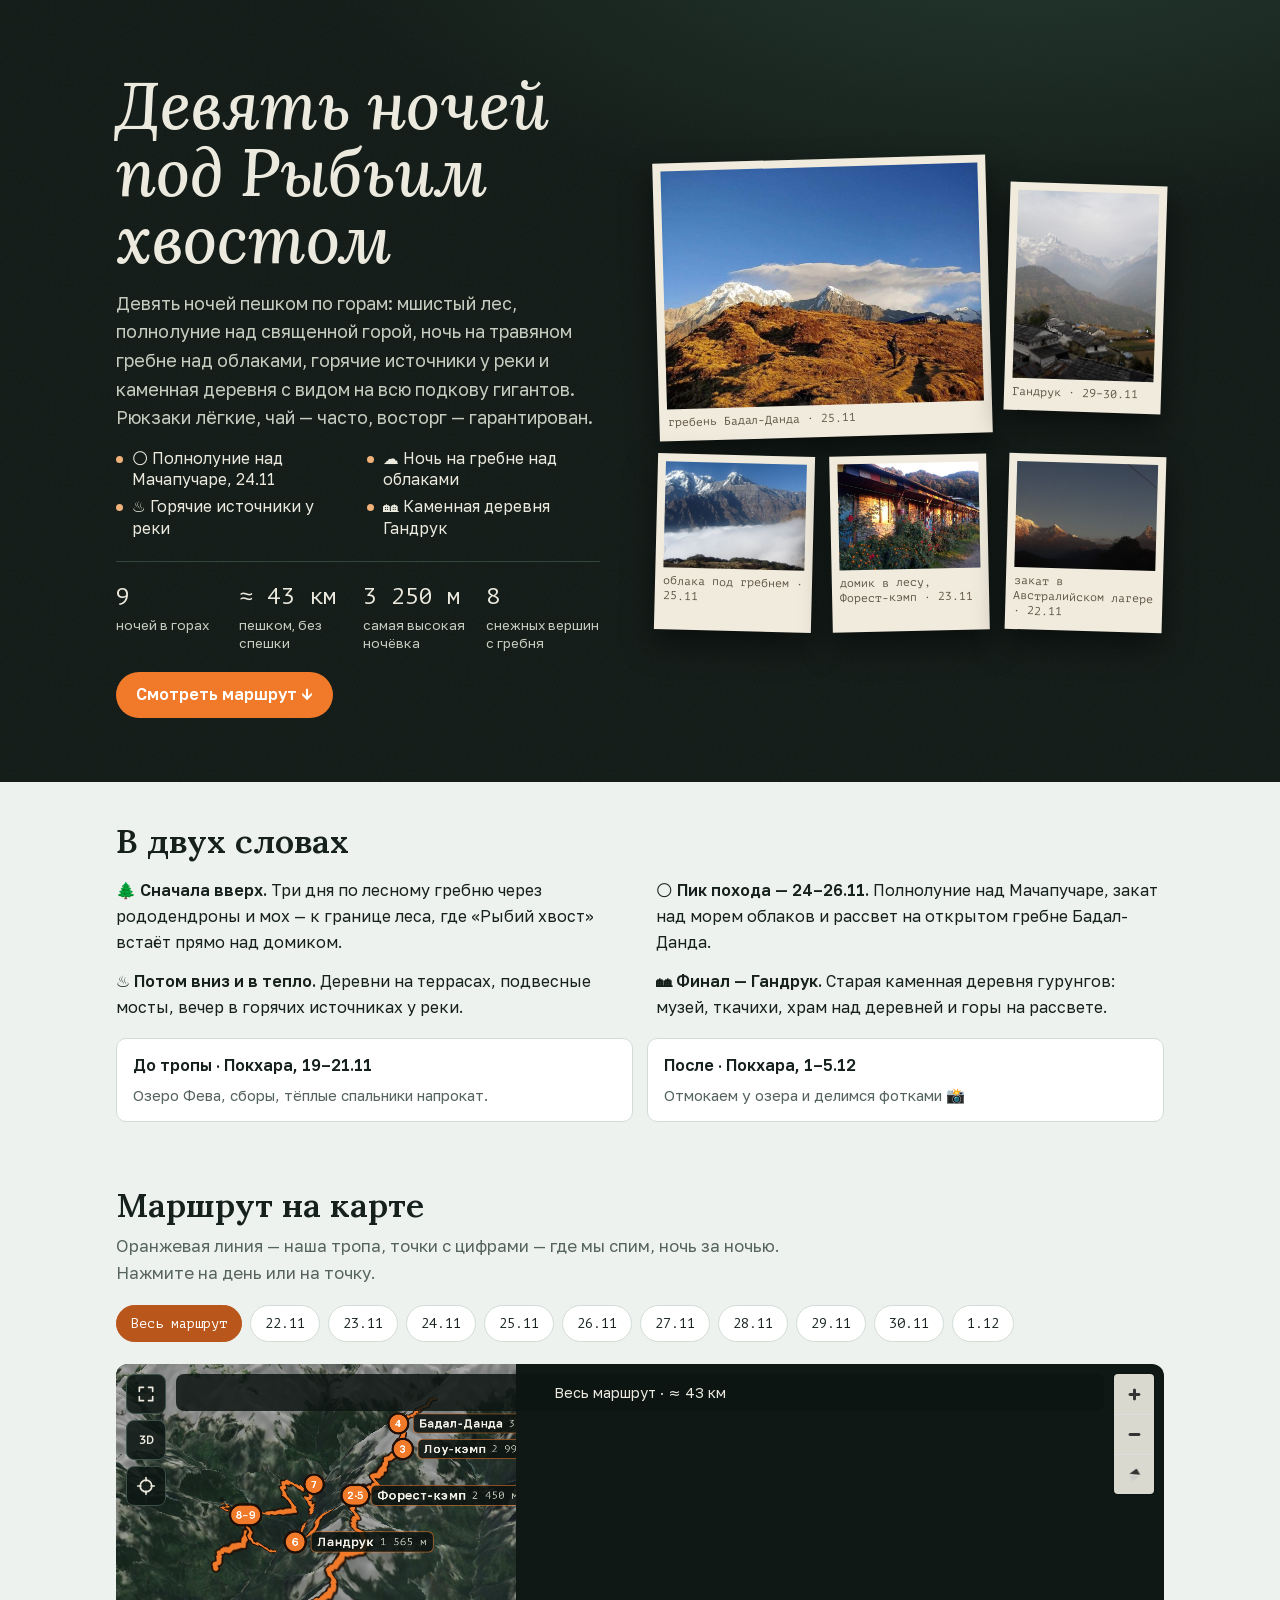
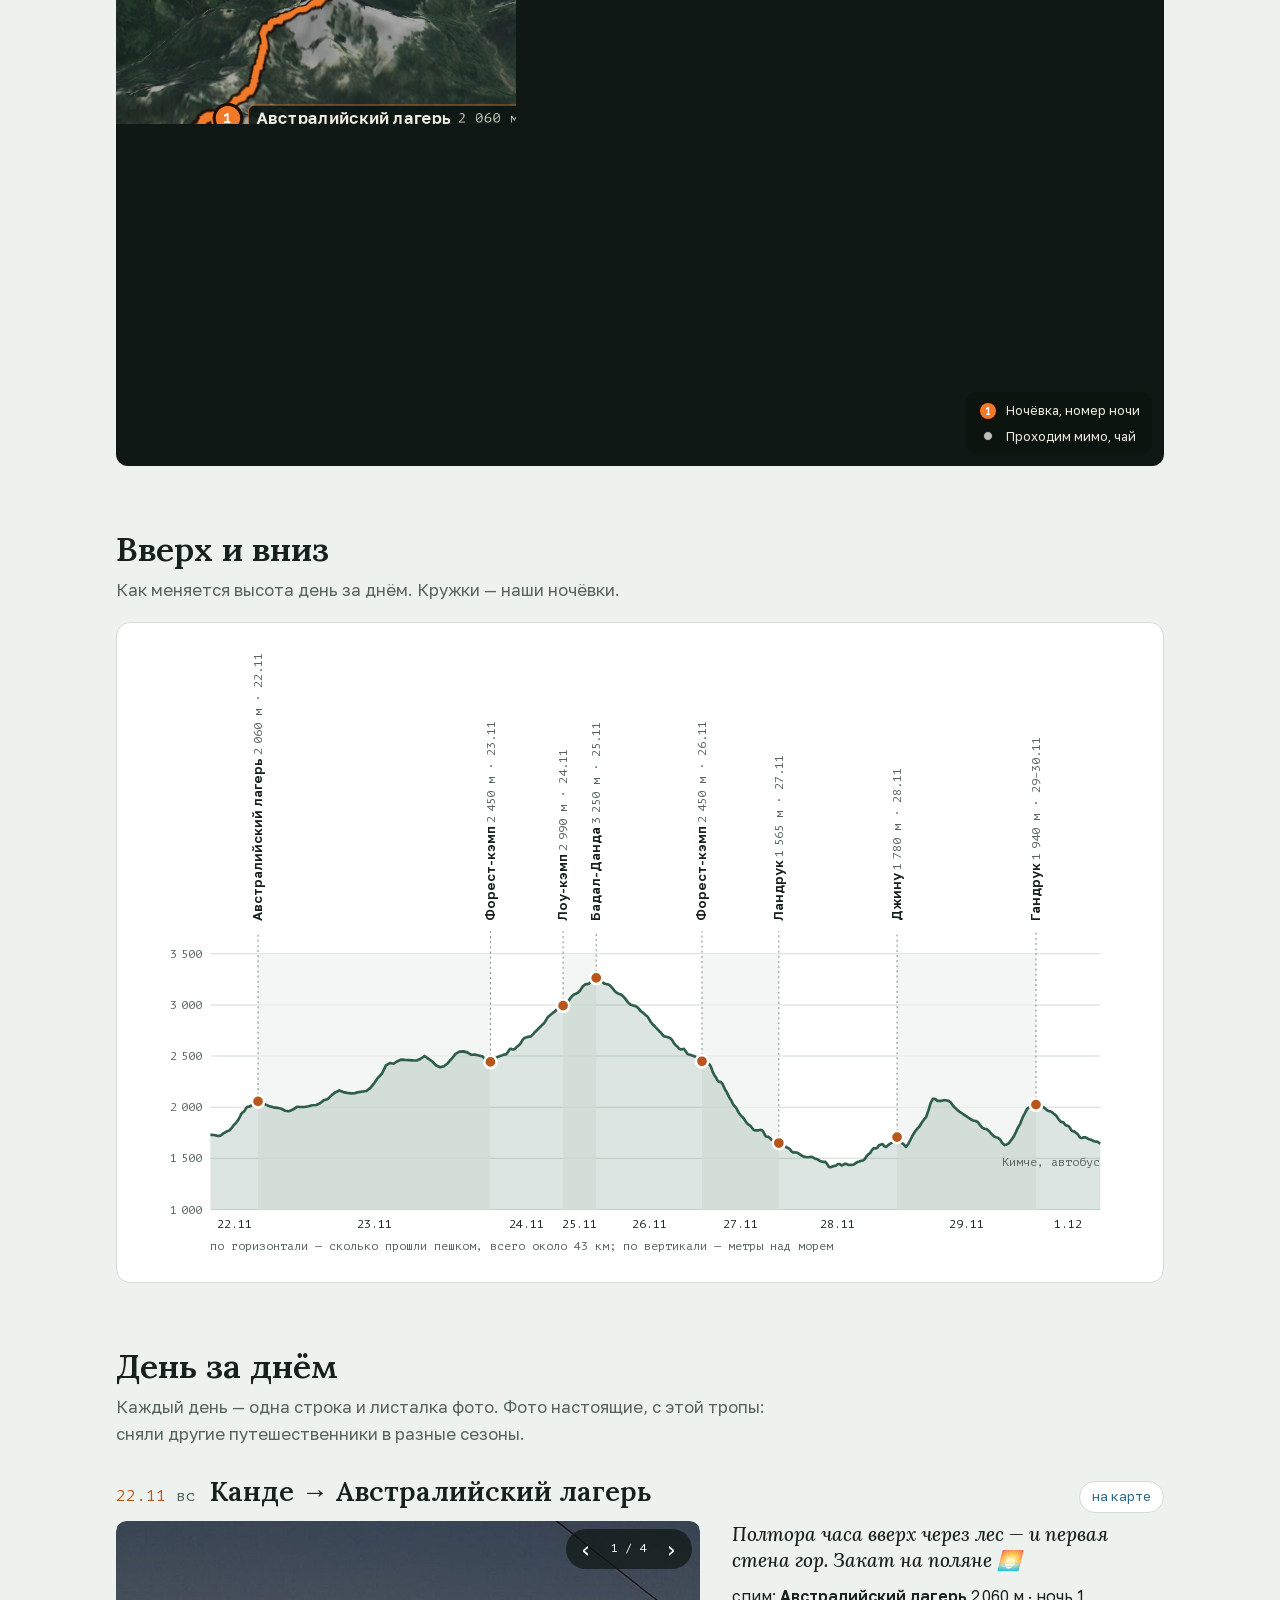
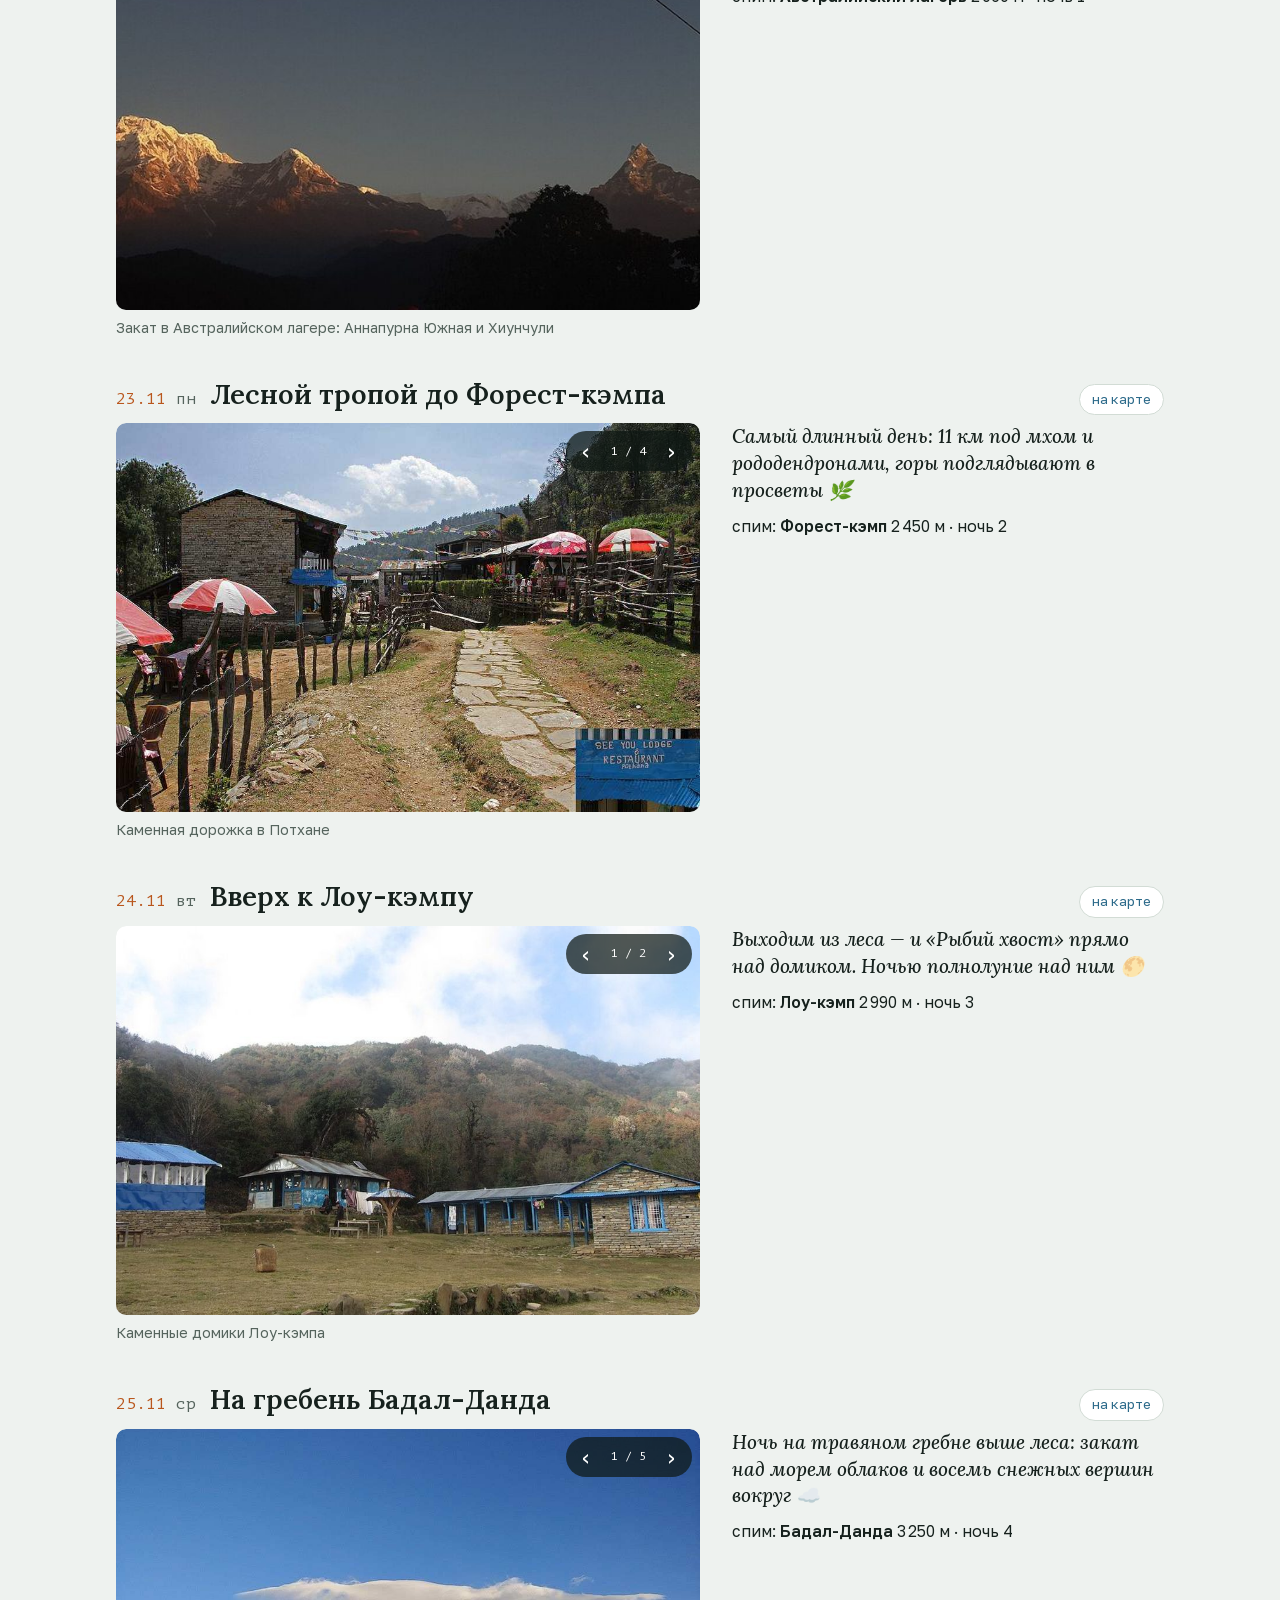
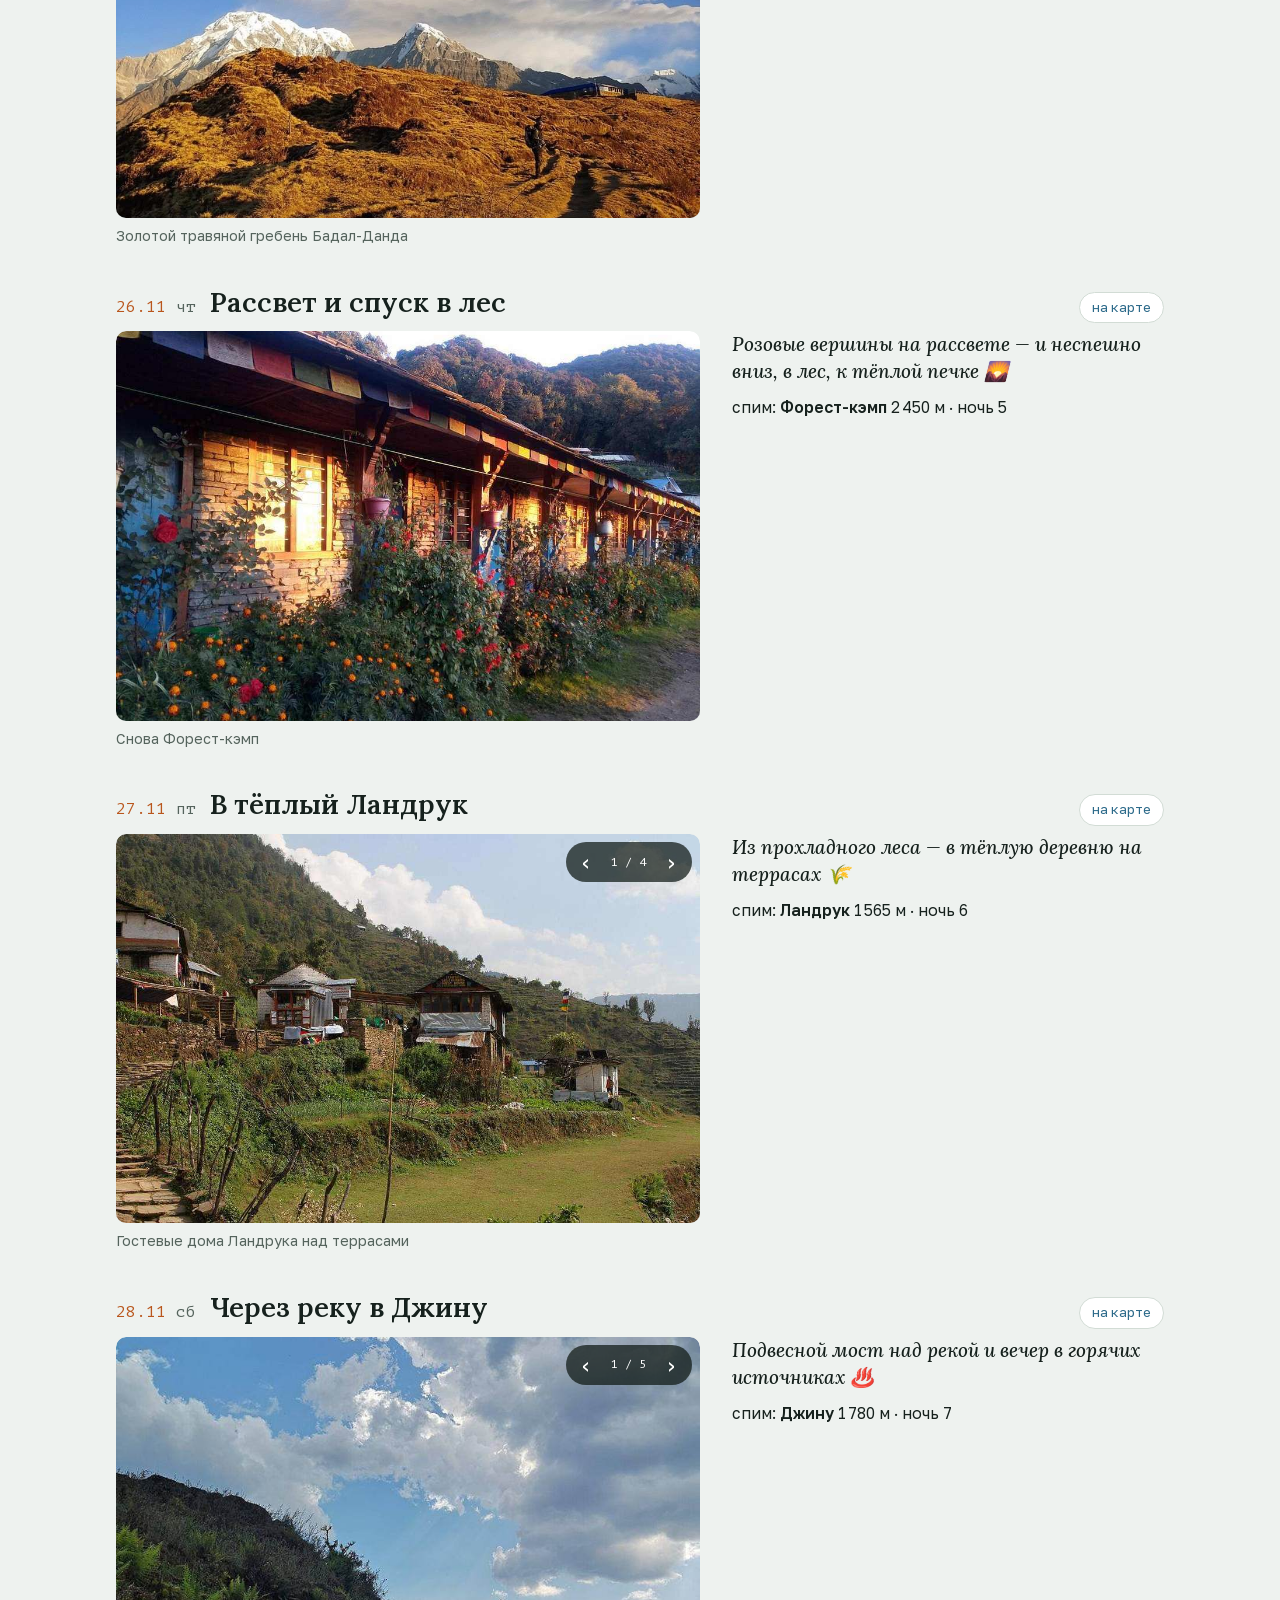
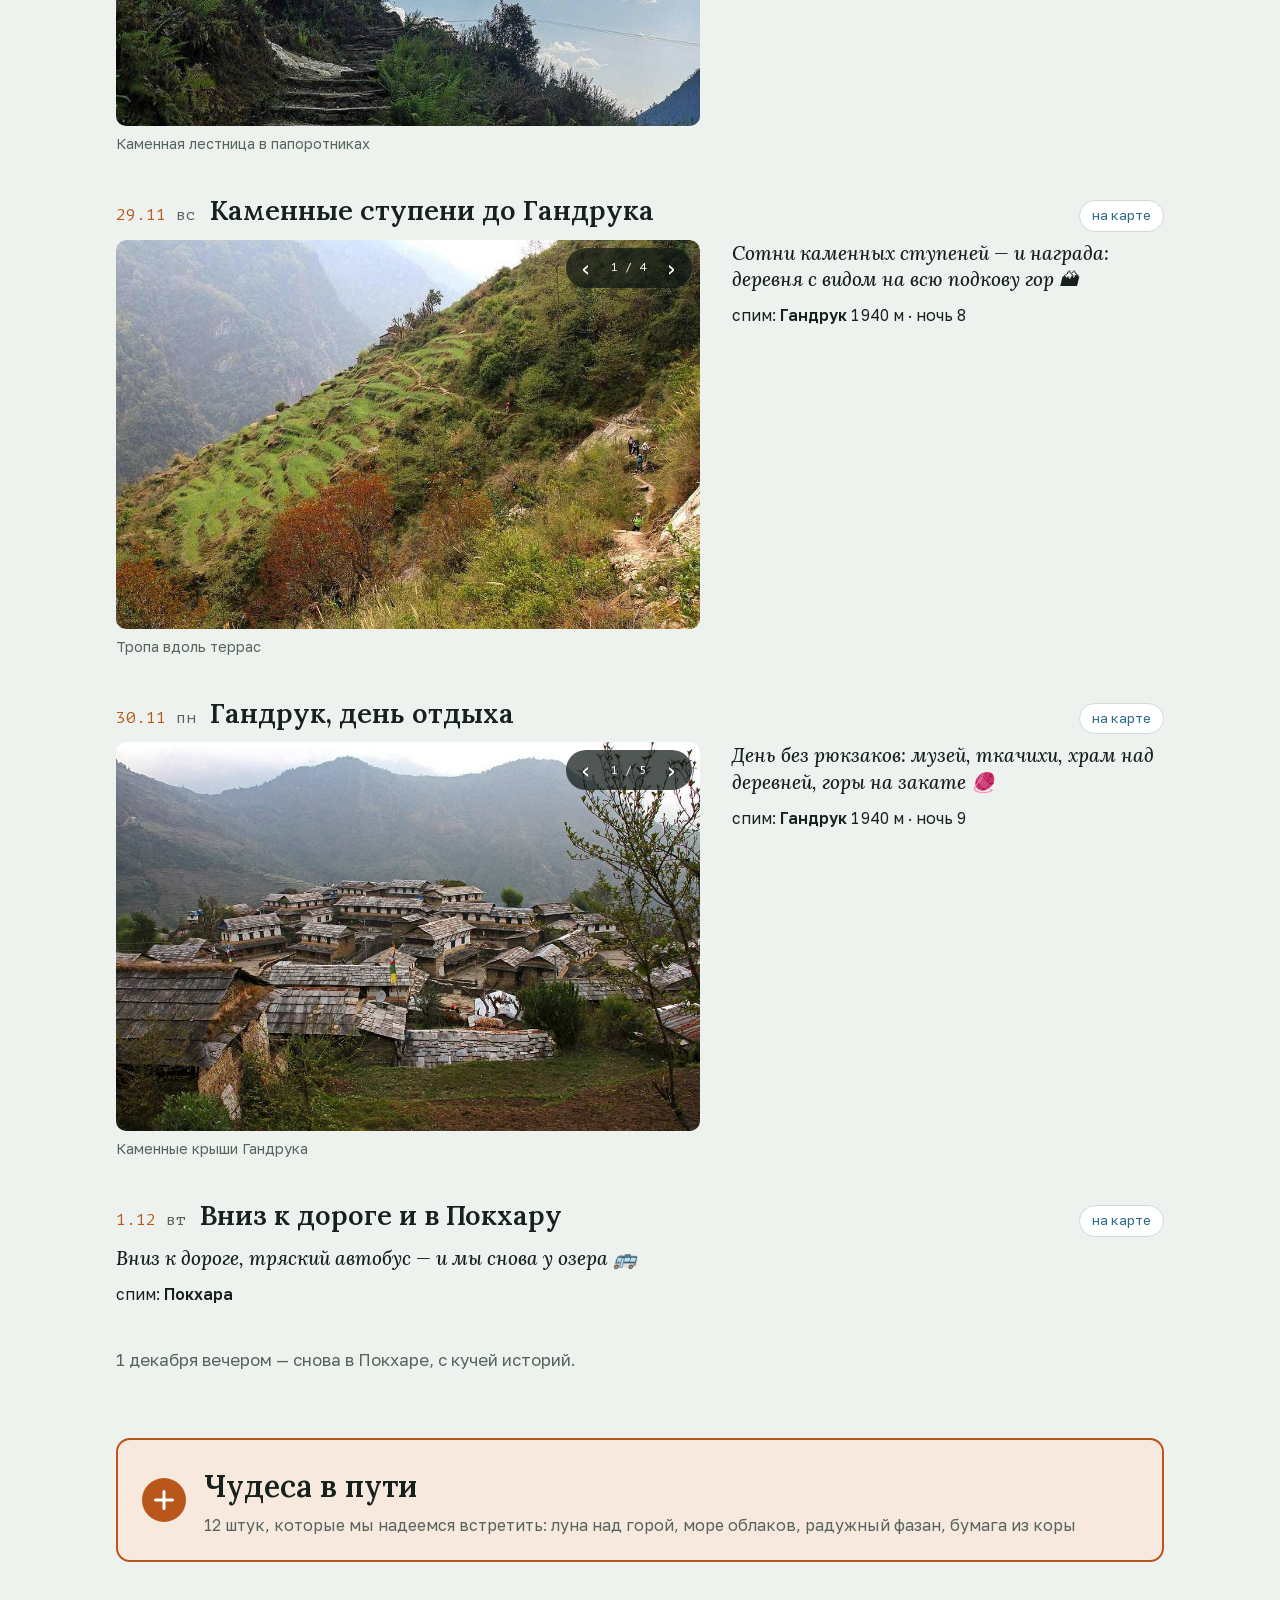
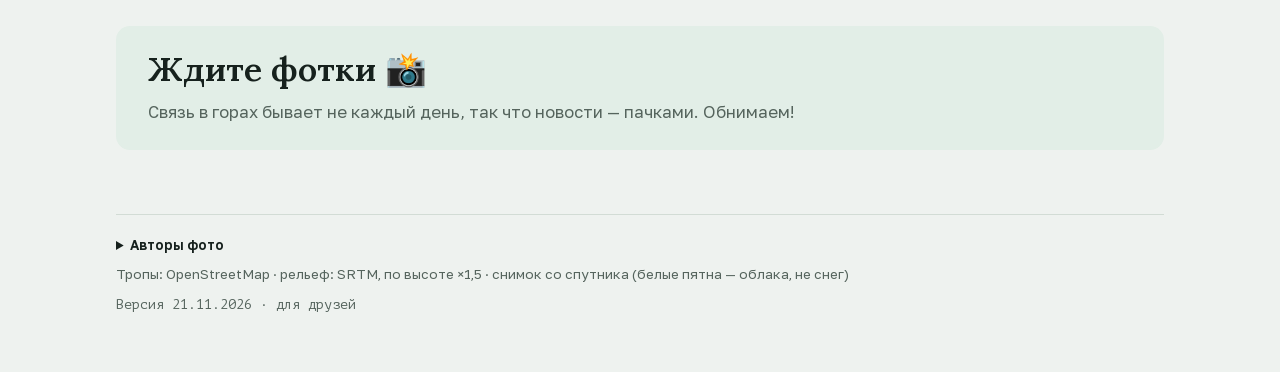
<file: index.html>
<!doctype html><html lang="ru"><head><meta name="robots" content="noindex, nofollow"><meta charset=utf8><meta name=viewport content="width=device-width,initial-scale=1,viewport-fit=cover"><style>:root{color-scheme:light;box-sizing:border-box;padding-top:env(safe-area-inset-top,0px);padding-bottom:env(safe-area-inset-bottom,0px)}html{scroll-padding-top:env(safe-area-inset-top,0px)}body{margin:0;padding:0;font:14px -apple-system,BlinkMacSystemFont,sans-serif;background:#fff;color:#000}img{max-width:100%}[hidden]:not([hidden=until-found i]){display:none!important}</style><script>
addEventListener('error',function(e){var i=e.target;if(!i||i.tagName!=='IMG')return;var n=+(i.dataset.retry||0);if(n>=3)return;i.dataset.retry=n+1;var s=i.getAttribute('src').split('?')[0];setTimeout(function(){i.src=s+'?r='+(n+1);},800*(n+1));},true);
</script>
</head><body>
<title>Девять ночей под Рыбьим хвостом</title>
<meta name="claude:viewport-fit-sides" content="cover">

<link rel="stylesheet" href="fonts/fonts.css">
<style>.maplibregl-map{font:12px/20px Helvetica Neue,Arial,Helvetica,sans-serif;overflow:hidden;position:relative;-webkit-tap-highlight-color:rgb(0 0 0/0)}.maplibregl-canvas{left:0;position:absolute;top:0}.maplibregl-map:fullscreen{height:100%;width:100%}.maplibregl-ctrl-group button.maplibregl-ctrl-compass{touch-action:none}.maplibregl-canvas-container.maplibregl-interactive,.maplibregl-ctrl-group button.maplibregl-ctrl-compass{cursor:grab;-webkit-user-select:none;-moz-user-select:none;user-select:none}.maplibregl-canvas-container.maplibregl-interactive.maplibregl-track-pointer{cursor:pointer}.maplibregl-canvas-container.maplibregl-interactive:active,.maplibregl-ctrl-group button.maplibregl-ctrl-compass:active{cursor:grabbing}.maplibregl-canvas-container.maplibregl-touch-zoom-rotate,.maplibregl-canvas-container.maplibregl-touch-zoom-rotate .maplibregl-canvas{touch-action:pan-x pan-y}.maplibregl-canvas-container.maplibregl-touch-drag-pan,.maplibregl-canvas-container.maplibregl-touch-drag-pan .maplibregl-canvas{touch-action:pinch-zoom}.maplibregl-canvas-container.maplibregl-touch-zoom-rotate.maplibregl-touch-drag-pan,.maplibregl-canvas-container.maplibregl-touch-zoom-rotate.maplibregl-touch-drag-pan .maplibregl-canvas{touch-action:none}.maplibregl-canvas-container.maplibregl-touch-drag-pan.maplibregl-cooperative-gestures,.maplibregl-canvas-container.maplibregl-touch-drag-pan.maplibregl-cooperative-gestures .maplibregl-canvas{touch-action:pan-x pan-y}.maplibregl-ctrl-bottom-left,.maplibregl-ctrl-bottom-right,.maplibregl-ctrl-top-left,.maplibregl-ctrl-top-right{pointer-events:none;position:absolute;z-index:2}.maplibregl-ctrl-top-left{left:0;top:0}.maplibregl-ctrl-top-right{right:0;top:0}.maplibregl-ctrl-bottom-left{bottom:0;left:0}.maplibregl-ctrl-bottom-right{bottom:0;right:0}.maplibregl-ctrl{clear:both;pointer-events:auto;transform:translate(0)}.maplibregl-ctrl-top-left .maplibregl-ctrl{float:left;margin:10px 0 0 10px}.maplibregl-ctrl-top-right .maplibregl-ctrl{float:right;margin:10px 10px 0 0}.maplibregl-ctrl-bottom-left .maplibregl-ctrl{float:left;margin:0 0 10px 10px}.maplibregl-ctrl-bottom-right .maplibregl-ctrl{float:right;margin:0 10px 10px 0}.maplibregl-ctrl-group{background:#fff;border-radius:4px}.maplibregl-ctrl-group:not(:empty){box-shadow:0 0 0 2px rgba(0,0,0,.1)}@media (forced-colors:active){.maplibregl-ctrl-group:not(:empty){box-shadow:0 0 0 2px ButtonText}}.maplibregl-ctrl-group button{background-color:transparent;border:0;box-sizing:border-box;cursor:pointer;display:block;height:29px;outline:none;padding:0;width:29px}.maplibregl-ctrl-group button+button{border-top:1px solid #ddd}.maplibregl-ctrl button .maplibregl-ctrl-icon{background-position:50%;background-repeat:no-repeat;display:block;height:100%;width:100%}@media (forced-colors:active){.maplibregl-ctrl-icon{background-color:transparent}.maplibregl-ctrl-group button+button{border-top:1px solid ButtonText}}.maplibregl-ctrl button::-moz-focus-inner{border:0;padding:0}.maplibregl-ctrl-attrib-button:focus,.maplibregl-ctrl-group button:focus{box-shadow:0 0 2px 2px #0096ff}.maplibregl-ctrl button:disabled{cursor:not-allowed}.maplibregl-ctrl button:disabled .maplibregl-ctrl-icon{opacity:.25}@media (hover:hover){.maplibregl-ctrl button:not(:disabled):hover{background-color:rgba(0,0,0,.05)}}.maplibregl-ctrl button:not(:disabled):active{background-color:rgba(0,0,0,.05)}.maplibregl-ctrl-group button:focus:focus-visible{box-shadow:0 0 2px 2px #0096ff}.maplibregl-ctrl-group button:focus:not(:focus-visible){box-shadow:none}.maplibregl-ctrl-group button:focus:first-child{border-radius:4px 4px 0 0}.maplibregl-ctrl-group button:focus:last-child{border-radius:0 0 4px 4px}.maplibregl-ctrl-group button:focus:only-child{border-radius:inherit}.maplibregl-ctrl button.maplibregl-ctrl-zoom-out .maplibregl-ctrl-icon{background-image:url("data:image/svg+xml;charset=utf-8,%3Csvg xmlns='http://www.w3.org/2000/svg' width='29' height='29' fill='%23333' viewBox='0 0 29 29'%3E%3Cpath d='M10 13c-.75 0-1.5.75-1.5 1.5S9.25 16 10 16h9c.75 0 1.5-.75 1.5-1.5S19.75 13 19 13z'/%3E%3C/svg%3E")}.maplibregl-ctrl button.maplibregl-ctrl-zoom-in .maplibregl-ctrl-icon{background-image:url("data:image/svg+xml;charset=utf-8,%3Csvg xmlns='http://www.w3.org/2000/svg' width='29' height='29' fill='%23333' viewBox='0 0 29 29'%3E%3Cpath d='M14.5 8.5c-.75 0-1.5.75-1.5 1.5v3h-3c-.75 0-1.5.75-1.5 1.5S9.25 16 10 16h3v3c0 .75.75 1.5 1.5 1.5S16 19.75 16 19v-3h3c.75 0 1.5-.75 1.5-1.5S19.75 13 19 13h-3v-3c0-.75-.75-1.5-1.5-1.5'/%3E%3C/svg%3E")}@media (forced-colors:active){.maplibregl-ctrl button.maplibregl-ctrl-zoom-out .maplibregl-ctrl-icon{background-image:url("data:image/svg+xml;charset=utf-8,%3Csvg xmlns='http://www.w3.org/2000/svg' width='29' height='29' fill='%23fff' viewBox='0 0 29 29'%3E%3Cpath d='M10 13c-.75 0-1.5.75-1.5 1.5S9.25 16 10 16h9c.75 0 1.5-.75 1.5-1.5S19.75 13 19 13z'/%3E%3C/svg%3E")}.maplibregl-ctrl button.maplibregl-ctrl-zoom-in .maplibregl-ctrl-icon{background-image:url("data:image/svg+xml;charset=utf-8,%3Csvg xmlns='http://www.w3.org/2000/svg' width='29' height='29' fill='%23fff' viewBox='0 0 29 29'%3E%3Cpath d='M14.5 8.5c-.75 0-1.5.75-1.5 1.5v3h-3c-.75 0-1.5.75-1.5 1.5S9.25 16 10 16h3v3c0 .75.75 1.5 1.5 1.5S16 19.75 16 19v-3h3c.75 0 1.5-.75 1.5-1.5S19.75 13 19 13h-3v-3c0-.75-.75-1.5-1.5-1.5'/%3E%3C/svg%3E")}}@media (forced-colors:active) and (prefers-color-scheme:light){.maplibregl-ctrl button.maplibregl-ctrl-zoom-out .maplibregl-ctrl-icon{background-image:url("data:image/svg+xml;charset=utf-8,%3Csvg xmlns='http://www.w3.org/2000/svg' width='29' height='29' viewBox='0 0 29 29'%3E%3Cpath d='M10 13c-.75 0-1.5.75-1.5 1.5S9.25 16 10 16h9c.75 0 1.5-.75 1.5-1.5S19.75 13 19 13z'/%3E%3C/svg%3E")}.maplibregl-ctrl button.maplibregl-ctrl-zoom-in .maplibregl-ctrl-icon{background-image:url("data:image/svg+xml;charset=utf-8,%3Csvg xmlns='http://www.w3.org/2000/svg' width='29' height='29' viewBox='0 0 29 29'%3E%3Cpath d='M14.5 8.5c-.75 0-1.5.75-1.5 1.5v3h-3c-.75 0-1.5.75-1.5 1.5S9.25 16 10 16h3v3c0 .75.75 1.5 1.5 1.5S16 19.75 16 19v-3h3c.75 0 1.5-.75 1.5-1.5S19.75 13 19 13h-3v-3c0-.75-.75-1.5-1.5-1.5'/%3E%3C/svg%3E")}}.maplibregl-ctrl button.maplibregl-ctrl-fullscreen .maplibregl-ctrl-icon{background-image:url("data:image/svg+xml;charset=utf-8,%3Csvg xmlns='http://www.w3.org/2000/svg' width='29' height='29' fill='%23333' viewBox='0 0 29 29'%3E%3Cpath d='M24 16v5.5c0 1.75-.75 2.5-2.5 2.5H16v-1l3-1.5-4-5.5 1-1 5.5 4 1.5-3zM6 16l1.5 3 5.5-4 1 1-4 5.5 3 1.5v1H7.5C5.75 24 5 23.25 5 21.5V16zm7-11v1l-3 1.5 4 5.5-1 1-5.5-4L6 13H5V7.5C5 5.75 5.75 5 7.5 5zm11 2.5c0-1.75-.75-2.5-2.5-2.5H16v1l3 1.5-4 5.5 1 1 5.5-4 1.5 3h1z'/%3E%3C/svg%3E")}.maplibregl-ctrl button.maplibregl-ctrl-shrink .maplibregl-ctrl-icon{background-image:url("data:image/svg+xml;charset=utf-8,%3Csvg xmlns='http://www.w3.org/2000/svg' width='29' height='29' viewBox='0 0 29 29'%3E%3Cpath d='M18.5 16c-1.75 0-2.5.75-2.5 2.5V24h1l1.5-3 5.5 4 1-1-4-5.5 3-1.5v-1zM13 18.5c0-1.75-.75-2.5-2.5-2.5H5v1l3 1.5L4 24l1 1 5.5-4 1.5 3h1zm3-8c0 1.75.75 2.5 2.5 2.5H24v-1l-3-1.5L25 5l-1-1-5.5 4L17 5h-1zM10.5 13c1.75 0 2.5-.75 2.5-2.5V5h-1l-1.5 3L5 4 4 5l4 5.5L5 12v1z'/%3E%3C/svg%3E")}@media (forced-colors:active){.maplibregl-ctrl button.maplibregl-ctrl-fullscreen .maplibregl-ctrl-icon{background-image:url("data:image/svg+xml;charset=utf-8,%3Csvg xmlns='http://www.w3.org/2000/svg' width='29' height='29' fill='%23fff' viewBox='0 0 29 29'%3E%3Cpath d='M24 16v5.5c0 1.75-.75 2.5-2.5 2.5H16v-1l3-1.5-4-5.5 1-1 5.5 4 1.5-3zM6 16l1.5 3 5.5-4 1 1-4 5.5 3 1.5v1H7.5C5.75 24 5 23.25 5 21.5V16zm7-11v1l-3 1.5 4 5.5-1 1-5.5-4L6 13H5V7.5C5 5.75 5.75 5 7.5 5zm11 2.5c0-1.75-.75-2.5-2.5-2.5H16v1l3 1.5-4 5.5 1 1 5.5-4 1.5 3h1z'/%3E%3C/svg%3E")}.maplibregl-ctrl button.maplibregl-ctrl-shrink .maplibregl-ctrl-icon{background-image:url("data:image/svg+xml;charset=utf-8,%3Csvg xmlns='http://www.w3.org/2000/svg' width='29' height='29' fill='%23fff' viewBox='0 0 29 29'%3E%3Cpath d='M18.5 16c-1.75 0-2.5.75-2.5 2.5V24h1l1.5-3 5.5 4 1-1-4-5.5 3-1.5v-1zM13 18.5c0-1.75-.75-2.5-2.5-2.5H5v1l3 1.5L4 24l1 1 5.5-4 1.5 3h1zm3-8c0 1.75.75 2.5 2.5 2.5H24v-1l-3-1.5L25 5l-1-1-5.5 4L17 5h-1zM10.5 13c1.75 0 2.5-.75 2.5-2.5V5h-1l-1.5 3L5 4 4 5l4 5.5L5 12v1z'/%3E%3C/svg%3E")}}@media (forced-colors:active) and (prefers-color-scheme:light){.maplibregl-ctrl button.maplibregl-ctrl-fullscreen .maplibregl-ctrl-icon{background-image:url("data:image/svg+xml;charset=utf-8,%3Csvg xmlns='http://www.w3.org/2000/svg' width='29' height='29' viewBox='0 0 29 29'%3E%3Cpath d='M24 16v5.5c0 1.75-.75 2.5-2.5 2.5H16v-1l3-1.5-4-5.5 1-1 5.5 4 1.5-3zM6 16l1.5 3 5.5-4 1 1-4 5.5 3 1.5v1H7.5C5.75 24 5 23.25 5 21.5V16zm7-11v1l-3 1.5 4 5.5-1 1-5.5-4L6 13H5V7.5C5 5.75 5.75 5 7.5 5zm11 2.5c0-1.75-.75-2.5-2.5-2.5H16v1l3 1.5-4 5.5 1 1 5.5-4 1.5 3h1z'/%3E%3C/svg%3E")}.maplibregl-ctrl button.maplibregl-ctrl-shrink .maplibregl-ctrl-icon{background-image:url("data:image/svg+xml;charset=utf-8,%3Csvg xmlns='http://www.w3.org/2000/svg' width='29' height='29' viewBox='0 0 29 29'%3E%3Cpath d='M18.5 16c-1.75 0-2.5.75-2.5 2.5V24h1l1.5-3 5.5 4 1-1-4-5.5 3-1.5v-1zM13 18.5c0-1.75-.75-2.5-2.5-2.5H5v1l3 1.5L4 24l1 1 5.5-4 1.5 3h1zm3-8c0 1.75.75 2.5 2.5 2.5H24v-1l-3-1.5L25 5l-1-1-5.5 4L17 5h-1zM10.5 13c1.75 0 2.5-.75 2.5-2.5V5h-1l-1.5 3L5 4 4 5l4 5.5L5 12v1z'/%3E%3C/svg%3E")}}.maplibregl-ctrl button.maplibregl-ctrl-compass .maplibregl-ctrl-icon{background-image:url("data:image/svg+xml;charset=utf-8,%3Csvg xmlns='http://www.w3.org/2000/svg' width='29' height='29' fill='%23333' viewBox='0 0 29 29'%3E%3Cpath d='m10.5 14 4-8 4 8z'/%3E%3Cpath fill='%23ccc' d='m10.5 16 4 8 4-8z'/%3E%3C/svg%3E")}@media (forced-colors:active){.maplibregl-ctrl button.maplibregl-ctrl-compass .maplibregl-ctrl-icon{background-image:url("data:image/svg+xml;charset=utf-8,%3Csvg xmlns='http://www.w3.org/2000/svg' width='29' height='29' fill='%23fff' viewBox='0 0 29 29'%3E%3Cpath d='m10.5 14 4-8 4 8z'/%3E%3Cpath fill='%23ccc' d='m10.5 16 4 8 4-8z'/%3E%3C/svg%3E")}}@media (forced-colors:active) and (prefers-color-scheme:light){.maplibregl-ctrl button.maplibregl-ctrl-compass .maplibregl-ctrl-icon{background-image:url("data:image/svg+xml;charset=utf-8,%3Csvg xmlns='http://www.w3.org/2000/svg' width='29' height='29' viewBox='0 0 29 29'%3E%3Cpath d='m10.5 14 4-8 4 8z'/%3E%3Cpath fill='%23ccc' d='m10.5 16 4 8 4-8z'/%3E%3C/svg%3E")}}.maplibregl-ctrl button.maplibregl-ctrl-globe .maplibregl-ctrl-icon{background-image:url("data:image/svg+xml;charset=utf-8,%3Csvg xmlns='http://www.w3.org/2000/svg' width='22' height='22' fill='none' stroke='%23333' viewBox='0 0 22 22'%3E%3Ccircle cx='11' cy='11' r='8.5'/%3E%3Cpath d='M17.5 11c0 4.819-3.02 8.5-6.5 8.5S4.5 15.819 4.5 11 7.52 2.5 11 2.5s6.5 3.681 6.5 8.5Z'/%3E%3Cpath d='M13.5 11c0 2.447-.331 4.64-.853 6.206-.262.785-.562 1.384-.872 1.777-.314.399-.58.517-.775.517s-.461-.118-.775-.517c-.31-.393-.61-.992-.872-1.777C8.831 15.64 8.5 13.446 8.5 11s.331-4.64.853-6.206c.262-.785.562-1.384.872-1.777.314-.399.58-.517.775-.517s.461.118.775.517c.31.393.61.992.872 1.777.522 1.565.853 3.76.853 6.206Z'/%3E%3Cpath d='M11 7.5c-1.909 0-3.622-.166-4.845-.428-.616-.132-1.08-.283-1.379-.434a1.3 1.3 0 0 1-.224-.138q.07-.058.224-.138c.299-.151.763-.302 1.379-.434C7.378 5.666 9.091 5.5 11 5.5s3.622.166 4.845.428c.616.132 1.08.283 1.379.434.105.053.177.1.224.138q-.07.058-.224.138c-.299.151-.763.302-1.379.434-1.223.262-2.936.428-4.845.428ZM4.486 6.436ZM11 16.5c-1.909 0-3.622-.166-4.845-.428-.616-.132-1.08-.283-1.379-.434a1.3 1.3 0 0 1-.224-.138 1.3 1.3 0 0 1 .224-.138c.299-.151.763-.302 1.379-.434C7.378 14.666 9.091 14.5 11 14.5s3.622.166 4.845.428c.616.132 1.08.283 1.379.434.105.053.177.1.224.138a1.3 1.3 0 0 1-.224.138c-.299.151-.763.302-1.379.434-1.223.262-2.936.428-4.845.428Zm-6.514-1.064ZM11 12.5c-2.46 0-4.672-.222-6.255-.574-.796-.177-1.406-.38-1.805-.59a1.5 1.5 0 0 1-.39-.272.3.3 0 0 1-.047-.064.3.3 0 0 1 .048-.064c.066-.073.189-.167.389-.272.399-.21 1.009-.413 1.805-.59C6.328 9.722 8.54 9.5 11 9.5s4.672.222 6.256.574c.795.177 1.405.38 1.804.59.2.105.323.2.39.272a.3.3 0 0 1 .047.064.3.3 0 0 1-.048.064 1.4 1.4 0 0 1-.389.272c-.399.21-1.009.413-1.804.59-1.584.352-3.796.574-6.256.574Zm-8.501-1.51v.002zm0 .018v.002zm17.002.002v-.002zm0-.018v-.002z'/%3E%3C/svg%3E")}.maplibregl-ctrl button.maplibregl-ctrl-globe-enabled .maplibregl-ctrl-icon{background-image:url("data:image/svg+xml;charset=utf-8,%3Csvg xmlns='http://www.w3.org/2000/svg' width='22' height='22' fill='none' stroke='%2333b5e5' viewBox='0 0 22 22'%3E%3Ccircle cx='11' cy='11' r='8.5'/%3E%3Cpath d='M17.5 11c0 4.819-3.02 8.5-6.5 8.5S4.5 15.819 4.5 11 7.52 2.5 11 2.5s6.5 3.681 6.5 8.5Z'/%3E%3Cpath d='M13.5 11c0 2.447-.331 4.64-.853 6.206-.262.785-.562 1.384-.872 1.777-.314.399-.58.517-.775.517s-.461-.118-.775-.517c-.31-.393-.61-.992-.872-1.777C8.831 15.64 8.5 13.446 8.5 11s.331-4.64.853-6.206c.262-.785.562-1.384.872-1.777.314-.399.58-.517.775-.517s.461.118.775.517c.31.393.61.992.872 1.777.522 1.565.853 3.76.853 6.206Z'/%3E%3Cpath d='M11 7.5c-1.909 0-3.622-.166-4.845-.428-.616-.132-1.08-.283-1.379-.434a1.3 1.3 0 0 1-.224-.138q.07-.058.224-.138c.299-.151.763-.302 1.379-.434C7.378 5.666 9.091 5.5 11 5.5s3.622.166 4.845.428c.616.132 1.08.283 1.379.434.105.053.177.1.224.138q-.07.058-.224.138c-.299.151-.763.302-1.379.434-1.223.262-2.936.428-4.845.428ZM4.486 6.436ZM11 16.5c-1.909 0-3.622-.166-4.845-.428-.616-.132-1.08-.283-1.379-.434a1.3 1.3 0 0 1-.224-.138 1.3 1.3 0 0 1 .224-.138c.299-.151.763-.302 1.379-.434C7.378 14.666 9.091 14.5 11 14.5s3.622.166 4.845.428c.616.132 1.08.283 1.379.434.105.053.177.1.224.138a1.3 1.3 0 0 1-.224.138c-.299.151-.763.302-1.379.434-1.223.262-2.936.428-4.845.428Zm-6.514-1.064ZM11 12.5c-2.46 0-4.672-.222-6.255-.574-.796-.177-1.406-.38-1.805-.59a1.5 1.5 0 0 1-.39-.272.3.3 0 0 1-.047-.064.3.3 0 0 1 .048-.064c.066-.073.189-.167.389-.272.399-.21 1.009-.413 1.805-.59C6.328 9.722 8.54 9.5 11 9.5s4.672.222 6.256.574c.795.177 1.405.38 1.804.59.2.105.323.2.39.272a.3.3 0 0 1 .047.064.3.3 0 0 1-.048.064 1.4 1.4 0 0 1-.389.272c-.399.21-1.009.413-1.804.59-1.584.352-3.796.574-6.256.574Zm-8.501-1.51v.002zm0 .018v.002zm17.002.002v-.002zm0-.018v-.002z'/%3E%3C/svg%3E")}.maplibregl-ctrl button.maplibregl-ctrl-terrain .maplibregl-ctrl-icon{background-image:url("data:image/svg+xml;charset=utf-8,%3Csvg xmlns='http://www.w3.org/2000/svg' width='22' height='22' fill='%23333' viewBox='0 0 22 22'%3E%3Cpath d='m1.754 13.406 4.453-4.851 3.09 3.09 3.281 3.277.969-.969-3.309-3.312 3.844-4.121 6.148 6.886h1.082v-.855l-7.207-8.07-4.84 5.187L6.169 6.57l-5.48 5.965v.871ZM.688 16.844h20.625v1.375H.688Zm0 0'/%3E%3C/svg%3E")}.maplibregl-ctrl button.maplibregl-ctrl-terrain-enabled .maplibregl-ctrl-icon{background-image:url("data:image/svg+xml;charset=utf-8,%3Csvg xmlns='http://www.w3.org/2000/svg' width='22' height='22' fill='%2333b5e5' viewBox='0 0 22 22'%3E%3Cpath d='m1.754 13.406 4.453-4.851 3.09 3.09 3.281 3.277.969-.969-3.309-3.312 3.844-4.121 6.148 6.886h1.082v-.855l-7.207-8.07-4.84 5.187L6.169 6.57l-5.48 5.965v.871ZM.688 16.844h20.625v1.375H.688Zm0 0'/%3E%3C/svg%3E")}.maplibregl-ctrl button.maplibregl-ctrl-geolocate .maplibregl-ctrl-icon{background-image:url("data:image/svg+xml;charset=utf-8,%3Csvg xmlns='http://www.w3.org/2000/svg' width='29' height='29' fill='%23333' viewBox='0 0 20 20'%3E%3Cpath d='M10 4C9 4 9 5 9 5v.1A5 5 0 0 0 5.1 9H5s-1 0-1 1 1 1 1 1h.1A5 5 0 0 0 9 14.9v.1s0 1 1 1 1-1 1-1v-.1a5 5 0 0 0 3.9-3.9h.1s1 0 1-1-1-1-1-1h-.1A5 5 0 0 0 11 5.1V5s0-1-1-1m0 2.5a3.5 3.5 0 1 1 0 7 3.5 3.5 0 1 1 0-7'/%3E%3Ccircle cx='10' cy='10' r='2'/%3E%3C/svg%3E")}.maplibregl-ctrl button.maplibregl-ctrl-geolocate:disabled .maplibregl-ctrl-icon{background-image:url("data:image/svg+xml;charset=utf-8,%3Csvg xmlns='http://www.w3.org/2000/svg' width='29' height='29' fill='%23aaa' viewBox='0 0 20 20'%3E%3Cpath d='M10 4C9 4 9 5 9 5v.1A5 5 0 0 0 5.1 9H5s-1 0-1 1 1 1 1 1h.1A5 5 0 0 0 9 14.9v.1s0 1 1 1 1-1 1-1v-.1a5 5 0 0 0 3.9-3.9h.1s1 0 1-1-1-1-1-1h-.1A5 5 0 0 0 11 5.1V5s0-1-1-1m0 2.5a3.5 3.5 0 1 1 0 7 3.5 3.5 0 1 1 0-7'/%3E%3Ccircle cx='10' cy='10' r='2'/%3E%3Cpath fill='red' d='m14 5 1 1-9 9-1-1z'/%3E%3C/svg%3E")}.maplibregl-ctrl button.maplibregl-ctrl-geolocate.maplibregl-ctrl-geolocate-active .maplibregl-ctrl-icon{background-image:url("data:image/svg+xml;charset=utf-8,%3Csvg xmlns='http://www.w3.org/2000/svg' width='29' height='29' fill='%2333b5e5' viewBox='0 0 20 20'%3E%3Cpath d='M10 4C9 4 9 5 9 5v.1A5 5 0 0 0 5.1 9H5s-1 0-1 1 1 1 1 1h.1A5 5 0 0 0 9 14.9v.1s0 1 1 1 1-1 1-1v-.1a5 5 0 0 0 3.9-3.9h.1s1 0 1-1-1-1-1-1h-.1A5 5 0 0 0 11 5.1V5s0-1-1-1m0 2.5a3.5 3.5 0 1 1 0 7 3.5 3.5 0 1 1 0-7'/%3E%3Ccircle cx='10' cy='10' r='2'/%3E%3C/svg%3E")}.maplibregl-ctrl button.maplibregl-ctrl-geolocate.maplibregl-ctrl-geolocate-active-error .maplibregl-ctrl-icon{background-image:url("data:image/svg+xml;charset=utf-8,%3Csvg xmlns='http://www.w3.org/2000/svg' width='29' height='29' fill='%23e58978' viewBox='0 0 20 20'%3E%3Cpath d='M10 4C9 4 9 5 9 5v.1A5 5 0 0 0 5.1 9H5s-1 0-1 1 1 1 1 1h.1A5 5 0 0 0 9 14.9v.1s0 1 1 1 1-1 1-1v-.1a5 5 0 0 0 3.9-3.9h.1s1 0 1-1-1-1-1-1h-.1A5 5 0 0 0 11 5.1V5s0-1-1-1m0 2.5a3.5 3.5 0 1 1 0 7 3.5 3.5 0 1 1 0-7'/%3E%3Ccircle cx='10' cy='10' r='2'/%3E%3C/svg%3E")}.maplibregl-ctrl button.maplibregl-ctrl-geolocate.maplibregl-ctrl-geolocate-background .maplibregl-ctrl-icon{background-image:url("data:image/svg+xml;charset=utf-8,%3Csvg xmlns='http://www.w3.org/2000/svg' width='29' height='29' fill='%2333b5e5' viewBox='0 0 20 20'%3E%3Cpath d='M10 4C9 4 9 5 9 5v.1A5 5 0 0 0 5.1 9H5s-1 0-1 1 1 1 1 1h.1A5 5 0 0 0 9 14.9v.1s0 1 1 1 1-1 1-1v-.1a5 5 0 0 0 3.9-3.9h.1s1 0 1-1-1-1-1-1h-.1A5 5 0 0 0 11 5.1V5s0-1-1-1m0 2.5a3.5 3.5 0 1 1 0 7 3.5 3.5 0 1 1 0-7'/%3E%3C/svg%3E")}.maplibregl-ctrl button.maplibregl-ctrl-geolocate.maplibregl-ctrl-geolocate-background-error .maplibregl-ctrl-icon{background-image:url("data:image/svg+xml;charset=utf-8,%3Csvg xmlns='http://www.w3.org/2000/svg' width='29' height='29' fill='%23e54e33' viewBox='0 0 20 20'%3E%3Cpath d='M10 4C9 4 9 5 9 5v.1A5 5 0 0 0 5.1 9H5s-1 0-1 1 1 1 1 1h.1A5 5 0 0 0 9 14.9v.1s0 1 1 1 1-1 1-1v-.1a5 5 0 0 0 3.9-3.9h.1s1 0 1-1-1-1-1-1h-.1A5 5 0 0 0 11 5.1V5s0-1-1-1m0 2.5a3.5 3.5 0 1 1 0 7 3.5 3.5 0 1 1 0-7'/%3E%3C/svg%3E")}.maplibregl-ctrl button.maplibregl-ctrl-geolocate.maplibregl-ctrl-geolocate-waiting .maplibregl-ctrl-icon{animation:maplibregl-spin 2s linear infinite}@media (forced-colors:active){.maplibregl-ctrl button.maplibregl-ctrl-geolocate .maplibregl-ctrl-icon{background-image:url("data:image/svg+xml;charset=utf-8,%3Csvg xmlns='http://www.w3.org/2000/svg' width='29' height='29' fill='%23fff' viewBox='0 0 20 20'%3E%3Cpath d='M10 4C9 4 9 5 9 5v.1A5 5 0 0 0 5.1 9H5s-1 0-1 1 1 1 1 1h.1A5 5 0 0 0 9 14.9v.1s0 1 1 1 1-1 1-1v-.1a5 5 0 0 0 3.9-3.9h.1s1 0 1-1-1-1-1-1h-.1A5 5 0 0 0 11 5.1V5s0-1-1-1m0 2.5a3.5 3.5 0 1 1 0 7 3.5 3.5 0 1 1 0-7'/%3E%3Ccircle cx='10' cy='10' r='2'/%3E%3C/svg%3E")}.maplibregl-ctrl button.maplibregl-ctrl-geolocate:disabled .maplibregl-ctrl-icon{background-image:url("data:image/svg+xml;charset=utf-8,%3Csvg xmlns='http://www.w3.org/2000/svg' width='29' height='29' fill='%23999' viewBox='0 0 20 20'%3E%3Cpath d='M10 4C9 4 9 5 9 5v.1A5 5 0 0 0 5.1 9H5s-1 0-1 1 1 1 1 1h.1A5 5 0 0 0 9 14.9v.1s0 1 1 1 1-1 1-1v-.1a5 5 0 0 0 3.9-3.9h.1s1 0 1-1-1-1-1-1h-.1A5 5 0 0 0 11 5.1V5s0-1-1-1m0 2.5a3.5 3.5 0 1 1 0 7 3.5 3.5 0 1 1 0-7'/%3E%3Ccircle cx='10' cy='10' r='2'/%3E%3Cpath fill='red' d='m14 5 1 1-9 9-1-1z'/%3E%3C/svg%3E")}.maplibregl-ctrl button.maplibregl-ctrl-geolocate.maplibregl-ctrl-geolocate-active .maplibregl-ctrl-icon{background-image:url("data:image/svg+xml;charset=utf-8,%3Csvg xmlns='http://www.w3.org/2000/svg' width='29' height='29' fill='%2333b5e5' viewBox='0 0 20 20'%3E%3Cpath d='M10 4C9 4 9 5 9 5v.1A5 5 0 0 0 5.1 9H5s-1 0-1 1 1 1 1 1h.1A5 5 0 0 0 9 14.9v.1s0 1 1 1 1-1 1-1v-.1a5 5 0 0 0 3.9-3.9h.1s1 0 1-1-1-1-1-1h-.1A5 5 0 0 0 11 5.1V5s0-1-1-1m0 2.5a3.5 3.5 0 1 1 0 7 3.5 3.5 0 1 1 0-7'/%3E%3Ccircle cx='10' cy='10' r='2'/%3E%3C/svg%3E")}.maplibregl-ctrl button.maplibregl-ctrl-geolocate.maplibregl-ctrl-geolocate-active-error .maplibregl-ctrl-icon{background-image:url("data:image/svg+xml;charset=utf-8,%3Csvg xmlns='http://www.w3.org/2000/svg' width='29' height='29' fill='%23e58978' viewBox='0 0 20 20'%3E%3Cpath d='M10 4C9 4 9 5 9 5v.1A5 5 0 0 0 5.1 9H5s-1 0-1 1 1 1 1 1h.1A5 5 0 0 0 9 14.9v.1s0 1 1 1 1-1 1-1v-.1a5 5 0 0 0 3.9-3.9h.1s1 0 1-1-1-1-1-1h-.1A5 5 0 0 0 11 5.1V5s0-1-1-1m0 2.5a3.5 3.5 0 1 1 0 7 3.5 3.5 0 1 1 0-7'/%3E%3Ccircle cx='10' cy='10' r='2'/%3E%3C/svg%3E")}.maplibregl-ctrl button.maplibregl-ctrl-geolocate.maplibregl-ctrl-geolocate-background .maplibregl-ctrl-icon{background-image:url("data:image/svg+xml;charset=utf-8,%3Csvg xmlns='http://www.w3.org/2000/svg' width='29' height='29' fill='%2333b5e5' viewBox='0 0 20 20'%3E%3Cpath d='M10 4C9 4 9 5 9 5v.1A5 5 0 0 0 5.1 9H5s-1 0-1 1 1 1 1 1h.1A5 5 0 0 0 9 14.9v.1s0 1 1 1 1-1 1-1v-.1a5 5 0 0 0 3.9-3.9h.1s1 0 1-1-1-1-1-1h-.1A5 5 0 0 0 11 5.1V5s0-1-1-1m0 2.5a3.5 3.5 0 1 1 0 7 3.5 3.5 0 1 1 0-7'/%3E%3C/svg%3E")}.maplibregl-ctrl button.maplibregl-ctrl-geolocate.maplibregl-ctrl-geolocate-background-error .maplibregl-ctrl-icon{background-image:url("data:image/svg+xml;charset=utf-8,%3Csvg xmlns='http://www.w3.org/2000/svg' width='29' height='29' fill='%23e54e33' viewBox='0 0 20 20'%3E%3Cpath d='M10 4C9 4 9 5 9 5v.1A5 5 0 0 0 5.1 9H5s-1 0-1 1 1 1 1 1h.1A5 5 0 0 0 9 14.9v.1s0 1 1 1 1-1 1-1v-.1a5 5 0 0 0 3.9-3.9h.1s1 0 1-1-1-1-1-1h-.1A5 5 0 0 0 11 5.1V5s0-1-1-1m0 2.5a3.5 3.5 0 1 1 0 7 3.5 3.5 0 1 1 0-7'/%3E%3C/svg%3E")}}@media (forced-colors:active) and (prefers-color-scheme:light){.maplibregl-ctrl button.maplibregl-ctrl-geolocate .maplibregl-ctrl-icon{background-image:url("data:image/svg+xml;charset=utf-8,%3Csvg xmlns='http://www.w3.org/2000/svg' width='29' height='29' viewBox='0 0 20 20'%3E%3Cpath d='M10 4C9 4 9 5 9 5v.1A5 5 0 0 0 5.1 9H5s-1 0-1 1 1 1 1 1h.1A5 5 0 0 0 9 14.9v.1s0 1 1 1 1-1 1-1v-.1a5 5 0 0 0 3.9-3.9h.1s1 0 1-1-1-1-1-1h-.1A5 5 0 0 0 11 5.1V5s0-1-1-1m0 2.5a3.5 3.5 0 1 1 0 7 3.5 3.5 0 1 1 0-7'/%3E%3Ccircle cx='10' cy='10' r='2'/%3E%3C/svg%3E")}.maplibregl-ctrl button.maplibregl-ctrl-geolocate:disabled .maplibregl-ctrl-icon{background-image:url("data:image/svg+xml;charset=utf-8,%3Csvg xmlns='http://www.w3.org/2000/svg' width='29' height='29' fill='%23666' viewBox='0 0 20 20'%3E%3Cpath d='M10 4C9 4 9 5 9 5v.1A5 5 0 0 0 5.1 9H5s-1 0-1 1 1 1 1 1h.1A5 5 0 0 0 9 14.9v.1s0 1 1 1 1-1 1-1v-.1a5 5 0 0 0 3.9-3.9h.1s1 0 1-1-1-1-1-1h-.1A5 5 0 0 0 11 5.1V5s0-1-1-1m0 2.5a3.5 3.5 0 1 1 0 7 3.5 3.5 0 1 1 0-7'/%3E%3Ccircle cx='10' cy='10' r='2'/%3E%3Cpath fill='red' d='m14 5 1 1-9 9-1-1z'/%3E%3C/svg%3E")}}@keyframes maplibregl-spin{0%{transform:rotate(0deg)}to{transform:rotate(1turn)}}a.maplibregl-ctrl-logo{background-image:url("data:image/svg+xml;charset=utf-8,%3Csvg xmlns='http://www.w3.org/2000/svg' width='88' height='23' fill='none'%3E%3Cpath fill='%23000' fill-opacity='.4' fill-rule='evenodd' d='M17.408 16.796h-1.827l2.501-12.095h.198l3.324 6.533.988 2.19.988-2.19 3.258-6.533h.181l2.6 12.095h-1.81l-1.218-5.644-.362-1.71-.658 1.71-2.929 5.644h-.098l-2.914-5.644-.757-1.71-.345 1.71zm1.958-3.42-.726 3.663a1.255 1.255 0 0 1-1.232 1.011h-1.827a1.255 1.255 0 0 1-1.229-1.509l2.501-12.095a1.255 1.255 0 0 1 1.23-1.001h.197a1.25 1.25 0 0 1 1.12.685l3.19 6.273 3.125-6.263a1.25 1.25 0 0 1 1.123-.695h.181a1.255 1.255 0 0 1 1.227.991l1.443 6.71a5 5 0 0 1 .314-.787l.009-.016a4.6 4.6 0 0 1 1.777-1.887c.782-.46 1.668-.667 2.611-.667a4.6 4.6 0 0 1 1.7.32l.306.134c.21-.16.474-.256.759-.256h1.694a1.255 1.255 0 0 1 1.212.925 1.255 1.255 0 0 1 1.212-.925h1.711c.284 0 .545.094.755.252.613-.3 1.312-.45 2.075-.45 1.356 0 2.557.445 3.482 1.4q.47.48.763 1.064V4.701a1.255 1.255 0 0 1 1.255-1.255h1.86A1.255 1.255 0 0 1 54.44 4.7v9.194h2.217c.19 0 .37.043.532.118v-4.77c0-.356.147-.678.385-.906a2.42 2.42 0 0 1-.682-1.71c0-.665.267-1.253.735-1.7a2.45 2.45 0 0 1 1.722-.674 2.43 2.43 0 0 1 1.705.675q.318.302.504.683V4.7a1.255 1.255 0 0 1 1.255-1.255h1.744A1.255 1.255 0 0 1 65.812 4.7v3.335a4.8 4.8 0 0 1 1.526-.246c.938 0 1.817.214 2.59.69a4.47 4.47 0 0 1 1.67 1.743v-.98a1.255 1.255 0 0 1 1.256-1.256h1.777c.233 0 .451.064.639.174a3.4 3.4 0 0 1 1.567-.372c.346 0 .861.02 1.285.232a1.25 1.25 0 0 1 .689 1.004 4.7 4.7 0 0 1 .853-.588c.795-.44 1.675-.647 2.61-.647 1.385 0 2.65.39 3.525 1.396.836.938 1.168 2.173 1.168 3.528q-.001.515-.056 1.051a1.255 1.255 0 0 1-.947 1.09l.408.952a1.255 1.255 0 0 1-.477 1.552c-.418.268-.92.463-1.458.612-.613.171-1.304.244-2.049.244-1.06 0-2.043-.207-2.886-.698l-.015-.008c-.798-.48-1.419-1.135-1.818-1.963l-.004-.008a5.8 5.8 0 0 1-.548-2.512q0-.429.053-.843a1.3 1.3 0 0 1-.333-.086l-.166-.004c-.223 0-.426.062-.643.228-.03.024-.142.139-.142.59v3.883a1.255 1.255 0 0 1-1.256 1.256h-1.777a1.255 1.255 0 0 1-1.256-1.256V15.69l-.032.057a4.8 4.8 0 0 1-1.86 1.833 5.04 5.04 0 0 1-2.484.634 4.5 4.5 0 0 1-1.935-.424 1.25 1.25 0 0 1-.764.258h-1.71a1.255 1.255 0 0 1-1.256-1.255V7.687a2.4 2.4 0 0 1-.428.625c.253.23.412.561.412.93v7.553a1.255 1.255 0 0 1-1.256 1.255h-1.843a1.25 1.25 0 0 1-.894-.373c-.228.23-.544.373-.894.373H51.32a1.255 1.255 0 0 1-1.256-1.255v-1.251l-.061.117a4.7 4.7 0 0 1-1.782 1.884 4.77 4.77 0 0 1-2.485.67 5.6 5.6 0 0 1-1.485-.188l.009 2.764a1.255 1.255 0 0 1-1.255 1.259h-1.729a1.255 1.255 0 0 1-1.255-1.255v-3.537a1.255 1.255 0 0 1-1.167.793h-1.679a1.25 1.25 0 0 1-.77-.263 4.5 4.5 0 0 1-1.945.429c-.885 0-1.724-.21-2.495-.632l-.017-.01a5 5 0 0 1-1.081-.836 1.255 1.255 0 0 1-1.254 1.312h-1.81a1.255 1.255 0 0 1-1.228-.99l-.782-3.625-2.044 3.939a1.25 1.25 0 0 1-1.115.676h-.098a1.25 1.25 0 0 1-1.116-.68l-2.061-3.994zM35.92 16.63l.207-.114.223-.15q.493-.356.735-.785l.061-.118.033 1.332h1.678V9.242h-1.694l-.033 1.267q-.133-.329-.526-.658l-.032-.028a3.2 3.2 0 0 0-.668-.428l-.27-.12a3.3 3.3 0 0 0-1.235-.23q-1.136-.001-1.974.493a3.36 3.36 0 0 0-1.3 1.382q-.445.89-.444 2.074 0 1.2.51 2.107a3.8 3.8 0 0 0 1.382 1.381 3.9 3.9 0 0 0 1.893.477q.795 0 1.455-.33zm-2.789-5.38q-.576.675-.575 1.762 0 1.102.559 1.794.576.675 1.645.675a2.25 2.25 0 0 0 .934-.19 2.2 2.2 0 0 0 .468-.29l.178-.161a2.2 2.2 0 0 0 .397-.561q.244-.5.244-1.15v-.115q0-.708-.296-1.267l-.043-.077a2.2 2.2 0 0 0-.633-.709l-.13-.086-.047-.028a2.1 2.1 0 0 0-1.073-.285q-1.052 0-1.629.692zm2.316 2.706c.163-.17.28-.407.28-.83v-.114c0-.292-.06-.508-.15-.68a.96.96 0 0 0-.353-.389.85.85 0 0 0-.464-.127c-.4 0-.56.114-.664.239l-.01.012c-.148.174-.275.45-.275.945 0 .506.122.801.27.99.097.11.266.224.68.224.303 0 .504-.09.687-.269zm7.545 1.705a2.6 2.6 0 0 0 .331.423q.319.33.755.548l.173.074q.65.255 1.49.255 1.02 0 1.844-.493a3.45 3.45 0 0 0 1.316-1.4q.493-.904.493-2.089 0-1.909-.988-2.913-.988-1.02-2.584-1.02-.898 0-1.575.347a3 3 0 0 0-.415.262l-.199.166a3.4 3.4 0 0 0-.64.82V9.242h-1.712v11.553h1.729l-.017-5.134zm.53-1.138q.206.29.48.5l.155.11.053.034q.51.296 1.119.297 1.07 0 1.645-.675.577-.69.576-1.762 0-1.119-.576-1.777-.558-.675-1.645-.675-.435 0-.835.16a2 2 0 0 0-.284.136 2 2 0 0 0-.363.254 2.2 2.2 0 0 0-.46.569l-.082.162a2.6 2.6 0 0 0-.213 1.072v.115q0 .707.296 1.267l.135.211zm.964-.818a1.1 1.1 0 0 0 .367.385.94.94 0 0 0 .476.118c.423 0 .59-.117.687-.23.159-.194.28-.478.28-.95 0-.53-.133-.8-.266-.952l-.021-.025c-.078-.094-.231-.221-.68-.221a1 1 0 0 0-.503.135l-.012.007a.86.86 0 0 0-.335.343c-.073.133-.132.324-.132.614v.115a1.4 1.4 0 0 0 .14.66zm15.7-6.222q.347-.346.346-.856a1.05 1.05 0 0 0-.345-.79 1.18 1.18 0 0 0-.84-.329q-.51 0-.855.33a1.05 1.05 0 0 0-.346.79q0 .51.346.855.345.346.856.346.51 0 .839-.346zm4.337 9.314.033-1.332q.191.403.59.747l.098.081a4 4 0 0 0 .316.224l.223.122a3.2 3.2 0 0 0 1.44.322 3.8 3.8 0 0 0 1.875-.477 3.5 3.5 0 0 0 1.382-1.366q.527-.89.526-2.09 0-1.184-.444-2.073a3.24 3.24 0 0 0-1.283-1.399q-.823-.51-1.942-.51a3.5 3.5 0 0 0-1.527.344l-.086.043-.165.09a3 3 0 0 0-.33.214q-.432.315-.656.707a2 2 0 0 0-.099.198l.082-1.283V4.701h-1.744v12.095zm.473-2.509a2.5 2.5 0 0 0 .566.7q.117.098.245.18l.144.08a2.1 2.1 0 0 0 .975.232q1.07 0 1.645-.675.576-.69.576-1.778 0-1.102-.576-1.777-.56-.691-1.645-.692a2.2 2.2 0 0 0-1.015.235q-.22.113-.415.282l-.15.142a2.1 2.1 0 0 0-.42.594q-.223.479-.223 1.1v.115q0 .705.293 1.26zm2.616-.293c.157-.191.28-.479.28-.967 0-.51-.13-.79-.276-.961l-.021-.026c-.082-.1-.232-.225-.67-.225a.87.87 0 0 0-.681.279l-.012.011c-.154.155-.274.38-.274.807v.115c0 .285.057.499.144.669a1.1 1.1 0 0 0 .367.405c.137.082.28.123.455.123.423 0 .59-.118.686-.23zm8.266-3.013q.345-.13.724-.14l.069-.002q.493 0 .642.099l.247-1.794q-.196-.099-.717-.099a2.3 2.3 0 0 0-.545.063 2 2 0 0 0-.411.148 2.2 2.2 0 0 0-.4.249 2.5 2.5 0 0 0-.485.499 2.7 2.7 0 0 0-.32.581l-.05.137v-1.48h-1.778v7.553h1.777v-3.884q0-.546.159-.943a1.5 1.5 0 0 1 .466-.636 2.5 2.5 0 0 1 .399-.253 2 2 0 0 1 .224-.099zm9.784 2.656.05-.922q0-1.743-.856-2.698-.838-.97-2.584-.97-1.119-.001-2.007.493a3.46 3.46 0 0 0-1.4 1.382q-.493.906-.493 2.106 0 1.07.428 1.975.428.89 1.332 1.432.906.526 2.255.526.973 0 1.668-.185l.044-.012.135-.04q.613-.184.984-.421l-.542-1.267q-.3.162-.642.274l-.297.087q-.51.131-1.3.131-.954 0-1.497-.444a1.6 1.6 0 0 1-.192-.193q-.366-.44-.512-1.234l-.004-.021zm-5.427-1.256-.003.022h3.752v-.138q-.011-.727-.288-1.118a1 1 0 0 0-.156-.176q-.46-.428-1.316-.428-.986 0-1.494.604-.379.45-.494 1.234zm-27.053 2.77V4.7h-1.86v12.095h5.333V15.15zm7.103-5.908v7.553h-1.843V9.242h1.843z'/%3E%3Cpath fill='%23fff' d='m19.63 11.151-.757-1.71-.345 1.71-1.12 5.644h-1.827L18.083 4.7h.197l3.325 6.533.988 2.19.988-2.19L26.839 4.7h.181l2.6 12.095h-1.81l-1.218-5.644-.362-1.71-.658 1.71-2.93 5.644h-.098l-2.913-5.644zm14.836 5.81q-1.02 0-1.893-.478a3.8 3.8 0 0 1-1.381-1.382q-.51-.906-.51-2.106 0-1.185.444-2.074a3.36 3.36 0 0 1 1.3-1.382q.839-.494 1.974-.494a3.3 3.3 0 0 1 1.234.231 3.3 3.3 0 0 1 .97.575q.396.33.527.659l.033-1.267h1.694v7.553H37.18l-.033-1.332q-.279.593-1.02 1.053a3.17 3.17 0 0 1-1.662.444zm.296-1.482q.938 0 1.58-.642.642-.66.642-1.711v-.115q0-.708-.296-1.267a2.2 2.2 0 0 0-.807-.872 2.1 2.1 0 0 0-1.119-.313q-1.053 0-1.629.692-.575.675-.575 1.76 0 1.103.559 1.795.577.675 1.645.675zm6.521-6.237h1.711v1.4q.906-1.597 2.83-1.597 1.596 0 2.584 1.02.988 1.005.988 2.914 0 1.185-.493 2.09a3.46 3.46 0 0 1-1.316 1.399 3.5 3.5 0 0 1-1.844.493q-.954 0-1.662-.329a2.67 2.67 0 0 1-1.086-.97l.017 5.134h-1.728zm4.048 6.22q1.07 0 1.645-.674.577-.69.576-1.762 0-1.119-.576-1.777-.558-.675-1.645-.675-.592 0-1.12.296-.51.28-.822.823-.296.527-.296 1.234v.115q0 .708.296 1.267.313.543.823.855.51.296 1.119.297z'/%3E%3Cpath fill='%23e1e3e9' d='M51.325 4.7h1.86v10.45h3.473v1.646h-5.333zm7.12 4.542h1.843v7.553h-1.843zm.905-1.415a1.16 1.16 0 0 1-.856-.346 1.17 1.17 0 0 1-.346-.856 1.05 1.05 0 0 1 .346-.79q.346-.329.856-.329.494 0 .839.33a1.05 1.05 0 0 1 .345.79 1.16 1.16 0 0 1-.345.855q-.33.346-.84.346zm7.875 9.133a3.17 3.17 0 0 1-1.662-.444q-.723-.46-1.004-1.053l-.033 1.332h-1.71V4.701h1.743v4.657l-.082 1.283q.279-.658 1.086-1.119a3.5 3.5 0 0 1 1.778-.477q1.119 0 1.942.51a3.24 3.24 0 0 1 1.283 1.4q.445.888.444 2.072 0 1.201-.526 2.09a3.5 3.5 0 0 1-1.382 1.366 3.8 3.8 0 0 1-1.876.477zm-.296-1.481q1.069 0 1.645-.675.577-.69.577-1.778 0-1.102-.577-1.776-.56-.691-1.645-.692a2.12 2.12 0 0 0-1.58.659q-.642.641-.642 1.694v.115q0 .71.296 1.267a2.4 2.4 0 0 0 .807.872 2.1 2.1 0 0 0 1.119.313zm5.927-6.237h1.777v1.481q.263-.757.856-1.217a2.14 2.14 0 0 1 1.349-.46q.527 0 .724.098l-.247 1.794q-.149-.099-.642-.099-.774 0-1.416.494-.626.493-.626 1.58v3.883h-1.777V9.242zm9.534 7.718q-1.35 0-2.255-.526-.904-.543-1.332-1.432a4.6 4.6 0 0 1-.428-1.975q0-1.2.493-2.106a3.46 3.46 0 0 1 1.4-1.382q.889-.495 2.007-.494 1.744 0 2.584.97.855.956.856 2.7 0 .444-.05.92h-5.43q.18 1.005.708 1.45.542.443 1.497.443.79 0 1.3-.131a4 4 0 0 0 .938-.362l.542 1.267q-.411.263-1.119.46-.708.198-1.711.197zm1.596-4.558q.016-1.02-.444-1.432-.46-.428-1.316-.428-1.728 0-1.991 1.86z'/%3E%3Cpath d='M5.074 15.948a.484.657 0 0 0-.486.659v1.84a.484.657 0 0 0 .486.659h4.101a.484.657 0 0 0 .486-.659v-1.84a.484.657 0 0 0-.486-.659zm3.56 1.16H5.617v.838h3.017z' style='fill:%23fff;fill-rule:evenodd;stroke-width:1.03600001'/%3E%3Cg style='stroke-width:1.12603545'%3E%3Cpath d='M-9.408-1.416c-3.833-.025-7.056 2.912-7.08 6.615-.02 3.08 1.653 4.832 3.107 6.268.903.892 1.721 1.74 2.32 2.902l-.525-.004c-.543-.003-.992.304-1.24.639a1.87 1.87 0 0 0-.362 1.121l-.011 1.877c-.003.402.104.787.347 1.125.244.338.688.653 1.23.656l4.142.028c.542.003.99-.306 1.238-.641a1.87 1.87 0 0 0 .363-1.121l.012-1.875a1.87 1.87 0 0 0-.348-1.127c-.243-.338-.688-.653-1.23-.656l-.518-.004c.597-1.145 1.425-1.983 2.348-2.87 1.473-1.414 3.18-3.149 3.2-6.226-.016-3.59-2.923-6.684-6.993-6.707m-.006 1.1v.002c3.274.02 5.92 2.532 5.9 5.6-.017 2.706-1.39 4.026-2.863 5.44-1.034.994-2.118 2.033-2.814 3.633-.018.041-.052.055-.075.065q-.013.004-.02.01a.34.34 0 0 1-.226.084.34.34 0 0 1-.224-.086l-.092-.077c-.699-1.615-1.768-2.669-2.781-3.67-1.454-1.435-2.797-2.762-2.78-5.478.02-3.067 2.7-5.545 5.975-5.523m-.02 2.826c-1.62-.01-2.944 1.315-2.955 2.96-.01 1.646 1.295 2.988 2.916 2.999h.002c1.621.01 2.943-1.316 2.953-2.961.011-1.646-1.294-2.988-2.916-2.998m-.005 1.1c1.017.006 1.829.83 1.822 1.89s-.83 1.874-1.848 1.867c-1.018-.006-1.829-.83-1.822-1.89s.83-1.874 1.848-1.868m-2.155 11.857 4.14.025c.271.002.49.305.487.676l-.013 1.875c-.003.37-.224.67-.495.668l-4.14-.025c-.27-.002-.487-.306-.485-.676l.012-1.875c.003-.37.224-.67.494-.668' style='color:%23000;font-style:normal;font-variant:normal;font-weight:400;font-stretch:normal;font-size:medium;line-height:normal;font-family:sans-serif;font-variant-ligatures:normal;font-variant-position:normal;font-variant-caps:normal;font-variant-numeric:normal;font-variant-alternates:normal;font-feature-settings:normal;text-indent:0;text-align:start;text-decoration:none;text-decoration-line:none;text-decoration-style:solid;text-decoration-color:%23000;letter-spacing:normal;word-spacing:normal;text-transform:none;writing-mode:lr-tb;direction:ltr;text-orientation:mixed;dominant-baseline:auto;baseline-shift:baseline;text-anchor:start;white-space:normal;shape-padding:0;clip-rule:evenodd;display:inline;overflow:visible;visibility:visible;opacity:1;isolation:auto;mix-blend-mode:normal;color-interpolation:sRGB;color-interpolation-filters:linearRGB;solid-color:%23000;solid-opacity:1;vector-effect:none;fill:%23000;fill-opacity:.4;fill-rule:evenodd;stroke:none;stroke-width:2.47727823;stroke-linecap:butt;stroke-linejoin:miter;stroke-miterlimit:4;stroke-dasharray:none;stroke-dashoffset:0;stroke-opacity:1;color-rendering:auto;image-rendering:auto;shape-rendering:auto;text-rendering:auto' transform='translate(15.553 2.85)scale(.88807)'/%3E%3Cpath d='M-9.415-.316C-12.69-.338-15.37 2.14-15.39 5.207c-.017 2.716 1.326 4.041 2.78 5.477 1.013 1 2.081 2.055 2.78 3.67l.092.076a.34.34 0 0 0 .225.086.34.34 0 0 0 .227-.083l.019-.01c.022-.009.057-.024.074-.064.697-1.6 1.78-2.64 2.814-3.634 1.473-1.414 2.847-2.733 2.864-5.44.02-3.067-2.627-5.58-5.901-5.601m-.057 8.784c1.621.011 2.944-1.315 2.955-2.96.01-1.646-1.295-2.988-2.916-2.999-1.622-.01-2.945 1.315-2.955 2.96s1.295 2.989 2.916 3' style='clip-rule:evenodd;fill:%23e1e3e9;fill-opacity:1;fill-rule:evenodd;stroke:none;stroke-width:2.47727823;stroke-miterlimit:4;stroke-dasharray:none;stroke-opacity:.4' transform='translate(15.553 2.85)scale(.88807)'/%3E%3Cpath d='M-11.594 15.465c-.27-.002-.492.297-.494.668l-.012 1.876c-.003.371.214.673.485.675l4.14.027c.271.002.492-.298.495-.668l.012-1.877c.003-.37-.215-.672-.485-.674z' style='clip-rule:evenodd;fill:%23fff;fill-opacity:1;fill-rule:evenodd;stroke:none;stroke-width:2.47727823;stroke-miterlimit:4;stroke-dasharray:none;stroke-opacity:.4' transform='translate(15.553 2.85)scale(.88807)'/%3E%3C/g%3E%3C/svg%3E");background-repeat:no-repeat;cursor:pointer;display:block;height:23px;margin:0 0 -4px -4px;overflow:hidden;width:88px}a.maplibregl-ctrl-logo.maplibregl-compact{width:14px}@media (forced-colors:active){a.maplibregl-ctrl-logo{background-color:transparent;background-image:url("data:image/svg+xml;charset=utf-8,%3Csvg xmlns='http://www.w3.org/2000/svg' width='88' height='23' fill='none'%3E%3Cpath fill='%23000' fill-opacity='.4' fill-rule='evenodd' d='M17.408 16.796h-1.827l2.501-12.095h.198l3.324 6.533.988 2.19.988-2.19 3.258-6.533h.181l2.6 12.095h-1.81l-1.218-5.644-.362-1.71-.658 1.71-2.929 5.644h-.098l-2.914-5.644-.757-1.71-.345 1.71zm1.958-3.42-.726 3.663a1.255 1.255 0 0 1-1.232 1.011h-1.827a1.255 1.255 0 0 1-1.229-1.509l2.501-12.095a1.255 1.255 0 0 1 1.23-1.001h.197a1.25 1.25 0 0 1 1.12.685l3.19 6.273 3.125-6.263a1.25 1.25 0 0 1 1.123-.695h.181a1.255 1.255 0 0 1 1.227.991l1.443 6.71a5 5 0 0 1 .314-.787l.009-.016a4.6 4.6 0 0 1 1.777-1.887c.782-.46 1.668-.667 2.611-.667a4.6 4.6 0 0 1 1.7.32l.306.134c.21-.16.474-.256.759-.256h1.694a1.255 1.255 0 0 1 1.212.925 1.255 1.255 0 0 1 1.212-.925h1.711c.284 0 .545.094.755.252.613-.3 1.312-.45 2.075-.45 1.356 0 2.557.445 3.482 1.4q.47.48.763 1.064V4.701a1.255 1.255 0 0 1 1.255-1.255h1.86A1.255 1.255 0 0 1 54.44 4.7v9.194h2.217c.19 0 .37.043.532.118v-4.77c0-.356.147-.678.385-.906a2.42 2.42 0 0 1-.682-1.71c0-.665.267-1.253.735-1.7a2.45 2.45 0 0 1 1.722-.674 2.43 2.43 0 0 1 1.705.675q.318.302.504.683V4.7a1.255 1.255 0 0 1 1.255-1.255h1.744A1.255 1.255 0 0 1 65.812 4.7v3.335a4.8 4.8 0 0 1 1.526-.246c.938 0 1.817.214 2.59.69a4.47 4.47 0 0 1 1.67 1.743v-.98a1.255 1.255 0 0 1 1.256-1.256h1.777c.233 0 .451.064.639.174a3.4 3.4 0 0 1 1.567-.372c.346 0 .861.02 1.285.232a1.25 1.25 0 0 1 .689 1.004 4.7 4.7 0 0 1 .853-.588c.795-.44 1.675-.647 2.61-.647 1.385 0 2.65.39 3.525 1.396.836.938 1.168 2.173 1.168 3.528q-.001.515-.056 1.051a1.255 1.255 0 0 1-.947 1.09l.408.952a1.255 1.255 0 0 1-.477 1.552c-.418.268-.92.463-1.458.612-.613.171-1.304.244-2.049.244-1.06 0-2.043-.207-2.886-.698l-.015-.008c-.798-.48-1.419-1.135-1.818-1.963l-.004-.008a5.8 5.8 0 0 1-.548-2.512q0-.429.053-.843a1.3 1.3 0 0 1-.333-.086l-.166-.004c-.223 0-.426.062-.643.228-.03.024-.142.139-.142.59v3.883a1.255 1.255 0 0 1-1.256 1.256h-1.777a1.255 1.255 0 0 1-1.256-1.256V15.69l-.032.057a4.8 4.8 0 0 1-1.86 1.833 5.04 5.04 0 0 1-2.484.634 4.5 4.5 0 0 1-1.935-.424 1.25 1.25 0 0 1-.764.258h-1.71a1.255 1.255 0 0 1-1.256-1.255V7.687a2.4 2.4 0 0 1-.428.625c.253.23.412.561.412.93v7.553a1.255 1.255 0 0 1-1.256 1.255h-1.843a1.25 1.25 0 0 1-.894-.373c-.228.23-.544.373-.894.373H51.32a1.255 1.255 0 0 1-1.256-1.255v-1.251l-.061.117a4.7 4.7 0 0 1-1.782 1.884 4.77 4.77 0 0 1-2.485.67 5.6 5.6 0 0 1-1.485-.188l.009 2.764a1.255 1.255 0 0 1-1.255 1.259h-1.729a1.255 1.255 0 0 1-1.255-1.255v-3.537a1.255 1.255 0 0 1-1.167.793h-1.679a1.25 1.25 0 0 1-.77-.263 4.5 4.5 0 0 1-1.945.429c-.885 0-1.724-.21-2.495-.632l-.017-.01a5 5 0 0 1-1.081-.836 1.255 1.255 0 0 1-1.254 1.312h-1.81a1.255 1.255 0 0 1-1.228-.99l-.782-3.625-2.044 3.939a1.25 1.25 0 0 1-1.115.676h-.098a1.25 1.25 0 0 1-1.116-.68l-2.061-3.994zM35.92 16.63l.207-.114.223-.15q.493-.356.735-.785l.061-.118.033 1.332h1.678V9.242h-1.694l-.033 1.267q-.133-.329-.526-.658l-.032-.028a3.2 3.2 0 0 0-.668-.428l-.27-.12a3.3 3.3 0 0 0-1.235-.23q-1.136-.001-1.974.493a3.36 3.36 0 0 0-1.3 1.382q-.445.89-.444 2.074 0 1.2.51 2.107a3.8 3.8 0 0 0 1.382 1.381 3.9 3.9 0 0 0 1.893.477q.795 0 1.455-.33zm-2.789-5.38q-.576.675-.575 1.762 0 1.102.559 1.794.576.675 1.645.675a2.25 2.25 0 0 0 .934-.19 2.2 2.2 0 0 0 .468-.29l.178-.161a2.2 2.2 0 0 0 .397-.561q.244-.5.244-1.15v-.115q0-.708-.296-1.267l-.043-.077a2.2 2.2 0 0 0-.633-.709l-.13-.086-.047-.028a2.1 2.1 0 0 0-1.073-.285q-1.052 0-1.629.692zm2.316 2.706c.163-.17.28-.407.28-.83v-.114c0-.292-.06-.508-.15-.68a.96.96 0 0 0-.353-.389.85.85 0 0 0-.464-.127c-.4 0-.56.114-.664.239l-.01.012c-.148.174-.275.45-.275.945 0 .506.122.801.27.99.097.11.266.224.68.224.303 0 .504-.09.687-.269zm7.545 1.705a2.6 2.6 0 0 0 .331.423q.319.33.755.548l.173.074q.65.255 1.49.255 1.02 0 1.844-.493a3.45 3.45 0 0 0 1.316-1.4q.493-.904.493-2.089 0-1.909-.988-2.913-.988-1.02-2.584-1.02-.898 0-1.575.347a3 3 0 0 0-.415.262l-.199.166a3.4 3.4 0 0 0-.64.82V9.242h-1.712v11.553h1.729l-.017-5.134zm.53-1.138q.206.29.48.5l.155.11.053.034q.51.296 1.119.297 1.07 0 1.645-.675.577-.69.576-1.762 0-1.119-.576-1.777-.558-.675-1.645-.675-.435 0-.835.16a2 2 0 0 0-.284.136 2 2 0 0 0-.363.254 2.2 2.2 0 0 0-.46.569l-.082.162a2.6 2.6 0 0 0-.213 1.072v.115q0 .707.296 1.267l.135.211zm.964-.818a1.1 1.1 0 0 0 .367.385.94.94 0 0 0 .476.118c.423 0 .59-.117.687-.23.159-.194.28-.478.28-.95 0-.53-.133-.8-.266-.952l-.021-.025c-.078-.094-.231-.221-.68-.221a1 1 0 0 0-.503.135l-.012.007a.86.86 0 0 0-.335.343c-.073.133-.132.324-.132.614v.115a1.4 1.4 0 0 0 .14.66zm15.7-6.222q.347-.346.346-.856a1.05 1.05 0 0 0-.345-.79 1.18 1.18 0 0 0-.84-.329q-.51 0-.855.33a1.05 1.05 0 0 0-.346.79q0 .51.346.855.345.346.856.346.51 0 .839-.346zm4.337 9.314.033-1.332q.191.403.59.747l.098.081a4 4 0 0 0 .316.224l.223.122a3.2 3.2 0 0 0 1.44.322 3.8 3.8 0 0 0 1.875-.477 3.5 3.5 0 0 0 1.382-1.366q.527-.89.526-2.09 0-1.184-.444-2.073a3.24 3.24 0 0 0-1.283-1.399q-.823-.51-1.942-.51a3.5 3.5 0 0 0-1.527.344l-.086.043-.165.09a3 3 0 0 0-.33.214q-.432.315-.656.707a2 2 0 0 0-.099.198l.082-1.283V4.701h-1.744v12.095zm.473-2.509a2.5 2.5 0 0 0 .566.7q.117.098.245.18l.144.08a2.1 2.1 0 0 0 .975.232q1.07 0 1.645-.675.576-.69.576-1.778 0-1.102-.576-1.777-.56-.691-1.645-.692a2.2 2.2 0 0 0-1.015.235q-.22.113-.415.282l-.15.142a2.1 2.1 0 0 0-.42.594q-.223.479-.223 1.1v.115q0 .705.293 1.26zm2.616-.293c.157-.191.28-.479.28-.967 0-.51-.13-.79-.276-.961l-.021-.026c-.082-.1-.232-.225-.67-.225a.87.87 0 0 0-.681.279l-.012.011c-.154.155-.274.38-.274.807v.115c0 .285.057.499.144.669a1.1 1.1 0 0 0 .367.405c.137.082.28.123.455.123.423 0 .59-.118.686-.23zm8.266-3.013q.345-.13.724-.14l.069-.002q.493 0 .642.099l.247-1.794q-.196-.099-.717-.099a2.3 2.3 0 0 0-.545.063 2 2 0 0 0-.411.148 2.2 2.2 0 0 0-.4.249 2.5 2.5 0 0 0-.485.499 2.7 2.7 0 0 0-.32.581l-.05.137v-1.48h-1.778v7.553h1.777v-3.884q0-.546.159-.943a1.5 1.5 0 0 1 .466-.636 2.5 2.5 0 0 1 .399-.253 2 2 0 0 1 .224-.099zm9.784 2.656.05-.922q0-1.743-.856-2.698-.838-.97-2.584-.97-1.119-.001-2.007.493a3.46 3.46 0 0 0-1.4 1.382q-.493.906-.493 2.106 0 1.07.428 1.975.428.89 1.332 1.432.906.526 2.255.526.973 0 1.668-.185l.044-.012.135-.04q.613-.184.984-.421l-.542-1.267q-.3.162-.642.274l-.297.087q-.51.131-1.3.131-.954 0-1.497-.444a1.6 1.6 0 0 1-.192-.193q-.366-.44-.512-1.234l-.004-.021zm-5.427-1.256-.003.022h3.752v-.138q-.011-.727-.288-1.118a1 1 0 0 0-.156-.176q-.46-.428-1.316-.428-.986 0-1.494.604-.379.45-.494 1.234zm-27.053 2.77V4.7h-1.86v12.095h5.333V15.15zm7.103-5.908v7.553h-1.843V9.242h1.843z'/%3E%3Cpath fill='%23fff' d='m19.63 11.151-.757-1.71-.345 1.71-1.12 5.644h-1.827L18.083 4.7h.197l3.325 6.533.988 2.19.988-2.19L26.839 4.7h.181l2.6 12.095h-1.81l-1.218-5.644-.362-1.71-.658 1.71-2.93 5.644h-.098l-2.913-5.644zm14.836 5.81q-1.02 0-1.893-.478a3.8 3.8 0 0 1-1.381-1.382q-.51-.906-.51-2.106 0-1.185.444-2.074a3.36 3.36 0 0 1 1.3-1.382q.839-.494 1.974-.494a3.3 3.3 0 0 1 1.234.231 3.3 3.3 0 0 1 .97.575q.396.33.527.659l.033-1.267h1.694v7.553H37.18l-.033-1.332q-.279.593-1.02 1.053a3.17 3.17 0 0 1-1.662.444zm.296-1.482q.938 0 1.58-.642.642-.66.642-1.711v-.115q0-.708-.296-1.267a2.2 2.2 0 0 0-.807-.872 2.1 2.1 0 0 0-1.119-.313q-1.053 0-1.629.692-.575.675-.575 1.76 0 1.103.559 1.795.577.675 1.645.675zm6.521-6.237h1.711v1.4q.906-1.597 2.83-1.597 1.596 0 2.584 1.02.988 1.005.988 2.914 0 1.185-.493 2.09a3.46 3.46 0 0 1-1.316 1.399 3.5 3.5 0 0 1-1.844.493q-.954 0-1.662-.329a2.67 2.67 0 0 1-1.086-.97l.017 5.134h-1.728zm4.048 6.22q1.07 0 1.645-.674.577-.69.576-1.762 0-1.119-.576-1.777-.558-.675-1.645-.675-.592 0-1.12.296-.51.28-.822.823-.296.527-.296 1.234v.115q0 .708.296 1.267.313.543.823.855.51.296 1.119.297z'/%3E%3Cpath fill='%23e1e3e9' d='M51.325 4.7h1.86v10.45h3.473v1.646h-5.333zm7.12 4.542h1.843v7.553h-1.843zm.905-1.415a1.16 1.16 0 0 1-.856-.346 1.17 1.17 0 0 1-.346-.856 1.05 1.05 0 0 1 .346-.79q.346-.329.856-.329.494 0 .839.33a1.05 1.05 0 0 1 .345.79 1.16 1.16 0 0 1-.345.855q-.33.346-.84.346zm7.875 9.133a3.17 3.17 0 0 1-1.662-.444q-.723-.46-1.004-1.053l-.033 1.332h-1.71V4.701h1.743v4.657l-.082 1.283q.279-.658 1.086-1.119a3.5 3.5 0 0 1 1.778-.477q1.119 0 1.942.51a3.24 3.24 0 0 1 1.283 1.4q.445.888.444 2.072 0 1.201-.526 2.09a3.5 3.5 0 0 1-1.382 1.366 3.8 3.8 0 0 1-1.876.477zm-.296-1.481q1.069 0 1.645-.675.577-.69.577-1.778 0-1.102-.577-1.776-.56-.691-1.645-.692a2.12 2.12 0 0 0-1.58.659q-.642.641-.642 1.694v.115q0 .71.296 1.267a2.4 2.4 0 0 0 .807.872 2.1 2.1 0 0 0 1.119.313zm5.927-6.237h1.777v1.481q.263-.757.856-1.217a2.14 2.14 0 0 1 1.349-.46q.527 0 .724.098l-.247 1.794q-.149-.099-.642-.099-.774 0-1.416.494-.626.493-.626 1.58v3.883h-1.777V9.242zm9.534 7.718q-1.35 0-2.255-.526-.904-.543-1.332-1.432a4.6 4.6 0 0 1-.428-1.975q0-1.2.493-2.106a3.46 3.46 0 0 1 1.4-1.382q.889-.495 2.007-.494 1.744 0 2.584.97.855.956.856 2.7 0 .444-.05.92h-5.43q.18 1.005.708 1.45.542.443 1.497.443.79 0 1.3-.131a4 4 0 0 0 .938-.362l.542 1.267q-.411.263-1.119.46-.708.198-1.711.197zm1.596-4.558q.016-1.02-.444-1.432-.46-.428-1.316-.428-1.728 0-1.991 1.86z'/%3E%3Cpath d='M5.074 15.948a.484.657 0 0 0-.486.659v1.84a.484.657 0 0 0 .486.659h4.101a.484.657 0 0 0 .486-.659v-1.84a.484.657 0 0 0-.486-.659zm3.56 1.16H5.617v.838h3.017z' style='fill:%23fff;fill-rule:evenodd;stroke-width:1.03600001'/%3E%3Cg style='stroke-width:1.12603545'%3E%3Cpath d='M-9.408-1.416c-3.833-.025-7.056 2.912-7.08 6.615-.02 3.08 1.653 4.832 3.107 6.268.903.892 1.721 1.74 2.32 2.902l-.525-.004c-.543-.003-.992.304-1.24.639a1.87 1.87 0 0 0-.362 1.121l-.011 1.877c-.003.402.104.787.347 1.125.244.338.688.653 1.23.656l4.142.028c.542.003.99-.306 1.238-.641a1.87 1.87 0 0 0 .363-1.121l.012-1.875a1.87 1.87 0 0 0-.348-1.127c-.243-.338-.688-.653-1.23-.656l-.518-.004c.597-1.145 1.425-1.983 2.348-2.87 1.473-1.414 3.18-3.149 3.2-6.226-.016-3.59-2.923-6.684-6.993-6.707m-.006 1.1v.002c3.274.02 5.92 2.532 5.9 5.6-.017 2.706-1.39 4.026-2.863 5.44-1.034.994-2.118 2.033-2.814 3.633-.018.041-.052.055-.075.065q-.013.004-.02.01a.34.34 0 0 1-.226.084.34.34 0 0 1-.224-.086l-.092-.077c-.699-1.615-1.768-2.669-2.781-3.67-1.454-1.435-2.797-2.762-2.78-5.478.02-3.067 2.7-5.545 5.975-5.523m-.02 2.826c-1.62-.01-2.944 1.315-2.955 2.96-.01 1.646 1.295 2.988 2.916 2.999h.002c1.621.01 2.943-1.316 2.953-2.961.011-1.646-1.294-2.988-2.916-2.998m-.005 1.1c1.017.006 1.829.83 1.822 1.89s-.83 1.874-1.848 1.867c-1.018-.006-1.829-.83-1.822-1.89s.83-1.874 1.848-1.868m-2.155 11.857 4.14.025c.271.002.49.305.487.676l-.013 1.875c-.003.37-.224.67-.495.668l-4.14-.025c-.27-.002-.487-.306-.485-.676l.012-1.875c.003-.37.224-.67.494-.668' style='color:%23000;font-style:normal;font-variant:normal;font-weight:400;font-stretch:normal;font-size:medium;line-height:normal;font-family:sans-serif;font-variant-ligatures:normal;font-variant-position:normal;font-variant-caps:normal;font-variant-numeric:normal;font-variant-alternates:normal;font-feature-settings:normal;text-indent:0;text-align:start;text-decoration:none;text-decoration-line:none;text-decoration-style:solid;text-decoration-color:%23000;letter-spacing:normal;word-spacing:normal;text-transform:none;writing-mode:lr-tb;direction:ltr;text-orientation:mixed;dominant-baseline:auto;baseline-shift:baseline;text-anchor:start;white-space:normal;shape-padding:0;clip-rule:evenodd;display:inline;overflow:visible;visibility:visible;opacity:1;isolation:auto;mix-blend-mode:normal;color-interpolation:sRGB;color-interpolation-filters:linearRGB;solid-color:%23000;solid-opacity:1;vector-effect:none;fill:%23000;fill-opacity:.4;fill-rule:evenodd;stroke:none;stroke-width:2.47727823;stroke-linecap:butt;stroke-linejoin:miter;stroke-miterlimit:4;stroke-dasharray:none;stroke-dashoffset:0;stroke-opacity:1;color-rendering:auto;image-rendering:auto;shape-rendering:auto;text-rendering:auto' transform='translate(15.553 2.85)scale(.88807)'/%3E%3Cpath d='M-9.415-.316C-12.69-.338-15.37 2.14-15.39 5.207c-.017 2.716 1.326 4.041 2.78 5.477 1.013 1 2.081 2.055 2.78 3.67l.092.076a.34.34 0 0 0 .225.086.34.34 0 0 0 .227-.083l.019-.01c.022-.009.057-.024.074-.064.697-1.6 1.78-2.64 2.814-3.634 1.473-1.414 2.847-2.733 2.864-5.44.02-3.067-2.627-5.58-5.901-5.601m-.057 8.784c1.621.011 2.944-1.315 2.955-2.96.01-1.646-1.295-2.988-2.916-2.999-1.622-.01-2.945 1.315-2.955 2.96s1.295 2.989 2.916 3' style='clip-rule:evenodd;fill:%23e1e3e9;fill-opacity:1;fill-rule:evenodd;stroke:none;stroke-width:2.47727823;stroke-miterlimit:4;stroke-dasharray:none;stroke-opacity:.4' transform='translate(15.553 2.85)scale(.88807)'/%3E%3Cpath d='M-11.594 15.465c-.27-.002-.492.297-.494.668l-.012 1.876c-.003.371.214.673.485.675l4.14.027c.271.002.492-.298.495-.668l.012-1.877c.003-.37-.215-.672-.485-.674z' style='clip-rule:evenodd;fill:%23fff;fill-opacity:1;fill-rule:evenodd;stroke:none;stroke-width:2.47727823;stroke-miterlimit:4;stroke-dasharray:none;stroke-opacity:.4' transform='translate(15.553 2.85)scale(.88807)'/%3E%3C/g%3E%3C/svg%3E")}}@media (forced-colors:active) and (prefers-color-scheme:light){a.maplibregl-ctrl-logo{background-image:url("data:image/svg+xml;charset=utf-8,%3Csvg xmlns='http://www.w3.org/2000/svg' width='88' height='23' fill='none'%3E%3Cpath fill='%23000' fill-opacity='.4' fill-rule='evenodd' d='M17.408 16.796h-1.827l2.501-12.095h.198l3.324 6.533.988 2.19.988-2.19 3.258-6.533h.181l2.6 12.095h-1.81l-1.218-5.644-.362-1.71-.658 1.71-2.929 5.644h-.098l-2.914-5.644-.757-1.71-.345 1.71zm1.958-3.42-.726 3.663a1.255 1.255 0 0 1-1.232 1.011h-1.827a1.255 1.255 0 0 1-1.229-1.509l2.501-12.095a1.255 1.255 0 0 1 1.23-1.001h.197a1.25 1.25 0 0 1 1.12.685l3.19 6.273 3.125-6.263a1.25 1.25 0 0 1 1.123-.695h.181a1.255 1.255 0 0 1 1.227.991l1.443 6.71a5 5 0 0 1 .314-.787l.009-.016a4.6 4.6 0 0 1 1.777-1.887c.782-.46 1.668-.667 2.611-.667a4.6 4.6 0 0 1 1.7.32l.306.134c.21-.16.474-.256.759-.256h1.694a1.255 1.255 0 0 1 1.212.925 1.255 1.255 0 0 1 1.212-.925h1.711c.284 0 .545.094.755.252.613-.3 1.312-.45 2.075-.45 1.356 0 2.557.445 3.482 1.4q.47.48.763 1.064V4.701a1.255 1.255 0 0 1 1.255-1.255h1.86A1.255 1.255 0 0 1 54.44 4.7v9.194h2.217c.19 0 .37.043.532.118v-4.77c0-.356.147-.678.385-.906a2.42 2.42 0 0 1-.682-1.71c0-.665.267-1.253.735-1.7a2.45 2.45 0 0 1 1.722-.674 2.43 2.43 0 0 1 1.705.675q.318.302.504.683V4.7a1.255 1.255 0 0 1 1.255-1.255h1.744A1.255 1.255 0 0 1 65.812 4.7v3.335a4.8 4.8 0 0 1 1.526-.246c.938 0 1.817.214 2.59.69a4.47 4.47 0 0 1 1.67 1.743v-.98a1.255 1.255 0 0 1 1.256-1.256h1.777c.233 0 .451.064.639.174a3.4 3.4 0 0 1 1.567-.372c.346 0 .861.02 1.285.232a1.25 1.25 0 0 1 .689 1.004 4.7 4.7 0 0 1 .853-.588c.795-.44 1.675-.647 2.61-.647 1.385 0 2.65.39 3.525 1.396.836.938 1.168 2.173 1.168 3.528q-.001.515-.056 1.051a1.255 1.255 0 0 1-.947 1.09l.408.952a1.255 1.255 0 0 1-.477 1.552c-.418.268-.92.463-1.458.612-.613.171-1.304.244-2.049.244-1.06 0-2.043-.207-2.886-.698l-.015-.008c-.798-.48-1.419-1.135-1.818-1.963l-.004-.008a5.8 5.8 0 0 1-.548-2.512q0-.429.053-.843a1.3 1.3 0 0 1-.333-.086l-.166-.004c-.223 0-.426.062-.643.228-.03.024-.142.139-.142.59v3.883a1.255 1.255 0 0 1-1.256 1.256h-1.777a1.255 1.255 0 0 1-1.256-1.256V15.69l-.032.057a4.8 4.8 0 0 1-1.86 1.833 5.04 5.04 0 0 1-2.484.634 4.5 4.5 0 0 1-1.935-.424 1.25 1.25 0 0 1-.764.258h-1.71a1.255 1.255 0 0 1-1.256-1.255V7.687a2.4 2.4 0 0 1-.428.625c.253.23.412.561.412.93v7.553a1.255 1.255 0 0 1-1.256 1.255h-1.843a1.25 1.25 0 0 1-.894-.373c-.228.23-.544.373-.894.373H51.32a1.255 1.255 0 0 1-1.256-1.255v-1.251l-.061.117a4.7 4.7 0 0 1-1.782 1.884 4.77 4.77 0 0 1-2.485.67 5.6 5.6 0 0 1-1.485-.188l.009 2.764a1.255 1.255 0 0 1-1.255 1.259h-1.729a1.255 1.255 0 0 1-1.255-1.255v-3.537a1.255 1.255 0 0 1-1.167.793h-1.679a1.25 1.25 0 0 1-.77-.263 4.5 4.5 0 0 1-1.945.429c-.885 0-1.724-.21-2.495-.632l-.017-.01a5 5 0 0 1-1.081-.836 1.255 1.255 0 0 1-1.254 1.312h-1.81a1.255 1.255 0 0 1-1.228-.99l-.782-3.625-2.044 3.939a1.25 1.25 0 0 1-1.115.676h-.098a1.25 1.25 0 0 1-1.116-.68l-2.061-3.994zM35.92 16.63l.207-.114.223-.15q.493-.356.735-.785l.061-.118.033 1.332h1.678V9.242h-1.694l-.033 1.267q-.133-.329-.526-.658l-.032-.028a3.2 3.2 0 0 0-.668-.428l-.27-.12a3.3 3.3 0 0 0-1.235-.23q-1.136-.001-1.974.493a3.36 3.36 0 0 0-1.3 1.382q-.445.89-.444 2.074 0 1.2.51 2.107a3.8 3.8 0 0 0 1.382 1.381 3.9 3.9 0 0 0 1.893.477q.795 0 1.455-.33zm-2.789-5.38q-.576.675-.575 1.762 0 1.102.559 1.794.576.675 1.645.675a2.25 2.25 0 0 0 .934-.19 2.2 2.2 0 0 0 .468-.29l.178-.161a2.2 2.2 0 0 0 .397-.561q.244-.5.244-1.15v-.115q0-.708-.296-1.267l-.043-.077a2.2 2.2 0 0 0-.633-.709l-.13-.086-.047-.028a2.1 2.1 0 0 0-1.073-.285q-1.052 0-1.629.692zm2.316 2.706c.163-.17.28-.407.28-.83v-.114c0-.292-.06-.508-.15-.68a.96.96 0 0 0-.353-.389.85.85 0 0 0-.464-.127c-.4 0-.56.114-.664.239l-.01.012c-.148.174-.275.45-.275.945 0 .506.122.801.27.99.097.11.266.224.68.224.303 0 .504-.09.687-.269zm7.545 1.705a2.6 2.6 0 0 0 .331.423q.319.33.755.548l.173.074q.65.255 1.49.255 1.02 0 1.844-.493a3.45 3.45 0 0 0 1.316-1.4q.493-.904.493-2.089 0-1.909-.988-2.913-.988-1.02-2.584-1.02-.898 0-1.575.347a3 3 0 0 0-.415.262l-.199.166a3.4 3.4 0 0 0-.64.82V9.242h-1.712v11.553h1.729l-.017-5.134zm.53-1.138q.206.29.48.5l.155.11.053.034q.51.296 1.119.297 1.07 0 1.645-.675.577-.69.576-1.762 0-1.119-.576-1.777-.558-.675-1.645-.675-.435 0-.835.16a2 2 0 0 0-.284.136 2 2 0 0 0-.363.254 2.2 2.2 0 0 0-.46.569l-.082.162a2.6 2.6 0 0 0-.213 1.072v.115q0 .707.296 1.267l.135.211zm.964-.818a1.1 1.1 0 0 0 .367.385.94.94 0 0 0 .476.118c.423 0 .59-.117.687-.23.159-.194.28-.478.28-.95 0-.53-.133-.8-.266-.952l-.021-.025c-.078-.094-.231-.221-.68-.221a1 1 0 0 0-.503.135l-.012.007a.86.86 0 0 0-.335.343c-.073.133-.132.324-.132.614v.115a1.4 1.4 0 0 0 .14.66zm15.7-6.222q.347-.346.346-.856a1.05 1.05 0 0 0-.345-.79 1.18 1.18 0 0 0-.84-.329q-.51 0-.855.33a1.05 1.05 0 0 0-.346.79q0 .51.346.855.345.346.856.346.51 0 .839-.346zm4.337 9.314.033-1.332q.191.403.59.747l.098.081a4 4 0 0 0 .316.224l.223.122a3.2 3.2 0 0 0 1.44.322 3.8 3.8 0 0 0 1.875-.477 3.5 3.5 0 0 0 1.382-1.366q.527-.89.526-2.09 0-1.184-.444-2.073a3.24 3.24 0 0 0-1.283-1.399q-.823-.51-1.942-.51a3.5 3.5 0 0 0-1.527.344l-.086.043-.165.09a3 3 0 0 0-.33.214q-.432.315-.656.707a2 2 0 0 0-.099.198l.082-1.283V4.701h-1.744v12.095zm.473-2.509a2.5 2.5 0 0 0 .566.7q.117.098.245.18l.144.08a2.1 2.1 0 0 0 .975.232q1.07 0 1.645-.675.576-.69.576-1.778 0-1.102-.576-1.777-.56-.691-1.645-.692a2.2 2.2 0 0 0-1.015.235q-.22.113-.415.282l-.15.142a2.1 2.1 0 0 0-.42.594q-.223.479-.223 1.1v.115q0 .705.293 1.26zm2.616-.293c.157-.191.28-.479.28-.967 0-.51-.13-.79-.276-.961l-.021-.026c-.082-.1-.232-.225-.67-.225a.87.87 0 0 0-.681.279l-.012.011c-.154.155-.274.38-.274.807v.115c0 .285.057.499.144.669a1.1 1.1 0 0 0 .367.405c.137.082.28.123.455.123.423 0 .59-.118.686-.23zm8.266-3.013q.345-.13.724-.14l.069-.002q.493 0 .642.099l.247-1.794q-.196-.099-.717-.099a2.3 2.3 0 0 0-.545.063 2 2 0 0 0-.411.148 2.2 2.2 0 0 0-.4.249 2.5 2.5 0 0 0-.485.499 2.7 2.7 0 0 0-.32.581l-.05.137v-1.48h-1.778v7.553h1.777v-3.884q0-.546.159-.943a1.5 1.5 0 0 1 .466-.636 2.5 2.5 0 0 1 .399-.253 2 2 0 0 1 .224-.099zm9.784 2.656.05-.922q0-1.743-.856-2.698-.838-.97-2.584-.97-1.119-.001-2.007.493a3.46 3.46 0 0 0-1.4 1.382q-.493.906-.493 2.106 0 1.07.428 1.975.428.89 1.332 1.432.906.526 2.255.526.973 0 1.668-.185l.044-.012.135-.04q.613-.184.984-.421l-.542-1.267q-.3.162-.642.274l-.297.087q-.51.131-1.3.131-.954 0-1.497-.444a1.6 1.6 0 0 1-.192-.193q-.366-.44-.512-1.234l-.004-.021zm-5.427-1.256-.003.022h3.752v-.138q-.011-.727-.288-1.118a1 1 0 0 0-.156-.176q-.46-.428-1.316-.428-.986 0-1.494.604-.379.45-.494 1.234zm-27.053 2.77V4.7h-1.86v12.095h5.333V15.15zm7.103-5.908v7.553h-1.843V9.242h1.843z'/%3E%3Cpath fill='%23fff' d='m19.63 11.151-.757-1.71-.345 1.71-1.12 5.644h-1.827L18.083 4.7h.197l3.325 6.533.988 2.19.988-2.19L26.839 4.7h.181l2.6 12.095h-1.81l-1.218-5.644-.362-1.71-.658 1.71-2.93 5.644h-.098l-2.913-5.644zm14.836 5.81q-1.02 0-1.893-.478a3.8 3.8 0 0 1-1.381-1.382q-.51-.906-.51-2.106 0-1.185.444-2.074a3.36 3.36 0 0 1 1.3-1.382q.839-.494 1.974-.494a3.3 3.3 0 0 1 1.234.231 3.3 3.3 0 0 1 .97.575q.396.33.527.659l.033-1.267h1.694v7.553H37.18l-.033-1.332q-.279.593-1.02 1.053a3.17 3.17 0 0 1-1.662.444zm.296-1.482q.938 0 1.58-.642.642-.66.642-1.711v-.115q0-.708-.296-1.267a2.2 2.2 0 0 0-.807-.872 2.1 2.1 0 0 0-1.119-.313q-1.053 0-1.629.692-.575.675-.575 1.76 0 1.103.559 1.795.577.675 1.645.675zm6.521-6.237h1.711v1.4q.906-1.597 2.83-1.597 1.596 0 2.584 1.02.988 1.005.988 2.914 0 1.185-.493 2.09a3.46 3.46 0 0 1-1.316 1.399 3.5 3.5 0 0 1-1.844.493q-.954 0-1.662-.329a2.67 2.67 0 0 1-1.086-.97l.017 5.134h-1.728zm4.048 6.22q1.07 0 1.645-.674.577-.69.576-1.762 0-1.119-.576-1.777-.558-.675-1.645-.675-.592 0-1.12.296-.51.28-.822.823-.296.527-.296 1.234v.115q0 .708.296 1.267.313.543.823.855.51.296 1.119.297z'/%3E%3Cpath fill='%23e1e3e9' d='M51.325 4.7h1.86v10.45h3.473v1.646h-5.333zm7.12 4.542h1.843v7.553h-1.843zm.905-1.415a1.16 1.16 0 0 1-.856-.346 1.17 1.17 0 0 1-.346-.856 1.05 1.05 0 0 1 .346-.79q.346-.329.856-.329.494 0 .839.33a1.05 1.05 0 0 1 .345.79 1.16 1.16 0 0 1-.345.855q-.33.346-.84.346zm7.875 9.133a3.17 3.17 0 0 1-1.662-.444q-.723-.46-1.004-1.053l-.033 1.332h-1.71V4.701h1.743v4.657l-.082 1.283q.279-.658 1.086-1.119a3.5 3.5 0 0 1 1.778-.477q1.119 0 1.942.51a3.24 3.24 0 0 1 1.283 1.4q.445.888.444 2.072 0 1.201-.526 2.09a3.5 3.5 0 0 1-1.382 1.366 3.8 3.8 0 0 1-1.876.477zm-.296-1.481q1.069 0 1.645-.675.577-.69.577-1.778 0-1.102-.577-1.776-.56-.691-1.645-.692a2.12 2.12 0 0 0-1.58.659q-.642.641-.642 1.694v.115q0 .71.296 1.267a2.4 2.4 0 0 0 .807.872 2.1 2.1 0 0 0 1.119.313zm5.927-6.237h1.777v1.481q.263-.757.856-1.217a2.14 2.14 0 0 1 1.349-.46q.527 0 .724.098l-.247 1.794q-.149-.099-.642-.099-.774 0-1.416.494-.626.493-.626 1.58v3.883h-1.777V9.242zm9.534 7.718q-1.35 0-2.255-.526-.904-.543-1.332-1.432a4.6 4.6 0 0 1-.428-1.975q0-1.2.493-2.106a3.46 3.46 0 0 1 1.4-1.382q.889-.495 2.007-.494 1.744 0 2.584.97.855.956.856 2.7 0 .444-.05.92h-5.43q.18 1.005.708 1.45.542.443 1.497.443.79 0 1.3-.131a4 4 0 0 0 .938-.362l.542 1.267q-.411.263-1.119.46-.708.198-1.711.197zm1.596-4.558q.016-1.02-.444-1.432-.46-.428-1.316-.428-1.728 0-1.991 1.86z'/%3E%3Cpath d='M5.074 15.948a.484.657 0 0 0-.486.659v1.84a.484.657 0 0 0 .486.659h4.101a.484.657 0 0 0 .486-.659v-1.84a.484.657 0 0 0-.486-.659zm3.56 1.16H5.617v.838h3.017z' style='fill:%23fff;fill-rule:evenodd;stroke-width:1.03600001'/%3E%3Cg style='stroke-width:1.12603545'%3E%3Cpath d='M-9.408-1.416c-3.833-.025-7.056 2.912-7.08 6.615-.02 3.08 1.653 4.832 3.107 6.268.903.892 1.721 1.74 2.32 2.902l-.525-.004c-.543-.003-.992.304-1.24.639a1.87 1.87 0 0 0-.362 1.121l-.011 1.877c-.003.402.104.787.347 1.125.244.338.688.653 1.23.656l4.142.028c.542.003.99-.306 1.238-.641a1.87 1.87 0 0 0 .363-1.121l.012-1.875a1.87 1.87 0 0 0-.348-1.127c-.243-.338-.688-.653-1.23-.656l-.518-.004c.597-1.145 1.425-1.983 2.348-2.87 1.473-1.414 3.18-3.149 3.2-6.226-.016-3.59-2.923-6.684-6.993-6.707m-.006 1.1v.002c3.274.02 5.92 2.532 5.9 5.6-.017 2.706-1.39 4.026-2.863 5.44-1.034.994-2.118 2.033-2.814 3.633-.018.041-.052.055-.075.065q-.013.004-.02.01a.34.34 0 0 1-.226.084.34.34 0 0 1-.224-.086l-.092-.077c-.699-1.615-1.768-2.669-2.781-3.67-1.454-1.435-2.797-2.762-2.78-5.478.02-3.067 2.7-5.545 5.975-5.523m-.02 2.826c-1.62-.01-2.944 1.315-2.955 2.96-.01 1.646 1.295 2.988 2.916 2.999h.002c1.621.01 2.943-1.316 2.953-2.961.011-1.646-1.294-2.988-2.916-2.998m-.005 1.1c1.017.006 1.829.83 1.822 1.89s-.83 1.874-1.848 1.867c-1.018-.006-1.829-.83-1.822-1.89s.83-1.874 1.848-1.868m-2.155 11.857 4.14.025c.271.002.49.305.487.676l-.013 1.875c-.003.37-.224.67-.495.668l-4.14-.025c-.27-.002-.487-.306-.485-.676l.012-1.875c.003-.37.224-.67.494-.668' style='color:%23000;font-style:normal;font-variant:normal;font-weight:400;font-stretch:normal;font-size:medium;line-height:normal;font-family:sans-serif;font-variant-ligatures:normal;font-variant-position:normal;font-variant-caps:normal;font-variant-numeric:normal;font-variant-alternates:normal;font-feature-settings:normal;text-indent:0;text-align:start;text-decoration:none;text-decoration-line:none;text-decoration-style:solid;text-decoration-color:%23000;letter-spacing:normal;word-spacing:normal;text-transform:none;writing-mode:lr-tb;direction:ltr;text-orientation:mixed;dominant-baseline:auto;baseline-shift:baseline;text-anchor:start;white-space:normal;shape-padding:0;clip-rule:evenodd;display:inline;overflow:visible;visibility:visible;opacity:1;isolation:auto;mix-blend-mode:normal;color-interpolation:sRGB;color-interpolation-filters:linearRGB;solid-color:%23000;solid-opacity:1;vector-effect:none;fill:%23000;fill-opacity:.4;fill-rule:evenodd;stroke:none;stroke-width:2.47727823;stroke-linecap:butt;stroke-linejoin:miter;stroke-miterlimit:4;stroke-dasharray:none;stroke-dashoffset:0;stroke-opacity:1;color-rendering:auto;image-rendering:auto;shape-rendering:auto;text-rendering:auto' transform='translate(15.553 2.85)scale(.88807)'/%3E%3Cpath d='M-9.415-.316C-12.69-.338-15.37 2.14-15.39 5.207c-.017 2.716 1.326 4.041 2.78 5.477 1.013 1 2.081 2.055 2.78 3.67l.092.076a.34.34 0 0 0 .225.086.34.34 0 0 0 .227-.083l.019-.01c.022-.009.057-.024.074-.064.697-1.6 1.78-2.64 2.814-3.634 1.473-1.414 2.847-2.733 2.864-5.44.02-3.067-2.627-5.58-5.901-5.601m-.057 8.784c1.621.011 2.944-1.315 2.955-2.96.01-1.646-1.295-2.988-2.916-2.999-1.622-.01-2.945 1.315-2.955 2.96s1.295 2.989 2.916 3' style='clip-rule:evenodd;fill:%23e1e3e9;fill-opacity:1;fill-rule:evenodd;stroke:none;stroke-width:2.47727823;stroke-miterlimit:4;stroke-dasharray:none;stroke-opacity:.4' transform='translate(15.553 2.85)scale(.88807)'/%3E%3Cpath d='M-11.594 15.465c-.27-.002-.492.297-.494.668l-.012 1.876c-.003.371.214.673.485.675l4.14.027c.271.002.492-.298.495-.668l.012-1.877c.003-.37-.215-.672-.485-.674z' style='clip-rule:evenodd;fill:%23fff;fill-opacity:1;fill-rule:evenodd;stroke:none;stroke-width:2.47727823;stroke-miterlimit:4;stroke-dasharray:none;stroke-opacity:.4' transform='translate(15.553 2.85)scale(.88807)'/%3E%3C/g%3E%3C/svg%3E")}}.maplibregl-ctrl.maplibregl-ctrl-attrib{background-color:hsla(0,0%,100%,.5);margin:0;padding:0 5px}@media screen{.maplibregl-ctrl-attrib.maplibregl-compact{background-color:#fff;border-radius:12px;box-sizing:content-box;color:#000;margin:10px;min-height:20px;padding:2px 24px 2px 0;position:relative}.maplibregl-ctrl-attrib.maplibregl-compact-show{padding:2px 28px 2px 8px;visibility:visible}.maplibregl-ctrl-bottom-left>.maplibregl-ctrl-attrib.maplibregl-compact-show,.maplibregl-ctrl-top-left>.maplibregl-ctrl-attrib.maplibregl-compact-show{border-radius:12px;padding:2px 8px 2px 28px}.maplibregl-ctrl-attrib.maplibregl-compact .maplibregl-ctrl-attrib-inner{display:none}.maplibregl-ctrl-attrib-button{background-color:hsla(0,0%,100%,.5);background-image:url("data:image/svg+xml;charset=utf-8,%3Csvg xmlns='http://www.w3.org/2000/svg' width='24' height='24' fill-rule='evenodd' viewBox='0 0 20 20'%3E%3Cpath d='M4 10a6 6 0 1 0 12 0 6 6 0 1 0-12 0m5-3a1 1 0 1 0 2 0 1 1 0 1 0-2 0m0 3a1 1 0 1 1 2 0v3a1 1 0 1 1-2 0'/%3E%3C/svg%3E");border:0;border-radius:12px;box-sizing:border-box;cursor:pointer;display:none;height:24px;outline:none;position:absolute;right:0;top:0;width:24px}.maplibregl-ctrl-attrib summary.maplibregl-ctrl-attrib-button{-webkit-appearance:none;-moz-appearance:none;appearance:none;list-style:none}.maplibregl-ctrl-attrib summary.maplibregl-ctrl-attrib-button::-webkit-details-marker{display:none}.maplibregl-ctrl-bottom-left .maplibregl-ctrl-attrib-button,.maplibregl-ctrl-top-left .maplibregl-ctrl-attrib-button{left:0}.maplibregl-ctrl-attrib.maplibregl-compact .maplibregl-ctrl-attrib-button,.maplibregl-ctrl-attrib.maplibregl-compact-show .maplibregl-ctrl-attrib-inner{display:block}.maplibregl-ctrl-attrib.maplibregl-compact-show .maplibregl-ctrl-attrib-button{background-color:rgba(0,0,0,.05)}.maplibregl-ctrl-bottom-right>.maplibregl-ctrl-attrib.maplibregl-compact:after{bottom:0;right:0}.maplibregl-ctrl-top-right>.maplibregl-ctrl-attrib.maplibregl-compact:after{right:0;top:0}.maplibregl-ctrl-top-left>.maplibregl-ctrl-attrib.maplibregl-compact:after{left:0;top:0}.maplibregl-ctrl-bottom-left>.maplibregl-ctrl-attrib.maplibregl-compact:after{bottom:0;left:0}}@media screen and (forced-colors:active){.maplibregl-ctrl-attrib.maplibregl-compact:after{background-image:url("data:image/svg+xml;charset=utf-8,%3Csvg xmlns='http://www.w3.org/2000/svg' width='24' height='24' fill='%23fff' fill-rule='evenodd' viewBox='0 0 20 20'%3E%3Cpath d='M4 10a6 6 0 1 0 12 0 6 6 0 1 0-12 0m5-3a1 1 0 1 0 2 0 1 1 0 1 0-2 0m0 3a1 1 0 1 1 2 0v3a1 1 0 1 1-2 0'/%3E%3C/svg%3E")}}@media screen and (forced-colors:active) and (prefers-color-scheme:light){.maplibregl-ctrl-attrib.maplibregl-compact:after{background-image:url("data:image/svg+xml;charset=utf-8,%3Csvg xmlns='http://www.w3.org/2000/svg' width='24' height='24' fill-rule='evenodd' viewBox='0 0 20 20'%3E%3Cpath d='M4 10a6 6 0 1 0 12 0 6 6 0 1 0-12 0m5-3a1 1 0 1 0 2 0 1 1 0 1 0-2 0m0 3a1 1 0 1 1 2 0v3a1 1 0 1 1-2 0'/%3E%3C/svg%3E")}}.maplibregl-ctrl-attrib a{color:rgba(0,0,0,.75);text-decoration:none}.maplibregl-ctrl-attrib a:hover{color:inherit;text-decoration:underline}.maplibregl-attrib-empty{display:none}.maplibregl-ctrl-scale{background-color:hsla(0,0%,100%,.75);border:2px solid #333;border-top:#333;box-sizing:border-box;color:#333;font-size:10px;padding:0 5px;white-space:nowrap}.maplibregl-popup{display:flex;left:0;pointer-events:none;position:absolute;top:0;will-change:transform}.maplibregl-popup-anchor-top,.maplibregl-popup-anchor-top-left,.maplibregl-popup-anchor-top-right{flex-direction:column}.maplibregl-popup-anchor-bottom,.maplibregl-popup-anchor-bottom-left,.maplibregl-popup-anchor-bottom-right{flex-direction:column-reverse}.maplibregl-popup-anchor-left{flex-direction:row}.maplibregl-popup-anchor-right{flex-direction:row-reverse}.maplibregl-popup-tip{border:10px solid transparent;height:0;width:0;z-index:1}.maplibregl-popup-anchor-top .maplibregl-popup-tip{align-self:center;border-bottom-color:#fff;border-top:none}.maplibregl-popup-anchor-top-left .maplibregl-popup-tip{align-self:flex-start;border-bottom-color:#fff;border-left:none;border-top:none}.maplibregl-popup-anchor-top-right .maplibregl-popup-tip{align-self:flex-end;border-bottom-color:#fff;border-right:none;border-top:none}.maplibregl-popup-anchor-bottom .maplibregl-popup-tip{align-self:center;border-bottom:none;border-top-color:#fff}.maplibregl-popup-anchor-bottom-left .maplibregl-popup-tip{align-self:flex-start;border-bottom:none;border-left:none;border-top-color:#fff}.maplibregl-popup-anchor-bottom-right .maplibregl-popup-tip{align-self:flex-end;border-bottom:none;border-right:none;border-top-color:#fff}.maplibregl-popup-anchor-left .maplibregl-popup-tip{align-self:center;border-left:none;border-right-color:#fff}.maplibregl-popup-anchor-right .maplibregl-popup-tip{align-self:center;border-left-color:#fff;border-right:none}[dir=rtl] .maplibregl-popup-anchor-left{flex-direction:row-reverse}[dir=rtl] .maplibregl-popup-anchor-right{flex-direction:row}[dir=rtl] .maplibregl-popup-anchor-top-left .maplibregl-popup-tip{align-self:flex-end}[dir=rtl] .maplibregl-popup-anchor-top-right .maplibregl-popup-tip{align-self:flex-start}[dir=rtl] .maplibregl-popup-anchor-bottom-left .maplibregl-popup-tip{align-self:flex-end}[dir=rtl] .maplibregl-popup-anchor-bottom-right .maplibregl-popup-tip{align-self:flex-start}.maplibregl-popup-close-button{background-color:transparent;border:0;border-radius:0 3px 0 0;cursor:pointer;position:absolute;right:0;top:0}.maplibregl-popup-close-button:hover{background-color:rgba(0,0,0,.05)}.maplibregl-popup-content{background:#fff;border-radius:3px;box-shadow:0 1px 2px rgba(0,0,0,.1);padding:15px 10px;pointer-events:auto;position:relative}.maplibregl-popup-anchor-top-left .maplibregl-popup-content{border-top-left-radius:0}.maplibregl-popup-anchor-top-right .maplibregl-popup-content{border-top-right-radius:0}.maplibregl-popup-anchor-bottom-left .maplibregl-popup-content{border-bottom-left-radius:0}.maplibregl-popup-anchor-bottom-right .maplibregl-popup-content{border-bottom-right-radius:0}.maplibregl-popup-track-pointer{display:none}.maplibregl-popup-track-pointer *{pointer-events:none;-webkit-user-select:none;-moz-user-select:none;user-select:none}.maplibregl-map:hover .maplibregl-popup-track-pointer{display:flex}.maplibregl-map:active .maplibregl-popup-track-pointer{display:none}.maplibregl-marker{left:0;position:absolute;top:0;transition:opacity .2s;will-change:transform}.maplibregl-user-location-dot,.maplibregl-user-location-dot:before{background-color:#1da1f2;border-radius:50%;height:15px;width:15px}.maplibregl-user-location-dot:before{animation:maplibregl-user-location-dot-pulse 2s infinite;content:"";position:absolute}.maplibregl-user-location-dot:after{border:2px solid #fff;border-radius:50%;box-shadow:0 0 3px rgba(0,0,0,.35);box-sizing:border-box;content:"";height:19px;left:-2px;position:absolute;top:-2px;width:19px}@media (prefers-reduced-motion:reduce){.maplibregl-user-location-dot:before{animation:none}}@keyframes maplibregl-user-location-dot-pulse{0%{opacity:1;transform:scale(1)}70%{opacity:0;transform:scale(3)}to{opacity:0;transform:scale(1)}}.maplibregl-user-location-dot-stale{background-color:#aaa}.maplibregl-user-location-dot-stale:after{display:none}.maplibregl-user-location-accuracy-circle{background-color:#1da1f233;border-radius:100%;height:1px;width:1px}.maplibregl-crosshair,.maplibregl-crosshair .maplibregl-interactive,.maplibregl-crosshair .maplibregl-interactive:active{cursor:crosshair}.maplibregl-boxzoom{background:#fff;border:2px dotted #202020;height:0;left:0;opacity:.5;position:absolute;top:0;width:0}.maplibregl-cooperative-gesture-screen{align-items:center;background:rgba(0,0,0,.4);color:#fff;display:flex;font-size:1.4em;inset:0;justify-content:center;line-height:1.2;opacity:0;padding:1rem;pointer-events:none;position:absolute;transition:opacity 1s ease 1s;z-index:99999}.maplibregl-cooperative-gesture-screen.maplibregl-show{opacity:1;transition:opacity .05s}.maplibregl-cooperative-gesture-screen .maplibregl-mobile-message{display:none}@media (hover:none),(pointer:coarse){.maplibregl-cooperative-gesture-screen .maplibregl-desktop-message{display:none}.maplibregl-cooperative-gesture-screen .maplibregl-mobile-message{display:block}}.maplibregl-pseudo-fullscreen{height:100%!important;left:0!important;position:fixed!important;top:0!important;width:100%!important;z-index:99999}</style>
<style>/* Layout: одна колонка до 1080px; шапка — тёмная «журнальная» полоса с коллажем отпечатков; дальше лаконично: карта во всю ширину, профиль, дни карточками с большой листалкой фото. */
:root{
  --bg:#EEF2EF; --surface:#FFFFFF; --fg:#16211D; --muted:#55645D; --line:#D2DCD5;
  --accent:#B9561C; --accent-bg:#F8E9DE; --moss:#2E5E4A; --moss-bg:#E2EEE7; --sky:#2C6A8A; --q:#7A5AA6;
  --night:#0F1814; --night-2:#18251F; --chalk:#ECEADF; --chalk-soft:#C6CCBF; --paper:#F1EBDD; --paper-ink:#2B261D;
  --f-head:"Lora",Georgia,"Times New Roman",serif; --f-body:"Golos Text",system-ui,-apple-system,"Segoe UI",sans-serif;
  --f-hand:"Caveat","Segoe Print","Bradley Hand",cursive; --f-mono:"PT Mono",ui-monospace,Menlo,monospace;
}
@media (prefers-color-scheme:dark){:root:not([data-theme="light"]){
  --bg:#0E1512; --surface:#16211C; --fg:#E7ECE6; --muted:#9FB0A7; --line:#2A3A33;
  --accent:#EE9A57; --accent-bg:#33231A; --moss:#86C3A3; --moss-bg:#17291F; --sky:#86C2DE; --q:#C3A6EA; color-scheme:dark}}
:root[data-theme="dark"]{
  --bg:#0E1512; --surface:#16211C; --fg:#E7ECE6; --muted:#9FB0A7; --line:#2A3A33;
  --accent:#EE9A57; --accent-bg:#33231A; --moss:#86C3A3; --moss-bg:#17291F; --sky:#86C2DE; --q:#C3A6EA; color-scheme:dark}
*{box-sizing:border-box}
html{scroll-behavior:smooth}
@media (prefers-reduced-motion:reduce){html{scroll-behavior:auto}}
body{background:var(--bg);color:var(--fg);font:1rem/1.6 var(--f-body);margin:0}
h1,h2,h3,h4{font-family:var(--f-head);font-weight:600;line-height:1.15;margin:0;text-wrap:balance}
h2{font-size:clamp(1.5rem,4vw,2.1rem)} h3{font-size:1.25rem} h4{font-size:1rem}
p,ul,figure{margin:0} ul{padding:0;list-style:none}
a{color:var(--sky)}
button{font:inherit;color:inherit}
:focus-visible{outline:2px solid var(--accent);outline-offset:3px}
img{max-width:100%;height:auto;display:block}
.lead{color:var(--muted);font-size:1.05rem;max-width:62ch}
.muted{color:var(--muted)}
.extra{color:var(--muted);font-size:.95rem}

/* ---------- шапка ---------- */
.hero{background:var(--night);color:var(--chalk);position:relative;
  background-image:radial-gradient(1200px 500px at 80% -10%,#24392F 0,transparent 60%),url("data:image/svg+xml;utf8,<svg xmlns='http://www.w3.org/2000/svg' width='200' height='200'><filter id='n'><feTurbulence type='fractalNoise' baseFrequency='.9' numOctaves='2' stitchTiles='stitch'/><feColorMatrix values='0 0 0 0 1  0 0 0 0 1  0 0 0 0 1  0 0 0 .05 0'/></filter><rect width='200' height='200' filter='url(%23n)'/></svg>")}
.hero-in{max-width:1080px;margin:0 auto;padding-block:clamp(36px,6vw,72px) clamp(36px,5vw,64px);
  padding-left:max(16px,env(safe-area-inset-left,0px));padding-right:max(16px,env(safe-area-inset-right,0px));
  display:grid;grid-template-columns:minmax(0,1fr) minmax(0,1.05fr);gap:clamp(28px,5vw,56px);align-items:center}
.hero-txt{display:flex;flex-direction:column;gap:16px;min-width:0}
.eyebrow{font-family:var(--f-mono);font-size:.8rem;letter-spacing:.12em;text-transform:uppercase;color:var(--chalk-soft)}
.hero h1{font-size:clamp(2.3rem,6.2vw,4.1rem);font-weight:500;font-style:italic;line-height:1.02;color:var(--chalk)}
.lede{font-size:1.12rem;color:var(--chalk-soft);max-width:46ch}
.hnotes{display:flex;flex-wrap:wrap;gap:6px 18px;font-family:var(--f-hand);font-size:1.6rem;line-height:1.1;color:#F0B27A}
.facts{display:grid;grid-template-columns:repeat(4,minmax(0,1fr));gap:10px;margin-top:6px;border-top:1px solid #33463D;padding-top:16px}
.fact{display:flex;flex-direction:column;gap:2px;min-width:0}
.fact b{font-family:var(--f-mono);font-size:1.45rem;font-weight:400;color:var(--chalk);font-variant-numeric:tabular-nums;white-space:nowrap}
.fact span{font-size:.85rem;color:var(--chalk-soft);line-height:1.3}
.collage{display:grid;grid-template-columns:repeat(6,minmax(0,1fr));gap:18px;min-width:0}
.print{background:var(--paper);padding:8px 8px 10px;box-shadow:0 14px 30px rgba(0,0,0,.5);color:var(--paper-ink);min-width:0}
.print .pimg{width:100%;aspect-ratio:4/3;object-fit:cover}
.print figcaption{font-family:var(--f-mono);font-size:.72rem;line-height:1.3;margin-top:7px;color:#5E5444}
.p0{grid-column:1/5;transform:rotate(-1.6deg)}
.p1{grid-column:5/7;transform:rotate(1.8deg);align-self:center}
.p1 .pimg{aspect-ratio:3/4}
.p2{grid-column:1/3;transform:rotate(1.4deg)}
.p3{grid-column:3/5;transform:rotate(-1.2deg)}
.p4{grid-column:5/7;transform:rotate(1.6deg)}
@media (prefers-reduced-motion:no-preference){.print{transition:transform .25s}.print:hover{transform:rotate(0) scale(1.02)}}
@media (max-width:860px){
  .hero-in{grid-template-columns:minmax(0,1fr)}
  .facts{grid-template-columns:repeat(2,minmax(0,1fr));row-gap:14px}
  .collage{gap:14px}
}
@media (max-width:480px){
  .collage{grid-template-columns:repeat(2,minmax(0,1fr))}
  .p0{grid-column:1/3}.p1{grid-column:1/2}.p1 .pimg{aspect-ratio:4/3}.p2{grid-column:2/3}.p3{grid-column:1/2}.p4{grid-column:2/3}
  .print figcaption{font-size:.66rem}
}

/* ---------- раскладка ---------- */
.wrap{max-width:1080px;margin:0 auto;padding-block:40px 56px;padding-left:max(16px,env(safe-area-inset-left,0px));padding-right:max(16px,env(safe-area-inset-right,0px));
  display:flex;flex-direction:column;gap:64px}
section{display:flex;flex-direction:column;gap:18px;min-width:0}
.sh{display:flex;flex-direction:column;gap:8px}

.shortl{display:grid;grid-template-columns:repeat(2,minmax(0,1fr));gap:14px 32px}
.shortl li{min-width:0}
.shortl b{font-weight:600}
.trip{display:grid;grid-template-columns:repeat(2,minmax(0,1fr));gap:14px}
.trip>div{background:var(--surface);border:1px solid var(--line);border-radius:10px;padding:14px 16px;display:flex;flex-direction:column;gap:4px;min-width:0}
.trip p{color:var(--muted);font-size:.95rem}
@media (max-width:720px){.shortl,.trip{grid-template-columns:minmax(0,1fr)}}

/* ---------- карта ---------- */
.chips{display:flex;gap:8px;overflow-x:auto;padding-bottom:4px;scrollbar-width:thin}
.chip{flex:none;border:1px solid var(--line);background:var(--surface);border-radius:999px;padding:7px 14px;cursor:pointer;font-family:var(--f-mono);font-size:.85rem}
.chip.on{background:var(--accent);border-color:var(--accent);color:#fff}
.dmap{position:relative;height:min(78vh,720px);min-height:420px;background:var(--night);border-radius:12px;overflow:hidden}
.dmap-gl,.dmap .dmap-gl.maplibregl-map{position:absolute;inset:0;width:100%;height:100%}
.dmap-fb{position:absolute;inset:0;overflow:auto;background:var(--surface);padding:58px 12px 12px;z-index:3;display:flex;flex-direction:column;gap:8px}
.dmap-fb p{color:var(--muted);font-size:.9rem}
.fbsvg{width:100%;height:auto;max-height:100%}
.fb-bg{fill:var(--moss-bg)} .fb-line{fill:none;stroke:var(--accent);stroke-width:3;stroke-linejoin:round;stroke-linecap:round}
.fb-r{stroke-dasharray:4 5;stroke-width:2}
.fb-dot{fill:var(--accent);stroke:var(--fg);stroke-width:1.5}
.fb-lb{font:600 13px var(--f-body);fill:var(--fg)} .fb-pk{font:12px var(--f-mono);fill:var(--muted)}
.dmap.full{position:fixed;inset:0;z-index:1000;height:100dvh;min-height:0;border-radius:0}
html.dmap-lock,html.dmap-lock body{overflow:hidden}
.dmap-tools{position:absolute;top:10px;left:10px;display:flex;flex-direction:column;gap:6px;z-index:5}
.dmap.full .dmap-tools{top:calc(env(safe-area-inset-top,0px) + 10px);left:calc(env(safe-area-inset-left,0px) + 10px)}
.dmt{width:40px;height:40px;display:grid;place-items:center;border-radius:8px;border:1px solid #3C5149;background:rgba(13,22,19,.88);color:#ECEADF;font-family:var(--f-mono);font-size:12px;font-weight:700;cursor:pointer}
.dmt svg{width:20px;height:20px;fill:none;stroke:currentColor;stroke-width:2;stroke-linecap:round;stroke-linejoin:round}
.dmt:hover,.dmt:focus-visible{border-color:#EE9A57;color:#EE9A57;outline:none}
.dmap .maplibregl-ctrl-group{background:rgba(236,234,223,.92)}
.dmap .maplibregl-ctrl-group button{width:40px;height:40px}
.dmap.full .maplibregl-ctrl-top-right{top:env(safe-area-inset-top,0px);right:env(safe-area-inset-right,0px)}
.dmap-cap{position:absolute;left:60px;right:60px;top:10px;overflow-wrap:anywhere;padding:7px 12px;border-radius:8px;background:rgba(13,22,19,.85);color:#ECEADF;font-size:.9rem;text-align:center;z-index:4;pointer-events:none}
.dmap.full .dmap-cap{top:calc(env(safe-area-inset-top,0px) + 10px)}
.dmap-hint{position:absolute;left:50%;bottom:14px;transform:translateX(-50%);margin:0;padding:6px 12px;border-radius:999px;background:rgba(13,22,19,.85);color:#C6CCBF;font-size:12px;z-index:4;pointer-events:none;white-space:nowrap}
.dsheet{position:absolute;z-index:6;left:12px;bottom:12px;width:min(360px,calc(100% - 24px));max-height:calc(100% - 164px);display:flex;flex-direction:column;border-radius:12px;background:rgba(15,24,20,.97);border:1px solid #EE9A57;box-shadow:0 10px 30px rgba(0,0,0,.5);color:#ECEADF;overflow:hidden}
.dmap.full .dsheet{bottom:calc(env(safe-area-inset-bottom,0px) + 12px);left:calc(env(safe-area-inset-left,0px) + 12px);max-height:calc(100% - 164px - env(safe-area-inset-top,0px) - env(safe-area-inset-bottom,0px))}
#dsheet-body{display:flex;flex-direction:column;min-height:0;flex:1 1 auto}

.ds-in{padding:10px 14px 6px;display:flex;flex-direction:column;gap:6px;flex:1 1 auto;min-height:0;overflow-y:auto;overscroll-behavior:contain}
.ds-in h4{font-size:1.05rem;color:#ECEADF;padding-right:30px;overflow-wrap:anywhere;hyphens:auto}
.ds-m{font-family:var(--f-mono);font-size:.78rem;color:#F3B783}
.ds-in p{font-size:.88rem;color:#C6CCBF;line-height:1.45;overflow-wrap:anywhere}
.ds-foot{flex:none;display:flex;flex-wrap:wrap;gap:6px;padding:8px 14px 12px;border-top:1px solid rgba(236,234,223,.12)}
.ds-foot button,.ds-go{border:1px solid #3C5149;background:#18251F;color:#ECEADF;border-radius:999px;padding:6px 12px;font-family:var(--f-mono);font-size:.78rem;cursor:pointer;min-height:32px}
.ds-go{border-color:#EE9A57;color:#F3B783}
.dsheet-x{position:absolute;top:6px;right:6px;width:34px;height:34px;border-radius:50%;border:0;background:rgba(15,24,20,.85);color:#ECEADF;font-size:16px;cursor:pointer;z-index:2}
.src{font-size:.8rem;color:var(--muted)}
@media (max-width:699px){
  .dsheet,.dmap.full .dsheet{left:0;right:0;bottom:0;width:auto;max-height:calc(100% - 156px);border-radius:14px 14px 0 0;border-width:1px 0 0}
  .dmap.full .dsheet{padding-bottom:env(safe-area-inset-bottom,0px);max-height:calc(100% - 156px - env(safe-area-inset-top,0px))}
  .dmap.sheet-on .dmap-legend{display:none}
  .dmap-legend{right:8px;bottom:8px;font-size:.72rem}
}
@media (max-width:720px){
  .dmap{height:62vh;min-height:360px}
  .dmap.full{height:100dvh}
  .dmap-cap{font-size:.8rem;left:56px;right:56px}
}

/* ---------- профиль ---------- */
.scrollx{overflow-x:auto;background:var(--surface);border:1px solid var(--line);border-radius:14px;padding:clamp(14px,2.5vw,28px) clamp(10px,2.5vw,32px)}
.prof{display:block;width:100%;min-width:760px;height:auto}
.pg{stroke:var(--line);stroke-width:1}
.pax{font:11.5px var(--f-mono);fill:var(--muted)}
.pday{fill:var(--fg)}
.pband{fill:var(--bg);opacity:.7}
.parea{fill:var(--moss);opacity:.16}
.pline{fill:none;stroke:var(--moss);stroke-width:2.6;stroke-linejoin:round}
.pr{stroke:var(--accent);stroke-width:2;stroke-dasharray:4 4}
.prd{fill:var(--surface);stroke:var(--accent);stroke-width:2}
.ptk{stroke:var(--muted);stroke-width:1;stroke-dasharray:2 3;opacity:.7}
.pn{fill:var(--accent);stroke:var(--surface);stroke-width:2.5}
.plb{font:600 13px var(--f-body);fill:var(--fg)}
.plh{font:400 12px var(--f-mono);fill:var(--muted)}

/* ---------- дни ---------- */
.dayssec{gap:40px}
.dayssec>.sh{margin-bottom:-12px}
.day{display:grid;grid-template-columns:minmax(0,1.35fr) minmax(0,1fr);gap:8px 32px;scroll-margin-top:16px}
.dhead{grid-column:1/-1;display:flex;align-items:baseline;flex-wrap:wrap;gap:4px 14px}
.ddate{font-family:var(--f-mono);font-size:1rem;color:var(--accent);font-variant-numeric:tabular-nums}
.ddate span{color:var(--muted)}
.dhead h3{font-size:clamp(1.3rem,3vw,1.7rem);flex:1 1 auto;min-width:0}
.onmap{border:1px solid var(--line);background:var(--surface);border-radius:999px;padding:4px 12px;font-size:.85rem;cursor:pointer;color:var(--sky)}
.carwrap{position:relative;min-width:0}
.car{display:flex;gap:12px;overflow-x:auto;scroll-snap-type:x mandatory;scrollbar-width:none;border-radius:10px}
.car::-webkit-scrollbar{display:none}
.slide{flex:0 0 100%;scroll-snap-align:start;display:flex;flex-direction:column;gap:8px;min-width:0}
.simg{width:100%;aspect-ratio:3/2;object-fit:cover;border-radius:10px;background:var(--line)}
.slide figcaption{font-size:.9rem;color:var(--muted);line-height:1.45}
.sea{display:block;font-family:var(--f-mono);font-size:.78rem;color:var(--accent);margin-top:2px}
.gapbox{aspect-ratio:3/2;border:1.5px dashed var(--line);border-radius:10px;display:flex;flex-direction:column;justify-content:center;gap:6px;padding:20px 24px;background:var(--surface)}
.gapbox b{font-family:var(--f-mono);font-size:.85rem;color:var(--muted);text-transform:uppercase;letter-spacing:.06em}
.gapbox span{font-weight:600}
.gapbox p{color:var(--muted);font-size:.92rem}
.carnav{position:absolute;top:8px;right:8px;display:flex;align-items:center;gap:4px;background:rgba(15,24,20,.72);border-radius:999px;padding:3px;color:#fff}
.carnav button{width:34px;height:34px;border-radius:50%;border:0;background:transparent;color:#fff;font-size:22px;line-height:1;cursor:pointer}
.carnav button:hover{background:rgba(255,255,255,.15)}
.cnt{font-family:var(--f-mono);font-size:12px;min-width:44px;text-align:center}
.dbody{display:flex;flex-direction:column;gap:14px;min-width:0}
.imp{font-family:var(--f-head);font-style:italic;font-size:1.2rem;line-height:1.4}
.stats{display:grid;grid-template-columns:repeat(4,minmax(0,1fr));gap:8px;border-block:1px solid var(--line);padding-block:10px}
.stats div{display:flex;flex-direction:column;min-width:0}
.stats span{font-size:.75rem;color:var(--muted);text-transform:uppercase;letter-spacing:.05em}
.stats b{font-family:var(--f-mono);font-weight:400;font-size:1.05rem;font-variant-numeric:tabular-nums}
.night{display:flex;gap:10px;align-items:flex-start}
.night .dot{width:14px;height:14px;border-radius:50%;background:var(--accent);flex:none;margin-top:5px}
.night>div{display:flex;flex-wrap:wrap;align-items:baseline;gap:0 8px}
.nk{width:100%;font-size:.75rem;color:var(--muted);text-transform:uppercase;letter-spacing:.05em}
.night b{font-weight:600;font-size:1.05rem}
.night em{font-style:normal;font-family:var(--f-mono);color:var(--muted)}
.night small{width:100%;color:var(--muted);font-size:.88rem}
.vis h4{font-family:var(--f-body);font-size:.9rem;font-weight:600}
.vis h4 span{font-weight:400;color:var(--muted)}
.vis ul{display:flex;flex-wrap:wrap;gap:6px;margin-top:6px}
.vis li{display:flex;gap:6px;align-items:baseline;border:1px solid var(--line);border-radius:999px;padding:2px 10px;font-size:.85rem;background:var(--surface)}
.vis li span{font-family:var(--f-mono);font-size:.78rem;color:var(--muted)}
.under{font-size:.95rem}
.fork{background:var(--accent-bg);border-radius:8px;padding:10px 12px;font-size:.95rem}
.rad h4{font-family:var(--f-body);font-size:.95rem}
.rad ul{display:flex;flex-direction:column;gap:10px;margin:8px 0}
.rad li{display:flex;flex-direction:column;gap:1px;border-left:3px solid var(--moss);padding-left:10px}
.rad li span{font-size:.9rem;color:var(--muted)}
.rad .rn{font-family:var(--f-mono);font-size:.8rem;color:var(--fg)}
@media (max-width:820px){.day{grid-template-columns:minmax(0,1fr);gap:12px}}
@media (max-width:420px){.stats{grid-template-columns:repeat(2,minmax(0,1fr))}}

/* ---------- варианты, портер, деньги ---------- */
.vars{display:grid;grid-template-columns:minmax(0,1.4fr) minmax(0,1fr);gap:16px}
.ab{display:flex;flex-wrap:wrap;gap:8px}.ab span{font-size:.85rem;border:1px solid var(--line);border-radius:999px;padding:3px 10px;background:var(--bg)}
.var2{background:transparent}.var2 ul{display:flex;flex-direction:column;gap:8px;font-size:.93rem}.var2 li{padding-left:14px;position:relative}.var2 li::before{content:"";position:absolute;left:0;top:.62em;width:6px;height:6px;border-radius:50%;background:var(--muted)}
.var{background:var(--surface);border:1px solid var(--line);border-radius:12px;padding:16px;display:flex;flex-direction:column;gap:8px;min-width:0}
.var:first-child{border-color:var(--accent)}
.var h3{font-size:1.1rem}
.var p{font-size:.95rem}
@media (max-width:860px){.vars{grid-template-columns:minmax(0,1fr)}}
.pgrid{display:grid;grid-template-columns:repeat(2,minmax(0,1fr));gap:16px}
.pbox{background:var(--surface);border:1px solid var(--line);border-radius:12px;padding:16px;display:flex;flex-direction:column;gap:10px;min-width:0}
.pbox h3{font-size:1.1rem}
.pack{display:grid;grid-template-columns:repeat(2,minmax(0,1fr));gap:6px 16px}
.pack li{padding-left:16px;position:relative;font-size:.95rem}
.pack li::before{content:"";position:absolute;left:0;top:.6em;width:7px;height:7px;border-radius:50%;background:var(--moss)}
@media (max-width:720px){.pgrid{grid-template-columns:minmax(0,1fr)}}
@media (max-width:420px){.pack{grid-template-columns:minmax(0,1fr)}}
.mgrid{display:grid;grid-template-columns:1fr 1fr 1.4fr;gap:16px}
.mbig{display:flex;flex-direction:column;gap:4px;padding:18px;border-radius:12px;background:var(--moss-bg);min-width:0}
.mbig span{font-size:.85rem;color:var(--muted)}
.mbig b{font-family:var(--f-mono);font-weight:400;font-size:2.2rem;line-height:1.1;font-variant-numeric:tabular-nums}
.mbig small{font-size:.85rem;color:var(--muted)}
.mfriend{border:1px solid var(--line);border-radius:12px;padding:18px;display:flex;flex-direction:column;gap:6px;background:var(--surface);min-width:0}
.mfriend h3{font-size:1.1rem}
.mv{font-family:var(--f-mono);font-size:1.2rem}
.q{font-family:var(--f-body);font-size:.75rem;color:var(--q);border:1px solid currentColor;border-radius:999px;padding:1px 8px;vertical-align:middle}
.mfriend p:not(.mv){font-size:.92rem}
@media (max-width:860px){.mgrid{grid-template-columns:1fr 1fr}.mfriend{grid-column:1/-1}}
@media (max-width:420px){.mgrid{grid-template-columns:minmax(0,1fr)}}

/* ---------- находки ---------- */
.bigbtn{display:flex;align-items:center;gap:18px;width:100%;text-align:left;padding:22px 24px;border-radius:14px;border:2px solid var(--accent);background:var(--accent-bg);cursor:pointer}
.bigbtn:hover{background:var(--surface)}
.bb-t{display:flex;flex-direction:column;gap:2px;min-width:0}
.bb-t b{font-family:var(--f-head);font-size:clamp(1.4rem,4vw,1.9rem);font-weight:600}
.bb-t span{color:var(--muted)}
.bb-plus{width:44px;height:44px;border-radius:50%;background:var(--accent);flex:none;position:relative}
.bb-plus::before,.bb-plus::after{content:"";position:absolute;left:50%;top:50%;width:20px;height:3px;background:#fff;border-radius:2px;transform:translate(-50%,-50%)}
.bb-plus::after{transform:translate(-50%,-50%) rotate(90deg)}
@media (prefers-reduced-motion:no-preference){.bb-plus::after{transition:transform .2s}}
.bigbtn[aria-expanded="true"] .bb-plus::after{transform:translate(-50%,-50%) rotate(0)}
#finds-body{display:flex;flex-direction:column;gap:18px;margin-top:18px}
#finds-body[hidden]{display:none}
.findgrid{display:grid;grid-template-columns:repeat(3,minmax(0,1fr));gap:18px}
.find{background:var(--surface);border:1px solid var(--line);border-radius:12px;overflow:hidden;display:flex;flex-direction:column;min-width:0}
.find img{width:100%;aspect-ratio:4/3;object-fit:cover}
.fin{padding:12px 14px 16px;display:flex;flex-direction:column;gap:4px}
.fin h4{font-size:1.1rem}
.lat{font-family:var(--f-mono);font-size:.78rem;color:var(--muted)}
.where{font-size:.85rem;color:var(--moss);font-weight:500}
.fin p:last-child{font-size:.92rem}
.st{align-self:flex-start;font-size:.72rem;text-transform:uppercase;letter-spacing:.06em;border-radius:999px;padding:2px 9px;border:1px solid currentColor}
.st-ok{color:var(--moss)} .st-q{color:var(--q)} .st-photo{color:var(--sky)} .st-buy{color:var(--accent)}
@media (max-width:860px){.findgrid{grid-template-columns:repeat(2,minmax(0,1fr))}}
@media (max-width:520px){.findgrid{grid-template-columns:minmax(0,1fr)}}

/* ---------- подвал ---------- */
.foot{display:flex;flex-direction:column;gap:8px;font-size:.85rem;color:var(--muted);border-top:1px solid var(--line);padding-top:20px}
.foot summary{cursor:pointer;color:var(--fg);font-weight:600}
.foot details{display:flex;flex-direction:column;gap:8px}
.cred{display:flex;flex-direction:column;gap:3px;margin:8px 0 6px;overflow-wrap:anywhere}
.ver{font-family:var(--f-mono)}

/* листалка фото в карточке на карте */
.sg{position:relative;flex:none}
.sg-car{display:flex;overflow-x:auto;scroll-snap-type:x mandatory;scrollbar-width:none}
.sg-car::-webkit-scrollbar{display:none}
.sg-car img{flex:0 0 100%;width:100%;height:clamp(96px,26vh,210px);object-fit:cover;scroll-snap-align:start;display:block}
.sg-b{position:absolute;top:50%;transform:translateY(-50%);width:44px;height:44px;border-radius:50%;border:0;background:rgba(15,24,20,.75);color:#fff;font-size:26px;line-height:1;cursor:pointer;z-index:1}
.sg-prev{left:6px}.sg-next{right:6px}
.sg-b:hover,.sg-b:focus-visible{background:rgba(15,24,20,.95);outline:2px solid #EE9A57}
.sg-cnt{position:absolute;left:8px;top:8px;font-family:var(--f-mono);font-size:12px;background:rgba(15,24,20,.8);color:#fff;border-radius:999px;padding:2px 9px}
.sg-dots{position:absolute;left:0;right:0;bottom:6px;display:flex;justify-content:center;gap:5px}
.sg-dots i{width:7px;height:7px;border-radius:50%;background:rgba(255,255,255,.5)}
.sg-dots i.on{background:#fff}
.sg-cap{font-size:.8rem;color:#C6CCBF;line-height:1.4;border-bottom:1px solid rgba(236,234,223,.12);padding-bottom:6px;overflow-wrap:anywhere}
.sg-cap em{display:block;font-style:normal;font-family:var(--f-mono);font-size:.72rem;color:#F3B783;margin-top:2px}
/* легенда карты */
.dmap-legend{position:absolute;right:12px;bottom:12px;z-index:4;display:flex;flex-direction:column;gap:5px;padding:8px 12px;border-radius:10px;background:rgba(12,20,16,.88);color:#ECEADF;font-size:.8rem;pointer-events:none;max-width:calc(100% - 24px)}
.dmap-legend span{display:flex;align-items:center;gap:8px}
.dmap-legend i{flex:none;display:grid;place-items:center}
.lg-n{width:20px;height:20px;border-radius:50%;background:#F07A2A;border:2px solid #1F0E05;color:#fff;font:700 10px var(--f-body);font-style:normal}
.lg-p{width:10px;height:10px;margin-inline:5px;border-radius:50%;background:#B7C0BA;border:1.5px solid #1F0E05}
.lg-v{width:20px;height:20px;border-radius:50%;border:2px dashed #FFD39A}
.dmap.full .dmap-legend{bottom:calc(env(safe-area-inset-bottom,0px) + 12px);right:calc(env(safe-area-inset-right,0px) + 12px)}
/* развилка */
.fork{display:flex;flex-direction:column;gap:10px;background:var(--accent-bg);border-radius:10px;padding:14px 16px}
.var .fork{background:transparent;padding:0}
.fork h4{font-size:1.05rem}
.fork ul{display:flex;flex-direction:column;gap:12px}
.fk{display:grid;grid-template-columns:28px minmax(0,1fr);gap:10px;align-items:start}
.fk-s{width:28px;height:28px;border-radius:50%;display:grid;place-items:center;font-weight:700;background:var(--surface);border:2px dashed var(--accent);color:var(--accent)}
.fk-0 .fk-s{background:var(--accent);border-style:solid;color:#fff}
.fk div{display:flex;flex-direction:column;gap:2px;min-width:0}
.fk-h{display:flex;flex-wrap:wrap;align-items:baseline;gap:0 8px}
.fk-m{font-family:var(--f-mono);font-size:.85rem;color:var(--muted)}
.fk-t{font-size:.72rem;text-transform:uppercase;letter-spacing:.06em;color:var(--accent)}
.fk-n{font-family:var(--f-mono);font-size:.85rem}
.fork .muted{font-size:.9rem}
/* схемы */
.fb-pass{fill:var(--muted)} .fb-var{fill:none;stroke:var(--accent);stroke-width:2;stroke-dasharray:4 3}
.fb-n{font:700 10px var(--f-body);fill:#fff}
.pvar{fill:none;stroke:var(--accent);stroke-width:1.8;stroke-dasharray:3 3}
.pvl{font:12px var(--f-mono);fill:var(--accent)}
@media (max-width:699px){.sg-car img{height:clamp(80px,17vh,140px)}}
.dmap.hint-on .dmap-legend{display:none}
/* Страница для друзей: дополнения к ../страница/style.css */
.hello{font-family:var(--f-hand);font-size:1.5rem;line-height:1.2;color:#F0B27A}
.hl{display:grid;grid-template-columns:repeat(2,minmax(0,1fr));gap:6px 18px;color:var(--chalk)}
.hl li{position:relative;padding-left:16px;font-size:.98rem;line-height:1.35}
.hl li::before{content:"";position:absolute;left:0;top:.5em;width:7px;height:7px;border-radius:50%;background:#F0B27A}
.cta-row{display:flex;flex-wrap:wrap;align-items:center;gap:12px 20px;margin-top:4px}
.price{font-family:var(--f-mono);font-size:1.05rem;color:var(--chalk)}
.cta{display:inline-flex;align-items:center;min-height:44px;padding:10px 20px;border-radius:999px;background:#F07A2A;color:#fff;text-decoration:none;font-weight:600}
.cta:hover{background:#D9661C}
@media (max-width:480px){.hl{grid-template-columns:minmax(0,1fr)}}
.fday .dbody{gap:10px}
.fmeta{font-family:var(--f-mono);font-size:.92rem;color:var(--muted)}
.fsleep{font-size:.98rem}
.note{font-size:.85rem;color:var(--muted);max-width:70ch}
.twocol{display:grid;grid-template-columns:repeat(2,minmax(0,1fr));gap:40px}
@media (max-width:820px){.twocol{grid-template-columns:minmax(0,1fr);gap:56px}}
.lsec{gap:14px}
.ticks{display:flex;flex-direction:column;gap:9px}
.ticks li{position:relative;padding-left:20px}
.ticks li::before{content:"";position:absolute;left:2px;top:.55em;width:8px;height:8px;border-radius:50%;background:var(--moss)}
.tblwrap{overflow-x:auto}
.ctab{border-collapse:collapse;width:100%;max-width:720px;font-variant-numeric:tabular-nums}
.ctab th,.ctab td{padding:10px 12px;border-bottom:1px solid var(--line);text-align:left;vertical-align:top}
.ctab thead th{font-size:.8rem;text-transform:uppercase;letter-spacing:.05em;color:var(--muted);font-weight:600}
.ctab td{font-family:var(--f-mono);font-size:1.25rem;white-space:nowrap}
.ctab tbody th{font-weight:500}
.costsec p{max-width:70ch}
.join{background:var(--moss-bg);border-radius:14px;padding:24px clamp(16px,3vw,32px);scroll-margin-top:16px}
.join p{max-width:62ch;font-size:1.05rem}
.joinbtn{align-self:flex-start;padding:10px 20px;border-radius:999px;background:var(--accent);color:#fff;font-weight:600}
/* Страница для родных: дополнения к ../страница/style.css и ../страница_друзья/extra.css */
.safety{display:flex;flex-direction:column;gap:20px;scroll-margin-top:16px}
.sgrid{display:grid;grid-template-columns:repeat(2,minmax(0,1fr));gap:20px}
@media (max-width:820px){.sgrid{grid-template-columns:minmax(0,1fr)}}
.sbox{background:var(--surface);border:1px solid var(--line);border-radius:14px;padding:20px clamp(16px,3vw,28px);display:flex;flex-direction:column;gap:12px;min-width:0}
.sbox.calm{background:var(--moss-bg);border-color:transparent}
.sbox h3{font-size:1.2rem}
.dates{display:flex;flex-direction:column;gap:8px}
.dates li{display:grid;grid-template-columns:7.5em minmax(0,1fr);gap:10px;align-items:baseline}
.dates b{font-family:var(--f-mono);font-weight:400;white-space:nowrap}
.ins{padding:10px 14px;border-radius:10px;background:var(--moss-bg);font-size:.98rem}
.steps{margin:0;padding-left:1.4em;display:flex;flex-direction:column;gap:8px}
.steps li{padding-left:4px}
.people{display:flex;flex-direction:column;gap:12px}
.pc{display:flex;flex-direction:column;gap:2px;padding-bottom:12px;border-bottom:1px solid var(--line)}
.pc:last-child{border-bottom:0;padding-bottom:0}
.pw{color:var(--muted);font-size:.92rem}
.pr,.lt{display:flex;flex-wrap:wrap;align-items:center;gap:4px 14px}
.tel{font-family:var(--f-mono);font-size:1.05rem;color:var(--fg);text-decoration:none;border-bottom:1px solid var(--line);min-height:32px;display:inline-flex;align-items:center;white-space:nowrap}
.wa{font-size:.88rem;color:var(--moss);font-weight:600;min-height:32px;display:inline-flex;align-items:center}
.soon{display:inline-flex;align-items:center;padding:4px 12px;border-radius:999px;background:var(--accent-bg);color:var(--accent);font-weight:600;font-size:.92rem}
.nights{margin:0;padding:0;list-style:none;display:flex;flex-direction:column}
.nrow{display:grid;grid-template-columns:7em minmax(0,1fr);gap:14px;padding:14px 0;border-top:1px solid var(--line)}
.nd{display:flex;flex-direction:column}
.nd b{font-family:var(--f-mono);font-size:1.05rem;font-weight:400}
.nd span{color:var(--muted);font-size:.85rem}
.nb{display:flex;flex-direction:column;gap:6px;min-width:0}
.nh{color:var(--muted);font-family:var(--f-mono);font-size:.92rem}
.nc{font-size:.92rem;overflow-wrap:anywhere}
.nnote{font-size:.95rem;color:var(--muted)}
.nl{display:flex;flex-direction:column;gap:4px}
.nl li{display:flex;flex-wrap:wrap;gap:2px 14px;align-items:center}
.ln{font-size:.95rem;min-width:0}
@media (max-width:480px){.nrow{grid-template-columns:minmax(0,1fr);gap:6px}.nd{flex-direction:row;gap:10px;align-items:baseline}}
.bye{background:var(--moss-bg);border-radius:14px;padding:24px clamp(16px,3vw,32px);display:flex;flex-direction:column;gap:10px}
</style>
<header class="hero"><div class="hero-in">
  <div class="hero-txt">
    <h1>Девять ночей под Рыбьим хвостом</h1>
    <p class="lede">Девять ночей пешком по горам: мшистый лес, полнолуние над священной горой, ночь на травяном гребне над облаками, горячие источники у реки и каменная деревня с видом на всю подкову гигантов. Рюкзаки лёгкие, чай — часто, восторг — гарантирован.</p>
    <ul class="hl"><li>🌕 Полнолуние над Мачапучаре, 24.11</li><li>☁️ Ночь на гребне над облаками</li><li>♨️ Горячие источники у реки</li><li>🏘 Каменная деревня Гандрук</li></ul>
    <div class="facts"><div class="fact"><b>9</b><span>ночей в горах</span></div><div class="fact"><b>≈ 43 км</b><span>пешком, без спешки</span></div><div class="fact"><b>3 250 м</b><span>самая высокая ночёвка</span></div><div class="fact"><b>8</b><span>снежных вершин с гребня</span></div></div>
    <div class="cta-row"><a class="cta" href="#map">Смотреть маршрут ↓</a></div>
  </div>
  <div class="collage"><figure class="print p0"><img id="ph-25-11-badal-greben" class="pimg" alt="гребень Бадал-Данда · 25.11" src="img/9264ec3e5c.jpg" width="1000" height="750" decoding="async" fetchpriority="high"><figcaption>гребень Бадал-Данда · 25.11</figcaption></figure><figure class="print p1"><img id="ph-30-11-ghandruk-vid" class="pimg" alt="Гандрук · 29–30.11" src="img/858ec9e04e.jpg" width="1000" height="750" decoding="async"><figcaption>Гандрук · 29–30.11</figcaption></figure><figure class="print p2"><img id="ph-25-11-highcamp-oblaka" class="pimg" alt="облака под гребнем · 25.11" src="img/4aa00735a1.jpg" width="1000" height="562" decoding="async"><figcaption>облака под гребнем · 25.11</figcaption></figure><figure class="print p3"><img id="ph-23-11-forest-lodzh" class="pimg" alt="домик в лесу, Форест-кэмп · 23.11" src="img/04033d665a.jpg" width="1000" height="750" decoding="async"><figcaption>домик в лесу, Форест-кэмп · 23.11</figcaption></figure><figure class="print p4"><img id="ph-22-11-aus-zakat" class="pimg" alt="закат в Австралийском лагере · 22.11" src="img/92969ddb27.jpg" width="1000" height="462" decoding="async"><figcaption>закат в Австралийском лагере · 22.11</figcaption></figure></div>
</div></header>
<main class="wrap">
<section class="short"><h2>В двух словах</h2><ul class="shortl"><li><b>🌲 Сначала вверх.</b> Три дня по лесному гребню через рододендроны и мох — к границе леса, где «Рыбий хвост» встаёт прямо над домиком.</li><li><b>🌕 Пик похода — 24–26.11.</b> Полнолуние над Мачапучаре, закат над морем облаков и рассвет на открытом гребне Бадал-Данда.</li><li><b>♨️ Потом вниз и в тепло.</b> Деревни на террасах, подвесные мосты, вечер в горячих источниках у реки.</li><li><b>🏘 Финал — Гандрук.</b> Старая каменная деревня гурунгов: музей, ткачихи, храм над деревней и горы на рассвете.</li></ul>
<div class="trip"><div><b>До тропы · Покхара, 19–21.11</b><p>Озеро Фева, сборы, тёплые спальники напрокат.</p></div><div><b>После · Покхара, 1–5.12</b><p>Отмокаем у озера и делимся фотками 📸</p></div></div></section>
<section class="mapsec" id="map"><div class="sh"><h2>Маршрут на карте</h2><p class="lead">Оранжевая линия — наша тропа, точки с цифрами — где мы спим, ночь за ночью. Нажмите на день или на точку.</p></div>
<div class="chips" role="tablist" aria-label="Дни на карте"><button type="button" class="chip on" data-d="-1">Весь маршрут</button><button type="button" class="chip" data-d="0">22.11</button><button type="button" class="chip" data-d="1">23.11</button><button type="button" class="chip" data-d="2">24.11</button><button type="button" class="chip" data-d="3">25.11</button><button type="button" class="chip" data-d="4">26.11</button><button type="button" class="chip" data-d="5">27.11</button><button type="button" class="chip" data-d="6">28.11</button><button type="button" class="chip" data-d="7">29.11</button><button type="button" class="chip" data-d="8">30.11</button><button type="button" class="chip" data-d="9">1.12</button></div>
<div class="dmap" id="dmap">
  <div id="dmap-gl" class="dmap-gl" aria-label="3D-карта маршрута"></div>
  <div class="dmap-fb" id="dmap-fb" hidden><svg class="fbsvg" viewBox="0 0 720 935" role="img" aria-label="Схема маршрута"><rect width="720" height="935" class="fb-bg"/><polyline points="220.4,923.8 220.0,924.1 218.9,920.7 218.4,920.3 217.6,920.0 216.9,920.0 216.4,919.6 216.0,919.3 215.9,919.1 213.3,918.1 213.2,918.1 212.8,918.0 212.5,918.1 212.2,918.1 212.0,917.9 211.9,917.8 211.8,917.3 211.9,916.8 211.7,916.6 210.9,914.8 211.0,914.5 211.1,914.1 211.2,913.8 211.3,913.4 211.3,913.1 211.2,913.0 211.1,912.7 210.7,912.2 210.1,912.0 209.4,911.7 209.2,911.4 209.2,911.1 208.9,910.8 210.2,904.6 211.9,901.9 212.1,901.3 212.2,901.0 212.3,900.7 212.3,900.3 212.1,900.0 211.9,900.0 211.6,899.9 211.5,899.8 211.3,899.4 211.4,898.6 211.6,898.1 211.7,897.7 208.5,895.7 208.3,893.9 208.4,893.7 208.6,893.5 208.8,893.5 209.0,893.4 209.3,893.0 209.4,892.3 210.5,890.3 210.6,889.7 211.0,889.3 211.7,889.0 213.6,886.5 215.8,884.9 216.9,881.0 216.9,880.7 216.8,880.3 216.6,879.8 216.8,879.5 217.1,879.2 217.7,879.0 218.1,879.0 218.4,878.7 219.3,878.3 219.9,878.5 222.3,877.9 222.8,878.2 223.6,878.2 225.5,881.2 227.6,881.0 229.5,882.5 230.0,882.5 230.4,882.8 233.6,880.8 233.6,880.4 234.0,880.1 234.1,880.0 234.1,879.8 234.1,879.5 234.0,879.2 233.9,878.7 234.1,878.7" class="fb-line"/><polyline points="234.1,878.7 233.9,878.7 233.9,878.2 233.9,877.6 233.9,877.3 235.1,875.9 234.9,873.1 235.2,870.8 233.5,867.8 233.3,867.7 233.1,867.3 232.8,867.2 232.6,866.9 232.9,866.9 232.8,866.6 232.9,866.7 232.6,864.9 232.3,864.6 232.2,864.4 232.9,862.5 232.9,859.0 233.0,859.0 233.1,858.8 233.1,858.8 233.2,858.2 233.2,858.1 233.2,857.7 233.4,857.7 233.6,857.6 233.7,857.5 233.7,857.3 234.4,857.1 236.9,853.5 236.9,853.3 236.7,853.1 236.7,853.0 236.7,852.8 236.7,852.4 236.8,852.1 236.9,851.5 237.5,850.2 238.2,849.6 238.6,849.1 238.8,848.5 238.9,847.8 239.3,847.3 239.7,847.4 240.2,847.4 240.5,847.2 240.7,847.0 241.9,842.0 241.3,839.9 242.0,838.2 241.9,837.8 241.9,837.6 241.6,837.4 241.4,837.3 241.2,837.0 241.1,836.7 240.7,830.4 239.6,825.8 239.7,825.5 239.9,825.4 240.2,824.6 240.3,824.4 240.2,824.1 240.2,823.9 240.3,823.6 240.6,823.2 240.8,823.0 240.9,822.9 240.0,819.6 240.1,819.4 240.3,819.1 240.4,818.8 240.5,818.6 240.5,818.2 240.0,811.3 240.1,810.8 240.3,810.5 240.6,810.2 240.8,809.9 240.7,809.4 240.5,809.0 240.0,808.6 239.6,808.5 239.5,808.3 239.5,807.9 239.5,807.4 239.6,806.9 239.8,806.5 240.2,806.7 240.4,806.0 240.6,805.7 240.8,805.2 239.3,801.5 239.1,800.6 239.1,800.2 238.8,799.9 238.4,799.5 238.1,799.0 238.1,798.5 238.1,798.3 237.9,798.0 237.3,797.5 237.0,797.1 236.9,796.8 236.8,796.3 237.3,791.6 236.9,787.7 237.1,787.1 237.3,786.7 238.8,785.5 238.9,784.9 238.9,784.2 239.1,784.2 239.6,782.9 239.5,782.4 239.3,781.9 239.3,781.5 239.8,780.9 239.7,780.5 239.5,780.1 239.5,779.9 239.8,779.6 239.9,779.4 240.1,779.5 239.9,779.4 239.9,779.3 240.1,778.6 240.4,778.7 240.6,778.7 240.8,778.7 240.9,778.6 241.2,778.5 242.8,776.9 246.4,775.5 246.8,775.0 246.8,774.8 246.8,774.3 246.9,773.3 254.0,766.7 257.3,764.3 260.6,762.5 263.0,762.7 265.6,761.8 268.0,760.2 268.5,760.0 269.0,760.1 269.7,759.7 269.8,759.5 269.7,759.3 269.8,759.2 271.7,759.3 272.2,759.1 272.6,759.0 272.7,758.7 272.9,758.5 273.4,758.2 275.0,759.0 276.9,758.5 277.1,758.2 277.1,758.1 277.8,757.7 277.7,757.2 280.6,755.1 282.3,752.7 283.6,752.5 283.8,752.2 284.0,751.5 283.8,750.8 284.7,748.1 284.6,747.4 286.0,745.8 286.1,745.0 286.3,744.3 285.7,740.9 285.9,740.2 284.8,737.5 285.2,733.9 285.0,732.7 284.4,732.2 284.2,730.2 280.9,727.2 280.7,726.7 280.3,726.3 280.2,725.8 280.1,725.2 280.0,724.9 280.0,724.6 279.8,724.3 279.4,724.0 279.1,723.7 279.0,722.9 278.8,722.7 278.5,722.7 278.6,722.4 278.3,721.7 280.1,717.8 280.5,715.4 280.4,715.1 280.6,714.9 280.6,714.6 280.4,714.2 280.6,714.1 280.5,713.9 282.4,711.5 282.6,710.9 282.4,710.5 283.5,707.3 283.6,705.7 284.3,704.8 285.9,700.1 285.7,699.3 285.9,698.6 286.1,698.3 286.5,698.1 286.4,697.3 286.6,696.7 287.2,696.1 287.0,693.1 287.6,691.7 289.3,690.8 289.7,690.6 289.9,690.2 290.2,689.9 290.7,689.8 292.9,687.0 294.6,686.4 297.9,682.2 298.7,681.8 299.2,681.3 301.8,677.9 303.3,676.6 305.2,672.0 305.3,670.0 306.2,668.5 306.0,668.1 306.3,667.3 306.7,666.9 306.8,667.0 307.2,666.5 307.3,666.1 307.8,665.1 307.4,665.0 306.8,664.4 306.6,664.1 305.8,662.3 305.3,662.5 305.1,662.3 304.7,662.5 304.4,662.6 304.3,662.2 304.0,662.3 303.9,661.9 303.6,661.9 303.5,661.2 303.2,660.3 301.1,657.8 301.5,657.5 301.6,656.5 301.3,656.4 301.0,656.3 301.1,655.9 301.0,655.6 300.9,655.4 299.1,654.9 297.9,654.3 297.6,653.6 297.3,653.4 295.5,654.9 294.9,653.5 294.3,653.0 293.9,653.1 292.3,651.0 292.3,648.8 293.2,647.3 293.0,646.7 292.1,646.4 291.9,645.8 290.8,644.9 291.2,643.2 292.1,642.7 292.2,642.3 291.6,641.2 291.8,641.0 291.8,640.6 291.5,640.5 291.6,639.6 291.2,638.9 291.5,638.1 290.8,637.5 290.8,636.7 291.1,636.3 290.4,635.2 290.6,633.3 291.3,632.4 291.4,631.9 290.8,630.5 291.2,628.9 292.1,627.1 294.1,625.8 293.9,625.0 293.4,624.2 292.7,624.0 291.3,619.9 290.5,619.1 290.2,617.7 289.0,617.3 288.1,616.1 287.5,614.5 287.5,613.5 286.9,613.2 285.9,611.4 286.6,606.0 285.8,597.8 286.3,596.1 284.9,594.5 284.4,592.7 283.1,591.5 283.0,588.1 282.4,586.2 282.7,585.1 282.3,583.8 282.8,580.5 283.7,578.4 284.3,575.8 284.2,574.0 284.9,573.2 285.1,572.8 285.5,570.6 285.3,570.5" class="fb-line"/><polyline points="285.3,570.5 285.5,570.6 285.7,570.5 285.3,570.0 285.2,569.7 285.2,569.5 285.4,568.7 285.9,568.1 286.4,567.7 286.7,567.7 287.4,565.9 289.0,564.6 289.6,562.3 290.8,561.8 291.3,562.1 292.0,562.0 292.9,559.6 294.9,559.8 295.7,560.5 296.1,560.5 299.8,558.6 301.9,559.2 302.2,558.9 302.5,558.4 303.1,558.0 303.1,557.1 303.5,556.2 304.1,555.7 304.4,555.4 304.6,555.3 305.3,555.1 305.6,555.2 305.9,555.3 306.3,555.8 306.8,556.1 307.3,555.6 309.4,555.6 309.4,555.4 309.0,555.1 309.3,554.6 309.5,554.4 309.9,554.1 309.7,553.9 309.5,553.2 309.3,553.1 308.9,553.1 308.7,553.4 308.9,553.1 308.8,553.0 308.5,552.4 308.2,552.0 305.1,550.0 305.1,549.8 304.8,549.2 301.9,546.8 301.2,545.8 301.0,544.8 302.7,542.6 302.9,542.2 303.1,541.3 306.0,538.2 306.0,537.9 306.2,537.5 307.7,536.5 308.1,535.8 308.6,535.1 308.5,534.4 308.6,533.9 309.4,533.0 311.3,531.9 311.0,531.7 311.3,531.4 310.3,531.2 310.7,530.9 310.3,530.7 311.8,529.6 312.1,528.5 312.2,528.4 314.4,527.1 313.4,525.2 313.5,524.6 313.5,524.1 313.7,524.0 314.0,523.6 313.4,523.4 314.6,521.8 314.3,521.3 314.9,519.5 314.2,517.9 314.2,515.7 317.3,513.3 318.2,513.0 318.7,512.8 319.7,510.5 321.0,509.5 321.9,507.8 328.4,502.3 328.5,501.3 328.2,500.5 329.5,497.2 330.4,496.4 331.1,496.2 331.5,496.1 332.1,495.4 332.5,495.1 332.4,494.7 332.6,494.5 332.5,494.1 332.7,494.1" class="fb-line"/><polyline points="332.7,494.1 332.5,494.1 332.7,493.8 332.2,493.5 331.9,493.3 330.1,493.1 328.3,492.1 327.4,487.8 327.1,487.1 326.8,486.7 326.7,484.3 327.0,483.9 327.3,483.4 327.8,481.4 328.3,481.0 328.7,480.8 328.9,480.7 328.9,480.3 329.0,479.4 329.0,479.0 329.2,479.0 329.3,478.7 329.5,478.3 329.6,477.8 331.1,475.6 331.6,472.6 331.6,469.0 331.7,468.7 332.0,468.1 332.1,467.6 331.1,463.9 330.9,464.1 331.1,463.9 329.7,461.5 329.6,459.6 328.5,454.6 326.5,450.8 326.7,450.2 326.4,449.7 326.5,449.3 326.0,448.7 325.9,448.8 325.5,448.9 324.1,448.1" class="fb-line"/><polyline points="324.1,448.1 325.5,448.9 325.7,448.5 325.8,443.6 329.1,438.7 329.6,438.7 329.9,438.3 329.6,438.1 330.0,437.4 330.7,436.9 331.5,434.1 330.8,433.8 331.5,434.1 332.8,432.2 333.5,431.9 334.6,429.9 335.8,428.7 335.8,428.2 336.1,427.3 337.6,425.3 339.9,423.3 340.7,421.3 340.5,420.7 340.5,420.4 343.5,414.9 344.0,411.6 344.4,411.3 344.9,411.3 346.5,409.6 346.1,409.1 345.9,408.7 345.7,407.9 345.9,407.2 348.3,406.0 349.7,404.3 350.2,403.4 350.3,402.7 351.7,400.3 353.7,397.8 353.6,397.7 353.7,397.5 356.5,395.3 358.4,392.6 360.0,391.3 360.3,388.1 361.9,385.9 362.0,385.4 361.9,385.3 361.8,385.1 361.7,384.7 362.1,383.0 363.2,381.5 365.4,379.1 366.9,378.3 368.5,376.7 369.0,376.6 369.2,376.6 369.5,376.1 369.5,376.0 369.5,376.1 369.2,376.6 369.0,376.6 368.5,376.7 366.9,378.3 365.4,379.1 363.2,381.5 362.1,383.0 361.7,384.7 361.8,385.1 361.9,385.3 362.0,385.4 361.9,385.9 360.3,388.1 360.0,391.3 358.4,392.6 356.5,395.3 353.7,397.5 353.6,397.7 353.7,397.8 351.7,400.3 350.3,402.7 350.2,403.4 349.7,404.3 348.3,406.0 345.9,407.2 345.7,407.9 345.9,408.7 346.1,409.1 346.5,409.6 344.9,411.3 344.4,411.3 344.0,411.6 343.5,414.9 340.5,420.4 340.5,420.7 340.7,421.3 339.9,423.3 337.6,425.3 336.1,427.3 335.8,428.2 335.8,428.7 334.6,429.9 333.5,431.9 332.8,432.2 331.5,434.1 330.8,433.8 331.5,434.1 330.7,436.9 330.0,437.4 329.6,438.1 329.9,438.3 329.6,438.7 329.1,438.7 325.8,443.6 325.7,448.5 325.5,448.9 324.1,448.1" class="fb-line fb-r"/><polyline points="324.1,448.1 325.5,448.9 325.9,448.8 326.0,448.7 326.5,449.3 326.4,449.7 326.7,450.2 326.5,450.8 328.5,454.6 329.6,459.6 329.7,461.5 331.1,463.9 330.9,464.1 331.1,463.9 332.1,467.6 332.0,468.1 331.7,468.7 331.6,469.0 331.6,472.6 331.1,475.6 329.6,477.8 329.5,478.3 329.3,478.7 329.2,479.0 329.0,479.0 329.0,479.4 328.9,480.3 328.9,480.7 328.7,480.8 328.3,481.0 327.8,481.4 327.3,483.4 327.0,483.9 326.7,484.3 326.8,486.7 327.1,487.1 327.4,487.8 328.3,492.1 330.1,493.1 332.2,493.5 332.7,493.8 332.5,494.1 332.7,494.1 332.5,494.1 332.6,494.5 331.5,496.1 331.1,496.2 330.4,496.4 329.5,497.2 328.2,500.5 328.5,501.3 328.4,502.3 321.9,507.8 321.0,509.5 319.7,510.5 318.7,512.8 318.2,513.0 317.3,513.3 314.2,515.7 314.2,517.9 314.9,519.5 314.3,521.3 314.6,521.8 313.4,523.4 314.0,523.6 313.7,524.0 313.5,524.1 313.5,524.6 313.4,525.2 314.4,527.1 312.2,528.4 312.1,528.5 311.8,529.6 310.3,530.7 310.7,530.9 310.3,531.2 311.3,531.4 311.0,531.7 311.3,531.9 309.4,533.0 308.6,533.9 308.5,534.4 308.6,535.1 308.1,535.8 307.7,536.5 306.2,537.5 306.0,537.9 306.0,538.2 303.1,541.3 302.9,542.2 302.7,542.6 301.0,544.8 301.2,545.8 301.9,546.8 304.8,549.2 305.1,549.8 305.1,550.0 308.2,552.0 308.5,552.4 308.8,553.0 308.9,553.1 308.7,553.4 308.9,553.1 309.3,553.1 309.5,553.2 309.7,553.9 309.9,554.1 309.5,554.4 309.3,554.6 309.0,555.1 309.4,555.4 309.4,555.6 307.3,555.6 306.8,556.1 306.3,555.8 305.9,555.3 305.6,555.2 305.3,555.1 304.6,555.3 304.4,555.4 304.1,555.7 303.5,556.2 303.1,557.1 303.1,558.0 302.5,558.4 302.2,558.9 301.9,559.2 299.8,558.6 296.1,560.5 295.7,560.5 294.9,559.8 292.9,559.6 292.0,562.0 291.3,562.1 290.8,561.8 289.6,562.3 289.0,564.6 287.4,565.9 286.7,567.7 286.4,567.7 285.9,568.1 285.4,568.7 285.2,569.5 285.2,569.7 285.3,570.0 285.7,570.5 285.5,570.6 285.3,570.5" class="fb-line"/><polyline points="285.3,570.5 285.5,570.6 285.1,572.8 284.9,573.2 284.2,574.0 284.3,575.8 283.7,578.4 279.7,579.3 279.1,580.2 280.8,582.5 280.7,583.0 279.9,584.2 278.9,584.3 278.2,584.3 276.9,585.0 277.8,586.4 277.8,587.0 276.5,587.6 275.5,588.9 275.1,590.2 273.5,589.9 270.1,592.3 269.3,592.4 269.0,592.9 268.8,593.8 266.1,595.5 265.0,595.8 261.9,595.0 261.6,595.5 262.2,598.6 261.8,599.5 261.8,599.8 262.0,600.2 262.7,600.2 263.0,600.5 262.0,602.1 261.2,602.3 260.6,602.6 258.8,601.4 258.2,601.6 256.1,601.2 255.5,600.5 255.0,600.5 254.8,600.3 254.9,600.2 255.2,600.1 254.8,599.6 252.2,600.1 251.9,600.2 252.3,599.3 251.8,599.4 251.2,599.6 250.6,599.8 250.3,600.1 251.1,600.9 251.1,601.0 250.6,600.8 250.7,601.0 250.5,601.0 250.6,601.2 250.6,601.7 248.8,601.1 248.7,601.4 248.4,601.0 247.9,601.7 247.6,601.4 247.4,601.9 246.9,601.9 246.8,601.8 248.2,603.7 248.3,608.3 248.2,608.5 247.5,608.4 247.4,608.6 247.5,609.1 247.4,609.8 247.2,609.5 246.5,609.4 246.3,609.2 246.3,609.3 246.4,609.7 246.3,609.7 245.8,609.5 245.7,609.5 245.6,609.8 245.6,610.0 245.9,610.1 245.5,610.2 245.9,610.4 246.0,610.9 245.9,611.1 246.0,611.2 245.9,611.7 245.8,612.1 245.3,611.8 245.2,612.2 244.8,612.0 244.7,612.0 244.7,612.2 244.2,612.2 244.1,612.5 244.0,612.8 243.4,612.4 243.2,611.6 242.9,611.3 242.9,611.5 242.7,611.5 242.5,611.0 242.4,610.7 242.2,610.6 242.2,610.6 242.1,610.8 242.1,610.7 241.9,611.2 241.7,611.2 241.4,611.5 241.4,611.7 241.3,611.8 241.4,612.0 241.5,612.9 241.4,613.2 241.2,613.2 241.1,613.1 241.0,613.1 240.9,613.2 241.1,613.3 241.1,613.4 241.1,613.5 241.0,613.6 241.1,613.7 241.3,614.0 241.3,614.0 241.1,614.0 241.0,614.0 241.1,614.4 241.0,614.4 240.7,614.3 240.6,614.3 240.6,614.4 240.6,614.5 240.8,614.9 240.8,615.0 240.7,615.1 240.4,615.2 238.3,615.0 236.8,614.1 236.3,614.2 235.9,614.3 234.9,613.9 234.1,614.4 233.9,613.9 233.7,613.9 233.6,613.9 233.6,614.1 233.7,614.3 234.0,614.9 233.9,615.3 233.8,615.3 233.8,615.0 233.6,615.3 233.4,615.7 230.6,616.0 228.6,617.4 228.3,616.9 228.1,616.9 228.0,617.0 227.8,617.6 227.8,617.9 227.6,618.3 226.2,617.1 226.0,617.1 225.7,617.0 225.6,616.8 225.4,616.8 225.1,616.7 225.0,616.8 224.7,617.3 224.7,617.4 224.7,617.6 224.7,618.1 225.7,618.4" class="fb-line"/><polyline points="225.7,618.4 224.7,618.1 224.7,617.6 224.7,617.4 224.7,617.3 225.0,616.8 224.9,616.7 224.7,616.6 224.3,616.4 224.3,615.9 224.2,615.8 224.0,615.6 223.9,615.4 224.0,613.5 223.7,613.2 223.8,612.6 223.6,612.2 223.6,612.0 223.7,611.7 223.9,611.4 224.0,611.2 224.0,611.0 224.1,610.8 224.2,610.7 224.2,610.4 224.1,610.0 224.2,609.9 224.2,609.5 222.1,604.9 224.0,604.8 224.1,604.6 224.1,604.5 223.9,604.1 224.0,604.0 225.5,603.0 225.9,603.0 226.2,603.0 226.5,603.0 226.9,602.5 226.8,602.3 226.6,602.1 226.4,601.9 226.4,601.7 226.3,601.4 226.4,601.2 226.3,600.9 226.4,600.7 226.5,600.5 226.5,600.3 226.4,596.6 226.4,596.4 226.5,596.2 226.5,596.0 226.6,595.9 226.7,595.8 226.8,595.8 227.0,595.5 227.0,595.5 226.9,591.8 226.4,590.6 226.4,590.1 226.6,589.8 226.8,589.6 226.4,589.3 226.1,589.0 226.1,588.6 226.5,588.2 226.7,587.8 226.7,587.4 226.5,586.7 227.0,584.6 226.9,584.3 226.7,584.1 226.5,583.8 226.5,583.6 225.1,582.2 224.4,580.6 224.5,579.6 226.0,577.3 226.5,574.5 226.2,574.0 225.9,574.7 225.4,574.8 225.0,570.1 224.9,569.7 224.6,569.3 224.5,569.0 224.3,567.0 224.3,566.6 224.3,566.3 224.5,565.9 224.7,565.7 224.9,565.4 225.1,565.2 225.2,564.9 224.0,563.4 223.9,562.7 224.7,560.9 224.7,560.2 226.1,558.7 227.2,556.2 227.3,553.3 227.5,553.0 227.9,552.7 228.9,550.3 229.3,550.1 229.7,550.1 230.1,549.7 231.2,547.2 231.9,546.5 232.3,540.0 232.2,539.2 230.5,538.2 230.5,536.1 230.4,535.8 230.2,535.1 230.1,534.6 229.9,534.7 229.3,533.8 228.4,530.8 227.2,529.0 227.3,528.5 227.2,528.2 227.0,527.1 227.8,525.1 227.4,524.7 228.3,523.1 225.5,521.9 225.5,521.3 225.3,521.3 225.1,521.5 225.6,519.0 226.3,517.6 226.4,515.8 226.3,515.3 225.9,515.0 225.9,514.7 226.0,513.8 225.6,513.2 225.3,512.7 222.5,510.1 220.9,507.4 220.4,507.2 220.6,506.7 221.3,505.9 221.3,505.4 221.0,504.9 220.5,504.4 219.7,504.6 219.3,504.2 218.3,503.7 217.5,503.6 217.5,503.3 217.1,503.3 216.9,502.8 216.3,502.7 215.7,502.9 215.5,502.6 215.3,502.2 215.0,502.1 214.9,501.7 220.7,496.9 221.2,495.5 219.4,492.9 219.0,490.1 215.4,485.5 213.3,484.1 212.7,483.3 212.7,483.1 212.7,482.9 212.6,482.3 212.4,481.9 212.1,482.0 212.0,481.8 220.4,477.1 220.8,477.0 221.0,477.0 221.4,477.2 221.9,477.6 222.5,477.9 222.9,477.8 223.2,477.5 223.1,476.9 223.0,476.9 222.8,477.2 222.6,477.2 222.2,477.0 222.3,476.7 222.4,476.5 222.4,476.2 222.2,475.8 222.2,475.0 222.0,475.0 222.0,475.3 221.6,475.3 220.3,474.0 219.6,471.2 219.2,470.8 218.7,470.2 219.5,470.1 219.2,469.7 219.1,469.5 219.5,469.2 219.5,469.0 219.9,468.9" class="fb-line"/><polyline points="219.9,468.9 219.5,469.0 219.6,468.6 220.2,468.2 222.7,467.4 220.5,463.2 220.3,462.0 220.6,460.8 221.2,459.8 222.0,459.5 224.2,455.5 226.2,453.4 226.6,452.5 230.4,449.7 231.8,449.5 233.6,447.0 234.1,446.8 234.2,446.0 234.4,445.9 234.4,445.9 234.4,445.9 234.2,446.0 234.1,446.8 233.6,447.0 231.8,449.5 230.4,449.7 226.6,452.5 226.2,453.4 224.2,455.5 222.0,459.5 221.2,459.8 220.6,460.8 220.3,462.0 220.5,463.2 222.7,467.4 220.2,468.2 219.6,468.6 219.5,469.0 219.9,468.9" class="fb-line fb-r"/><polyline points="219.9,468.9 219.5,469.0 219.5,469.2 219.1,469.5 219.2,469.7 219.5,470.1 218.7,470.2 219.2,470.8 219.6,471.2 220.3,474.0 221.6,475.3 222.0,475.3 222.0,475.0 222.2,475.0 222.2,475.8 222.4,476.2 222.4,476.5 222.3,476.7 222.2,477.0 222.6,477.2 222.8,477.2 223.0,476.9 223.1,476.9 223.2,477.5 222.9,477.8 222.5,477.9 221.9,477.6 221.4,477.2 221.0,477.0 220.8,477.0 220.4,477.1 211.7,482.0 211.4,481.9 211.2,482.0 211.1,481.9 211.0,482.0 211.0,482.1 210.2,482.1 209.7,481.6 209.2,481.4 208.1,481.2 207.6,481.3 207.4,481.6 206.6,482.1 206.3,482.5 206.3,482.9 206.7,483.1 207.1,483.6 207.0,483.9 207.3,484.4 206.7,484.4 207.0,485.3 207.8,486.1 208.0,486.2 207.9,486.3 206.9,486.2 207.1,486.8 206.7,486.9 206.9,487.8 206.8,488.4 207.8,488.8 207.9,489.2 207.7,489.3 207.4,489.9 207.8,491.8 208.5,493.0 208.3,494.1 208.1,494.2 207.8,494.3 207.4,494.5 207.1,494.6 206.7,494.4 206.3,494.6 206.0,494.5 205.7,494.9 205.6,494.8 205.0,494.8 204.7,494.8 204.4,494.9 204.3,495.2 204.4,495.6 203.8,496.3 203.6,496.2 203.3,495.7 203.2,495.9 202.9,495.7 202.6,495.5 202.5,495.5 202.4,495.7 202.0,496.2 201.7,496.3 201.5,496.7 201.4,496.7 200.9,496.5 200.5,496.7 200.4,497.3 199.9,497.4 199.9,497.9 197.0,499.8 194.6,503.7 194.3,503.9 194.0,504.1 193.5,504.3 193.1,504.3 192.8,504.5 192.5,504.8 192.5,504.9 192.5,505.1 192.3,505.1 192.4,505.8 192.3,505.9 192.0,506.0 192.0,506.3 193.4,508.7 191.5,509.5 189.1,511.9 188.8,512.3 188.6,512.9 188.6,513.4 188.5,513.6 188.5,513.9 189.2,515.6 191.1,517.8 190.6,519.7 188.9,523.4 189.0,523.8 189.2,523.9 189.6,524.1 189.8,524.2 189.9,524.5 189.9,524.9 190.1,525.2 190.4,525.2 190.9,525.6 191.1,525.9 191.3,526.5 191.6,526.7 191.9,526.8 192.2,527.2 192.5,527.3 192.8,527.2 193.2,527.1 193.5,527.6 193.4,529.6 193.6,530.1 194.3,530.5 194.3,530.9 194.2,531.3 194.2,531.6 194.0,531.9 194.1,532.3 194.3,532.3 194.4,532.2 194.5,532.1 194.6,532.4 194.6,532.7 194.7,533.1 194.9,533.0 195.1,532.8 195.3,532.6 195.6,532.5 196.0,534.3 196.2,534.4 196.5,534.5 196.8,534.4 197.2,534.1 197.6,534.2 197.7,534.3 197.7,534.7 197.9,535.0 197.9,535.1 198.0,535.2 198.2,535.2 198.5,535.2 198.6,535.5 198.6,535.7 198.7,535.8 199.0,535.6 199.1,535.3 199.5,534.7 199.8,534.7 200.0,535.1 200.0,535.4 200.1,535.5 200.3,535.5 200.6,535.7 200.8,535.7 201.0,535.8 201.1,535.9 201.3,536.0 201.5,536.1 201.8,536.5 201.8,536.9 202.0,536.7 202.1,536.7 202.2,536.7 202.1,536.8 202.3,537.4 202.6,537.5 202.7,537.7 206.3,540.2 206.5,540.2 206.7,540.4 206.9,540.4 206.9,540.3 207.2,540.2 207.4,540.3 207.6,540.3 207.8,540.4 207.8,540.5 207.9,540.6 208.1,540.6 208.3,540.7 208.4,540.9 208.4,541.1 208.3,541.1 208.2,540.9 208.0,540.9 207.8,540.8 207.7,540.7 207.6,540.8 207.1,541.0 207.3,541.1 207.2,541.2 207.3,541.2 207.2,541.5 207.0,541.8 206.8,542.0 206.9,542.1 207.1,542.3 207.3,542.5 207.6,542.4 207.8,542.4 207.8,542.5 207.8,542.7 207.7,542.8 207.6,543.0 208.1,545.0 208.1,545.1 208.4,545.1 208.7,545.2 208.8,545.2 209.0,545.1 209.0,545.3 209.1,545.3 209.2,545.3 209.3,545.4 209.2,545.5 209.3,545.6 209.4,545.6 209.7,545.7 209.9,545.8 205.5,547.9 198.6,549.2 196.8,550.3 195.2,550.7 193.2,550.3 191.9,550.9 188.5,551.4 187.4,552.1 187.2,552.0 187.0,552.0 186.8,552.2 186.7,552.5 186.5,552.9 186.3,552.9 184.6,552.2 183.9,552.2 183.3,552.2 179.5,554.8 178.9,555.0 178.8,555.0 178.7,555.2 178.1,555.2 178.0,555.4 177.5,556.4 177.4,556.6 179.3,556.9 179.2,557.5 179.7,557.8 179.7,558.1 179.5,558.8 179.8,559.2 179.6,559.8 179.8,560.6 179.5,560.9 179.1,561.0 178.8,561.6 179.1,562.6 177.1,563.6 177.4,564.2 177.5,564.7 176.8,565.0 176.1,565.4 176.0,565.7 174.2,566.2 172.9,567.5 172.9,568.4 171.4,570.9 172.0,572.4 171.4,574.6 170.9,575.4 170.7,575.4 169.2,578.6 168.8,578.6 167.9,578.6 167.5,579.1 167.2,579.4 167.2,580.2 167.3,580.7 166.8,581.1 166.0,581.1 166.3,581.9 165.7,583.0 166.4,583.3 166.3,583.7 166.7,584.1 166.3,584.3 166.6,584.9 165.9,587.8 164.4,590.2 164.3,590.0 164.4,589.6 164.2,589.4 164.0,589.6 163.9,589.7 163.8,589.8 163.6,590.1 163.4,590.3 163.2,590.5 163.1,590.6 162.7,590.5 162.4,590.7 162.9,592.5 164.8,592.6 163.5,594.4 164.0,594.7 163.9,595.0 163.9,595.1 164.0,595.2 164.2,595.7 164.3,595.8 164.3,595.9 164.3,596.1 164.2,596.4 164.1,596.6 163.9,596.6" class="fb-line"/><polyline points="163.9,596.6 164.1,596.6 164.2,596.4 164.3,596.1 164.3,595.9 164.3,595.8 164.2,595.7 164.0,595.2 163.9,595.1 163.9,595.0 164.0,594.7 163.5,594.4 163.7,594.0 164.0,593.7 164.1,593.5 164.2,593.2 164.3,593.1 164.5,593.1 164.7,593.1 164.8,592.6 166.7,593.1 167.4,595.7 166.9,593.5 166.9,593.4 166.8,593.3 166.7,593.1 164.8,592.6 164.7,593.1 164.5,593.1 164.3,593.1 164.2,593.2 164.1,593.5 164.0,593.7 163.7,594.0 163.5,594.4 164.0,594.7 163.9,595.0 163.9,595.1 164.0,595.2 164.2,595.7 163.9,595.8 163.9,596.0 163.8,596.1 163.7,596.2 163.5,596.2 162.7,596.3 162.2,596.3 162.3,596.4 162.2,596.3 162.7,596.3 163.5,596.2 163.7,596.2 163.8,596.1 163.9,596.0 163.9,595.8 164.2,595.7 164.3,595.8 164.3,595.9 164.3,596.1 164.2,596.4 164.1,596.6 163.9,596.6" class="fb-line fb-r"/><polyline points="163.9,596.6 164.1,596.6 164.2,596.4 164.3,596.1 164.3,595.9 164.3,595.8 164.2,595.7 163.9,595.8 163.9,596.0 163.8,596.1 163.7,596.2 160.6,596.8 160.8,597.3 160.8,597.5 160.6,598.2 160.4,598.3 160.4,598.7 160.1,598.8 160.0,598.9 159.9,598.9 160.0,599.6 159.8,599.7 159.7,599.8 159.6,600.1 159.5,600.3 159.4,600.7 159.2,600.8 159.0,600.9 158.6,600.8 158.5,601.2 158.5,601.4 158.1,601.5 157.7,601.5 157.4,601.6 157.3,601.7 157.0,601.6 156.9,601.6 156.8,601.7 156.7,601.8 156.6,601.9 156.4,602.2 156.0,601.9 155.9,602.0 155.8,601.9 155.8,601.8 155.6,602.1 155.3,602.4 153.6,602.9 153.3,603.1 153.3,603.4 153.2,603.7 153.1,603.8 152.9,603.9 152.8,604.0 152.9,604.3 150.9,602.8 145.8,605.1 144.6,606.6 139.2,606.0 139.1,605.8 140.2,606.0 140.6,606.0 140.9,606.0 140.7,603.3 142.6,602.4 142.7,602.1 142.8,601.9 143.0,601.7 143.2,601.6 143.2,601.4 143.1,601.2 142.8,600.6 142.8,600.2 144.7,597.1 143.0,595.2 141.1,594.3 141.1,594.2 141.2,593.9 141.3,593.7 141.3,593.5 141.2,593.4 141.2,593.2 141.0,593.0 140.9,592.9 141.0,592.8 141.2,592.6 141.2,592.5 140.8,592.3 141.5,590.7 140.6,590.5 140.2,590.5 139.7,590.8 139.3,590.8 136.5,591.2 134.7,588.9 134.8,588.5 135.2,588.3 135.3,587.3 136.4,584.9 137.9,584.1 138.2,583.7 138.1,583.1 138.9,582.5 143.7,580.6 145.7,578.3 143.3,579.0 138.2,577.2 135.6,577.2 134.7,577.1 134.1,576.7 129.9,577.3 129.2,577.2 129.7,575.8 129.2,577.2 132.6,577.1 133.0,577.1 133.2,576.9 133.6,576.7 134.1,576.7 134.7,577.1 135.6,577.2 138.2,577.2 143.3,579.0 145.7,578.3 145.9,578.3 146.5,578.3 147.1,578.3 147.4,578.0 147.6,577.9 147.9,577.8 148.0,578.3 151.2,578.8 152.5,580.2 152.4,580.6 152.8,581.1 152.9,581.4 153.3,581.6 153.8,582.0 154.3,581.8 154.9,581.9 155.3,582.0 155.8,582.2 156.6,583.8 158.4,584.3 160.0,585.5 161.1,588.1 161.1,588.3 160.9,589.1 161.6,589.4 162.4,590.7 162.5,591.4 162.6,591.7 162.7,592.0 162.7,592.4 164.8,592.6 163.5,594.4 164.0,594.7 163.9,595.0 163.9,595.1 164.0,595.2 164.2,595.7 164.3,595.8 164.3,595.9 164.3,596.1 164.2,596.4 164.1,596.6 163.9,596.6" class="fb-line fb-r"/><polyline points="163.9,596.6 164.5,598.4 164.4,598.6 164.4,598.8 164.2,599.3 164.1,599.6 164.0,599.6 163.5,599.6 163.4,599.6 163.2,600.2 163.2,600.9 163.4,601.1 163.5,601.2 163.6,601.4 163.7,601.4 164.0,601.4 164.0,601.4 164.1,601.4 164.2,601.4 164.4,601.7 164.4,601.9 164.4,602.1 164.4,602.3 164.5,602.3 164.6,602.3 164.8,602.4 164.9,602.5 164.7,602.7 164.8,602.9 164.9,603.2 165.2,603.7 165.1,603.9 165.1,604.0 165.3,604.1 165.4,604.2 165.7,604.3 165.9,604.5 165.8,604.8 165.5,604.8 165.3,605.1 165.2,605.2 165.6,608.5 166.2,609.1 166.6,609.5 167.1,609.8 167.7,609.8 168.0,609.8 168.2,609.9 168.3,610.0 168.5,610.4 168.8,610.6 169.1,610.7 169.3,610.9 169.6,611.0 169.8,611.1 170.1,611.1 170.3,611.1 170.6,611.1 170.8,611.0 170.9,610.8 171.2,610.6 171.5,610.7 172.5,612.6 172.8,612.5 173.0,612.3 173.1,612.3 173.2,612.3 173.1,612.5 173.2,612.5 173.3,612.4 173.3,612.3 173.4,612.4 173.5,612.4 173.6,612.5 173.6,612.5 173.7,612.3 173.8,612.2 173.9,612.2 174.0,612.2 174.1,612.1 174.2,612.2 174.2,612.3 174.2,612.4 174.1,612.5 174.0,612.7 173.9,612.7 173.9,612.8 173.9,613.0 173.9,613.1 173.8,613.2 173.7,613.4 173.6,613.6 173.7,615.4 173.7,615.7 173.7,615.8 173.6,615.9 173.5,616.1 173.4,616.2 173.4,616.3 173.4,616.5 173.5,616.7 173.5,617.0 173.5,617.1 173.6,617.2 173.8,617.3 173.8,617.5 173.9,617.5 173.9,617.6 173.8,617.6 173.7,617.6 173.6,617.6 173.4,617.5 173.2,617.7 173.2,618.2 173.1,618.3 173.1,618.6 173.0,618.7 173.0,619.0 172.9,619.1 173.3,618.9 173.4,618.8 173.5,618.8 173.6,618.9 173.3,619.6 173.4,619.7 173.5,619.7 174.1,619.4 174.2,619.4 174.3,619.4 174.3,619.6 174.3,619.6 174.2,619.9 174.3,620.0 174.4,619.9 174.7,619.6 174.7,619.7 174.7,620.0 174.5,620.5 174.6,620.5 174.7,620.4 174.7,620.5 174.5,620.7 175.0,620.6 175.2,620.6 175.3,620.6 175.4,620.4 175.7,620.2 175.9,619.9 176.2,619.8 176.3,620.1 176.3,620.4 176.4,620.4 176.7,620.2 176.8,620.5 176.9,620.6 176.9,620.9 176.9,621.0 177.0,621.2 178.5,622.5 178.6,622.4 178.7,622.5 178.8,622.3 179.0,622.4 179.2,622.1 179.9,622.3 180.0,622.4 180.2,622.4 180.6,621.8 180.7,621.7 181.3,621.5 181.5,621.5 181.6,621.8 181.9,621.9 182.1,621.5 182.2,621.5 182.5,621.4 182.9,621.3 182.9,621.0 183.0,620.8 183.1,620.7 183.1,620.6 183.1,620.5 183.0,620.1 182.9,619.9 182.9,619.6 182.8,619.4 182.8,619.0 182.9,618.9 183.1,618.9 183.3,618.8 183.4,618.6 185.2,618.4 185.3,618.5 185.3,618.7 185.4,618.8 185.5,618.5 185.6,618.6 185.7,618.9 185.9,618.9 186.2,618.7 186.4,618.8 186.7,618.5 186.9,618.3 186.9,618.2 187.1,618.2 187.2,618.2 187.5,618.2 187.9,618.2 188.2,618.2 188.4,618.3 188.6,618.1 188.8,618.2 189.0,618.2 189.1,618.0 189.4,618.0 189.5,618.0 189.7,617.9 189.8,617.8 190.0,617.9 190.5,618.2 190.7,618.1 190.8,617.9 190.9,617.8 191.0,617.8 191.1,617.9 191.3,617.7 191.3,617.2 191.3,616.8 191.4,616.7 191.5,616.4 191.7,616.3 191.8,616.3 192.0,616.4 192.7,617.1 192.5,616.8 192.8,616.9 192.8,616.8 193.4,616.6 193.3,616.5 193.9,616.6 194.2,616.7 194.5,616.6 194.8,616.7 196.6,615.5 196.6,615.2 196.6,614.9 196.8,615.0 196.9,614.6 197.1,614.3 197.1,614.2 197.2,613.9 197.0,613.8 196.7,613.6 196.6,613.4 196.7,613.1 196.9,613.1 197.0,613.2 197.1,613.2 197.3,613.3 197.6,613.3 197.7,613.2 197.9,613.3 198.0,613.5 198.1,613.4 198.1,613.4 198.3,613.4 198.3,613.2 198.3,613.4 198.5,613.6 198.7,613.7 199.0,613.8 199.2,614.0 199.2,613.7 199.4,613.3 199.5,612.9 199.8,613.2 199.9,613.2 200.2,613.2 200.4,613.2 200.4,613.0 200.4,612.7 200.4,612.3 200.4,612.1 200.4,611.9 200.6,611.7 201.1,612.0 200.6,611.7 200.4,611.9 200.4,612.1 200.4,612.3 200.4,612.7 200.4,613.0 200.4,613.2 200.2,613.2 199.9,613.2 199.8,613.2 199.5,612.9 199.4,613.3 199.2,613.7 199.2,614.0 199.0,613.8 198.7,613.7 198.5,613.6 198.3,613.4 198.3,613.2 198.3,613.4 198.1,613.4 198.1,613.4 198.0,613.5 197.9,613.3 197.7,613.2 197.6,613.3 197.3,613.3 197.1,613.2 197.0,613.2 196.9,613.1 196.7,613.1 196.6,613.4 196.7,613.6 197.0,613.8 197.2,613.9 197.1,614.2 197.1,614.3 196.9,614.6 196.8,615.0 196.6,614.9 196.6,615.2 196.6,615.5 194.8,616.7 194.5,616.6 194.2,616.7 193.9,616.6 193.3,616.5 193.4,616.6 192.8,616.8 192.8,616.9 192.5,616.8 192.7,617.1 192.0,616.4 191.8,616.3 191.7,616.3 191.5,616.4 191.4,616.7 191.3,616.8 191.3,617.2 191.3,617.7 191.1,617.9 191.0,617.8 190.9,617.8 190.8,617.9 190.7,618.1 190.5,618.2 190.0,617.9 189.8,617.8 189.7,617.9 189.5,618.0 189.4,618.0 189.1,618.0 189.0,618.2 188.8,618.2 188.6,618.1 188.4,618.3 188.2,618.2 187.9,618.2 187.5,618.2 187.2,618.2 187.1,618.2 186.9,618.2 186.9,618.3 186.7,618.5 186.4,618.8 186.2,618.7 185.9,618.9 185.7,618.9 185.6,618.6 185.5,618.5 185.4,618.8 185.3,618.7 185.3,618.5 185.2,618.4 183.4,618.6 183.3,618.8 183.1,618.9 182.9,618.9 182.8,619.0 182.8,619.4 182.9,619.6 182.9,619.9 183.0,620.1 183.1,620.5 183.1,620.6 183.1,620.7 183.0,620.8 182.9,621.0 182.9,621.3 182.5,621.4 182.2,621.5 182.1,621.5 181.9,621.9 181.6,621.8 181.5,621.5 181.3,621.5 180.7,621.7 180.6,621.8 180.2,622.4 180.0,622.4 179.9,622.3 179.2,622.1 179.0,622.4 178.8,622.3 178.7,622.5 178.6,622.4 178.5,622.5 177.0,621.2 176.9,621.0 176.9,620.9 176.9,620.6 176.8,620.5 176.7,620.2 176.4,620.4 176.3,620.4 176.3,620.1 176.2,619.8 175.9,619.9 175.7,620.2 175.4,620.4 175.3,620.6 175.2,620.6 175.0,620.6 174.5,620.7 174.7,620.5 174.7,620.4 174.6,620.5 174.5,620.5 174.7,620.0 174.7,619.7 174.7,619.6 174.4,619.9 174.3,620.0 174.2,619.9 174.3,619.6 174.3,619.6 174.3,619.4 174.2,619.4 174.1,619.4 173.5,619.7 173.4,619.7 173.3,619.6 173.6,618.9 173.5,618.8 173.4,618.8 173.3,618.9 172.9,619.1 173.0,619.0 173.0,618.7 173.1,618.6 173.1,618.3 173.2,618.2 173.2,617.7 173.4,617.5 173.6,617.6 173.7,617.6 173.8,617.6 173.9,617.6 173.9,617.5 173.8,617.5 173.8,617.3 173.6,617.2 173.5,617.1 173.5,617.0 173.5,616.7 173.4,616.5 173.4,616.3 173.4,616.2 173.5,616.1 173.6,615.9 173.7,615.8 173.7,615.7 173.7,615.4 173.6,613.6 173.7,613.4 173.8,613.2 173.9,613.1 173.9,613.0 173.9,612.8 173.9,612.7 174.0,612.7 174.1,612.5 174.2,612.4 174.2,612.3 174.2,612.2 174.1,612.1 174.0,612.2 173.9,612.2 173.8,612.2 173.7,612.3 173.6,612.5 173.6,612.5 173.5,612.4 173.4,612.4 173.3,612.3 173.3,612.4 173.2,612.5 173.1,612.5 173.2,612.3 173.1,612.3 173.0,612.3 172.8,612.5 172.5,612.6 171.5,610.7 171.2,610.6 170.9,610.8 170.8,611.0 170.6,611.1 170.3,611.1 170.1,611.1 169.8,611.1 169.6,611.0 169.3,610.9 169.1,610.7 168.8,610.6 168.5,610.4 168.3,610.0 168.2,609.9 168.0,609.8 167.7,609.8 167.1,609.8 166.6,609.5 166.2,609.1 165.6,608.5 165.2,605.2 165.3,605.1 165.5,604.8 165.8,604.8 165.9,604.5 165.7,604.3 165.4,604.2 165.3,604.1 165.1,604.0 165.1,603.9 165.2,603.7 164.9,603.2 164.8,602.9 164.7,602.7 164.9,602.5 164.8,602.4 164.6,602.3 164.5,602.3 164.4,602.3 164.4,602.1 164.4,601.9 164.4,601.7 164.2,601.4 164.1,601.4 164.0,601.4 164.0,601.4 163.7,601.4 163.6,601.4 163.5,601.2 163.4,601.1 163.2,600.9 163.2,600.2 163.4,599.6 163.5,599.6 164.0,599.6 164.1,599.6 164.2,599.3 164.4,598.8 164.4,598.6 164.5,598.4 163.9,596.6" class="fb-line fb-r"/><polyline points="163.9,596.6 164.5,598.4 164.4,598.6 164.4,598.8 164.2,599.3 164.1,599.6 164.0,599.6 163.5,599.6 163.4,599.6 163.2,600.2 163.2,600.9 163.4,601.1 163.5,601.2 163.6,601.4 163.7,601.4 164.0,601.4 164.0,601.4 164.1,601.4 164.2,601.4 164.4,601.7 164.4,601.9 164.4,602.1 164.4,602.3 164.5,602.3 164.6,602.3 164.8,602.4 164.9,602.5 164.7,602.7 164.8,602.9 164.9,603.2 165.2,603.7 165.1,603.9 165.1,604.0 165.3,604.1 165.4,604.2 165.7,604.3 165.9,604.5 165.8,604.8 165.5,604.8 165.3,605.1 165.2,605.2 165.6,608.5 166.2,609.1 166.6,609.5 167.1,609.8 167.7,609.8 168.0,609.8 168.2,609.9 168.3,610.0 168.5,610.4 168.8,610.6 169.1,610.7 169.3,610.9 169.6,611.0 169.8,611.1 170.1,611.1 170.3,611.1 170.6,611.1 170.8,611.0 170.9,610.8 171.2,610.6 171.5,610.7 171.8,610.9 171.9,611.1 172.1,611.4 172.2,611.6 172.3,611.8 172.4,612.0 172.5,612.1 172.1,614.3 171.1,615.8 170.0,618.4 170.0,619.0 170.0,619.7 170.9,622.4 170.6,626.5 171.0,629.4 170.8,630.1 170.7,630.7 171.9,634.4 172.2,637.2 171.9,637.7 171.3,638.0 165.8,639.7 165.2,640.0 164.9,640.1 164.8,640.3 164.6,640.7 164.2,641.0 161.3,641.8 160.8,642.2 160.8,642.7 160.6,643.1 159.7,643.6 159.1,644.0 159.3,644.4 159.0,644.7 158.6,645.0 156.4,645.9 152.7,646.0 151.6,647.8 151.6,648.6 151.5,649.5 150.0,651.5 149.8,653.6 150.5,655.3 151.2,656.1 151.1,656.4 151.0,657.1 151.4,657.9 151.3,658.5 151.6,658.6 152.1,659.4 152.1,660.5 151.5,661.1 153.2,662.7 153.2,663.0 153.2,663.3 153.0,663.7 152.9,664.2 153.3,664.4 153.6,664.7 153.7,665.1 153.8,665.5 154.0,665.8 154.0,668.8 153.2,670.5 151.6,672.3 151.6,672.9 151.7,673.2 151.7,673.8 153.7,675.3 153.9,675.8 153.8,676.2 153.7,676.5 153.7,676.9 153.4,676.7" class="fb-line"/><text x="159" y="45" class="fb-pk" text-anchor="middle">▲ Аннапурна Южная</text><text x="309" y="78" class="fb-pk" text-anchor="middle">▲ Хиунчули</text><text x="637" y="125" class="fb-pk" text-anchor="middle">▲ Мачапучаре</text><text x="574" y="219" class="fb-pk" text-anchor="middle">▲ Марди-Химал</text><circle cx="220.4" cy="923.8" r="3" class="fb-pass"/><circle cx="234.1" cy="878.7" r="8" class="fb-dot"/><text x="234.1" y="882.2" class="fb-n" text-anchor="middle">1</text><text x="247.1" y="882.7" class="fb-lb" text-anchor="start">Австралийский лагерь 2 060 м</text><circle cx="241.6" cy="843.7" r="3" class="fb-pass"/><circle cx="240.1" cy="779.5" r="3" class="fb-pass"/><circle cx="285.3" cy="570.5" r="8" class="fb-dot"/><text x="285.3" y="574.0" class="fb-n" text-anchor="middle">2·5</text><text x="298.3" y="574.5" class="fb-lb" text-anchor="start">Форест-кэмп 2 450 м</text><circle cx="308.7" cy="553.4" r="3" class="fb-pass"/><circle cx="332.7" cy="494.1" r="8" class="fb-dot"/><text x="332.7" y="497.6" class="fb-n" text-anchor="middle">3</text><text x="345.7" y="498.1" class="fb-lb" text-anchor="start">Лоу-кэмп 2 990 м</text><circle cx="330.9" cy="464.1" r="3" class="fb-pass"/><circle cx="324.1" cy="448.1" r="8" class="fb-dot"/><text x="324.1" y="451.6" class="fb-n" text-anchor="middle">4</text><text x="337.1" y="452.1" class="fb-lb" text-anchor="start">Бадал-Данда 3 250 м</text><circle cx="369.5" cy="376.0" r="3" class="fb-pass"/><circle cx="225.7" cy="618.4" r="8" class="fb-dot"/><text x="225.7" y="621.9" class="fb-n" text-anchor="middle">6</text><text x="235.7" y="638.4" class="fb-lb" text-anchor="start">Ландрук 1 565 м</text><circle cx="224.8" cy="512.2" r="3" class="fb-pass"/><circle cx="219.9" cy="468.9" r="8" class="fb-dot"/><text x="219.9" y="472.4" class="fb-n" text-anchor="middle">7</text><text x="206.9" y="472.9" class="fb-lb" text-anchor="end">Джину 1 780 м</text><circle cx="234.4" cy="445.9" r="3" class="fb-pass"/><circle cx="163.9" cy="596.6" r="8" class="fb-dot"/><text x="163.9" y="600.1" class="fb-n" text-anchor="middle">8–9</text><text x="150.9" y="600.6" class="fb-lb" text-anchor="end">Гандрук 1 940 м</text><circle cx="153.4" cy="676.7" r="3" class="fb-pass"/></svg><p>Объёмная карта не запустилась на этом устройстве, поэтому здесь простая схема маршрута.</p></div>
  <div class="dmap-tools">
    <button type="button" class="dmt" id="dmt-full" aria-label="Развернуть карту" title="Развернуть карту"><svg viewBox="0 0 24 24" aria-hidden="true"><path d="M4 9V4h5M20 9V4h-5M4 15v5h5M20 15v5h-5"/></svg></button>
    <button type="button" class="dmt" id="dmt-3d" aria-pressed="true" title="3D / 2D">3D</button>
    <button type="button" class="dmt" id="dmt-all" aria-label="Весь маршрут" title="Весь маршрут"><svg viewBox="0 0 24 24" aria-hidden="true"><circle cx="12" cy="12" r="7"/><path d="M12 2v4M12 18v4M2 12h4M18 12h4"/></svg></button>
  </div>
  <div class="dmap-cap" id="dmap-cap">Весь маршрут · ≈ 43 км</div>
  <div class="dsheet" id="dsheet" hidden><button type="button" class="dsheet-x" id="dsheet-x" aria-label="Закрыть">✕</button><div id="dsheet-body"></div></div>
  <div class="dmap-legend" id="dmap-legend"><span><i class="lg-n">1</i>Ночёвка, номер ночи</span><span><i class="lg-p"></i>Проходим мимо, чай</span></div>
  <p class="dmap-hint" id="dmap-hint" hidden>Двумя пальцами — приблизить и повернуть</p>
</div></section>
<section class="profsec" id="profile"><div class="sh"><h2>Вверх и вниз</h2><p class="lead">Как меняется высота день за днём. Кружки — наши ночёвки.</p></div>
<div class="scrollx" tabindex="0" aria-label="Профиль листается вбок"><svg class="prof" viewBox="0 0 960 590" role="img" aria-label="Профиль высот с ночёвками"><line x1="60" y1="546.0" x2="930" y2="546.0" class="pg"/><text x="52" y="550.0" class="pax" text-anchor="end">1 000</text><line x1="60" y1="496.0" x2="930" y2="496.0" class="pg"/><text x="52" y="500.0" class="pax" text-anchor="end">1 500</text><line x1="60" y1="446.0" x2="930" y2="446.0" class="pg"/><text x="52" y="450.0" class="pax" text-anchor="end">2 000</text><line x1="60" y1="396.0" x2="930" y2="396.0" class="pg"/><text x="52" y="400.0" class="pax" text-anchor="end">2 500</text><line x1="60" y1="346.0" x2="930" y2="346.0" class="pg"/><text x="52" y="350.0" class="pax" text-anchor="end">3 000</text><line x1="60" y1="296.0" x2="930" y2="296.0" class="pg"/><text x="52" y="300.0" class="pax" text-anchor="end">3 500</text><text x="83.3" y="564" class="pax pday" text-anchor="middle">22.11</text><rect x="106.6" y="296" width="227.1" height="250" class="pband"/><text x="220.2" y="564" class="pax pday" text-anchor="middle">23.11</text><text x="369.3" y="564" class="pax pday" text-anchor="middle">24.11</text><rect x="404.8" y="296" width="32.4" height="250" class="pband"/><text x="421.0" y="564" class="pax pday" text-anchor="middle">25.11</text><text x="488.9" y="564" class="pax pday" text-anchor="middle">26.11</text><rect x="540.6" y="296" width="75.0" height="250" class="pband"/><text x="578.1" y="564" class="pax pday" text-anchor="middle">27.11</text><text x="673.5" y="564" class="pax pday" text-anchor="middle">28.11</text><rect x="731.3" y="296" width="135.9" height="250" class="pband"/><text x="799.2" y="564" class="pax pday" text-anchor="middle">29.11</text><text x="898.6" y="564" class="pax pday" text-anchor="middle">1.12</text><polygon points="60.0,546.0 60.0,473.1 60.6,473.1 61.2,473.1 61.7,473.0 62.3,473.0 62.9,473.1 63.5,473.2 64.1,473.3 64.7,473.4 65.2,473.6 65.8,473.7 66.4,473.8 67.0,474.0 67.6,474.0 68.2,474.1 68.7,474.0 69.3,474.0 69.9,473.8 70.5,473.4 71.1,473.0 71.7,472.4 72.2,471.9 72.8,471.5 73.4,471.3 74.0,470.9 74.6,470.5 75.2,470.1 75.7,469.7 76.3,469.4 76.9,469.2 77.5,469.1 78.1,468.9 78.7,468.5 79.2,468.1 79.8,467.4 80.4,466.8 81.0,466.0 81.6,465.2 82.2,464.4 82.7,463.7 83.3,463.0 83.9,462.5 84.5,462.0 85.1,461.3 85.7,460.5 86.2,459.8 86.8,459.0 87.4,458.0 88.0,457.0 88.6,455.9 89.2,454.6 89.7,453.4 90.3,452.4 90.9,451.7 91.5,451.1 92.1,450.7 92.7,450.4 93.2,449.8 93.8,448.9 94.4,447.9 95.0,446.9 95.6,446.1 96.1,445.7 96.7,445.6 97.3,445.5 97.9,445.4 98.5,445.1 99.1,444.8 99.6,444.5 100.2,444.2 100.8,444.1 101.4,443.9 102.0,443.7 102.6,443.5 103.1,443.2 103.7,442.7 104.3,442.2 104.9,441.6 105.5,441.0 106.1,440.6 106.6,440.3 106.6,439.9 110.4,441.3 114.2,443.5 118.0,445.2 121.8,446.1 125.6,446.6 129.4,447.5 133.1,449.4 136.9,449.9 140.7,448.3 144.5,445.7 148.3,445.8 152.1,445.8 155.9,445.0 159.6,444.1 163.4,443.8 167.2,442.1 171.0,439.1 174.8,437.9 178.6,434.2 182.4,431.3 186.1,429.6 189.9,431.2 193.7,432.0 197.5,432.4 201.3,432.2 205.1,431.2 208.9,430.6 212.6,430.1 216.4,427.1 220.2,422.4 224.0,417.0 227.8,413.0 231.6,405.1 235.4,402.8 239.1,403.5 242.9,401.0 246.7,399.4 250.5,399.7 254.3,399.9 258.1,400.2 261.9,400.3 265.6,398.6 269.4,395.9 273.2,398.7 277.0,401.3 280.8,405.2 284.6,406.9 288.3,405.9 292.1,403.0 295.9,398.6 299.7,393.8 303.5,391.7 307.3,391.4 311.1,392.4 314.8,394.7 318.6,394.6 322.4,395.4 326.2,396.5 330.0,400.8 333.8,401.7 333.8,401.3 334.6,401.1 335.5,400.8 336.3,400.3 337.2,399.6 338.0,398.8 338.8,398.1 339.7,397.4 340.5,397.0 341.4,396.6 342.2,396.4 343.1,396.0 343.9,395.7 344.8,395.4 345.6,395.1 346.5,394.7 347.3,394.6 348.1,394.5 349.0,394.3 349.8,393.6 350.7,392.3 351.5,391.0 352.4,389.7 353.2,388.9 354.1,389.0 354.9,389.3 355.7,389.5 356.6,389.5 357.4,389.0 358.3,388.4 359.1,387.5 360.0,386.6 360.8,386.0 361.7,385.4 362.5,384.4 363.4,383.3 364.2,381.9 365.0,380.5 365.9,379.3 366.7,378.7 367.6,378.2 368.4,377.9 369.3,377.6 370.1,377.3 371.0,377.2 371.8,377.0 372.6,377.0 373.5,376.6 374.3,375.8 375.2,374.9 376.0,374.0 376.9,372.9 377.7,372.1 378.6,371.4 379.4,370.5 380.3,369.6 381.1,368.9 381.9,368.0 382.8,367.1 383.6,366.3 384.5,365.3 385.3,364.6 386.2,363.8 387.0,362.7 387.9,361.3 388.7,359.9 389.5,358.6 390.4,357.4 391.2,356.8 392.1,356.1 392.9,355.3 393.8,354.6 394.6,354.0 395.5,353.3 396.3,352.8 397.2,352.1 398.0,351.2 398.8,350.1 399.7,349.2 400.5,348.3 401.4,347.7 402.2,347.3 403.1,347.1 403.9,346.8 404.8,346.7 404.8,346.4 405.1,346.4 405.5,346.3 405.8,346.2 406.2,346.1 406.6,345.9 406.9,345.7 407.3,345.5 407.7,345.2 408.0,344.8 408.4,344.4 408.8,344.0 409.1,343.6 409.5,343.0 409.9,342.5 410.2,341.9 410.6,341.3 411.0,340.8 411.3,340.3 411.7,339.8 412.0,339.2 412.4,338.8 412.8,338.3 413.1,337.9 413.5,337.5 413.9,337.1 414.2,336.8 414.6,336.5 415.0,336.2 415.3,335.9 415.7,335.7 416.1,335.5 416.4,335.4 416.8,335.3 417.2,335.2 417.5,335.0 417.9,334.8 418.2,334.6 418.6,334.4 419.0,334.2 419.3,334.0 419.7,333.7 420.1,333.4 420.4,333.0 420.8,332.7 421.2,332.2 421.5,331.7 421.9,331.2 422.3,330.6 422.6,330.0 423.0,329.5 423.3,329.0 423.7,328.4 424.1,328.0 424.4,327.6 424.8,327.2 425.2,326.9 425.5,326.6 425.9,326.4 426.3,326.1 426.6,325.9 427.0,325.8 427.4,325.6 427.7,325.6 428.1,325.6 428.5,325.6 428.8,325.6 429.2,325.5 429.5,325.4 429.9,325.2 430.3,325.0 430.6,324.7 431.0,324.4 431.4,324.1 431.7,323.8 432.1,323.4 432.5,323.1 432.8,322.8 433.2,322.5 433.6,322.2 433.9,321.9 434.3,321.7 434.7,321.4 435.0,321.1 435.4,320.8 435.7,320.5 436.1,320.3 436.5,320.0 436.8,319.8 437.2,319.6 437.2,319.6 438.8,320.5 440.4,321.7 442.1,322.8 443.7,324.1 445.3,325.2 446.9,325.6 448.5,325.8 450.1,326.6 451.7,328.0 453.4,330.0 455.0,332.2 456.6,333.7 458.2,334.6 459.8,335.3 461.4,335.9 463.1,337.1 464.7,338.8 466.3,340.8 467.9,343.0 469.5,344.8 471.1,345.9 472.8,346.4 474.4,346.8 476.0,347.3 477.6,348.3 479.2,350.1 480.8,352.1 482.5,353.3 484.1,354.6 485.7,356.1 487.3,357.4 488.9,359.9 490.5,362.7 492.1,364.6 493.8,366.3 495.4,368.0 497.0,369.6 498.6,371.4 500.2,372.9 501.8,374.9 503.5,376.6 505.1,377.0 506.7,377.3 508.3,377.9 509.9,378.7 511.5,380.5 513.2,383.3 514.8,385.4 516.4,386.6 518.0,388.4 519.6,389.5 521.2,389.3 522.9,388.9 524.5,391.0 526.1,393.6 527.7,394.5 529.3,394.7 530.9,395.4 532.5,396.0 534.2,396.6 535.8,397.4 537.4,398.8 539.0,400.3 540.6,401.1 540.6,401.5 541.9,401.9 543.1,402.1 544.4,402.0 545.6,402.6 546.9,403.4 548.1,404.4 549.4,406.6 550.6,410.0 551.9,413.2 553.1,415.4 554.4,417.1 555.6,419.6 556.9,421.0 558.1,421.2 559.4,421.5 560.6,423.2 561.9,425.9 563.1,428.6 564.4,430.6 565.6,433.0 566.9,435.6 568.1,437.7 569.4,439.7 570.6,442.3 571.9,444.4 573.1,445.5 574.4,447.2 575.6,449.8 576.9,451.9 578.1,453.5 579.4,454.9 580.6,456.1 581.9,457.7 583.1,459.6 584.4,461.5 585.7,462.7 586.9,463.4 588.2,464.4 589.4,466.0 590.7,467.7 591.9,468.5 593.2,468.7 594.4,468.7 595.7,468.6 596.9,468.3 598.2,468.1 599.4,468.7 600.7,470.2 601.9,472.8 603.2,474.6 604.4,474.9 605.7,475.0 606.9,476.1 608.2,477.5 609.4,478.3 610.7,478.9 611.9,479.7 613.2,480.6 614.4,481.2 615.7,481.0 615.7,480.9 617.4,481.5 619.2,482.1 620.9,483.3 622.7,484.9 624.4,485.8 626.2,486.8 627.9,488.9 629.7,490.3 631.4,490.1 633.2,490.3 634.9,491.1 636.7,492.3 638.4,493.5 640.2,494.3 641.9,494.7 643.7,494.9 645.4,494.7 647.2,494.4 648.9,495.0 650.7,496.1 652.4,496.5 654.2,497.3 655.9,498.5 657.7,499.2 659.5,499.4 661.2,499.5 663.0,501.6 664.7,504.4 666.5,504.7 668.2,503.9 670.0,503.3 671.7,503.1 673.5,501.5 675.2,501.5 677.0,502.9 678.7,502.3 680.5,501.2 682.2,501.6 684.0,502.5 685.7,502.4 687.5,502.3 689.2,502.0 691.0,500.5 692.7,499.6 694.5,499.1 696.2,498.3 698.0,498.1 699.7,496.8 701.5,493.9 703.2,492.1 705.0,490.7 706.7,487.9 708.5,486.0 710.2,486.4 712.0,485.7 713.7,483.1 715.5,482.4 717.2,482.1 719.0,484.2 720.8,484.8 722.5,483.0 724.3,481.8 726.0,480.9 727.8,479.0 729.5,476.6 731.3,475.2 731.3,475.0 733.5,477.1 735.6,480.7 737.8,482.3 740.0,484.8 742.2,482.0 744.4,477.8 746.6,473.4 748.8,470.0 751.0,467.0 753.2,464.8 755.4,461.2 757.6,458.0 759.7,455.6 761.9,449.4 764.1,442.0 766.3,437.9 768.5,437.9 770.7,439.8 772.9,439.8 775.1,439.8 777.3,439.0 779.5,439.4 781.7,439.8 783.9,441.4 786.0,444.6 788.2,446.7 790.4,448.9 792.6,450.5 794.8,451.9 797.0,453.6 799.2,454.9 801.4,456.5 803.6,458.0 805.8,459.0 808.0,459.5 810.2,460.5 812.3,463.2 814.5,465.9 816.7,467.0 818.9,467.4 821.1,469.2 823.3,471.7 825.5,474.1 827.7,475.3 829.9,475.8 832.1,477.7 834.3,481.2 836.5,483.0 838.6,482.4 840.8,481.0 843.0,477.9 845.2,475.0 847.4,470.6 849.6,465.7 851.8,462.0 854.0,456.2 856.2,452.1 858.4,447.6 860.6,446.2 862.7,444.9 864.9,444.1 867.1,443.5 867.1,443.5 868.0,443.8 868.8,444.1 869.6,444.2 870.5,444.3 871.3,444.5 872.2,444.8 873.0,445.3 873.8,445.8 874.7,446.2 875.5,446.8 876.4,447.5 877.2,448.3 878.0,449.0 878.9,449.5 879.7,449.8 880.5,450.0 881.4,450.1 882.2,450.5 883.1,451.1 883.9,451.9 884.7,452.5 885.6,453.1 886.4,453.8 887.3,454.8 888.1,456.0 888.9,457.2 889.8,458.4 890.6,459.4 891.4,460.2 892.3,460.5 893.1,460.5 894.0,460.9 894.8,462.0 895.6,463.1 896.5,463.8 897.3,464.0 898.1,464.2 899.0,464.5 899.8,465.5 900.7,466.8 901.5,468.3 902.3,469.1 903.2,469.5 904.0,469.5 904.9,470.0 905.7,470.7 906.5,471.4 907.4,471.9 908.2,472.7 909.0,474.0 909.9,475.2 910.7,475.8 911.6,476.1 912.4,476.0 913.2,475.7 914.1,475.5 914.9,475.4 915.8,475.7 916.6,476.0 917.4,476.4 918.3,476.9 919.1,477.3 919.9,477.5 920.8,477.7 921.6,478.1 922.5,478.6 923.3,479.0 924.1,479.3 925.0,479.5 925.8,479.6 926.6,479.6 927.5,479.9 928.3,480.5 929.2,481.1 930.0,481.4 930.0,546.0" class="parea"/><polyline points="60.0,473.1 60.6,473.1 61.2,473.1 61.7,473.0 62.3,473.0 62.9,473.1 63.5,473.2 64.1,473.3 64.7,473.4 65.2,473.6 65.8,473.7 66.4,473.8 67.0,474.0 67.6,474.0 68.2,474.1 68.7,474.0 69.3,474.0 69.9,473.8 70.5,473.4 71.1,473.0 71.7,472.4 72.2,471.9 72.8,471.5 73.4,471.3 74.0,470.9 74.6,470.5 75.2,470.1 75.7,469.7 76.3,469.4 76.9,469.2 77.5,469.1 78.1,468.9 78.7,468.5 79.2,468.1 79.8,467.4 80.4,466.8 81.0,466.0 81.6,465.2 82.2,464.4 82.7,463.7 83.3,463.0 83.9,462.5 84.5,462.0 85.1,461.3 85.7,460.5 86.2,459.8 86.8,459.0 87.4,458.0 88.0,457.0 88.6,455.9 89.2,454.6 89.7,453.4 90.3,452.4 90.9,451.7 91.5,451.1 92.1,450.7 92.7,450.4 93.2,449.8 93.8,448.9 94.4,447.9 95.0,446.9 95.6,446.1 96.1,445.7 96.7,445.6 97.3,445.5 97.9,445.4 98.5,445.1 99.1,444.8 99.6,444.5 100.2,444.2 100.8,444.1 101.4,443.9 102.0,443.7 102.6,443.5 103.1,443.2 103.7,442.7 104.3,442.2 104.9,441.6 105.5,441.0 106.1,440.6 106.6,440.3 106.6,439.9 110.4,441.3 114.2,443.5 118.0,445.2 121.8,446.1 125.6,446.6 129.4,447.5 133.1,449.4 136.9,449.9 140.7,448.3 144.5,445.7 148.3,445.8 152.1,445.8 155.9,445.0 159.6,444.1 163.4,443.8 167.2,442.1 171.0,439.1 174.8,437.9 178.6,434.2 182.4,431.3 186.1,429.6 189.9,431.2 193.7,432.0 197.5,432.4 201.3,432.2 205.1,431.2 208.9,430.6 212.6,430.1 216.4,427.1 220.2,422.4 224.0,417.0 227.8,413.0 231.6,405.1 235.4,402.8 239.1,403.5 242.9,401.0 246.7,399.4 250.5,399.7 254.3,399.9 258.1,400.2 261.9,400.3 265.6,398.6 269.4,395.9 273.2,398.7 277.0,401.3 280.8,405.2 284.6,406.9 288.3,405.9 292.1,403.0 295.9,398.6 299.7,393.8 303.5,391.7 307.3,391.4 311.1,392.4 314.8,394.7 318.6,394.6 322.4,395.4 326.2,396.5 330.0,400.8 333.8,401.7 333.8,401.3 334.6,401.1 335.5,400.8 336.3,400.3 337.2,399.6 338.0,398.8 338.8,398.1 339.7,397.4 340.5,397.0 341.4,396.6 342.2,396.4 343.1,396.0 343.9,395.7 344.8,395.4 345.6,395.1 346.5,394.7 347.3,394.6 348.1,394.5 349.0,394.3 349.8,393.6 350.7,392.3 351.5,391.0 352.4,389.7 353.2,388.9 354.1,389.0 354.9,389.3 355.7,389.5 356.6,389.5 357.4,389.0 358.3,388.4 359.1,387.5 360.0,386.6 360.8,386.0 361.7,385.4 362.5,384.4 363.4,383.3 364.2,381.9 365.0,380.5 365.9,379.3 366.7,378.7 367.6,378.2 368.4,377.9 369.3,377.6 370.1,377.3 371.0,377.2 371.8,377.0 372.6,377.0 373.5,376.6 374.3,375.8 375.2,374.9 376.0,374.0 376.9,372.9 377.7,372.1 378.6,371.4 379.4,370.5 380.3,369.6 381.1,368.9 381.9,368.0 382.8,367.1 383.6,366.3 384.5,365.3 385.3,364.6 386.2,363.8 387.0,362.7 387.9,361.3 388.7,359.9 389.5,358.6 390.4,357.4 391.2,356.8 392.1,356.1 392.9,355.3 393.8,354.6 394.6,354.0 395.5,353.3 396.3,352.8 397.2,352.1 398.0,351.2 398.8,350.1 399.7,349.2 400.5,348.3 401.4,347.7 402.2,347.3 403.1,347.1 403.9,346.8 404.8,346.7 404.8,346.4 405.1,346.4 405.5,346.3 405.8,346.2 406.2,346.1 406.6,345.9 406.9,345.7 407.3,345.5 407.7,345.2 408.0,344.8 408.4,344.4 408.8,344.0 409.1,343.6 409.5,343.0 409.9,342.5 410.2,341.9 410.6,341.3 411.0,340.8 411.3,340.3 411.7,339.8 412.0,339.2 412.4,338.8 412.8,338.3 413.1,337.9 413.5,337.5 413.9,337.1 414.2,336.8 414.6,336.5 415.0,336.2 415.3,335.9 415.7,335.7 416.1,335.5 416.4,335.4 416.8,335.3 417.2,335.2 417.5,335.0 417.9,334.8 418.2,334.6 418.6,334.4 419.0,334.2 419.3,334.0 419.7,333.7 420.1,333.4 420.4,333.0 420.8,332.7 421.2,332.2 421.5,331.7 421.9,331.2 422.3,330.6 422.6,330.0 423.0,329.5 423.3,329.0 423.7,328.4 424.1,328.0 424.4,327.6 424.8,327.2 425.2,326.9 425.5,326.6 425.9,326.4 426.3,326.1 426.6,325.9 427.0,325.8 427.4,325.6 427.7,325.6 428.1,325.6 428.5,325.6 428.8,325.6 429.2,325.5 429.5,325.4 429.9,325.2 430.3,325.0 430.6,324.7 431.0,324.4 431.4,324.1 431.7,323.8 432.1,323.4 432.5,323.1 432.8,322.8 433.2,322.5 433.6,322.2 433.9,321.9 434.3,321.7 434.7,321.4 435.0,321.1 435.4,320.8 435.7,320.5 436.1,320.3 436.5,320.0 436.8,319.8 437.2,319.6 437.2,319.6 438.8,320.5 440.4,321.7 442.1,322.8 443.7,324.1 445.3,325.2 446.9,325.6 448.5,325.8 450.1,326.6 451.7,328.0 453.4,330.0 455.0,332.2 456.6,333.7 458.2,334.6 459.8,335.3 461.4,335.9 463.1,337.1 464.7,338.8 466.3,340.8 467.9,343.0 469.5,344.8 471.1,345.9 472.8,346.4 474.4,346.8 476.0,347.3 477.6,348.3 479.2,350.1 480.8,352.1 482.5,353.3 484.1,354.6 485.7,356.1 487.3,357.4 488.9,359.9 490.5,362.7 492.1,364.6 493.8,366.3 495.4,368.0 497.0,369.6 498.6,371.4 500.2,372.9 501.8,374.9 503.5,376.6 505.1,377.0 506.7,377.3 508.3,377.9 509.9,378.7 511.5,380.5 513.2,383.3 514.8,385.4 516.4,386.6 518.0,388.4 519.6,389.5 521.2,389.3 522.9,388.9 524.5,391.0 526.1,393.6 527.7,394.5 529.3,394.7 530.9,395.4 532.5,396.0 534.2,396.6 535.8,397.4 537.4,398.8 539.0,400.3 540.6,401.1 540.6,401.5 541.9,401.9 543.1,402.1 544.4,402.0 545.6,402.6 546.9,403.4 548.1,404.4 549.4,406.6 550.6,410.0 551.9,413.2 553.1,415.4 554.4,417.1 555.6,419.6 556.9,421.0 558.1,421.2 559.4,421.5 560.6,423.2 561.9,425.9 563.1,428.6 564.4,430.6 565.6,433.0 566.9,435.6 568.1,437.7 569.4,439.7 570.6,442.3 571.9,444.4 573.1,445.5 574.4,447.2 575.6,449.8 576.9,451.9 578.1,453.5 579.4,454.9 580.6,456.1 581.9,457.7 583.1,459.6 584.4,461.5 585.7,462.7 586.9,463.4 588.2,464.4 589.4,466.0 590.7,467.7 591.9,468.5 593.2,468.7 594.4,468.7 595.7,468.6 596.9,468.3 598.2,468.1 599.4,468.7 600.7,470.2 601.9,472.8 603.2,474.6 604.4,474.9 605.7,475.0 606.9,476.1 608.2,477.5 609.4,478.3 610.7,478.9 611.9,479.7 613.2,480.6 614.4,481.2 615.7,481.0 615.7,480.9 617.4,481.5 619.2,482.1 620.9,483.3 622.7,484.9 624.4,485.8 626.2,486.8 627.9,488.9 629.7,490.3 631.4,490.1 633.2,490.3 634.9,491.1 636.7,492.3 638.4,493.5 640.2,494.3 641.9,494.7 643.7,494.9 645.4,494.7 647.2,494.4 648.9,495.0 650.7,496.1 652.4,496.5 654.2,497.3 655.9,498.5 657.7,499.2 659.5,499.4 661.2,499.5 663.0,501.6 664.7,504.4 666.5,504.7 668.2,503.9 670.0,503.3 671.7,503.1 673.5,501.5 675.2,501.5 677.0,502.9 678.7,502.3 680.5,501.2 682.2,501.6 684.0,502.5 685.7,502.4 687.5,502.3 689.2,502.0 691.0,500.5 692.7,499.6 694.5,499.1 696.2,498.3 698.0,498.1 699.7,496.8 701.5,493.9 703.2,492.1 705.0,490.7 706.7,487.9 708.5,486.0 710.2,486.4 712.0,485.7 713.7,483.1 715.5,482.4 717.2,482.1 719.0,484.2 720.8,484.8 722.5,483.0 724.3,481.8 726.0,480.9 727.8,479.0 729.5,476.6 731.3,475.2 731.3,475.0 733.5,477.1 735.6,480.7 737.8,482.3 740.0,484.8 742.2,482.0 744.4,477.8 746.6,473.4 748.8,470.0 751.0,467.0 753.2,464.8 755.4,461.2 757.6,458.0 759.7,455.6 761.9,449.4 764.1,442.0 766.3,437.9 768.5,437.9 770.7,439.8 772.9,439.8 775.1,439.8 777.3,439.0 779.5,439.4 781.7,439.8 783.9,441.4 786.0,444.6 788.2,446.7 790.4,448.9 792.6,450.5 794.8,451.9 797.0,453.6 799.2,454.9 801.4,456.5 803.6,458.0 805.8,459.0 808.0,459.5 810.2,460.5 812.3,463.2 814.5,465.9 816.7,467.0 818.9,467.4 821.1,469.2 823.3,471.7 825.5,474.1 827.7,475.3 829.9,475.8 832.1,477.7 834.3,481.2 836.5,483.0 838.6,482.4 840.8,481.0 843.0,477.9 845.2,475.0 847.4,470.6 849.6,465.7 851.8,462.0 854.0,456.2 856.2,452.1 858.4,447.6 860.6,446.2 862.7,444.9 864.9,444.1 867.1,443.5 867.1,443.5 868.0,443.8 868.8,444.1 869.6,444.2 870.5,444.3 871.3,444.5 872.2,444.8 873.0,445.3 873.8,445.8 874.7,446.2 875.5,446.8 876.4,447.5 877.2,448.3 878.0,449.0 878.9,449.5 879.7,449.8 880.5,450.0 881.4,450.1 882.2,450.5 883.1,451.1 883.9,451.9 884.7,452.5 885.6,453.1 886.4,453.8 887.3,454.8 888.1,456.0 888.9,457.2 889.8,458.4 890.6,459.4 891.4,460.2 892.3,460.5 893.1,460.5 894.0,460.9 894.8,462.0 895.6,463.1 896.5,463.8 897.3,464.0 898.1,464.2 899.0,464.5 899.8,465.5 900.7,466.8 901.5,468.3 902.3,469.1 903.2,469.5 904.0,469.5 904.9,470.0 905.7,470.7 906.5,471.4 907.4,471.9 908.2,472.7 909.0,474.0 909.9,475.2 910.7,475.8 911.6,476.1 912.4,476.0 913.2,475.7 914.1,475.5 914.9,475.4 915.8,475.7 916.6,476.0 917.4,476.4 918.3,476.9 919.1,477.3 919.9,477.5 920.8,477.7 921.6,478.1 922.5,478.6 923.3,479.0 924.1,479.3 925.0,479.5 925.8,479.6 926.6,479.6 927.5,479.9 928.3,480.5 929.2,481.1 930.0,481.4" class="pline"/><line x1="106.6" y1="434.3" x2="106.6" y2="274" class="ptk"/><circle cx="106.6" cy="440.3" r="6" class="pn"/><text transform="translate(110.6 264) rotate(-90)" class="plb">Австралийский лагерь <tspan class="plh">2 060 м · 22.11</tspan></text><line x1="333.8" y1="395.7" x2="333.8" y2="274" class="ptk"/><circle cx="333.8" cy="401.7" r="6" class="pn"/><text transform="translate(337.8 264) rotate(-90)" class="plb">Форест-кэмп <tspan class="plh">2 450 м · 23.11</tspan></text><line x1="404.8" y1="340.7" x2="404.8" y2="274" class="ptk"/><circle cx="404.8" cy="346.7" r="6" class="pn"/><text transform="translate(408.8 264) rotate(-90)" class="plb">Лоу-кэмп <tspan class="plh">2 990 м · 24.11</tspan></text><line x1="437.2" y1="313.6" x2="437.2" y2="274" class="ptk"/><circle cx="437.2" cy="319.6" r="6" class="pn"/><text transform="translate(441.2 264) rotate(-90)" class="plb">Бадал-Данда <tspan class="plh">3 250 м · 25.11</tspan></text><line x1="540.6" y1="395.1" x2="540.6" y2="274" class="ptk"/><circle cx="540.6" cy="401.1" r="6" class="pn"/><text transform="translate(544.6 264) rotate(-90)" class="plb">Форест-кэмп <tspan class="plh">2 450 м · 26.11</tspan></text><line x1="615.7" y1="475.0" x2="615.7" y2="274" class="ptk"/><circle cx="615.7" cy="481.0" r="6" class="pn"/><text transform="translate(619.7 264) rotate(-90)" class="plb">Ландрук <tspan class="plh">1 565 м · 27.11</tspan></text><line x1="731.3" y1="469.2" x2="731.3" y2="274" class="ptk"/><circle cx="731.3" cy="475.2" r="6" class="pn"/><text transform="translate(735.3 264) rotate(-90)" class="plb">Джину <tspan class="plh">1 780 м · 28.11</tspan></text><line x1="867.1" y1="437.5" x2="867.1" y2="274" class="ptk"/><circle cx="867.1" cy="443.5" r="6" class="pn"/><text transform="translate(871.1 264) rotate(-90)" class="plb">Гандрук <tspan class="plh">1 940 м · 29–30.11</tspan></text><text x="930.0" y="503.4" class="pax" text-anchor="end">Кимче, автобус</text><text x="60" y="586" class="pax">по горизонтали — сколько прошли пешком, всего около 43 км; по вертикали — метры над морем</text></svg></div></section>
<section class="dayssec" id="days"><div class="sh"><h2>День за днём</h2><p class="lead">Каждый день — одна строка и листалка фото. Фото настоящие, с этой тропы: сняли другие путешественники в разные сезоны.</p></div>
<article class="day fday" id="day-0" data-d="0">
  <div class="dhead"><p class="ddate">22.11 <span>вс</span></p><h3>Канде → Австралийский лагерь</h3><button type="button" class="onmap" data-d="0">на карте</button></div>
  <div class="carwrap"><div class="car" tabindex="0" aria-label="Фото дня 22.11"><figure class="slide"><img class="simg" data-same="ph-22-11-aus-zakat" alt="Закат в Австралийском лагере: Аннапурна Южная и Хиунчули" src="img/92969ddb27.jpg" width="1400" height="933" loading="lazy" decoding="async"><figcaption>Закат в Австралийском лагере: Аннапурна Южная и Хиунчули</figcaption></figure><figure class="slide"><img id="ph-22-11-aus-utro" class="simg" alt="Молитвенные флажки на рассвете, горы на горизонте" src="img/5eaee04398.jpg" width="1000" height="750" loading="lazy" decoding="async"><figcaption>Молитвенные флажки на рассвете, горы на горизонте</figcaption></figure><figure class="slide"><img id="ph-22-11-aus-ploshchadka" class="simg" alt="Поляна Австралийского лагеря" src="img/c9d94e24ff.jpg" width="1000" height="667" loading="lazy" decoding="async"><figcaption>Поляна Австралийского лагеря</figcaption></figure><figure class="slide"><img id="ph-22-11-aus-lodzh" class="simg" alt="Домики Австралийского лагеря" src="img/a2c539b413.jpg" width="920" height="466" loading="lazy" decoding="async"><figcaption>Домики Австралийского лагеря</figcaption></figure></div>
  <div class="carnav"><button type="button" class="prev" aria-label="Предыдущее фото">‹</button><span class="cnt">1 / 4</span><button type="button" class="next" aria-label="Следующее фото">›</button></div></div>
  <div class="dbody"><p class="imp">Полтора часа вверх через лес — и первая стена гор. Закат на поляне 🌅</p><p class="fsleep">спим: <b>Австралийский лагерь</b> 2 060 м · ночь 1</p></div>
</article><article class="day fday" id="day-1" data-d="1">
  <div class="dhead"><p class="ddate">23.11 <span>пн</span></p><h3>Лесной тропой до Форест-кэмпа</h3><button type="button" class="onmap" data-d="1">на карте</button></div>
  <div class="carwrap"><div class="car" tabindex="0" aria-label="Фото дня 23.11"><figure class="slide"><img id="ph-23-11-pothana-trop" class="simg" alt="Каменная дорожка в Потхане" src="img/2e0a0a2892.jpg" width="920" height="613" loading="lazy" decoding="async"><figcaption>Каменная дорожка в Потхане</figcaption></figure><figure class="slide"><img id="ph-23-11-pitam-deurali" class="simg" alt="Терраса домика в Питам-Деурали" src="img/50345b60ef.jpg" width="1000" height="750" loading="lazy" decoding="async"><figcaption>Терраса домика в Питам-Деурали</figcaption></figure><figure class="slide"><img class="simg" data-same="ph-23-11-forest-lodzh" alt="Домик в Форест-кэмпе: флажки и бархатцы" src="img/04033d665a.jpg" width="1400" height="933" loading="lazy" decoding="async"><figcaption>Домик в Форест-кэмпе: флажки и бархатцы</figcaption></figure><figure class="slide"><img id="ph-23-11-les-tropa" class="simg" alt="Тропа в мшистом лесу" src="img/1d285d1ac1.jpg" width="846" height="563" loading="lazy" decoding="async"><figcaption>Тропа в мшистом лесу</figcaption></figure></div>
  <div class="carnav"><button type="button" class="prev" aria-label="Предыдущее фото">‹</button><span class="cnt">1 / 4</span><button type="button" class="next" aria-label="Следующее фото">›</button></div></div>
  <div class="dbody"><p class="imp">Самый длинный день: 11 км под мхом и рододендронами, горы подглядывают в просветы 🌿</p><p class="fsleep">спим: <b>Форест-кэмп</b> 2 450 м · ночь 2</p></div>
</article><article class="day fday" id="day-2" data-d="2">
  <div class="dhead"><p class="ddate">24.11 <span>вт</span></p><h3>Вверх к Лоу-кэмпу</h3><button type="button" class="onmap" data-d="2">на карте</button></div>
  <div class="carwrap"><div class="car" tabindex="0" aria-label="Фото дня 24.11"><figure class="slide"><img id="ph-24-11-low-lodzh" class="simg" alt="Каменные домики Лоу-кэмпа" src="img/0b4d65e2c7.jpg" width="1000" height="562" loading="lazy" decoding="async"><figcaption>Каменные домики Лоу-кэмпа</figcaption></figure><figure class="slide"><img class="simg" data-same="ph-23-11-les-tropa" alt="Лес выше Форест-кэмпа" src="img/1d285d1ac1.jpg" width="1400" height="933" loading="lazy" decoding="async"><figcaption>Лес выше Форест-кэмпа</figcaption></figure></div>
  <div class="carnav"><button type="button" class="prev" aria-label="Предыдущее фото">‹</button><span class="cnt">1 / 2</span><button type="button" class="next" aria-label="Следующее фото">›</button></div></div>
  <div class="dbody"><p class="imp">Выходим из леса — и «Рыбий хвост» прямо над домиком. Ночью полнолуние над ним 🌕</p><p class="fsleep">спим: <b>Лоу-кэмп</b> 2 990 м · ночь 3</p></div>
</article><article class="day fday" id="day-3" data-d="3">
  <div class="dhead"><p class="ddate">25.11 <span>ср</span></p><h3>На гребень Бадал-Данда</h3><button type="button" class="onmap" data-d="3">на карте</button></div>
  <div class="carwrap"><div class="car" tabindex="0" aria-label="Фото дня 25.11"><figure class="slide"><img class="simg" data-same="ph-25-11-badal-greben" alt="Золотой травяной гребень Бадал-Данда" src="img/9264ec3e5c.jpg" width="1400" height="933" loading="lazy" decoding="async"><figcaption>Золотой травяной гребень Бадал-Данда</figcaption></figure><figure class="slide"><img class="simg" data-same="ph-25-11-highcamp-oblaka" alt="Море облаков под гребнем" src="img/4aa00735a1.jpg" width="1400" height="933" loading="lazy" decoding="async"><figcaption>Море облаков под гребнем</figcaption></figure><figure class="slide"><img id="ph-25-11-highcamp-lodzhi" class="simg" alt="Домики Хай-кэмпа и гора Мачапучаре" src="img/64f1c722b3.jpg" width="1000" height="667" loading="lazy" decoding="async"><figcaption>Домики Хай-кэмпа и гора Мачапучаре</figcaption></figure><figure class="slide"><img id="ph-25-11-highcamp-greben-sverhu" class="simg" alt="Тропа по гребню" src="img/395119bae2.jpg" width="1000" height="667" loading="lazy" decoding="async"><figcaption>Тропа по гребню</figcaption></figure><figure class="slide"><img id="ph-25-11-greben-vid" class="simg" alt="Аннапурна Южная и Хиунчули с гребня" src="img/43af914f0c.jpg" width="1000" height="667" loading="lazy" decoding="async"><figcaption>Аннапурна Южная и Хиунчули с гребня</figcaption></figure></div>
  <div class="carnav"><button type="button" class="prev" aria-label="Предыдущее фото">‹</button><span class="cnt">1 / 5</span><button type="button" class="next" aria-label="Следующее фото">›</button></div></div>
  <div class="dbody"><p class="imp">Ночь на травяном гребне выше леса: закат над морем облаков и восемь снежных вершин вокруг ☁️</p><p class="fsleep">спим: <b>Бадал-Данда</b> 3 250 м · ночь 4</p></div>
</article><article class="day fday" id="day-4" data-d="4">
  <div class="dhead"><p class="ddate">26.11 <span>чт</span></p><h3>Рассвет и спуск в лес</h3><button type="button" class="onmap" data-d="4">на карте</button></div>
  <div class="carwrap"><div class="car" tabindex="0" aria-label="Фото дня 26.11"><figure class="slide"><img class="simg" data-same="ph-23-11-forest-lodzh" alt="Снова Форест-кэмп" src="img/04033d665a.jpg" width="1400" height="933" loading="lazy" decoding="async"><figcaption>Снова Форест-кэмп</figcaption></figure></div>
  <div class="carnav"><button type="button" class="prev" aria-label="Предыдущее фото">‹</button><span class="cnt">1 / 1</span><button type="button" class="next" aria-label="Следующее фото">›</button></div></div>
  <div class="dbody"><p class="imp">Розовые вершины на рассвете — и неспешно вниз, в лес, к тёплой печке 🌄</p><p class="fsleep">спим: <b>Форест-кэмп</b> 2 450 м · ночь 5</p></div>
</article><article class="day fday" id="day-5" data-d="5">
  <div class="dhead"><p class="ddate">27.11 <span>пт</span></p><h3>В тёплый Ландрук</h3><button type="button" class="onmap" data-d="5">на карте</button></div>
  <div class="carwrap"><div class="car" tabindex="0" aria-label="Фото дня 27.11"><figure class="slide"><img id="ph-27-11-landruk-lodzh" class="simg" alt="Гостевые дома Ландрука над террасами" src="img/4da8931022.jpg" width="1000" height="667" loading="lazy" decoding="async"><figcaption>Гостевые дома Ландрука над террасами</figcaption></figure><figure class="slide"><img id="ph-27-11-landruk-vid" class="simg" alt="Утро в Ландруке" src="img/88ade39602.jpg" width="733" height="1000" loading="lazy" decoding="async"><figcaption>Утро в Ландруке</figcaption></figure><figure class="slide"><img id="ph-27-11-landruk-stupeni" class="simg" alt="Каменные ступени в Ландруке" src="img/66d9dd397c.jpg" width="664" height="1000" loading="lazy" decoding="async"><figcaption>Каменные ступени в Ландруке</figcaption></figure><figure class="slide"><img id="ph-27-11-landruk-most" class="simg" alt="Подвесной мост и козы" src="img/d01994283b.jpg" width="846" height="562" loading="lazy" decoding="async"><figcaption>Подвесной мост и козы</figcaption></figure></div>
  <div class="carnav"><button type="button" class="prev" aria-label="Предыдущее фото">‹</button><span class="cnt">1 / 4</span><button type="button" class="next" aria-label="Следующее фото">›</button></div></div>
  <div class="dbody"><p class="imp">Из прохладного леса — в тёплую деревню на террасах 🌾</p><p class="fsleep">спим: <b>Ландрук</b> 1 565 м · ночь 6</p></div>
</article><article class="day fday" id="day-6" data-d="6">
  <div class="dhead"><p class="ddate">28.11 <span>сб</span></p><h3>Через реку в Джину</h3><button type="button" class="onmap" data-d="6">на карте</button></div>
  <div class="carwrap"><div class="car" tabindex="0" aria-label="Фото дня 28.11"><figure class="slide"><img id="ph-28-11-tropa-landruk-jhinu" class="simg" alt="Каменная лестница в папоротниках" src="img/f886760985.jpg" width="750" height="1000" loading="lazy" decoding="async"><figcaption>Каменная лестница в папоротниках</figcaption></figure><figure class="slide"><img id="ph-28-11-kimrong-khola" class="simg" alt="Речка и мостик из жердей" src="img/1389057377.jpg" width="846" height="564" loading="lazy" decoding="async"><figcaption>Речка и мостик из жердей</figcaption></figure><figure class="slide"><img id="ph-28-11-jhinu-lodzh" class="simg" alt="Гостевой дом в Джину" src="img/8e58dee235.jpg" width="920" height="571" loading="lazy" decoding="async"><figcaption>Гостевой дом в Джину</figcaption></figure><figure class="slide"><img id="ph-28-11-jhinu-terrasa" class="simg" alt="Терраса с флажками в Джину" src="img/15c10fdd11.jpg" width="920" height="613" loading="lazy" decoding="async"><figcaption>Терраса с флажками в Джину</figcaption></figure><figure class="slide"><img id="ph-28-11-jhinu-vid" class="simg" alt="Утро в Джину" src="img/fa7376fb3c.jpg" width="1000" height="667" loading="lazy" decoding="async"><figcaption>Утро в Джину</figcaption></figure></div>
  <div class="carnav"><button type="button" class="prev" aria-label="Предыдущее фото">‹</button><span class="cnt">1 / 5</span><button type="button" class="next" aria-label="Следующее фото">›</button></div></div>
  <div class="dbody"><p class="imp">Подвесной мост над рекой и вечер в горячих источниках ♨️</p><p class="fsleep">спим: <b>Джину</b> 1 780 м · ночь 7</p></div>
</article><article class="day fday" id="day-7" data-d="7">
  <div class="dhead"><p class="ddate">29.11 <span>вс</span></p><h3>Каменные ступени до Гандрука</h3><button type="button" class="onmap" data-d="7">на карте</button></div>
  <div class="carwrap"><div class="car" tabindex="0" aria-label="Фото дня 29.11"><figure class="slide"><img id="ph-29-11-tropa-ghandruk" class="simg" alt="Тропа вдоль террас" src="img/d33557c382.jpg" width="1000" height="667" loading="lazy" decoding="async"><figcaption>Тропа вдоль террас</figcaption></figure><figure class="slide"><img id="ph-29-11-most" class="simg" alt="Подвесной мост по дороге в Гандрук" src="img/eccd3b9421.jpg" width="846" height="565" loading="lazy" decoding="async"><figcaption>Подвесной мост по дороге в Гандрук</figcaption></figure><figure class="slide"><img id="ph-29-11-muly" class="simg" alt="Мулы на тропе" src="img/c43cf7e69a.jpg" width="920" height="613" loading="lazy" decoding="async"><figcaption>Мулы на тропе</figcaption></figure><figure class="slide"><img id="ph-29-11-ghandruk-okno" class="simg" alt="Аннапурна Южная из окна в Гандруке" src="img/2e1569a878.jpg" width="750" height="1000" loading="lazy" decoding="async"><figcaption>Аннапурна Южная из окна в Гандруке</figcaption></figure></div>
  <div class="carnav"><button type="button" class="prev" aria-label="Предыдущее фото">‹</button><span class="cnt">1 / 4</span><button type="button" class="next" aria-label="Следующее фото">›</button></div></div>
  <div class="dbody"><p class="imp">Сотни каменных ступеней — и награда: деревня с видом на всю подкову гор 🏔</p><p class="fsleep">спим: <b>Гандрук</b> 1 940 м · ночь 8</p></div>
</article><article class="day fday" id="day-8" data-d="8">
  <div class="dhead"><p class="ddate">30.11 <span>пн</span></p><h3>Гандрук, день отдыха</h3><button type="button" class="onmap" data-d="8">на карте</button></div>
  <div class="carwrap"><div class="car" tabindex="0" aria-label="Фото дня 30.11"><figure class="slide"><img id="ph-30-11-ghandruk-derevnya" class="simg" alt="Каменные крыши Гандрука" src="img/09a7bac903.jpg" width="1000" height="666" loading="lazy" decoding="async"><figcaption>Каменные крыши Гандрука</figcaption></figure><figure class="slide"><img class="simg" data-same="ph-30-11-ghandruk-vid" alt="Большие горы над Гандруком" src="img/858ec9e04e.jpg" width="1400" height="933" loading="lazy" decoding="async"><figcaption>Большие горы над Гандруком</figcaption></figure><figure class="slide"><img id="ph-30-11-ghandruk-vesna" class="simg" alt="Гандрук с флажками и домиками" src="img/85bad18c7e.jpg" width="846" height="635" loading="lazy" decoding="async"><figcaption>Гандрук с флажками и домиками</figcaption></figure><figure class="slide"><img id="ph-30-11-muzey-1" class="simg" alt="Музей гурунгов: латунь, кувшины, ткацкий станок" src="img/cbd2c7d7a2.jpg" width="1000" height="667" loading="lazy" decoding="async"><figcaption>Музей гурунгов: латунь, кувшины, ткацкий станок</figcaption></figure><figure class="slide"><img id="ph-30-11-muzey-2" class="simg" alt="Полки в музее гурунгов" src="img/59a9805cbb.jpg" width="1000" height="667" loading="lazy" decoding="async"><figcaption>Полки в музее гурунгов</figcaption></figure></div>
  <div class="carnav"><button type="button" class="prev" aria-label="Предыдущее фото">‹</button><span class="cnt">1 / 5</span><button type="button" class="next" aria-label="Следующее фото">›</button></div></div>
  <div class="dbody"><p class="imp">День без рюкзаков: музей, ткачихи, храм над деревней, горы на закате 🧶</p><p class="fsleep">спим: <b>Гандрук</b> 1 940 м · ночь 9</p></div>
</article><article class="day fday" id="day-9" data-d="9">
  <div class="dhead"><p class="ddate">1.12 <span>вт</span></p><h3>Вниз к дороге и в Покхару</h3><button type="button" class="onmap" data-d="9">на карте</button></div>
  
  <div class="dbody"><p class="imp">Вниз к дороге, тряский автобус — и мы снова у озера 🚌</p><p class="fsleep">спим: <b>Покхара</b></p></div>
</article>
<p class="lead">1 декабря вечером — снова в Покхаре, с кучей историй.</p></section>
<section class="finds-sec" id="finds"><button type="button" class="bigbtn" id="finds-btn" aria-expanded="false" aria-controls="finds-body">
<span class="bb-plus" aria-hidden="true"></span><span class="bb-t"><b>Чудеса в пути</b><span>12 штук, которые мы надеемся встретить: луна над горой, море облаков, радужный фазан, бумага из коры</span></span></button>
<div id="finds-body" hidden><p class="lead">Что может встретиться на этой тропе в конце ноября. Фото — примеры, не снимки с нашей тропы. В заповеднике ничего не срываем — только смотрим и фотографируем.</p><div class="findgrid"><article class="find"><img alt="Полная луна над Мачапучаре" src="img/ff03f13fd1.jpg" width="640" height="480" loading="lazy" decoding="async"><div class="fin"><span class="st st-ok">увидим</span><h4>Полная луна над Мачапучаре</h4><p class="where">Лоу-кэмп, 24.11</p><p>Луна встаёт к вечеру и ночью висит прямо над «Рыбьим хвостом».</p></div></article><article class="find"><img alt="Мачапучаре · Рыбий хвост" src="img/33c78ab786.jpg" width="640" height="480" loading="lazy" decoding="async"><div class="fin"><span class="st st-ok">увидим</span><h4>Мачапучаре · Рыбий хвост</h4><p class="where">24–26.11 и Гандрук</p><p>Священная гора, на неё никто не поднимается — она посвящена богу Шиве. С гребня стоит прямо напротив.</p></div></article><article class="find"><img alt="Море облаков" src="img/259f206d08.jpg" width="640" height="480" loading="lazy" decoding="async"><div class="fin"><span class="st st-ok">увидим</span><h4>Море облаков</h4><p class="where">Бадал-Данда, 25–26.11</p><p>«Бадал-Данда» и значит «облачный хребет»: на закате и рассвете долины внизу залиты облаками, а вершины — над ними.</p></div></article><article class="find"><img alt="Бородатый лишайник" src="img/acecb822df.jpg" width="640" height="480" loading="lazy" decoding="async"><div class="fin"><span class="st st-q">может быть</span><h4>Бородатый лишайник</h4><p class="where">лес, 23–24.11</p><p>Седые «бороды» на ветках — знак очень чистого воздуха.</p></div></article><article class="find"><img alt="Куст, из которого делают бумагу" src="img/454324d060.jpg" width="640" height="480" loading="lazy" decoding="async"><div class="fin"><span class="st st-ok">увидим</span><h4>Куст, из которого делают бумагу</h4><p class="where">лес, 23.11</p><p>Из его коры местные делают бумагу локта.</p></div></article><article class="find"><img alt="Монал" src="img/a49ce37b56.jpg" width="640" height="480" loading="lazy" decoding="async"><div class="fin"><span class="st st-photo">если повезёт</span><h4>Монал</h4><p class="where">лес и склоны, 23–26.11</p><p>Национальная птица Непала — радужный фазан.</p></div></article><article class="find"><img alt="Бумага локта" src="img/ab40e95a28.jpg" width="640" height="480" loading="lazy" decoding="async"><div class="fin"><span class="st st-buy">привезём</span><h4>Бумага локта</h4><p class="where">Ландрук, Гандрук, Покхара</p><p>Неровные листы ручной работы — для дневника и рисунков.</p></div></article><article class="find"><img alt="Кора гималайской берёзы" src="img/93ef409007.jpg" width="640" height="480" loading="lazy" decoding="async"><div class="fin"><span class="st st-ok">увидим</span><h4>Кора гималайской берёзы</h4><p class="where">у гребня, 24–25.11</p><p>Тонкая, как пергамент, на ней когда-то писали молитвы.</p></div></article><article class="find"><img alt="Перец тимур" src="img/cffc8468eb.jpg" width="640" height="480" loading="lazy" decoding="async"><div class="fin"><span class="st st-ok">увидим</span><h4>Перец тимур</h4><p class="where">начало тропы, 22–23.11</p><p>Пахнет цитрусом и хвоей, им приправляют соусы в домиках.</p></div></article><article class="find"><img alt="Суп из крапивы" src="img/df082dc61b.jpg" width="640" height="480" loading="lazy" decoding="async"><div class="fin"><span class="st st-q">может быть</span><h4>Суп из крапивы</h4><p class="where">деревни, 27–30.11</p><p>Традиционный суп с чесноком — попросим в домике.</p></div></article><article class="find"><img alt="Плетение из бамбука" src="img/4111cc77c3.jpg" width="640" height="480" loading="lazy" decoding="async"><div class="fin"><span class="st st-ok">увидим</span><h4>Плетение из бамбука</h4><p class="where">Канде, Ландрук, Гандрук</p><p>В таких корзинах носят всё. Можно посидеть рядом с мастером и попробовать сплести узелок.</p></div></article><article class="find"><img alt="Горячие источники Джину" src="img/a84918c725.jpg" width="640" height="480" loading="lazy" decoding="async"><div class="fin"><span class="st st-ok">увидим</span><h4>Горячие источники Джину</h4><p class="where">Джину, 28–29.11</p><p>Тёплые бассейны у реки, в 20–30 минутах от деревни. На фото — подвесной мост рядом.</p></div></article></div></div></section>
<section class="bye"><h2>Ждите фотки 📸</h2><p class="lead">Связь в горах бывает не каждый день, так что новости — пачками. Обнимаем!</p></section>
<footer class="foot"><details><summary>Авторы фото</summary><p>Все фото маршрута — со свободной лицензией (Wikimedia Commons), их сняли другие путешественники на этой тропе.</p><ul class="cred"><li>Закат в Австралийском лагере: Аннапурна Южная и Хиунчули: <a href="https://commons.wikimedia.org/wiki/File:View_of_Annapurna_Range_form_Australian_Base_Camp_01.jpg" target="_blank" rel="noopener">Sabina Bajracharya</a>, CC BY-SA 4.0</li><li>Молитвенные флажки на рассвете, горы на горизонте: <a href="https://commons.wikimedia.org/wiki/File:Morning_view_Australian_camp.jpg" target="_blank" rel="noopener">Frafka</a>, CC BY-SA 4.0</li><li>Поляна Австралийского лагеря: <a href="https://commons.wikimedia.org/wiki/File:Australian_camp.jpg" target="_blank" rel="noopener">Tsephu</a>, CC BY-SA 4.0</li><li>Домики Австралийского лагеря: <a href="https://commons.wikimedia.org/wiki/File:Tea_House_at_Australian_Base_Camp_01.jpg" target="_blank" rel="noopener">Sabina Bajracharya</a>, CC BY-SA 4.0</li><li>Каменная дорожка в Потхане: <a href="https://commons.wikimedia.org/wiki/File:Landruk-Dhampus-66-Pothana-gastlich-2013-gje.jpg" target="_blank" rel="noopener">Gerd Eichmann</a>, CC BY-SA 4.0</li><li>Терраса домика в Питам-Деурали: <a href="https://commons.wikimedia.org/wiki/File:Deurali_Mardi_Trial_(2).jpg" target="_blank" rel="noopener">Nabin K. Sapkota</a>, CC BY-SA 4.0</li><li>Домик в Форест-кэмпе: флажки и бархатцы: <a href="https://commons.wikimedia.org/wiki/File:Forest_Camp_.._The_way_to_Maardi_Himal.jpg" target="_blank" rel="noopener">Binayaksha Sharma</a>, CC BY-SA 4.0</li><li>Тропа в мшистом лесу: <a href="https://commons.wikimedia.org/wiki/File:Mardi_himal_treak_area.jpg" target="_blank" rel="noopener">Dklpradeep</a>, CC BY-SA 4.0</li><li>Каменные домики Лоу-кэмпа: <a href="https://commons.wikimedia.org/wiki/File:Low_Camp_Mardi.jpg" target="_blank" rel="noopener">Pursob64</a>, CC BY-SA 4.0</li><li>Золотой травяной гребень Бадал-Данда: <a href="https://commons.wikimedia.org/wiki/File:Golden_Hour_View_from_Badal_Dada_in_Mardi_Himal_Trek.jpg" target="_blank" rel="noopener">Kuber Rana Magar</a>, CC BY-SA 4.0</li><li>Море облаков под гребнем: <a href="https://commons.wikimedia.org/wiki/File:High_Camp_Mardi_Himal.jpg" target="_blank" rel="noopener">Pursob64</a>, CC BY-SA 4.0</li><li>Домики Хай-кэмпа и гора Мачапучаре: <a href="https://commons.wikimedia.org/wiki/File:High_Camp_of_Mardi_Himal_Trek_07.jpg" target="_blank" rel="noopener">Aasish Shah</a>, CC BY-SA 4.0</li><li>Тропа по гребню: <a href="https://commons.wikimedia.org/wiki/File:High_Camp_of_Mardi_Himal_Trek_01.jpg" target="_blank" rel="noopener">Aasish Shah</a>, CC BY-SA 4.0</li><li>Аннапурна Южная и Хиунчули с гребня: <a href="https://commons.wikimedia.org/wiki/File:Mardi_Himal.jpg" target="_blank" rel="noopener">Tsephu</a>, CC BY-SA 4.0</li><li>Гостевые дома Ландрука над террасами: <a href="https://commons.wikimedia.org/wiki/File:Landruk-12-Laligurans_Guest_House-2013-gje.jpg" target="_blank" rel="noopener">Gerd Eichmann</a>, CC BY-SA 4.0</li><li>Утро в Ландруке: <a href="https://commons.wikimedia.org/wiki/File:Landruk-46-Morgenerwachen-Dorf-Annapurna_Sued-Hiunchuli-2013-gje.jpg" target="_blank" rel="noopener">Gerd Eichmann</a>, CC BY-SA 4.0</li><li>Каменные ступени в Ландруке: <a href="https://commons.wikimedia.org/wiki/File:ABC_-_Stone_steps_in_Landruk,_Nepal,_2016.jpg" target="_blank" rel="noopener">Josep M. Gracia</a>, CC BY-SA 4.0</li><li>Подвесной мост и козы: <a href="https://commons.wikimedia.org/wiki/File:ABC_-_Goats_crossing_a_suspension_footbridge_on_the_approach_to_Landruk,_Nepal,_2016.jpg" target="_blank" rel="noopener">Josep M. Gracia</a>, CC BY-SA 4.0</li><li>Каменная лестница в папоротниках: <a href="https://commons.wikimedia.org/wiki/File:A_trail_to_Landruk_Village.jpg" target="_blank" rel="noopener">Tubakok</a>, CC BY-SA 4.0</li><li>Речка и мостик из жердей: <a href="https://commons.wikimedia.org/wiki/File:Jhinudanda-46-Kimrong_Khola-Bruecke-2013-gje.jpg" target="_blank" rel="noopener">Gerd Eichmann</a>, CC BY-SA 4.0</li><li>Гостевой дом в Джину: <a href="https://commons.wikimedia.org/wiki/File:Jhinudanda-08-Tibet_Guest_House-2013-gje.jpg" target="_blank" rel="noopener">Gerd Eichmann</a>, CC BY-SA 4.0</li><li>Терраса с флажками в Джину: <a href="https://commons.wikimedia.org/wiki/File:Jhinudanda-30-Tibet_Guest_House-Freisitz-2013-gje.jpg" target="_blank" rel="noopener">Gerd Eichmann</a>, CC BY-SA 4.0</li><li>Утро в Джину: <a href="https://commons.wikimedia.org/wiki/File:Jhinudanda-16-Schneeberge-2013-gje.jpg" target="_blank" rel="noopener">Gerd Eichmann</a>, CC BY-SA 4.0</li><li>Тропа вдоль террас: <a href="https://commons.wikimedia.org/wiki/File:Ghandruk-Jhinudanda-52-Weg-2013-gje.jpg" target="_blank" rel="noopener">Gerd Eichmann</a>, CC BY-SA 4.0</li><li>Подвесной мост по дороге в Гандрук: <a href="https://commons.wikimedia.org/wiki/File:Ghandruk-Jhinudanda-16-Bruecke-2013-gje.jpg" target="_blank" rel="noopener">Gerd Eichmann</a>, CC BY-SA 4.0</li><li>Мулы на тропе: <a href="https://commons.wikimedia.org/wiki/File:Ghandruk-Jhinudanda-20-Getreideterrassen-Mulis-2013-gje.jpg" target="_blank" rel="noopener">Gerd Eichmann</a>, CC BY-SA 4.0</li><li>Аннапурна Южная из окна в Гандруке: <a href="https://commons.wikimedia.org/wiki/File:Early_morning_view_from_Ghandruk.jpg" target="_blank" rel="noopener">Sahil Pradhan 1195</a>, CC BY-SA 4.0</li><li>Каменные крыши Гандрука: <a href="https://commons.wikimedia.org/wiki/File:Ghandruk-234-Ortsbild-2013-gje.jpg" target="_blank" rel="noopener">Gerd Eichmann</a>, CC BY-SA 4.0</li><li>Большие горы над Гандруком: <a href="https://commons.wikimedia.org/wiki/File:Ghandruk_village_and_mountain_range_behind.jpg" target="_blank" rel="noopener">Mr. Dinesh</a>, CC BY-SA 4.0</li><li>Гандрук с флажками и домиками: <a href="https://commons.wikimedia.org/wiki/File:Ghandruk_village_overlooking_Annapurna.jpg" target="_blank" rel="noopener">Kushaltmg</a>, CC BY-SA 4.0</li><li>Музей гурунгов: латунь, кувшины, ткацкий станок: <a href="https://commons.wikimedia.org/wiki/File:Ghandruk-216-Museum-2013-gje.jpg" target="_blank" rel="noopener">Gerd Eichmann</a>, CC BY-SA 4.0</li><li>Полки в музее гурунгов: <a href="https://commons.wikimedia.org/wiki/File:Ghandruk-218-Gurung-Museum-2013-gje.jpg" target="_blank" rel="noopener">Gerd Eichmann</a>, CC BY-SA 4.0</li><li>Полная луна над Мачапучаре: <a href="https://commons.wikimedia.org/wiki/File:Full_moon_at_ABC.jpg" target="_blank" rel="noopener">Mohan K. Duwal</a>, CC BY-SA 3.0</li><li>Мачапучаре · Рыбий хвост: <a href="https://commons.wikimedia.org/wiki/File:Machhapuchhre_or_Fishtail_Mountain_6,993_m_(22,943_ft)-_IMG_5246.jpg" target="_blank" rel="noopener">Bijay Chaurasia</a>, CC BY-SA 4.0</li><li>Море облаков: <a href="https://commons.wikimedia.org/wiki/File:Beauty_of_Mardi_Himal_Trek.jpg" target="_blank" rel="noopener">Neyox</a>, CC BY-SA 4.0</li><li>Бородатый лишайник: <a href="https://commons.wikimedia.org/wiki/File:Usnea_longissima_(23822365306).jpg" target="_blank" rel="noopener">USFWS - Pacific Region</a>, Public domain</li><li>Куст, из которого делают бумагу: <a href="https://commons.wikimedia.org/wiki/File:Daphne_bholua_69908210.jpg" target="_blank" rel="noopener">Rohit</a>, CC BY-SA 4.0</li><li>Монал: <a href="https://commons.wikimedia.org/wiki/File:Himalayan_Monal_at_Sagarmatha_National_Park,_Nepal.jpg" target="_blank" rel="noopener">Pratap Gurung</a>, CC BY-SA 4.0</li><li>Бумага локта: <a href="https://commons.wikimedia.org/wiki/File:Handmade_wildcrafted_lokta_paper_packaging.png" target="_blank" rel="noopener">User:Pdacortex</a>, CC BY-SA 3.0</li><li>Кора гималайской берёзы: <a href="https://commons.wikimedia.org/wiki/File:Betula_utilis_jacquemontii_1zz.jpg" target="_blank" rel="noopener">Photo by David J. Stang</a>, CC BY-SA 4.0</li><li>Перец тимур: <a href="https://commons.wikimedia.org/wiki/File:Zanthoxylum_armatum_4.jpg" target="_blank" rel="noopener">Gió Đông (thảo luận)</a>, CC BY 3.0</li><li>Суп из крапивы: <a href="https://commons.wikimedia.org/wiki/File:2020_year._Herbarium._Urtica_dioica._img-028.jpg" target="_blank" rel="noopener">Dmitry Makeev</a>, CC BY-SA 4.0</li><li>Плетение из бамбука: <a href="https://commons.wikimedia.org/wiki/File:Doko_001.jpg" target="_blank" rel="noopener">Nirmal Dulal</a>, CC BY-SA 3.0</li><li>Горячие источники Джину: <a href="https://commons.wikimedia.org/wiki/File:Jhinu_Danda_Bridge_(Kadoorie_Bridge)-3024.jpg" target="_blank" rel="noopener">Bijay Chaurasia</a>, CC BY-SA 4.0</li></ul></details><p>Тропы: OpenStreetMap · рельеф: SRTM, по высоте ×1,5 · снимок со спутника (белые пятна — облака, не снег)</p><p class="ver">Версия 21.11.2026 · для друзей</p></footer>
</main>
<script src="vendor/maplibre-gl-5.24.0.js"></script>
<script type="application/json" id="dmap-data">{"lines":[{"type":"Feature","properties":{"d":0,"r":0},"geometry":{"type":"LineString","coordinates":[[83.82427,28.29287],[83.82416,28.29279],[83.82384,28.29366],[83.8237,28.29377],[83.82348,28.29385],[83.82326,28.29386],[83.82311,28.29396],[83.823,28.29404],[83.82297,28.29407],[83.82222,28.29435],[83.82219,28.29435],[83.82208,28.29436],[83.82198,28.29434],[83.82189,28.29435],[83.82183,28.29438],[83.8218,28.29442],[83.82178,28.29455],[83.82179,28.29467],[83.82176,28.29473],[83.82152,28.29519],[83.82153,28.29527],[83.82156,28.29537],[83.8216,28.29544],[83.82164,28.29555],[83.82163,28.29562],[83.82161,28.29565],[83.82157,28.29572],[83.82144,28.29584],[83.82127,28.2959],[83.82108,28.29597],[83.82101,28.29605],[83.82102,28.29613],[83.82093,28.29622],[83.8213,28.2978],[83.82181,28.2985],[83.82186,28.29864],[83.82189,28.29874],[83.82193,28.29881],[83.82193,28.2989],[83.82185,28.29898],[83.82181,28.29899],[83.82171,28.29901],[83.82169,28.29903],[83.82164,28.29915],[83.82166,28.29935],[83.82171,28.29947],[83.82174,28.29957],[83.82082,28.3001],[83.82075,28.30055],[83.82079,28.30061],[83.82085,28.30064],[83.82091,28.30065],[83.82096,28.30068],[83.82106,28.30078],[83.82108,28.30097],[83.82141,28.30147],[83.82143,28.30164],[83.82154,28.30174],[83.82174,28.30182],[83.82229,28.30245],[83.82295,28.30287],[83.82327,28.30387],[83.82326,28.30395],[83.82322,28.30403],[83.82318,28.30416],[83.82322,28.30425],[83.82331,28.30432],[83.8235,28.30438],[83.82362,28.30437],[83.82371,28.30444],[83.82396,28.30456],[83.82413,28.30451],[83.82485,28.30466],[83.82499,28.30459],[83.82521,28.30459],[83.82576,28.30382],[83.82639,28.30385],[83.82694,28.30348],[83.82708,28.30348],[83.82721,28.3034],[83.82813,28.3039],[83.82814,28.30401],[83.82824,28.3041],[83.82828,28.30413],[83.82828,28.30416],[83.82828,28.30424],[83.82826,28.30433],[83.82821,28.30444],[83.82829,28.30446]]}},{"type":"Feature","properties":{"d":1,"r":0},"geometry":{"type":"LineString","coordinates":[[83.82829,28.30446],[83.82821,28.30444],[83.82822,28.30457],[83.82821,28.30473],[83.82823,28.3048],[83.82858,28.30516],[83.8285,28.30589],[83.82859,28.30649],[83.82811,28.30726],[83.82805,28.30727],[83.82799,28.30738],[83.82791,28.30741],[83.82785,28.30747],[83.82792,28.30749],[83.8279,28.30755],[83.82793,28.30753],[83.82785,28.308],[83.82776,28.30808],[83.82773,28.30812],[83.82794,28.3086],[83.82794,28.3095],[83.82795,28.3095],[83.82798,28.30955],[83.82799,28.30957],[83.82802,28.30971],[83.82801,28.30974],[83.82802,28.30984],[83.82808,28.30985],[83.82813,28.30987],[83.82815,28.3099],[83.82816,28.30994],[83.82836,28.31],[83.8291,28.31092],[83.82909,28.31097],[83.82904,28.31101],[83.82903,28.31105],[83.82904,28.31111],[83.82903,28.3112],[83.82907,28.31128],[83.82911,28.31144],[83.82926,28.31177],[83.82947,28.31193],[83.82958,28.31204],[83.82966,28.31221],[83.82968,28.31238],[83.82979,28.31251],[83.8299,28.31249],[83.83006,28.31248],[83.83016,28.31253],[83.8302,28.31259],[83.83054,28.31386],[83.83039,28.31442],[83.83057,28.31485],[83.83055,28.31496],[83.83054,28.315],[83.83047,28.31504],[83.83041,28.31509],[83.83035,28.31515],[83.83031,28.31522],[83.83019,28.31684],[83.82989,28.31802],[83.8299,28.31811],[83.82996,28.31814],[83.83007,28.31834],[83.83008,28.31839],[83.83007,28.31846],[83.83007,28.31852],[83.83008,28.3186],[83.83017,28.3187],[83.83024,28.31874],[83.83027,28.31878],[83.83001,28.31961],[83.83003,28.31968],[83.83008,28.31976],[83.83013,28.31982],[83.83015,28.31989],[83.83015,28.31999],[83.83,28.32174],[83.83003,28.32187],[83.83008,28.32196],[83.83018,28.32204],[83.83022,28.32212],[83.83021,28.32225],[83.83014,28.32234],[83.83,28.32244],[83.82988,28.32248],[83.82985,28.32252],[83.82984,28.32263],[83.82986,28.32275],[83.82989,28.32287],[83.82995,28.32298],[83.83006,28.32292],[83.83013,28.3231],[83.83018,28.32319],[83.83022,28.32332],[83.82979,28.32426],[83.82975,28.3245],[83.82974,28.3246],[83.82965,28.32467],[83.82952,28.32479],[83.82945,28.32492],[83.82946,28.32504],[83.82944,28.3251],[83.82938,28.32517],[83.82921,28.32529],[83.82913,28.32539],[83.82911,28.32548],[83.82907,28.32561],[83.82922,28.32681],[83.82911,28.3278],[83.82915,28.32796],[83.82921,28.32807],[83.82965,28.32838],[83.82968,28.32853],[83.82969,28.3287],[83.82974,28.32872],[83.82987,28.32903],[83.82986,28.32918],[83.8298,28.3293],[83.82981,28.3294],[83.82993,28.32956],[83.82992,28.32967],[83.82986,28.32975],[83.82984,28.32981],[83.82995,28.3299],[83.82997,28.32993],[83.83003,28.32992],[83.82997,28.32993],[83.82998,28.32997],[83.83003,28.33014],[83.83012,28.33013],[83.83017,28.33012],[83.83022,28.33011],[83.83027,28.33014],[83.83035,28.33018],[83.83082,28.33058],[83.83187,28.33094],[83.83197,28.33106],[83.83198,28.33113],[83.83198,28.33125],[83.832,28.33151],[83.83408,28.33321],[83.83504,28.33382],[83.83602,28.33428],[83.8367,28.33423],[83.83748,28.33447],[83.83817,28.33487],[83.83832,28.33492],[83.83847,28.3349],[83.83866,28.335],[83.8387,28.33505],[83.83867,28.3351],[83.8387,28.33513],[83.83925,28.33511],[83.83938,28.33516],[83.8395,28.33518],[83.83954,28.33525],[83.83961,28.3353],[83.83974,28.33539],[83.84021,28.33518],[83.84076,28.33531],[83.84081,28.33538],[83.84083,28.33541],[83.84102,28.3355],[83.84101,28.33563],[83.84184,28.33618],[83.84235,28.33679],[83.84272,28.33684],[83.84278,28.33693],[83.84284,28.33711],[83.84278,28.33729],[83.84303,28.33797],[83.843,28.33815],[83.84342,28.33857],[83.84345,28.33876],[83.84349,28.33894],[83.84333,28.33982],[83.8434,28.34001],[83.84308,28.3407],[83.84318,28.34162],[83.84312,28.34192],[83.84294,28.34206],[83.84289,28.34257],[83.84193,28.34333],[83.84188,28.34348],[83.84176,28.34357],[83.84172,28.34369],[83.84171,28.34386],[83.84167,28.34394],[83.84166,28.34401],[83.84161,28.34408],[83.8415,28.34415],[83.84141,28.34424],[83.84137,28.34444],[83.84133,28.34449],[83.84123,28.3445],[83.84127,28.34456],[83.84117,28.34474],[83.8417,28.34575],[83.84182,28.34638],[83.84179,28.34645],[83.84183,28.34649],[83.84184,28.34657],[83.84178,28.34668],[83.84183,28.34671],[83.8418,28.34676],[83.84237,28.34738],[83.84243,28.34753],[83.84238,28.34763],[83.84268,28.34844],[83.84272,28.34885],[83.84292,28.34908],[83.84339,28.35029],[83.84334,28.35049],[83.8434,28.35068],[83.84344,28.35077],[83.84355,28.35081],[83.84354,28.35102],[83.84358,28.35116],[83.84376,28.35131],[83.8437,28.35208],[83.84387,28.35246],[83.84439,28.35268],[83.84449,28.35274],[83.84456,28.35284],[83.84464,28.35292],[83.84479,28.35293],[83.84544,28.35365],[83.84593,28.35381],[83.84689,28.35488],[83.84712,28.35499],[83.84727,28.35513],[83.84802,28.35599],[83.84845,28.35634],[83.84901,28.3575],[83.84906,28.35801],[83.8493,28.35841],[83.84926,28.35852],[83.84935,28.35872],[83.84945,28.35882],[83.84948,28.3588],[83.84959,28.35893],[83.84962,28.35903],[83.84977,28.35928],[83.84965,28.35931],[83.84949,28.35947],[83.84942,28.35954],[83.8492,28.35999],[83.84904,28.35995],[83.84898,28.35999],[83.84887,28.35994],[83.84879,28.35993],[83.84875,28.36003],[83.84867,28.36001],[83.84864,28.36009],[83.84855,28.36009],[83.84853,28.36027],[83.84842,28.3605],[83.84781,28.36115],[83.84795,28.36123],[83.84798,28.36148],[83.84787,28.36151],[83.84778,28.36155],[83.84781,28.36165],[83.84778,28.36171],[83.84775,28.36178],[83.84723,28.36189],[83.84688,28.36206],[83.84681,28.36223],[83.8467,28.36227],[83.84618,28.3619],[83.84602,28.36226],[83.84584,28.36239],[83.84573,28.36235],[83.84524,28.36291],[83.84524,28.36347],[83.84552,28.36384],[83.84546,28.36401],[83.8452,28.36409],[83.84514,28.36424],[83.84482,28.36447],[83.84492,28.3649],[83.84521,28.36504],[83.84523,28.36513],[83.84505,28.36541],[83.84511,28.36547],[83.84511,28.36556],[83.84503,28.3656],[83.84506,28.36582],[83.84493,28.36601],[83.84501,28.36621],[83.84482,28.36637],[83.84482,28.36657],[83.84491,28.36666],[83.84471,28.36695],[83.84476,28.36745],[83.84496,28.36766],[83.84499,28.36781],[83.84481,28.36815],[83.84493,28.36856],[83.84519,28.36903],[83.84577,28.36936],[83.84572,28.36958],[83.84557,28.36977],[83.84538,28.36982],[83.84496,28.37089],[83.84473,28.37109],[83.84463,28.37145],[83.8443,28.37155],[83.84404,28.37185],[83.84386,28.37228],[83.84386,28.37253],[83.84367,28.37261],[83.8434,28.37307],[83.8436,28.37444],[83.84337,28.37655],[83.84349,28.37699],[83.84311,28.37739],[83.84295,28.37787],[83.84256,28.37816],[83.84255,28.37904],[83.84236,28.37953],[83.84244,28.37982],[83.84233,28.38015],[83.84248,28.38099],[83.84276,28.38154],[83.84291,28.38219],[83.8429,28.38266],[83.84311,28.38288],[83.84315,28.38298],[83.84327,28.38353],[83.84321,28.38355]]}},{"type":"Feature","properties":{"d":2,"r":0},"geometry":{"type":"LineString","coordinates":[[83.84321,28.38355],[83.84327,28.38353],[83.84332,28.38357],[83.84322,28.38369],[83.84318,28.38376],[83.84318,28.38381],[83.84325,28.38402],[83.8434,28.38417],[83.84354,28.38427],[83.84362,28.38428],[83.84382,28.38474],[83.84428,28.38507],[83.84448,28.38567],[83.84482,28.3858],[83.84496,28.38572],[83.84516,28.38575],[83.84542,28.38637],[83.84602,28.38631],[83.84624,28.38612],[83.84637,28.38612],[83.84745,28.38661],[83.84805,28.38647],[83.84815,28.38655],[83.84822,28.38666],[83.84841,28.38677],[83.8484,28.38699],[83.84851,28.38724],[83.8487,28.38737],[83.84877,28.38743],[83.84884,28.38747],[83.84906,28.38751],[83.84914,28.38748],[83.84922,28.38747],[83.84934,28.38733],[83.84947,28.38726],[83.84962,28.38739],[83.85024,28.38739],[83.85024,28.38744],[83.85012,28.38752],[83.85021,28.38764],[83.85026,28.3877],[83.8504,28.38776],[83.85034,28.38782],[83.85026,28.38799],[83.8502,28.38803],[83.8501,28.38803],[83.85003,28.38795],[83.8501,28.38803],[83.85006,28.38806],[83.84999,28.38821],[83.84989,28.38832],[83.849,28.38882],[83.84899,28.38887],[83.84891,28.38902],[83.84805,28.38964],[83.84784,28.3899],[83.8478,28.39017],[83.84829,28.39073],[83.84835,28.39082],[83.8484,28.39106],[83.84924,28.39185],[83.84924,28.39192],[83.84931,28.39203],[83.84976,28.39229],[83.84985,28.39247],[83.85002,28.39266],[83.84998,28.39283],[83.85002,28.39296],[83.85023,28.39319],[83.85081,28.39346],[83.8507,28.39351],[83.85079,28.3936],[83.85049,28.39364],[83.85063,28.39373],[83.85051,28.39377],[83.85094,28.39406],[83.85102,28.39433],[83.85107,28.39438],[83.8517,28.39469],[83.85142,28.39518],[83.85143,28.39535],[83.85145,28.39546],[83.85151,28.39551],[83.85157,28.3956],[83.85142,28.39565],[83.85176,28.39607],[83.85166,28.3962],[83.85185,28.39664],[83.85165,28.39706],[83.85163,28.39763],[83.85255,28.39825],[83.8528,28.39832],[83.85296,28.39838],[83.85325,28.39896],[83.85363,28.39921],[83.85389,28.39965],[83.85578,28.40108],[83.85582,28.40132],[83.85573,28.40152],[83.8561,28.40237],[83.85638,28.40259],[83.85657,28.40263],[83.85669,28.40265],[83.85686,28.40285],[83.85697,28.40291],[83.85696,28.40302],[83.85702,28.40307],[83.85697,28.40316],[83.85704,28.40316]]}},{"type":"Feature","properties":{"d":3,"r":0},"geometry":{"type":"LineString","coordinates":[[83.85704,28.40316],[83.85697,28.40316],[83.85703,28.40325],[83.8569,28.40332],[83.8568,28.40337],[83.85629,28.40344],[83.85574,28.40368],[83.85549,28.40478],[83.85539,28.40496],[83.85531,28.40508],[83.85528,28.40568],[83.85538,28.4058],[83.85545,28.40591],[83.85562,28.40644],[83.85575,28.40653],[83.85587,28.40658],[83.85592,28.40662],[83.85594,28.40671],[83.85595,28.40695],[83.85596,28.40704],[83.85601,28.40704],[83.85605,28.40713],[83.8561,28.40723],[83.85613,28.40736],[83.85656,28.40793],[83.85671,28.40868],[83.85672,28.40961],[83.85674,28.40969],[83.85683,28.40985],[83.85685,28.40997],[83.85658,28.41092],[83.85652,28.41086],[83.85658,28.41092],[83.85615,28.41155],[83.85614,28.41204],[83.8558,28.4133],[83.85522,28.41428],[83.85529,28.41445],[83.85521,28.41458],[83.85522,28.41467],[83.85508,28.41482],[83.85505,28.4148],[83.85495,28.41478],[83.85454,28.41499]]}},{"type":"Feature","properties":{"d":3,"r":1},"geometry":{"type":"LineString","coordinates":[[83.85454,28.41499],[83.85495,28.41478],[83.855,28.41487],[83.85502,28.41613],[83.85599,28.41739],[83.85613,28.41738],[83.85621,28.41749],[83.85613,28.41754],[83.85625,28.41772],[83.85646,28.41785],[83.85669,28.41857],[83.85649,28.41866],[83.85669,28.41857],[83.85706,28.41905],[83.85726,28.41915],[83.85758,28.41964],[83.85794,28.41997],[83.85794,28.42009],[83.85803,28.42033],[83.85847,28.42083],[83.85914,28.42135],[83.85936,28.42186],[83.8593,28.42201],[83.85931,28.42209],[83.86018,28.42351],[83.86032,28.42436],[83.86044,28.42442],[83.8606,28.42443],[83.86107,28.42485],[83.86096,28.42499],[83.86088,28.4251],[83.86084,28.42529],[83.86088,28.42547],[83.8616,28.42579],[83.86199,28.42622],[83.86213,28.42645],[83.86217,28.42663],[83.86259,28.42726],[83.86317,28.4279],[83.86313,28.42792],[83.86315,28.42797],[83.86397,28.42854],[83.86453,28.42923],[83.86501,28.42957],[83.86508,28.43038],[83.86554,28.43094],[83.86559,28.43108],[83.86556,28.43109],[83.86553,28.43114],[83.86551,28.43125],[83.86561,28.4317],[83.86594,28.43208],[83.86657,28.43268],[83.86702,28.4329],[83.86748,28.43331],[83.86762,28.43334],[83.86769,28.43334],[83.86777,28.43345],[83.86776,28.43349],[83.86777,28.43345],[83.86769,28.43334],[83.86762,28.43334],[83.86748,28.43331],[83.86702,28.4329],[83.86657,28.43268],[83.86594,28.43208],[83.86561,28.4317],[83.86551,28.43125],[83.86553,28.43114],[83.86556,28.43109],[83.86559,28.43108],[83.86554,28.43094],[83.86508,28.43038],[83.86501,28.42957],[83.86453,28.42923],[83.86397,28.42854],[83.86315,28.42797],[83.86313,28.42792],[83.86317,28.4279],[83.86259,28.42726],[83.86217,28.42663],[83.86213,28.42645],[83.86199,28.42622],[83.8616,28.42579],[83.86088,28.42547],[83.86084,28.42529],[83.86088,28.4251],[83.86096,28.42499],[83.86107,28.42485],[83.8606,28.42443],[83.86044,28.42442],[83.86032,28.42436],[83.86018,28.42351],[83.85931,28.42209],[83.8593,28.42201],[83.85936,28.42186],[83.85914,28.42135],[83.85847,28.42083],[83.85803,28.42033],[83.85794,28.42009],[83.85794,28.41997],[83.85758,28.41964],[83.85726,28.41915],[83.85706,28.41905],[83.85669,28.41857],[83.85649,28.41866],[83.85669,28.41857],[83.85646,28.41785],[83.85625,28.41772],[83.85613,28.41754],[83.85621,28.41749],[83.85613,28.41738],[83.85599,28.41739],[83.85502,28.41613],[83.855,28.41487],[83.85495,28.41478],[83.85454,28.41499]]}},{"type":"Feature","properties":{"d":4,"r":0},"geometry":{"type":"LineString","coordinates":[[83.85454,28.41499],[83.85495,28.41478],[83.85505,28.4148],[83.85508,28.41482],[83.85522,28.41467],[83.85521,28.41458],[83.85529,28.41445],[83.85522,28.41428],[83.8558,28.4133],[83.85614,28.41204],[83.85615,28.41155],[83.85658,28.41092],[83.85652,28.41086],[83.85658,28.41092],[83.85685,28.40997],[83.85683,28.40985],[83.85674,28.40969],[83.85672,28.40961],[83.85671,28.40868],[83.85656,28.40793],[83.85613,28.40736],[83.8561,28.40723],[83.85605,28.40713],[83.85601,28.40704],[83.85596,28.40704],[83.85595,28.40695],[83.85594,28.40671],[83.85592,28.40662],[83.85587,28.40658],[83.85575,28.40653],[83.85562,28.40644],[83.85545,28.40591],[83.85538,28.4058],[83.85528,28.40568],[83.85531,28.40508],[83.85539,28.40496],[83.85549,28.40478],[83.85574,28.40368],[83.85629,28.40344],[83.8569,28.40332],[83.85703,28.40325],[83.85697,28.40316],[83.85704,28.40316],[83.85697,28.40316],[83.85702,28.40307],[83.85669,28.40265],[83.85657,28.40263],[83.85638,28.40259],[83.8561,28.40237],[83.85573,28.40152],[83.85582,28.40132],[83.85578,28.40108],[83.85389,28.39965],[83.85363,28.39921],[83.85325,28.39896],[83.85296,28.39838],[83.8528,28.39832],[83.85255,28.39825],[83.85163,28.39763],[83.85165,28.39706],[83.85185,28.39664],[83.85166,28.3962],[83.85176,28.39607],[83.85142,28.39565],[83.85157,28.3956],[83.85151,28.39551],[83.85145,28.39546],[83.85143,28.39535],[83.85142,28.39518],[83.8517,28.39469],[83.85107,28.39438],[83.85102,28.39433],[83.85094,28.39406],[83.85051,28.39377],[83.85063,28.39373],[83.85049,28.39364],[83.85079,28.3936],[83.8507,28.39351],[83.85081,28.39346],[83.85023,28.39319],[83.85002,28.39296],[83.84998,28.39283],[83.85002,28.39266],[83.84985,28.39247],[83.84976,28.39229],[83.84931,28.39203],[83.84924,28.39192],[83.84924,28.39185],[83.8484,28.39106],[83.84835,28.39082],[83.84829,28.39073],[83.8478,28.39017],[83.84784,28.3899],[83.84805,28.38964],[83.84891,28.38902],[83.84899,28.38887],[83.849,28.38882],[83.84989,28.38832],[83.84999,28.38821],[83.85006,28.38806],[83.8501,28.38803],[83.85003,28.38795],[83.8501,28.38803],[83.8502,28.38803],[83.85026,28.38799],[83.85034,28.38782],[83.8504,28.38776],[83.85026,28.3877],[83.85021,28.38764],[83.85012,28.38752],[83.85024,28.38744],[83.85024,28.38739],[83.84962,28.38739],[83.84947,28.38726],[83.84934,28.38733],[83.84922,28.38747],[83.84914,28.38748],[83.84906,28.38751],[83.84884,28.38747],[83.84877,28.38743],[83.8487,28.38737],[83.84851,28.38724],[83.8484,28.38699],[83.84841,28.38677],[83.84822,28.38666],[83.84815,28.38655],[83.84805,28.38647],[83.84745,28.38661],[83.84637,28.38612],[83.84624,28.38612],[83.84602,28.38631],[83.84542,28.38637],[83.84516,28.38575],[83.84496,28.38572],[83.84482,28.3858],[83.84448,28.38567],[83.84428,28.38507],[83.84382,28.38474],[83.84362,28.38428],[83.84354,28.38427],[83.8434,28.38417],[83.84325,28.38402],[83.84318,28.38381],[83.84318,28.38376],[83.84322,28.38369],[83.84332,28.38357],[83.84327,28.38353],[83.84321,28.38355]]}},{"type":"Feature","properties":{"d":5,"r":0},"geometry":{"type":"LineString","coordinates":[[83.84321,28.38355],[83.84327,28.38353],[83.84315,28.38298],[83.84311,28.38288],[83.8429,28.38266],[83.84291,28.38219],[83.84276,28.38154],[83.84157,28.38131],[83.84141,28.38107],[83.8419,28.38049],[83.84186,28.38035],[83.84163,28.38005],[83.84135,28.38001],[83.84113,28.38003],[83.84077,28.37985],[83.84103,28.37949],[83.84103,28.37932],[83.84065,28.37918],[83.84034,28.37885],[83.84024,28.37851],[83.83976,28.37858],[83.83877,28.37797],[83.83856,28.37794],[83.83846,28.37781],[83.8384,28.37757],[83.83762,28.37714],[83.83728,28.37707],[83.8364,28.37728],[83.8363,28.37714],[83.83647,28.37635],[83.83635,28.37612],[83.83636,28.37603],[83.83643,28.37594],[83.83661,28.37595],[83.83671,28.37586],[83.83642,28.37546],[83.83619,28.3754],[83.83602,28.37533],[83.83548,28.37562],[83.83531,28.37557],[83.8347,28.37569],[83.83451,28.37587],[83.83438,28.37587],[83.83433,28.3759],[83.83435,28.37595],[83.83443,28.37597],[83.83432,28.3761],[83.83356,28.37596],[83.83346,28.37595],[83.8336,28.37616],[83.83345,28.37614],[83.83327,28.37609],[83.83309,28.37604],[83.83301,28.37596],[83.83323,28.37577],[83.83324,28.37574],[83.83309,28.37578],[83.83313,28.37573],[83.83307,28.37574],[83.83308,28.37569],[83.83309,28.37556],[83.83258,28.37571],[83.83253,28.37563],[83.83245,28.37572],[83.8323,28.37555],[83.83222,28.37562],[83.83216,28.37551],[83.83201,28.37551],[83.83199,28.37553],[83.83238,28.37505],[83.83241,28.37385],[83.8324,28.37382],[83.83218,28.37384],[83.83215,28.37377],[83.83219,28.37366],[83.83216,28.37348],[83.8321,28.37356],[83.8319,28.37358],[83.83185,28.37363],[83.83184,28.3736],[83.83187,28.3735],[83.83183,28.37349],[83.83169,28.37355],[83.83167,28.37354],[83.83163,28.37347],[83.83164,28.37343],[83.83172,28.37339],[83.83161,28.37338],[83.83171,28.37331],[83.83174,28.37318],[83.83172,28.37315],[83.83174,28.37311],[83.83171,28.37298],[83.8317,28.37289],[83.83154,28.37297],[83.83151,28.37285],[83.8314,28.3729],[83.83137,28.37292],[83.83137,28.37285],[83.83123,28.37287],[83.83119,28.37278],[83.83118,28.37271],[83.83099,28.37281],[83.83093,28.373],[83.83086,28.3731],[83.83084,28.37305],[83.83079,28.37303],[83.83074,28.37317],[83.83069,28.37323],[83.83065,28.37326],[83.83063,28.37326],[83.83062,28.37322],[83.8306,28.37323],[83.83055,28.37311],[83.83051,28.37312],[83.83041,28.37304],[83.8304,28.37299],[83.83039,28.37295],[83.83042,28.3729],[83.83044,28.37267],[83.83041,28.37261],[83.83036,28.37261],[83.83032,28.37263],[83.83028,28.37262],[83.83027,28.37259],[83.83031,28.37257],[83.83033,28.37254],[83.83032,28.37253],[83.8303,28.37251],[83.83033,28.37248],[83.83038,28.37239],[83.83037,28.37239],[83.83032,28.3724],[83.8303,28.37239],[83.83031,28.3723],[83.83028,28.37229],[83.83021,28.37232],[83.83018,28.37233],[83.83017,28.3723],[83.83017,28.37226],[83.83024,28.37217],[83.83024,28.37215],[83.83019,28.37212],[83.83011,28.37208],[83.8295,28.37214],[83.82906,28.37238],[83.82891,28.37235],[83.82879,28.37233],[83.82851,28.37241],[83.82828,28.37229],[83.82823,28.37242],[83.82816,28.37243],[83.82814,28.37242],[83.82814,28.37238],[83.82817,28.37232],[83.82825,28.37216],[83.82823,28.37207],[83.82818,28.37206],[83.82819,28.37213],[83.82814,28.37206],[83.82807,28.37195],[83.82725,28.37188],[83.82667,28.37153],[83.82659,28.37164],[83.82653,28.37166],[83.8265,28.37162],[83.82644,28.37147],[83.82643,28.37139],[83.82638,28.3713],[83.82598,28.37161],[83.82593,28.3716],[83.82584,28.37163],[83.8258,28.37167],[83.82574,28.37168],[83.82566,28.37169],[83.82562,28.37167],[83.82555,28.37156],[83.82553,28.37153],[83.82553,28.37148],[83.82554,28.37135],[83.82582,28.37127]]}},{"type":"Feature","properties":{"d":6,"r":0},"geometry":{"type":"LineString","coordinates":[[83.82582,28.37127],[83.82554,28.37135],[83.82553,28.37148],[83.82553,28.37153],[83.82555,28.37156],[83.82562,28.37167],[83.82559,28.37171],[83.82553,28.37174],[83.82543,28.37178],[83.82543,28.37191],[83.82539,28.37193],[83.82533,28.37198],[83.82529,28.37204],[83.82534,28.37252],[83.82526,28.37261],[83.82528,28.37275],[83.82522,28.37286],[83.82521,28.37292],[83.82524,28.37299],[83.8253,28.37307],[83.82532,28.37312],[83.82532,28.37317],[83.82535,28.37322],[83.82539,28.37323],[83.8254,28.37331],[83.82537,28.37341],[83.82539,28.37344],[83.8254,28.37356],[83.82479,28.37473],[83.82533,28.37476],[83.82535,28.37481],[83.82535,28.37484],[83.82531,28.37494],[83.82532,28.37496],[83.82577,28.37522],[83.82589,28.37523],[83.82597,28.37522],[83.82607,28.37521],[83.82618,28.37536],[83.82614,28.37539],[83.82609,28.37546],[83.82604,28.37551],[83.82602,28.37556],[83.82601,28.37562],[83.82603,28.37568],[83.826,28.37575],[83.82602,28.37581],[83.82606,28.37587],[83.82607,28.37591],[83.82602,28.37685],[83.82604,28.37692],[83.82605,28.37697],[83.82607,28.37701],[83.82609,28.37704],[83.82611,28.37706],[83.82616,28.37708],[83.82621,28.37714],[83.82621,28.37715],[83.82618,28.37809],[83.82604,28.3784],[83.82602,28.37852],[83.8261,28.37861],[83.82615,28.37866],[83.82603,28.37873],[83.82594,28.37882],[83.82596,28.37892],[83.82606,28.37901],[83.82611,28.37912],[83.82612,28.37922],[83.82606,28.37941],[83.82621,28.37994],[83.82617,28.38003],[83.82613,28.38007],[83.82607,28.38016],[83.82607,28.38019],[83.82565,28.38055],[83.82544,28.38098],[83.82549,28.38122],[83.82592,28.38182],[83.82605,28.38254],[83.82597,28.38266],[83.82588,28.38248],[83.82575,28.38245],[83.82563,28.38367],[83.82559,28.38377],[83.82552,28.38386],[83.82548,28.38395],[83.82543,28.38446],[83.82543,28.38456],[83.82543,28.38465],[83.82549,28.38473],[83.82555,28.3848],[83.82561,28.38486],[83.82564,28.38491],[83.82568,28.385],[83.82533,28.38539],[83.82529,28.38556],[83.82554,28.38603],[83.82554,28.3862],[83.82596,28.3866],[83.82627,28.38723],[83.82629,28.38798],[83.82636,28.38806],[83.82646,28.38813],[83.82676,28.38874],[83.82688,28.3888],[83.82701,28.3888],[83.82712,28.38889],[83.82743,28.38955],[83.82763,28.38973],[83.82774,28.39139],[83.82772,28.3916],[83.82724,28.39185],[83.82723,28.39238],[83.82719,28.39246],[83.82715,28.39264],[83.8271,28.39278],[83.82704,28.39274],[83.82689,28.39297],[83.82662,28.39375],[83.82627,28.39421],[83.82631,28.39435],[83.82626,28.39441],[83.82622,28.39471],[83.82645,28.39521],[83.82633,28.39532],[83.82658,28.39572],[83.82576,28.39603],[83.82578,28.3962],[83.82571,28.3962],[83.82564,28.39615],[83.8258,28.39677],[83.82601,28.39713],[83.82604,28.39761],[83.82599,28.39773],[83.8259,28.39782],[83.82589,28.39789],[83.82591,28.39812],[83.82581,28.39828],[83.82572,28.39841],[83.82489,28.39907],[83.82443,28.39977],[83.82428,28.39981],[83.82433,28.39994],[83.82456,28.40015],[83.82456,28.40026],[83.82447,28.4004],[83.8243,28.40052],[83.82407,28.40048],[83.82395,28.40059],[83.82367,28.40072],[83.82344,28.40073],[83.82345,28.40081],[83.82333,28.40081],[83.82327,28.40095],[83.82309,28.40096],[83.82292,28.40092],[83.82285,28.40099],[83.82281,28.40109],[83.82271,28.40113],[83.82268,28.40121],[83.82436,28.40246],[83.82451,28.40282],[83.824,28.40347],[83.82388,28.4042],[83.82283,28.40537],[83.8222,28.40575],[83.82205,28.40594],[83.82204,28.40599],[83.82205,28.40605],[83.82202,28.40621],[83.82194,28.40631],[83.82187,28.40627],[83.82184,28.40634],[83.82427,28.40753],[83.82441,28.40757],[83.82447,28.40756],[83.82457,28.4075],[83.82471,28.40742],[83.82489,28.40733],[83.82501,28.40735],[83.82509,28.40743],[83.82508,28.40758],[83.82505,28.40758],[83.82499,28.40752],[83.82492,28.40752],[83.82482,28.40757],[83.82485,28.40764],[83.82488,28.40768],[83.82487,28.40777],[83.82482,28.40788],[83.82482,28.40808],[83.82476,28.40808],[83.82475,28.40799],[83.82463,28.40801],[83.82425,28.40833],[83.82404,28.40905],[83.82394,28.40916],[83.82379,28.40931],[83.82403,28.40933],[83.82394,28.40944],[83.82389,28.40949],[83.82403,28.40957],[83.82401,28.40961],[83.82413,28.40963]]}},{"type":"Feature","properties":{"d":6,"r":1},"geometry":{"type":"LineString","coordinates":[[83.82413,28.40963],[83.82401,28.40961],[83.82405,28.40972],[83.82422,28.40982],[83.82494,28.41003],[83.8243,28.41111],[83.82426,28.4114],[83.82435,28.41173],[83.82453,28.41197],[83.82475,28.41205],[83.82538,28.41309],[83.82598,28.41362],[83.8261,28.41386],[83.82721,28.41457],[83.82761,28.41462],[83.82814,28.41525],[83.82829,28.41531],[83.8283,28.41551],[83.82838,28.41554],[83.82838,28.41554],[83.82838,28.41554],[83.8283,28.41551],[83.82829,28.41531],[83.82814,28.41525],[83.82761,28.41462],[83.82721,28.41457],[83.8261,28.41386],[83.82598,28.41362],[83.82538,28.41309],[83.82475,28.41205],[83.82453,28.41197],[83.82435,28.41173],[83.82426,28.4114],[83.8243,28.41111],[83.82494,28.41003],[83.82422,28.40982],[83.82405,28.40972],[83.82401,28.40961],[83.82413,28.40963]]}},{"type":"Feature","properties":{"d":7,"r":0},"geometry":{"type":"LineString","coordinates":[[83.82413,28.40963],[83.82401,28.40961],[83.82403,28.40957],[83.82389,28.40949],[83.82394,28.40944],[83.82403,28.40933],[83.82379,28.40931],[83.82394,28.40916],[83.82404,28.40905],[83.82425,28.40833],[83.82463,28.40801],[83.82475,28.40799],[83.82476,28.40808],[83.82482,28.40808],[83.82482,28.40788],[83.82487,28.40777],[83.82488,28.40768],[83.82485,28.40764],[83.82482,28.40757],[83.82492,28.40752],[83.82499,28.40752],[83.82505,28.40758],[83.82508,28.40758],[83.82509,28.40743],[83.82501,28.40735],[83.82489,28.40733],[83.82471,28.40742],[83.82457,28.4075],[83.82447,28.40756],[83.82441,28.40757],[83.82427,28.40753],[83.82175,28.40629],[83.82166,28.4063],[83.82161,28.40629],[83.82157,28.4063],[83.82155,28.40627],[83.82154,28.40624],[83.8213,28.40625],[83.82117,28.40638],[83.82103,28.40642],[83.8207,28.40648],[83.82054,28.40647],[83.82048,28.40638],[83.82027,28.40625],[83.82016,28.40615],[83.82017,28.40605],[83.82028,28.406],[83.8204,28.40588],[83.82038,28.40579],[83.82046,28.40565],[83.82028,28.40565],[83.82037,28.40543],[83.82062,28.40523],[83.82067,28.40521],[83.82064,28.40518],[83.82036,28.4052],[83.8204,28.40505],[83.82028,28.40502],[83.82035,28.40478],[83.82033,28.40464],[83.8206,28.40453],[83.82065,28.40443],[83.82059,28.4044],[83.82049,28.40425],[83.82062,28.40376],[83.82081,28.40345],[83.82074,28.40318],[83.82069,28.40314],[83.82061,28.40312],[83.8205,28.40306],[83.8204,28.40304],[83.8203,28.4031],[83.82017,28.40305],[83.82007,28.40306],[83.82001,28.40297],[83.81996,28.403],[83.8198,28.40298],[83.81971,28.40299],[83.81962,28.40296],[83.81958,28.40288],[83.81961,28.40278],[83.81944,28.40261],[83.81938,28.40263],[83.81929,28.40275],[83.81926,28.40272],[83.81918,28.40275],[83.8191,28.40282],[83.81907,28.40281],[83.81904,28.40275],[83.81892,28.40263],[83.81884,28.40261],[83.81878,28.40251],[83.81874,28.40251],[83.81861,28.40255],[83.81847,28.40251],[83.81846,28.40236],[83.81831,28.40233],[83.81829,28.4022],[83.81746,28.40172],[83.81676,28.40071],[83.81667,28.40066],[83.81658,28.4006],[83.81645,28.40056],[83.81631,28.40056],[83.81622,28.4005],[83.81614,28.40042],[83.81615,28.40039],[83.81614,28.40036],[83.81609,28.40034],[83.81611,28.40017],[83.81608,28.40014],[83.81601,28.40013],[83.816,28.40004],[83.81641,28.39943],[83.81585,28.39922],[83.81514,28.39861],[83.81507,28.39849],[83.81501,28.39834],[83.81502,28.39823],[83.81499,28.39816],[83.81499,28.39808],[83.81518,28.39766],[83.81573,28.39708],[83.81559,28.39661],[83.81509,28.39565],[83.81513,28.39555],[83.81518,28.39552],[83.81529,28.39548],[83.81535,28.39545],[83.81539,28.39537],[83.8154,28.39526],[83.81545,28.39519],[83.81552,28.39518],[83.81569,28.39508],[83.81574,28.39502],[83.8158,28.39486],[83.81587,28.39481],[83.81596,28.39479],[83.81606,28.39468],[83.81615,28.39464],[83.81624,28.39468],[83.81634,28.39469],[83.81643,28.39458],[83.81641,28.39405],[83.81647,28.39393],[83.81666,28.39383],[83.81667,28.39372],[83.81664,28.39363],[83.81664,28.39355],[83.81659,28.39346],[83.81661,28.39336],[83.81666,28.39337],[83.8167,28.3934],[83.81674,28.39342],[83.81677,28.39333],[83.81676,28.39326],[83.81678,28.39317],[83.81686,28.39318],[83.81689,28.39323],[83.81696,28.39329],[83.81705,28.39331],[83.81718,28.39286],[83.81723,28.39282],[83.81731,28.3928],[83.8174,28.39282],[83.81752,28.3929],[83.81762,28.39288],[83.81766,28.39285],[83.81767,28.39274],[83.81771,28.39268],[83.81771,28.39265],[83.81775,28.39262],[83.81782,28.39262],[83.81789,28.39261],[83.81792,28.39255],[83.81793,28.39249],[83.81795,28.39248],[83.81803,28.39251],[83.81808,28.3926],[83.8182,28.39274],[83.81828,28.39275],[83.81832,28.39266],[83.81833,28.39258],[83.81837,28.39255],[83.81843,28.39254],[83.81851,28.3925],[83.81856,28.3925],[83.81863,28.39247],[83.81866,28.39244],[83.8187,28.39241],[83.81876,28.39239],[83.81885,28.3923],[83.81885,28.39219],[83.81892,28.39224],[83.81895,28.39225],[83.81897,28.39224],[83.81896,28.3922],[83.81901,28.39206],[83.81909,28.39202],[83.81912,28.39197],[83.82018,28.39134],[83.82024,28.39133],[83.82029,28.39129],[83.82034,28.39129],[83.82036,28.39131],[83.82043,28.39133],[83.8205,28.39132],[83.82056,28.39132],[83.8206,28.39129],[83.82062,28.39126],[83.82064,28.39124],[83.8207,28.39124],[83.82075,28.39121],[83.82079,28.39115],[83.82079,28.39111],[83.82075,28.39112],[83.82072,28.39115],[83.82067,28.39117],[83.82061,28.39119],[83.82057,28.3912],[83.82054,28.39119],[83.82041,28.39114],[83.82045,28.39111],[83.82043,28.39109],[83.82045,28.39107],[83.82043,28.39101],[83.82038,28.39092],[83.82032,28.39088],[83.82034,28.39086],[83.8204,28.39079],[83.82047,28.39076],[83.82055,28.39078],[83.8206,28.39077],[83.82061,28.39074],[83.8206,28.3907],[83.82057,28.39068],[83.82055,28.39063],[83.82069,28.3901],[83.82071,28.39008],[83.82077,28.39008],[83.82086,28.39005],[83.82091,28.39005],[83.82095,28.39007],[83.82095,28.39004],[83.82098,28.39002],[83.82103,28.39003],[83.82105,28.39001],[83.82102,28.38998],[83.82106,28.38996],[83.82108,28.38996],[83.82115,28.38994],[83.82121,28.3899],[83.81995,28.38937],[83.81793,28.38902],[83.81741,28.38874],[83.81692,28.38864],[83.81636,28.38874],[83.81598,28.38858],[83.81497,28.38847],[83.81467,28.38829],[83.81461,28.38832],[83.81454,28.3883],[83.81449,28.38825],[83.81444,28.38817],[83.81439,28.38809],[83.81434,28.38808],[83.81383,28.38825],[83.81363,28.38826],[83.81346,28.38825],[83.81235,28.38759],[83.81218,28.38754],[83.81214,28.38755],[83.81213,28.3875],[83.81195,28.3875],[83.81193,28.38745],[83.81177,28.38717],[83.81174,28.38712],[83.8123,28.38705],[83.81228,28.3869],[83.81242,28.38683],[83.81242,28.38674],[83.81236,28.38656],[83.81244,28.38646],[83.81238,28.38631],[83.81244,28.3861],[83.81236,28.38603],[83.81225,28.38601],[83.81214,28.38584],[83.81225,28.38559],[83.81166,28.38533],[83.81175,28.38518],[83.81177,28.38505],[83.81156,28.38498],[83.81136,28.38488],[83.81133,28.38479],[83.8108,28.38466],[83.81043,28.38434],[83.81042,28.38409],[83.81,28.38347],[83.81018,28.38308],[83.80998,28.3825],[83.80986,28.38231],[83.80978,28.3823],[83.80936,28.38149],[83.80922,28.38149],[83.80896,28.38149],[83.80885,28.38136],[83.80877,28.38127],[83.80876,28.38107],[83.80881,28.38095],[83.80866,28.38083],[83.80843,28.38083],[83.80849,28.38063],[83.80833,28.38036],[83.80852,28.38027],[83.80851,28.38018],[83.80861,28.38008],[83.80851,28.38003],[83.80858,28.37986],[83.80839,28.37913],[83.80795,28.3785],[83.80793,28.37855],[83.80794,28.37866],[83.8079,28.37871],[83.80782,28.37865],[83.80779,28.37863],[83.80777,28.3786],[83.80772,28.37853],[83.80766,28.37848],[83.80761,28.37844],[83.80756,28.37841],[83.80746,28.37843],[83.80736,28.37838],[83.8075,28.37792],[83.80808,28.37788],[83.8077,28.37742],[83.80783,28.37735],[83.80779,28.37728],[83.8078,28.37724],[83.80782,28.37721],[83.8079,28.3771],[83.80792,28.37707],[83.80792,28.37704],[83.80791,28.377],[83.80788,28.37692],[83.80785,28.37686],[83.80779,28.37686]]}},{"type":"Feature","properties":{"d":8,"r":1},"geometry":{"type":"LineString","coordinates":[[83.80779,28.37686],[83.80785,28.37686],[83.80788,28.37692],[83.80791,28.377],[83.80792,28.37704],[83.80792,28.37707],[83.8079,28.3771],[83.80782,28.37721],[83.8078,28.37724],[83.80779,28.37728],[83.80783,28.37735],[83.8077,28.37742],[83.80775,28.37752],[83.80782,28.3776],[83.80786,28.37766],[83.80789,28.37773],[83.80793,28.37775],[83.80798,28.37776],[83.80804,28.37775],[83.80808,28.37788],[83.80862,28.37775],[83.80882,28.37709],[83.80868,28.37765],[83.80867,28.37769],[83.80865,28.37772],[83.80862,28.37775],[83.80808,28.37788],[83.80804,28.37775],[83.80798,28.37776],[83.80793,28.37775],[83.80789,28.37773],[83.80786,28.37766],[83.80782,28.3776],[83.80775,28.37752],[83.8077,28.37742],[83.80783,28.37735],[83.80779,28.37728],[83.8078,28.37724],[83.80782,28.37721],[83.8079,28.3771],[83.8078,28.37706],[83.8078,28.37702],[83.80778,28.37699],[83.80775,28.37697],[83.80768,28.37696],[83.80745,28.37693],[83.8073,28.37693],[83.80733,28.37691],[83.8073,28.37693],[83.80745,28.37693],[83.80768,28.37696],[83.80775,28.37697],[83.80778,28.37699],[83.8078,28.37702],[83.8078,28.37706],[83.8079,28.3771],[83.80792,28.37707],[83.80792,28.37704],[83.80791,28.377],[83.80788,28.37692],[83.80785,28.37686],[83.80779,28.37686]]}},{"type":"Feature","properties":{"d":8,"r":1},"geometry":{"type":"LineString","coordinates":[[83.80779,28.37686],[83.80785,28.37686],[83.80788,28.37692],[83.80791,28.377],[83.80792,28.37704],[83.80792,28.37707],[83.8079,28.3771],[83.8078,28.37706],[83.8078,28.37702],[83.80778,28.37699],[83.80775,28.37697],[83.80685,28.3768],[83.80689,28.37669],[83.80691,28.37662],[83.80685,28.37644],[83.80678,28.37643],[83.80678,28.37632],[83.80669,28.37629],[83.80666,28.37628],[83.80664,28.37627],[83.80666,28.37609],[83.8066,28.37606],[83.80659,28.37604],[83.80655,28.37597],[83.80652,28.37591],[83.80649,28.37581],[83.80644,28.37578],[83.80637,28.37577],[83.80625,28.37578],[83.80622,28.37568],[83.80622,28.37563],[83.80611,28.37561],[83.80601,28.3756],[83.8059,28.37559],[83.80589,28.37556],[83.80579,28.37558],[83.80576,28.37557],[83.80572,28.37556],[83.80569,28.37553],[83.80567,28.37549],[83.80563,28.37543],[83.80549,28.37549],[83.80547,28.37548],[83.80544,28.37549],[83.80543,28.37552],[83.80537,28.37544],[83.8053,28.37538],[83.80479,28.37524],[83.80472,28.37519],[83.8047,28.37512],[83.80467,28.37505],[83.80465,28.37502],[83.80459,28.37499],[83.80458,28.37496],[83.80459,28.37489],[83.80402,28.37527],[83.80253,28.37469],[83.80217,28.3743],[83.80061,28.37446],[83.80058,28.3745],[83.80089,28.37446],[83.801,28.37446],[83.8011,28.37445],[83.80104,28.37515],[83.80159,28.37537],[83.80163,28.37544],[83.80166,28.37551],[83.8017,28.37556],[83.80176,28.37559],[83.80176,28.37562],[83.80173,28.37567],[83.80166,28.37583],[83.80165,28.37593],[83.80219,28.37674],[83.80171,28.37722],[83.80116,28.37746],[83.80115,28.37749],[83.80118,28.37755],[83.8012,28.37761],[83.8012,28.37765],[83.80118,28.37769],[83.80117,28.37774],[83.80113,28.37778],[83.8011,28.37782],[83.80113,28.37784],[83.80118,28.37789],[83.80118,28.37791],[83.80106,28.37796],[83.80128,28.37838],[83.80101,28.37844],[83.8009,28.37842],[83.80075,28.37836],[83.80063,28.37835],[83.79982,28.37825],[83.79928,28.37885],[83.79932,28.37893],[83.79944,28.37899],[83.79945,28.37925],[83.79979,28.37987],[83.80022,28.38006],[83.8003,28.38017],[83.80027,28.38033],[83.80052,28.38047],[83.80192,28.38096],[83.80251,28.38157],[83.8018,28.38139],[83.80031,28.38184],[83.79956,28.38184],[83.7993,28.38188],[83.7991,28.38197],[83.79788,28.38181],[83.79767,28.38184],[83.79783,28.38221],[83.79767,28.38184],[83.79867,28.38186],[83.79879,28.38188],[83.79886,28.38192],[83.79896,28.38196],[83.7991,28.38197],[83.7993,28.38188],[83.79956,28.38184],[83.80031,28.38184],[83.8018,28.38139],[83.80251,28.38157],[83.80256,28.38157],[83.80273,28.38155],[83.80289,28.38157],[83.803,28.38163],[83.80306,28.38166],[83.80313,28.3817],[83.80316,28.38155],[83.80411,28.38143],[83.80449,28.38107],[83.80444,28.38097],[83.80456,28.38083],[83.80461,28.38076],[83.8047,28.38071],[83.80485,28.38062],[83.80501,28.38066],[83.80517,28.38064],[83.8053,28.3806],[83.80543,28.38055],[83.80568,28.38014],[83.80619,28.38001],[83.80666,28.37971],[83.80698,28.37905],[83.80699,28.37899],[83.80694,28.37879],[83.80713,28.3787],[83.80736,28.37838],[83.80739,28.37819],[83.80742,28.37812],[83.80745,28.37804],[83.80746,28.37795],[83.80808,28.37788],[83.8077,28.37742],[83.80783,28.37735],[83.80779,28.37728],[83.8078,28.37724],[83.80782,28.37721],[83.8079,28.3771],[83.80792,28.37707],[83.80792,28.37704],[83.80791,28.377],[83.80788,28.37692],[83.80785,28.37686],[83.80779,28.37686]]}},{"type":"Feature","properties":{"d":8,"r":1},"geometry":{"type":"LineString","coordinates":[[83.80779,28.37686],[83.80797,28.3764],[83.80795,28.37635],[83.80795,28.3763],[83.80789,28.37616],[83.80786,28.37609],[83.80782,28.37608],[83.8077,28.37608],[83.80765,28.37609],[83.80761,28.37595],[83.80761,28.37577],[83.80766,28.37571],[83.80769,28.37568],[83.80771,28.37564],[83.80774,28.37563],[83.80782,28.37562],[83.80784,28.37562],[83.80786,28.37564],[83.80788,28.37564],[83.80796,28.37556],[83.80795,28.37551],[83.80795,28.37546],[83.80796,28.37541],[83.80798,28.3754],[83.80801,28.3754],[83.80808,28.37537],[83.80809,28.37535],[83.80805,28.3753],[83.80808,28.37524],[83.80809,28.37516],[83.80817,28.37505],[83.80815,28.37498],[83.80816,28.37496],[83.8082,28.37494],[83.80824,28.37492],[83.80833,28.37488],[83.8084,28.37484],[83.80835,28.37477],[83.80828,28.37475],[83.80822,28.37469],[83.80819,28.37465],[83.80831,28.37382],[83.80848,28.37366],[83.8086,28.37355],[83.80873,28.37348],[83.80892,28.37348],[83.809,28.37347],[83.80906,28.37346],[83.80909,28.37341],[83.80915,28.37332],[83.80924,28.37326],[83.80932,28.37323],[83.80938,28.3732],[83.80947,28.37317],[83.80953,28.37314],[83.80962,28.37313],[83.80966,28.37314],[83.80975,28.37314],[83.80981,28.37317],[83.80986,28.37321],[83.80993,28.37328],[83.81002,28.37324],[83.81032,28.37275],[83.81039,28.37279],[83.81046,28.37284],[83.8105,28.37284],[83.81051,28.37282],[83.81049,28.37279],[83.81051,28.37279],[83.81054,28.37281],[83.81055,28.37282],[83.81057,28.37281],[83.81059,28.3728],[83.81062,28.37279],[83.81064,28.37279],[83.81067,28.37282],[83.81069,28.37285],[83.81072,28.37287],[83.81075,28.37287],[83.81078,28.37288],[83.8108,28.37286],[83.8108,28.37284],[83.8108,28.37281],[83.81079,28.37278],[83.81075,28.37274],[83.81072,28.37273],[83.81071,28.3727],[83.81073,28.37266],[83.81072,28.37262],[83.8107,28.3726],[83.81066,28.37256],[83.81063,28.37251],[83.81067,28.37204],[83.81066,28.37197],[83.81065,28.37193],[83.81064,28.3719],[83.81059,28.37185],[83.81057,28.37183],[83.81057,28.3718],[83.81057,28.37175],[83.81059,28.3717],[83.81061,28.37163],[83.81059,28.37159],[83.81064,28.37157],[83.81069,28.37156],[83.81068,28.37151],[83.81072,28.3715],[83.81073,28.37147],[83.81069,28.37146],[83.81066,28.37146],[83.81062,28.37148],[83.81057,28.37149],[83.81051,28.37144],[83.81051,28.37133],[83.81048,28.37128],[83.81048,28.37122],[83.81046,28.37119],[83.81045,28.37112],[83.81044,28.37108],[83.81054,28.37115],[83.81058,28.37117],[83.81061,28.37117],[83.81064,28.37114],[83.81055,28.37095],[83.81057,28.37093],[83.81061,28.37094],[83.81078,28.371],[83.81081,28.37101],[83.81083,28.371],[83.81084,28.37097],[83.81084,28.37095],[83.81081,28.37088],[83.81085,28.37086],[83.81087,28.37089],[83.81094,28.37096],[83.81095,28.37093],[83.81094,28.37086],[83.8109,28.37072],[83.81092,28.37074],[83.81096,28.37075],[83.81094,28.37072],[83.8109,28.37067],[83.81105,28.3707],[83.81109,28.37069],[83.81112,28.37071],[83.81117,28.37076],[83.81125,28.37081],[83.81129,28.37087],[83.81139,28.37091],[83.81142,28.37084],[83.81142,28.37076],[83.81144,28.37075],[83.81155,28.3708],[83.81157,28.37074],[83.81159,28.37069],[83.81159,28.37063],[83.81161,28.3706],[83.81162,28.37054],[83.81206,28.37021],[83.81208,28.37023],[83.81212,28.37022],[83.81216,28.37026],[83.81222,28.37023],[83.81228,28.37031],[83.81248,28.37027],[83.81251,28.37025],[83.81257,28.37025],[83.81267,28.37039],[83.81271,28.37042],[83.81288,28.37047],[83.81295,28.37046],[83.81298,28.3704],[83.81304,28.37037],[83.8131,28.37046],[83.81315,28.37048],[83.81323,28.3705],[83.81334,28.37053],[83.81336,28.3706],[83.81337,28.37065],[83.8134,28.37068],[83.8134,28.37071],[83.81339,28.37074],[83.81337,28.37082],[83.81336,28.37089],[83.81334,28.37097],[83.81332,28.37101],[83.81331,28.3711],[83.81334,28.37114],[83.81341,28.37115],[83.81345,28.37117],[83.8135,28.37122],[83.81402,28.37127],[83.81406,28.37123],[83.81405,28.37118],[83.81407,28.37117],[83.81411,28.37123],[83.81413,28.37121],[83.81415,28.37115],[83.81423,28.37114],[83.81431,28.37118],[83.81437,28.37117],[83.81444,28.37125],[83.81451,28.37128],[83.81452,28.37133],[83.81458,28.37133],[83.81461,28.37131],[83.8147,28.37133],[83.81481,28.37133],[83.81489,28.37132],[83.81496,28.37128],[83.81502,28.37135],[83.81507,28.37131],[83.81512,28.37132],[83.81515,28.37137],[83.81523,28.37136],[83.81528,28.37138],[83.81532,28.3714],[83.81537,28.37141],[83.81543,28.3714],[83.81555,28.37133],[83.81562,28.37135],[83.81564,28.37139],[83.81567,28.37143],[83.8157,28.37142],[83.81575,28.37139],[83.8158,28.37145],[83.8158,28.37158],[83.81579,28.37167],[83.81582,28.37171],[83.81584,28.37177],[83.81591,28.3718],[83.81595,28.37181],[83.81599,28.37178],[83.81619,28.3716],[83.81616,28.37167],[83.81622,28.37165],[83.81624,28.37167],[83.81642,28.37173],[83.81638,28.37175],[83.81656,28.37173],[83.81665,28.37169],[83.81674,28.37172],[83.81682,28.3717],[83.81734,28.37201],[83.81734,28.3721],[83.81733,28.37216],[83.81741,28.37214],[83.81744,28.37225],[83.81749,28.37231],[83.81749,28.37234],[83.81751,28.37241],[83.81747,28.37244],[83.81738,28.3725],[83.81735,28.37256],[83.81737,28.37263],[83.81743,28.37263],[83.81746,28.37261],[83.81749,28.3726],[83.81754,28.37257],[83.81762,28.37258],[83.81766,28.3726],[83.81771,28.37258],[83.81776,28.37253],[83.81778,28.37255],[83.81779,28.37254],[83.81783,28.37256],[83.81785,28.37259],[83.81785,28.37255],[83.81789,28.37249],[83.81795,28.37246],[83.81803,28.37244],[83.81809,28.3724],[83.8181,28.37246],[83.81815,28.37258],[83.81819,28.37268],[83.81827,28.3726],[83.8183,28.37261],[83.81838,28.37259],[83.81844,28.3726],[83.81845,28.37266],[83.81844,28.37274],[83.81844,28.37283],[83.81844,28.37289],[83.81846,28.37293],[83.81852,28.37299],[83.81865,28.37291],[83.81852,28.37299],[83.81846,28.37293],[83.81844,28.37289],[83.81844,28.37283],[83.81844,28.37274],[83.81845,28.37266],[83.81844,28.3726],[83.81838,28.37259],[83.8183,28.37261],[83.81827,28.3726],[83.81819,28.37268],[83.81815,28.37258],[83.8181,28.37246],[83.81809,28.3724],[83.81803,28.37244],[83.81795,28.37246],[83.81789,28.37249],[83.81785,28.37255],[83.81785,28.37259],[83.81783,28.37256],[83.81779,28.37254],[83.81778,28.37255],[83.81776,28.37253],[83.81771,28.37258],[83.81766,28.3726],[83.81762,28.37258],[83.81754,28.37257],[83.81749,28.3726],[83.81746,28.37261],[83.81743,28.37263],[83.81737,28.37263],[83.81735,28.37256],[83.81738,28.3725],[83.81747,28.37244],[83.81751,28.37241],[83.81749,28.37234],[83.81749,28.37231],[83.81744,28.37225],[83.81741,28.37214],[83.81733,28.37216],[83.81734,28.3721],[83.81734,28.37201],[83.81682,28.3717],[83.81674,28.37172],[83.81665,28.37169],[83.81656,28.37173],[83.81638,28.37175],[83.81642,28.37173],[83.81624,28.37167],[83.81622,28.37165],[83.81616,28.37167],[83.81619,28.3716],[83.81599,28.37178],[83.81595,28.37181],[83.81591,28.3718],[83.81584,28.37177],[83.81582,28.37171],[83.81579,28.37167],[83.8158,28.37158],[83.8158,28.37145],[83.81575,28.37139],[83.8157,28.37142],[83.81567,28.37143],[83.81564,28.37139],[83.81562,28.37135],[83.81555,28.37133],[83.81543,28.3714],[83.81537,28.37141],[83.81532,28.3714],[83.81528,28.37138],[83.81523,28.37136],[83.81515,28.37137],[83.81512,28.37132],[83.81507,28.37131],[83.81502,28.37135],[83.81496,28.37128],[83.81489,28.37132],[83.81481,28.37133],[83.8147,28.37133],[83.81461,28.37131],[83.81458,28.37133],[83.81452,28.37133],[83.81451,28.37128],[83.81444,28.37125],[83.81437,28.37117],[83.81431,28.37118],[83.81423,28.37114],[83.81415,28.37115],[83.81413,28.37121],[83.81411,28.37123],[83.81407,28.37117],[83.81405,28.37118],[83.81406,28.37123],[83.81402,28.37127],[83.8135,28.37122],[83.81345,28.37117],[83.81341,28.37115],[83.81334,28.37114],[83.81331,28.3711],[83.81332,28.37101],[83.81334,28.37097],[83.81336,28.37089],[83.81337,28.37082],[83.81339,28.37074],[83.8134,28.37071],[83.8134,28.37068],[83.81337,28.37065],[83.81336,28.3706],[83.81334,28.37053],[83.81323,28.3705],[83.81315,28.37048],[83.8131,28.37046],[83.81304,28.37037],[83.81298,28.3704],[83.81295,28.37046],[83.81288,28.37047],[83.81271,28.37042],[83.81267,28.37039],[83.81257,28.37025],[83.81251,28.37025],[83.81248,28.37027],[83.81228,28.37031],[83.81222,28.37023],[83.81216,28.37026],[83.81212,28.37022],[83.81208,28.37023],[83.81206,28.37021],[83.81162,28.37054],[83.81161,28.3706],[83.81159,28.37063],[83.81159,28.37069],[83.81157,28.37074],[83.81155,28.3708],[83.81144,28.37075],[83.81142,28.37076],[83.81142,28.37084],[83.81139,28.37091],[83.81129,28.37087],[83.81125,28.37081],[83.81117,28.37076],[83.81112,28.37071],[83.81109,28.37069],[83.81105,28.3707],[83.8109,28.37067],[83.81094,28.37072],[83.81096,28.37075],[83.81092,28.37074],[83.8109,28.37072],[83.81094,28.37086],[83.81095,28.37093],[83.81094,28.37096],[83.81087,28.37089],[83.81085,28.37086],[83.81081,28.37088],[83.81084,28.37095],[83.81084,28.37097],[83.81083,28.371],[83.81081,28.37101],[83.81078,28.371],[83.81061,28.37094],[83.81057,28.37093],[83.81055,28.37095],[83.81064,28.37114],[83.81061,28.37117],[83.81058,28.37117],[83.81054,28.37115],[83.81044,28.37108],[83.81045,28.37112],[83.81046,28.37119],[83.81048,28.37122],[83.81048,28.37128],[83.81051,28.37133],[83.81051,28.37144],[83.81057,28.37149],[83.81062,28.37148],[83.81066,28.37146],[83.81069,28.37146],[83.81073,28.37147],[83.81072,28.3715],[83.81068,28.37151],[83.81069,28.37156],[83.81064,28.37157],[83.81059,28.37159],[83.81061,28.37163],[83.81059,28.3717],[83.81057,28.37175],[83.81057,28.3718],[83.81057,28.37183],[83.81059,28.37185],[83.81064,28.3719],[83.81065,28.37193],[83.81066,28.37197],[83.81067,28.37204],[83.81063,28.37251],[83.81066,28.37256],[83.8107,28.3726],[83.81072,28.37262],[83.81073,28.37266],[83.81071,28.3727],[83.81072,28.37273],[83.81075,28.37274],[83.81079,28.37278],[83.8108,28.37281],[83.8108,28.37284],[83.8108,28.37286],[83.81078,28.37288],[83.81075,28.37287],[83.81072,28.37287],[83.81069,28.37285],[83.81067,28.37282],[83.81064,28.37279],[83.81062,28.37279],[83.81059,28.3728],[83.81057,28.37281],[83.81055,28.37282],[83.81054,28.37281],[83.81051,28.37279],[83.81049,28.37279],[83.81051,28.37282],[83.8105,28.37284],[83.81046,28.37284],[83.81039,28.37279],[83.81032,28.37275],[83.81002,28.37324],[83.80993,28.37328],[83.80986,28.37321],[83.80981,28.37317],[83.80975,28.37314],[83.80966,28.37314],[83.80962,28.37313],[83.80953,28.37314],[83.80947,28.37317],[83.80938,28.3732],[83.80932,28.37323],[83.80924,28.37326],[83.80915,28.37332],[83.80909,28.37341],[83.80906,28.37346],[83.809,28.37347],[83.80892,28.37348],[83.80873,28.37348],[83.8086,28.37355],[83.80848,28.37366],[83.80831,28.37382],[83.80819,28.37465],[83.80822,28.37469],[83.80828,28.37475],[83.80835,28.37477],[83.8084,28.37484],[83.80833,28.37488],[83.80824,28.37492],[83.8082,28.37494],[83.80816,28.37496],[83.80815,28.37498],[83.80817,28.37505],[83.80809,28.37516],[83.80808,28.37524],[83.80805,28.3753],[83.80809,28.37535],[83.80808,28.37537],[83.80801,28.3754],[83.80798,28.3754],[83.80796,28.37541],[83.80795,28.37546],[83.80795,28.37551],[83.80796,28.37556],[83.80788,28.37564],[83.80786,28.37564],[83.80784,28.37562],[83.80782,28.37562],[83.80774,28.37563],[83.80771,28.37564],[83.80769,28.37568],[83.80766,28.37571],[83.80761,28.37577],[83.80761,28.37595],[83.80765,28.37609],[83.8077,28.37608],[83.80782,28.37608],[83.80786,28.37609],[83.80789,28.37616],[83.80795,28.3763],[83.80795,28.37635],[83.80797,28.3764],[83.80779,28.37686]]}},{"type":"Feature","properties":{"d":9,"r":0},"geometry":{"type":"LineString","coordinates":[[83.80779,28.37686],[83.80797,28.3764],[83.80795,28.37635],[83.80795,28.3763],[83.80789,28.37616],[83.80786,28.37609],[83.80782,28.37608],[83.8077,28.37608],[83.80765,28.37609],[83.80761,28.37595],[83.80761,28.37577],[83.80766,28.37571],[83.80769,28.37568],[83.80771,28.37564],[83.80774,28.37563],[83.80782,28.37562],[83.80784,28.37562],[83.80786,28.37564],[83.80788,28.37564],[83.80796,28.37556],[83.80795,28.37551],[83.80795,28.37546],[83.80796,28.37541],[83.80798,28.3754],[83.80801,28.3754],[83.80808,28.37537],[83.80809,28.37535],[83.80805,28.3753],[83.80808,28.37524],[83.80809,28.37516],[83.80817,28.37505],[83.80815,28.37498],[83.80816,28.37496],[83.8082,28.37494],[83.80824,28.37492],[83.80833,28.37488],[83.8084,28.37484],[83.80835,28.37477],[83.80828,28.37475],[83.80822,28.37469],[83.80819,28.37465],[83.80831,28.37382],[83.80848,28.37366],[83.8086,28.37355],[83.80873,28.37348],[83.80892,28.37348],[83.809,28.37347],[83.80906,28.37346],[83.80909,28.37341],[83.80915,28.37332],[83.80924,28.37326],[83.80932,28.37323],[83.80938,28.3732],[83.80947,28.37317],[83.80953,28.37314],[83.80962,28.37313],[83.80966,28.37314],[83.80975,28.37314],[83.80981,28.37317],[83.80986,28.37321],[83.80993,28.37328],[83.81002,28.37324],[83.8101,28.37318],[83.81015,28.37313],[83.81019,28.37306],[83.81022,28.37302],[83.81025,28.37296],[83.81029,28.37292],[83.81031,28.37288],[83.81021,28.37233],[83.80991,28.37194],[83.80958,28.37126],[83.80959,28.37112],[83.80958,28.37092],[83.80984,28.37023],[83.80977,28.36919],[83.80988,28.36843],[83.80981,28.36827],[83.8098,28.3681],[83.81015,28.36716],[83.81022,28.36643],[83.81014,28.36631],[83.80997,28.36623],[83.80836,28.3658],[83.80817,28.36572],[83.80811,28.3657],[83.80807,28.36564],[83.80801,28.36554],[83.8079,28.36547],[83.80705,28.36526],[83.80689,28.36516],[83.80689,28.36503],[83.80684,28.36493],[83.80659,28.36479],[83.80641,28.36469],[83.80645,28.3646],[83.80638,28.36452],[83.80625,28.36443],[83.80562,28.36422],[83.80455,28.36417],[83.80421,28.36372],[83.80421,28.36352],[83.8042,28.36329],[83.80374,28.36276],[83.8037,28.36224],[83.80389,28.3618],[83.80409,28.36159],[83.80407,28.3615],[83.80403,28.36133],[83.80415,28.36113],[83.80413,28.36098],[83.80423,28.36095],[83.80435,28.36074],[83.80435,28.36045],[83.80419,28.3603],[83.80467,28.35989],[83.80467,28.35981],[83.80467,28.35973],[83.80463,28.35963],[83.80461,28.35951],[83.80471,28.35945],[83.80479,28.35939],[83.80482,28.35929],[83.80486,28.35918],[83.80491,28.3591],[83.80493,28.35833],[83.80467,28.35789],[83.80422,28.35744],[83.80422,28.35727],[83.80425,28.35719],[83.80426,28.35705],[83.80483,28.35667],[83.80488,28.35654],[83.80487,28.35643],[83.80484,28.35635],[83.80483,28.35624],[83.80473,28.3563]]}}],"stops":[{"id":"kande","n":"Канде","a":1770,"c":[83.82427,28.29287],"ds":[0],"sl":0,"img":null,"t":"Старт. Сюда за час привозит автобус из Покхары.","nights":[],"var":null,"ph":[]},{"id":"australian","n":"Австралийский лагерь","a":2060,"c":[83.82829,28.30446],"ds":[0,1],"sl":1,"img":"ph-22-11-aus-zakat","t":"Поляна с домиками и первым видом на горы.","nights":["22.11"],"var":null,"ph":[{"id":"ph-22-11-aus-zakat","cap":"Закат в Австралийском лагере: Аннапурна Южная и Хиунчули","sea":""},{"id":"ph-22-11-aus-utro","cap":"Молитвенные флажки на рассвете, горы на горизонте","sea":""},{"id":"ph-22-11-aus-ploshchadka","cap":"Поляна Австралийского лагеря","sea":""},{"id":"ph-22-11-aus-lodzh","cap":"Домики Австралийского лагеря","sea":""}]},{"id":"pothana","n":"Потхана","a":1990,"c":[83.83046,28.31343],"ds":[1],"sl":0,"img":"ph-23-11-pothana-trop","t":"Вход в заповедник, чай и вода.","nights":[],"var":null,"ph":[{"id":"ph-23-11-pothana-trop","cap":"Каменная дорожка в Потхане","sea":""}]},{"id":"deurali","n":"Питам-Деурали","a":2100,"c":[83.83003,28.32992],"ds":[1],"sl":0,"img":"ph-23-11-pitam-deurali","t":"Домики на гребне, здесь обедаем.","nights":[],"var":null,"ph":[{"id":"ph-23-11-pitam-deurali","cap":"Терраса домика в Питам-Деурали","sea":""}]},{"id":"forest","n":"Форест-кэмп","a":2450,"c":[83.84321,28.38355],"ds":[1,2,4,5],"sl":1,"img":"ph-23-11-forest-lodzh","t":"Домики в лесу, тёплая печка. Ночуем здесь дважды.","nights":["23.11","26.11"],"var":null,"ph":[{"id":"ph-23-11-forest-lodzh","cap":"Домик в Форест-кэмпе: флажки и бархатцы","sea":""}]},{"id":"rest","n":"Рест-кэмп","a":2600,"c":[83.85003,28.38795],"ds":[2,4],"sl":0,"img":null,"t":"Маленький чайный домик по пути.","nights":[],"var":null,"ph":[]},{"id":"low","n":"Лоу-кэмп","a":2990,"c":[83.85704,28.40316],"ds":[2,3,4],"sl":1,"img":"ph-24-11-low-lodzh","t":"Там, где кончается лес. «Рыбий хвост» прямо напротив. Ночь полнолуния.","nights":["24.11"],"var":null,"ph":[{"id":"ph-24-11-low-lodzh","cap":"Каменные домики Лоу-кэмпа","sea":""}]},{"id":"mid","n":"Мид-кэмп","a":3180,"c":[83.85652,28.41086],"ds":[3,4],"sl":0,"img":null,"t":"Смотровая площадка на гребне.","nights":[],"var":null,"ph":[]},{"id":"badal","n":"Бадал-Данда","a":3250,"c":[83.85454,28.41499],"ds":[3,4],"sl":1,"img":"ph-25-11-badal-greben","t":"Открытый травяной гребень, «облачный хребет». Здесь ночуем над облаками.","nights":["25.11"],"var":null,"ph":[{"id":"ph-25-11-badal-greben","cap":"Золотой травяной гребень Бадал-Данда","sea":""}]},{"id":"high","n":"Хай-кэмп","a":3550,"c":[83.86776,28.43349],"ds":[3],"sl":0,"img":"ph-25-11-highcamp-lodzhi","t":"Выше по гребню. Сюда можно прогуляться днём без рюкзаков, если ясно.","nights":[],"var":null,"ph":[{"id":"ph-25-11-highcamp-oblaka","cap":"Море облаков под гребнем","sea":""},{"id":"ph-25-11-highcamp-lodzhi","cap":"Домики Хай-кэмпа и гора Мачапучаре","sea":""},{"id":"ph-25-11-highcamp-greben-sverhu","cap":"Тропа по гребню","sea":""}]},{"id":"landruk","n":"Ландрук","a":1565,"c":[83.82582,28.37127],"ds":[5,6],"sl":1,"img":"ph-27-11-landruk-vid","t":"Тёплая деревня на террасах.","nights":["27.11"],"var":null,"ph":[{"id":"ph-27-11-landruk-lodzh","cap":"Гостевые дома Ландрука над террасами","sea":""},{"id":"ph-27-11-landruk-vid","cap":"Утро в Ландруке","sea":""},{"id":"ph-27-11-landruk-stupeni","cap":"Каменные ступени в Ландруке","sea":""}]},{"id":"newbridge","n":"Нью-Бридж","a":1340,"c":[83.82557,28.39853],"ds":[6],"sl":0,"img":null,"t":"Подвесной мост через реку Моди.","nights":[],"var":null,"ph":[]},{"id":"jhinu","n":"Джину","a":1780,"c":[83.82413,28.40963],"ds":[6,7],"sl":1,"img":"ph-28-11-jhinu-vid","t":"Домики над рекой, внизу горячие источники.","nights":["28.11"],"var":null,"ph":[{"id":"ph-28-11-jhinu-lodzh","cap":"Гостевой дом в Джину","sea":""},{"id":"ph-28-11-jhinu-terrasa","cap":"Терраса с флажками в Джину","sea":""},{"id":"ph-28-11-jhinu-vid","cap":"Утро в Джину","sea":""}]},{"id":"spring","n":"Горячие источники","a":1700,"c":[83.82838,28.41554],"ds":[6],"sl":0,"img":null,"t":"Три тёплых бассейна у реки.","nights":[],"var":null,"ph":[]},{"id":"ghandruk","n":"Гандрук","a":1940,"c":[83.80779,28.37686],"ds":[7,8,9],"sl":1,"img":"ph-30-11-ghandruk-vid","t":"Большая каменная деревня народа гурунгов. Две ночи здесь.","nights":["29.11","30.11"],"var":null,"ph":[{"id":"ph-29-11-ghandruk-okno","cap":"Аннапурна Южная из окна в Гандруке","sea":""},{"id":"ph-30-11-ghandruk-derevnya","cap":"Каменные крыши Гандрука","sea":""},{"id":"ph-30-11-ghandruk-vid","cap":"Большие горы над Гандруком","sea":""},{"id":"ph-30-11-ghandruk-vesna","cap":"Гандрук с флажками и домиками","sea":""},{"id":"ph-30-11-muzey-1","cap":"Музей гурунгов: латунь, кувшины, ткацкий станок","sea":""},{"id":"ph-30-11-muzey-2","cap":"Полки в музее гурунгов","sea":""}]},{"id":"kimche","n":"Кимче","a":1640,"c":[83.80473,28.3563],"ds":[9],"sl":0,"img":null,"t":"Отсюда автобус обратно в Покхару.","nights":[],"var":null,"ph":[]}],"peaks":[{"n":"Аннапурна I","a":8091,"c":[83.81992,28.59581]},{"n":"Бараха-Шикхар (Фанг)","a":7647,"c":[83.80072,28.5783]},{"n":"Аннапурна Южная","a":7219,"c":[83.80634,28.5184]},{"n":"Хиунчули","a":6441,"c":[83.85,28.51]},{"n":"Гандхарва-Чули","a":6248,"c":[83.95984,28.53917]},{"n":"Мачапучаре","a":6993,"c":[83.94588,28.49798]},{"n":"Марди-Химал","a":5553,"c":[83.92753,28.47377]},{"n":"Аннапурна III","a":7555,"c":[83.98911,28.58535]}],"days":[{"cap":"22.11 · Канде → Австралийский лагерь · 2,3 км","line":"Полтора часа вверх через лес — и первая стена гор. Закат на поляне 🌅","img":"ph-22-11-aus-ploshchadka","date":"22.11","ph":[{"id":"ph-22-11-aus-zakat","cap":"Закат в Австралийском лагере: Аннапурна Южная и Хиунчули","sea":""},{"id":"ph-22-11-aus-utro","cap":"Молитвенные флажки на рассвете, горы на горизонте","sea":""},{"id":"ph-22-11-aus-ploshchadka","cap":"Поляна Австралийского лагеря","sea":""},{"id":"ph-22-11-aus-lodzh","cap":"Домики Австралийского лагеря","sea":""}]},{"cap":"23.11 · Лесной тропой до Форест-кэмпа · 11,2 км","line":"Самый длинный день: 11 км под мхом и рододендронами, горы подглядывают в просветы 🌿","img":"ph-23-11-les-tropa","date":"23.11","ph":[{"id":"ph-23-11-pothana-trop","cap":"Каменная дорожка в Потхане","sea":""},{"id":"ph-23-11-pitam-deurali","cap":"Терраса домика в Питам-Деурали","sea":""},{"id":"ph-23-11-forest-lodzh","cap":"Домик в Форест-кэмпе: флажки и бархатцы","sea":""},{"id":"ph-23-11-les-tropa","cap":"Тропа в мшистом лесу","sea":""}]},{"cap":"24.11 · Вверх к Лоу-кэмпу · 3,5 км","line":"Выходим из леса — и «Рыбий хвост» прямо над домиком. Ночью полнолуние над ним 🌕","img":"ph-24-11-low-lodzh","date":"24.11","ph":[{"id":"ph-24-11-low-lodzh","cap":"Каменные домики Лоу-кэмпа","sea":""},{"id":"ph-23-11-les-tropa","cap":"Тропа в мшистом лесу","sea":""}]},{"cap":"25.11 · На гребень Бадал-Данда · 1,6 км","line":"Ночь на травяном гребне выше леса: закат над морем облаков и восемь снежных вершин вокруг ☁️","img":"ph-25-11-badal-greben","date":"25.11","ph":[{"id":"ph-25-11-badal-greben","cap":"Золотой травяной гребень Бадал-Данда","sea":""},{"id":"ph-25-11-highcamp-oblaka","cap":"Море облаков под гребнем","sea":""},{"id":"ph-25-11-highcamp-lodzhi","cap":"Домики Хай-кэмпа и гора Мачапучаре","sea":""},{"id":"ph-25-11-highcamp-greben-sverhu","cap":"Тропа по гребню","sea":""},{"id":"ph-25-11-greben-vid","cap":"Аннапурна Южная и Хиунчули с гребня","sea":""}]},{"cap":"26.11 · Рассвет и спуск в лес · 5,1 км","line":"Розовые вершины на рассвете — и неспешно вниз, в лес, к тёплой печке 🌄","img":"ph-25-11-greben-vid","date":"26.11","ph":[{"id":"ph-23-11-forest-lodzh","cap":"Домик в Форест-кэмпе: флажки и бархатцы","sea":""}]},{"cap":"27.11 · В тёплый Ландрук · 3,7 км","line":"Из прохладного леса — в тёплую деревню на террасах 🌾","img":"ph-27-11-landruk-stupeni","date":"27.11","ph":[{"id":"ph-27-11-landruk-lodzh","cap":"Гостевые дома Ландрука над террасами","sea":""},{"id":"ph-27-11-landruk-vid","cap":"Утро в Ландруке","sea":""},{"id":"ph-27-11-landruk-stupeni","cap":"Каменные ступени в Ландруке","sea":""},{"id":"ph-27-11-landruk-most","cap":"Подвесной мост и козы","sea":""}]},{"cap":"28.11 · Через реку в Джину · 5,7 км","line":"Подвесной мост над рекой и вечер в горячих источниках ♨️","img":"ph-28-11-tropa-landruk-jhinu","date":"28.11","ph":[{"id":"ph-28-11-tropa-landruk-jhinu","cap":"Каменная лестница в папоротниках","sea":""},{"id":"ph-28-11-kimrong-khola","cap":"Речка и мостик из жердей","sea":""},{"id":"ph-28-11-jhinu-lodzh","cap":"Гостевой дом в Джину","sea":""},{"id":"ph-28-11-jhinu-terrasa","cap":"Терраса с флажками в Джину","sea":""},{"id":"ph-28-11-jhinu-vid","cap":"Утро в Джину","sea":""}]},{"cap":"29.11 · Каменные ступени до Гандрука · 6,7 км","line":"Сотни каменных ступеней — и награда: деревня с видом на всю подкову гор 🏔","img":"ph-29-11-tropa-ghandruk","date":"29.11","ph":[{"id":"ph-29-11-tropa-ghandruk","cap":"Тропа вдоль террас","sea":""},{"id":"ph-29-11-most","cap":"Подвесной мост по дороге в Гандрук","sea":""},{"id":"ph-29-11-muly","cap":"Мулы на тропе","sea":""},{"id":"ph-29-11-ghandruk-okno","cap":"Аннапурна Южная из окна в Гандруке","sea":""}]},{"cap":"30.11 · Гандрук, день отдыха","line":"День без рюкзаков: музей, ткачихи, храм над деревней, горы на закате 🧶","img":"ph-30-11-ghandruk-derevnya","date":"30.11","ph":[{"id":"ph-30-11-ghandruk-derevnya","cap":"Каменные крыши Гандрука","sea":""},{"id":"ph-30-11-ghandruk-vid","cap":"Большие горы над Гандруком","sea":""},{"id":"ph-30-11-ghandruk-vesna","cap":"Гандрук с флажками и домиками","sea":""},{"id":"ph-30-11-muzey-1","cap":"Музей гурунгов: латунь, кувшины, ткацкий станок","sea":""},{"id":"ph-30-11-muzey-2","cap":"Полки в музее гурунгов","sea":""}]},{"cap":"1.12 · Вниз к дороге и в Покхару · 3,1 км","line":"Вниз к дороге, тряский автобус — и мы снова у озера 🚌","img":null,"date":"1.12","ph":[]}],"box":[83.7,28.25,84.06,28.62],"sat":[[83.7,28.62],[84.06,28.62],[84.06,28.25],[83.7,28.25]],"tx":{"к_дню":"Подробнее об этом дне","ночёвка":"ночёвка","вершина":"вершина","вершина_текст":"Снежная вершина, которую видно с тропы. Мы на неё не поднимаемся — только любуемся.","развернуть":"Развернуть карту","свернуть":"Свернуть карту","вариант_вниз":"","вариант_вверх":"","фото_aria":"Фото места, листайте","снято":""}}</script>
<script>(function(){
  // повторы фото: src берём у первого экземпляра
  [].slice.call(document.querySelectorAll('img[data-same]')).forEach(function(im){ var s=document.getElementById(im.getAttribute('data-same')); if(s) im.src=s.src; });
  var RM=matchMedia('(prefers-reduced-motion: reduce)').matches;

  // листалка фото
  [].slice.call(document.querySelectorAll('.carwrap')).forEach(function(w){
    var c=w.querySelector('.car'),cnt=w.querySelector('.cnt'),prev=w.querySelector('.prev'),next=w.querySelector('.next');
    var n=c.querySelectorAll('.slide').length;
    if(n<2){ w.querySelector('.carnav').hidden=true; }
    function idx(){ return Math.round(c.scrollLeft/(c.clientWidth+12)); }
    function upd(){ cnt.textContent=(Math.min(idx(),n-1)+1)+' / '+n; }
    function go(d){ var i=Math.max(0,Math.min(n-1,idx()+d)); c.scrollTo({left:i*(c.clientWidth+12),behavior:RM?'auto':'smooth'}); }
    c.addEventListener('scroll',function(){ requestAnimationFrame(upd); },{passive:true});
    prev.addEventListener('click',function(){ go(-1); }); next.addEventListener('click',function(){ go(1); });
    c.addEventListener('keydown',function(e){ if(e.key==='ArrowRight'){go(1);e.preventDefault();} if(e.key==='ArrowLeft'){go(-1);e.preventDefault();} });
  });

  // находки за большой кнопкой
  var fb=document.getElementById('finds-btn'), fbody=document.getElementById('finds-body');
  var T0=fb.querySelector('.bb-t b').textContent;
  fb.addEventListener('click',function(){ var on=fbody.hidden; fbody.hidden=!on; fb.setAttribute('aria-expanded',String(on)); });

  // ---------- карта ----------
  var D=JSON.parse(document.getElementById('dmap-data').textContent);
  var box=document.getElementById('dmap'), cap=document.getElementById('dmap-cap'), sheet=document.getElementById('dsheet'), sbody=document.getElementById('dsheet-body');
  var chips=[].slice.call(document.querySelectorAll('.chip'));
  var coarse=matchMedia('(pointer: coarse)').matches, map=null, ready=false, cur=-1, marks=[], full=false, capAll=cap.textContent;
  function bbox(cs){ var a=[180,90,-180,-90]; cs.forEach(function(c){ a[0]=Math.min(a[0],c[0]);a[1]=Math.min(a[1],c[1]);a[2]=Math.max(a[2],c[0]);a[3]=Math.max(a[3],c[1]); }); return [[a[0],a[1]],[a[2],a[3]]]; }
  var ALL=[]; D.lines.forEach(function(f){ ALL=ALL.concat(f.geometry.coordinates); });
  function pad(){ var mob=box.clientWidth<600; return {top:60,bottom:mob?(sheet.hidden?40:170):70,left:mob?50:70,right:mob?50:80}; }
  function srcOf(id){ var e=id&&document.getElementById(id); return e?e.src:''; }
  function goDay(i){ var t=document.getElementById('day-'+i); if(full) setFull(false); if(t) t.scrollIntoView({behavior:RM?'auto':'smooth',block:'start'}); }
  function fly(){
    if(!ready) return;
    var cs=[];
    if(cur<0) cs=ALL; else D.lines.forEach(function(f){ if(f.properties.d===cur) cs=cs.concat(f.geometry.coordinates); });
    if(!cs.length){ var g=D.stops.filter(function(s){return s.id==='ghandruk';})[0]; map.flyTo({center:g.c,zoom:13.4,pitch:map.getTerrain()?60:0,bearing:-10,duration:RM?0:1200}); return; }
    map.fitBounds(bbox(cs),{padding:pad(),pitch:map.getTerrain()?58:0,bearing:-10,maxZoom:12.8,duration:RM?0:1300});
  }
  function paint(){
    if(!ready) return;
    var f=['==',['get','d'],cur];
    map.setFilter('day-on',['all',f,['==',['get','r'],0]]); map.setFilter('day-on-r',['all',f,['==',['get','r'],1]]); map.setFilter('day-glow',f);
    var pf=['all',['==',['get','key'],0],['in',','+cur+',',['get','dss']]]; map.setFilter('pass-pt',pf); map.setFilter('lbl-pass',pf);
    var dd=cur>=0?D.days[cur].date:null, on=dd?['case',['any',['in',','+dd+',',['get','nn']],['in',','+cur+',',['get','dss']]],1,0.35]:1;
    map.setPaintProperty('night','icon-opacity',dd?['case',['in',','+dd+',',['get','nn']],1,0.35]:1); map.setPaintProperty('lbl-sleep','icon-opacity',on); map.setPaintProperty('var-ring','icon-opacity',on);
    var dim=cur<0?1:0.5; map.setPaintProperty('day-all','line-opacity',dim); map.setPaintProperty('day-all-r','line-opacity',dim); map.setPaintProperty('case-all','line-opacity',cur<0?0.9:0.5);
    map.setFilter('case-on',['all',f,['==',['get','r'],0]]);
  }
  function gallery(list){
    list=(list||[]).filter(function(p){ return srcOf(p.id); });
    if(!list.length) return {html:'',list:list};
    var h='<div class="sg"><div class="sg-car" tabindex="0" aria-label="'+D.tx['фото_aria']+'">'+list.map(function(p,i){ return '<img src="'+srcOf(p.id)+'" alt="" data-i="'+i+'" loading="lazy" decoding="async">'; }).join('')+'</div>';
    if(list.length>1) h+='<button type="button" class="sg-b sg-prev" aria-label="Предыдущее фото">‹</button><button type="button" class="sg-b sg-next" aria-label="Следующее фото">›</button><span class="sg-cnt">1 / '+list.length+'</span><div class="sg-dots" aria-hidden="true">'+list.map(function(_,i){ return '<i'+(i?'':' class="on"')+'></i>'; }).join('')+'</div>';
    return {html:h+'</div>',list:list};
  }
  function wireGallery(list){
    var c=sbody.querySelector('.sg-car'), cap=sbody.querySelector('.sg-cap'); if(!c) return;
    var n=list.length, cnt=sbody.querySelector('.sg-cnt'), dots=[].slice.call(sbody.querySelectorAll('.sg-dots i'));
    function idx(){ return Math.max(0,Math.min(n-1,Math.round(c.scrollLeft/Math.max(1,c.clientWidth)))); }
    function upd(){ var i=idx(); if(cnt) cnt.textContent=(i+1)+' / '+n; dots.forEach(function(d,k){ d.classList.toggle('on',k===i); });
      if(cap){ cap.querySelector('span').textContent=list[i].cap; cap.querySelector('em').textContent=list[i].sea?(D.tx['снято']+': '+list[i].sea):''; } }
    function go(d){ var i=Math.max(0,Math.min(n-1,idx()+d)); c.scrollTo({left:i*c.clientWidth,behavior:RM?'auto':'smooth'}); }
    c.addEventListener('scroll',function(){ requestAnimationFrame(upd); },{passive:true});
    c.addEventListener('keydown',function(e){ if(e.key==='ArrowRight'){go(1);e.preventDefault();} if(e.key==='ArrowLeft'){go(-1);e.preventDefault();} });
    var p=sbody.querySelector('.sg-prev'), q=sbody.querySelector('.sg-next'); if(p) p.addEventListener('click',function(){ go(-1); }); if(q) q.addEventListener('click',function(){ go(1); });
    upd();
  }
  function capHtml(g){ return g.list.length?'<p class="sg-cap"><span></span><em></em></p>':''; }
  function openSheet(g,body,foot){
    sbody.innerHTML=g.html+'<div class="ds-in">'+capHtml(g)+body+'</div>'+(foot?'<div class="ds-foot">'+foot+'</div>':'');
    sheet.hidden=false; document.getElementById('dmap-hint').hidden=true; box.classList.remove('hint-on'); box.classList.add('sheet-on');
    wireGallery(g.list);
  }
  function showDay(i){
    var d=D.days[i], g=gallery(d.ph.length?d.ph:(d.img?[{id:d.img,cap:'',sea:''}]:[]));
    openSheet(g,'<h4>'+d.cap+'</h4><p>'+d.line+'</p>','<button type="button" class="ds-go" data-d="'+i+'">'+D.tx['к_дню']+' →</button>');
    sbody.querySelector('.ds-go').addEventListener('click',function(){ goDay(i); });
  }
  function set(i,open){
    cur=i;
    chips.forEach(function(c){ var on=+c.getAttribute('data-d')===i; c.classList.toggle('on',on); c.setAttribute('aria-selected',on?'true':'false'); });
    cap.textContent=i<0?capAll:D.days[i].cap;
    if(i<0) closeSheet(); else if(open!==false) showDay(i);
    paint(); fly();
  }
  function closeSheet(){ sheet.hidden=true; box.classList.remove('sheet-on'); }
  function openStop(s,isPeak){
    var g=gallery(isPeak?[]:(s.ph&&s.ph.length?s.ph:(s.img?[{id:s.img,cap:'',sea:''}]:[])));
    var meta=s.a.toLocaleString('ru-RU')+' м'+(isPeak?' · '+D.tx['вершина']:(s.nights&&s.nights.length?' · '+D.tx['ночёвка']+' '+s.nights.join(', '):''))+(s.var?' · '+D.tx[s.var==='down'?'вариант_вниз':'вариант_вверх']:'');
    var foot=s.ds?s.ds.map(function(i){ return '<button type="button" data-d="'+i+'">'+D.days[i].date+'</button>'; }).join(''):'';
    openSheet(g,'<h4>'+s.n+'</h4><p class="ds-m">'+meta+'</p><p>'+(isPeak?D.tx['вершина_текст']:s.t)+'</p>',foot);
    [].slice.call(sbody.querySelectorAll('.ds-foot button')).forEach(function(b){ b.addEventListener('click',function(){ set(+b.getAttribute('data-d')); }); });
  }
  window.__dmapApi={set:function(i){ set(i); }, stop:function(k){ openStop(D.stops[k],false); }, peak:function(k){ var p=D.peaks[k]; openStop({n:p.n,a:p.a},true); }, n:{days:D.days.length,stops:D.stops.length,peaks:D.peaks.length}};
  chips.forEach(function(c){ c.addEventListener('click',function(){ set(+c.getAttribute('data-d')); }); });
  [].slice.call(document.querySelectorAll('.onmap')).forEach(function(b){ b.addEventListener('click',function(){ document.getElementById('map').scrollIntoView({behavior:RM?'auto':'smooth',block:'start'}); set(+b.getAttribute('data-d')); }); });
  document.getElementById('dsheet-x').addEventListener('click',closeSheet);
  var bf=document.getElementById('dmt-full'), EXP=bf.innerHTML, COL='<svg viewBox="0 0 24 24" aria-hidden="true"><path d="M9 4v5H4M15 4v5h5M9 20v-5H4M15 20v-5h5"/></svg>';
  function setFull(on){ full=on; box.classList.toggle('full',on); document.documentElement.classList.toggle('dmap-lock',on);
    bf.innerHTML=on?COL:EXP; var l=on?D.tx['свернуть']:D.tx['развернуть']; bf.setAttribute('aria-label',l); bf.title=l;
    if(map){ setTimeout(function(){ map.resize(); fly(); },60); if(map.cooperativeGestures&&coarse){ try{ on?map.cooperativeGestures.disable():map.cooperativeGestures.enable(); }catch(e){} } } }
  bf.addEventListener('click',function(){ setFull(!full); });
  document.addEventListener('keydown',function(e){ if(e.key==='Escape'){ if(!sheet.hidden) closeSheet(); else if(full) setFull(false); } });
  document.getElementById('dmt-all').addEventListener('click',function(){ set(-1); });
  document.getElementById('dmt-3d').addEventListener('click',function(){ if(!ready) return; var on=!map.getTerrain(); map.setTerrain(on?{source:'dem',exaggeration:1.5}:null); map.easeTo({pitch:on?58:0,duration:RM?0:600}); this.setAttribute('aria-pressed',String(on)); this.textContent=on?'3D':'2D'; });

  function fallback(why){
    if(window.console) console.info('dmap fallback:',why);
    document.getElementById('dmap-fb').hidden=false; document.getElementById('dmap-hint').hidden=true;
    [].slice.call(document.querySelectorAll('.dmt')).forEach(function(b){ b.hidden=true; }); cap.hidden=true;
    window.__dmap='fallback';
  }
  function webgl(){ try{ var c=document.createElement('canvas'); return !!(c.getContext('webgl2')||c.getContext('webgl')); }catch(e){ return false; } }
  function b64buf(s){ var bin=atob(s), n=bin.length, u=new Uint8Array(n); for(var i=0;i<n;i++) u[i]=bin.charCodeAt(i); return u.buffer; }
  function init(){
    if(typeof maplibregl==='undefined') return fallback('no lib');
    if(!webgl()) return fallback('no webgl');
    var TB=new URL('tiles/',location.href).href;
    var bx=D.box, bnd=[bx[0],bx[1],bx[2],bx[3]];
    var src={dem:{type:'raster-dem',tiles:[TB+'dem/{z}/{x}/{y}.png'],tileSize:256,encoding:'terrarium',minzoom:9,maxzoom:11,bounds:bnd},
             hs:{type:'raster-dem',tiles:[TB+'dem/{z}/{x}/{y}.png'],tileSize:256,encoding:'terrarium',minzoom:9,maxzoom:11,bounds:bnd},
             sat:{type:'image',url:TB+'sat.jpg',coordinates:D.sat}};
    var lay=[{id:'bg',type:'background',paint:{'background-color':'#0F1814'}},
             {id:'sat',type:'raster',source:'sat',paint:{'raster-fade-duration':0,'raster-saturation':-0.15,'raster-brightness-max':0.72,'raster-contrast':-0.1}},
             {id:'hill',type:'hillshade',source:'hs',paint:{'hillshade-exaggeration':0.2,'hillshade-shadow-color':'#0F1814','hillshade-highlight-color':'rgba(236,234,223,0.25)'}}];
    try{
      map=new maplibregl.Map({container:'dmap-gl',style:{version:8,sources:src,layers:lay,terrain:{source:'dem',exaggeration:1.5}},
        bounds:bbox(ALL),fitBoundsOptions:{padding:40},pitch:55,bearing:-10,maxPitch:80,minZoom:9.5,maxZoom:15.5,attributionControl:false,
        maxBounds:[[bx[0]-0.05,bx[1]-0.05],[bx[2]+0.05,bx[3]+0.05]],cooperativeGestures:coarse,dragRotate:true,touchPitch:true});
    }catch(e){ return fallback('map '+e.message); }
    map.addControl(new maplibregl.NavigationControl({visualizePitch:true,showCompass:true}),'top-right');
    map.on('error',function(e){ var m=e&&e.error&&e.error.message||''; if(/no tile/.test(m)) return; if(window.console) console.warn('dmap',m); });
    map.on('webglcontextlost',function(){ fallback('context lost'); });
    map.on('load',function(){
      try{ map.setSky({'sky-color':'#0B1422','horizon-color':'#2B4049','fog-color':'#15262A','sky-horizon-blend':0.6,'horizon-fog-blend':0.6,'fog-ground-blend':0.4}); }catch(e){}
      map.addSource('days',{type:'geojson',data:{type:'FeatureCollection',features:D.lines}});
      var LC={'line-cap':'round','line-join':'round'}, R0=['==',['get','r'],0], R1=['==',['get','r'],1];
      map.addLayer({id:'case-all',type:'line',source:'days',filter:R0,layout:LC,paint:{'line-color':'#1F0E05','line-width':8,'line-opacity':0.9}});
      map.addLayer({id:'day-all',type:'line',source:'days',filter:R0,layout:LC,paint:{'line-color':'#F07A2A','line-width':4.5}});
      map.addLayer({id:'case-all-r',type:'line',source:'days',filter:R1,layout:LC,paint:{'line-color':'#1F0E05','line-width':5.5,'line-opacity':0.8}});
      map.addLayer({id:'day-all-r',type:'line',source:'days',filter:R1,layout:LC,paint:{'line-color':'#F07A2A','line-width':2.5,'line-dasharray':[1.4,1.4]}});
      map.addLayer({id:'day-glow',type:'line',source:'days',filter:['==',['get','d'],-9],layout:LC,paint:{'line-color':'#FFC46B','line-opacity':0.45,'line-width':16,'line-blur':7}});
      map.addLayer({id:'case-on',type:'line',source:'days',filter:['==',['get','d'],-9],layout:LC,paint:{'line-color':'#1F0E05','line-width':10}});
      map.addLayer({id:'day-on',type:'line',source:'days',filter:['==',['get','d'],-9],layout:LC,paint:{'line-color':'#FFB547','line-width':6}});
      map.addLayer({id:'day-on-r',type:'line',source:'days',filter:['==',['get','d'],-9],layout:LC,paint:{'line-color':'#FFB547','line-width':3.5,'line-dasharray':[1.4,1.2]}});
      // подписи и значки рисуем на canvas и кладём как иконки: им не нужны внешние шрифты-глифы
      var PR=2, FB='"Golos Text",system-ui,sans-serif', FM='"PT Mono",ui-monospace,monospace';
      function img(w,h,draw){ var c=document.createElement('canvas'); c.width=Math.ceil(w*PR); c.height=Math.ceil(h*PR); var x=c.getContext('2d'); x.scale(PR,PR); draw(x); return x.getImageData(0,0,c.width,c.height); }
      function rr(x,a,b,w,h,r){ x.beginPath(); x.moveTo(a+r,b); x.arcTo(a+w,b,a+w,b+h,r); x.arcTo(a+w,b+h,a,b+h,r); x.arcTo(a,b+h,a,b,r); x.arcTo(a,b,a+w,b,r); x.closePath(); }
      function label(id,t1,t2,big){ var m=document.createElement('canvas').getContext('2d'); var f1=(big?'600 13px ':'500 12px ')+FB, f2='11px '+FM;
        m.font=f1; var w1=m.measureText(t1).width; m.font=f2; var w2=t2?m.measureText(t2).width+6:0; var W=w1+w2+14, Hh=big?22:20;
        map.addImage(id,img(W,Hh,function(x){ rr(x,0.5,0.5,W-1,Hh-1,5); x.fillStyle='rgba(12,20,16,.88)'; x.fill(); x.strokeStyle='rgba(240,122,42,.55)'; x.lineWidth=1; x.stroke();
          x.textBaseline='middle'; x.font=f1; x.fillStyle='#F2EFE6'; x.fillText(t1,7,Hh/2+0.5); if(t2){ x.font=f2; x.fillStyle='#C6CCBF'; x.fillText(t2,7+w1+6,Hh/2+0.5); } }),{pixelRatio:PR}); }
      function badge(id,t){ var m=document.createElement('canvas').getContext('2d'); var f='700 11px '+FB; m.font=f; var w=Math.max(22,m.measureText(t).width+12);
        map.addImage(id,img(w+4,26,function(x){ rr(x,2,2,w,22,11); x.fillStyle='#F07A2A'; x.fill(); x.lineWidth=2.5; x.strokeStyle='#1F0E05'; x.stroke(); x.font=f; x.fillStyle='#fff'; x.textAlign='center'; x.textBaseline='middle'; x.fillText(t,2+w/2,13.5); }),{pixelRatio:PR}); }
      var NN={}; D.days.forEach(function(d,i){ if(i<9) NN[d.date]=i+1; });
      var feats=[];
      function ring(id){ map.addImage(id,img(34,34,function(x){ x.beginPath(); x.arc(17,17,14,0,Math.PI*2); x.setLineDash([4,3]); x.lineWidth=2.5; x.strokeStyle='#1F0E05'; x.stroke(); x.lineWidth=1.6; x.strokeStyle='#FFD39A'; x.stroke(); }),{pixelRatio:PR}); }
      ring('ring');
      D.stops.forEach(function(s,k){ var v=s.var?1:0; var p={k:k,sl:s.sl?1:0,v:v,key:s.sl||v?1:0,dss:','+s.ds.join(',')+',',nn:','+s.nights.join(',')+',',lb:'lb-'+s.id,pri:s.sl?k:(v?50+k:100+k)};
        label('lb-'+s.id,s.n,s.a.toLocaleString('ru-RU')+' м'+(v?' · '+D.tx[s.var==='down'?'вариант_вниз':'вариант_вверх']:''),s.sl||v);
        if(s.sl){ var t=s.nights.map(function(d){ return NN[d]; }).filter(Boolean); var tx=t.length>1&&t[1]-t[0]===1?t[0]+'–'+t[1]:t.join('·'); p.bd='bd-'+s.id; badge(p.bd,tx); }
        feats.push({type:'Feature',properties:p,geometry:{type:'Point',coordinates:s.c}}); });
      map.addSource('pts',{type:'geojson',data:{type:'FeatureCollection',features:feats}});
      var pk=D.peaks.map(function(p,k){ label('pk-'+k,'▲ '+p.n,p.a.toLocaleString('ru-RU')+' м',false); return {type:'Feature',properties:{k:k,lb:'pk-'+k},geometry:{type:'Point',coordinates:p.c}}; });
      map.addSource('peaks',{type:'geojson',data:{type:'FeatureCollection',features:pk}});
      map.addLayer({id:'peaks',type:'symbol',source:'peaks',layout:{'icon-image':['get','lb'],'icon-anchor':'bottom','icon-allow-overlap':false,'icon-padding':4},paint:{'icon-opacity':0.9}});
      var PASS0=['all',['==',['get','key'],0],['in',',-9,',['get','dss']]];
      map.addLayer({id:'pass-pt',type:'circle',source:'pts',filter:PASS0,paint:{'circle-radius':4.5,'circle-color':'#B7C0BA','circle-stroke-color':'#1F0E05','circle-stroke-width':1.5}});
      map.addLayer({id:'lbl-pass',type:'symbol',source:'pts',filter:PASS0,layout:{'icon-image':['get','lb'],'icon-anchor':'left','icon-offset':[8,0],'icon-allow-overlap':false,'icon-padding':2,'symbol-sort-key':['get','pri']}});
      map.addLayer({id:'var-ring',type:'symbol',source:'pts',filter:['==',['get','v'],1],layout:{'icon-image':'ring','icon-allow-overlap':true,'icon-ignore-placement':true}});
      map.addLayer({id:'var-pt',type:'circle',source:'pts',filter:['all',['==',['get','v'],1],['==',['get','sl'],0]],paint:{'circle-radius':4,'circle-color':'#FFD39A','circle-stroke-color':'#1F0E05','circle-stroke-width':1.5}});
      map.addLayer({id:'lbl-sleep',type:'symbol',source:'pts',filter:['==',['get','key'],1],layout:{'icon-image':['get','lb'],'icon-anchor':'left','icon-offset':[16,0],'icon-allow-overlap':false,'icon-padding':2,'symbol-sort-key':['get','pri']}});
      map.addLayer({id:'night',type:'symbol',source:'pts',filter:['==',['get','sl'],1],layout:{'icon-image':['get','bd'],'icon-allow-overlap':true,'icon-ignore-placement':true}});
      var HIT=['night','var-pt','var-ring','pass-pt','lbl-sleep','lbl-pass','peaks'];
      map.on('click',function(e){ var f=map.queryRenderedFeatures([[e.point.x-8,e.point.y-8],[e.point.x+8,e.point.y+8]],{layers:HIT});
        if(f.length){ var g=f[0]; if(g.layer.id==='peaks'){ var p=D.peaks[g.properties.k]; openStop({n:p.n,a:p.a},true); } else openStop(D.stops[g.properties.k],false); return; }
        var l=map.queryRenderedFeatures([[e.point.x-6,e.point.y-6],[e.point.x+6,e.point.y+6]],{layers:['day-all','day-on','day-all-r']}); if(l.length) set(l[0].properties.d); });
      map.on('mousemove',function(e){ var f=map.queryRenderedFeatures(e.point,{layers:HIT.concat(['day-all','day-on'])}); map.getCanvas().style.cursor=f.length?'pointer':''; });
      ready=true; window.__dmap='ok'; paint(); fly();
      if(coarse){ var h=document.getElementById('dmap-hint'); h.hidden=false; box.classList.add('hint-on'); setTimeout(function(){ h.hidden=true; box.classList.remove('hint-on'); },5000); }
    });
  }
  if(document.readyState==='loading') document.addEventListener('DOMContentLoaded',init); else init();
})();
</script>

<script>
(function(){
  function eager(root){ [].slice.call(root.querySelectorAll('img[loading="lazy"]')).forEach(function(i){ i.loading='eager'; }); }
  var ws=[].slice.call(document.querySelectorAll('.carwrap'));
  if('IntersectionObserver' in window){
    var io=new IntersectionObserver(function(es){ es.forEach(function(e){ if(e.isIntersecting){ eager(e.target); io.unobserve(e.target); } }); },{rootMargin:'1200px 0px'});
    ws.forEach(function(w){ io.observe(w); });
  } else { ws.forEach(eager); }
  function rest(){ var i=0; (function step(){ if(i>=ws.length) return eager(document); eager(ws[i++]); setTimeout(step,400); })(); }
  if(document.readyState==='complete') setTimeout(rest,1500); else addEventListener('load',function(){ setTimeout(rest,1500); });
})();
</script>
</body></html>
</file>
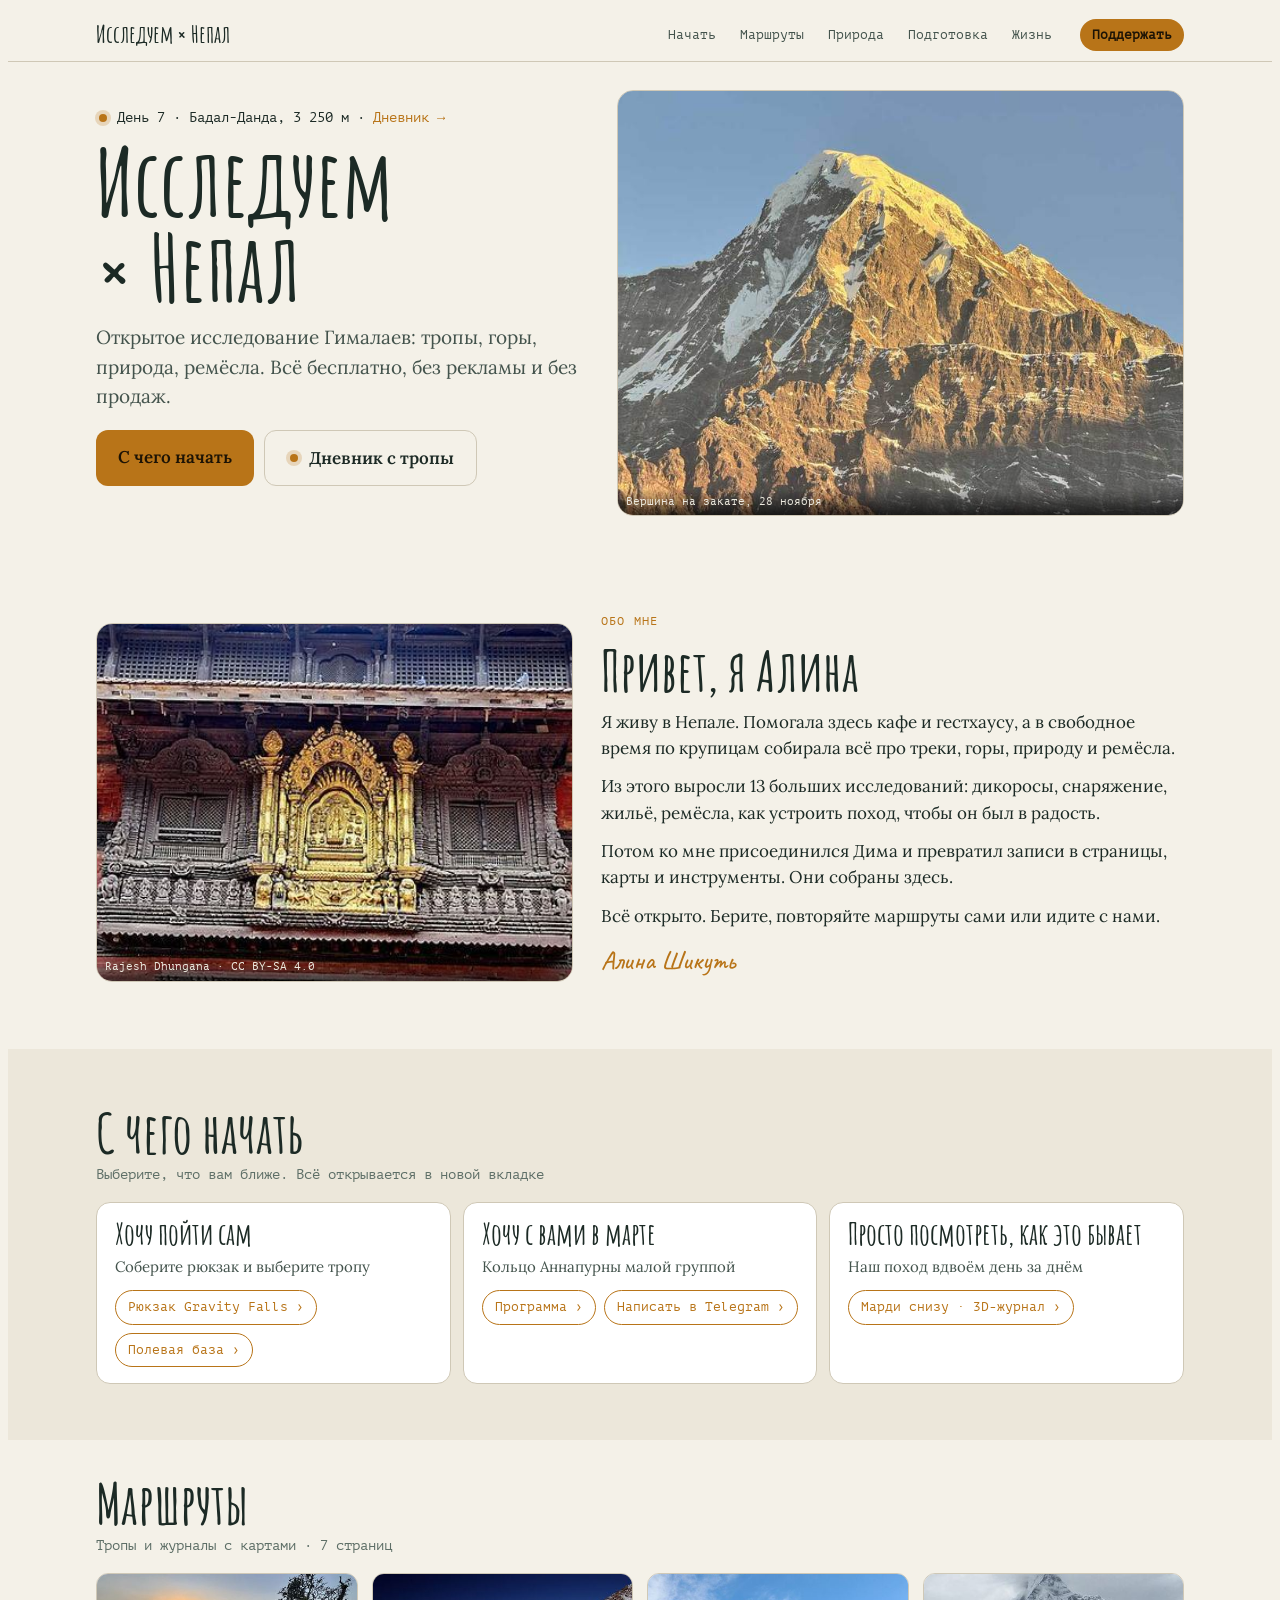
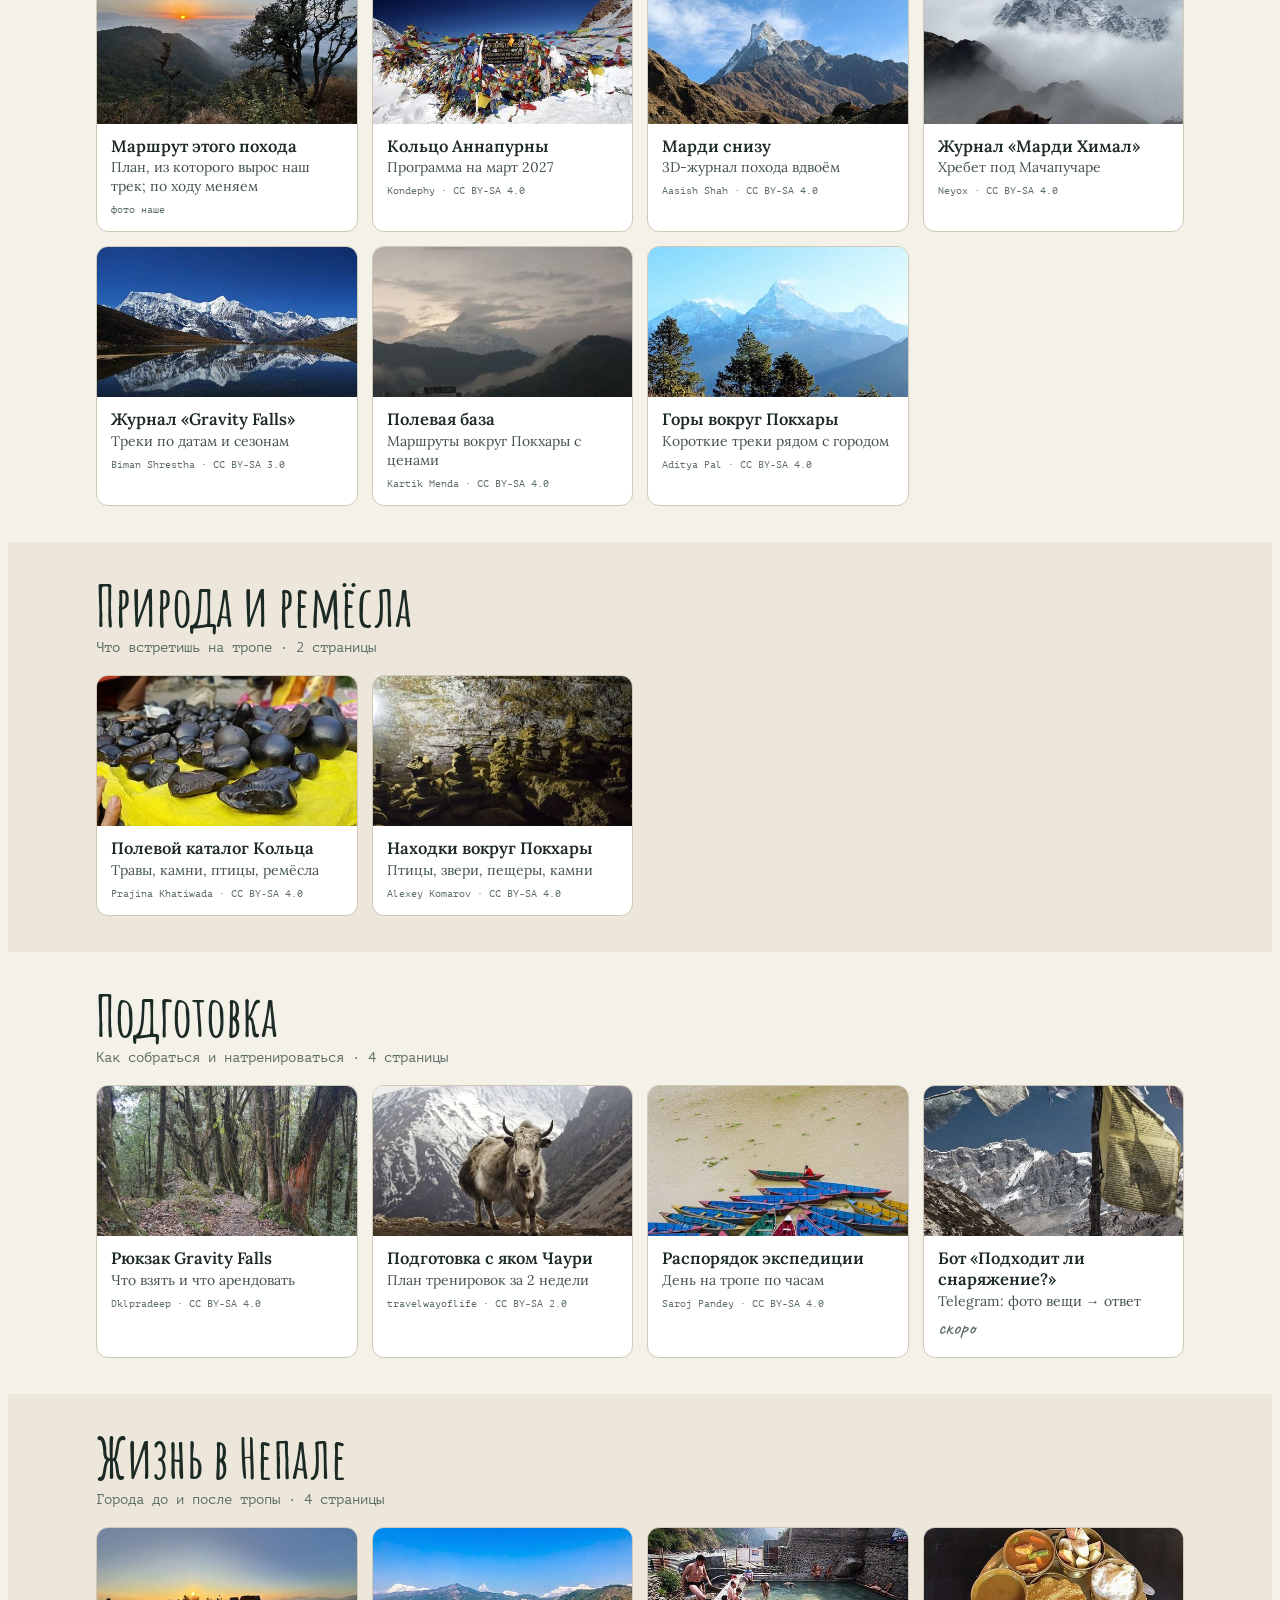
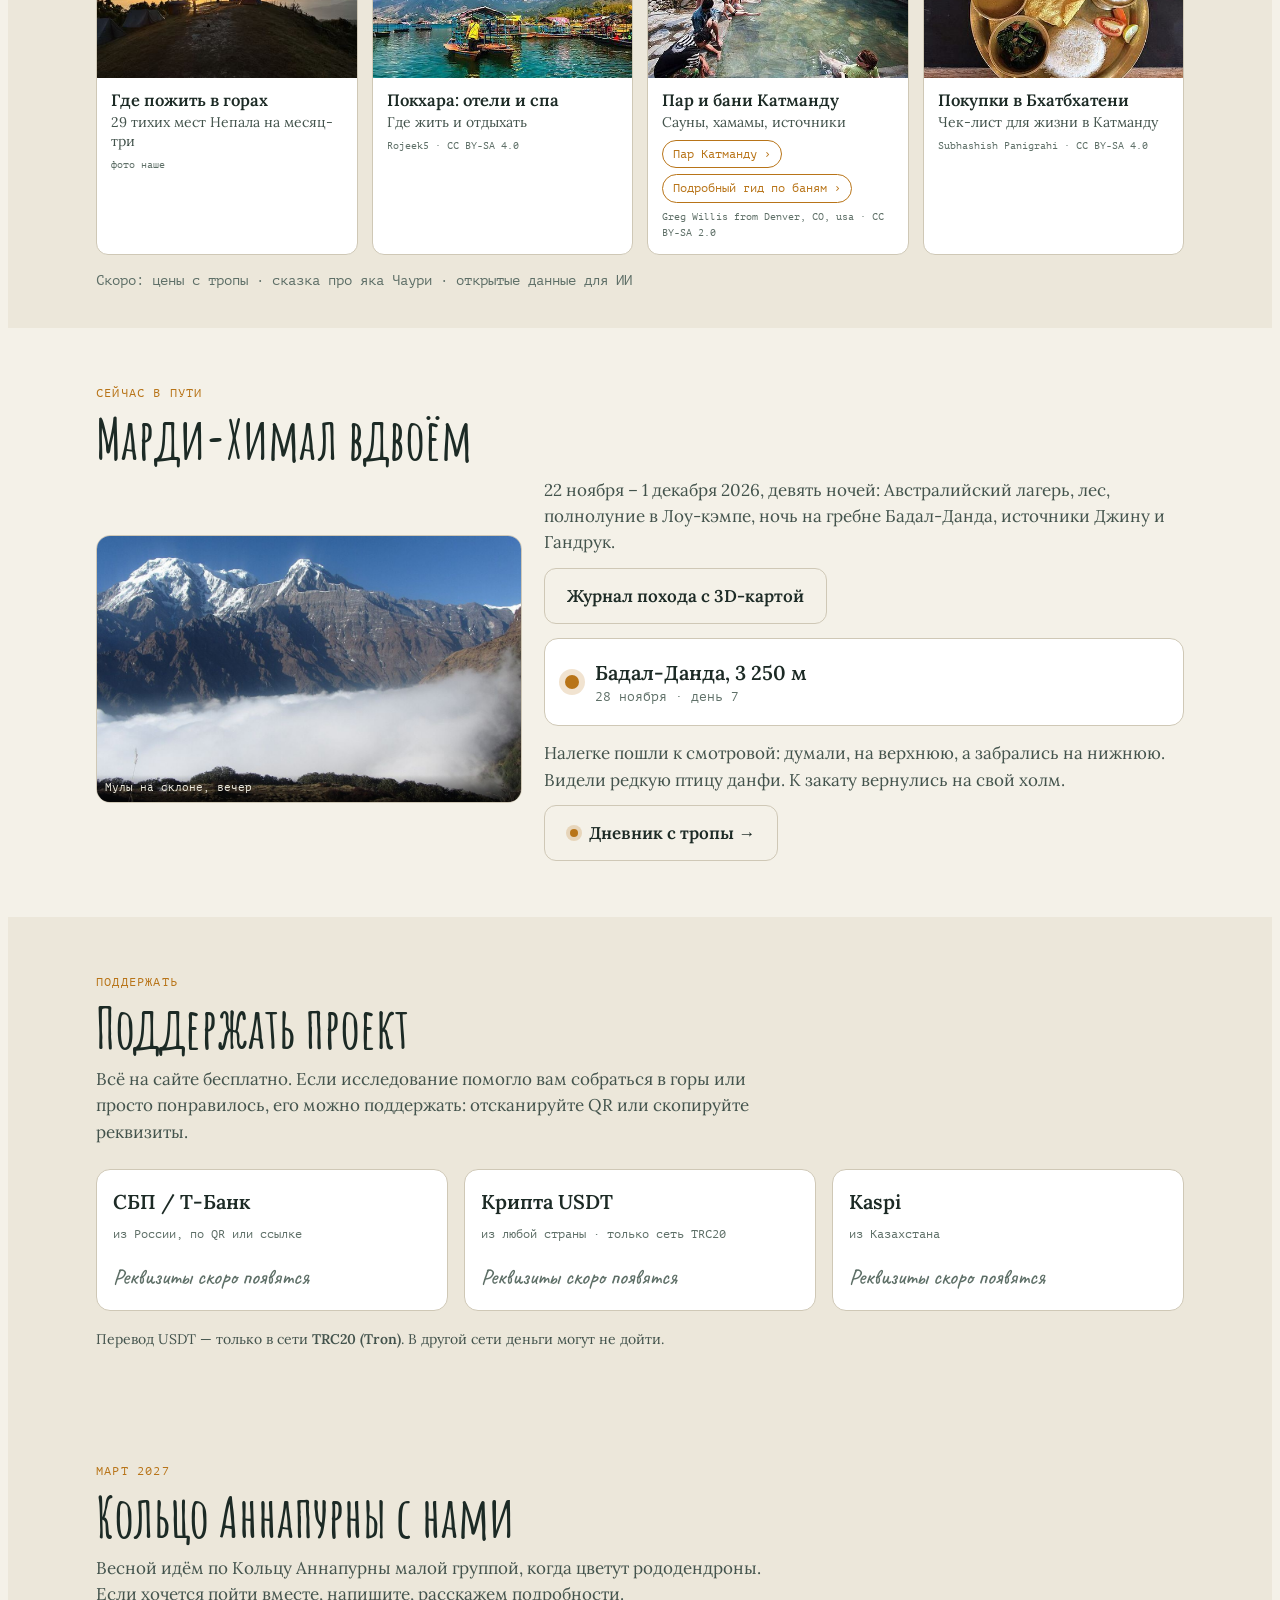
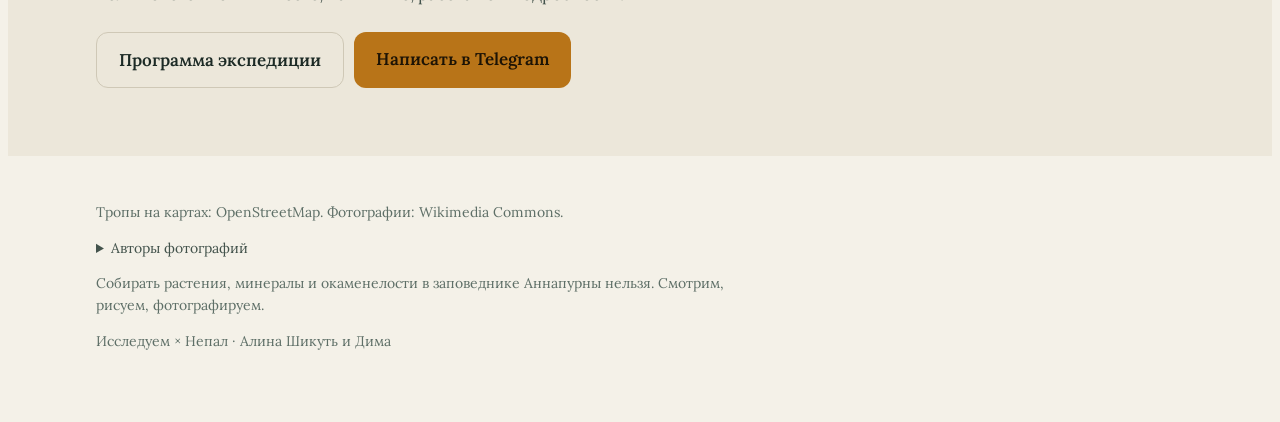
<file: nepal/index.html>
<!doctype html>
<html lang="ru">
<head>
<meta charset="utf-8">
<meta name="viewport" content="width=device-width, initial-scale=1, viewport-fit=cover">
<meta name="description" content="Открытое исследование Гималаев: тропы, горы, природа, ремёсла. Всё бесплатно, без рекламы и без продаж.">
<meta name="robots" content="noindex">
<meta name="theme-color" content="#F4F1E8">
<meta property="og:type" content="website">
<meta property="og:url" content="https://mrdmitrydouble.github.io/nine-nights/nepal/">
<meta property="og:title" content="Исследуем × Непал">
<meta property="og:description" content="Открытое исследование Гималаев: тропы, горы, природа, ремёсла. Всё бесплатно, без рекламы и без продаж.">
<meta property="og:image" content="https://mrdmitrydouble.github.io/nine-nights/nepal/og.jpg">
<meta property="og:image:width" content="1200">
<meta property="og:image:height" content="630">
<meta name="twitter:card" content="summary_large_image">
<link rel="preload" as="image" href="img/hero-480.jpg" imagesrcset="img/hero-480.jpg 480w, img/hero-720.jpg 720w" imagesizes="(max-width:760px) calc(100vw - 48px), 560px" fetchpriority="high">
<link rel="preload" as="font" type="font/woff2" href="fonts/lora-cyrillic-400-normal.woff2" crossorigin>
<link rel="preload" as="font" type="font/woff2" href="fonts/amatic-sc-cyrillic-700-normal.woff2" crossorigin>
<title>Исследуем × Непал</title>
<style>/* шрифты: Amatic SC, Lora, Caveat, PT Mono — npm @fontsource 5.3.0, SIL OFL 1.1 (fonts/OFL_*.txt) */
@font-face{font-family:'Amatic SC';font-style:normal;font-weight:400;font-display:swap;src:url(fonts/amatic-sc-cyrillic-400-normal.woff2) format('woff2');unicode-range:U+0301,U+0400-045F,U+0490-0491,U+04B0-04B1,U+2116}
@font-face{font-family:'Amatic SC';font-style:normal;font-weight:400;font-display:swap;src:url(fonts/amatic-sc-latin-400-normal.woff2) format('woff2');unicode-range:U+0000-00FF,U+0131,U+0152-0153,U+02BB-02BC,U+02C6,U+02DA,U+02DC,U+0304,U+0308,U+0329,U+2000-206F,U+20AC,U+2122,U+2191,U+2193,U+2212,U+2215,U+FEFF,U+FFFD}
@font-face{font-family:'Amatic SC';font-style:normal;font-weight:700;font-display:swap;src:url(fonts/amatic-sc-cyrillic-700-normal.woff2) format('woff2');unicode-range:U+0301,U+0400-045F,U+0490-0491,U+04B0-04B1,U+2116}
@font-face{font-family:'Amatic SC';font-style:normal;font-weight:700;font-display:swap;src:url(fonts/amatic-sc-latin-700-normal.woff2) format('woff2');unicode-range:U+0000-00FF,U+0131,U+0152-0153,U+02BB-02BC,U+02C6,U+02DA,U+02DC,U+0304,U+0308,U+0329,U+2000-206F,U+20AC,U+2122,U+2191,U+2193,U+2212,U+2215,U+FEFF,U+FFFD}
@font-face{font-family:'Lora';font-style:normal;font-weight:400;font-display:swap;src:url(fonts/lora-cyrillic-400-normal.woff2) format('woff2');unicode-range:U+0301,U+0400-045F,U+0490-0491,U+04B0-04B1,U+2116}
@font-face{font-family:'Lora';font-style:normal;font-weight:400;font-display:swap;src:url(fonts/lora-latin-400-normal.woff2) format('woff2');unicode-range:U+0000-00FF,U+0131,U+0152-0153,U+02BB-02BC,U+02C6,U+02DA,U+02DC,U+0304,U+0308,U+0329,U+2000-206F,U+20AC,U+2122,U+2191,U+2193,U+2212,U+2215,U+FEFF,U+FFFD}
@font-face{font-family:'Lora';font-style:normal;font-weight:600;font-display:swap;src:url(fonts/lora-cyrillic-600-normal.woff2) format('woff2');unicode-range:U+0301,U+0400-045F,U+0490-0491,U+04B0-04B1,U+2116}
@font-face{font-family:'Lora';font-style:normal;font-weight:600;font-display:swap;src:url(fonts/lora-latin-600-normal.woff2) format('woff2');unicode-range:U+0000-00FF,U+0131,U+0152-0153,U+02BB-02BC,U+02C6,U+02DA,U+02DC,U+0304,U+0308,U+0329,U+2000-206F,U+20AC,U+2122,U+2191,U+2193,U+2212,U+2215,U+FEFF,U+FFFD}
@font-face{font-family:'Lora';font-style:italic;font-weight:400;font-display:swap;src:url(fonts/lora-cyrillic-400-italic.woff2) format('woff2');unicode-range:U+0301,U+0400-045F,U+0490-0491,U+04B0-04B1,U+2116}
@font-face{font-family:'Lora';font-style:italic;font-weight:400;font-display:swap;src:url(fonts/lora-latin-400-italic.woff2) format('woff2');unicode-range:U+0000-00FF,U+0131,U+0152-0153,U+02BB-02BC,U+02C6,U+02DA,U+02DC,U+0304,U+0308,U+0329,U+2000-206F,U+20AC,U+2122,U+2191,U+2193,U+2212,U+2215,U+FEFF,U+FFFD}
@font-face{font-family:'Caveat';font-style:normal;font-weight:500;font-display:swap;src:url(fonts/caveat-cyrillic-500-normal.woff2) format('woff2');unicode-range:U+0301,U+0400-045F,U+0490-0491,U+04B0-04B1,U+2116}
@font-face{font-family:'Caveat';font-style:normal;font-weight:500;font-display:swap;src:url(fonts/caveat-latin-500-normal.woff2) format('woff2');unicode-range:U+0000-00FF,U+0131,U+0152-0153,U+02BB-02BC,U+02C6,U+02DA,U+02DC,U+0304,U+0308,U+0329,U+2000-206F,U+20AC,U+2122,U+2191,U+2193,U+2212,U+2215,U+FEFF,U+FFFD}
@font-face{font-family:'Caveat';font-style:normal;font-weight:700;font-display:swap;src:url(fonts/caveat-cyrillic-700-normal.woff2) format('woff2');unicode-range:U+0301,U+0400-045F,U+0490-0491,U+04B0-04B1,U+2116}
@font-face{font-family:'Caveat';font-style:normal;font-weight:700;font-display:swap;src:url(fonts/caveat-latin-700-normal.woff2) format('woff2');unicode-range:U+0000-00FF,U+0131,U+0152-0153,U+02BB-02BC,U+02C6,U+02DA,U+02DC,U+0304,U+0308,U+0329,U+2000-206F,U+20AC,U+2122,U+2191,U+2193,U+2212,U+2215,U+FEFF,U+FFFD}
@font-face{font-family:'PT Mono';font-style:normal;font-weight:400;font-display:swap;src:url(fonts/pt-mono-cyrillic-400-normal.woff2) format('woff2');unicode-range:U+0301,U+0400-045F,U+0490-0491,U+04B0-04B1,U+2116}
@font-face{font-family:'PT Mono';font-style:normal;font-weight:400;font-display:swap;src:url(fonts/pt-mono-latin-400-normal.woff2) format('woff2');unicode-range:U+0000-00FF,U+0131,U+0152-0153,U+02BB-02BC,U+02C6,U+02DA,U+02DC,U+0304,U+0308,U+0329,U+2000-206F,U+20AC,U+2122,U+2191,U+2193,U+2212,U+2215,U+FEFF,U+FFFD}
</style>
<style>
/* Layout: personal research hub — one long scroll, sticky nav, photo tiles in sections; mossy journal palette */
:root{
  --bg:#F4F1E8; --surface:#FFFFFF; --surface-2:#ECE7DA; --fg:#1C2A25; --soft:#43534C; --mist:#5E6F67; --line:#CFC8B6; --accent:#B87418; --accent-ink:#1C1305;
  --display:"Amatic SC","Lora",Georgia,serif; --body:"Lora",Georgia,serif; --mono:"PT Mono",ui-monospace,Menlo,monospace; --hand:"Caveat","Lora",cursive;
}
@media (prefers-color-scheme:dark){:root:not([data-theme="light"]){
  --bg:#0D1613; --surface:#15241F; --surface-2:#1C2F28; --fg:#EDEADF; --soft:#C9CDBF; --mist:#9DB2A6; --line:#3C5149; --accent:#E3A548; --accent-ink:#0D1613; color-scheme:dark}}
:root[data-theme="dark"]{--bg:#0D1613; --surface:#15241F; --surface-2:#1C2F28; --fg:#EDEADF; --soft:#C9CDBF; --mist:#9DB2A6; --line:#3C5149; --accent:#E3A548; --accent-ink:#0D1613; color-scheme:dark}
*{box-sizing:border-box}
body{background:var(--bg);color:var(--fg);font-family:var(--body);font-size:17px;line-height:1.55}
a{color:var(--accent)}
a:focus-visible,button:focus-visible{outline:2px solid var(--accent);outline-offset:3px}
.wrap{max-width:1120px;margin:0 auto;padding-left:max(16px,env(safe-area-inset-left,0px));padding-right:max(16px,env(safe-area-inset-right,0px))}
body::before{content:"";position:fixed;inset:0 0 auto;height:env(safe-area-inset-top,0px);z-index:10;background:var(--bg)}
nav.top{position:sticky;top:env(safe-area-inset-top,0px);z-index:9;background:color-mix(in srgb,var(--bg) 92%,transparent);backdrop-filter:blur(8px);border-bottom:1px solid var(--line)}
nav.top .wrap{display:flex;gap:6px 14px;align-items:center;padding-block:8px}
.nav-l{display:flex;gap:4px;align-items:center;overflow-x:auto;scrollbar-width:none;min-width:0;flex:1;justify-content:flex-end}
.nav-l::-webkit-scrollbar{display:none}
nav.top .brand{font-family:var(--display);font-size:24px;font-weight:700;color:var(--fg);text-decoration:none;flex:none;white-space:nowrap}
nav.top a.l{font-family:var(--mono);font-size:13px;color:var(--soft);text-decoration:none;white-space:nowrap;padding:6px 10px;border-radius:999px;flex:none}
nav.top a.l.on{background:var(--surface-2);color:var(--fg)}
nav.top a.l:hover{color:var(--accent)}
nav.top a.cta{flex:none;white-space:nowrap;margin-left:4px;font-family:var(--mono);font-size:13px;background:var(--accent);color:var(--accent-ink);padding:6px 12px;border-radius:999px;text-decoration:none;font-weight:700}
section{padding-block:56px}
h2{font-family:var(--display);font-size:clamp(38px,6vw,56px);line-height:1;margin:0 0 10px;font-weight:700;text-wrap:balance}
h3{text-wrap:balance}
.eyebrow{font-family:var(--mono);font-size:12px;letter-spacing:.1em;text-transform:uppercase;color:var(--accent);margin:0 0 8px}
.lead{color:var(--soft);max-width:62ch;margin:0 0 24px}
.hand{font-family:var(--hand);font-size:24px;color:var(--accent)}
/* hero */
.hero{padding-block:28px 40px}
.hero-grid{display:grid;grid-template-columns:minmax(0,1fr) minmax(0,1.15fr);gap:28px;align-items:center}
.hero h1{font-family:var(--display);font-size:clamp(48px,9vw,92px);line-height:.92;margin:6px 0 14px;font-weight:700;text-wrap:balance}
.hero .route{font-family:var(--mono);font-size:13.5px;color:var(--soft);line-height:1.7;margin:0 0 18px}
.hero .route b{color:var(--fg);font-weight:400}
.btn{display:inline-block;background:var(--accent);color:var(--accent-ink);font-weight:600;text-decoration:none;padding:14px 22px;border-radius:12px;font-size:17px}
.btn.ghost{background:transparent;color:var(--fg);border:1px solid var(--line)}
.btns{display:flex;flex-wrap:wrap;gap:10px;margin:6px 0 12px}
.hero .note{font-size:14.5px;color:var(--mist);max-width:46ch}
.hero figure{margin:0;position:relative;border-radius:16px;overflow:hidden;border:1px solid var(--line)}
.hero figure img{display:block;width:100%;aspect-ratio:4/3;object-fit:cover;max-width:100%}
.cr{display:block;font-family:var(--mono);font-size:10.5px;color:var(--mist);text-decoration:none;padding:5px 8px}
.hero .cr{position:absolute;left:0;right:0;bottom:0;background:linear-gradient(transparent,rgba(0,0,0,.7));color:#EDEADF}
/* support */
#support{background:var(--surface-2)}
.pays{display:grid;grid-template-columns:repeat(auto-fit,minmax(min(100%,230px),1fr));gap:16px}
.pay{background:var(--surface);border:1px solid var(--line);border-radius:14px;padding:16px;display:flex;flex-direction:column;gap:8px;min-width:0}
.pay h3{margin:0;font-size:20px}
.pay .who{margin:0;font-family:var(--mono);font-size:12px;color:var(--mist)}
.qr{align-self:center;background:#fff;padding:10px;border-radius:10px;line-height:0}
.qr:empty{display:none}
.qr img,.qr canvas{width:168px!important;height:168px!important;max-width:100%}
.val{margin:0;min-width:0}
.val code{display:block;font-family:var(--mono);font-size:12.5px;word-break:break-all;background:var(--surface-2);padding:8px 10px;border-radius:8px;user-select:all}
.val code:empty{display:none}
.pay-btns{display:flex;gap:8px;flex-wrap:wrap}
.btn-s{border:1px solid var(--accent);background:transparent;color:var(--accent);border-radius:999px;padding:7px 14px;font-family:var(--mono);font-size:12.5px;cursor:pointer;text-decoration:none}
.btn-s:hover{background:color-mix(in srgb,var(--accent) 14%,transparent)}
.soon{margin:auto 0 0;font-family:var(--hand);font-size:22px;color:var(--mist)}
.pay.ready .soon{display:none}
.pay:not(.ready) .pay-btns{display:none}
.trc{margin:18px 0 0;font-size:14px;color:var(--soft)}
/* status */
.status{background:var(--surface);border:1px solid var(--line);border-radius:14px;padding:18px 20px;display:flex;gap:16px;align-items:center;flex-wrap:wrap}
.status .dot{width:14px;height:14px;border-radius:50%;background:var(--accent);box-shadow:0 0 0 6px color-mix(in srgb,var(--accent) 20%,transparent);flex:none}
.status p{margin:0}
.status .st-place{font-size:20px;font-weight:600}
.status .st-meta{font-family:var(--mono);font-size:12.5px;color:var(--mist)}
/* days */
.days{display:grid;grid-template-columns:repeat(auto-fill,minmax(min(100%,300px),1fr));gap:18px}
.day{background:var(--surface);border:1px solid var(--line);border-radius:14px;overflow:hidden;display:flex;flex-direction:column;min-width:0}
.day figure{margin:0}
.day img{display:block;width:100%;aspect-ratio:4/3;object-fit:cover;max-width:100%}
.day-in{padding:12px 16px 16px}
.dd{margin:0;font-family:var(--mono);font-size:12.5px;color:var(--accent)}
.day h3{margin:2px 0 4px;font-size:19px}
.dm{margin:0 0 6px;font-family:var(--mono);font-size:12px;color:var(--mist)}
.day-in p:last-child{margin:0;color:var(--soft);font-size:15.5px}
/* shelf */
.sh-group{margin-bottom:26px}
.sh-group h3{font-family:var(--mono);font-size:13px;letter-spacing:.08em;text-transform:uppercase;color:var(--accent);font-weight:400;margin:0 0 10px}
.sh-grid{display:grid;grid-template-columns:repeat(auto-fill,minmax(min(100%,250px),1fr));gap:12px}
.sh{display:flex;flex-direction:column;gap:4px;background:var(--surface);border:1px solid var(--line);border-radius:12px;padding:14px;text-decoration:none;color:var(--fg);min-width:0}
.sh:hover{border-color:var(--accent)}
.sh b{font-size:17px}.sh span{font-size:14.5px;color:var(--soft)}.sh i{font-style:normal;font-family:var(--mono);font-size:12px;color:var(--accent);margin-top:4px}
/* march */
#march{background:var(--surface-2)}
.march{display:grid;grid-template-columns:repeat(auto-fit,minmax(min(100%,280px),1fr));gap:16px}
.box{background:var(--surface);border:1px solid var(--line);border-radius:14px;padding:18px;display:flex;flex-direction:column;gap:10px}
.box h3{margin:0;font-size:22px}.box p{margin:0;color:var(--soft)}
.box .btn{align-self:flex-start;font-size:15px;padding:10px 16px}
footer{padding-block:32px 48px;color:var(--mist);font-size:14px}
footer p{max-width:72ch}
@media (max-width:760px){.hero-grid{grid-template-columns:minmax(0,1fr)}.hero figure{order:-1}section{padding-block:40px}}
@media (prefers-reduced-motion:reduce){html{scroll-behavior:auto}}
html{scroll-behavior:smooth}
section[id]{scroll-margin-top:96px}
.pnote{margin:6px 0 0;font-size:13px;color:var(--soft)}

/* about */
.about-grid{display:grid;grid-template-columns:minmax(0,.9fr) minmax(0,1.1fr);gap:28px;align-items:center}
.about-grid figure{margin:0;border-radius:16px;overflow:hidden;border:1px solid var(--line);position:relative}
.about-grid figure img{display:block;width:100%;aspect-ratio:4/3;object-fit:cover;max-width:100%}
.about-grid figure .cr{position:absolute;left:0;right:0;bottom:0;background:linear-gradient(transparent,rgba(0,0,0,.7));color:#EDEADF}
.about-text p{margin:0 0 12px;max-width:60ch}
.about-text .sign{font-family:var(--hand);font-size:26px;color:var(--accent);margin-top:4px}
/* start */
#start{background:var(--surface-2)}
.starts{display:grid;grid-template-columns:repeat(auto-fit,minmax(min(100%,250px),1fr));gap:12px}
.st{background:var(--surface);border:1px solid var(--line);border-radius:14px;padding:16px 18px;display:flex;flex-direction:column;gap:6px;min-width:0}
.st h3{margin:0;font-family:var(--display);font-size:30px;line-height:1;font-weight:700}
.st p{margin:0;color:var(--soft);font-size:15px}
.st-l{display:flex;flex-wrap:wrap;gap:8px;margin-top:6px}
.st-l a,.chip{font-family:var(--mono);font-size:13px;color:var(--accent);text-decoration:none;border:1px solid var(--accent);border-radius:999px;padding:6px 12px;white-space:nowrap}
.st-l a:hover,.chip:hover{background:color-mix(in srgb,var(--accent) 14%,transparent)}
/* library */
.lib{padding-block:36px}
.lib:nth-of-type(even){background:var(--surface-2)}
.sec-h{margin-bottom:16px}
.sec-h h2{margin-bottom:4px}
.sec-h .lead{margin:0;font-family:var(--mono);font-size:13.5px;color:var(--mist)}
.rows{display:grid;grid-template-columns:minmax(0,1fr);gap:8px}
.row{display:flex;align-items:center;gap:12px;background:var(--surface);border:1px solid var(--line);border-radius:12px;padding:8px 10px 8px 8px;text-decoration:none;color:var(--fg);min-width:0}
a.row:hover{border-color:var(--accent)}
.r-img{flex:none;width:72px;height:72px;border-radius:8px;overflow:hidden;background:var(--surface-2)}
.r-img img{display:block;width:100%;height:100%;object-fit:cover}
.r-t{display:flex;flex-direction:column;gap:2px;min-width:0;flex:1}
.r-t b{font-size:16.5px;line-height:1.25}
.r-t>span:not(.chips):not(.r-cr){font-size:14px;color:var(--soft);line-height:1.35}
.chips{display:flex;flex-wrap:wrap;gap:6px;margin-top:6px}
.chip{font-size:12px;padding:4px 10px}
.chev{flex:none;font-size:26px;color:var(--accent);line-height:1;padding-right:4px}
.r-soon{font-style:normal;font-family:var(--hand);font-size:20px;color:var(--mist)}
.row.is-soon .r-img img{filter:grayscale(.6)}
.r-cr{display:none;font-family:var(--mono);font-size:10px;color:var(--mist);margin-top:4px}
@media (min-width:760px){
  .rows{grid-template-columns:repeat(auto-fill,minmax(250px,1fr));gap:14px}
  .row{flex-direction:column;align-items:stretch;padding:0;overflow:hidden;gap:0}
  .r-img{width:100%;height:150px;border-radius:0}
  .r-t{padding:12px 14px 14px}
  .chev{display:none}
  .r-cr{display:block}
}
.credits{margin-top:10px}.credits summary{cursor:pointer;color:var(--soft)}
.credits ul{margin:8px 0 0;padding-left:18px;font-size:12.5px;columns:2 260px}
/* now */
.now-grid{display:grid;grid-template-columns:minmax(0,.8fr) minmax(0,1.2fr);gap:22px;align-items:center}
.now-grid figure{margin:0;border-radius:14px;overflow:hidden;border:1px solid var(--line);position:relative}
.now-grid figure img{display:block;width:100%;aspect-ratio:16/10;object-fit:cover;max-width:100%}
.now-grid figure .cr{position:absolute;left:0;right:0;bottom:0;background:linear-gradient(transparent,rgba(0,0,0,.7));color:#EDEADF}
.now-grid .status{margin-top:14px}
@media (max-width:760px){.about-grid,.now-grid{grid-template-columns:minmax(0,1fr)}}
@media (max-width:640px){nav.top .wrap{flex-wrap:wrap;gap:2px 10px}.nav-l{order:3;flex-basis:100%;justify-content:flex-start;margin:0 -6px}nav.top .brand{font-size:22px}nav.top a.cta{margin-left:auto}}
/* вход Алины v4: только новые элементы, значения — её токены */
.trail-line{display:flex;gap:10px;align-items:center;margin:0 0 12px;font-family:var(--mono);font-size:14px;line-height:1.45;color:var(--fg);text-decoration:none}
.trail-line .dot,.btn-live .dot{width:8px;height:8px;border-radius:50%;background:var(--accent);box-shadow:0 0 0 4px color-mix(in srgb,var(--accent) 22%,transparent);flex:none;margin-left:3px}
.trail-line .tl-t{white-space:nowrap;min-width:0;overflow:hidden;text-overflow:ellipsis}
.trail-line b{font-weight:400;color:var(--accent)}
.trail-line:hover b{text-decoration:underline}
.btn-live{display:inline-flex;align-items:center;gap:11px}
@media (max-width:760px){.trail-line{margin-top:-16px}}
@media (max-width:399px){.trail-line .tl-h{display:none}}
.now-day{margin:14px 0 12px;color:var(--soft)}
.soon-line{margin:16px 0 0;font-family:var(--mono);font-size:13.5px;color:var(--mist)}
nav.top{background:var(--bg);-webkit-backdrop-filter:none;backdrop-filter:none} /* липкая шапка непрозрачная: текст под ней не просвечивает */
section[id],header[id]{scroll-margin-top:calc(104px + env(safe-area-inset-top,0px))} /* якоря не уходят под липкую шапку */
.hero figure img,.about-grid figure img,.now-grid figure img{height:auto} /* у файлов выпуска есть width/height: высоту даёт её aspect-ratio */
</style>

</head>
<body>
<nav class="top" aria-label="Разделы"><div class="wrap">
  <a class="brand" href="#top">Исследуем × Непал</a>
  <div class="nav-l"><a class="l" href="#start">Начать</a><a class="l" href="#routes">Маршруты</a><a class="l" href="#nature">Природа</a><a class="l" href="#prep">Подготовка</a><a class="l" href="#life">Жизнь</a></div>
  <a class="cta" href="#support">Поддержать</a>
</div></nav>

<header class="hero" id="top"><div class="wrap hero-grid">
  <div>
    <a class="trail-line" href="https://mrdmitrydouble.github.io/nine-nights/nepal/dnevnik/" target="_blank" rel="noopener"><span class="dot" aria-hidden="true"></span><span class="tl-t">День 7 · Бадал-Данда<span class="tl-h">, 3 250 м</span> · <b>Дневник →</b></span></a>
    <h1>Исследуем × Непал</h1>
    <p class="note" style="font-size:19px;color:var(--soft);max-width:44ch;margin:0 0 18px">Открытое исследование Гималаев: тропы, горы, природа, ремёсла. Всё бесплатно, без рекламы и без продаж.</p>
    <div class="btns"><a class="btn" href="#start">С чего начать</a><a class="btn ghost btn-live" href="https://mrdmitrydouble.github.io/nine-nights/nepal/dnevnik/" target="_blank" rel="noopener"><span class="dot" aria-hidden="true"></span>Дневник с тропы</a></div>
  </div>
  <figure><img src="img/hero-720.jpg" srcset="img/hero-480.jpg 480w, img/hero-720.jpg 720w" sizes="(max-width:760px) calc(100vw - 48px), 560px" width="720" height="540" fetchpriority="high" decoding="async" alt="Вершина на закате"><span class="cr">Вершина на закате, 28 ноября</span></figure>
</div></header>

<section id="about"><div class="wrap about-grid">
  <figure><img src="img/about.jpg" width="480" height="314" alt="Резьба по дереву в Патане" loading="lazy" decoding="async"><a class="cr" href="https://commons.wikimedia.org/wiki/File:Wood_Carving_Patan_Durbar_Gate_Window_Patan_Durbar_Square_Patan_Lalitpur_Nepal_Rajesh_Dhungana.jpg" target="_blank" rel="noopener">Rajesh Dhungana · CC BY-SA 4.0</a></figure>
  <div class="about-text">
    <p class="eyebrow">Обо мне</p>
    <h2>Привет, я Алина</h2>
    <p>Я живу в Непале. Помогала здесь кафе и гестхаусу, а в свободное время по крупицам собирала всё про треки, горы, природу и ремёсла.</p>
    <p>Из этого выросли 13 больших исследований: дикоросы, снаряжение, жильё, ремёсла, как устроить поход, чтобы он был в радость.</p>
    <p>Потом ко мне присоединился Дима и превратил записи в страницы, карты и инструменты. Они собраны здесь.</p>
    <p>Всё открыто. Берите, повторяйте маршруты сами или идите с нами.</p>
    <p class="sign">Алина Шикуть</p>
  </div>
</div></section>

<section id="start"><div class="wrap">
  <div class="sec-h"><h2>С чего начать</h2><p class="lead">Выберите, что вам ближе. Всё открывается в новой вкладке</p></div>
  <div class="starts"><article class="st"><h3>Хочу пойти сам</h3><p>Соберите рюкзак и выберите тропу</p><div class="st-l"><a href="https://claude.ai/artifact/JM2zpRTGBne9FxUzZtaZBa" target="_blank" rel="noopener">Рюкзак Gravity Falls ›</a><a href="https://claude.ai/artifact/6b4HeGeCfMFoc9yg49GsWh" target="_blank" rel="noopener">Полевая база ›</a></div></article><article class="st"><h3>Хочу с вами в марте</h3><p>Кольцо Аннапурны малой группой</p><div class="st-l"><a href="https://claude.ai/artifact/NidhGfYQPack7SXa8nj7V2" target="_blank" rel="noopener">Программа ›</a><a href="https://t.me/ashikut" target="_blank" rel="noopener">Написать в Telegram ›</a></div></article><article class="st"><h3>Просто посмотреть, как это бывает</h3><p>Наш поход вдвоём день за днём</p><div class="st-l"><a href="https://claude.ai/artifact/BsD2Wb9hThEWbv5UFD1Yqw" target="_blank" rel="noopener">Марди снизу · 3D-журнал ›</a></div></article></div>
</div></section>

<section id="routes" class="lib"><div class="wrap"><div class="sec-h"><h2>Маршруты</h2><p class="lead">Тропы и журналы с картами · 7 страниц</p></div><div class="rows"><a class="row" href="https://mrdmitrydouble.github.io/nine-nights/" target="_blank" rel="noopener"><span class="r-img"><img src="img/s_route.jpg" alt="" loading="lazy" width="72" height="72" decoding="async"></span><span class="r-t"><b>Маршрут этого похода</b><span>План, из которого вырос наш трек; по ходу меняем</span><span class="r-cr">фото наше</span></span><span class="chev" aria-hidden="true">›</span></a><a class="row" href="https://claude.ai/artifact/NidhGfYQPack7SXa8nj7V2" target="_blank" rel="noopener"><span class="r-img"><img src="img/t_thorong.jpg" alt="" loading="lazy" width="72" height="72" decoding="async"></span><span class="r-t"><b>Кольцо Аннапурны</b><span>Программа на март 2027</span><span class="r-cr">Kondephy · CC BY-SA 4.0</span></span><span class="chev" aria-hidden="true">›</span></a><a class="row" href="https://claude.ai/artifact/BsD2Wb9hThEWbv5UFD1Yqw" target="_blank" rel="noopener"><span class="r-img"><img src="img/t_mardi.jpg" alt="" loading="lazy" width="72" height="72" decoding="async"></span><span class="r-t"><b>Марди снизу</b><span>3D-журнал похода вдвоём</span><span class="r-cr">Aasish Shah · CC BY-SA 4.0</span></span><span class="chev" aria-hidden="true">›</span></a><a class="row" href="https://claude.ai/artifact/72KuuEgcydbSDrLCQW67UK" target="_blank" rel="noopener"><span class="r-img"><img src="img/t_mardi2.jpg" alt="" loading="lazy" width="72" height="72" decoding="async"></span><span class="r-t"><b>Журнал «Марди Химал»</b><span>Хребет под Мачапучаре</span><span class="r-cr">Neyox · CC BY-SA 4.0</span></span><span class="chev" aria-hidden="true">›</span></a><a class="row" href="https://claude.ai/artifact/FsyjH4x5zjzq6Y9RTC5QqF" target="_blank" rel="noopener"><span class="r-img"><img src="img/t_icelake.jpg" alt="" loading="lazy" width="72" height="72" decoding="async"></span><span class="r-t"><b>Журнал «Gravity Falls»</b><span>Треки по датам и сезонам</span><span class="r-cr">Biman Shrestha · CC BY-SA 3.0</span></span><span class="chev" aria-hidden="true">›</span></a><a class="row" href="https://claude.ai/artifact/6b4HeGeCfMFoc9yg49GsWh" target="_blank" rel="noopener"><span class="r-img"><img src="img/t_pokhara.jpg" alt="" loading="lazy" width="72" height="72" decoding="async"></span><span class="r-t"><b>Полевая база</b><span>Маршруты вокруг Покхары с ценами</span><span class="r-cr">Kartik Menda · CC BY-SA 4.0</span></span><span class="chev" aria-hidden="true">›</span></a><a class="row" href="https://claude.ai/artifact/HYGJoqaAnNgrfCG9BYvpuJ" target="_blank" rel="noopener"><span class="r-img"><img src="img/t_poon.jpg" alt="" loading="lazy" width="72" height="72" decoding="async"></span><span class="r-t"><b>Горы вокруг Покхары</b><span>Короткие треки рядом с городом</span><span class="r-cr">Aditya Pal · CC BY-SA 4.0</span></span><span class="chev" aria-hidden="true">›</span></a></div></div></section>
<section id="nature" class="lib"><div class="wrap"><div class="sec-h"><h2>Природа и ремёсла</h2><p class="lead">Что встретишь на тропе · 2 страницы</p></div><div class="rows"><a class="row" href="https://claude.ai/artifact/YRCSYUMLH7T6pF95y4EJgd" target="_blank" rel="noopener"><span class="r-img"><img src="img/t_shaligram.jpg" alt="" loading="lazy" width="72" height="72" decoding="async"></span><span class="r-t"><b>Полевой каталог Кольца</b><span>Травы, камни, птицы, ремёсла</span><span class="r-cr">Prajina Khatiwada · CC BY-SA 4.0</span></span><span class="chev" aria-hidden="true">›</span></a><a class="row" href="https://claude.ai/artifact/UXEuT1vLNvHqEqRHcgsjcL" target="_blank" rel="noopener"><span class="r-img"><img src="img/t_cave.jpg" alt="" loading="lazy" width="72" height="72" decoding="async"></span><span class="r-t"><b>Находки вокруг Покхары</b><span>Птицы, звери, пещеры, камни</span><span class="r-cr">Alexey Komarov · CC BY-SA 4.0</span></span><span class="chev" aria-hidden="true">›</span></a></div></div></section>
<section id="prep" class="lib"><div class="wrap"><div class="sec-h"><h2>Подготовка</h2><p class="lead">Как собраться и натренироваться · 4 страницы</p></div><div class="rows"><a class="row" href="https://claude.ai/artifact/JM2zpRTGBne9FxUzZtaZBa" target="_blank" rel="noopener"><span class="r-img"><img src="img/t_trail.jpg" alt="" loading="lazy" width="72" height="72" decoding="async"></span><span class="r-t"><b>Рюкзак Gravity Falls</b><span>Что взять и что арендовать</span><span class="r-cr">Dklpradeep · CC BY-SA 4.0</span></span><span class="chev" aria-hidden="true">›</span></a><a class="row" href="https://claude.ai/artifact/PtQWvGojeF1QBxg1QBUenc" target="_blank" rel="noopener"><span class="r-img"><img src="img/t_yak.jpg" alt="" loading="lazy" width="72" height="72" decoding="async"></span><span class="r-t"><b>Подготовка с яком Чаури</b><span>План тренировок за 2 недели</span><span class="r-cr">travelwayoflife · CC BY-SA 2.0</span></span><span class="chev" aria-hidden="true">›</span></a><a class="row" href="https://claude.ai/artifact/5BUNCDcED4DNApEiP3XbJK" target="_blank" rel="noopener"><span class="r-img"><img src="img/t_boats.jpg" alt="" loading="lazy" width="72" height="72" decoding="async"></span><span class="r-t"><b>Распорядок экспедиции</b><span>День на тропе по часам</span><span class="r-cr">Saroj Pandey · CC BY-SA 4.0</span></span><span class="chev" aria-hidden="true">›</span></a><div class="row is-soon"><span class="r-img"><img src="img/t_flags.jpg" alt="" loading="lazy" width="72" height="72" decoding="async"></span><span class="r-t"><b>Бот «Подходит ли снаряжение?»</b><span>Telegram: фото вещи → ответ</span><i class="r-soon">скоро</i></span></div></div></div></section>
<section id="life" class="lib"><div class="wrap"><div class="sec-h"><h2>Жизнь в Непале</h2><p class="lead">Города до и после тропы · 4 страницы</p></div><div class="rows"><a class="row" href="https://mrdmitrydouble.github.io/nine-nights/nepal/gde-pozhit/" target="_blank" rel="noopener"><span class="r-img"><img src="img/s_live.jpg" alt="" loading="lazy" width="72" height="72" decoding="async"></span><span class="r-t"><b>Где пожить в горах</b><span>29 тихих мест Непала на месяц-три</span><span class="r-cr">фото наше</span></span><span class="chev" aria-hidden="true">›</span></a><a class="row" href="https://claude.ai/artifact/McweZsv6Gu82xCTLVFaZ5H" target="_blank" rel="noopener"><span class="r-img"><img src="img/t_pokhara2.jpg" alt="" loading="lazy" width="72" height="72" decoding="async"></span><span class="r-t"><b>Покхара: отели и спа</b><span>Где жить и отдыхать</span><span class="r-cr">Rojeek5 · CC BY-SA 4.0</span></span><span class="chev" aria-hidden="true">›</span></a><div class="row multi"><span class="r-img"><img src="img/t_tatopani.jpg" alt="" loading="lazy" width="72" height="72" decoding="async"></span><span class="r-t"><b>Пар и бани Катманду</b><span>Сауны, хамамы, источники</span><span class="chips"><a class="chip" href="https://claude.ai/artifact/PGckqE16pdSpKdTp5oKpvy" target="_blank" rel="noopener">Пар Катманду ›</a><a class="chip" href="https://claude.ai/artifact/WBqNbYVgxKVj5rdy74dwQX" target="_blank" rel="noopener">Подробный гид по баням ›</a></span><span class="r-cr">Greg Willis from Denver, CO, usa · CC BY-SA 2.0</span></span></div><a class="row" href="https://claude.ai/artifact/NGPqWWuf47uv5jgazuhsM9" target="_blank" rel="noopener"><span class="r-img"><img src="img/t_dalbhat.jpg" alt="" loading="lazy" width="72" height="72" decoding="async"></span><span class="r-t"><b>Покупки в Бхатбхатени</b><span>Чек-лист для жизни в Катманду</span><span class="r-cr">Subhashish Panigrahi · CC BY-SA 4.0</span></span><span class="chev" aria-hidden="true">›</span></a></div><p class="soon-line">Скоро: цены с тропы · сказка про яка Чаури · открытые данные для ИИ</p></div></section>

<section id="now"><div class="wrap">
  <p class="eyebrow">Сейчас в пути</p>
  <h2>Марди-Химал вдвоём</h2>
  <div class="now-grid">
    <figure><img src="img/now.jpg" width="1200" height="674" width="1200" height="676" alt="Мулы на склоне, вечер" loading="lazy" decoding="async"><span class="cr">Мулы на склоне, вечер</span></figure>
    <div>
      <p style="margin:0 0 12px;color:var(--soft)">22 ноября – 1 декабря 2026, девять ночей: Австралийский лагерь, лес, полнолуние в Лоу-кэмпе, ночь на гребне Бадал-Данда, источники Джину и Гандрук.</p>
      <a class="btn ghost" href="https://claude.ai/artifact/BsD2Wb9hThEWbv5UFD1Yqw" target="_blank" rel="noopener">Журнал похода с 3D-картой</a>
      <div class="status" id="status"><span class="dot" aria-hidden="true"></span><div><p class="st-place" id="st-place">Скоро начнём отмечать, где мы</p><p class="st-meta" id="st-meta">Выходим на тропу 22 ноября</p></div></div>
      <p class="now-day">Налегке пошли к смотровой: думали, на верхнюю, а забрались на нижнюю. Видели редкую птицу данфи. К закату вернулись на свой холм.</p>
      <a class="btn ghost btn-live" href="https://mrdmitrydouble.github.io/nine-nights/nepal/dnevnik/" target="_blank" rel="noopener"><span class="dot" aria-hidden="true"></span>Дневник с тропы →</a>
    </div>
  </div>
</div></section>

<section id="support"><div class="wrap">
  <p class="eyebrow">Поддержать</p>
  <h2>Поддержать проект</h2>
  <p class="lead">Всё на сайте бесплатно. Если исследование помогло вам собраться в горы или просто понравилось, его можно поддержать: отсканируйте QR или скопируйте реквизиты.</p>
  <div class="pays"><article class="pay" data-k="sbp"><h3>СБП / Т-Банк</h3><p class="who">из России, по QR или ссылке</p><div class="qr" aria-hidden="true"></div><p class="val"><code></code></p><div class="pay-btns"><button type="button" class="btn-s copy">Скопировать</button><a class="btn-s open" target="_blank" rel="noopener" hidden>Открыть</a></div><p class="soon">Реквизиты скоро появятся</p></article><article class="pay" data-k="usdt"><h3>Крипта USDT</h3><p class="who">из любой страны · только сеть TRC20</p><div class="qr" aria-hidden="true"></div><p class="val"><code></code></p><div class="pay-btns"><button type="button" class="btn-s copy">Скопировать</button><a class="btn-s open" target="_blank" rel="noopener" hidden>Открыть</a></div><p class="soon">Реквизиты скоро появятся</p></article><article class="pay" data-k="kaspi"><h3>Kaspi</h3><p class="who">из Казахстана</p><div class="qr" aria-hidden="true"></div><p class="val"><code></code></p><div class="pay-btns"><button type="button" class="btn-s copy">Скопировать</button><a class="btn-s open" target="_blank" rel="noopener" hidden>Открыть</a></div><p class="soon">Реквизиты скоро появятся</p></article><article class="pay" data-k="paypal"><h3>PayPal</h3><p class="who">из любой страны</p><div class="qr" aria-hidden="true"></div><p class="val"><code></code></p><div class="pay-btns"><button type="button" class="btn-s copy">Скопировать</button><a class="btn-s open" target="_blank" rel="noopener" hidden>Открыть</a></div><p class="soon">Реквизиты скоро появятся</p></article><article class="pay" data-k="boosty"><h3>Boosty</h3><p class="who">подписка или разовая поддержка</p><div class="qr" aria-hidden="true"></div><p class="val"><code></code></p><div class="pay-btns"><button type="button" class="btn-s copy">Скопировать</button><a class="btn-s open" target="_blank" rel="noopener" hidden>Открыть</a></div><p class="soon">Реквизиты скоро появятся</p></article></div>
  <p class="trc">Перевод USDT — только в сети <b>TRC20 (Tron)</b>. В другой сети деньги могут не дойти.</p>
</div></section>

<section id="march"><div class="wrap">
  <p class="eyebrow">Март 2027</p>
  <h2>Кольцо Аннапурны с нами</h2>
  <p class="lead">Весной идём по Кольцу Аннапурны малой группой, когда цветут рододендроны. Если хочется пойти вместе, напишите, расскажем подробности.</p>
  <div class="btns" id="contact-btns"><a class="btn ghost" href="https://claude.ai/artifact/NidhGfYQPack7SXa8nj7V2" target="_blank" rel="noopener">Программа экспедиции</a></div>
  <p class="soon" id="contact-soon">Контакт для записи скоро</p>
</div></section>

<footer><div class="wrap">
  <p>Тропы на картах: OpenStreetMap. Фотографии: Wikimedia Commons.</p>
  <details class="credits"><summary>Авторы фотографий</summary><ul><li>Шапка: Вершина на закате, 28 ноября</li><li>Обо мне: <a href="https://commons.wikimedia.org/wiki/File:Wood_Carving_Patan_Durbar_Gate_Window_Patan_Durbar_Square_Patan_Lalitpur_Nepal_Rajesh_Dhungana.jpg" target="_blank" rel="noopener">Rajesh Dhungana</a> · CC BY-SA 4.0</li><li>Кольцо Аннапурны: <a href="https://commons.wikimedia.org/wiki/File:Thorong_la.jpg" target="_blank" rel="noopener">Kondephy</a> · CC BY-SA 4.0</li><li>Марди снизу: <a href="https://commons.wikimedia.org/wiki/File:High_Camp_of_Mardi_Himal_Trek_03.jpg" target="_blank" rel="noopener">Aasish Shah</a> · CC BY-SA 4.0</li><li>Журнал «Марди Химал»: <a href="https://commons.wikimedia.org/wiki/File:Beauty_of_Mardi_Himal_Trek.jpg" target="_blank" rel="noopener">Neyox</a> · CC BY-SA 4.0</li><li>Журнал «Gravity Falls»: <a href="https://commons.wikimedia.org/wiki/File:Ice_Lake_above_Manang.jpg" target="_blank" rel="noopener">Biman Shrestha</a> · CC BY-SA 3.0</li><li>Полевая база: <a href="https://commons.wikimedia.org/wiki/File:WLENepal_Machapuchare_from_Phewa_Lake.jpg" target="_blank" rel="noopener">Kartik Menda</a> · CC BY-SA 4.0</li><li>Горы вокруг Покхары: <a href="https://commons.wikimedia.org/wiki/File:Sunrise_from_Poon_Hill,_Ghorepani.jpg" target="_blank" rel="noopener">Aditya Pal</a> · CC BY-SA 4.0</li><li>Полевой каталог Кольца: <a href="https://commons.wikimedia.org/wiki/File:Saligram_stones,_Kaligandaki.jpg" target="_blank" rel="noopener">Prajina Khatiwada</a> · CC BY-SA 4.0</li><li>Находки вокруг Покхары: <a href="https://commons.wikimedia.org/wiki/File:Mahendra_Cave,_Pokhara,_February_2015.jpg" target="_blank" rel="noopener">Alexey Komarov</a> · CC BY-SA 4.0</li><li>Рюкзак Gravity Falls: <a href="https://commons.wikimedia.org/wiki/File:Mardi_himal_treak_area.jpg" target="_blank" rel="noopener">Dklpradeep</a> · CC BY-SA 4.0</li><li>Подготовка с яком Чаури: <a href="https://commons.wikimedia.org/wiki/File:Bos_grunniens_at_Letdar_on_Annapurna_Circuit.jpg" target="_blank" rel="noopener">travelwayoflife</a> · CC BY-SA 2.0</li><li>Распорядок экспедиции: <a href="https://commons.wikimedia.org/wiki/File:Colorful_Boats_waiting_in_the_bank_of_Fewa_Lake,_Pokhara_during_rainy_season._(By_Saroj_Pandey).jpg" target="_blank" rel="noopener">Saroj Pandey</a> · CC BY-SA 4.0</li><li>Бот «Подходит ли снаряжение?»: <a href="https://commons.wikimedia.org/wiki/File:Chulu_West,_prayer_flags_(4521534960).jpg" target="_blank" rel="noopener">Greg Willis from Denver, CO, usa</a> · CC BY-SA 2.0</li><li>Покхара: отели и спа: <a href="https://commons.wikimedia.org/wiki/File:Lakeside_View.jpg" target="_blank" rel="noopener">Rojeek5</a> · CC BY-SA 4.0</li><li>Пар и бани Катманду: <a href="https://commons.wikimedia.org/wiki/File:Hot_Spring_at_Tatopani_(4523585441).jpg" target="_blank" rel="noopener">Greg Willis from Denver, CO, usa</a> · CC BY-SA 2.0</li><li>Покупки в Бхатбхатени: <a href="https://commons.wikimedia.org/wiki/File:Nepali_dal-bhat-tarkari.jpg" target="_blank" rel="noopener">Subhashish Panigrahi</a> · CC BY-SA 4.0</li></ul></details>
  <p>Собирать растения, минералы и окаменелости в заповеднике Аннапурны нельзя. Смотрим, рисуем, фотографируем.</p>
  <p>Исследуем × Непал · Алина Шикуть и Дима</p>
</div></footer>

<script>
/* ===== Реквизиты: заполнить, когда Алина пришлёт. Пустое значение = «скоро появятся» ===== */
const PAY = {
  sbp:    { url: "" },
  usdt:   { address: "" },
  kaspi:  { phone: "", note: "" },
  paypal: { url: "" },
  boosty: { url: "" }
};  // реквизиты скрыты до сверки Алиной (настройки: реквизиты_публично)
const STATUS = { date: "28 ноября", place: "Бадал-Данда, 3 250 м", note: "день 7" };     // «Где мы сейчас»
const CONTACT = { telegram: "@ashikut", whatsapp: "" };      // для записи на март

(function(){
  function valOf(k){ var o=PAY[k]||{}; return o.url||o.address||o.phone||""; }
  document.querySelectorAll('.pay').forEach(function(card){
    var k=card.getAttribute('data-k'), v=valOf(k).trim(); if(!v){ if(k==='paypal'||k==='boosty') card.remove(); return; }
    card.classList.add('ready');
    card.querySelector('.val code').textContent=v;
    var isUrl=/^https?:\/\//i.test(v), open=card.querySelector('.open');
    if(isUrl){ open.href=v; open.hidden=false; }
    if(PAY[k].note){ var n=document.createElement('p'); n.className='pnote'; n.textContent=PAY[k].note; card.querySelector('.val').after(n); }
    var q=card.querySelector('.qr');
    if(k!=='kaspi' && window.QRCode){ try{ new QRCode(q,{text:v,width:168,height:168,correctLevel:QRCode.CorrectLevel.M}); }catch(e){} }
    var btn=card.querySelector('.copy'), code=card.querySelector('.val code');
    btn.addEventListener('click',function(){
      function sel(){ var r=document.createRange(); r.selectNodeContents(code); var s=getSelection(); s.removeAllRanges(); s.addRange(r); btn.textContent='Выделено, скопируйте'; }
      try{ navigator.clipboard.writeText(v.replace(/\s/g,'')).then(function(){ btn.textContent='Скопировано ✓'; setTimeout(function(){ btn.textContent='Скопировать'; },2000); },sel); }catch(e){ sel(); }
    });
  });
  if(STATUS.place){
    document.getElementById('st-place').textContent=STATUS.place;
    document.getElementById('st-meta').textContent=[STATUS.date,STATUS.note].filter(Boolean).join(' · ');
  }
  var cb=document.getElementById('contact-btns'), any=false;
  if(CONTACT.telegram){ var a=document.createElement('a'); a.className='btn'; a.href=/^https?:/.test(CONTACT.telegram)?CONTACT.telegram:'https://t.me/'+CONTACT.telegram.replace(/^@/,''); a.target='_blank'; a.rel='noopener'; a.textContent='Написать в Telegram'; cb.appendChild(a); any=true; }
  if(CONTACT.whatsapp){ var w=document.createElement('a'); w.className='btn ghost'; w.href=/^https?:/.test(CONTACT.whatsapp)?CONTACT.whatsapp:'https://wa.me/'+CONTACT.whatsapp.replace(/\D/g,''); w.target='_blank'; w.rel='noopener'; w.textContent='WhatsApp'; cb.appendChild(w); any=true; }
  if(any) document.getElementById('contact-soon').hidden=true;
  var links=[].slice.call(document.querySelectorAll('nav.top a.l')), secs=links.map(function(a){return document.querySelector(a.getAttribute('href'));});
  function spy(){ var y=window.scrollY+120, cur=-1; secs.forEach(function(sct,i){ if(sct&&sct.offsetTop<=y) cur=i; }); links.forEach(function(a,i){ var on=i===cur; if(on!==a.classList.contains('on')){ a.classList.toggle('on',on); if(on){ var c=a.parentNode; if(c.scrollWidth>c.clientWidth) c.scrollLeft=Math.max(0,a.offsetLeft-c.offsetLeft-12); } } }); }
  window.addEventListener('scroll',spy,{passive:true}); spy();
})();
</script>
</body>
</html>
</file>
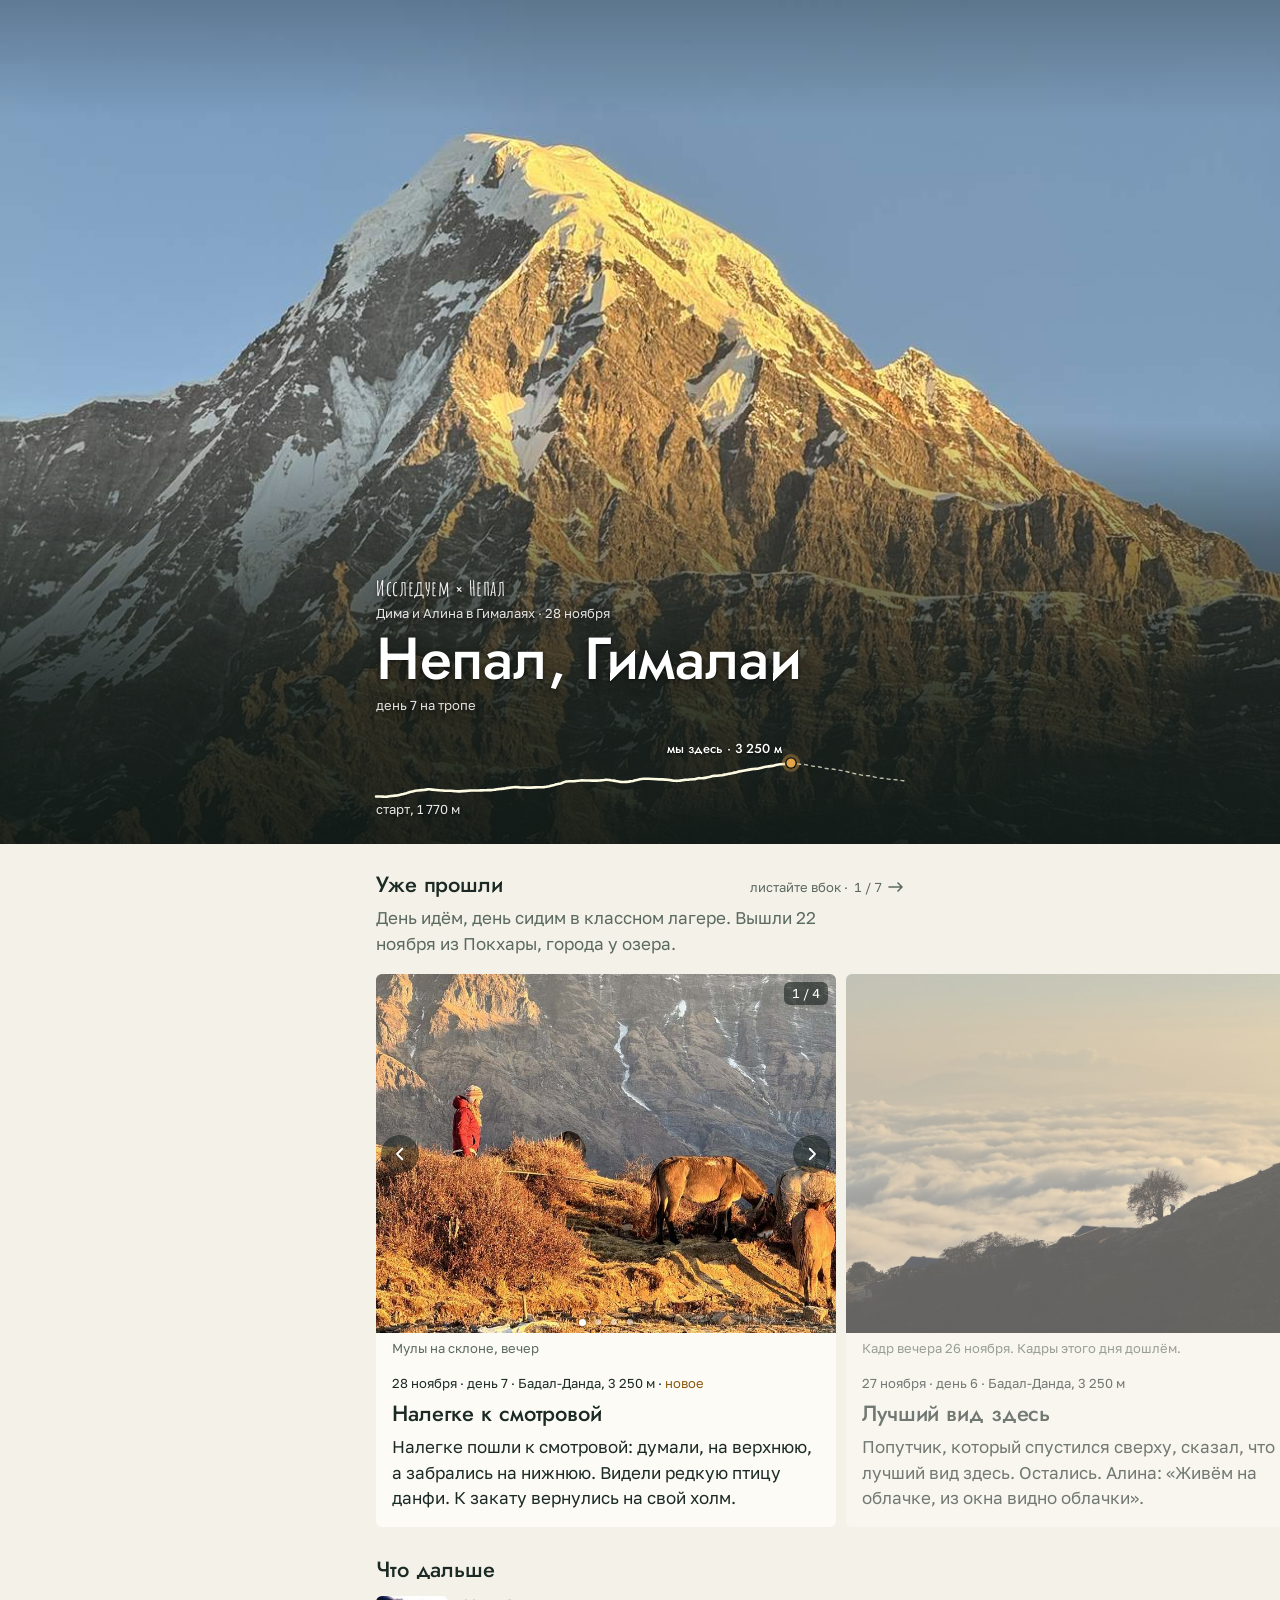
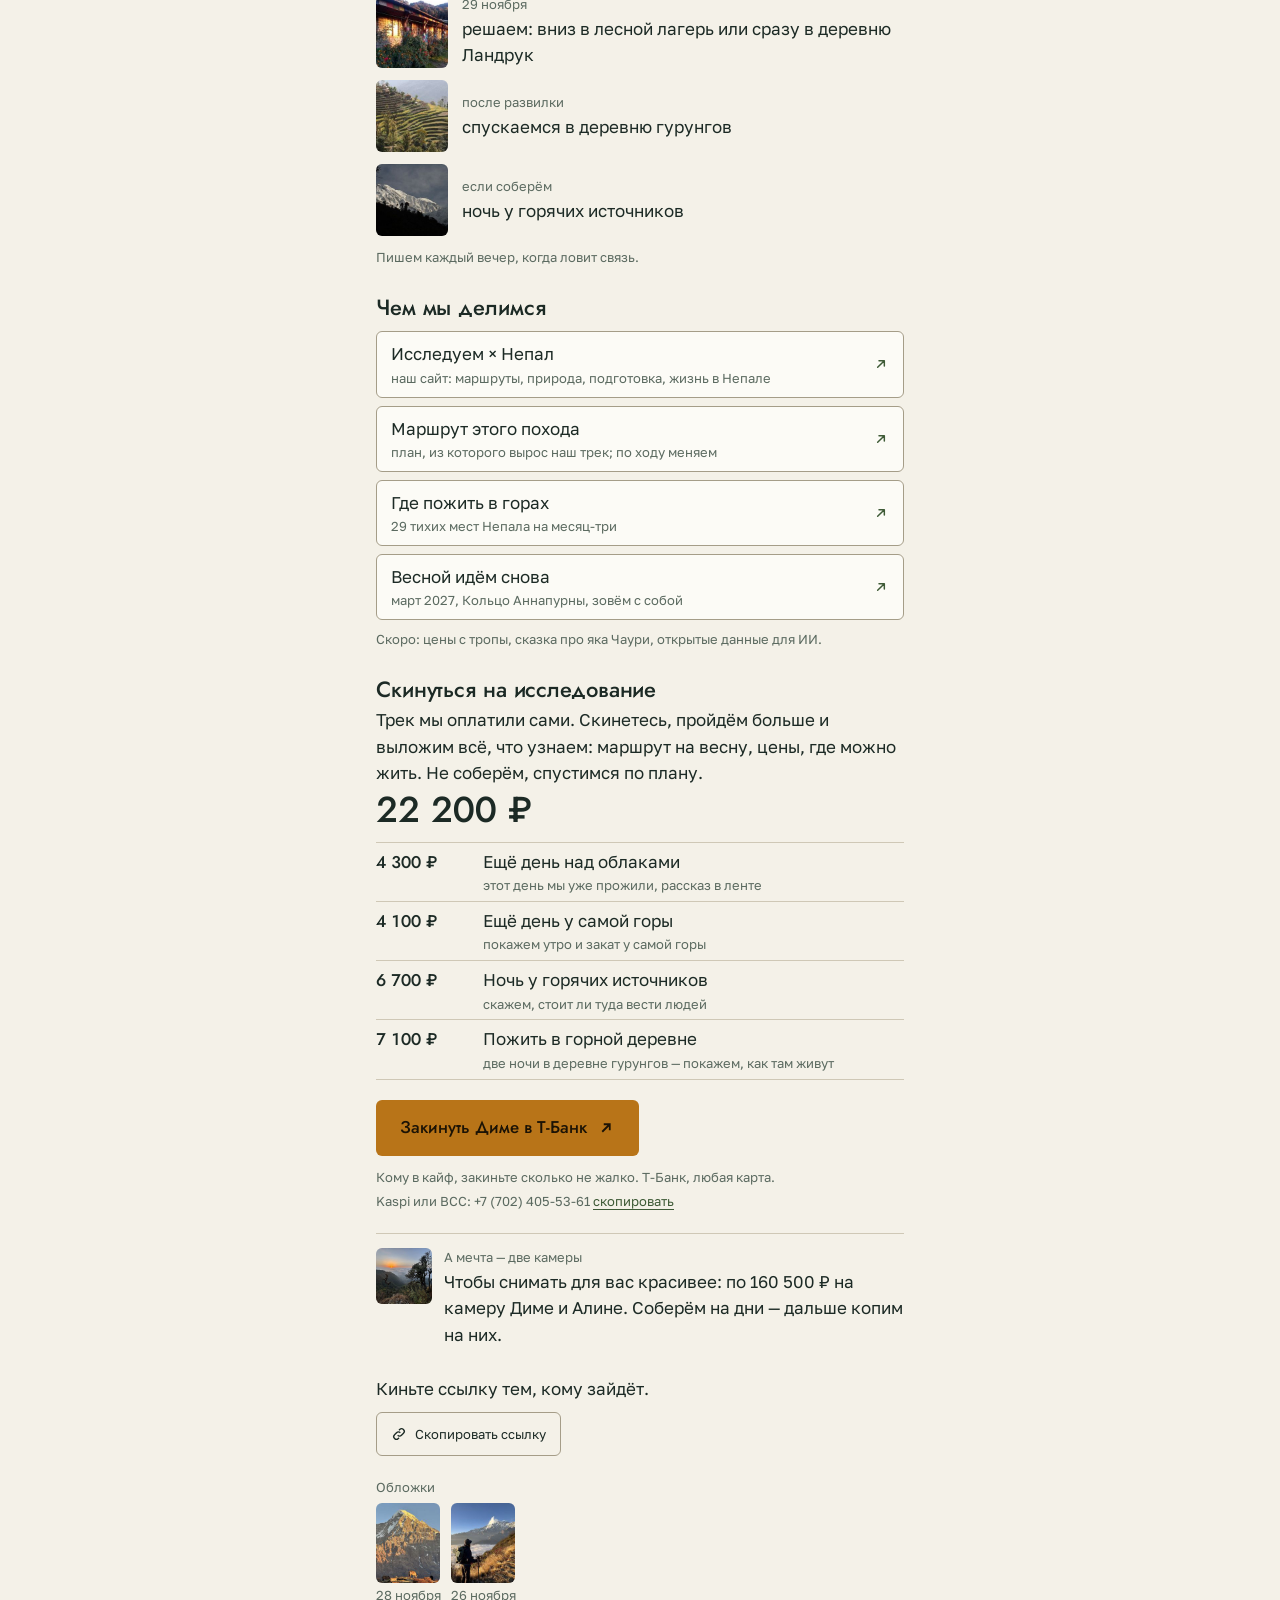
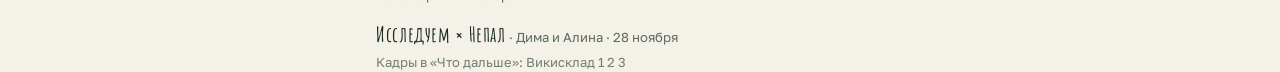
<file: tropa/index.html>
<!DOCTYPE html>
<html lang="ru">
<head>
<meta charset="utf-8">
<meta name="viewport" content="width=device-width,initial-scale=1,viewport-fit=cover">
<meta name="theme-color" content="#0F171D">
<meta name="robots" content="noindex, nofollow">
<link rel="canonical" href="https://mrdmitrydouble.github.io/nine-nights/tropa/">
<meta property="og:type" content="website">
<meta property="og:title" content="Дневник с тропы · Исследуем × Непал">
<meta property="og:description" content="Дима и Алина в Гималаях: день за днём, фото и что дальше">
<meta property="og:url" content="https://mrdmitrydouble.github.io/nine-nights/tropa/">
<meta property="og:image" content="https://mrdmitrydouble.github.io/nine-nights/tropa/og.jpg">
<meta property="og:image:width" content="1200">
<meta property="og:image:height" content="630">
<meta property="og:locale" content="ru_RU">
<meta name="twitter:card" content="summary_large_image">
<meta name="twitter:title" content="Дневник с тропы · Исследуем × Непал">
<meta name="twitter:description" content="Дима и Алина в Гималаях: день за днём, фото и что дальше">
<meta name="twitter:image" content="https://mrdmitrydouble.github.io/nine-nights/tropa/og.jpg">
<link rel="preload" as="image" href="photo/covers/2026-11-28-860.jpg" imagesrcset="photo/covers/2026-11-28-860.jpg 860w, photo/covers/2026-11-28-1290.jpg 1290w" imagesizes="100vw" fetchpriority="high">
<title>Дневник с тропы · Исследуем × Непал</title>
<meta name="description" content="Дима и Алина на треке Марди-Химал: где мы сейчас, что прошли и что откроется дальше.">
<meta name="claude:viewport-fit-sides" content="cover">
<link rel="preload" href="fonts/jost-500.woff2" as="font" type="font/woff2" crossorigin>
<link rel="preload" href="fonts/golos-text-400.woff2" as="font" type="font/woff2" crossorigin>
<link rel="preload" href="fonts/amatic-sc-700.woff2" as="font" type="font/woff2" crossorigin>
<style>@font-face{font-family:"Jost";font-style:normal;font-weight:500;font-display:swap;src:url("fonts/jost-500.woff2") format("woff2")}
@font-face{font-family:"Golos Text";font-style:normal;font-weight:400;font-display:swap;src:url("fonts/golos-text-400.woff2") format("woff2")}
@font-face{font-family:"Amatic SC";font-style:normal;font-weight:700;font-display:swap;src:url("fonts/amatic-sc-700.woff2") format("woff2")}</style>
<style>
/* Сбор на тропе, v11. Два гротеска: Jost (заголовки, суммы, кнопки) и Golos Text (всё остальное); файлы шрифтов свои, без сторонних адресов.
   Три роли — три кегля на экран: --t1 заголовок (22 px), --t2 рассказ (17 px), --t3 служебное (13 px, приглушённо).
   Исключения: название места на обложке (--t0) и сумма сбора (--tsum). Акцент только у кнопок, ссылок, раскрытий и маркера. Один радиус --r. */
@font-face{font-family:"Golos Fallback";src:local("Arial"),local("ArialMT"),local("Liberation Sans"),local("Helvetica Neue"),local("Roboto");size-adjust:105.5%;ascent-override:94%;descent-override:21%;line-gap-override:0%}
@font-face{font-family:"Jost Fallback";src:local("Arial"),local("ArialMT"),local("Liberation Sans"),local("Helvetica Neue"),local("Roboto");size-adjust:96%;ascent-override:104%;descent-override:30%;line-gap-override:0%}
:root{
  /* палитра «своя»: токены сайта Алины (бумага, чернила, мох, охра), сверены пипеткой с фото обложки и 26.11 */
  --bg:#F4F1E8; --surface:#FCFBF6; --fg:#1C2A25; --muted:#5B6A60; --line:#CFC8B6; --line-2:#A59D88; --ph:#ECE7DA;
  --accent:#B87418; --accent-ink:#1C1305; --link:#3E5A36; --here:#8A5A12;
  --give:#15241F; --give-2:#1C2F28; --chalk:#EDEADF; --chalk-soft:#C9CDBF; --give-link:#E3A548;
  --night:#0D1613; --snow:#F6EFD8;
  --map-bg:var(--bg); --sky:#2F6684; --yak:var(--muted);
  --f-body:"Golos Text","Golos Fallback",system-ui,-apple-system,"Segoe UI",Roboto,sans-serif;
  --f-disp:"Jost","Jost Fallback","Avenir Next","Helvetica Neue",system-ui,sans-serif;
  --f-mono:var(--f-body); --f-hand:var(--f-body);
  --t0:clamp(2.6rem,12.4vw,3.7rem); --tsum:2.25rem; --t1:1.375rem; --t2:1.0625rem; --t3:.8125rem;
  --r:6px;
  color-scheme:light;
}
@media (prefers-color-scheme:dark){:root:not([data-theme="light"]){
  --bg:#0D1613; --surface:#15241F; --fg:#EDEADF; --muted:#A2B3A8; --line:#3C5149; --line-2:#5C7268; --ph:#1C2F28;
  --accent:#E3A548; --accent-ink:#0D1613; --link:#B5CFA4; --here:#E3A548; --give:#15241F; --give-2:#1C2F28; --sky:#B5CFA4; color-scheme:dark}}
:root[data-theme="dark"]{
  --bg:#0D1613; --surface:#15241F; --fg:#EDEADF; --muted:#A2B3A8; --line:#3C5149; --line-2:#5C7268; --ph:#1C2F28;
  --accent:#E3A548; --accent-ink:#0D1613; --link:#B5CFA4; --here:#E3A548; --give:#15241F; --give-2:#1C2F28; --sky:#B5CFA4; color-scheme:dark}
:root,body{background:var(--bg);color:var(--fg)}
body{margin:0;font:400 var(--t2)/1.55 var(--f-body);-webkit-text-size-adjust:100%;overflow-x:hidden}
*,*::before,*::after{box-sizing:border-box}
h1,h2,h3,p,ul,ol,figure,blockquote,dl,dd{margin:0}
ul,ol{padding:0;list-style:none}
img{max-width:100%;height:auto;display:block}
h1,h2,h3,.disp{font-family:var(--f-disp);font-weight:500;letter-spacing:-.005em}
h3{font-size:var(--t2);line-height:1.3}
a{color:var(--link);text-underline-offset:3px}
button{font:inherit;color:inherit}
:focus-visible{outline:3px solid var(--accent);outline-offset:3px}
.vh{position:absolute;width:1px;height:1px;overflow:hidden;clip:rect(0 0 0 0);white-space:nowrap}
.num{font-variant-numeric:tabular-nums;white-space:nowrap}
.sm{font-size:var(--t3);line-height:1.45;color:var(--muted)}

.in{max-width:560px;margin:0 auto;padding-left:max(16px,env(safe-area-inset-left,0px));padding-right:max(16px,env(safe-area-inset-right,0px))}
.scr{padding-block:28px 0}   /* F6: между секциями не больше ~48 px пустоты (вместе с отступами карточек) */
.scr h2{font-size:var(--t1);line-height:1.1}
.lead{color:var(--muted);margin-top:8px;max-width:40ch}

/* ---------- кнопка, ссылка, раскрытие: у каждого типа один вид ---------- */
.btn{display:inline-flex;align-items:center;gap:10px;height:56px;padding:0 24px;margin-top:20px;border-radius:var(--r);background:var(--accent);color:var(--accent-ink);
  font:500 var(--t2)/1 var(--f-disp);text-decoration:none;max-width:100%;white-space:nowrap}
.btn svg{width:18px;height:18px;fill:none;stroke:currentColor;stroke-width:2.4;flex:0 0 18px}
.lnk{display:inline-flex;align-items:center;gap:8px;min-height:44px;padding:0;border:0;background:none;color:var(--link);text-decoration:underline;text-underline-offset:3px;cursor:pointer;font:inherit}
.act{display:inline-flex;align-items:center;gap:8px;min-height:44px;padding:0 14px;border:1px solid var(--line-2);border-radius:var(--r);background:transparent;color:var(--fg);font:400 var(--t3)/1 var(--f-body);cursor:pointer}
.act svg{width:16px;height:16px;fill:none;stroke:currentColor;stroke-width:2;flex:0 0 16px}
.give .act{border-color:var(--chalk-soft);color:var(--chalk)}
.lnk svg{width:16px;height:16px;fill:none;stroke:currentColor;stroke-width:2.2;stroke-linecap:round;stroke-linejoin:round;flex:0 0 16px}
details>summary{list-style:none;cursor:pointer;display:flex;align-items:center;gap:12px;min-height:44px}
details>summary::-webkit-details-marker{display:none}
details>summary::after{content:"";flex:0 0 8px;width:8px;height:8px;margin:-4px 4px 0 auto;border-right:2px solid var(--link);border-bottom:2px solid var(--link);transform:rotate(45deg)}
details[open]>summary::after{transform:rotate(225deg);margin-top:4px}

/* ---------- 1. обложка: фото во весь экран, текст через затемнение, линия маршрута внизу ---------- */
html{scroll-snap-type:y proximity}
.scr,.cover{scroll-snap-align:start}
.cover{position:relative;overflow:hidden;background:var(--night);color:#fff;isolation:isolate;
  min-height:calc(100vh - 56px);min-height:calc(100svh - 56px);display:flex;flex-direction:column;justify-content:flex-end}
.cover-ph{position:absolute;inset:0;z-index:-1}
.cover-ph img{width:100%;height:100%;object-fit:cover}
.cover-ph::after{content:"";position:absolute;inset:0;background:linear-gradient(180deg,rgba(13,22,19,.25) 0,rgba(13,22,19,0) 14%,rgba(13,22,19,0) 50%,rgba(13,22,19,.45) 64%,rgba(13,22,19,.82) 82%,rgba(13,22,19,.92) 100%)}
.pin{position:absolute;left:0;top:0;display:none;pointer-events:none;z-index:1}
.pin.on{display:block}
.pin svg{display:block;overflow:visible}
.pin line{stroke:#fff;stroke-width:1.2}
.pin circle{fill:#fff}
.pin text{font:400 13px var(--f-body);fill:#fff;paint-order:stroke;stroke:rgba(13,22,19,.45);stroke-width:3px}
.cover.v13 .pin text{font:500 13px var(--f-disp);stroke:rgba(13,22,19,.75);stroke-width:4px;stroke-linejoin:round}   /* v13.1: читаемо на облаках */
.cover.v13 .pin line{stroke-width:2;filter:drop-shadow(0 0 2px rgba(13,22,19,.6))}
.cover.v13 .pin circle{r:4px;stroke:rgba(13,22,19,.7);stroke-width:1.5}
.pin.nol line,.pin.nol circle{display:none}   /* обложка_метка.выноска = false: только слово, без линии и точки */
.cover .low{width:100%;position:relative}
.cover .by,.cover .meta{font-size:var(--t3);line-height:1.4;color:rgba(255,255,255,.88)}
.cover h1{font-size:var(--t0);line-height:1;margin:6px 0 8px;overflow-wrap:anywhere}
.cover .about{margin-top:10px;max-width:34ch;color:#fff}
.cover .low>*{text-shadow:0 1px 3px rgba(0,0,0,.5),0 2px 16px rgba(0,0,0,.45)}
.stripw{position:relative;width:100%;max-width:560px;margin:14px auto 34px}
.nextq{position:absolute;right:max(12px,env(safe-area-inset-right,0px));bottom:-12px;display:inline-flex;align-items:center;gap:4px;min-height:44px;min-width:44px;padding:0 4px;font-size:var(--t3);color:var(--chalk-soft);text-decoration:none}
.nextq span{font-size:var(--t3)}
.strip{display:block;width:100%;height:auto;max-width:560px;margin:0 auto;padding:0 max(10px,env(safe-area-inset-right,0px)) 0 max(10px,env(safe-area-inset-left,0px));overflow:visible}
.strip .s-net{fill:none;stroke:rgba(238,241,238,.22);stroke-width:1.4;stroke-linejoin:round}
.strip .s-todo{fill:none;stroke:rgba(238,241,238,.55);stroke-width:1.4;stroke-dasharray:3 4;stroke-linecap:round}
.strip .done{fill:none;stroke:var(--snow);stroke-width:2.6;stroke-linecap:round;stroke-linejoin:round}
.strip .glow{fill:none;stroke:#FEFBE3;stroke-width:9;stroke-linecap:round;stroke-linejoin:round;opacity:.22}
.strip .dot{fill:#E3A548;stroke:var(--night);stroke-width:1.2}
.strip .ring{stroke:#E3A548}
.strip .endq{font:400 12.7px var(--f-body);fill:var(--chalk-soft)}   /* рисунок растянут на ~2,5 %: на экране 13 px */
.dot{fill:var(--accent);stroke:var(--bg);stroke-width:1.5}
.ring{fill:none;stroke:var(--accent);stroke-width:2;transform-box:fill-box;transform-origin:center}
@media (prefers-reduced-motion:no-preference){.ring{animation:ping 2.2s ease-out infinite}@keyframes ping{0%{transform:scale(.6);opacity:.9}100%{transform:scale(2.6);opacity:0}}}

/* ---------- 2. прошли: карусель (единственное горизонтальное место) ---------- */
.scr.past{}   /* v11.1: после обложки обычный межсекционный отступ */
.hrowt{display:flex;align-items:baseline;justify-content:space-between;gap:12px}
.ccount{flex:0 0 auto;display:flex;align-items:center;gap:6px;font-size:var(--t3);color:var(--muted);font-variant-numeric:tabular-nums;white-space:nowrap}   /* «1 / 7» у заголовка секции */
.car{display:flex;align-items:stretch;gap:10px;overflow-x:auto;overflow-y:hidden;scroll-snap-type:x mandatory;overscroll-behavior-x:contain;-webkit-overflow-scrolling:touch;
  margin-top:16px;padding:0 max(16px,env(safe-area-inset-left,0px)) 2px;scroll-padding-inline:max(16px,env(safe-area-inset-left,0px));scrollbar-width:none}
.car::-webkit-scrollbar{display:none}
.carr{width:16px;height:10px;fill:none;stroke:currentColor;stroke-width:1.6;stroke-linecap:round;stroke-linejoin:round}
/* выглядывающие карточки приглушены, пока не долистали до них */
.car:not(.list) .day{transition:opacity .25s}
.car:not(.list) .day:not(.cur){opacity:.6}
.car:focus-visible{outline-offset:-3px}
@media (min-width:640px){.car{padding-inline:calc((100% - 528px)/2);scroll-padding-inline:calc((100% - 528px)/2)}}
.day{position:relative;flex:0 0 88%;max-width:460px;scroll-snap-align:start;background:var(--surface);border-radius:var(--r);overflow:hidden;display:flex;flex-direction:column}
.lbo{display:block;padding:0;margin:0;border:0;background:var(--ph);cursor:zoom-in;-webkit-tap-highlight-color:transparent}
/* соседняя карточка выглядывает на ~13 % ширины экрана (88 % ленты); все карточки одной высоты:
   лишнюю высоту короткой карточки забирает фото (растёт вниз), под карточкой нет полосы фона */
.slot{position:relative;width:100%;aspect-ratio:5/4;overflow:hidden;flex:1 0 auto}
.thumbs .th[hidden]{display:none}   /* в ленте до трёх; остальные листаются в просмотрщике */
.slot img{width:100%;height:100%;object-fit:cover}
/* день без фото в карусели: кусок профиля этого дня на месте фото (растягивается по высоте карточки) */
.slot.mp{background:var(--ph);order:2;aspect-ratio:auto;min-height:120px}   /* под текстом: карточка читается сверху, профиль добирает высоту */
.slot.mp svg{position:absolute;inset:0;width:100%;height:100%}
.mp-fill{fill:var(--fg);opacity:.07}
.mp-line{fill:none;stroke:var(--line-2);stroke-width:1.5;vector-effect:non-scaling-stroke}
.mp-done{fill:none;stroke:var(--fg);stroke-width:3.5;stroke-linecap:round;stroke-linejoin:round;vector-effect:non-scaling-stroke}
.mpd{position:absolute;width:10px;height:10px;margin:-5px 0 0 -5px;border-radius:50%;background:var(--fg)}
.mpd.b{background:var(--bg);border:2px solid var(--fg)}
.dbody{padding:14px 16px 16px;display:flex;flex-direction:column;gap:8px}
.day h3{font-size:var(--t1);line-height:1.2}
.dmeta,.phcap{font-size:var(--t3);line-height:1.4;color:var(--muted)}
.phcap{padding:6px 16px 0}   /* подпись вплотную к фото, до даты и места — отступ */
.day:not(:has(.slot)) .dbody{flex:1 0 auto}
.dtext,.detail,.bytb{line-height:1.5}
.quote p{font-family:var(--f-disp);font-weight:500;line-height:1.35}
.quote cite{display:block;margin-top:2px;font-style:normal;font-size:var(--t3);color:var(--muted)}
.was{margin-top:8px;font-size:var(--t3);line-height:1.45;color:var(--muted)}   /* «был вопрос / план был» — отдельно, после рассказа, помечен словом */
.was b{font-weight:400;color:var(--fg)}
.was svg{display:none}
.thumbs{display:grid;grid-template-columns:repeat(3,minmax(0,1fr));gap:8px;margin-top:4px}
.thumbs .th{width:100%;aspect-ratio:1/1;min-width:96px;border-radius:var(--r);overflow:hidden}
.thumbs.one{grid-template-columns:1fr}.thumbs.one .th{aspect-ratio:16/9}
.thumbs img{width:100%;height:100%;object-fit:cover}
.prelist{display:flex;flex-direction:column;gap:6px}
/* дни_вид = «список»: те же карточки столбиком, без листания вбок */
.car.list{display:flex;flex-direction:column;gap:16px;overflow:visible;scroll-snap-type:none;padding:0 max(16px,env(safe-area-inset-left,0px))}
@media (min-width:640px){.car.list{max-width:560px;margin-inline:auto}}
.car.list .day{flex:0 0 auto;max-width:none}
.car.list .slot{aspect-ratio:4/3}
.prelist .pd{color:var(--muted);font-size:var(--t3);margin-right:8px}

/* находки */
.gal{display:flex;gap:10px;overflow-x:auto;scroll-snap-type:x mandatory;overscroll-behavior-x:contain;-webkit-overflow-scrolling:touch;scrollbar-width:none;
  margin-top:16px;padding:0 max(16px,env(safe-area-inset-left,0px)) 4px;scroll-padding-inline:max(16px,env(safe-area-inset-left,0px))}
.gal::-webkit-scrollbar{display:none}
@media (min-width:640px){.gal{padding-inline:calc((100% - 528px)/2);scroll-padding-inline:calc((100% - 528px)/2)}}
.gi{flex:0 0 58%;max-width:260px;scroll-snap-align:start}
.gi .gph{width:100%;aspect-ratio:4/5;border-radius:var(--r);overflow:hidden}
.gi img{width:100%;height:100%;object-fit:cover}
.gi figcaption{margin-top:6px;font-size:var(--t3);line-height:1.4;color:var(--muted);padding-right:8px}

/* ---------- 3. путь: профиль и план одной лестницей ---------- */
.mapbox{margin-top:16px}
.mapbox svg{display:block;width:100%;height:auto}
.m-net{fill:none;stroke:var(--line-2);stroke-width:1.2}
.m-done{fill:none;stroke:var(--fg);stroke-width:3.6;stroke-linecap:round;stroke-linejoin:round}
.m-plan{fill:none;stroke:var(--line-2);stroke-width:1.6;stroke-linecap:round;stroke-linejoin:round}
.m-todo{fill:none;stroke:var(--muted);stroke-width:1.6;stroke-dasharray:4 4;stroke-linecap:round}
.m-st{fill:var(--bg);stroke:var(--fg);stroke-width:1.5}
.m-st.p{fill:var(--fg);stroke:var(--fg)}
.m-t{font:13px var(--f-body);fill:var(--fg);paint-order:stroke;stroke:var(--bg);stroke-width:4px;stroke-linejoin:round}
.m-t tspan.h{font:13px var(--f-body);fill:var(--muted);font-variant-numeric:tabular-nums}
.m-here{font:500 17px var(--f-disp);fill:var(--here);paint-order:stroke;stroke:var(--bg);stroke-width:5px;stroke-linejoin:round}
.m-ax{font:13px var(--f-body);fill:var(--muted);font-variant-numeric:tabular-nums}
.m-grid{stroke:var(--line);stroke-width:1}
.m-area{fill:var(--fg);opacity:.07}
.m-ln{stroke:var(--muted);stroke-width:1}
.m-q{font:13px var(--f-body);fill:var(--muted)}
.we .dot{stroke:var(--bg)}
.legend{display:flex;flex-wrap:wrap;gap:2px 16px;margin-top:6px;font-size:var(--t3);color:var(--muted)}
.legend span{display:flex;align-items:center;gap:8px}
.legend svg{flex:0 0 24px;width:24px;height:10px;overflow:visible}
.route{margin-top:20px}
.route li{display:grid;grid-template-columns:62px minmax(0,1fr) auto;gap:0 12px;align-items:start;padding:10px 0;border-top:1px solid var(--line)}
.route .rd{font-size:var(--t3);color:var(--muted);font-variant-numeric:tabular-nums;padding-top:3px;white-space:nowrap}
.route .rp{min-width:0}
.route .rp b{font-weight:400}
.route .rx,.route .rq{display:block;font-size:var(--t3);line-height:1.4;color:var(--muted)}
.route .rq{color:var(--fg)}
.route .done .rp b{color:var(--muted)}
.rh{margin-top:28px}
.rdone{margin-top:10px;border-top:1px solid var(--line)}
.rdone>summary{color:var(--muted)}
.rdone .route{margin-top:0}
.rdone+.route{margin-top:0}
.rlead{display:block;margin-top:10px;font-size:var(--t3);line-height:1.4;color:var(--muted)}
.endgive{margin-top:32px;padding-top:20px;border-top:1px solid var(--line)}
.endgive>h3{font-family:var(--f-disp);font-size:var(--t1);line-height:1.1;margin-top:0}
.endgive .alt-i+.alt-i{border-color:var(--line)}
.endgive .pline{margin-top:12px}
.endgive .under{color:var(--muted)}
.endgive .alt{border-color:var(--line)}
.endgive .alt>summary{color:var(--fg)}
.endgive .alt-n{color:var(--muted)}
.endgive .sok{color:var(--muted)}
.rwide{grid-column:1/-1;display:block;margin-top:6px}
.route .rph{display:block;width:100%;aspect-ratio:4/3;margin-top:8px;border-radius:var(--r);overflow:hidden}
.route .rph img,.mb .rph img{width:100%;height:100%;object-fit:cover}
.mb .rph{display:block;width:100%;max-width:320px;aspect-ratio:4/3;border-radius:var(--r);overflow:hidden}
.rcap{display:block;margin-top:6px;font-size:var(--t3);line-height:1.4;color:var(--muted)}
.rcap a{display:inline-block;padding:14px 6px;margin:-14px -6px}
.route .rth{width:56px;height:56px;border-radius:var(--r);overflow:hidden}
.route .rth img{width:100%;height:100%;object-fit:cover}
.route .now .rd{color:var(--fg)}
.route .now b::before{content:"";display:inline-block;width:9px;height:9px;margin-right:8px;border-radius:50%;background:var(--accent);vertical-align:1px}
.prices{margin-top:24px}
.prices h3,.pricesd .pt{font-family:var(--f-disp);font-weight:500;font-size:var(--t2)}
.stairs{margin-top:10px}
.st{display:grid;grid-template-columns:72px minmax(0,1fr);gap:12px;padding:10px 0 8px;border-top:1px solid var(--line)}
.st-h b{font-weight:400;white-space:nowrap;font-variant-numeric:tabular-nums}
.st-h small{font-size:var(--t3);color:var(--muted)}
.st-bar{display:block;height:4px;margin-top:6px;border-radius:2px;background:var(--line-2)}
.st-w{font-size:var(--t3);color:var(--muted)}
.st-b li{display:flex;justify-content:space-between;align-items:baseline;gap:10px;padding:2px 0}
.st-b li small{display:block;font-size:var(--t3);color:var(--muted)}
.st-b .num,.st-b .free{white-space:nowrap}
.unit,.note{margin-top:8px;font-size:var(--t3);color:var(--muted)}
.pricesd{margin-top:28px;border-top:1px solid var(--line)}
.pricesd>summary{flex-wrap:wrap;padding:8px 0}
.pricesd .pt{flex:1 1 auto}
.pricesd .pone{flex:1 0 100%;order:3;font-size:var(--t3);color:var(--muted)}

/* ---------- 4. дальше ---------- */
.q{margin-top:20px;display:flex;flex-direction:column;gap:6px}
.chauri{display:flex;align-items:center;gap:8px;font-size:var(--t3);color:var(--muted)}
.yak{width:30px;height:22px;fill:var(--yak);flex:0 0 30px}
.qq{font-family:var(--f-disp);font-weight:500;line-height:1.35}
.tag{font-size:var(--t3);color:var(--muted)}
.tag svg{display:none}
.alllink{margin-top:6px}

/* ---------- 5. на что собираем ---------- */
.ask{margin-top:16px}
/* верх секции сбора: одна строка «сколько и на что» → шкала → кнопка → ступени → что даёт перевод → подробности */
.sumline{margin-top:14px;display:flex;flex-wrap:wrap;align-items:baseline;gap:0 10px}
.sumbig{font:500 var(--tsum)/1.1 var(--f-disp);font-variant-numeric:tabular-nums;white-space:nowrap}
.sumwhat{flex:1 1 14em}
.sumwhy{margin-top:6px}
.ladder .meter{margin-top:6px}
.ladder .rungs{margin-top:16px}
.ladder .hints{margin-top:28px}
.ladder .ask{margin-top:28px}
.meter{margin-top:16px}
.goal{font-family:var(--f-disp);font-weight:500;font-variant-numeric:tabular-nums}
.gotn{font-size:var(--t3);color:var(--muted);margin-top:2px}
.scale{display:flex;gap:4px;margin:14px 0 4px}
.sg{display:flex;flex-direction:column;gap:6px;min-width:0;flex:1 1 0}
.sgl{text-align:right;font-size:var(--t3);line-height:1;color:var(--muted);font-variant-numeric:tabular-nums;white-space:nowrap}
.sgb{position:relative;display:block;height:6px;margin-block:1px;border-radius:3px;background:var(--line)}
.sg.nx .sgb{height:8px;margin-block:0;background:var(--line-2)}
.sgb>i:first-child{display:block;height:100%;border-radius:3px;background:var(--fg)}
.sgb .mk{position:absolute;top:-5px;bottom:-5px;width:2px;margin-left:-1px;background:var(--muted)}
.sg.nx .sgl,.sg.ok .sgl{color:var(--fg)}
.sgn{font-size:var(--t3);line-height:1.3;color:var(--fg);overflow-wrap:break-word}
.mkl{margin-top:6px;font-size:var(--t3);line-height:1.3;color:var(--muted);font-variant-numeric:tabular-nums}
.mkl span{display:inline-block;margin-left:-1px;padding-left:10px;border-left:2px solid var(--line-2)}
.meter .left{margin-top:8px;font-variant-numeric:tabular-nums}
.why{margin-top:10px;font-size:var(--t3);color:var(--muted)}
.ownline{margin-top:20px;font-size:var(--t3);color:var(--muted)}
.ownline svg{display:none}
.rungs{margin-top:28px;scroll-margin-top:16px}
.rung1{display:flex;flex-direction:column;gap:6px}
.rhead{font-size:var(--t3);color:var(--muted)}
.rhead b{font-weight:400}
.rdesc{line-height:1.5}
.rsum{display:flex;align-items:baseline;flex-wrap:wrap;gap:2px 12px}
.rsum b{font-family:var(--f-disp);font-weight:500;font-variant-numeric:tabular-nums;white-space:nowrap}
.rsum span{font-size:var(--t3);color:var(--muted)}
.comp{border-top:1px solid var(--line);margin-top:6px}
.comp-b{display:flex;flex-direction:column;gap:6px;padding:0 0 10px}
.comp-b p,.mb p{line-height:1.5}
.comp-b .msh,.mb .msh,.mb .est{font-size:var(--t3);color:var(--muted)}
.clist{display:flex;flex-direction:column;gap:4px;font-size:var(--t3);color:var(--muted)}
.clist li{display:grid;grid-template-columns:minmax(0,1fr) auto;gap:4px 14px;align-items:baseline}
.clist li .num{text-align:right}
.clist li.zp,.clist li.kurs{display:block}
.clist li.tot{color:var(--fg);border-top:1px solid var(--line);padding-top:4px;margin-top:2px}
.srows,.more{margin-top:20px}
.srow,.mrow{border-top:1px solid var(--line)}
.srows .srow:last-child,.more .mrow:last-child{border-bottom:1px solid var(--line)}
.srow>summary,.mrow>summary{display:grid;grid-template-columns:minmax(0,1fr) auto 16px;gap:2px 12px;align-items:center;padding:10px 0;min-height:56px}
/* ступени: четыре строки «сумма — что это», подробности по нажатию */
.srows .srow>summary{grid-template-columns:5.6em minmax(0,1fr) 16px;align-items:baseline;min-height:48px}
.srows .srow>summary::after{align-self:center}
.srows .srow .ss{grid-column:1;text-align:left}
.srows .srow .st1{grid-column:2}
.srow>summary::after,.mrow>summary::after{grid-column:3;grid-row:1;margin:0 4px 0 0;align-self:center}
.srow .st1,.mrow .mt{min-width:0}
.srow .ss,.mrow .ms{font-family:var(--f-disp);font-weight:500;font-variant-numeric:tabular-nums;white-space:nowrap}
.srow .so{grid-column:1/-1;font-size:var(--t3);color:var(--muted)}
.srow[open] .so{display:none}
.okm svg{width:14px;height:14px;fill:none;stroke:var(--fg);stroke-width:3;display:inline-block;margin-right:6px;vertical-align:-1px}
.mb{display:flex;flex-direction:column;gap:6px;padding:0 0 12px}
.tot1{font-size:var(--t3);color:var(--muted);font-variant-numeric:tabular-nums}
.fallback{margin-top:16px;font-size:var(--t3);color:var(--muted)}
.more h3{font-family:var(--f-disp);margin-bottom:4px}
.more .note{margin:0 0 6px}

/* ---------- 6. поддержать: тёмный фон, без скруглений ---------- */
.give{background:var(--give);color:var(--chalk)}
.give .lead,.give .under,.give .sm{color:var(--chalk-soft)}
.give a:not(.btn),.give .lnk{color:var(--give-link)}
.give details>summary::after{border-color:var(--give-link)}
.pline{margin-top:16px}
.under{margin-top:12px;font-size:var(--t3)}
.btn.off{display:none}
.soon{margin-top:16px}
.hints{margin-top:32px}
.hints h3{font-family:var(--f-disp)}
.hints dl{margin-top:4px}
.hrow{display:grid;grid-template-columns:minmax(88px,auto) minmax(0,1fr);gap:14px;align-items:baseline;padding:4px 0;color:inherit;text-decoration:none}   /* обычный список: без линеек и шевронов */
.hints dt{font-family:var(--f-disp);font-weight:500;white-space:nowrap;font-variant-numeric:tabular-nums}
.hints dd{color:var(--muted)}
.give .hints dd{color:var(--chalk-soft)}
.share{margin-top:32px}
.sok{font-size:var(--t3);color:var(--chalk-soft)}
.surl{display:block;width:100%;margin-top:10px;padding:10px;border-radius:var(--r);border:1px solid var(--chalk-soft);background:var(--give);color:var(--chalk);font:var(--t3) var(--f-body)}
.alt{margin-top:12px;border-top:1px solid var(--give-2);border-bottom:1px solid var(--give-2)}
.alt>summary{color:var(--chalk)}
.alt-i{padding:6px 0 12px}
.alt-i+.alt-i{border-top:1px solid var(--give-2);padding-top:12px}
.alt-i h3{font-family:var(--f-disp)}
.alt-i .act{margin-top:8px}
.share .act{margin-top:10px}
.alt-v{display:block;margin-top:4px;word-break:break-all;font-variant-numeric:tabular-nums}
.alt-n{display:block;margin-top:4px;font-size:var(--t3);color:var(--chalk-soft)}
.alt .ok{font-size:var(--t3);color:var(--chalk-soft);margin-left:8px}

/* ---------- 7. потом ---------- */
.later .news{margin-top:16px}
.later h3{margin-top:32px;font-family:var(--f-disp)}
.later .endgive h3{margin-top:0}   /* блок «Поддержать» в конце: заголовки без отступа раздела «потом» */
.later .endgive .alt-i h3{margin-top:6px}
.cook{margin-top:8px;display:flex;flex-direction:column;gap:4px}
.shelf{margin-top:4px}
.shelf li{display:flex;flex-direction:column}
.shelf .sm{margin-top:-6px}
.foot{margin-top:32px;font-size:var(--t3);color:var(--muted)}
/* F9. что мы отдаём: строки-ссылки, без рамок и плашек */
.gshelf{margin-top:12px;display:flex;flex-direction:column;gap:10px}
.gshelf li{display:flex;flex-direction:column}
.gshelf .sm{margin-top:-8px}

.lic{margin-top:4px;font-size:var(--t3);color:var(--muted)}

/* ---------- v13 (д-свои): лёгкая страница. Без вертикального snap, без раскрытий, без якорей кроме «листайте ↓» ---------- */
.cover.v13 .low{padding-bottom:10px}
.next13{display:flex;justify-content:flex-end;margin:6px 0 14px}
.next13 .nextq{position:static}
.past.v13 .slot{aspect-ratio:4/3;flex:1 0 auto}   /* 4:3, лишнюю высоту короткой карточки забирает фото — без пустого поля внизу */
.past.v13 .slot.mp{order:0;aspect-ratio:4/3;min-height:0}
.past.v13 .dtext{display:-webkit-box;-webkit-line-clamp:6;-webkit-box-orient:vertical;overflow:hidden}
.thumbs.hid{display:none}
.list13{margin-top:14px;display:flex;flex-direction:column;gap:12px}
.list13 li{display:grid;grid-template-columns:72px minmax(0,1fr);gap:14px;align-items:center}
.th13{display:block;width:72px;height:72px;border-radius:var(--r);overflow:hidden;background:var(--ph)}
.th13 img{width:100%;height:100%;object-fit:cover}
.tx13{display:flex;flex-direction:column;gap:2px}
.cr13{margin-top:12px}
.cr13 a{color:inherit}
.lead13{margin-top:6px}
.money13 .sumline{margin-top:4px}
.bar13{display:flex;gap:3px;margin:10px 0 4px}
.bar13>i{display:block;height:8px;border-radius:3px;background:var(--line);min-width:6px}
.bar13>i>i{display:block;height:100%;border-radius:3px;background:var(--fg)}
.steps13{margin-top:12px;border-top:1px solid var(--line)}
.steps13 li{display:grid;grid-template-columns:5.6em minmax(0,1fr);gap:12px;align-items:baseline;padding:6px 0;border-bottom:1px solid var(--line)}
.steps13 b{font-family:var(--f-disp);font-weight:500;font-variant-numeric:tabular-nums;white-space:nowrap}
.bonus13{margin-top:10px}   /* v18: под кнопкой, чтобы сделка до кнопки помещалась и на 360×740 */
.soon13{margin-top:8px}
.share13 .gshelf{margin-top:10px}
.alt13{margin-top:16px;border:0}
.alt13 .alt-i{padding:4px 0 0}
.alt13 .alt-n,.give13 .ok{color:var(--muted)}
/* v13.1 */
.past.v13 .dbody{padding-top:16px}
.past.v13 .dmeta{color:var(--fg)}                 /* служебная строка: тот же 13 px, контраст выше */
.dmeta .new{font-weight:400;color:var(--here)}    /* «новое» — цветом маркера */
.promise13{margin-top:12px}
.got13{margin-top:2px}
.bar13.one{margin:10px 0 0}
.under13{margin-top:12px}
.alt13s{margin-top:6px}
.cp13{display:inline;min-height:0;padding:14px 6px;margin:-14px -6px;font-size:inherit}   /* зона нажатия ≥ 44 px без разрыва строки */
.give13 .share{margin-top:0}
.give13 .cr13{margin-top:6px}
.give13 .cr13 a{text-decoration:none}
/* v14: строки шагов с тихой строкой «что даст»; второй ярус — без крупных цифр, сумма справа обычным текстом */
.steps13 li>span{display:flex;flex-direction:column;gap:1px;min-width:0}
.more14{margin-top:24px}
.more14 h3{font-family:var(--f-disp)}
.steps13.t2{margin-top:6px}
.steps13.t2 li{grid-template-columns:minmax(0,1fr) auto}
.s14{font-variant-numeric:tabular-nums;white-space:nowrap}
.past.v13 .car.list{padding-bottom:0}
.past.v13 .car.list .dbody{padding-bottom:12px}   /* v16, а-вход: дни списком без лишней пустоты перед «Что дальше» */
.p14{margin-top:20px}   /* v16: второй ярус — абзац рассказа */
.cr13{opacity:.85}
.brand13,.brandf{font:700 1.3125rem/1.1 "Amatic SC","Jost Fallback",sans-serif;letter-spacing:.03em}   /* v15: знак «Исследуем × Непал» шрифтом сайта Алины — единственное место Amatic */
.brand13{color:rgba(255,255,255,.92);margin-bottom:4px}
.brandf{color:var(--fg)}
/* v17: карта маршрута по высоте внизу обложки — линия растягивается по ширине, маркер и подписи стоят по тем же координатам */
.cprof{position:relative;margin:10px 0 14px;text-shadow:none}
.cp-line{position:absolute;inset:0;width:100%;height:100%;overflow:visible}
.cp-done{fill:none;stroke:#FEFBE3;stroke-width:2.6;stroke-linecap:round;stroke-linejoin:round;vector-effect:non-scaling-stroke}
.cp-todo{fill:none;stroke:rgba(254,251,227,.7);stroke-width:1.4;stroke-dasharray:3 4;stroke-linecap:round;vector-effect:non-scaling-stroke}
.cp-dot{position:absolute;width:12px;height:12px;margin:-6px 0 0 -6px;border-radius:50%;background:#E3A548;box-shadow:0 0 0 3px rgba(227,165,72,.35),0 0 0 1.5px #0D1613 inset}
.cp-pt{position:absolute;width:6px;height:6px;margin:-3px 0 0 -3px;border-radius:50%;background:#FEFBE3}
.cp-l{position:absolute;white-space:nowrap;font-size:var(--t3);line-height:1.3;color:rgba(255,255,255,.9);text-shadow:0 1px 3px rgba(0,0,0,.7)}
.cp-now{font-family:var(--f-disp);font-weight:500;color:#fff}
/* v18: «Чем мы делимся» — кнопки во всю ширину (нажимаемое: тонкая рамка, поверхность карточки, радиус 6 px, без подчёркиваний) */
.shbs{margin-top:12px;display:flex;flex-direction:column;gap:8px}
.shb{display:flex;align-items:center;justify-content:space-between;gap:12px;min-height:56px;padding:9px 14px;border:1px solid var(--line-2);border-radius:var(--r);background:var(--surface);color:var(--fg);text-decoration:none}
.shb-t{display:flex;flex-direction:column;gap:1px;min-width:0}
.shb svg{width:16px;height:16px;flex:0 0 16px;fill:none;stroke:var(--link);stroke-width:2.2;stroke-linecap:round;stroke-linejoin:round}
.shb:active{background:var(--ph)}
.share13 .soon13{margin-top:10px}
/* v18: мечта о камерах — без карточки, тонкая линия сверху, миниатюра слева */
.cams14{margin-top:22px;padding-top:14px;border-top:1px solid var(--line);display:grid;grid-template-columns:56px minmax(0,1fr);gap:12px;align-items:start}
.cams14.noph{grid-template-columns:minmax(0,1fr)}
.cam-th{display:block;width:56px;height:56px;border-radius:var(--r);overflow:hidden;background:var(--ph)}
.cam-th img{width:100%;height:100%;object-fit:cover}
.cam-h{margin-bottom:2px}
/* v20: лента обложек внизу — тихий ряд миниатюр 64×80 с датой; нажатие открывает просмотрщик */
.covs{margin-top:22px}
.covrow{display:flex;gap:10px;margin-top:6px;overflow-x:auto;scrollbar-width:none;-webkit-overflow-scrolling:touch}
.covrow::-webkit-scrollbar{display:none}
.covrow li{flex:0 0 64px;display:flex;flex-direction:column;gap:3px}
.covrow li .sm{white-space:nowrap}
/* v21: фото дня листаются в карточке — стрелки ‹ › (круг 38 px, зона нажатия 44 px), счётчик «1 / N» и точки поверх фото; видны всегда */
.phw{position:relative;display:flex;flex-direction:column;flex:1 0 auto}
.phw>.slot{flex:1 0 auto}
.pa{position:absolute;top:50%;width:44px;height:44px;margin-top:-22px;padding:0;border:0;background:none;display:flex;align-items:center;justify-content:center;cursor:pointer;-webkit-tap-highlight-color:transparent}
.pa::before{content:"";position:absolute;width:38px;height:38px;border-radius:50%;background:rgba(13,22,19,.5)}
.pa svg{position:relative;width:18px;height:18px;fill:none;stroke:#fff;stroke-width:2.4;stroke-linecap:round;stroke-linejoin:round}
.pa-p{left:2px}.pa-n{right:2px}
.pa:active::before{background:rgba(13,22,19,.75)}
.pc{position:absolute;top:8px;right:8px;padding:3px 8px;border-radius:var(--r);background:rgba(13,22,19,.55);color:#fff;font-size:var(--t3);line-height:1.3;font-variant-numeric:tabular-nums;pointer-events:none}
.pdt{position:absolute;left:44px;right:44px;bottom:2px;display:flex;justify-content:center}
.pdt i{width:16px;height:18px;display:flex;align-items:center;justify-content:center;cursor:pointer}
.pdt i::before{content:"";width:6px;height:6px;border-radius:50%;background:rgba(255,255,255,.55);box-shadow:0 0 3px rgba(0,0,0,.55)}
.pdt i.on::before{width:7px;height:7px;background:#fff}
.past.v13 .phcap{white-space:nowrap;overflow:hidden;text-overflow:ellipsis}   /* подпись кадра: одна строка, высота карточки не меняется при листании */
.cvt{width:64px;height:80px;border-radius:var(--r);overflow:hidden}
.cvt img{width:100%;height:100%;object-fit:cover}
.give13 .covs+.foot{margin-top:18px}

/* ---------- просмотрщик фото ---------- */
.lbon,.lbon body{overflow:hidden}
.lb{position:fixed;inset:0;z-index:50;background:rgba(13,22,19,.985);-webkit-backdrop-filter:blur(8px);backdrop-filter:blur(8px);color:#EEF1EE;display:flex;align-items:center;justify-content:center;overscroll-behavior:contain;touch-action:pinch-zoom;outline:0;
  padding:calc(56px + env(safe-area-inset-top,0px)) env(safe-area-inset-right,0px) calc(16px + env(safe-area-inset-bottom,0px)) env(safe-area-inset-left,0px)}
.lb[hidden]{display:none}
.lb-f{display:flex;flex-direction:column;align-items:center;gap:8px;width:100%;max-height:100%}
.lb-w{position:relative;width:100%;display:flex;justify-content:center}
.lb-f img{width:100%;max-height:80vh;max-height:80svh;height:auto;object-fit:contain;background:#15241F}
.lb-f figcaption{font-size:var(--t3);line-height:1.4;color:#D5DDDE;text-align:center;max-width:40ch;padding:0 16px}
.lb-c{text-align:center;font-size:var(--t3);font-variant-numeric:tabular-nums;color:#A9B6B9}
.lb-b{position:absolute;width:48px;height:48px;border-radius:var(--r);border:0;background:rgba(5,8,11,.55);color:#EEF1EE;display:flex;align-items:center;justify-content:center;cursor:pointer}
.lb-b:focus-visible{outline:2px solid #EEF1EE;outline-offset:2px}
.lb-b svg{width:22px;height:22px;fill:none;stroke:currentColor;stroke-width:2.4;stroke-linecap:round;stroke-linejoin:round}
.lb-x{top:calc(6px + env(safe-area-inset-top,0px));right:max(6px,env(safe-area-inset-right,0px));background:rgba(255,255,255,.12)}
.lb-p,.lb-n{top:50%;margin-top:-24px}
.lb-p{left:max(6px,env(safe-area-inset-left,0px))}.lb-n{right:max(6px,env(safe-area-inset-right,0px))}
.lb.one .lb-p,.lb.one .lb-n,.lb.one .lb-c,.lb.one .lb-d{display:none}
.lb-d{display:flex;justify-content:center;gap:7px;min-height:7px}
.lb-d i{width:7px;height:7px;border-radius:50%;background:rgba(255,255,255,.38)}
.lb-d i.on{background:#fff}
.lz:not([src]){visibility:hidden}
</style>
<style>html{scroll-snap-type:none}.scr,.cover{scroll-snap-align:none}</style>
</head>
<body>
<noscript><style>.lbo,.thumbs,.ccount,.phcap,.gal,.finds,.sbtn,.lb,.pin,.rth,[data-copy]{display:none!important}.car{height:auto!important}.car .day{opacity:1!important}</style></noscript>
<main>
<section class="cover v13 hasph" id="обложка" data-bar data-dark>
<div class="cover-ph"><img style="object-position:50% 0%" data-keep="0.12,0.78,0.07,0.33" src="photo/covers/2026-11-28-860.jpg" srcset="photo/covers/2026-11-28-860.jpg 860w, photo/covers/2026-11-28-1290.jpg 1290w" sizes="100vw" fetchpriority="high" data-cv="1" width="1080" height="1350" alt="Вершина на закате, внизу пасутся мулы"></div>
<div class="in low">
 <p class="brand13">Исследуем × Непал</p>
 <p class="by">Дима и Алина в Гималаях · 28 ноября</p>
 <h1>Непал, Гималаи</h1>
 <p class="meta">день 7 на тропе</p>
 
 
 <div class="cprof" style="height:96px" role="img" aria-label="старт, 1 770 м · мы здесь · 3 250 м"><svg class="cp-line" viewBox="0 0 1000 96" preserveAspectRatio="none" aria-hidden="true"><path d="M785.4,39.0 L787.8,39.1 L788.9,39.2 L790.0,39.3 L796.1,39.8 L804.6,40.3 L808.4,40.4 L813.4,40.6 L814.9,40.8 L819.7,41.4 L826.5,42.1 L827.7,42.2 L828.3,42.2 L829.9,42.3 L830.6,42.4 L831.9,42.4 L835.1,42.5 L838.6,42.8 L840.2,43.0 L848.1,44.0 L851.3,44.4 L852.1,44.5 L852.9,44.5 L855.8,44.7 L858.2,44.8 L863.5,45.0 L875.1,46.0 L879.4,46.4 L883.1,46.7 L889.1,47.2 L893.9,48.0 L896.9,48.5 L900.0,48.9 L900.9,49.0 L902.2,49.1 L907.8,49.7 L909.4,49.9 L912.2,50.2 L914.2,50.4 L915.3,50.5 L919.5,51.1 L920.9,51.2 L923.0,51.4 L925.8,51.5 L931.3,51.7 L932.9,51.7 L937.6,52.0 L943.7,53.0 L944.8,53.1 L949.8,53.6 L950.8,53.8 L951.8,53.9 L952.5,54.0 L953.8,54.1 L954.8,54.1 L956.1,54.2 L958.9,54.2 L960.4,54.2 L961.6,54.2 L962.9,54.1 L963.6,54.2 L965.9,54.5 L967.9,54.8 L969.1,55.0 L976.7,55.4 L978.5,55.5 L984.2,55.7 L985.7,55.8 L990.3,56.0 L995.1,56.5 L996.2,56.6 L998.1,56.7 L998.7,56.7 L999.7,56.8 L1000.0,56.8" class="cp-todo"/><path d="M0.0,72.5 L4.9,72.5 L6.7,72.5 L8.4,72.5 L9.2,72.5 L12.7,72.6 L13.6,72.6 L14.3,72.7 L15.1,72.7 L16.0,72.7 L18.8,72.7 L19.7,72.7 L20.5,72.7 L21.1,72.6 L22.6,72.5 L24.0,72.4 L24.9,72.3 L36.5,71.6 L37.7,71.6 L38.5,71.6 L39.2,71.5 L39.7,71.5 L41.3,71.3 L42.4,71.2 L49.1,70.3 L49.7,70.3 L50.2,70.2 L51.8,70.1 L55.3,69.6 L56.9,69.4 L64.1,68.0 L69.4,67.5 L70.4,67.4 L71.4,67.2 L72.7,67.0 L74.4,66.7 L78.3,66.5 L79.9,66.5 L86.8,66.1 L90.3,66.0 L95.4,65.6 L96.6,65.5 L96.9,65.4 L97.7,65.4 L98.7,65.3 L99.6,65.3 L100.7,65.3 L106.4,65.6 L113.5,66.0 L114.3,66.0 L115.1,66.1 L115.7,66.1 L118.1,66.2 L118.8,66.2 L125.5,66.5 L125.8,66.5 L126.6,66.5 L127.2,66.5 L127.7,66.5 L128.1,66.6 L134.3,66.7 L134.8,66.7 L135.3,66.7 L136.2,66.7 L138.6,66.7 L140.5,66.8 L142.2,66.8 L143.4,66.8 L144.5,66.9 L151.1,67.2 L156.0,67.4 L156.7,67.4 L157.4,67.4 L158.1,67.4 L171.6,66.9 L172.3,66.9 L173.6,66.8 L174.2,66.7 L175.2,66.7 L175.7,66.6 L180.2,66.5 L181.0,66.5 L181.8,66.5 L190.7,66.5 L191.8,66.5 L192.8,66.5 L194.1,66.5 L194.8,66.5 L195.9,66.5 L197.1,66.4 L198.5,66.4 L199.6,66.4 L205.6,66.2 L206.6,66.2 L208.0,66.2 L208.9,66.2 L210.2,66.2 L211.2,66.1 L217.6,66.1 L223.1,65.8 L226.0,65.6 L227.6,65.5 L229.4,65.3 L230.7,65.2 L232.1,65.1 L233.1,65.1 L234.0,65.0 L234.4,65.0 L234.8,65.0 L236.1,65.0 L236.5,64.9 L237.1,64.9 L244.6,64.4 L245.6,64.3 L247.4,64.1 L264.2,63.0 L271.7,63.4 L278.6,63.5 L279.9,63.5 L281.1,63.5 L281.5,63.5 L284.4,63.6 L285.3,63.6 L286.4,63.6 L290.9,63.6 L291.5,63.6 L293.0,63.6 L300.9,63.4 L303.0,63.4 L304.8,63.3 L309.0,63.3 L312.6,63.2 L317.7,63.1 L322.2,62.8 L328.0,62.3 L331.4,61.8 L337.6,61.0 L338.8,60.8 L340.0,60.6 L340.7,60.5 L341.9,60.3 L343.1,60.2 L343.9,60.1 L350.1,59.4 L353.5,58.7 L354.1,58.6 L355.0,58.4 L359.0,57.6 L360.3,57.5 L366.3,57.2 L373.7,57.3 L375.6,57.2 L376.6,57.1 L378.2,57.0 L382.9,56.7 L387.3,56.5 L388.3,56.5 L389.5,56.4 L396.0,56.5 L403.6,56.5 L409.6,56.6 L418.0,56.6 L422.6,56.5 L424.2,56.5 L425.0,56.4 L426.2,56.4 L428.1,56.3 L429.5,56.2 L432.6,56.0 L433.4,55.9 L434.2,55.8 L435.0,55.8 L436.2,55.7 L441.4,56.0 L443.3,56.1 L444.2,56.2 L445.0,56.3 L447.6,56.5 L450.1,56.6 L453.4,56.9 L456.2,57.2 L460.0,57.6 L464.8,57.9 L466.8,58.0 L469.3,58.0 L472.7,57.9 L474.7,57.9 L475.5,57.9 L476.9,57.8 L479.0,57.6 L481.0,57.4 L483.2,57.3 L486.9,56.9 L489.4,56.5 L493.9,56.0 L497.8,55.5 L499.7,55.2 L506.4,54.8 L509.7,54.7 L513.6,54.7 L515.7,54.7 L524.7,55.0 L536.9,55.4 L541.7,55.4 L548.0,55.6 L551.9,55.7 L557.6,56.1 L563.6,56.7 L567.1,56.8 L570.3,56.9 L570.8,56.8 L571.8,56.8 L572.4,56.8 L574.4,56.7 L575.5,56.6 L580.3,56.2 L584.8,55.9 L586.4,55.8 L592.0,55.6 L593.9,55.5 L601.5,55.3 L602.7,55.3 L604.7,55.1 L606.9,54.7 L607.7,54.6 L609.0,54.4 L610.2,54.2 L611.7,54.1 L614.5,54.2 L615.8,54.2 L616.8,54.3 L618.1,54.3 L618.8,54.2 L619.8,54.2 L620.7,54.1 L625.8,53.6 L626.8,53.5 L633.0,52.8 L637.6,52.0 L639.3,51.9 L644.7,51.7 L647.6,51.6 L649.7,51.5 L651.1,51.5 L655.3,51.3 L656.3,51.1 L658.3,50.9 L661.1,50.6 L662.8,50.4 L668.4,49.8 L669.7,49.7 L670.5,49.6 L673.7,49.3 L676.6,48.9 L681.5,48.4 L687.4,47.4 L691.2,47.1 L695.5,46.7 L707.0,45.6 L712.4,45.1 L714.7,45.0 L716.4,45.0 L717.5,44.9 L718.3,44.9 L718.9,44.9 L720.0,44.8 L722.7,44.7 L730.5,43.7 L732.2,43.5 L735.7,43.0 L738.9,42.7 L740.2,42.6 L740.9,42.5 L742.4,42.5 L743.1,42.4 L744.3,42.4 L751.1,41.9 L755.9,41.2 L757.3,41.0 L762.4,40.5 L766.2,40.3 L774.7,39.9 L780.8,39.3 L781.9,39.2 L783.0,39.2 L785.4,39.0 L785.4,39.0" class="cp-done"/></svg><i class="cp-dot" style="left:78.54%;top:39.0px"></i><span class="cp-l cp-start" style="left:0.00%;top:76.5px">старт, 1 770 м</span><span class="cp-l cp-now" style="right:calc(21.46% + 9px);top:17.0px">мы здесь · 3 250 м</span></div>
</div>
</section>
<section class="scr past v13" id="прошли" data-bar>
<div class="in"><div class="hrowt"><h2>Уже прошли</h2><p class="ccount" aria-hidden="true"><span>листайте вбок · </span><span id="ccount">1 / 7</span> <svg class="carr" viewBox="0 0 16 10" aria-hidden="true"><path d="M1 5h13M10 1l4 4-4 4"/></svg></p></div>
<p class="lead">День идём, день сидим в классном лагере. Вышли 22 ноября из Покхары, города у озера.</p></div>
<div class="car" id="car" tabindex="0" aria-label="Дни, сначала сегодняшний"><article class="day cur" aria-label="28 ноября · день 7"><div class="phw" data-n="4"><button class="lbo slot ph" type="button" data-g="d0" data-full="photo/2026-11-28_02.jpg" data-cap="Мулы на склоне, вечер" aria-label="Открыть фото: Мулы на склоне, вечер"><img src="photo/2026-11-28_02-760w.jpg" srcset="photo/2026-11-28_02-760w.jpg 760w, photo/2026-11-28_02-1140w.jpg 1140w" sizes="82vw" loading="eager" decoding="async" fetchpriority="high" width="1472" height="829" alt="Мулы на склоне, вечер"></button><button class="pa pa-p" type="button" aria-label="Предыдущее фото"><svg viewBox="0 0 24 24" aria-hidden="true"><path d="M15 5l-7 7 7 7"/></svg></button><button class="pa pa-n" type="button" aria-label="Следующее фото"><svg viewBox="0 0 24 24" aria-hidden="true"><path d="M9 5l7 7-7 7"/></svg></button><span class="pc" aria-hidden="true">1 / 4</span><span class="pdt" aria-hidden="true"><i class=on></i><i></i><i></i><i></i></span></div><p class="phcap" data-def="Мулы на склоне, вечер">Мулы на склоне, вечер</p><div class="dbody"><p class="dmeta">28 ноября · день 7 · Бадал-Данда, 3 250 м · <b class=new>новое</b></p><h3>Налегке к смотровой</h3><p class="dtext">Налегке пошли к смотровой: думали, на верхнюю, а забрались на нижнюю. Видели редкую птицу данфи. К закату вернулись на свой холм.</p><div class="thumbs hid"><button class="lbo th" type="button" hidden data-g="d0" data-full="photo/2026-11-28_01.jpg" data-m="photo/2026-11-28_01-760w.jpg" data-ms="photo/2026-11-28_01-760w.jpg 760w, photo/2026-11-28_01-1140w.jpg 1140w" data-w="1104" data-h="1472" data-pos="50% 12%" data-cap="Вершина на закате, внизу мулы" data-alt="Вершина на закате, внизу мулы" aria-label="Открыть фото"></button><button class="lbo th" type="button" hidden data-g="d0" data-full="photo/2026-11-28_03.jpg" data-m="photo/2026-11-28_03-760w.jpg" data-ms="photo/2026-11-28_03-760w.jpg 760w, photo/2026-11-28_03-1140w.jpg 1140w" data-w="1016" data-h="1354" data-cap="Лестница к вершине в облаке" data-alt="Лестница к вершине в облаке" aria-label="Открыть фото"></button><button class="lbo th" type="button" hidden data-g="d0" data-full="photo/2026-11-28_04.jpg" data-m="photo/2026-11-28_04-760w.jpg" data-ms="photo/2026-11-28_04-760w.jpg 760w, photo/2026-11-28_04-1140w.jpg 1140w" data-w="1600" data-h="901" data-cap="Качели над обрывом, закат" data-alt="Качели над обрывом, закат" aria-label="Открыть фото"></button></div></div></article><article class="day" aria-label="27 ноября · день 6"><div class="phw"><button class="lbo slot ph" type="button" data-g="d1" data-full="photo/2026-11-26_02.jpg" data-cap="Кадр вечера 26 ноября. Кадры этого дня дошлём." aria-label="Открыть фото: Кадр вечера 26 ноября. Кадры этого дня дошлём."><img src="photo/2026-11-26_02-760w.jpg" srcset="photo/2026-11-26_02-760w.jpg 760w, photo/2026-11-26_02-1140w.jpg 1140w" sizes="82vw" loading="eager" decoding="async" width="1600" height="1200" alt="Кадр вечера 26 ноября. Кадры этого дня дошлём."></button></div><p class="phcap" data-def="Кадр вечера 26 ноября. Кадры этого дня дошлём.">Кадр вечера 26 ноября. Кадры этого дня дошлём.</p><div class="dbody"><p class="dmeta">27 ноября · день 6 · Бадал-Данда, 3 250 м</p><h3>Лучший вид здесь</h3><p class="dtext">Попутчик, который спустился сверху, сказал, что лучший вид здесь. Остались. Алина: «Живём на облачке, из окна видно облачки».</p></div></article><article class="day" aria-label="26 ноября · день 5"><div class="phw" data-n="2"><button class="lbo slot ph" type="button" data-g="d2" data-full="photo/2026-11-26_01.jpg" data-cap="По дороге к Бадал-Данде" aria-label="Открыть фото: По дороге к Бадал-Данде"><img class="lz" data-src="photo/2026-11-26_01-760w.jpg" data-srcset="photo/2026-11-26_01-760w.jpg 760w, photo/2026-11-26_01-1140w.jpg 1140w" sizes="82vw" loading="lazy" decoding="async" width="1600" height="901" alt="По дороге к Бадал-Данде"></button><button class="pa pa-p" type="button" aria-label="Предыдущее фото"><svg viewBox="0 0 24 24" aria-hidden="true"><path d="M15 5l-7 7 7 7"/></svg></button><button class="pa pa-n" type="button" aria-label="Следующее фото"><svg viewBox="0 0 24 24" aria-hidden="true"><path d="M9 5l7 7-7 7"/></svg></button><span class="pc" aria-hidden="true">1 / 2</span><span class="pdt" aria-hidden="true"><i class=on></i><i></i></span></div><p class="phcap" data-def="По дороге к Бадал-Данде">По дороге к Бадал-Данде</p><div class="dbody"><p class="dmeta">26 ноября · день 5 · Бадал-Данда, 3 250 м</p><h3>Из облака на гребень</h3><p class="dtext">Шли вверх в облаке, к вечеру вышли на гребень, и под нами было море облаков. В лодже бильярд и блюз, Димина любимая музыка.</p><div class="thumbs hid"><button class="lbo th" type="button" hidden data-g="d2" data-full="photo/2026-11-26_02.jpg" data-m="photo/2026-11-26_02-760w.jpg" data-ms="photo/2026-11-26_02-760w.jpg 760w, photo/2026-11-26_02-1140w.jpg 1140w" data-w="1600" data-h="1200" data-cap="Вечер под гребнем, Бадал-Данда" data-alt="Вечер под гребнем, Бадал-Данда" aria-label="Открыть фото"></button></div></div></article><article class="day" aria-label="25 ноября · день 4"><div class="phw" data-n="3"><button class="lbo slot ph tall" type="button" data-g="d3" data-full="photo/2026-11-25_01.jpg" data-cap="Каменные ступени в мшистом лесу" aria-label="Открыть фото: Каменные ступени в мшистом лесу"><img class="lz" data-src="photo/2026-11-25_01-760w.jpg" data-srcset="photo/2026-11-25_01-760w.jpg 760w, photo/2026-11-25_01-1140w.jpg 1140w" sizes="82vw" loading="lazy" decoding="async" width="828" height="1472" alt="Каменные ступени в мшистом лесу"></button><button class="pa pa-p" type="button" aria-label="Предыдущее фото"><svg viewBox="0 0 24 24" aria-hidden="true"><path d="M15 5l-7 7 7 7"/></svg></button><button class="pa pa-n" type="button" aria-label="Следующее фото"><svg viewBox="0 0 24 24" aria-hidden="true"><path d="M9 5l7 7-7 7"/></svg></button><span class="pc" aria-hidden="true">1 / 3</span><span class="pdt" aria-hidden="true"><i class=on></i><i></i><i></i></span></div><p class="phcap" data-def="Каменные ступени в мшистом лесу">Каменные ступени в мшистом лесу</p><div class="dbody"><p class="dmeta">25 ноября · день 4 · лагерь в лесу, 2 440 м</p><h3>Выше, в лес</h3><p class="dtext">Поднялись в маленький тихий лагерь в лесу, на закате снимали бамбук. Комната на двоих 1 500 рупий, ≈ 850 ₽.</p><div class="thumbs hid"><button class="lbo th" type="button" hidden data-g="d3" data-full="photo/2026-11-25_02.jpg" data-m="photo/2026-11-25_02-760w.jpg" data-ms="photo/2026-11-25_02-760w.jpg 760w, photo/2026-11-25_02-1140w.jpg 1140w" data-w="860" data-h="1146" data-cap="Лес во мху между Форест-кэмпом и Лоу-кэмпом" data-alt="Лес во мху между Форест-кэмпом и Лоу-кэмпом" aria-label="Открыть фото"></button><button class="lbo th" type="button" hidden data-g="d3" data-full="photo/2026-11-25_04.jpg" data-m="photo/2026-11-25_04-760w.jpg" data-ms="photo/2026-11-25_04-760w.jpg 760w, photo/2026-11-25_04-1140w.jpg 1140w" data-w="1600" data-h="900" data-cap="Бамбук на закате у Рест-кэмпа" data-alt="Бамбук на закате у Рест-кэмпа" aria-label="Открыть фото"></button></div></div></article><article class="day" aria-label="24 ноября · день 3"><div class="phw"><button class="lbo slot ph" type="button" data-g="d4" data-full="photo/2026-11-24_01.jpg" data-cap="Рассвет над облаками, Австралийский лагерь" aria-label="Открыть фото: Рассвет над облаками, Австралийский лагерь"><img class="lz" data-src="photo/2026-11-24_01-760w.jpg" data-srcset="photo/2026-11-24_01-760w.jpg 760w, photo/2026-11-24_01-1140w.jpg 1140w" sizes="82vw" loading="lazy" decoding="async" width="1600" height="1200" alt="Рассвет над облаками, Австралийский лагерь"></button></div><p class="phcap" data-def="Рассвет над облаками, Австралийский лагерь">Рассвет над облаками, Австралийский лагерь</p><div class="dbody"><p class="dmeta">24 ноября · день 3 · лагерь на поляне, 2 060 м</p><h3>Придумали ритм</h3><p class="dtext">Вечером Дима надиктовал идею: «Один день ходьбы, один день сидеть в классном лагере». Отсюда и наш ритм.</p></div></article><article class="day" aria-label="22 ноября · день 1"><div class="phw"><button class="lbo slot ph" type="button" data-g="d5" data-full="photo/2026-11-22_01.jpg" data-cap="Палатки Австралийского лагеря на закате" aria-label="Открыть фото: Палатки Австралийского лагеря на закате"><img class="lz" data-src="photo/2026-11-22_01-760w.jpg" data-srcset="photo/2026-11-22_01-760w.jpg 760w, photo/2026-11-22_01-1140w.jpg 1140w" sizes="82vw" loading="lazy" decoding="async" width="1600" height="1200" alt="Палатки Австралийского лагеря на закате"></button></div><p class="phcap" data-def="Палатки Австралийского лагеря на закате">Палатки Австралийского лагеря на закате</p><div class="dbody"><p class="dmeta">22 ноября · день 1 · лагерь на поляне, 2 060 м</p><h3>Вышли на тропу</h3><p class="dtext">Такси из Покхары до Канде 2 000 рупий, дальше час-полтора пешком вверх. Рюкзаки помогает нести носильщик.</p></div></article><article class="day pre" aria-label="До тропы"><div class="phw" data-n="5"><button class="lbo slot ph" type="button" data-g="pre" data-full="photo/galereya_03.jpg" data-cap="Молитвенные флажки на закате" aria-label="Открыть фото: Молитвенные флажки на закате"><img class="lz" data-src="photo/galereya_03-760w.jpg" data-srcset="photo/galereya_03-760w.jpg 760w, photo/galereya_03-1140w.jpg 1140w" sizes="82vw" loading="lazy" decoding="async" width="1600" height="900" alt="Молитвенные флажки на закате"></button><button class="pa pa-p" type="button" aria-label="Предыдущее фото"><svg viewBox="0 0 24 24" aria-hidden="true"><path d="M15 5l-7 7 7 7"/></svg></button><button class="pa pa-n" type="button" aria-label="Следующее фото"><svg viewBox="0 0 24 24" aria-hidden="true"><path d="M9 5l7 7-7 7"/></svg></button><span class="pc" aria-hidden="true">1 / 5</span><span class="pdt" aria-hidden="true"><i class=on></i><i></i><i></i><i></i><i></i></span></div><p class="phcap" data-def="Молитвенные флажки на закате">Молитвенные флажки на закате</p><div class="dbody"><p class="dmeta">19–21 ноября · Покхара, город у озера, 830 м</p><h3>До тропы</h3><ul class="prelist"><li><span class="pd">19 ноября</span>Автобусом в Покхару</li><li><span class="pd">20 ноября</span>Разрешения на трек и еда в дорогу</li><li><span class="pd">21 ноября</span>Лодка по озеру, тёплые вещи, носильщик</li></ul><div class="thumbs hid"><button class="lbo th" type="button" hidden data-g="pre" data-full="photo/galereya_04.jpg" data-m="photo/galereya_04-760w.jpg" data-ms="photo/galereya_04-760w.jpg 760w, photo/galereya_04-1140w.jpg 1140w" data-w="1600" data-h="900" data-cap="Молитвенные флажки на закате" data-alt="Молитвенные флажки на закате, кадр 2" aria-label="Открыть фото"></button><button class="lbo th" type="button" hidden data-g="pre" data-full="photo/galereya_05.jpg" data-m="photo/galereya_05-760w.jpg" data-ms="photo/galereya_05-760w.jpg 760w, photo/galereya_05-1140w.jpg 1140w" data-w="900" data-h="1600" data-cap="Катманду в огнях, до выхода на тропу" data-alt="Катманду в огнях, до выхода на тропу" aria-label="Открыть фото"></button><button class="lbo th" type="button" hidden data-g="pre" data-full="photo/galereya_06.jpg" data-m="photo/galereya_06-760w.jpg" data-ms="photo/galereya_06-760w.jpg 760w, photo/galereya_06-1140w.jpg 1140w" data-w="1600" data-h="900" data-cap="Катманду в огнях, до выхода на тропу" data-alt="Катманду в огнях, до выхода на тропу, кадр 2" aria-label="Открыть фото"></button><button class="lbo th" type="button" hidden data-g="pre" data-full="photo/galereya_07.jpg" data-m="photo/galereya_07-760w.jpg" data-ms="photo/galereya_07-760w.jpg 760w, photo/galereya_07-1140w.jpg 1140w" data-w="900" data-h="1600" data-cap="В монастыре" data-alt="В монастыре" aria-label="Открыть фото"></button></div></div></article></div>
</section>
<section class="scr ahead13" id="впереди" data-bar>
<div class="in"><h2>Что дальше</h2>
<ul class="list13"><li><span class="th13"><img src="photo/mesta/th/low-camp.jpg" loading="eager" decoding="async" width="1104" height="828" alt="решаем: вниз в лесной лагерь или сразу в деревню Ландрук"></span><span class="tx13"><span class="sm">29 ноября</span><span>решаем: вниз в лесной лагерь или сразу в деревню Ландрук</span></span></li><li><span class="th13"><img src="photo/mesta/th/landruk.jpg" loading="eager" decoding="async" width="1016" height="677" alt="спускаемся в деревню гурунгов"></span><span class="tx13"><span class="sm">после развилки</span><span>спускаемся в деревню гурунгов</span></span></li><li><span class="th13"><img src="photo/mesta/th/jhinu.jpg" loading="eager" decoding="async" width="1200" height="776" alt="ночь у горячих источников"></span><span class="tx13"><span class="sm">если соберём</span><span>ночь у горячих источников</span></span></li></ul>
<p class="sm promise13">Пишем каждый вечер, когда ловит связь.</p>
</div></section>
<section class="scr share13" id="делимся" data-bar>
<div class="in"><h2>Чем мы делимся</h2>
<div class="shbs"><a class="shb" href="https://mrdmitrydouble.github.io/nine-nights/nepal/" target="_blank" rel="noopener"><span class="shb-t"><span>Исследуем × Непал</span><span class="sm">наш сайт: маршруты, природа, подготовка, жизнь в Непале</span></span><svg viewBox="0 0 24 24" aria-hidden="true"><path d="M7 17L17 7M9 7h8v8"/></svg></a><a class="shb" href="https://mrdmitrydouble.github.io/nine-nights/" target="_blank" rel="noopener"><span class="shb-t"><span>Маршрут этого похода</span><span class="sm">план, из которого вырос наш трек; по ходу меняем</span></span><svg viewBox="0 0 24 24" aria-hidden="true"><path d="M7 17L17 7M9 7h8v8"/></svg></a><a class="shb" href="https://mrdmitrydouble.github.io/nine-nights/nepal/gde-pozhit/" target="_blank" rel="noopener"><span class="shb-t"><span>Где пожить в горах</span><span class="sm">29 тихих мест Непала на месяц-три</span></span><svg viewBox="0 0 24 24" aria-hidden="true"><path d="M7 17L17 7M9 7h8v8"/></svg></a><a class="shb" href="https://mrdmitrydouble.github.io/nine-nights/nepal/#march" target="_blank" rel="noopener"><span class="shb-t"><span>Весной идём снова</span><span class="sm">март 2027, Кольцо Аннапурны, зовём с собой</span></span><svg viewBox="0 0 24 24" aria-hidden="true"><path d="M7 17L17 7M9 7h8v8"/></svg></a></div>
<p class="sm soon13">Скоро: цены с тропы, сказка про яка Чаури, открытые данные для ИИ.</p>
</div></section>
<section class="scr money13" id="сбор" data-bar>
<div class="in"><h2>Скинуться на исследование</h2>
<p class="lead13">Трек мы оплатили сами. Скинетесь, пройдём больше и выложим всё, что узнаем: маршрут на весну, цены, где можно жить. Не соберём, спустимся по плану.</p>
<p class="sumline"><b class="sumbig">22 200 ₽</b></p>

<ul class="steps13"><li><b>4 300 ₽</b><span><span class="nm14">Ещё день над облаками</span><span class="sm">этот день мы уже прожили, рассказ в ленте</span></span></li><li><b>4 100 ₽</b><span><span class="nm14">Ещё день у самой горы</span><span class="sm">покажем утро и закат у самой горы</span></span></li><li><b>6 700 ₽</b><span><span class="nm14">Ночь у горячих источников</span><span class="sm">скажем, стоит ли туда вести людей</span></span></li><li><b>7 100 ₽</b><span><span class="nm14">Пожить в горной деревне</span><span class="sm">две ночи в деревне гурунгов — покажем, как там живут</span></span></li></ul>
<a class="btn" href="https://t.tb.ru/pm_short/31RQILpmcmW" target="_blank" rel="noopener">Закинуть Диме в Т-Банк<svg viewBox="0 0 24 24" aria-hidden="true"><path d="M7 17L17 7M9 7h8v8"/></svg></a>
<p class="sm under13">Кому в кайф, закиньте сколько не жалко. Т-Банк, любая карта.</p>
<p class="sm alt13s">Kaspi или BCC: +7 (702) 405-53-61 <button class="lnk cp13" type="button" data-copy="+77024055361" data-ok="Скопировано">скопировать</button><span class="ok" aria-live="polite"></span></p>
<div class="cams14"><span class="cam-th"><img class="lz" data-src="photo/mini/2026-11-24_01.jpg" loading="lazy" decoding="async" width="1600" height="1200" aria-hidden="true" data-alt="Рассвет над облаками, Австралийский лагерь"></span><div><p class="sm cam-h">А мечта — две камеры</p><p>Чтобы снимать для вас красивее: по 160 500 ₽ на камеру Диме и Алине. Соберём на дни — дальше копим на них.</p></div></div>

</div></section>
<section class="scr give13" id="конец" data-bar>
<div class="in">
<div class="share"><p>Киньте ссылку тем, кому зайдёт.</p>
<button class="act sbtn" id="share" type="button" data-ok="Ссылка скопирована"><svg viewBox="0 0 24 24" aria-hidden="true"><path d="M10 14a4 4 0 005.7 0l3-3a4 4 0 00-5.7-5.7l-1 1M14 10a4 4 0 00-5.7 0l-3 3a4 4 0 005.7 5.7l1-1"/></svg><span>Скопировать ссылку</span></button>
<p class="sok" id="share-ok" aria-live="polite"></p><input class="vh" id="share-url" type="text" readonly tabindex="-1" aria-hidden="true" value=""></div>
<div class="covs"><p class="sm">Обложки</p><ul class="covrow"><li><button class="lbo cvt" type="button" data-g="covers" data-full="photo/covers/2026-11-28.jpg" data-cap="Вершина на закате" aria-label="Открыть фото: Вершина на закате"><img class="lz" data-src="photo/mini/covers/2026-11-28.jpg" loading="lazy" decoding="async" width="1080" height="1350" alt="Вершина на закате"></button><span class="sm">28 ноября</span></li><li><button class="lbo cvt" type="button" data-g="covers" data-full="photo/covers/2026-11-26.jpg" data-cap="По дороге к Бадал-Данде" aria-label="Открыть фото: По дороге к Бадал-Данде"><img class="lz" data-src="photo/mini/covers/2026-11-26.jpg" loading="lazy" decoding="async" width="1080" height="1350" alt="По дороге к Бадал-Данде, кадр 2"></button><span class="sm">26 ноября</span></li></ul></div>
<p class="foot"><span class="brandf">Исследуем × Непал</span> · Дима и Алина · 28 ноября</p>

<p class="sm cr13">Кадры в «Что дальше»: Викисклад <a class="ext" href="https://commons.wikimedia.org/wiki/File:Forest_Camp_.._The_way_to_Maardi_Himal.jpg" target="_blank" rel="noopener" title="Binayaksha Sharma, CC BY-SA 4.0" aria-label="Binayaksha Sharma">1</a> <a class="ext" href="https://commons.wikimedia.org/wiki/File:Landruk-20-Terrassen-2013-gje.jpg" target="_blank" rel="noopener" title="Gerd Eichmann, CC BY-SA 4.0" aria-label="Gerd Eichmann">2</a> <a class="ext" href="https://commons.wikimedia.org/wiki/File:Jhinudanda-10-Schneeruecken-2013-gje.jpg" target="_blank" rel="noopener" title="Gerd Eichmann, CC BY-SA 4.0" aria-label="Gerd Eichmann">3</a></p>
</div></section>
</main>
<div class="lb" id="lb" hidden tabindex="-1" role="dialog" aria-modal="true" aria-label="Фото крупно"><figure class="lb-f"><div class="lb-w"><img id="lb-img" alt=""><button class="lb-b lb-p" type="button" aria-label="Предыдущее фото"><svg viewBox="0 0 24 24" aria-hidden="true"><path d="M15 5l-7 7 7 7"/></svg></button><button class="lb-b lb-n" type="button" aria-label="Следующее фото"><svg viewBox="0 0 24 24" aria-hidden="true"><path d="M9 5l7 7-7 7"/></svg></button></div><figcaption id="lb-cap"></figcaption><p class="lb-c" id="lb-c" aria-live="polite"></p><p class="lb-d" id="lb-d" aria-hidden="true"></p></figure><button class="lb-b lb-x" type="button" aria-label="Закрыть"><svg viewBox="0 0 24 24" aria-hidden="true"><path d="M6 6l12 12M18 6L6 18"/></svg></button></div>
<script>
(function(){
  var root=document.documentElement;
  /* страница по вертикали скроллится нативно: браузер не возвращает прокрутку сам после «назад» из просмотрщика */
  try{if('scrollRestoration' in history)history.scrollRestoration='manual'}catch(e){}
  /* метка «мы здесь» на фото обложки: точка задана в процентах кадра, пересчёт под object-fit:cover и object-position */
  var pin=document.querySelector('.pin'),cim=document.querySelector('.cover-ph img');
  function place(){
    if(!pin||!cim)return;var cw=cim.clientWidth,ch=cim.clientHeight,iw=+cim.getAttribute('width'),ih=+cim.getAttribute('height');if(!cw||!iw)return;
    var s=Math.max(cw/iw,ch/ih),w=iw*s,h=ih*s,op=(getComputedStyle(cim).objectPosition||'50% 50%').split(' '),
        ox=(parseFloat(op[0])||50)/100,oy=(parseFloat(op[1]||op[0])||50)/100,
        x=(cw-w)*ox+w*(+pin.getAttribute('data-x'))/100,y=(ch-h)*oy+h*(+pin.getAttribute('data-y'))/100;
    pin.style.transform='translate('+Math.round(x)+'px,'+Math.round(y)+'px)';pin.classList.add('on');
  }
  place();window.addEventListener('resize',place);if(cim&&!cim.complete)cim.addEventListener('load',place);
  /* фото, кроме обложки, грузятся, когда входят в окно (до прокрутки — только обложка); главное фото соседней карточки — заранее */
  var lz=[].slice.call(document.querySelectorAll('img[data-src]'));
  function ld(im){if(im&&!im.getAttribute('src')&&im.getAttribute('data-src')){if(im.getAttribute('data-srcset'))im.srcset=im.getAttribute('data-srcset');im.src=im.getAttribute('data-src')}}   /* v20.2: у карточек два размера */
  function ldCard(c){if(c)[].forEach.call(c.querySelectorAll('img[data-src]'),ld)}
  if('IntersectionObserver' in window){
    var io=new IntersectionObserver(function(es){es.forEach(function(e){if(e.isIntersecting){ld(e.target);io.unobserve(e.target);
      var c=e.target.closest&&e.target.closest('.day');if(c&&c.querySelector('.slot')&&c.querySelector('.slot').contains(e.target)&&window.scrollY>0){ldCard(c.nextElementSibling&&c.nextElementSibling.querySelector('.slot'))}}})},{rootMargin:'0px'});
    lz.forEach(function(im){io.observe(im)});
  }else lz.forEach(ld);
  /* главное фото первой карточки: как только прокрутили 30 % первого экрана, не дожидаясь входа в окно */
  var first=document.querySelector('#car .day .slot img[data-src]');
  if(first){var pre=function(){if(window.scrollY>window.innerHeight*0.3){ld(first);window.removeEventListener('scroll',pre)}};window.addEventListener('scroll',pre,{passive:true})}
  /* карусель: счётчик «1 / 6» */
  var car=document.getElementById('car');
  var cur=0;
  /* v17: текущая карточка — по положению на экране (getBoundingClientRect), а не по offsetLeft: не зависит от обёртки страницы */
  if(car){car.addEventListener('scroll',function(){
    var c=car.children,best=0,bd=1e9,cl=car.getBoundingClientRect().left+(parseFloat(getComputedStyle(car).paddingLeft)||16);
    for(var i=0;i<c.length;i++){var d=Math.abs(c[i].getBoundingClientRect().left-cl);if(d<bd){bd=d;best=i}}
    var cc=document.getElementById('ccount');if(cc)cc.textContent=(best+1)+' / '+c.length;
    for(var j=0;j<c.length;j++)c[j].classList.toggle('cur',j===best);
    cur=best;
  },{passive:true})}
  /* просмотрщик фото: тап по фото — крупно; свайп или кнопки — соседние; крестик, Esc, «назад» — закрыть */
  /* просмотр со вшитыми фото: data-full="#ключ" — копия из img страницы (data-k) или из карты #phmap */
  var PHM={};try{var pm=document.getElementById('phmap');if(pm)PHM=JSON.parse(pm.textContent)}catch(e){}
  function full(v){if(!v||v.charAt(0)!=='#')return v;var k=v.slice(1),ims=document.querySelectorAll('img[data-k]');
    for(var i=0;i<ims.length;i++)if(ims[i].getAttribute('data-k')===k&&ims[i].getAttribute('src'))return ims[i].getAttribute('src');return PHM[k]||''}
  var lb=document.getElementById('lb');
  if(lb){
    var li=document.getElementById('lb-img'),lc=document.getElementById('lb-cap'),ln=document.getElementById('lb-c'),
        bx=lb.querySelector('.lb-x'),bp=lb.querySelector('.lb-p'),bn=lb.querySelector('.lb-n'),list=[],k=0,from=null,pushed=false;
    function show(){
      var o=list[k],im=o.querySelector('img');
      li.removeAttribute('src');li.width=+(im?im.getAttribute('width'):o.getAttribute('data-w'))||0;li.height=+(im?im.getAttribute('height'):o.getAttribute('data-h'))||0;
      li.src=full(o.getAttribute('data-full'))||(im&&(im.getAttribute('src')||im.getAttribute('data-src')))||'';li.alt=im?im.alt||'':o.getAttribute('data-alt')||'';lc.textContent=o.getAttribute('data-cap')||'';lc.hidden=!lc.textContent;
      ln.textContent=list.length>1?(k+1)+' / '+list.length:'';lb.classList.toggle('one',list.length<2);
      var ld_=document.getElementById('lb-d');if(ld_){var h_='';for(var j=0;j<Math.min(list.length,6)&&list.length>1;j++)h_+='<i'+(j===Math.min(k,5)?' class="on"':'')+'></i>';ld_.innerHTML=h_}
    }
    function go(d){if(list.length<2)return;k=(k+d+list.length)%list.length;show()}
    function open(o){
      list=[].slice.call(document.querySelectorAll('.lbo[data-g="'+o.getAttribute('data-g')+'"]'));k=Math.max(0,list.indexOf(o));from=o;
      show();lb.hidden=false;root.classList.add('lbon');lb.focus();
      try{history.pushState({lb:1},'');pushed=true}catch(e){pushed=false}
    }
    function close(viaHistory){
      if(lb.hidden)return;lb.hidden=true;root.classList.remove('lbon');li.removeAttribute('src');
      if(pushed&&!viaHistory){pushed=false;try{history.back()}catch(e){}}
      pushed=false;if(from)try{from.focus({preventScroll:true})}catch(e){}
    }
    document.addEventListener('click',function(e){var o=e.target.closest&&e.target.closest('.lbo');if(o){e.preventDefault();
      /* v21: в карточке листали кадры — просмотрщик открывается на текущем */
      var w=o.closest('.phw'),kk=w?+w.getAttribute('data-k')||0:0;
      if(kk){var fr=document.querySelectorAll('.lbo[data-g="'+o.getAttribute('data-g')+'"]');if(fr[kk])o=fr[kk]}
      open(o)}});
    bx.addEventListener('click',function(){close(false)});
    bp.addEventListener('click',function(){go(-1)});bn.addEventListener('click',function(){go(1)});
    lb.addEventListener('click',function(e){if(e.target===lb)close(false)});
    window.addEventListener('popstate',function(){if(!lb.hidden){pushed=false;close(true)}});
    document.addEventListener('keydown',function(e){
      if(lb.hidden)return;
      if(e.key==='Escape'){e.preventDefault();close(false)}
      else if(e.key==='ArrowRight'){go(1)}else if(e.key==='ArrowLeft'){go(-1)}
      else if(e.key==='Tab'){var f=[bx,bp,bn].filter(function(b){return b.offsetParent!==null}),i=f.indexOf(document.activeElement);
        e.preventDefault();f[(i+(e.shiftKey?-1:1)+f.length)%f.length].focus()}
    });
    var x0=null,y0=0;
    lb.addEventListener('touchstart',function(e){if(e.touches.length===1){x0=e.touches[0].clientX;y0=e.touches[0].clientY}else x0=null},{passive:true});
    lb.addEventListener('touchend',function(e){
      if(x0===null)return;var t=e.changedTouches[0],dx=t.clientX-x0,dy=t.clientY-y0;x0=null;
      if(Math.abs(dx)>40&&Math.abs(dx)>Math.abs(dy)*1.2)go(dx<0?1:-1);
      else if(dy>90&&dy>Math.abs(dx)*1.5)close(false);
    },{passive:true});
  }
  /* якорь на свёрнутый блок (цены): раскрыть его */
  document.addEventListener('click',function(e){var l=e.target.closest&&e.target.closest('a[href^="#"]');if(!l)return;var t=document.getElementById(decodeURIComponent(l.getAttribute('href').slice(1)));if(t&&t.tagName==='DETAILS')t.open=true});
  /* v21: кадры дня листаются прямо в карточке — стрелками ‹ › и точками. Жесты по фото не трогаем: свайп по карточке листает дни. */
  [].forEach.call(document.querySelectorAll('.phw[data-n]'),function(w){
    var slot=w.querySelector('.slot'),im=slot.querySelector('img'),fr=[].slice.call(document.querySelectorAll('.lbo[data-g="'+slot.getAttribute('data-g')+'"]')),kf=0,
        pc=w.querySelector('.pc'),dots=w.querySelectorAll('.pdt i'),cap=w.parentNode.querySelector('.phcap'),
        first={src:im.getAttribute('src')||im.getAttribute('data-src'),ss:im.getAttribute('srcset')||im.getAttribute('data-srcset')||'',pos:im.style.objectPosition,alt:im.alt};
    function srcOf(i){var b=fr[i];return i===0?first:{src:b.getAttribute('data-m')||full(b.getAttribute('data-full')),ss:b.getAttribute('data-ms')||'',pos:b.getAttribute('data-pos')||'',alt:b.getAttribute('data-alt')||''}}
    function pre(i){var s=srcOf(i),t=new Image();if(s.ss){t.sizes='82vw';t.srcset=s.ss}t.src=s.src}   /* следующий кадр — заранее */
    function set(i){
      kf=(i+fr.length)%fr.length;var s=srcOf(kf),dk=im.getAttribute('data-k');
      if(dk){PHM[dk]=PHM[dk]||im.getAttribute('src');im.removeAttribute('data-k')}   /* просмотр со вшитыми фото: первый кадр остаётся доступен просмотрщику */
      im.classList.remove('lz');im.removeAttribute('srcset');if(s.ss)im.srcset=s.ss;im.src=s.src;im.style.objectPosition=s.pos||'';im.alt=s.alt;
      w.setAttribute('data-k',kf);if(pc)pc.textContent=(kf+1)+' / '+fr.length;
      [].forEach.call(dots,function(d,j){d.className=j===Math.min(kf,dots.length-1)?'on':''});
      if(cap)cap.textContent=fr[kf].getAttribute('data-cap')||cap.getAttribute('data-def')||'';
      pre((kf+1)%fr.length);
    }
    w.querySelector('.pa-n').addEventListener('click',function(e){e.preventDefault();e.stopPropagation();set(kf+1)});
    w.querySelector('.pa-p').addEventListener('click',function(e){e.preventDefault();e.stopPropagation();set(kf-1)});
    [].forEach.call(dots,function(d,j){d.addEventListener('click',function(e){e.stopPropagation();if(j<fr.length)set(j)})});
  });
  /* «Скопировать» у реквизитов */
  [].forEach.call(document.querySelectorAll('[data-copy]'),function(b){b.addEventListener('click',function(){
    var v=b.getAttribute('data-copy'),o=b.parentNode.querySelector('.ok');
    function done(){if(o)o.textContent=b.getAttribute('data-ok')||''}
    try{if(navigator.clipboard&&navigator.clipboard.writeText){navigator.clipboard.writeText(v).then(done,function(){});return}}catch(e){}
  })});
  /* поделиться: share, иначе копируем, иначе выделяем ссылку */
  var sb=document.getElementById('share'),so=document.getElementById('share-ok'),su=document.getElementById('share-url');
  if(sb)sb.addEventListener('click',function(){
    var url=location.href.split('#')[0];
    function ok(){if(so)so.textContent=sb.getAttribute('data-ok')}
    function pick(){if(su){su.value=url;su.classList.remove('vh');su.className='surl';su.removeAttribute('aria-hidden');su.focus();su.select()}if(so)so.textContent=''}
    function copy(){
      try{if(navigator.clipboard&&navigator.clipboard.writeText){navigator.clipboard.writeText(url).then(ok,pick);return}}catch(e){}
      pick();
    }
    try{if(navigator.share){navigator.share({title:document.title,url:url}).catch(function(err){if(!err||err.name!=='AbortError')copy()});return}}catch(e){}
    copy();
  });
})();
</script>
</body>
</html>
</file>
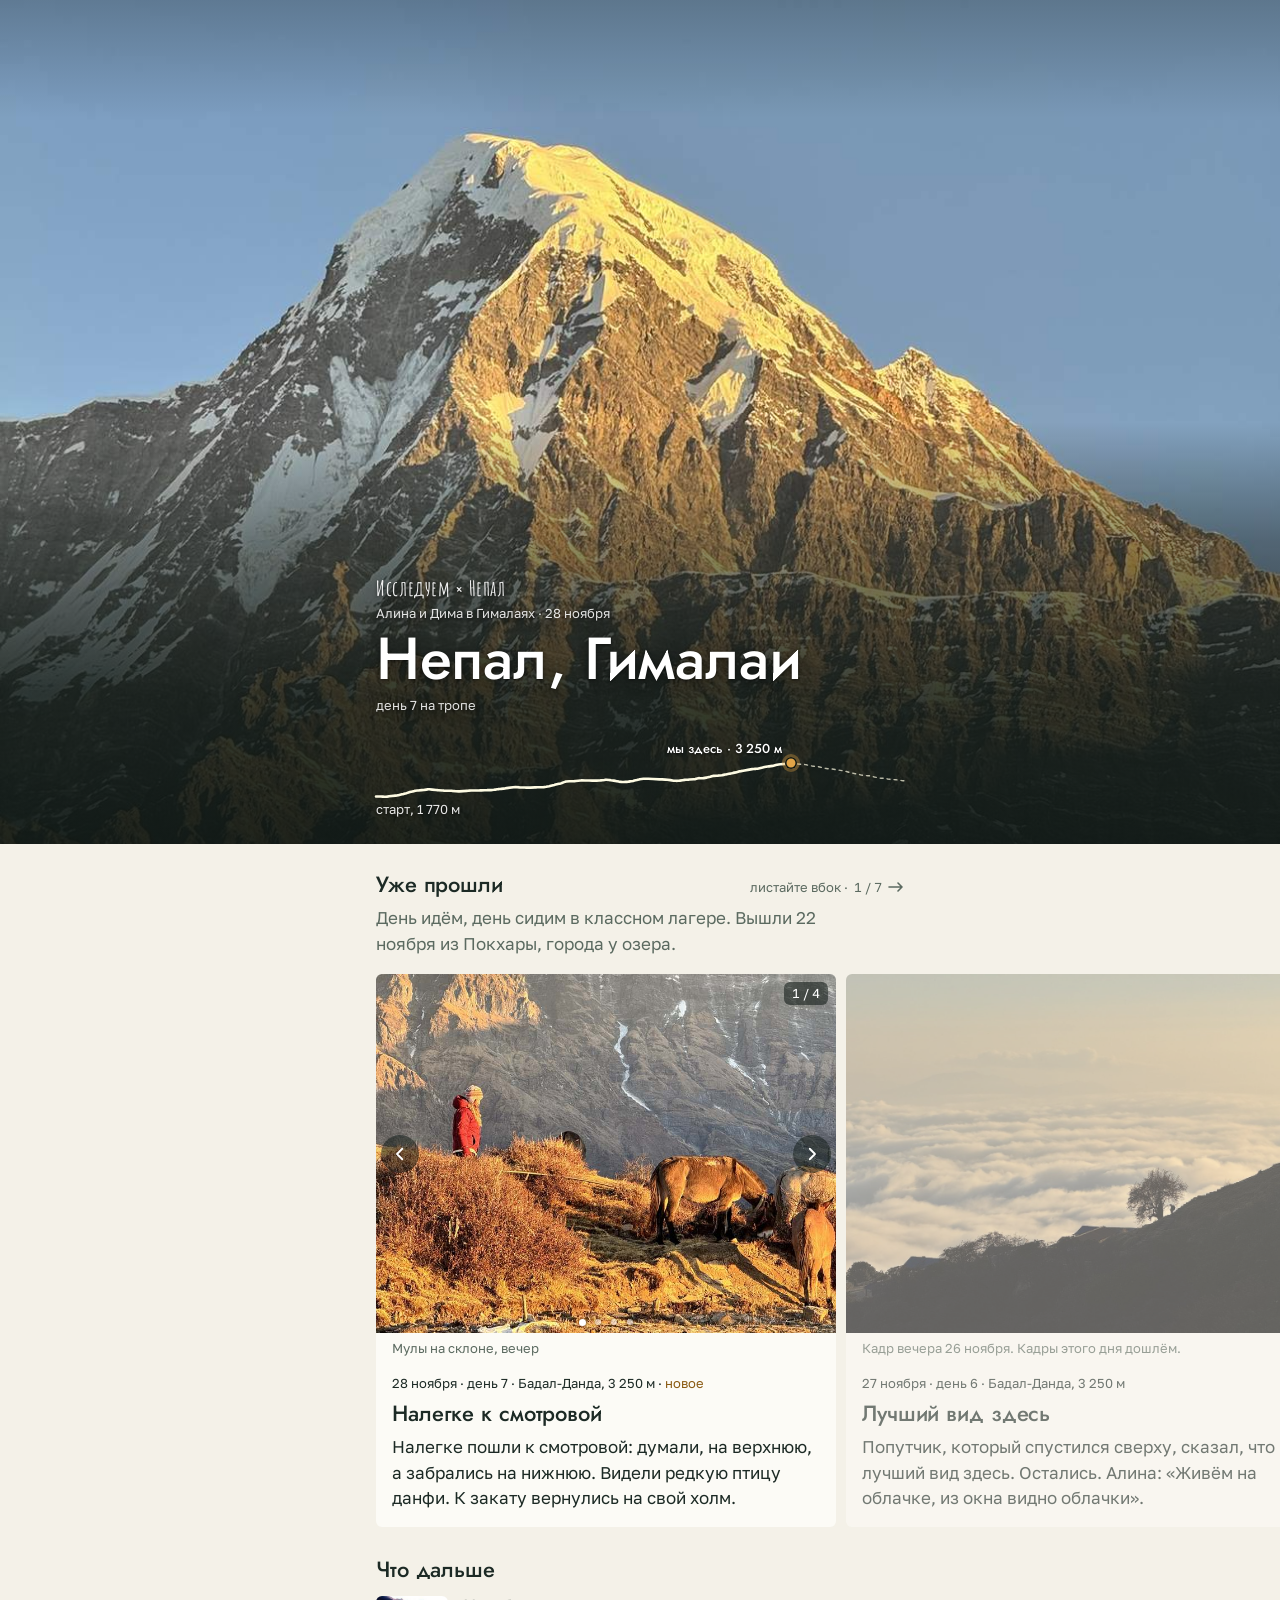
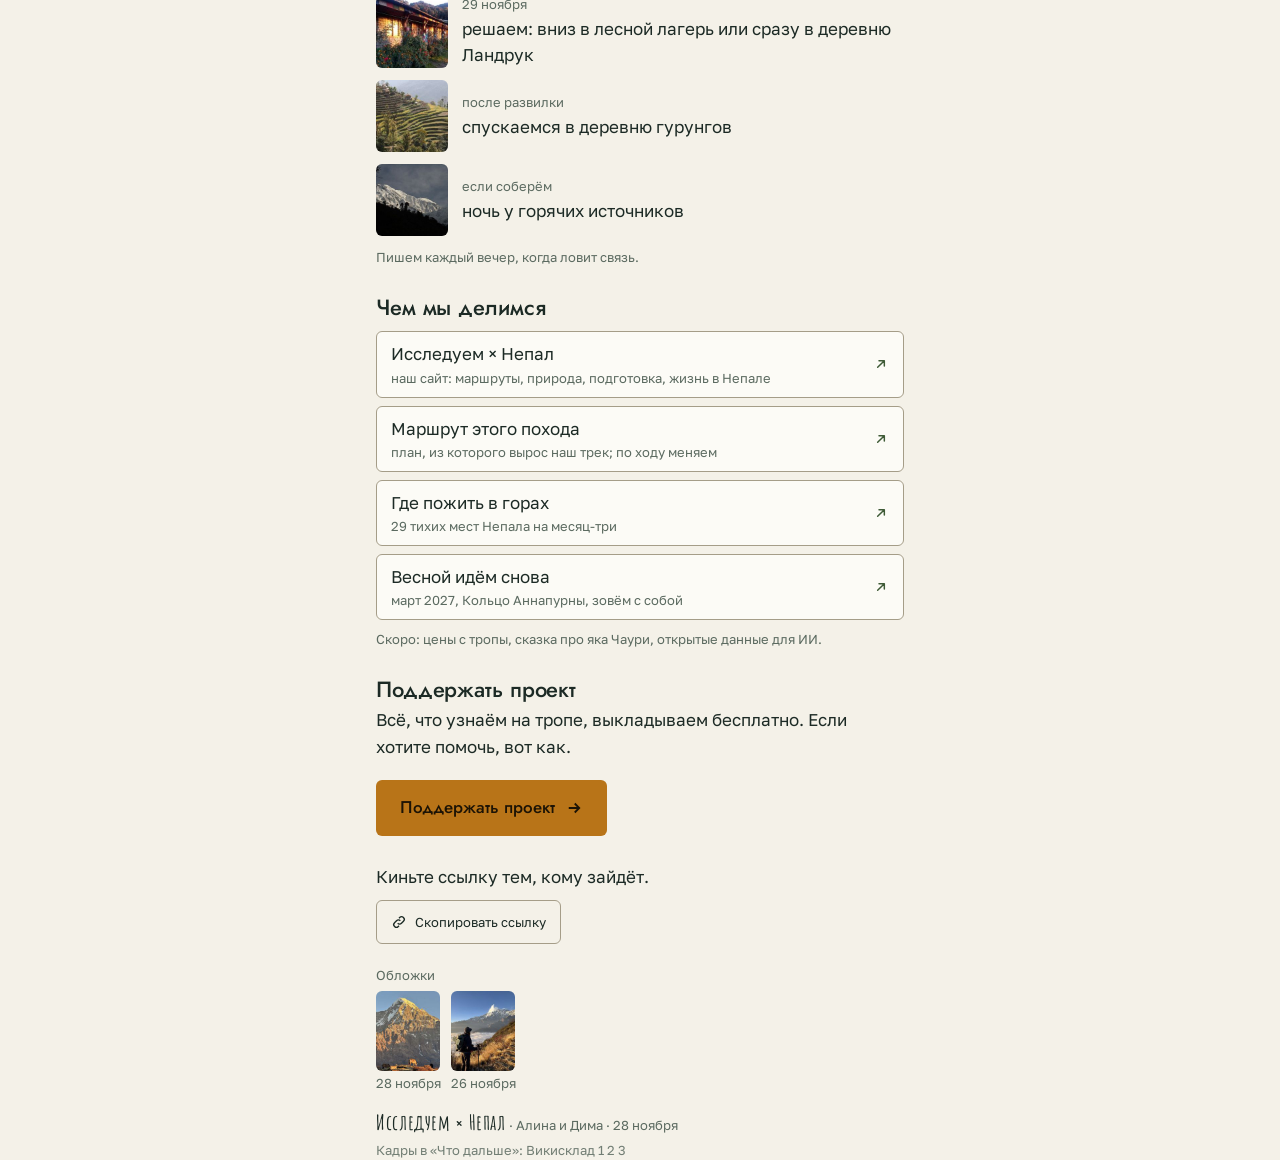
<file: nepal/dnevnik/index.html>
<!DOCTYPE html>
<html lang="ru">
<head>
<meta charset="utf-8">
<meta name="viewport" content="width=device-width,initial-scale=1,viewport-fit=cover">
<meta name="theme-color" content="#0F171D">
<meta name="robots" content="noindex, nofollow">
<link rel="canonical" href="https://mrdmitrydouble.github.io/nine-nights/nepal/dnevnik/">
<meta property="og:type" content="website">
<meta property="og:title" content="Дневник с тропы · Исследуем × Непал">
<meta property="og:description" content="Алина и Дима в Гималаях: день за днём, фото и что дальше">
<meta property="og:url" content="https://mrdmitrydouble.github.io/nine-nights/nepal/dnevnik/">
<meta property="og:image" content="https://mrdmitrydouble.github.io/nine-nights/nepal/dnevnik/og.jpg">
<meta property="og:image:width" content="1200">
<meta property="og:image:height" content="630">
<meta property="og:locale" content="ru_RU">
<meta name="twitter:card" content="summary_large_image">
<meta name="twitter:title" content="Дневник с тропы · Исследуем × Непал">
<meta name="twitter:description" content="Алина и Дима в Гималаях: день за днём, фото и что дальше">
<meta name="twitter:image" content="https://mrdmitrydouble.github.io/nine-nights/nepal/dnevnik/og.jpg">
<link rel="preload" as="image" href="photo/covers/2026-11-28-860.jpg" imagesrcset="photo/covers/2026-11-28-860.jpg 860w, photo/covers/2026-11-28-1290.jpg 1290w" imagesizes="100vw" fetchpriority="high">
<title>Дневник с тропы · Исследуем × Непал</title>
<meta name="description" content="Алина и Дима на треке Марди-Химал: где мы сейчас, что прошли и что дальше.">
<meta name="claude:viewport-fit-sides" content="cover">
<link rel="preload" href="fonts/jost-500.woff2" as="font" type="font/woff2" crossorigin>
<link rel="preload" href="fonts/golos-text-400.woff2" as="font" type="font/woff2" crossorigin>
<link rel="preload" href="fonts/amatic-sc-700.woff2" as="font" type="font/woff2" crossorigin>
<style>@font-face{font-family:"Jost";font-style:normal;font-weight:500;font-display:swap;src:url("fonts/jost-500.woff2") format("woff2")}
@font-face{font-family:"Golos Text";font-style:normal;font-weight:400;font-display:swap;src:url("fonts/golos-text-400.woff2") format("woff2")}
@font-face{font-family:"Amatic SC";font-style:normal;font-weight:700;font-display:swap;src:url("fonts/amatic-sc-700.woff2") format("woff2")}</style>
<style>
/* Сбор на тропе, v11. Два гротеска: Jost (заголовки, суммы, кнопки) и Golos Text (всё остальное); файлы шрифтов свои, без сторонних адресов.
   Три роли — три кегля на экран: --t1 заголовок (22 px), --t2 рассказ (17 px), --t3 служебное (13 px, приглушённо).
   Исключения: название места на обложке (--t0) и сумма сбора (--tsum). Акцент только у кнопок, ссылок, раскрытий и маркера. Один радиус --r. */
@font-face{font-family:"Golos Fallback";src:local("Arial"),local("ArialMT"),local("Liberation Sans"),local("Helvetica Neue"),local("Roboto");size-adjust:105.5%;ascent-override:94%;descent-override:21%;line-gap-override:0%}
@font-face{font-family:"Jost Fallback";src:local("Arial"),local("ArialMT"),local("Liberation Sans"),local("Helvetica Neue"),local("Roboto");size-adjust:96%;ascent-override:104%;descent-override:30%;line-gap-override:0%}
:root{
  /* палитра «своя»: токены сайта Алины (бумага, чернила, мох, охра), сверены пипеткой с фото обложки и 26.11 */
  --bg:#F4F1E8; --surface:#FCFBF6; --fg:#1C2A25; --muted:#5B6A60; --line:#CFC8B6; --line-2:#A59D88; --ph:#ECE7DA;
  --accent:#B87418; --accent-ink:#1C1305; --link:#3E5A36; --here:#8A5A12;
  --give:#15241F; --give-2:#1C2F28; --chalk:#EDEADF; --chalk-soft:#C9CDBF; --give-link:#E3A548;
  --night:#0D1613; --snow:#F6EFD8;
  --map-bg:var(--bg); --sky:#2F6684; --yak:var(--muted);
  --f-body:"Golos Text","Golos Fallback",system-ui,-apple-system,"Segoe UI",Roboto,sans-serif;
  --f-disp:"Jost","Jost Fallback","Avenir Next","Helvetica Neue",system-ui,sans-serif;
  --f-mono:var(--f-body); --f-hand:var(--f-body);
  --t0:clamp(2.6rem,12.4vw,3.7rem); --tsum:2.25rem; --t1:1.375rem; --t2:1.0625rem; --t3:.8125rem;
  --r:6px;
  color-scheme:light;
}
@media (prefers-color-scheme:dark){:root:not([data-theme="light"]){
  --bg:#0D1613; --surface:#15241F; --fg:#EDEADF; --muted:#A2B3A8; --line:#3C5149; --line-2:#5C7268; --ph:#1C2F28;
  --accent:#E3A548; --accent-ink:#0D1613; --link:#B5CFA4; --here:#E3A548; --give:#15241F; --give-2:#1C2F28; --sky:#B5CFA4; color-scheme:dark}}
:root[data-theme="dark"]{
  --bg:#0D1613; --surface:#15241F; --fg:#EDEADF; --muted:#A2B3A8; --line:#3C5149; --line-2:#5C7268; --ph:#1C2F28;
  --accent:#E3A548; --accent-ink:#0D1613; --link:#B5CFA4; --here:#E3A548; --give:#15241F; --give-2:#1C2F28; --sky:#B5CFA4; color-scheme:dark}
:root,body{background:var(--bg);color:var(--fg)}
body{margin:0;font:400 var(--t2)/1.55 var(--f-body);-webkit-text-size-adjust:100%;overflow-x:hidden}
*,*::before,*::after{box-sizing:border-box}
h1,h2,h3,p,ul,ol,figure,blockquote,dl,dd{margin:0}
ul,ol{padding:0;list-style:none}
img{max-width:100%;height:auto;display:block}
h1,h2,h3,.disp{font-family:var(--f-disp);font-weight:500;letter-spacing:-.005em}
h3{font-size:var(--t2);line-height:1.3}
a{color:var(--link);text-underline-offset:3px}
button{font:inherit;color:inherit}
:focus-visible{outline:3px solid var(--accent);outline-offset:3px}
.vh{position:absolute;width:1px;height:1px;overflow:hidden;clip:rect(0 0 0 0);white-space:nowrap}
.num{font-variant-numeric:tabular-nums;white-space:nowrap}
.sm{font-size:var(--t3);line-height:1.45;color:var(--muted)}

.in{max-width:560px;margin:0 auto;padding-left:max(16px,env(safe-area-inset-left,0px));padding-right:max(16px,env(safe-area-inset-right,0px))}
.scr{padding-block:28px 0}   /* F6: между секциями не больше ~48 px пустоты (вместе с отступами карточек) */
.scr h2{font-size:var(--t1);line-height:1.1}
.lead{color:var(--muted);margin-top:8px;max-width:40ch}

/* ---------- кнопка, ссылка, раскрытие: у каждого типа один вид ---------- */
.btn{display:inline-flex;align-items:center;gap:10px;height:56px;padding:0 24px;margin-top:20px;border-radius:var(--r);background:var(--accent);color:var(--accent-ink);
  font:500 var(--t2)/1 var(--f-disp);text-decoration:none;max-width:100%;white-space:nowrap}
.btn svg{width:18px;height:18px;fill:none;stroke:currentColor;stroke-width:2.4;flex:0 0 18px}
.lnk{display:inline-flex;align-items:center;gap:8px;min-height:44px;padding:0;border:0;background:none;color:var(--link);text-decoration:underline;text-underline-offset:3px;cursor:pointer;font:inherit}
.act{display:inline-flex;align-items:center;gap:8px;min-height:44px;padding:0 14px;border:1px solid var(--line-2);border-radius:var(--r);background:transparent;color:var(--fg);font:400 var(--t3)/1 var(--f-body);cursor:pointer}
.act svg{width:16px;height:16px;fill:none;stroke:currentColor;stroke-width:2;flex:0 0 16px}
.give .act{border-color:var(--chalk-soft);color:var(--chalk)}
.lnk svg{width:16px;height:16px;fill:none;stroke:currentColor;stroke-width:2.2;stroke-linecap:round;stroke-linejoin:round;flex:0 0 16px}
details>summary{list-style:none;cursor:pointer;display:flex;align-items:center;gap:12px;min-height:44px}
details>summary::-webkit-details-marker{display:none}
details>summary::after{content:"";flex:0 0 8px;width:8px;height:8px;margin:-4px 4px 0 auto;border-right:2px solid var(--link);border-bottom:2px solid var(--link);transform:rotate(45deg)}
details[open]>summary::after{transform:rotate(225deg);margin-top:4px}

/* ---------- 1. обложка: фото во весь экран, текст через затемнение, линия маршрута внизу ---------- */
html{scroll-snap-type:y proximity}
.scr,.cover{scroll-snap-align:start}
.cover{position:relative;overflow:hidden;background:var(--night);color:#fff;isolation:isolate;
  min-height:calc(100vh - 56px);min-height:calc(100svh - 56px);display:flex;flex-direction:column;justify-content:flex-end}
.cover-ph{position:absolute;inset:0;z-index:-1}
.cover-ph img{width:100%;height:100%;object-fit:cover}
.cover-ph::after{content:"";position:absolute;inset:0;background:linear-gradient(180deg,rgba(13,22,19,.25) 0,rgba(13,22,19,0) 14%,rgba(13,22,19,0) 50%,rgba(13,22,19,.45) 64%,rgba(13,22,19,.82) 82%,rgba(13,22,19,.92) 100%)}
.pin{position:absolute;left:0;top:0;display:none;pointer-events:none;z-index:1}
.pin.on{display:block}
.pin svg{display:block;overflow:visible}
.pin line{stroke:#fff;stroke-width:1.2}
.pin circle{fill:#fff}
.pin text{font:400 13px var(--f-body);fill:#fff;paint-order:stroke;stroke:rgba(13,22,19,.45);stroke-width:3px}
.cover.v13 .pin text{font:500 13px var(--f-disp);stroke:rgba(13,22,19,.75);stroke-width:4px;stroke-linejoin:round}   /* v13.1: читаемо на облаках */
.cover.v13 .pin line{stroke-width:2;filter:drop-shadow(0 0 2px rgba(13,22,19,.6))}
.cover.v13 .pin circle{r:4px;stroke:rgba(13,22,19,.7);stroke-width:1.5}
.pin.nol line,.pin.nol circle{display:none}   /* обложка_метка.выноска = false: только слово, без линии и точки */
.cover .low{width:100%;position:relative}
.cover .by,.cover .meta{font-size:var(--t3);line-height:1.4;color:rgba(255,255,255,.88)}
.cover h1{font-size:var(--t0);line-height:1;margin:6px 0 8px;overflow-wrap:anywhere}
.cover .about{margin-top:10px;max-width:34ch;color:#fff}
.cover .low>*{text-shadow:0 1px 3px rgba(0,0,0,.5),0 2px 16px rgba(0,0,0,.45)}
.stripw{position:relative;width:100%;max-width:560px;margin:14px auto 34px}
.nextq{position:absolute;right:max(12px,env(safe-area-inset-right,0px));bottom:-12px;display:inline-flex;align-items:center;gap:4px;min-height:44px;min-width:44px;padding:0 4px;font-size:var(--t3);color:var(--chalk-soft);text-decoration:none}
.nextq span{font-size:var(--t3)}
.strip{display:block;width:100%;height:auto;max-width:560px;margin:0 auto;padding:0 max(10px,env(safe-area-inset-right,0px)) 0 max(10px,env(safe-area-inset-left,0px));overflow:visible}
.strip .s-net{fill:none;stroke:rgba(238,241,238,.22);stroke-width:1.4;stroke-linejoin:round}
.strip .s-todo{fill:none;stroke:rgba(238,241,238,.55);stroke-width:1.4;stroke-dasharray:3 4;stroke-linecap:round}
.strip .done{fill:none;stroke:var(--snow);stroke-width:2.6;stroke-linecap:round;stroke-linejoin:round}
.strip .glow{fill:none;stroke:#FEFBE3;stroke-width:9;stroke-linecap:round;stroke-linejoin:round;opacity:.22}
.strip .dot{fill:#E3A548;stroke:var(--night);stroke-width:1.2}
.strip .ring{stroke:#E3A548}
.strip .endq{font:400 12.7px var(--f-body);fill:var(--chalk-soft)}   /* рисунок растянут на ~2,5 %: на экране 13 px */
.dot{fill:var(--accent);stroke:var(--bg);stroke-width:1.5}
.ring{fill:none;stroke:var(--accent);stroke-width:2;transform-box:fill-box;transform-origin:center}
@media (prefers-reduced-motion:no-preference){.ring{animation:ping 2.2s ease-out infinite}@keyframes ping{0%{transform:scale(.6);opacity:.9}100%{transform:scale(2.6);opacity:0}}}

/* ---------- 2. прошли: карусель (единственное горизонтальное место) ---------- */
.scr.past{}   /* v11.1: после обложки обычный межсекционный отступ */
.hrowt{display:flex;align-items:baseline;justify-content:space-between;gap:12px}
.ccount{flex:0 0 auto;display:flex;align-items:center;gap:6px;font-size:var(--t3);color:var(--muted);font-variant-numeric:tabular-nums;white-space:nowrap}   /* «1 / 7» у заголовка секции */
.car{display:flex;align-items:stretch;gap:10px;overflow-x:auto;overflow-y:hidden;scroll-snap-type:x mandatory;overscroll-behavior-x:contain;-webkit-overflow-scrolling:touch;
  margin-top:16px;padding:0 max(16px,env(safe-area-inset-left,0px)) 2px;scroll-padding-inline:max(16px,env(safe-area-inset-left,0px));scrollbar-width:none}
.car::-webkit-scrollbar{display:none}
.carr{width:16px;height:10px;fill:none;stroke:currentColor;stroke-width:1.6;stroke-linecap:round;stroke-linejoin:round}
/* выглядывающие карточки приглушены, пока не долистали до них */
.car:not(.list) .day{transition:opacity .25s}
.car:not(.list) .day:not(.cur){opacity:.6}
.car:focus-visible{outline-offset:-3px}
@media (min-width:640px){.car{padding-inline:calc((100% - 528px)/2);scroll-padding-inline:calc((100% - 528px)/2)}}
.day{position:relative;flex:0 0 88%;max-width:460px;scroll-snap-align:start;background:var(--surface);border-radius:var(--r);overflow:hidden;display:flex;flex-direction:column}
.lbo{display:block;padding:0;margin:0;border:0;background:var(--ph);cursor:zoom-in;-webkit-tap-highlight-color:transparent}
/* соседняя карточка выглядывает на ~13 % ширины экрана (88 % ленты); все карточки одной высоты:
   лишнюю высоту короткой карточки забирает фото (растёт вниз), под карточкой нет полосы фона */
.slot{position:relative;width:100%;aspect-ratio:5/4;overflow:hidden;flex:1 0 auto}
.thumbs .th[hidden]{display:none}   /* в ленте до трёх; остальные листаются в просмотрщике */
.slot img{width:100%;height:100%;object-fit:cover}
/* день без фото в карусели: кусок профиля этого дня на месте фото (растягивается по высоте карточки) */
.slot.mp{background:var(--ph);order:2;aspect-ratio:auto;min-height:120px}   /* под текстом: карточка читается сверху, профиль добирает высоту */
.slot.mp svg{position:absolute;inset:0;width:100%;height:100%}
.mp-fill{fill:var(--fg);opacity:.07}
.mp-line{fill:none;stroke:var(--line-2);stroke-width:1.5;vector-effect:non-scaling-stroke}
.mp-done{fill:none;stroke:var(--fg);stroke-width:3.5;stroke-linecap:round;stroke-linejoin:round;vector-effect:non-scaling-stroke}
.mpd{position:absolute;width:10px;height:10px;margin:-5px 0 0 -5px;border-radius:50%;background:var(--fg)}
.mpd.b{background:var(--bg);border:2px solid var(--fg)}
.dbody{padding:14px 16px 16px;display:flex;flex-direction:column;gap:8px}
.day h3{font-size:var(--t1);line-height:1.2}
.dmeta,.phcap{font-size:var(--t3);line-height:1.4;color:var(--muted)}
.phcap{padding:6px 16px 0}   /* подпись вплотную к фото, до даты и места — отступ */
.day:not(:has(.slot)) .dbody{flex:1 0 auto}
.dtext,.detail,.bytb{line-height:1.5}
.quote p{font-family:var(--f-disp);font-weight:500;line-height:1.35}
.quote cite{display:block;margin-top:2px;font-style:normal;font-size:var(--t3);color:var(--muted)}
.was{margin-top:8px;font-size:var(--t3);line-height:1.45;color:var(--muted)}   /* «был вопрос / план был» — отдельно, после рассказа, помечен словом */
.was b{font-weight:400;color:var(--fg)}
.was svg{display:none}
.thumbs{display:grid;grid-template-columns:repeat(3,minmax(0,1fr));gap:8px;margin-top:4px}
.thumbs .th{width:100%;aspect-ratio:1/1;min-width:96px;border-radius:var(--r);overflow:hidden}
.thumbs.one{grid-template-columns:1fr}.thumbs.one .th{aspect-ratio:16/9}
.thumbs img{width:100%;height:100%;object-fit:cover}
.prelist{display:flex;flex-direction:column;gap:6px}
/* дни_вид = «список»: те же карточки столбиком, без листания вбок */
.car.list{display:flex;flex-direction:column;gap:16px;overflow:visible;scroll-snap-type:none;padding:0 max(16px,env(safe-area-inset-left,0px))}
@media (min-width:640px){.car.list{max-width:560px;margin-inline:auto}}
.car.list .day{flex:0 0 auto;max-width:none}
.car.list .slot{aspect-ratio:4/3}
.prelist .pd{color:var(--muted);font-size:var(--t3);margin-right:8px}

/* находки */
.gal{display:flex;gap:10px;overflow-x:auto;scroll-snap-type:x mandatory;overscroll-behavior-x:contain;-webkit-overflow-scrolling:touch;scrollbar-width:none;
  margin-top:16px;padding:0 max(16px,env(safe-area-inset-left,0px)) 4px;scroll-padding-inline:max(16px,env(safe-area-inset-left,0px))}
.gal::-webkit-scrollbar{display:none}
@media (min-width:640px){.gal{padding-inline:calc((100% - 528px)/2);scroll-padding-inline:calc((100% - 528px)/2)}}
.gi{flex:0 0 58%;max-width:260px;scroll-snap-align:start}
.gi .gph{width:100%;aspect-ratio:4/5;border-radius:var(--r);overflow:hidden}
.gi img{width:100%;height:100%;object-fit:cover}
.gi figcaption{margin-top:6px;font-size:var(--t3);line-height:1.4;color:var(--muted);padding-right:8px}

/* ---------- 3. путь: профиль и план одной лестницей ---------- */
.mapbox{margin-top:16px}
.mapbox svg{display:block;width:100%;height:auto}
.m-net{fill:none;stroke:var(--line-2);stroke-width:1.2}
.m-done{fill:none;stroke:var(--fg);stroke-width:3.6;stroke-linecap:round;stroke-linejoin:round}
.m-plan{fill:none;stroke:var(--line-2);stroke-width:1.6;stroke-linecap:round;stroke-linejoin:round}
.m-todo{fill:none;stroke:var(--muted);stroke-width:1.6;stroke-dasharray:4 4;stroke-linecap:round}
.m-st{fill:var(--bg);stroke:var(--fg);stroke-width:1.5}
.m-st.p{fill:var(--fg);stroke:var(--fg)}
.m-t{font:13px var(--f-body);fill:var(--fg);paint-order:stroke;stroke:var(--bg);stroke-width:4px;stroke-linejoin:round}
.m-t tspan.h{font:13px var(--f-body);fill:var(--muted);font-variant-numeric:tabular-nums}
.m-here{font:500 17px var(--f-disp);fill:var(--here);paint-order:stroke;stroke:var(--bg);stroke-width:5px;stroke-linejoin:round}
.m-ax{font:13px var(--f-body);fill:var(--muted);font-variant-numeric:tabular-nums}
.m-grid{stroke:var(--line);stroke-width:1}
.m-area{fill:var(--fg);opacity:.07}
.m-ln{stroke:var(--muted);stroke-width:1}
.m-q{font:13px var(--f-body);fill:var(--muted)}
.we .dot{stroke:var(--bg)}
.legend{display:flex;flex-wrap:wrap;gap:2px 16px;margin-top:6px;font-size:var(--t3);color:var(--muted)}
.legend span{display:flex;align-items:center;gap:8px}
.legend svg{flex:0 0 24px;width:24px;height:10px;overflow:visible}
.route{margin-top:20px}
.route li{display:grid;grid-template-columns:62px minmax(0,1fr) auto;gap:0 12px;align-items:start;padding:10px 0;border-top:1px solid var(--line)}
.route .rd{font-size:var(--t3);color:var(--muted);font-variant-numeric:tabular-nums;padding-top:3px;white-space:nowrap}
.route .rp{min-width:0}
.route .rp b{font-weight:400}
.route .rx,.route .rq{display:block;font-size:var(--t3);line-height:1.4;color:var(--muted)}
.route .rq{color:var(--fg)}
.route .done .rp b{color:var(--muted)}
.rh{margin-top:28px}
.rdone{margin-top:10px;border-top:1px solid var(--line)}
.rdone>summary{color:var(--muted)}
.rdone .route{margin-top:0}
.rdone+.route{margin-top:0}
.rlead{display:block;margin-top:10px;font-size:var(--t3);line-height:1.4;color:var(--muted)}
.endgive{margin-top:32px;padding-top:20px;border-top:1px solid var(--line)}
.endgive>h3{font-family:var(--f-disp);font-size:var(--t1);line-height:1.1;margin-top:0}
.endgive .alt-i+.alt-i{border-color:var(--line)}
.endgive .pline{margin-top:12px}
.endgive .under{color:var(--muted)}
.endgive .alt{border-color:var(--line)}
.endgive .alt>summary{color:var(--fg)}
.endgive .alt-n{color:var(--muted)}
.endgive .sok{color:var(--muted)}
.rwide{grid-column:1/-1;display:block;margin-top:6px}
.route .rph{display:block;width:100%;aspect-ratio:4/3;margin-top:8px;border-radius:var(--r);overflow:hidden}
.route .rph img,.mb .rph img{width:100%;height:100%;object-fit:cover}
.mb .rph{display:block;width:100%;max-width:320px;aspect-ratio:4/3;border-radius:var(--r);overflow:hidden}
.rcap{display:block;margin-top:6px;font-size:var(--t3);line-height:1.4;color:var(--muted)}
.rcap a{display:inline-block;padding:14px 6px;margin:-14px -6px}
.route .rth{width:56px;height:56px;border-radius:var(--r);overflow:hidden}
.route .rth img{width:100%;height:100%;object-fit:cover}
.route .now .rd{color:var(--fg)}
.route .now b::before{content:"";display:inline-block;width:9px;height:9px;margin-right:8px;border-radius:50%;background:var(--accent);vertical-align:1px}
.prices{margin-top:24px}
.prices h3,.pricesd .pt{font-family:var(--f-disp);font-weight:500;font-size:var(--t2)}
.stairs{margin-top:10px}
.st{display:grid;grid-template-columns:72px minmax(0,1fr);gap:12px;padding:10px 0 8px;border-top:1px solid var(--line)}
.st-h b{font-weight:400;white-space:nowrap;font-variant-numeric:tabular-nums}
.st-h small{font-size:var(--t3);color:var(--muted)}
.st-bar{display:block;height:4px;margin-top:6px;border-radius:2px;background:var(--line-2)}
.st-w{font-size:var(--t3);color:var(--muted)}
.st-b li{display:flex;justify-content:space-between;align-items:baseline;gap:10px;padding:2px 0}
.st-b li small{display:block;font-size:var(--t3);color:var(--muted)}
.st-b .num,.st-b .free{white-space:nowrap}
.unit,.note{margin-top:8px;font-size:var(--t3);color:var(--muted)}
.pricesd{margin-top:28px;border-top:1px solid var(--line)}
.pricesd>summary{flex-wrap:wrap;padding:8px 0}
.pricesd .pt{flex:1 1 auto}
.pricesd .pone{flex:1 0 100%;order:3;font-size:var(--t3);color:var(--muted)}

/* ---------- 4. дальше ---------- */
.q{margin-top:20px;display:flex;flex-direction:column;gap:6px}
.chauri{display:flex;align-items:center;gap:8px;font-size:var(--t3);color:var(--muted)}
.yak{width:30px;height:22px;fill:var(--yak);flex:0 0 30px}
.qq{font-family:var(--f-disp);font-weight:500;line-height:1.35}
.tag{font-size:var(--t3);color:var(--muted)}
.tag svg{display:none}
.alllink{margin-top:6px}

/* ---------- 5. на что собираем ---------- */
.ask{margin-top:16px}
/* верх секции сбора: одна строка «сколько и на что» → шкала → кнопка → ступени → что даёт перевод → подробности */
.sumline{margin-top:14px;display:flex;flex-wrap:wrap;align-items:baseline;gap:0 10px}
.sumbig{font:500 var(--tsum)/1.1 var(--f-disp);font-variant-numeric:tabular-nums;white-space:nowrap}
.sumwhat{flex:1 1 14em}
.sumwhy{margin-top:6px}
.ladder .meter{margin-top:6px}
.ladder .rungs{margin-top:16px}
.ladder .hints{margin-top:28px}
.ladder .ask{margin-top:28px}
.meter{margin-top:16px}
.goal{font-family:var(--f-disp);font-weight:500;font-variant-numeric:tabular-nums}
.gotn{font-size:var(--t3);color:var(--muted);margin-top:2px}
.scale{display:flex;gap:4px;margin:14px 0 4px}
.sg{display:flex;flex-direction:column;gap:6px;min-width:0;flex:1 1 0}
.sgl{text-align:right;font-size:var(--t3);line-height:1;color:var(--muted);font-variant-numeric:tabular-nums;white-space:nowrap}
.sgb{position:relative;display:block;height:6px;margin-block:1px;border-radius:3px;background:var(--line)}
.sg.nx .sgb{height:8px;margin-block:0;background:var(--line-2)}
.sgb>i:first-child{display:block;height:100%;border-radius:3px;background:var(--fg)}
.sgb .mk{position:absolute;top:-5px;bottom:-5px;width:2px;margin-left:-1px;background:var(--muted)}
.sg.nx .sgl,.sg.ok .sgl{color:var(--fg)}
.sgn{font-size:var(--t3);line-height:1.3;color:var(--fg);overflow-wrap:break-word}
.mkl{margin-top:6px;font-size:var(--t3);line-height:1.3;color:var(--muted);font-variant-numeric:tabular-nums}
.mkl span{display:inline-block;margin-left:-1px;padding-left:10px;border-left:2px solid var(--line-2)}
.meter .left{margin-top:8px;font-variant-numeric:tabular-nums}
.why{margin-top:10px;font-size:var(--t3);color:var(--muted)}
.ownline{margin-top:20px;font-size:var(--t3);color:var(--muted)}
.ownline svg{display:none}
.rungs{margin-top:28px;scroll-margin-top:16px}
.rung1{display:flex;flex-direction:column;gap:6px}
.rhead{font-size:var(--t3);color:var(--muted)}
.rhead b{font-weight:400}
.rdesc{line-height:1.5}
.rsum{display:flex;align-items:baseline;flex-wrap:wrap;gap:2px 12px}
.rsum b{font-family:var(--f-disp);font-weight:500;font-variant-numeric:tabular-nums;white-space:nowrap}
.rsum span{font-size:var(--t3);color:var(--muted)}
.comp{border-top:1px solid var(--line);margin-top:6px}
.comp-b{display:flex;flex-direction:column;gap:6px;padding:0 0 10px}
.comp-b p,.mb p{line-height:1.5}
.comp-b .msh,.mb .msh,.mb .est{font-size:var(--t3);color:var(--muted)}
.clist{display:flex;flex-direction:column;gap:4px;font-size:var(--t3);color:var(--muted)}
.clist li{display:grid;grid-template-columns:minmax(0,1fr) auto;gap:4px 14px;align-items:baseline}
.clist li .num{text-align:right}
.clist li.zp,.clist li.kurs{display:block}
.clist li.tot{color:var(--fg);border-top:1px solid var(--line);padding-top:4px;margin-top:2px}
.srows,.more{margin-top:20px}
.srow,.mrow{border-top:1px solid var(--line)}
.srows .srow:last-child,.more .mrow:last-child{border-bottom:1px solid var(--line)}
.srow>summary,.mrow>summary{display:grid;grid-template-columns:minmax(0,1fr) auto 16px;gap:2px 12px;align-items:center;padding:10px 0;min-height:56px}
/* ступени: четыре строки «сумма — что это», подробности по нажатию */
.srows .srow>summary{grid-template-columns:5.6em minmax(0,1fr) 16px;align-items:baseline;min-height:48px}
.srows .srow>summary::after{align-self:center}
.srows .srow .ss{grid-column:1;text-align:left}
.srows .srow .st1{grid-column:2}
.srow>summary::after,.mrow>summary::after{grid-column:3;grid-row:1;margin:0 4px 0 0;align-self:center}
.srow .st1,.mrow .mt{min-width:0}
.srow .ss,.mrow .ms{font-family:var(--f-disp);font-weight:500;font-variant-numeric:tabular-nums;white-space:nowrap}
.srow .so{grid-column:1/-1;font-size:var(--t3);color:var(--muted)}
.srow[open] .so{display:none}
.okm svg{width:14px;height:14px;fill:none;stroke:var(--fg);stroke-width:3;display:inline-block;margin-right:6px;vertical-align:-1px}
.mb{display:flex;flex-direction:column;gap:6px;padding:0 0 12px}
.tot1{font-size:var(--t3);color:var(--muted);font-variant-numeric:tabular-nums}
.fallback{margin-top:16px;font-size:var(--t3);color:var(--muted)}
.more h3{font-family:var(--f-disp);margin-bottom:4px}
.more .note{margin:0 0 6px}

/* ---------- 6. поддержать: тёмный фон, без скруглений ---------- */
.give{background:var(--give);color:var(--chalk)}
.give .lead,.give .under,.give .sm{color:var(--chalk-soft)}
.give a:not(.btn),.give .lnk{color:var(--give-link)}
.give details>summary::after{border-color:var(--give-link)}
.pline{margin-top:16px}
.under{margin-top:12px;font-size:var(--t3)}
.btn.off{display:none}
.soon{margin-top:16px}
.hints{margin-top:32px}
.hints h3{font-family:var(--f-disp)}
.hints dl{margin-top:4px}
.hrow{display:grid;grid-template-columns:minmax(88px,auto) minmax(0,1fr);gap:14px;align-items:baseline;padding:4px 0;color:inherit;text-decoration:none}   /* обычный список: без линеек и шевронов */
.hints dt{font-family:var(--f-disp);font-weight:500;white-space:nowrap;font-variant-numeric:tabular-nums}
.hints dd{color:var(--muted)}
.give .hints dd{color:var(--chalk-soft)}
.share{margin-top:32px}
.sok{font-size:var(--t3);color:var(--chalk-soft)}
.surl{display:block;width:100%;margin-top:10px;padding:10px;border-radius:var(--r);border:1px solid var(--chalk-soft);background:var(--give);color:var(--chalk);font:var(--t3) var(--f-body)}
.alt{margin-top:12px;border-top:1px solid var(--give-2);border-bottom:1px solid var(--give-2)}
.alt>summary{color:var(--chalk)}
.alt-i{padding:6px 0 12px}
.alt-i+.alt-i{border-top:1px solid var(--give-2);padding-top:12px}
.alt-i h3{font-family:var(--f-disp)}
.alt-i .act{margin-top:8px}
.share .act{margin-top:10px}
.alt-v{display:block;margin-top:4px;word-break:break-all;font-variant-numeric:tabular-nums}
.alt-n{display:block;margin-top:4px;font-size:var(--t3);color:var(--chalk-soft)}
.alt .ok{font-size:var(--t3);color:var(--chalk-soft);margin-left:8px}

/* ---------- 7. потом ---------- */
.later .news{margin-top:16px}
.later h3{margin-top:32px;font-family:var(--f-disp)}
.later .endgive h3{margin-top:0}   /* блок «Поддержать» в конце: заголовки без отступа раздела «потом» */
.later .endgive .alt-i h3{margin-top:6px}
.cook{margin-top:8px;display:flex;flex-direction:column;gap:4px}
.shelf{margin-top:4px}
.shelf li{display:flex;flex-direction:column}
.shelf .sm{margin-top:-6px}
.foot{margin-top:32px;font-size:var(--t3);color:var(--muted)}
/* F9. что мы отдаём: строки-ссылки, без рамок и плашек */
.gshelf{margin-top:12px;display:flex;flex-direction:column;gap:10px}
.gshelf li{display:flex;flex-direction:column}
.gshelf .sm{margin-top:-8px}

.lic{margin-top:4px;font-size:var(--t3);color:var(--muted)}

/* ---------- v13 (д-свои): лёгкая страница. Без вертикального snap, без раскрытий, без якорей кроме «листайте ↓» ---------- */
.cover.v13 .low{padding-bottom:10px}
.next13{display:flex;justify-content:flex-end;margin:6px 0 14px}
.next13 .nextq{position:static}
.past.v13 .slot{aspect-ratio:4/3;flex:1 0 auto}   /* 4:3, лишнюю высоту короткой карточки забирает фото — без пустого поля внизу */
.past.v13 .slot.mp{order:0;aspect-ratio:4/3;min-height:0}
.past.v13 .dtext{display:-webkit-box;-webkit-line-clamp:6;-webkit-box-orient:vertical;overflow:hidden}
.thumbs.hid{display:none}
.list13{margin-top:14px;display:flex;flex-direction:column;gap:12px}
.list13 li{display:grid;grid-template-columns:72px minmax(0,1fr);gap:14px;align-items:center}
.th13{display:block;width:72px;height:72px;border-radius:var(--r);overflow:hidden;background:var(--ph)}
.th13 img{width:100%;height:100%;object-fit:cover}
.tx13{display:flex;flex-direction:column;gap:2px}
.cr13{margin-top:12px}
.cr13 a{color:inherit}
.lead13{margin-top:6px}
.money13 .sumline{margin-top:4px}
.bar13{display:flex;gap:3px;margin:10px 0 4px}
.bar13>i{display:block;height:8px;border-radius:3px;background:var(--line);min-width:6px}
.bar13>i>i{display:block;height:100%;border-radius:3px;background:var(--fg)}
.steps13{margin-top:12px;border-top:1px solid var(--line)}
.steps13 li{display:grid;grid-template-columns:5.6em minmax(0,1fr);gap:12px;align-items:baseline;padding:6px 0;border-bottom:1px solid var(--line)}
.steps13 b{font-family:var(--f-disp);font-weight:500;font-variant-numeric:tabular-nums;white-space:nowrap}
.bonus13{margin-top:10px}   /* v18: под кнопкой, чтобы сделка до кнопки помещалась и на 360×740 */
.soon13{margin-top:8px}
.share13 .gshelf{margin-top:10px}
.alt13{margin-top:16px;border:0}
.alt13 .alt-i{padding:4px 0 0}
.alt13 .alt-n,.give13 .ok{color:var(--muted)}
/* v13.1 */
.past.v13 .dbody{padding-top:16px}
.past.v13 .dmeta{color:var(--fg)}                 /* служебная строка: тот же 13 px, контраст выше */
.dmeta .new{font-weight:400;color:var(--here)}    /* «новое» — цветом маркера */
.promise13{margin-top:12px}
.got13{margin-top:2px}
.bar13.one{margin:10px 0 0}
.under13{margin-top:12px}
.alt13s{margin-top:6px}
.cp13{display:inline;min-height:0;padding:14px 6px;margin:-14px -6px;font-size:inherit}   /* зона нажатия ≥ 44 px без разрыва строки */
.give13 .share{margin-top:0}
.give13 .cr13{margin-top:6px}
.give13 .cr13 a{text-decoration:none}
/* v14: строки шагов с тихой строкой «что даст»; второй ярус — без крупных цифр, сумма справа обычным текстом */
.steps13 li>span{display:flex;flex-direction:column;gap:1px;min-width:0}
.more14{margin-top:24px}
.more14 h3{font-family:var(--f-disp)}
.steps13.t2{margin-top:6px}
.steps13.t2 li{grid-template-columns:minmax(0,1fr) auto}
.s14{font-variant-numeric:tabular-nums;white-space:nowrap}
.past.v13 .car.list{padding-bottom:0}
.past.v13 .car.list .dbody{padding-bottom:12px}   /* v16, а-вход: дни списком без лишней пустоты перед «Что дальше» */
.p14{margin-top:20px}   /* v16: второй ярус — абзац рассказа */
.cr13{opacity:.85}
.brand13,.brandf{font:700 1.3125rem/1.1 "Amatic SC","Jost Fallback",sans-serif;letter-spacing:.03em}   /* v15: знак «Исследуем × Непал» шрифтом сайта Алины — единственное место Amatic */
.brand13{color:rgba(255,255,255,.92);margin-bottom:4px}
.brandf{color:var(--fg)}
/* v17: карта маршрута по высоте внизу обложки — линия растягивается по ширине, маркер и подписи стоят по тем же координатам */
.cprof{position:relative;margin:10px 0 14px;text-shadow:none}
.cp-line{position:absolute;inset:0;width:100%;height:100%;overflow:visible}
.cp-done{fill:none;stroke:#FEFBE3;stroke-width:2.6;stroke-linecap:round;stroke-linejoin:round;vector-effect:non-scaling-stroke}
.cp-todo{fill:none;stroke:rgba(254,251,227,.7);stroke-width:1.4;stroke-dasharray:3 4;stroke-linecap:round;vector-effect:non-scaling-stroke}
.cp-dot{position:absolute;width:12px;height:12px;margin:-6px 0 0 -6px;border-radius:50%;background:#E3A548;box-shadow:0 0 0 3px rgba(227,165,72,.35),0 0 0 1.5px #0D1613 inset}
.cp-pt{position:absolute;width:6px;height:6px;margin:-3px 0 0 -3px;border-radius:50%;background:#FEFBE3}
.cp-l{position:absolute;white-space:nowrap;font-size:var(--t3);line-height:1.3;color:rgba(255,255,255,.9);text-shadow:0 1px 3px rgba(0,0,0,.7)}
.cp-now{font-family:var(--f-disp);font-weight:500;color:#fff}
/* v18: «Чем мы делимся» — кнопки во всю ширину (нажимаемое: тонкая рамка, поверхность карточки, радиус 6 px, без подчёркиваний) */
.shbs{margin-top:12px;display:flex;flex-direction:column;gap:8px}
.shb{display:flex;align-items:center;justify-content:space-between;gap:12px;min-height:56px;padding:9px 14px;border:1px solid var(--line-2);border-radius:var(--r);background:var(--surface);color:var(--fg);text-decoration:none}
.shb-t{display:flex;flex-direction:column;gap:1px;min-width:0}
.shb svg{width:16px;height:16px;flex:0 0 16px;fill:none;stroke:var(--link);stroke-width:2.2;stroke-linecap:round;stroke-linejoin:round}
.shb:active{background:var(--ph)}
.share13 .soon13{margin-top:10px}
/* v18: мечта о камерах — без карточки, тонкая линия сверху, миниатюра слева */
.cams14{margin-top:22px;padding-top:14px;border-top:1px solid var(--line);display:grid;grid-template-columns:56px minmax(0,1fr);gap:12px;align-items:start}
.cams14.noph{grid-template-columns:minmax(0,1fr)}
.cam-th{display:block;width:56px;height:56px;border-radius:var(--r);overflow:hidden;background:var(--ph)}
.cam-th img{width:100%;height:100%;object-fit:cover}
.cam-h{margin-bottom:2px}
/* v20: лента обложек внизу — тихий ряд миниатюр 64×80 с датой; нажатие открывает просмотрщик */
.covs{margin-top:22px}
.covrow{display:flex;gap:10px;margin-top:6px;overflow-x:auto;scrollbar-width:none;-webkit-overflow-scrolling:touch}
.covrow::-webkit-scrollbar{display:none}
.covrow li{flex:0 0 64px;display:flex;flex-direction:column;gap:3px}
.covrow li .sm{white-space:nowrap}
/* v21: фото дня листаются в карточке — стрелки ‹ › (круг 38 px, зона нажатия 44 px), счётчик «1 / N» и точки поверх фото; видны всегда */
.phw{position:relative;display:flex;flex-direction:column;flex:1 0 auto}
.phw>.slot{flex:1 0 auto}
.pa{position:absolute;top:50%;width:44px;height:44px;margin-top:-22px;padding:0;border:0;background:none;display:flex;align-items:center;justify-content:center;cursor:pointer;-webkit-tap-highlight-color:transparent}
.pa::before{content:"";position:absolute;width:38px;height:38px;border-radius:50%;background:rgba(13,22,19,.5)}
.pa svg{position:relative;width:18px;height:18px;fill:none;stroke:#fff;stroke-width:2.4;stroke-linecap:round;stroke-linejoin:round}
.pa-p{left:2px}.pa-n{right:2px}
.pa:active::before{background:rgba(13,22,19,.75)}
.pc{position:absolute;top:8px;right:8px;padding:3px 8px;border-radius:var(--r);background:rgba(13,22,19,.55);color:#fff;font-size:var(--t3);line-height:1.3;font-variant-numeric:tabular-nums;pointer-events:none}
.pdt{position:absolute;left:44px;right:44px;bottom:2px;display:flex;justify-content:center}
.pdt i{width:16px;height:18px;display:flex;align-items:center;justify-content:center;cursor:pointer}
.pdt i::before{content:"";width:6px;height:6px;border-radius:50%;background:rgba(255,255,255,.55);box-shadow:0 0 3px rgba(0,0,0,.55)}
.pdt i.on::before{width:7px;height:7px;background:#fff}
.past.v13 .phcap{white-space:nowrap;overflow:hidden;text-overflow:ellipsis}   /* подпись кадра: одна строка, высота карточки не меняется при листании */
.cvt{width:64px;height:80px;border-radius:var(--r);overflow:hidden}
.cvt img{width:100%;height:100%;object-fit:cover}
.give13 .covs+.foot{margin-top:18px}

/* ---------- просмотрщик фото ---------- */
.lbon,.lbon body{overflow:hidden}
.lb{position:fixed;inset:0;z-index:50;background:rgba(13,22,19,.985);-webkit-backdrop-filter:blur(8px);backdrop-filter:blur(8px);color:#EEF1EE;display:flex;align-items:center;justify-content:center;overscroll-behavior:contain;touch-action:pinch-zoom;outline:0;
  padding:calc(56px + env(safe-area-inset-top,0px)) env(safe-area-inset-right,0px) calc(16px + env(safe-area-inset-bottom,0px)) env(safe-area-inset-left,0px)}
.lb[hidden]{display:none}
.lb-f{display:flex;flex-direction:column;align-items:center;gap:8px;width:100%;max-height:100%}
.lb-w{position:relative;width:100%;display:flex;justify-content:center}
.lb-f img{width:100%;max-height:80vh;max-height:80svh;height:auto;object-fit:contain;background:#15241F}
.lb-f figcaption{font-size:var(--t3);line-height:1.4;color:#D5DDDE;text-align:center;max-width:40ch;padding:0 16px}
.lb-c{text-align:center;font-size:var(--t3);font-variant-numeric:tabular-nums;color:#A9B6B9}
.lb-b{position:absolute;width:48px;height:48px;border-radius:var(--r);border:0;background:rgba(5,8,11,.55);color:#EEF1EE;display:flex;align-items:center;justify-content:center;cursor:pointer}
.lb-b:focus-visible{outline:2px solid #EEF1EE;outline-offset:2px}
.lb-b svg{width:22px;height:22px;fill:none;stroke:currentColor;stroke-width:2.4;stroke-linecap:round;stroke-linejoin:round}
.lb-x{top:calc(6px + env(safe-area-inset-top,0px));right:max(6px,env(safe-area-inset-right,0px));background:rgba(255,255,255,.12)}
.lb-p,.lb-n{top:50%;margin-top:-24px}
.lb-p{left:max(6px,env(safe-area-inset-left,0px))}.lb-n{right:max(6px,env(safe-area-inset-right,0px))}
.lb.one .lb-p,.lb.one .lb-n,.lb.one .lb-c,.lb.one .lb-d{display:none}
.lb-d{display:flex;justify-content:center;gap:7px;min-height:7px}
.lb-d i{width:7px;height:7px;border-radius:50%;background:rgba(255,255,255,.38)}
.lb-d i.on{background:#fff}
.lz:not([src]){visibility:hidden}
</style>
<style>html{scroll-snap-type:none}.scr,.cover{scroll-snap-align:none}</style>
</head>
<body>
<noscript><style>.lbo,.thumbs,.ccount,.phcap,.gal,.finds,.sbtn,.lb,.pin,.rth,[data-copy]{display:none!important}.car{height:auto!important}.car .day{opacity:1!important}</style></noscript>
<main>
<section class="cover v13 hasph" id="обложка" data-bar data-dark>
<div class="cover-ph"><img style="object-position:50% 0%" data-keep="0.12,0.78,0.07,0.33" src="photo/covers/2026-11-28-860.jpg" srcset="photo/covers/2026-11-28-860.jpg 860w, photo/covers/2026-11-28-1290.jpg 1290w" sizes="100vw" fetchpriority="high" data-cv="1" width="1080" height="1350" alt="Вершина на закате, внизу пасутся мулы"></div>
<div class="in low">
 <p class="brand13">Исследуем × Непал</p>
 <p class="by">Алина и Дима в Гималаях · 28 ноября</p>
 <h1>Непал, Гималаи</h1>
 <p class="meta">день 7 на тропе</p>
 
 
 <div class="cprof" style="height:96px" role="img" aria-label="старт, 1 770 м · мы здесь · 3 250 м"><svg class="cp-line" viewBox="0 0 1000 96" preserveAspectRatio="none" aria-hidden="true"><path d="M785.4,39.0 L787.8,39.1 L788.9,39.2 L790.0,39.3 L796.1,39.8 L804.6,40.3 L808.4,40.4 L813.4,40.6 L814.9,40.8 L819.7,41.4 L826.5,42.1 L827.7,42.2 L828.3,42.2 L829.9,42.3 L830.6,42.4 L831.9,42.4 L835.1,42.5 L838.6,42.8 L840.2,43.0 L848.1,44.0 L851.3,44.4 L852.1,44.5 L852.9,44.5 L855.8,44.7 L858.2,44.8 L863.5,45.0 L875.1,46.0 L879.4,46.4 L883.1,46.7 L889.1,47.2 L893.9,48.0 L896.9,48.5 L900.0,48.9 L900.9,49.0 L902.2,49.1 L907.8,49.7 L909.4,49.9 L912.2,50.2 L914.2,50.4 L915.3,50.5 L919.5,51.1 L920.9,51.2 L923.0,51.4 L925.8,51.5 L931.3,51.7 L932.9,51.7 L937.6,52.0 L943.7,53.0 L944.8,53.1 L949.8,53.6 L950.8,53.8 L951.8,53.9 L952.5,54.0 L953.8,54.1 L954.8,54.1 L956.1,54.2 L958.9,54.2 L960.4,54.2 L961.6,54.2 L962.9,54.1 L963.6,54.2 L965.9,54.5 L967.9,54.8 L969.1,55.0 L976.7,55.4 L978.5,55.5 L984.2,55.7 L985.7,55.8 L990.3,56.0 L995.1,56.5 L996.2,56.6 L998.1,56.7 L998.7,56.7 L999.7,56.8 L1000.0,56.8" class="cp-todo"/><path d="M0.0,72.5 L4.9,72.5 L6.7,72.5 L8.4,72.5 L9.2,72.5 L12.7,72.6 L13.6,72.6 L14.3,72.7 L15.1,72.7 L16.0,72.7 L18.8,72.7 L19.7,72.7 L20.5,72.7 L21.1,72.6 L22.6,72.5 L24.0,72.4 L24.9,72.3 L36.5,71.6 L37.7,71.6 L38.5,71.6 L39.2,71.5 L39.7,71.5 L41.3,71.3 L42.4,71.2 L49.1,70.3 L49.7,70.3 L50.2,70.2 L51.8,70.1 L55.3,69.6 L56.9,69.4 L64.1,68.0 L69.4,67.5 L70.4,67.4 L71.4,67.2 L72.7,67.0 L74.4,66.7 L78.3,66.5 L79.9,66.5 L86.8,66.1 L90.3,66.0 L95.4,65.6 L96.6,65.5 L96.9,65.4 L97.7,65.4 L98.7,65.3 L99.6,65.3 L100.7,65.3 L106.4,65.6 L113.5,66.0 L114.3,66.0 L115.1,66.1 L115.7,66.1 L118.1,66.2 L118.8,66.2 L125.5,66.5 L125.8,66.5 L126.6,66.5 L127.2,66.5 L127.7,66.5 L128.1,66.6 L134.3,66.7 L134.8,66.7 L135.3,66.7 L136.2,66.7 L138.6,66.7 L140.5,66.8 L142.2,66.8 L143.4,66.8 L144.5,66.9 L151.1,67.2 L156.0,67.4 L156.7,67.4 L157.4,67.4 L158.1,67.4 L171.6,66.9 L172.3,66.9 L173.6,66.8 L174.2,66.7 L175.2,66.7 L175.7,66.6 L180.2,66.5 L181.0,66.5 L181.8,66.5 L190.7,66.5 L191.8,66.5 L192.8,66.5 L194.1,66.5 L194.8,66.5 L195.9,66.5 L197.1,66.4 L198.5,66.4 L199.6,66.4 L205.6,66.2 L206.6,66.2 L208.0,66.2 L208.9,66.2 L210.2,66.2 L211.2,66.1 L217.6,66.1 L223.1,65.8 L226.0,65.6 L227.6,65.5 L229.4,65.3 L230.7,65.2 L232.1,65.1 L233.1,65.1 L234.0,65.0 L234.4,65.0 L234.8,65.0 L236.1,65.0 L236.5,64.9 L237.1,64.9 L244.6,64.4 L245.6,64.3 L247.4,64.1 L264.2,63.0 L271.7,63.4 L278.6,63.5 L279.9,63.5 L281.1,63.5 L281.5,63.5 L284.4,63.6 L285.3,63.6 L286.4,63.6 L290.9,63.6 L291.5,63.6 L293.0,63.6 L300.9,63.4 L303.0,63.4 L304.8,63.3 L309.0,63.3 L312.6,63.2 L317.7,63.1 L322.2,62.8 L328.0,62.3 L331.4,61.8 L337.6,61.0 L338.8,60.8 L340.0,60.6 L340.7,60.5 L341.9,60.3 L343.1,60.2 L343.9,60.1 L350.1,59.4 L353.5,58.7 L354.1,58.6 L355.0,58.4 L359.0,57.6 L360.3,57.5 L366.3,57.2 L373.7,57.3 L375.6,57.2 L376.6,57.1 L378.2,57.0 L382.9,56.7 L387.3,56.5 L388.3,56.5 L389.5,56.4 L396.0,56.5 L403.6,56.5 L409.6,56.6 L418.0,56.6 L422.6,56.5 L424.2,56.5 L425.0,56.4 L426.2,56.4 L428.1,56.3 L429.5,56.2 L432.6,56.0 L433.4,55.9 L434.2,55.8 L435.0,55.8 L436.2,55.7 L441.4,56.0 L443.3,56.1 L444.2,56.2 L445.0,56.3 L447.6,56.5 L450.1,56.6 L453.4,56.9 L456.2,57.2 L460.0,57.6 L464.8,57.9 L466.8,58.0 L469.3,58.0 L472.7,57.9 L474.7,57.9 L475.5,57.9 L476.9,57.8 L479.0,57.6 L481.0,57.4 L483.2,57.3 L486.9,56.9 L489.4,56.5 L493.9,56.0 L497.8,55.5 L499.7,55.2 L506.4,54.8 L509.7,54.7 L513.6,54.7 L515.7,54.7 L524.7,55.0 L536.9,55.4 L541.7,55.4 L548.0,55.6 L551.9,55.7 L557.6,56.1 L563.6,56.7 L567.1,56.8 L570.3,56.9 L570.8,56.8 L571.8,56.8 L572.4,56.8 L574.4,56.7 L575.5,56.6 L580.3,56.2 L584.8,55.9 L586.4,55.8 L592.0,55.6 L593.9,55.5 L601.5,55.3 L602.7,55.3 L604.7,55.1 L606.9,54.7 L607.7,54.6 L609.0,54.4 L610.2,54.2 L611.7,54.1 L614.5,54.2 L615.8,54.2 L616.8,54.3 L618.1,54.3 L618.8,54.2 L619.8,54.2 L620.7,54.1 L625.8,53.6 L626.8,53.5 L633.0,52.8 L637.6,52.0 L639.3,51.9 L644.7,51.7 L647.6,51.6 L649.7,51.5 L651.1,51.5 L655.3,51.3 L656.3,51.1 L658.3,50.9 L661.1,50.6 L662.8,50.4 L668.4,49.8 L669.7,49.7 L670.5,49.6 L673.7,49.3 L676.6,48.9 L681.5,48.4 L687.4,47.4 L691.2,47.1 L695.5,46.7 L707.0,45.6 L712.4,45.1 L714.7,45.0 L716.4,45.0 L717.5,44.9 L718.3,44.9 L718.9,44.9 L720.0,44.8 L722.7,44.7 L730.5,43.7 L732.2,43.5 L735.7,43.0 L738.9,42.7 L740.2,42.6 L740.9,42.5 L742.4,42.5 L743.1,42.4 L744.3,42.4 L751.1,41.9 L755.9,41.2 L757.3,41.0 L762.4,40.5 L766.2,40.3 L774.7,39.9 L780.8,39.3 L781.9,39.2 L783.0,39.2 L785.4,39.0 L785.4,39.0" class="cp-done"/></svg><i class="cp-dot" style="left:78.54%;top:39.0px"></i><span class="cp-l cp-start" style="left:0.00%;top:76.5px">старт, 1 770 м</span><span class="cp-l cp-now" style="right:calc(21.46% + 9px);top:17.0px">мы здесь · 3 250 м</span></div>
</div>
</section>
<section class="scr past v13" id="прошли" data-bar>
<div class="in"><div class="hrowt"><h2>Уже прошли</h2><p class="ccount" aria-hidden="true"><span>листайте вбок · </span><span id="ccount">1 / 7</span> <svg class="carr" viewBox="0 0 16 10" aria-hidden="true"><path d="M1 5h13M10 1l4 4-4 4"/></svg></p></div>
<p class="lead">День идём, день сидим в классном лагере. Вышли 22 ноября из Покхары, города у озера.</p></div>
<div class="car" id="car" tabindex="0" aria-label="Дни, сначала сегодняшний"><article class="day cur" aria-label="28 ноября · день 7"><div class="phw" data-n="4"><button class="lbo slot ph" type="button" data-g="d0" data-full="photo/2026-11-28_02.jpg" data-cap="Мулы на склоне, вечер" aria-label="Открыть фото: Мулы на склоне, вечер"><img src="photo/2026-11-28_02-760w.jpg" srcset="photo/2026-11-28_02-760w.jpg 760w, photo/2026-11-28_02-1140w.jpg 1140w" sizes="82vw" loading="eager" decoding="async" fetchpriority="high" width="1472" height="829" alt="Мулы на склоне, вечер"></button><button class="pa pa-p" type="button" aria-label="Предыдущее фото"><svg viewBox="0 0 24 24" aria-hidden="true"><path d="M15 5l-7 7 7 7"/></svg></button><button class="pa pa-n" type="button" aria-label="Следующее фото"><svg viewBox="0 0 24 24" aria-hidden="true"><path d="M9 5l7 7-7 7"/></svg></button><span class="pc" aria-hidden="true">1 / 4</span><span class="pdt" aria-hidden="true"><i class=on></i><i></i><i></i><i></i></span></div><p class="phcap" data-def="Мулы на склоне, вечер">Мулы на склоне, вечер</p><div class="dbody"><p class="dmeta">28 ноября · день 7 · Бадал-Данда, 3 250 м · <b class=new>новое</b></p><h3>Налегке к смотровой</h3><p class="dtext">Налегке пошли к смотровой: думали, на верхнюю, а забрались на нижнюю. Видели редкую птицу данфи. К закату вернулись на свой холм.</p><div class="thumbs hid"><button class="lbo th" type="button" hidden data-g="d0" data-full="photo/2026-11-28_01.jpg" data-m="photo/2026-11-28_01-760w.jpg" data-ms="photo/2026-11-28_01-760w.jpg 760w, photo/2026-11-28_01-1140w.jpg 1140w" data-w="1104" data-h="1472" data-pos="50% 12%" data-cap="Вершина на закате, внизу мулы" data-alt="Вершина на закате, внизу мулы" aria-label="Открыть фото"></button><button class="lbo th" type="button" hidden data-g="d0" data-full="photo/2026-11-28_03.jpg" data-m="photo/2026-11-28_03-760w.jpg" data-ms="photo/2026-11-28_03-760w.jpg 760w, photo/2026-11-28_03-1140w.jpg 1140w" data-w="1016" data-h="1354" data-cap="Лестница к вершине в облаке" data-alt="Лестница к вершине в облаке" aria-label="Открыть фото"></button><button class="lbo th" type="button" hidden data-g="d0" data-full="photo/2026-11-28_04.jpg" data-m="photo/2026-11-28_04-760w.jpg" data-ms="photo/2026-11-28_04-760w.jpg 760w, photo/2026-11-28_04-1140w.jpg 1140w" data-w="1600" data-h="901" data-cap="Качели над обрывом, закат" data-alt="Качели над обрывом, закат" aria-label="Открыть фото"></button></div></div></article><article class="day" aria-label="27 ноября · день 6"><div class="phw"><button class="lbo slot ph" type="button" data-g="d1" data-full="photo/2026-11-26_02.jpg" data-cap="Кадр вечера 26 ноября. Кадры этого дня дошлём." aria-label="Открыть фото: Кадр вечера 26 ноября. Кадры этого дня дошлём."><img src="photo/2026-11-26_02-760w.jpg" srcset="photo/2026-11-26_02-760w.jpg 760w, photo/2026-11-26_02-1140w.jpg 1140w" sizes="82vw" loading="eager" decoding="async" width="1600" height="1200" alt="Кадр вечера 26 ноября. Кадры этого дня дошлём."></button></div><p class="phcap" data-def="Кадр вечера 26 ноября. Кадры этого дня дошлём.">Кадр вечера 26 ноября. Кадры этого дня дошлём.</p><div class="dbody"><p class="dmeta">27 ноября · день 6 · Бадал-Данда, 3 250 м</p><h3>Лучший вид здесь</h3><p class="dtext">Попутчик, который спустился сверху, сказал, что лучший вид здесь. Остались. Алина: «Живём на облачке, из окна видно облачки».</p></div></article><article class="day" aria-label="26 ноября · день 5"><div class="phw" data-n="2"><button class="lbo slot ph" type="button" data-g="d2" data-full="photo/2026-11-26_01.jpg" data-cap="По дороге к Бадал-Данде" aria-label="Открыть фото: По дороге к Бадал-Данде"><img class="lz" data-src="photo/2026-11-26_01-760w.jpg" data-srcset="photo/2026-11-26_01-760w.jpg 760w, photo/2026-11-26_01-1140w.jpg 1140w" sizes="82vw" loading="lazy" decoding="async" width="1600" height="901" alt="По дороге к Бадал-Данде"></button><button class="pa pa-p" type="button" aria-label="Предыдущее фото"><svg viewBox="0 0 24 24" aria-hidden="true"><path d="M15 5l-7 7 7 7"/></svg></button><button class="pa pa-n" type="button" aria-label="Следующее фото"><svg viewBox="0 0 24 24" aria-hidden="true"><path d="M9 5l7 7-7 7"/></svg></button><span class="pc" aria-hidden="true">1 / 2</span><span class="pdt" aria-hidden="true"><i class=on></i><i></i></span></div><p class="phcap" data-def="По дороге к Бадал-Данде">По дороге к Бадал-Данде</p><div class="dbody"><p class="dmeta">26 ноября · день 5 · Бадал-Данда, 3 250 м</p><h3>Из облака на гребень</h3><p class="dtext">Шли вверх в облаке, к вечеру вышли на гребень, и под нами было море облаков. В лодже бильярд и блюз, Димина любимая музыка.</p><div class="thumbs hid"><button class="lbo th" type="button" hidden data-g="d2" data-full="photo/2026-11-26_02.jpg" data-m="photo/2026-11-26_02-760w.jpg" data-ms="photo/2026-11-26_02-760w.jpg 760w, photo/2026-11-26_02-1140w.jpg 1140w" data-w="1600" data-h="1200" data-cap="Вечер под гребнем, Бадал-Данда" data-alt="Вечер под гребнем, Бадал-Данда" aria-label="Открыть фото"></button></div></div></article><article class="day" aria-label="25 ноября · день 4"><div class="phw" data-n="3"><button class="lbo slot ph tall" type="button" data-g="d3" data-full="photo/2026-11-25_01.jpg" data-cap="Каменные ступени в мшистом лесу" aria-label="Открыть фото: Каменные ступени в мшистом лесу"><img class="lz" data-src="photo/2026-11-25_01-760w.jpg" data-srcset="photo/2026-11-25_01-760w.jpg 760w, photo/2026-11-25_01-1140w.jpg 1140w" sizes="82vw" loading="lazy" decoding="async" width="828" height="1472" alt="Каменные ступени в мшистом лесу"></button><button class="pa pa-p" type="button" aria-label="Предыдущее фото"><svg viewBox="0 0 24 24" aria-hidden="true"><path d="M15 5l-7 7 7 7"/></svg></button><button class="pa pa-n" type="button" aria-label="Следующее фото"><svg viewBox="0 0 24 24" aria-hidden="true"><path d="M9 5l7 7-7 7"/></svg></button><span class="pc" aria-hidden="true">1 / 3</span><span class="pdt" aria-hidden="true"><i class=on></i><i></i><i></i></span></div><p class="phcap" data-def="Каменные ступени в мшистом лесу">Каменные ступени в мшистом лесу</p><div class="dbody"><p class="dmeta">25 ноября · день 4 · лагерь в лесу, 2 440 м</p><h3>Выше, в лес</h3><p class="dtext">Поднялись в маленький тихий лагерь в лесу, на закате снимали бамбук. Комната на двоих 1 500 рупий, ≈ 850 ₽.</p><div class="thumbs hid"><button class="lbo th" type="button" hidden data-g="d3" data-full="photo/2026-11-25_02.jpg" data-m="photo/2026-11-25_02-760w.jpg" data-ms="photo/2026-11-25_02-760w.jpg 760w, photo/2026-11-25_02-1140w.jpg 1140w" data-w="860" data-h="1146" data-cap="Лес во мху между Форест-кэмпом и Лоу-кэмпом" data-alt="Лес во мху между Форест-кэмпом и Лоу-кэмпом" aria-label="Открыть фото"></button><button class="lbo th" type="button" hidden data-g="d3" data-full="photo/2026-11-25_04.jpg" data-m="photo/2026-11-25_04-760w.jpg" data-ms="photo/2026-11-25_04-760w.jpg 760w, photo/2026-11-25_04-1140w.jpg 1140w" data-w="1600" data-h="900" data-cap="Бамбук на закате у Рест-кэмпа" data-alt="Бамбук на закате у Рест-кэмпа" aria-label="Открыть фото"></button></div></div></article><article class="day" aria-label="24 ноября · день 3"><div class="phw"><button class="lbo slot ph" type="button" data-g="d4" data-full="photo/2026-11-24_01.jpg" data-cap="Рассвет над облаками, Австралийский лагерь" aria-label="Открыть фото: Рассвет над облаками, Австралийский лагерь"><img class="lz" data-src="photo/2026-11-24_01-760w.jpg" data-srcset="photo/2026-11-24_01-760w.jpg 760w, photo/2026-11-24_01-1140w.jpg 1140w" sizes="82vw" loading="lazy" decoding="async" width="1600" height="1200" alt="Рассвет над облаками, Австралийский лагерь"></button></div><p class="phcap" data-def="Рассвет над облаками, Австралийский лагерь">Рассвет над облаками, Австралийский лагерь</p><div class="dbody"><p class="dmeta">24 ноября · день 3 · лагерь на поляне, 2 060 м</p><h3>Придумали ритм</h3><p class="dtext">Вечером Дима надиктовал идею: «Один день ходьбы, один день сидеть в классном лагере». Отсюда и наш ритм.</p></div></article><article class="day" aria-label="22 ноября · день 1"><div class="phw"><button class="lbo slot ph" type="button" data-g="d5" data-full="photo/2026-11-22_01.jpg" data-cap="Палатки Австралийского лагеря на закате" aria-label="Открыть фото: Палатки Австралийского лагеря на закате"><img class="lz" data-src="photo/2026-11-22_01-760w.jpg" data-srcset="photo/2026-11-22_01-760w.jpg 760w, photo/2026-11-22_01-1140w.jpg 1140w" sizes="82vw" loading="lazy" decoding="async" width="1600" height="1200" alt="Палатки Австралийского лагеря на закате"></button></div><p class="phcap" data-def="Палатки Австралийского лагеря на закате">Палатки Австралийского лагеря на закате</p><div class="dbody"><p class="dmeta">22 ноября · день 1 · лагерь на поляне, 2 060 м</p><h3>Вышли на тропу</h3><p class="dtext">Такси из Покхары до Канде 2 000 рупий, дальше час-полтора пешком вверх. Рюкзаки помогает нести носильщик.</p></div></article><article class="day pre" aria-label="До тропы"><div class="phw" data-n="5"><button class="lbo slot ph" type="button" data-g="pre" data-full="photo/galereya_03.jpg" data-cap="Молитвенные флажки на закате" aria-label="Открыть фото: Молитвенные флажки на закате"><img class="lz" data-src="photo/galereya_03-760w.jpg" data-srcset="photo/galereya_03-760w.jpg 760w, photo/galereya_03-1140w.jpg 1140w" sizes="82vw" loading="lazy" decoding="async" width="1600" height="900" alt="Молитвенные флажки на закате"></button><button class="pa pa-p" type="button" aria-label="Предыдущее фото"><svg viewBox="0 0 24 24" aria-hidden="true"><path d="M15 5l-7 7 7 7"/></svg></button><button class="pa pa-n" type="button" aria-label="Следующее фото"><svg viewBox="0 0 24 24" aria-hidden="true"><path d="M9 5l7 7-7 7"/></svg></button><span class="pc" aria-hidden="true">1 / 5</span><span class="pdt" aria-hidden="true"><i class=on></i><i></i><i></i><i></i><i></i></span></div><p class="phcap" data-def="Молитвенные флажки на закате">Молитвенные флажки на закате</p><div class="dbody"><p class="dmeta">19–21 ноября · Покхара, город у озера, 830 м</p><h3>До тропы</h3><ul class="prelist"><li><span class="pd">19 ноября</span>Автобусом в Покхару</li><li><span class="pd">20 ноября</span>Разрешения на трек и еда в дорогу</li><li><span class="pd">21 ноября</span>Лодка по озеру, тёплые вещи, носильщик</li></ul><div class="thumbs hid"><button class="lbo th" type="button" hidden data-g="pre" data-full="photo/galereya_04.jpg" data-m="photo/galereya_04-760w.jpg" data-ms="photo/galereya_04-760w.jpg 760w, photo/galereya_04-1140w.jpg 1140w" data-w="1600" data-h="900" data-cap="Молитвенные флажки на закате" data-alt="Молитвенные флажки на закате, кадр 2" aria-label="Открыть фото"></button><button class="lbo th" type="button" hidden data-g="pre" data-full="photo/galereya_05.jpg" data-m="photo/galereya_05-760w.jpg" data-ms="photo/galereya_05-760w.jpg 760w, photo/galereya_05-1140w.jpg 1140w" data-w="900" data-h="1600" data-cap="Катманду в огнях, до выхода на тропу" data-alt="Катманду в огнях, до выхода на тропу" aria-label="Открыть фото"></button><button class="lbo th" type="button" hidden data-g="pre" data-full="photo/galereya_06.jpg" data-m="photo/galereya_06-760w.jpg" data-ms="photo/galereya_06-760w.jpg 760w, photo/galereya_06-1140w.jpg 1140w" data-w="1600" data-h="900" data-cap="Катманду в огнях, до выхода на тропу" data-alt="Катманду в огнях, до выхода на тропу, кадр 2" aria-label="Открыть фото"></button><button class="lbo th" type="button" hidden data-g="pre" data-full="photo/galereya_07.jpg" data-m="photo/galereya_07-760w.jpg" data-ms="photo/galereya_07-760w.jpg 760w, photo/galereya_07-1140w.jpg 1140w" data-w="900" data-h="1600" data-cap="В монастыре" data-alt="В монастыре" aria-label="Открыть фото"></button></div></div></article></div>
</section>
<section class="scr ahead13" id="впереди" data-bar>
<div class="in"><h2>Что дальше</h2>
<ul class="list13"><li><span class="th13"><img src="photo/mesta/th/low-camp.jpg" loading="eager" decoding="async" width="1104" height="828" alt="решаем: вниз в лесной лагерь или сразу в деревню Ландрук"></span><span class="tx13"><span class="sm">29 ноября</span><span>решаем: вниз в лесной лагерь или сразу в деревню Ландрук</span></span></li><li><span class="th13"><img src="photo/mesta/th/landruk.jpg" loading="eager" decoding="async" width="1016" height="677" alt="спускаемся в деревню гурунгов"></span><span class="tx13"><span class="sm">после развилки</span><span>спускаемся в деревню гурунгов</span></span></li><li><span class="th13"><img src="photo/mesta/th/jhinu.jpg" loading="eager" decoding="async" width="1200" height="776" alt="ночь у горячих источников"></span><span class="tx13"><span class="sm">если соберём</span><span>ночь у горячих источников</span></span></li></ul>
<p class="sm promise13">Пишем каждый вечер, когда ловит связь.</p>
</div></section>
<section class="scr share13" id="делимся" data-bar>
<div class="in"><h2>Чем мы делимся</h2>
<div class="shbs"><a class="shb" href="https://mrdmitrydouble.github.io/nine-nights/nepal/" target="_blank" rel="noopener"><span class="shb-t"><span>Исследуем × Непал</span><span class="sm">наш сайт: маршруты, природа, подготовка, жизнь в Непале</span></span><svg viewBox="0 0 24 24" aria-hidden="true"><path d="M7 17L17 7M9 7h8v8"/></svg></a><a class="shb" href="https://mrdmitrydouble.github.io/nine-nights/" target="_blank" rel="noopener"><span class="shb-t"><span>Маршрут этого похода</span><span class="sm">план, из которого вырос наш трек; по ходу меняем</span></span><svg viewBox="0 0 24 24" aria-hidden="true"><path d="M7 17L17 7M9 7h8v8"/></svg></a><a class="shb" href="https://mrdmitrydouble.github.io/nine-nights/nepal/gde-pozhit/" target="_blank" rel="noopener"><span class="shb-t"><span>Где пожить в горах</span><span class="sm">29 тихих мест Непала на месяц-три</span></span><svg viewBox="0 0 24 24" aria-hidden="true"><path d="M7 17L17 7M9 7h8v8"/></svg></a><a class="shb" href="https://mrdmitrydouble.github.io/nine-nights/nepal/#march" target="_blank" rel="noopener"><span class="shb-t"><span>Весной идём снова</span><span class="sm">март 2027, Кольцо Аннапурны, зовём с собой</span></span><svg viewBox="0 0 24 24" aria-hidden="true"><path d="M7 17L17 7M9 7h8v8"/></svg></a></div>
<p class="sm soon13">Скоро: цены с тропы, сказка про яка Чаури, открытые данные для ИИ.</p>
</div></section>
<section class="scr money13" id="проект" data-bar>
<div class="in"><h2>Поддержать проект</h2>
<p class="lead13">Всё, что узнаём на тропе, выкладываем бесплатно. Если хотите помочь, вот как.</p>
<a class="btn" href="https://mrdmitrydouble.github.io/nine-nights/nepal/#support" target="_blank" rel="noopener">Поддержать проект<svg viewBox="0 0 24 24" aria-hidden="true"><path d="M5 12h14M13 6l6 6-6 6"/></svg></a>
</div></section>
<section class="scr give13" id="конец" data-bar>
<div class="in">
<div class="share"><p>Киньте ссылку тем, кому зайдёт.</p>
<button class="act sbtn" id="share" type="button" data-ok="Ссылка скопирована"><svg viewBox="0 0 24 24" aria-hidden="true"><path d="M10 14a4 4 0 005.7 0l3-3a4 4 0 00-5.7-5.7l-1 1M14 10a4 4 0 00-5.7 0l-3 3a4 4 0 005.7 5.7l1-1"/></svg><span>Скопировать ссылку</span></button>
<p class="sok" id="share-ok" aria-live="polite"></p><input class="vh" id="share-url" type="text" readonly tabindex="-1" aria-hidden="true" value=""></div>
<div class="covs"><p class="sm">Обложки</p><ul class="covrow"><li><button class="lbo cvt" type="button" data-g="covers" data-full="photo/covers/2026-11-28.jpg" data-cap="Вершина на закате" aria-label="Открыть фото: Вершина на закате"><img class="lz" data-src="photo/mini/covers/2026-11-28.jpg" loading="lazy" decoding="async" width="1080" height="1350" alt="Вершина на закате"></button><span class="sm">28 ноября</span></li><li><button class="lbo cvt" type="button" data-g="covers" data-full="photo/covers/2026-11-26.jpg" data-cap="По дороге к Бадал-Данде" aria-label="Открыть фото: По дороге к Бадал-Данде"><img class="lz" data-src="photo/mini/covers/2026-11-26.jpg" loading="lazy" decoding="async" width="1080" height="1350" alt="По дороге к Бадал-Данде, кадр 2"></button><span class="sm">26 ноября</span></li></ul></div>
<p class="foot"><span class="brandf">Исследуем × Непал</span> · Алина и Дима · 28 ноября</p>

<p class="sm cr13">Кадры в «Что дальше»: Викисклад <a class="ext" href="https://commons.wikimedia.org/wiki/File:Forest_Camp_.._The_way_to_Maardi_Himal.jpg" target="_blank" rel="noopener" title="Binayaksha Sharma, CC BY-SA 4.0" aria-label="Binayaksha Sharma">1</a> <a class="ext" href="https://commons.wikimedia.org/wiki/File:Landruk-20-Terrassen-2013-gje.jpg" target="_blank" rel="noopener" title="Gerd Eichmann, CC BY-SA 4.0" aria-label="Gerd Eichmann">2</a> <a class="ext" href="https://commons.wikimedia.org/wiki/File:Jhinudanda-10-Schneeruecken-2013-gje.jpg" target="_blank" rel="noopener" title="Gerd Eichmann, CC BY-SA 4.0" aria-label="Gerd Eichmann">3</a></p>
</div></section>
</main>
<div class="lb" id="lb" hidden tabindex="-1" role="dialog" aria-modal="true" aria-label="Фото крупно"><figure class="lb-f"><div class="lb-w"><img id="lb-img" alt=""><button class="lb-b lb-p" type="button" aria-label="Предыдущее фото"><svg viewBox="0 0 24 24" aria-hidden="true"><path d="M15 5l-7 7 7 7"/></svg></button><button class="lb-b lb-n" type="button" aria-label="Следующее фото"><svg viewBox="0 0 24 24" aria-hidden="true"><path d="M9 5l7 7-7 7"/></svg></button></div><figcaption id="lb-cap"></figcaption><p class="lb-c" id="lb-c" aria-live="polite"></p><p class="lb-d" id="lb-d" aria-hidden="true"></p></figure><button class="lb-b lb-x" type="button" aria-label="Закрыть"><svg viewBox="0 0 24 24" aria-hidden="true"><path d="M6 6l12 12M18 6L6 18"/></svg></button></div>
<script>
(function(){
  var root=document.documentElement;
  /* страница по вертикали скроллится нативно: браузер не возвращает прокрутку сам после «назад» из просмотрщика */
  try{if('scrollRestoration' in history)history.scrollRestoration='manual'}catch(e){}
  /* метка «мы здесь» на фото обложки: точка задана в процентах кадра, пересчёт под object-fit:cover и object-position */
  var pin=document.querySelector('.pin'),cim=document.querySelector('.cover-ph img');
  function place(){
    if(!pin||!cim)return;var cw=cim.clientWidth,ch=cim.clientHeight,iw=+cim.getAttribute('width'),ih=+cim.getAttribute('height');if(!cw||!iw)return;
    var s=Math.max(cw/iw,ch/ih),w=iw*s,h=ih*s,op=(getComputedStyle(cim).objectPosition||'50% 50%').split(' '),
        ox=(parseFloat(op[0])||50)/100,oy=(parseFloat(op[1]||op[0])||50)/100,
        x=(cw-w)*ox+w*(+pin.getAttribute('data-x'))/100,y=(ch-h)*oy+h*(+pin.getAttribute('data-y'))/100;
    pin.style.transform='translate('+Math.round(x)+'px,'+Math.round(y)+'px)';pin.classList.add('on');
  }
  place();window.addEventListener('resize',place);if(cim&&!cim.complete)cim.addEventListener('load',place);
  /* фото, кроме обложки, грузятся, когда входят в окно (до прокрутки — только обложка); главное фото соседней карточки — заранее */
  var lz=[].slice.call(document.querySelectorAll('img[data-src]'));
  function ld(im){if(im&&!im.getAttribute('src')&&im.getAttribute('data-src')){if(im.getAttribute('data-srcset'))im.srcset=im.getAttribute('data-srcset');im.src=im.getAttribute('data-src')}}   /* v20.2: у карточек два размера */
  function ldCard(c){if(c)[].forEach.call(c.querySelectorAll('img[data-src]'),ld)}
  if('IntersectionObserver' in window){
    var io=new IntersectionObserver(function(es){es.forEach(function(e){if(e.isIntersecting){ld(e.target);io.unobserve(e.target);
      var c=e.target.closest&&e.target.closest('.day');if(c&&c.querySelector('.slot')&&c.querySelector('.slot').contains(e.target)&&window.scrollY>0){ldCard(c.nextElementSibling&&c.nextElementSibling.querySelector('.slot'))}}})},{rootMargin:'0px'});
    lz.forEach(function(im){io.observe(im)});
  }else lz.forEach(ld);
  /* главное фото первой карточки: как только прокрутили 30 % первого экрана, не дожидаясь входа в окно */
  var first=document.querySelector('#car .day .slot img[data-src]');
  if(first){var pre=function(){if(window.scrollY>window.innerHeight*0.3){ld(first);window.removeEventListener('scroll',pre)}};window.addEventListener('scroll',pre,{passive:true})}
  /* карусель: счётчик «1 / 6» */
  var car=document.getElementById('car');
  var cur=0;
  /* v17: текущая карточка — по положению на экране (getBoundingClientRect), а не по offsetLeft: не зависит от обёртки страницы */
  if(car){car.addEventListener('scroll',function(){
    var c=car.children,best=0,bd=1e9,cl=car.getBoundingClientRect().left+(parseFloat(getComputedStyle(car).paddingLeft)||16);
    for(var i=0;i<c.length;i++){var d=Math.abs(c[i].getBoundingClientRect().left-cl);if(d<bd){bd=d;best=i}}
    var cc=document.getElementById('ccount');if(cc)cc.textContent=(best+1)+' / '+c.length;
    for(var j=0;j<c.length;j++)c[j].classList.toggle('cur',j===best);
    cur=best;
  },{passive:true})}
  /* просмотрщик фото: тап по фото — крупно; свайп или кнопки — соседние; крестик, Esc, «назад» — закрыть */
  /* просмотр со вшитыми фото: data-full="#ключ" — копия из img страницы (data-k) или из карты #phmap */
  var PHM={};try{var pm=document.getElementById('phmap');if(pm)PHM=JSON.parse(pm.textContent)}catch(e){}
  function full(v){if(!v||v.charAt(0)!=='#')return v;var k=v.slice(1),ims=document.querySelectorAll('img[data-k]');
    for(var i=0;i<ims.length;i++)if(ims[i].getAttribute('data-k')===k&&ims[i].getAttribute('src'))return ims[i].getAttribute('src');return PHM[k]||''}
  var lb=document.getElementById('lb');
  if(lb){
    var li=document.getElementById('lb-img'),lc=document.getElementById('lb-cap'),ln=document.getElementById('lb-c'),
        bx=lb.querySelector('.lb-x'),bp=lb.querySelector('.lb-p'),bn=lb.querySelector('.lb-n'),list=[],k=0,from=null,pushed=false;
    function show(){
      var o=list[k],im=o.querySelector('img');
      li.removeAttribute('src');li.width=+(im?im.getAttribute('width'):o.getAttribute('data-w'))||0;li.height=+(im?im.getAttribute('height'):o.getAttribute('data-h'))||0;
      li.src=full(o.getAttribute('data-full'))||(im&&(im.getAttribute('src')||im.getAttribute('data-src')))||'';li.alt=im?im.alt||'':o.getAttribute('data-alt')||'';lc.textContent=o.getAttribute('data-cap')||'';lc.hidden=!lc.textContent;
      ln.textContent=list.length>1?(k+1)+' / '+list.length:'';lb.classList.toggle('one',list.length<2);
      var ld_=document.getElementById('lb-d');if(ld_){var h_='';for(var j=0;j<Math.min(list.length,6)&&list.length>1;j++)h_+='<i'+(j===Math.min(k,5)?' class="on"':'')+'></i>';ld_.innerHTML=h_}
    }
    function go(d){if(list.length<2)return;k=(k+d+list.length)%list.length;show()}
    function open(o){
      list=[].slice.call(document.querySelectorAll('.lbo[data-g="'+o.getAttribute('data-g')+'"]'));k=Math.max(0,list.indexOf(o));from=o;
      show();lb.hidden=false;root.classList.add('lbon');lb.focus();
      try{history.pushState({lb:1},'');pushed=true}catch(e){pushed=false}
    }
    function close(viaHistory){
      if(lb.hidden)return;lb.hidden=true;root.classList.remove('lbon');li.removeAttribute('src');
      if(pushed&&!viaHistory){pushed=false;try{history.back()}catch(e){}}
      pushed=false;if(from)try{from.focus({preventScroll:true})}catch(e){}
    }
    document.addEventListener('click',function(e){var o=e.target.closest&&e.target.closest('.lbo');if(o){e.preventDefault();
      /* v21: в карточке листали кадры — просмотрщик открывается на текущем */
      var w=o.closest('.phw'),kk=w?+w.getAttribute('data-k')||0:0;
      if(kk){var fr=document.querySelectorAll('.lbo[data-g="'+o.getAttribute('data-g')+'"]');if(fr[kk])o=fr[kk]}
      open(o)}});
    bx.addEventListener('click',function(){close(false)});
    bp.addEventListener('click',function(){go(-1)});bn.addEventListener('click',function(){go(1)});
    lb.addEventListener('click',function(e){if(e.target===lb)close(false)});
    window.addEventListener('popstate',function(){if(!lb.hidden){pushed=false;close(true)}});
    document.addEventListener('keydown',function(e){
      if(lb.hidden)return;
      if(e.key==='Escape'){e.preventDefault();close(false)}
      else if(e.key==='ArrowRight'){go(1)}else if(e.key==='ArrowLeft'){go(-1)}
      else if(e.key==='Tab'){var f=[bx,bp,bn].filter(function(b){return b.offsetParent!==null}),i=f.indexOf(document.activeElement);
        e.preventDefault();f[(i+(e.shiftKey?-1:1)+f.length)%f.length].focus()}
    });
    var x0=null,y0=0;
    lb.addEventListener('touchstart',function(e){if(e.touches.length===1){x0=e.touches[0].clientX;y0=e.touches[0].clientY}else x0=null},{passive:true});
    lb.addEventListener('touchend',function(e){
      if(x0===null)return;var t=e.changedTouches[0],dx=t.clientX-x0,dy=t.clientY-y0;x0=null;
      if(Math.abs(dx)>40&&Math.abs(dx)>Math.abs(dy)*1.2)go(dx<0?1:-1);
      else if(dy>90&&dy>Math.abs(dx)*1.5)close(false);
    },{passive:true});
  }
  /* якорь на свёрнутый блок (цены): раскрыть его */
  document.addEventListener('click',function(e){var l=e.target.closest&&e.target.closest('a[href^="#"]');if(!l)return;var t=document.getElementById(decodeURIComponent(l.getAttribute('href').slice(1)));if(t&&t.tagName==='DETAILS')t.open=true});
  /* v21: кадры дня листаются прямо в карточке — стрелками ‹ › и точками. Жесты по фото не трогаем: свайп по карточке листает дни. */
  [].forEach.call(document.querySelectorAll('.phw[data-n]'),function(w){
    var slot=w.querySelector('.slot'),im=slot.querySelector('img'),fr=[].slice.call(document.querySelectorAll('.lbo[data-g="'+slot.getAttribute('data-g')+'"]')),kf=0,
        pc=w.querySelector('.pc'),dots=w.querySelectorAll('.pdt i'),cap=w.parentNode.querySelector('.phcap'),
        first={src:im.getAttribute('src')||im.getAttribute('data-src'),ss:im.getAttribute('srcset')||im.getAttribute('data-srcset')||'',pos:im.style.objectPosition,alt:im.alt};
    function srcOf(i){var b=fr[i];return i===0?first:{src:b.getAttribute('data-m')||full(b.getAttribute('data-full')),ss:b.getAttribute('data-ms')||'',pos:b.getAttribute('data-pos')||'',alt:b.getAttribute('data-alt')||''}}
    function pre(i){var s=srcOf(i),t=new Image();if(s.ss){t.sizes='82vw';t.srcset=s.ss}t.src=s.src}   /* следующий кадр — заранее */
    function set(i){
      kf=(i+fr.length)%fr.length;var s=srcOf(kf),dk=im.getAttribute('data-k');
      if(dk){PHM[dk]=PHM[dk]||im.getAttribute('src');im.removeAttribute('data-k')}   /* просмотр со вшитыми фото: первый кадр остаётся доступен просмотрщику */
      im.classList.remove('lz');im.removeAttribute('srcset');if(s.ss)im.srcset=s.ss;im.src=s.src;im.style.objectPosition=s.pos||'';im.alt=s.alt;
      w.setAttribute('data-k',kf);if(pc)pc.textContent=(kf+1)+' / '+fr.length;
      [].forEach.call(dots,function(d,j){d.className=j===Math.min(kf,dots.length-1)?'on':''});
      if(cap)cap.textContent=fr[kf].getAttribute('data-cap')||cap.getAttribute('data-def')||'';
      pre((kf+1)%fr.length);
    }
    w.querySelector('.pa-n').addEventListener('click',function(e){e.preventDefault();e.stopPropagation();set(kf+1)});
    w.querySelector('.pa-p').addEventListener('click',function(e){e.preventDefault();e.stopPropagation();set(kf-1)});
    [].forEach.call(dots,function(d,j){d.addEventListener('click',function(e){e.stopPropagation();if(j<fr.length)set(j)})});
  });
  /* «Скопировать» у реквизитов */
  [].forEach.call(document.querySelectorAll('[data-copy]'),function(b){b.addEventListener('click',function(){
    var v=b.getAttribute('data-copy'),o=b.parentNode.querySelector('.ok');
    function done(){if(o)o.textContent=b.getAttribute('data-ok')||''}
    try{if(navigator.clipboard&&navigator.clipboard.writeText){navigator.clipboard.writeText(v).then(done,function(){});return}}catch(e){}
  })});
  /* поделиться: share, иначе копируем, иначе выделяем ссылку */
  var sb=document.getElementById('share'),so=document.getElementById('share-ok'),su=document.getElementById('share-url');
  if(sb)sb.addEventListener('click',function(){
    var url=location.href.split('#')[0];
    function ok(){if(so)so.textContent=sb.getAttribute('data-ok')}
    function pick(){if(su){su.value=url;su.classList.remove('vh');su.className='surl';su.removeAttribute('aria-hidden');su.focus();su.select()}if(so)so.textContent=''}
    function copy(){
      try{if(navigator.clipboard&&navigator.clipboard.writeText){navigator.clipboard.writeText(url).then(ok,pick);return}}catch(e){}
      pick();
    }
    try{if(navigator.share){navigator.share({title:document.title,url:url}).catch(function(err){if(!err||err.name!=='AbortError')copy()});return}}catch(e){}
    copy();
  });
})();
</script>
</body>
</html>
</file>
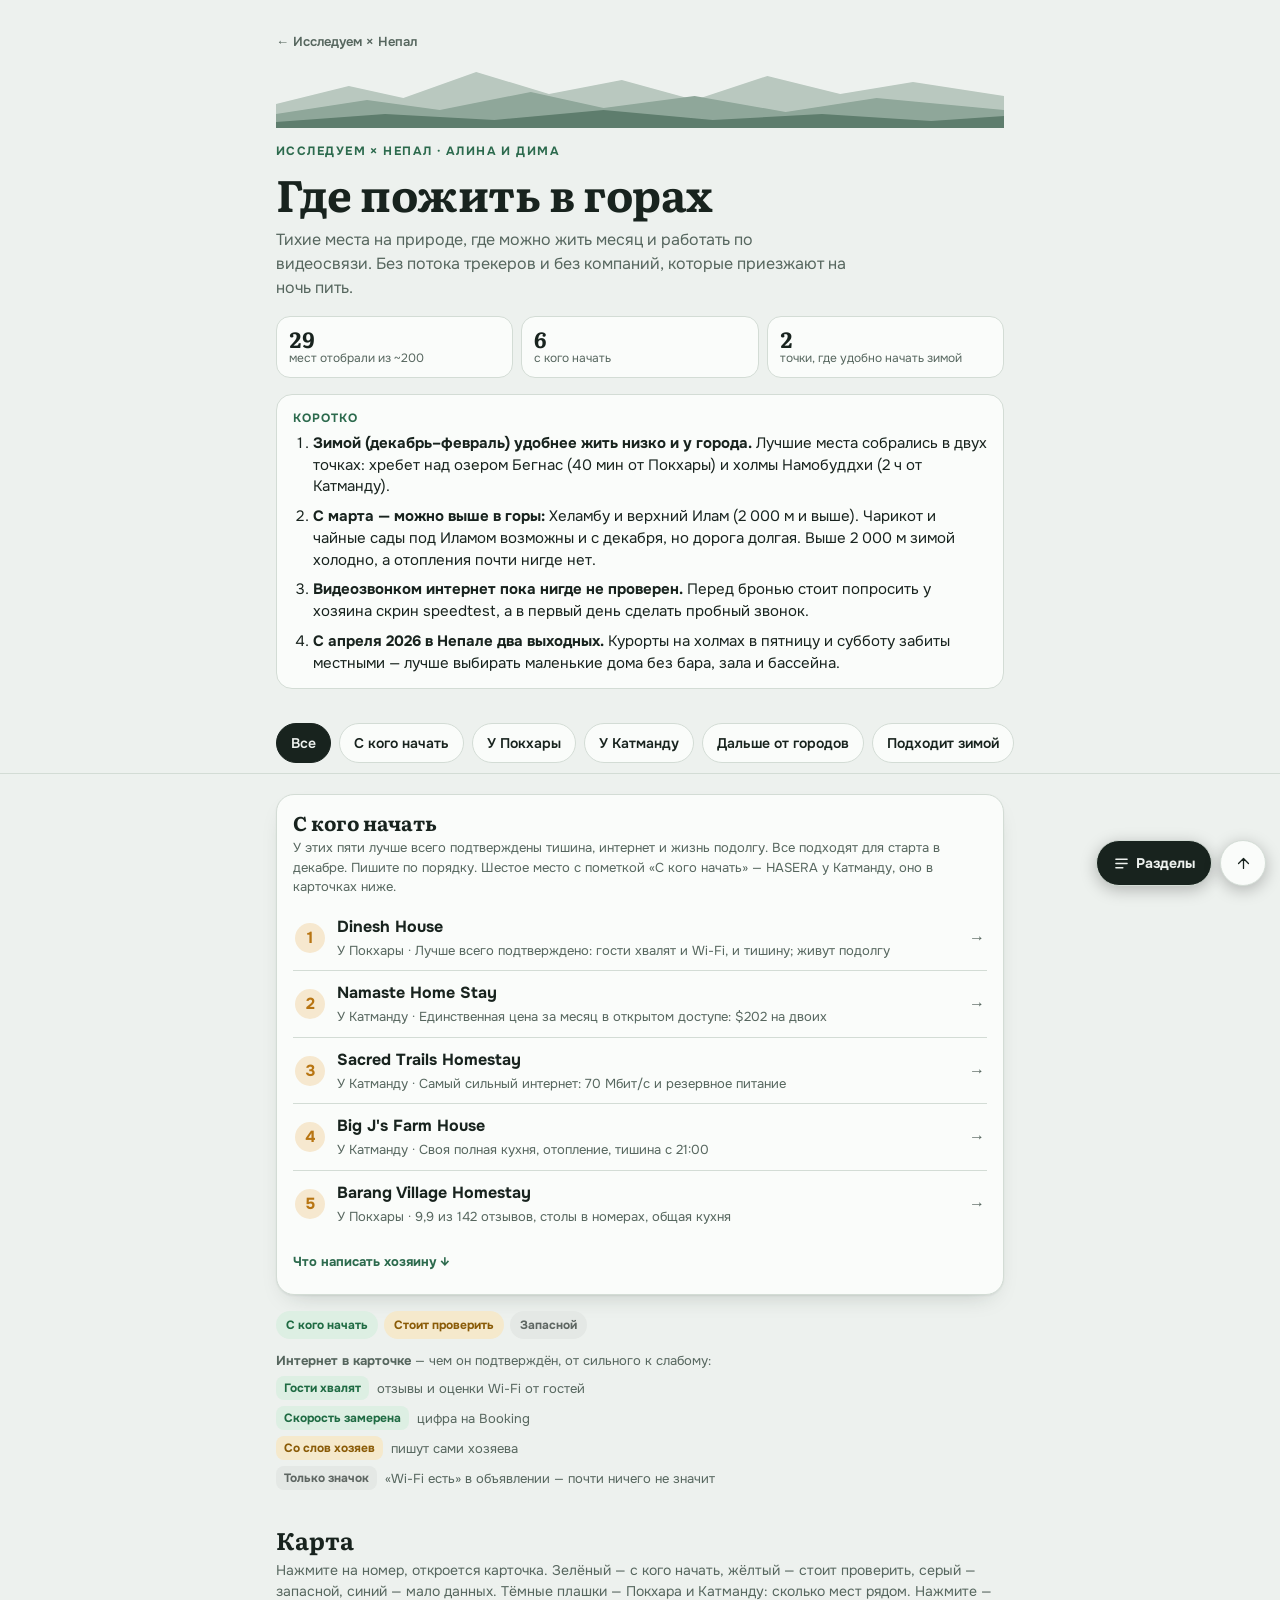
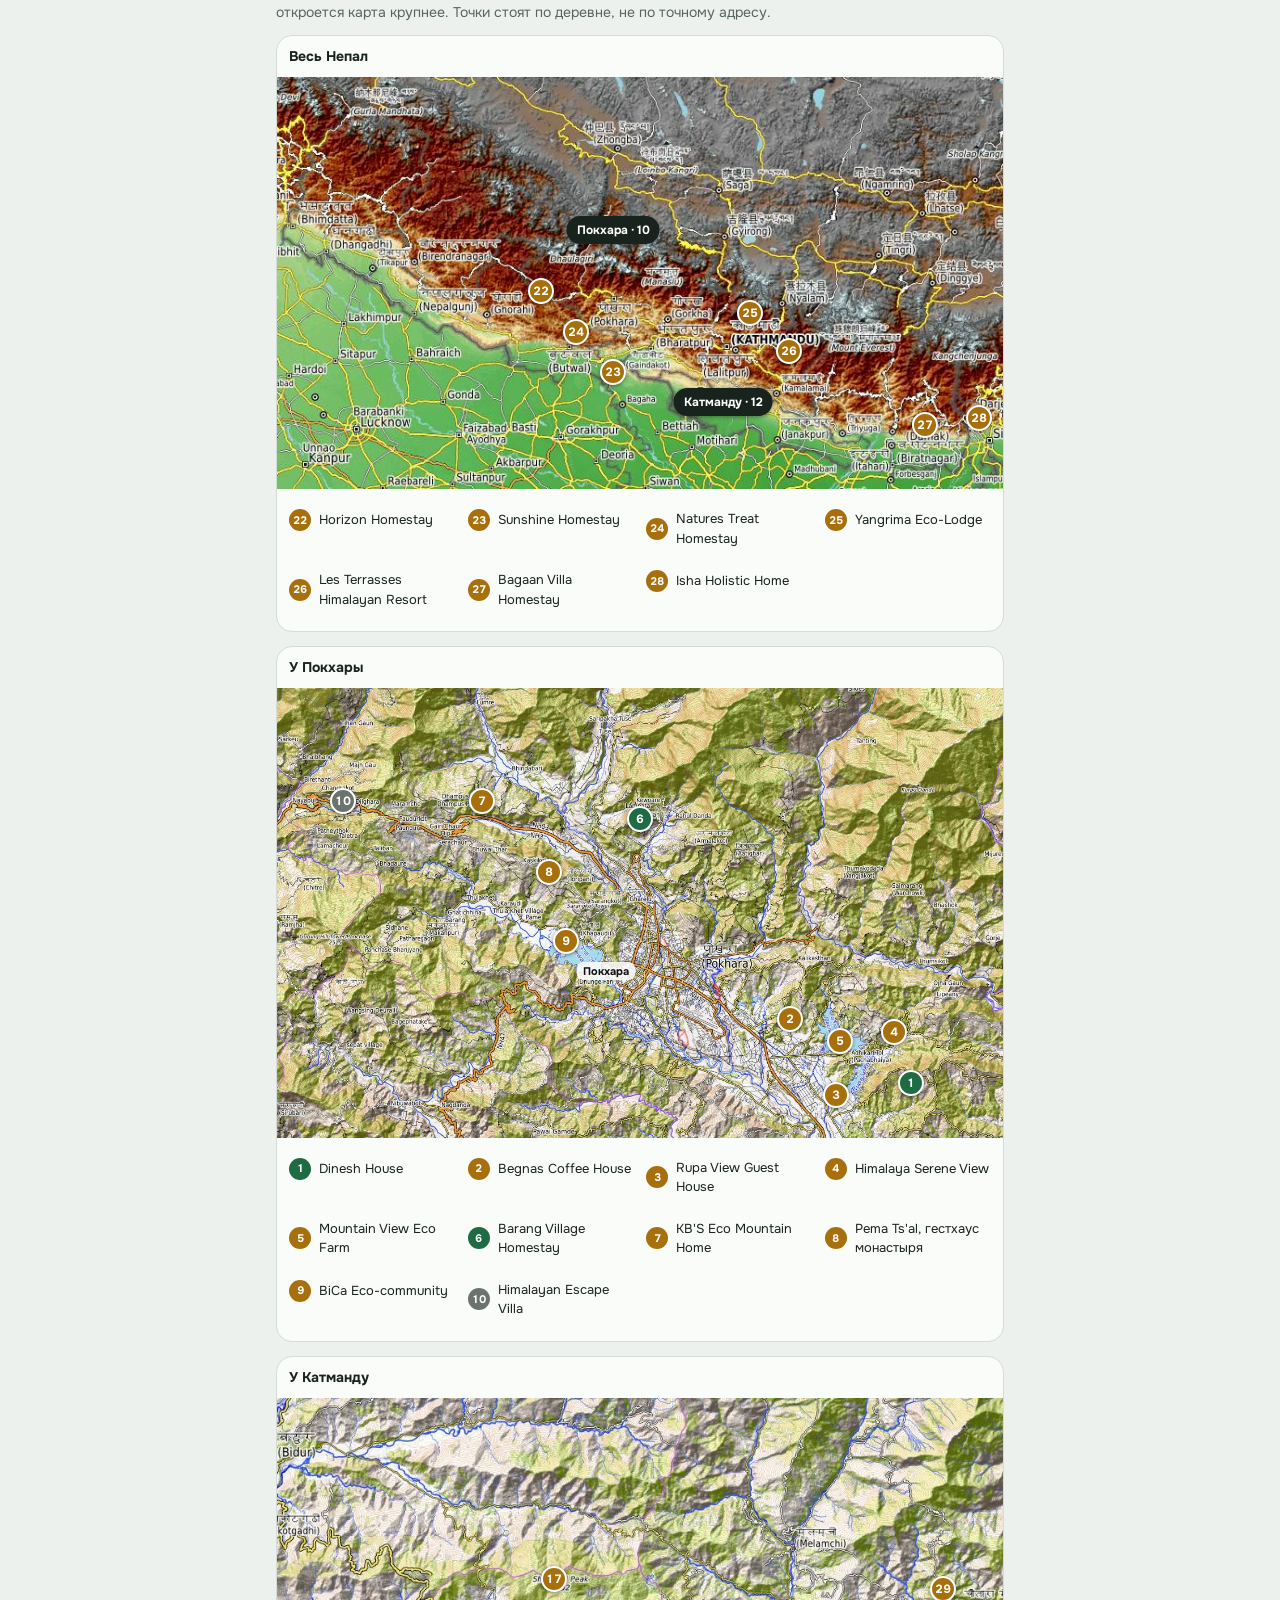
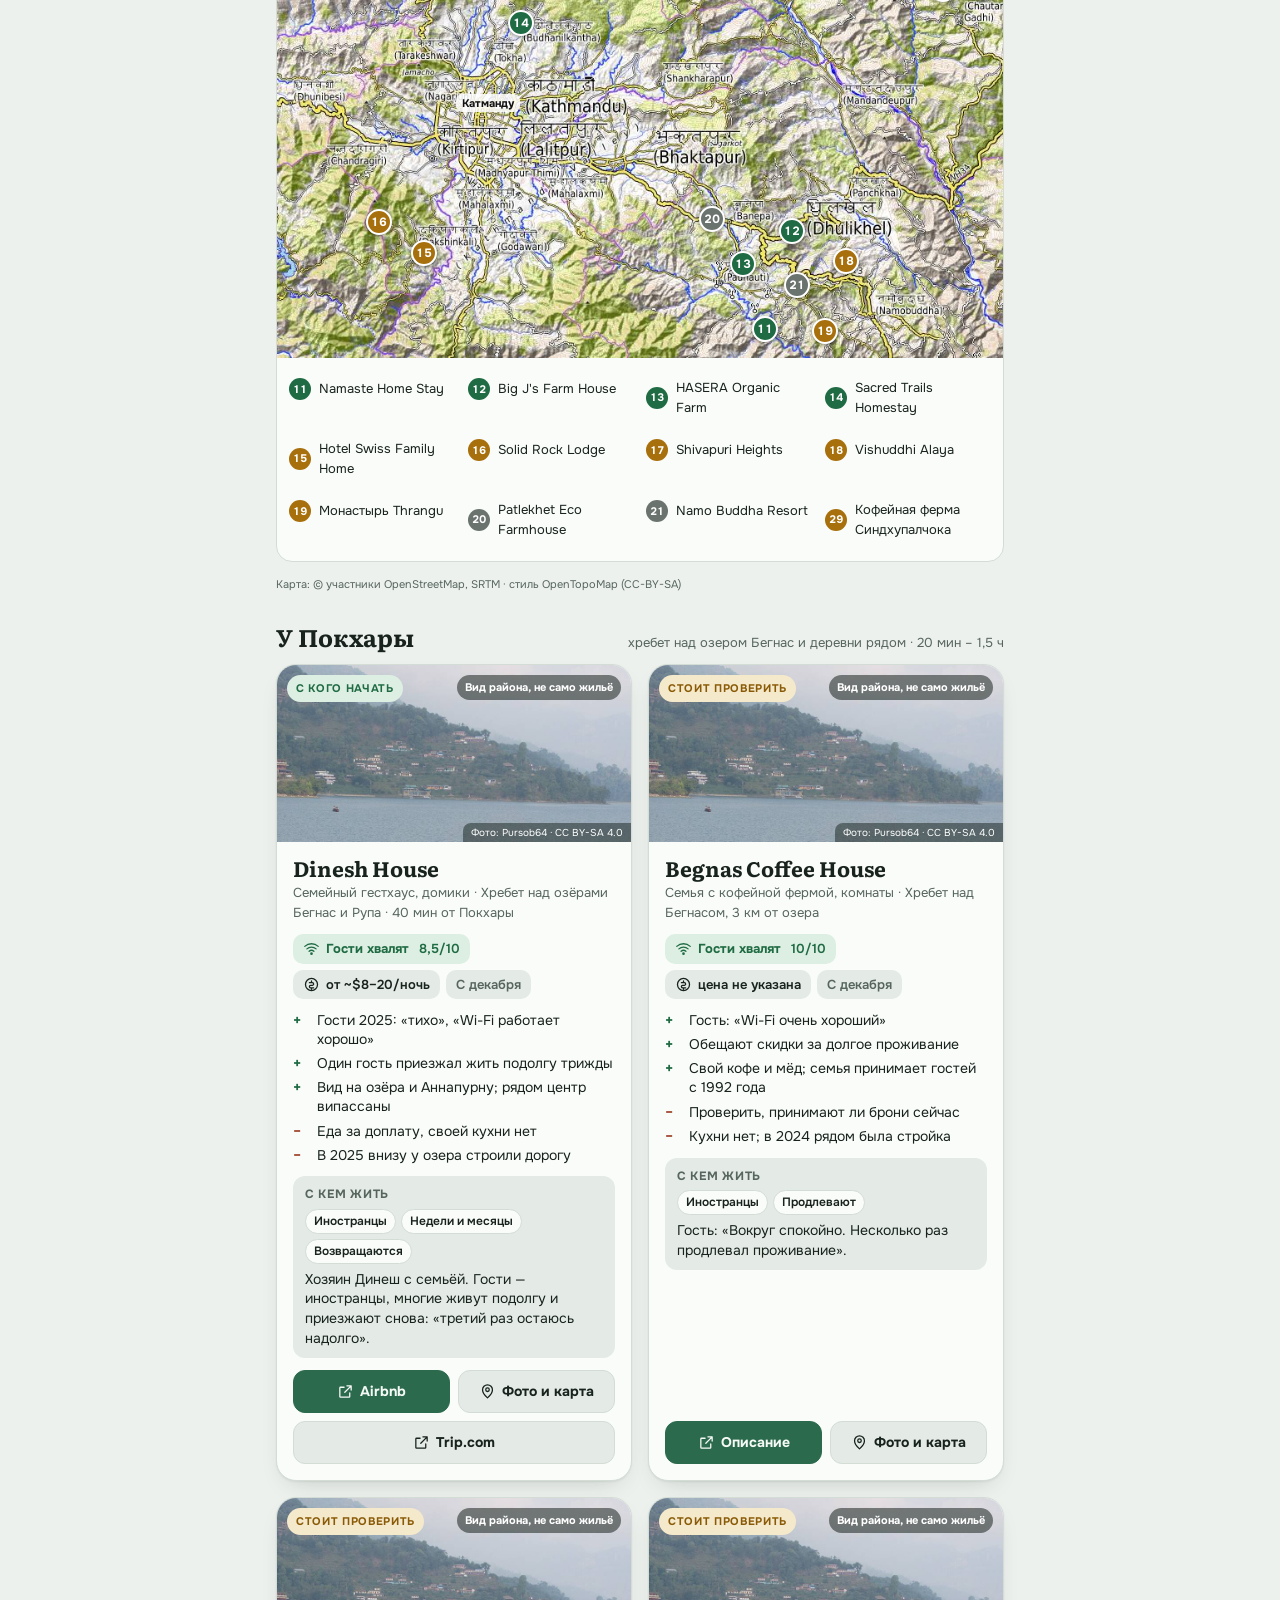
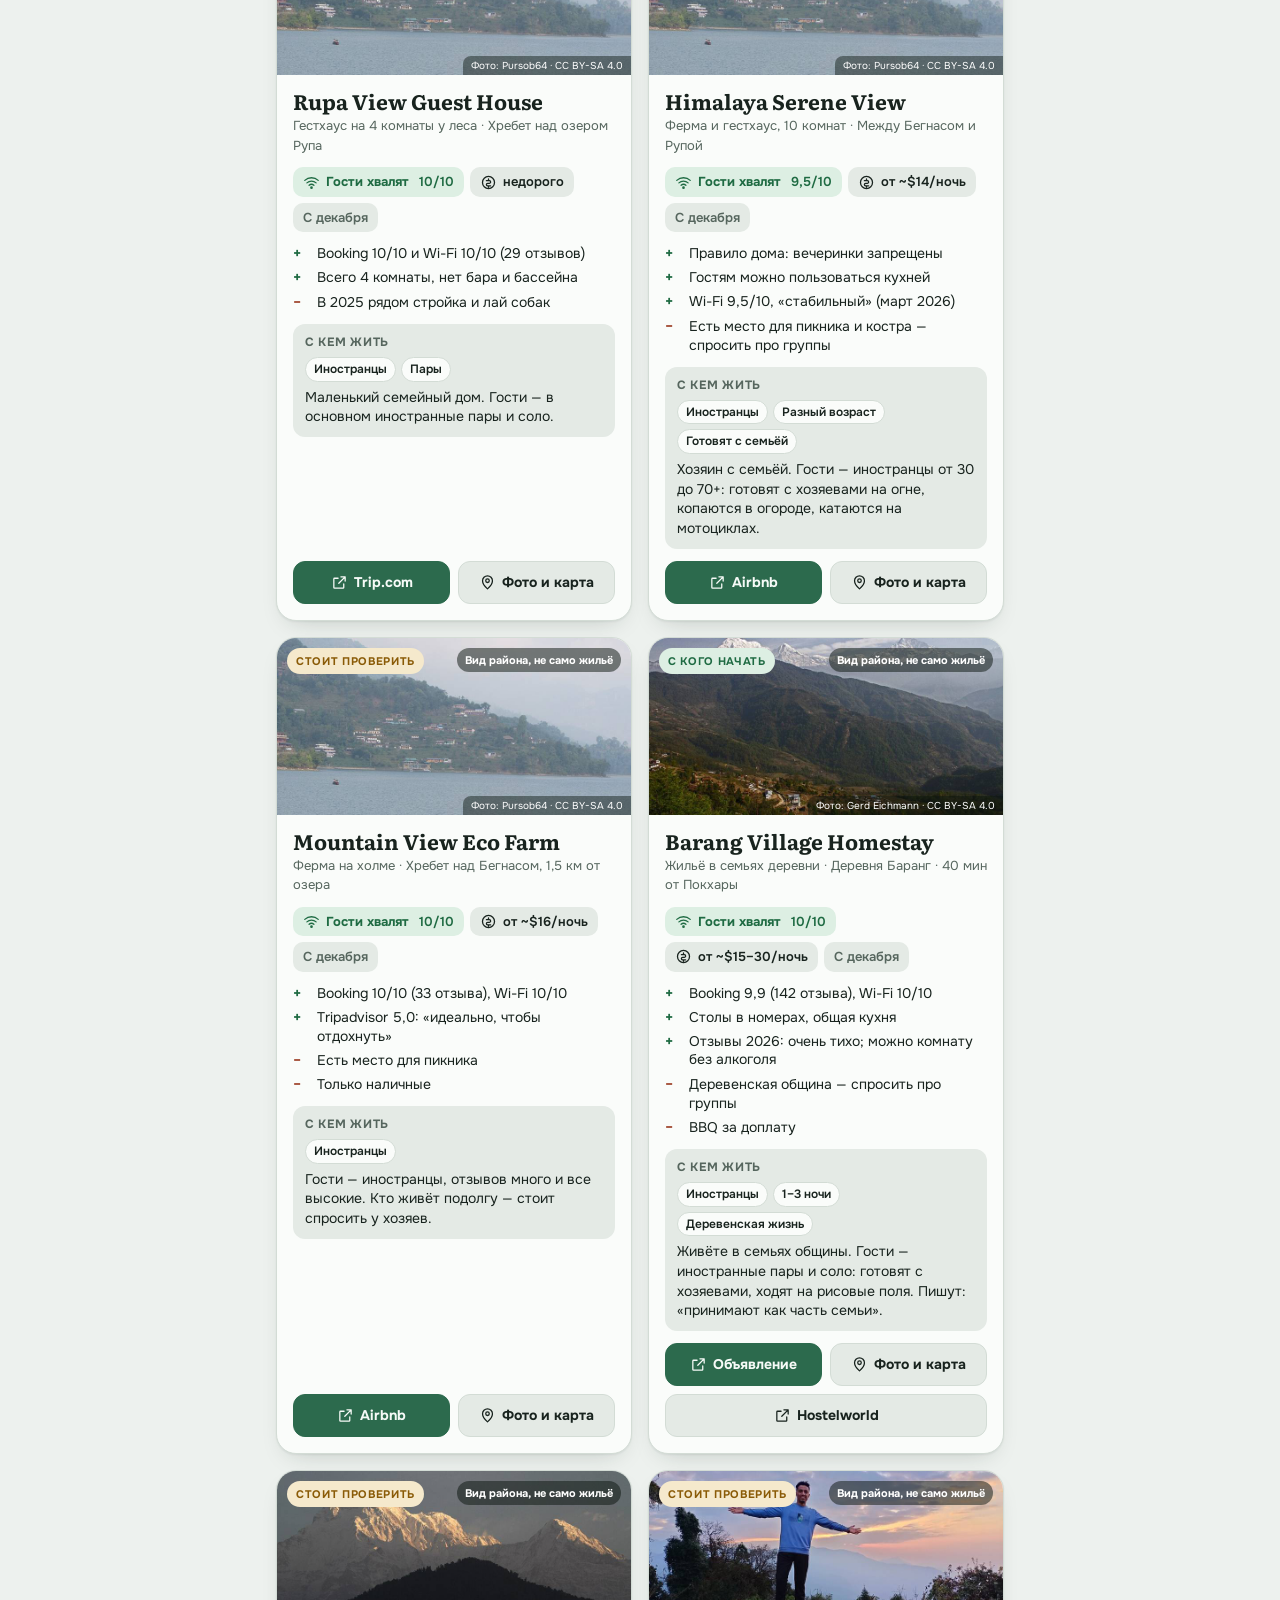
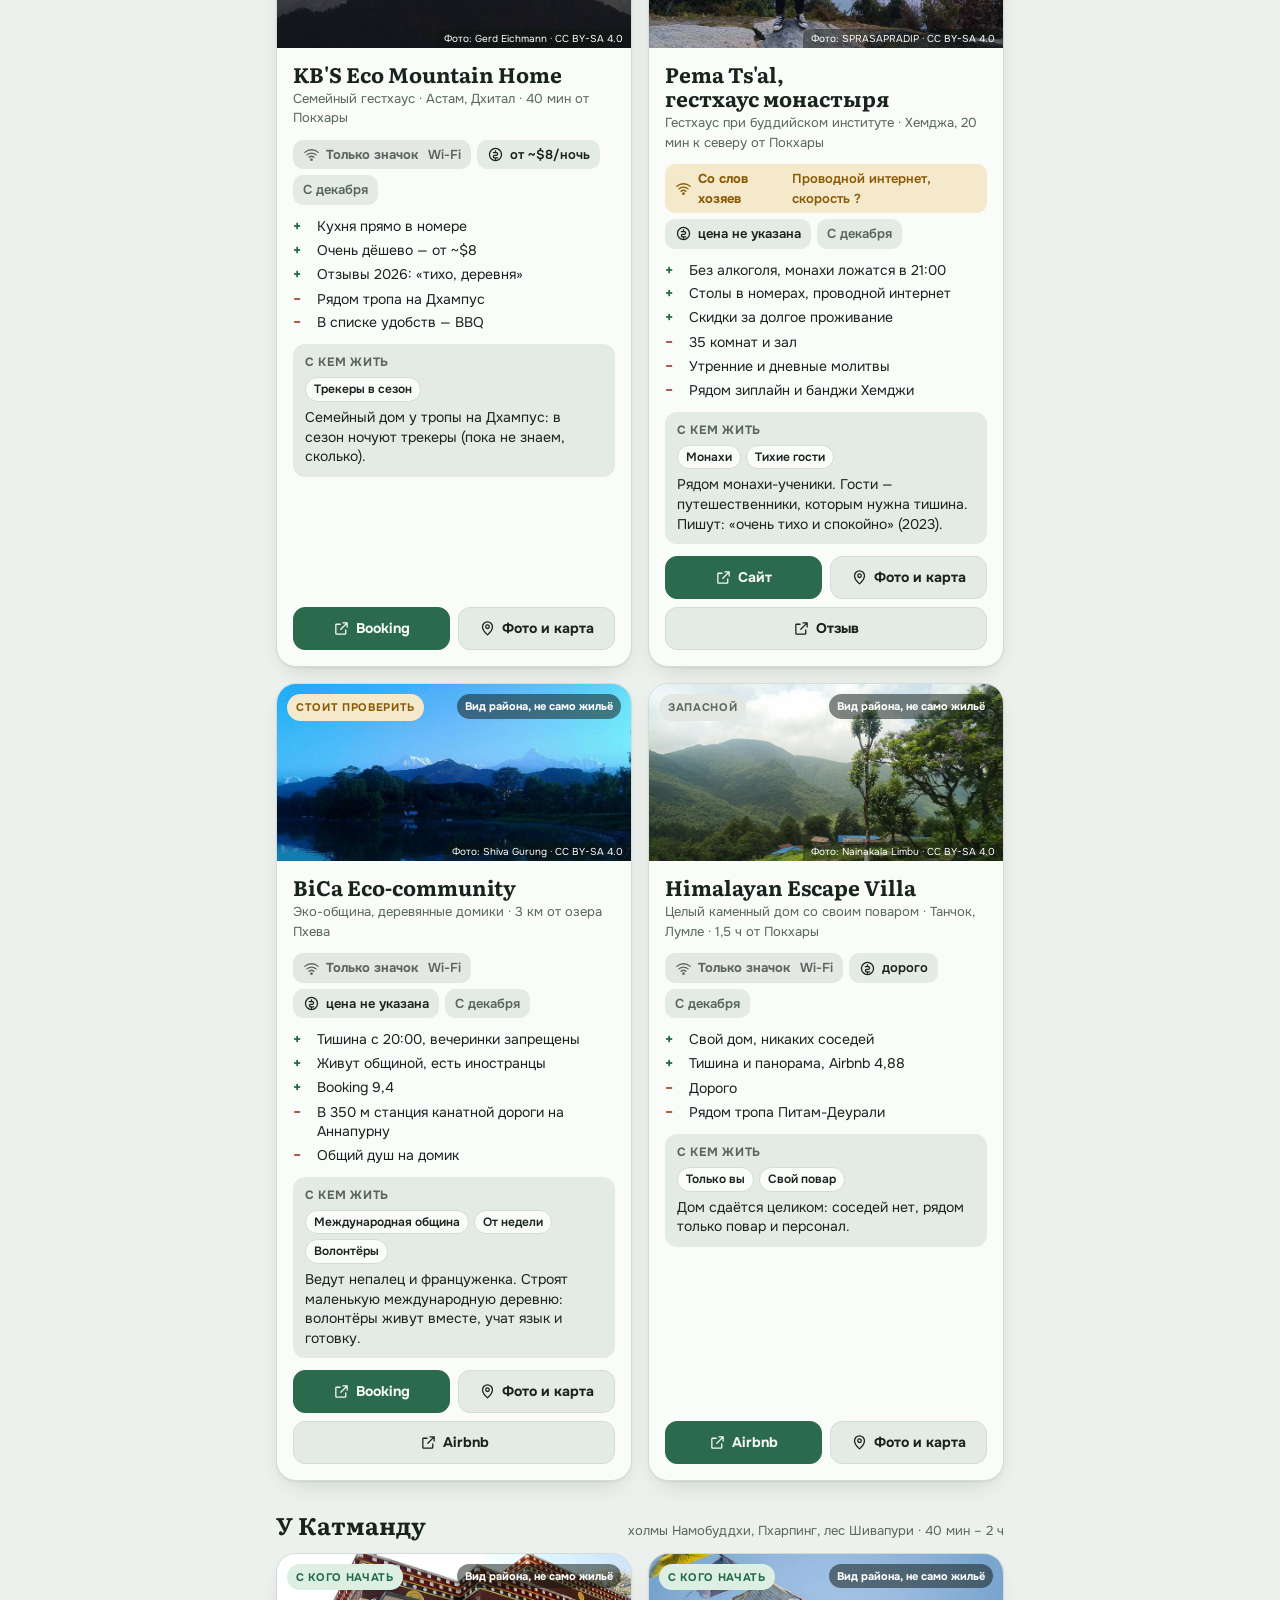
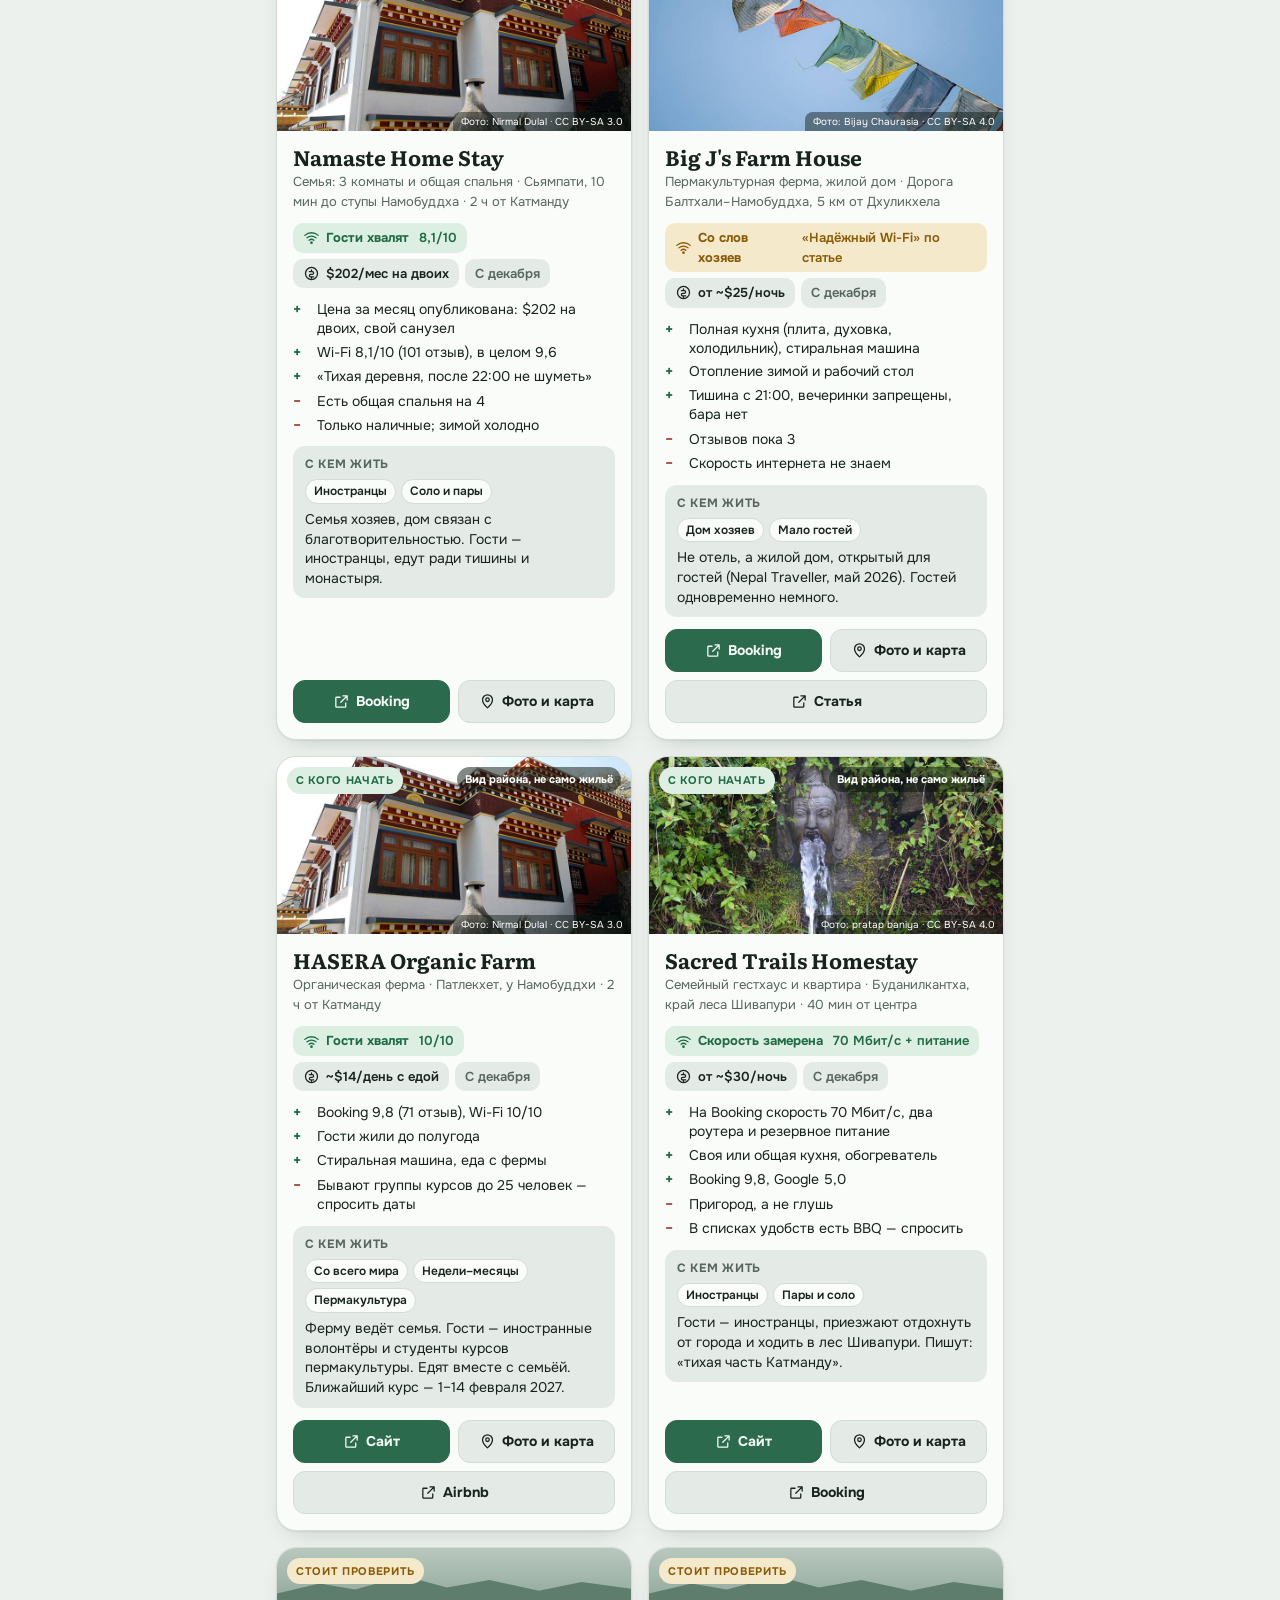
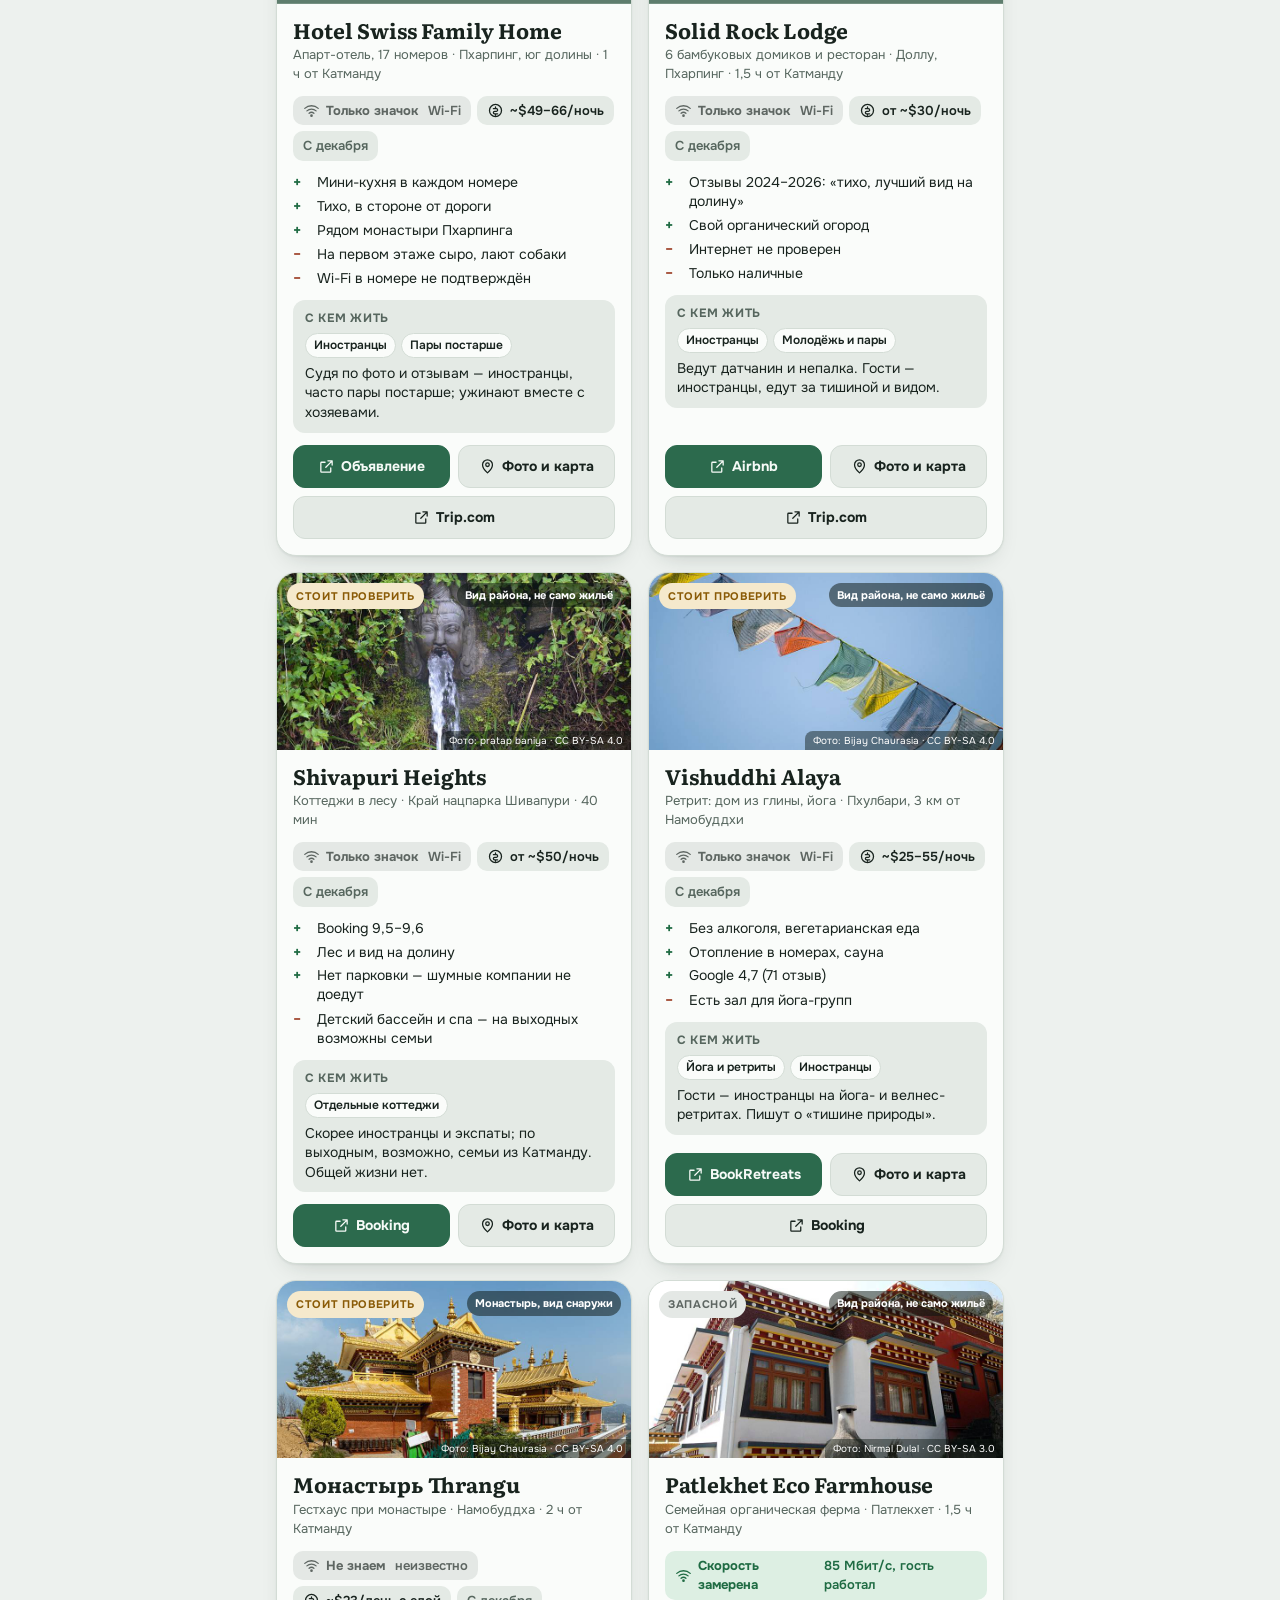
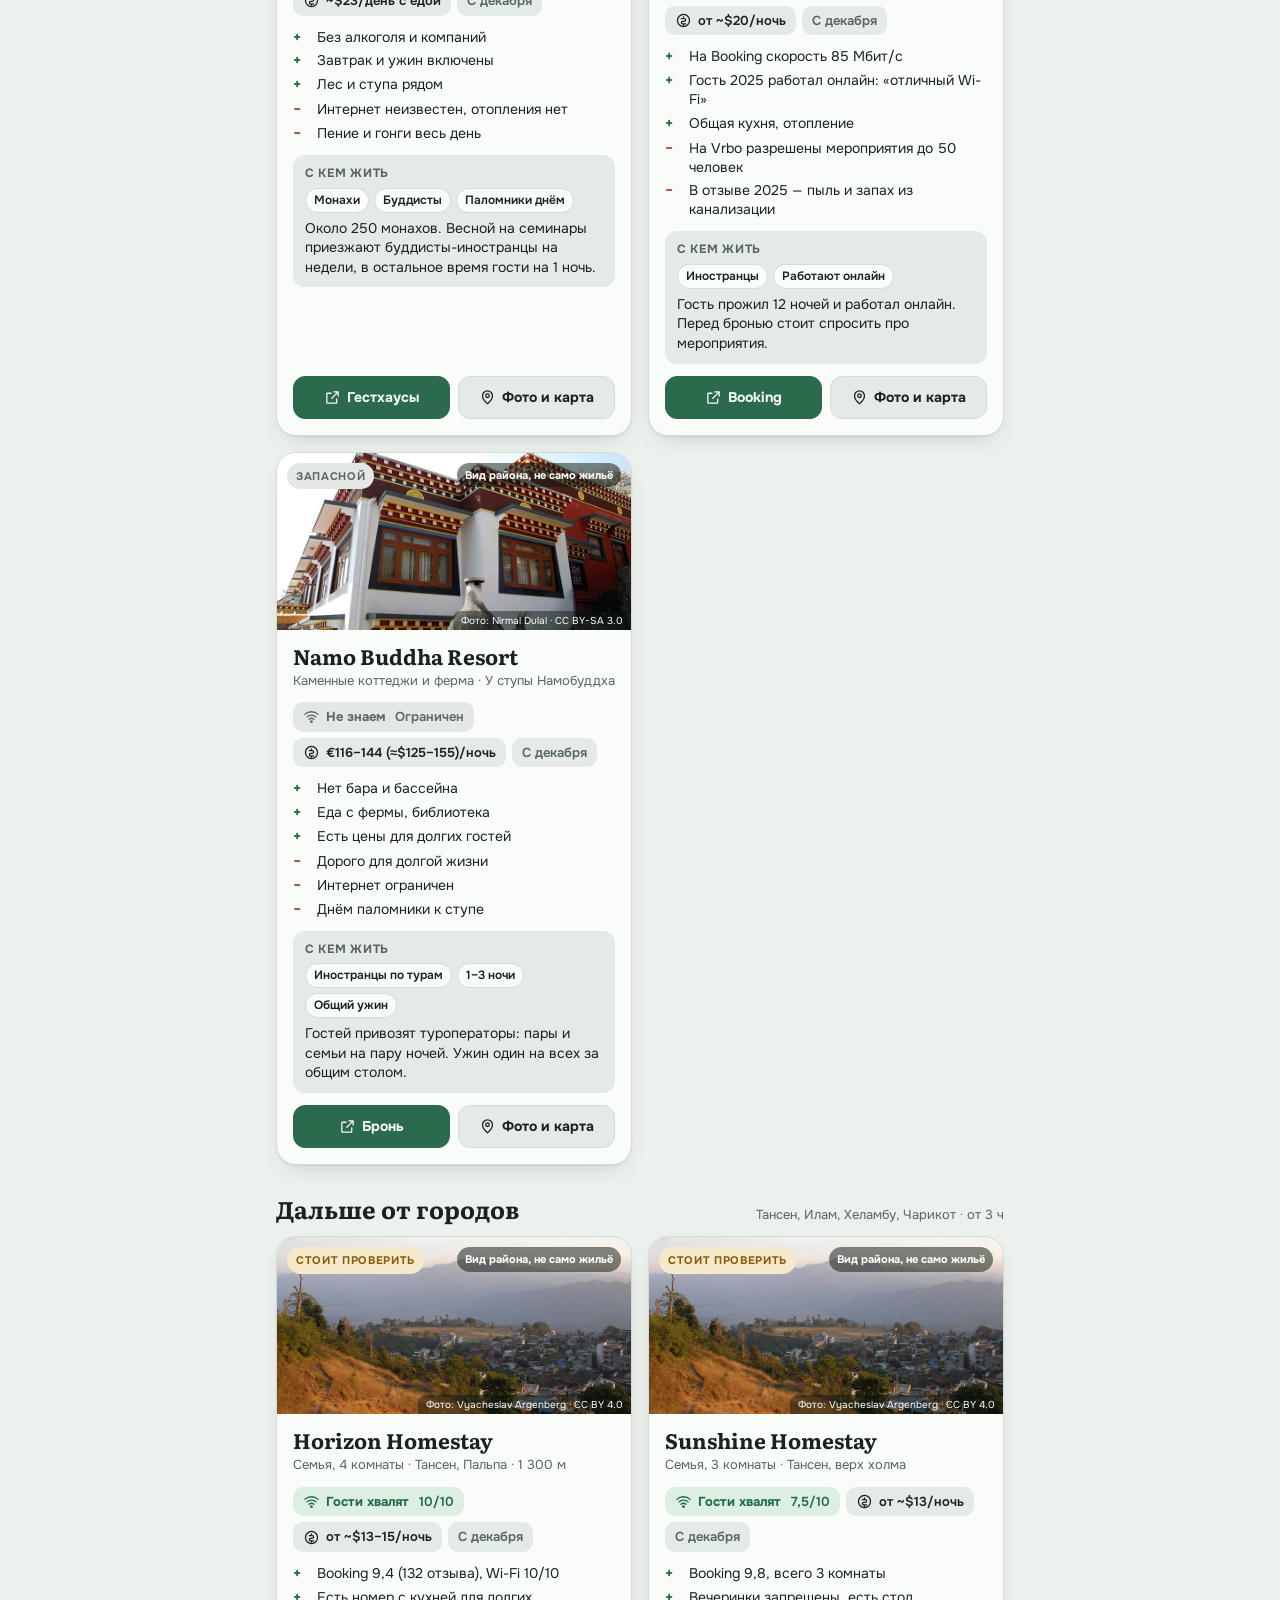
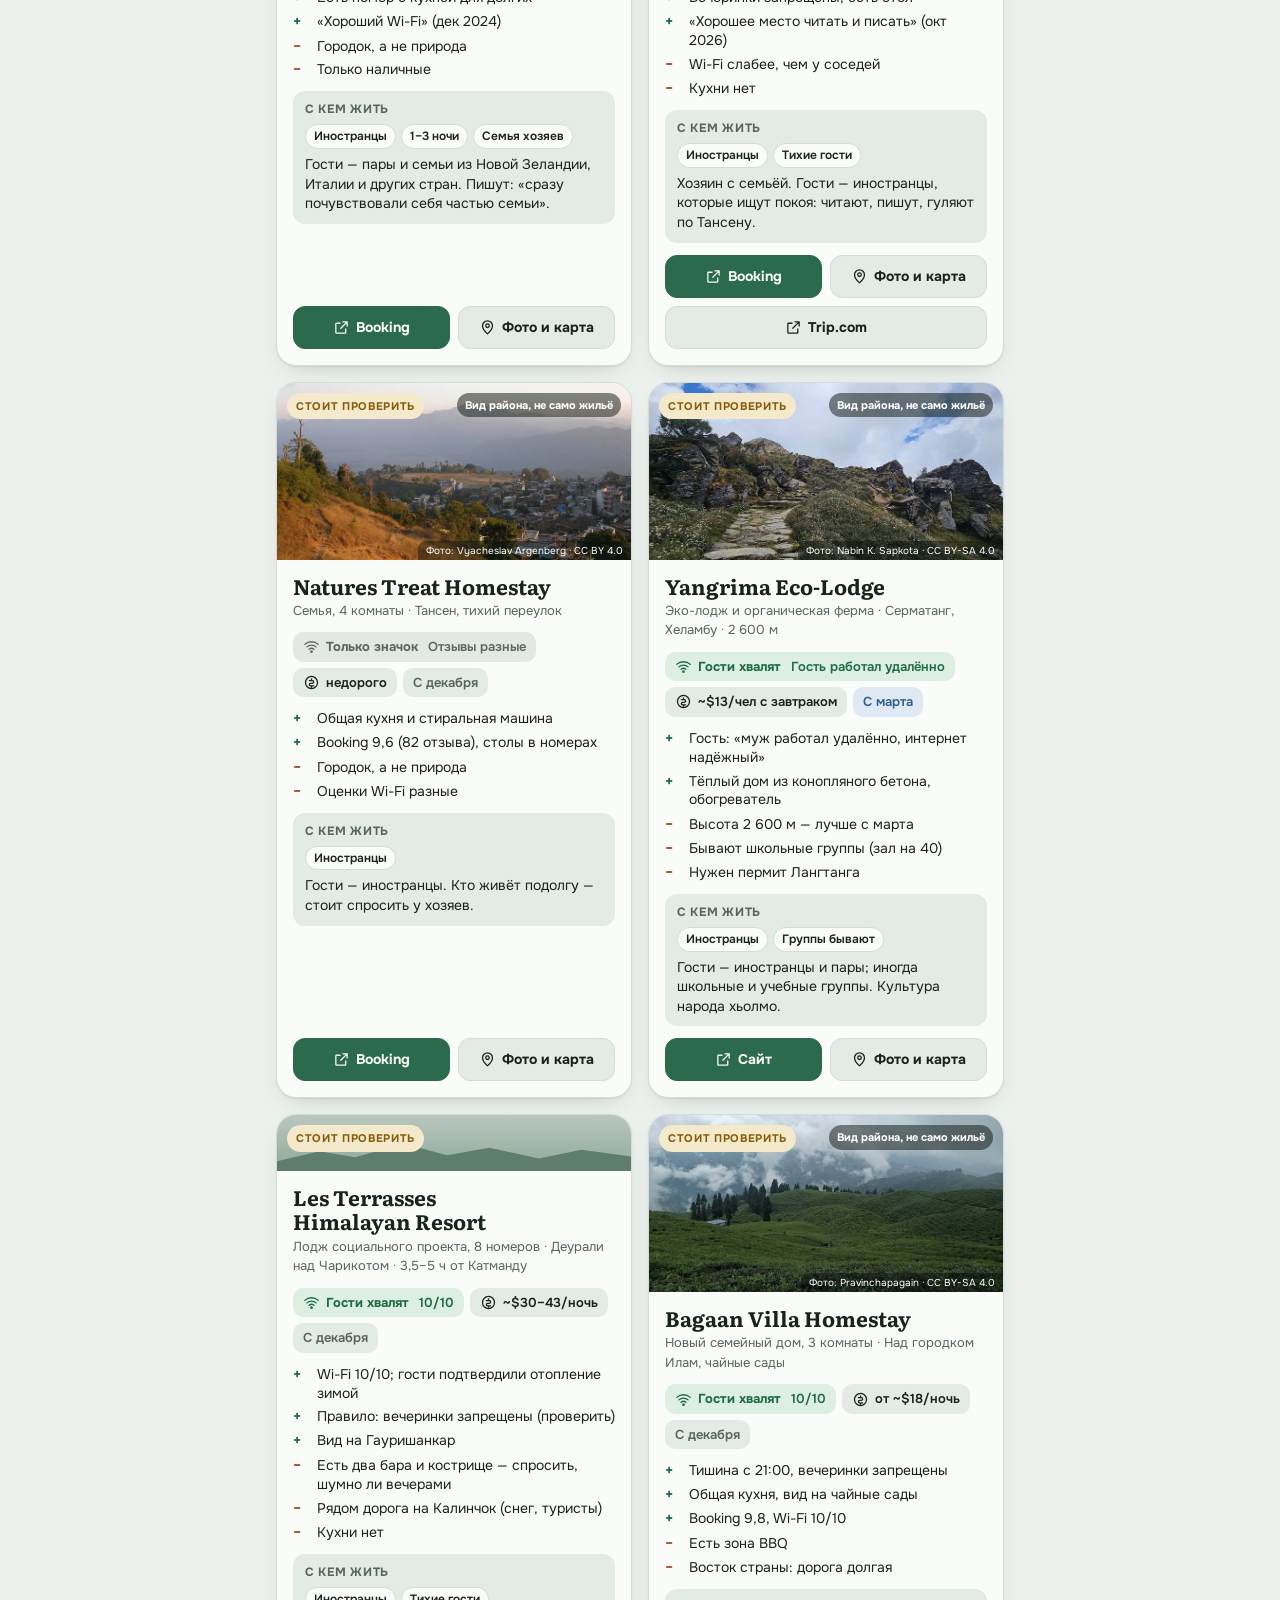
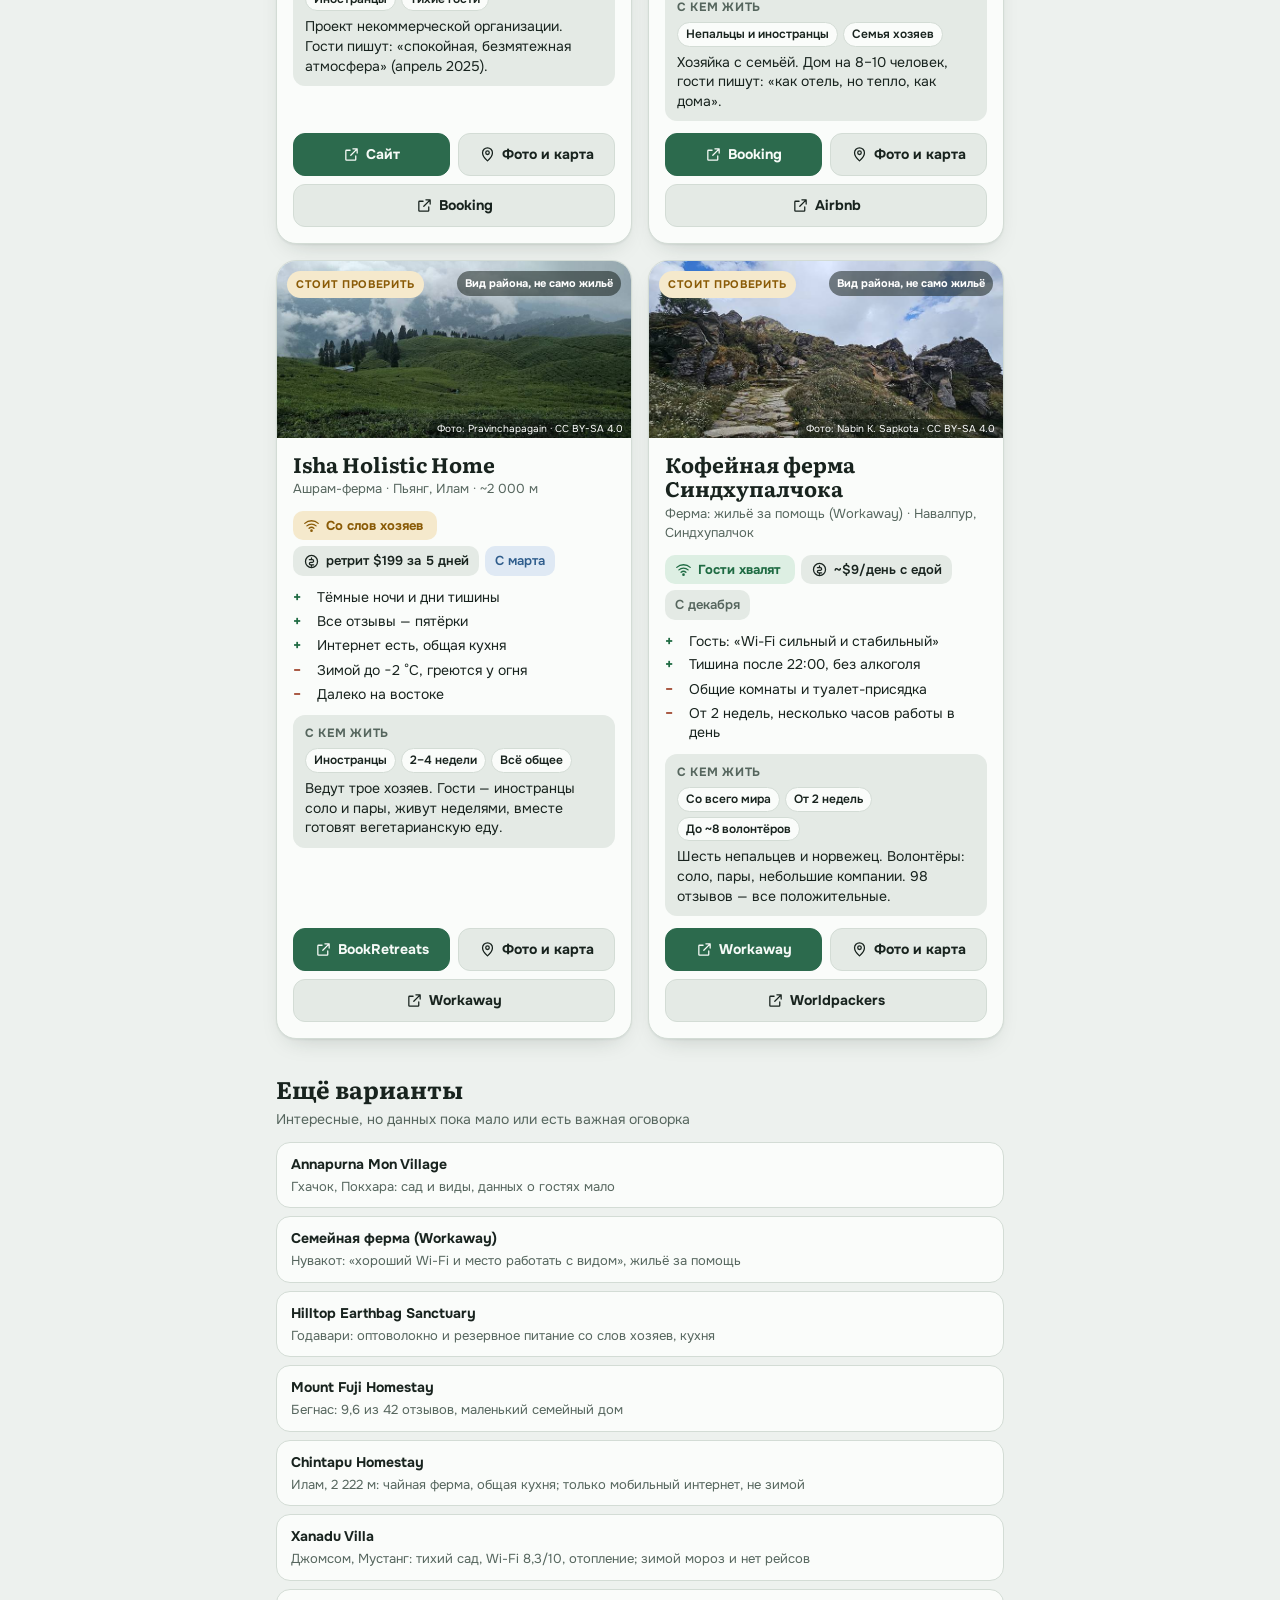
<file: nepal/gde-pozhit/index.html>
<!doctype html>
<html lang="ru">
<head>
<meta charset="utf-8">
<meta name="viewport" content="width=device-width, initial-scale=1, viewport-fit=cover">
<title>Где пожить в горах · Исследуем × Непал</title>
<meta name="description" content="29 тихих мест Непала, где можно жить 1–3 месяца и работать удалённо: природа, рабочий интернет, без потока трекеров и шумных компаний. Исследование Алины и Димы, ноябрь 2026.">
<meta name="robots" content="noindex">
<meta property="og:type" content="website">
<meta property="og:locale" content="ru_RU">
<meta property="og:site_name" content="Исследуем × Непал">
<meta property="og:title" content="Где пожить в горах · Исследуем × Непал">
<meta property="og:description" content="29 тихих мест Непала, где можно жить 1–3 месяца и работать удалённо: природа, рабочий интернет, без потока трекеров и шумных компаний. Исследование Алины и Димы, ноябрь 2026.">
<meta property="og:url" content="https://mrdmitrydouble.github.io/nine-nights/nepal/gde-pozhit/">
<meta property="og:image" content="https://mrdmitrydouble.github.io/nine-nights/nepal/gde-pozhit/og.png">
<meta property="og:image:width" content="1200">
<meta property="og:image:height" content="630">
<meta name="twitter:card" content="summary_large_image">
<meta name="theme-color" content="#EDF1EE">
<link rel="preload" href="fonts/onest-cyrillic-400-normal.woff2" as="font" type="font/woff2" crossorigin>
<link rel="preload" href="fonts/literata-cyrillic-700-normal.woff2" as="font" type="font/woff2" crossorigin>
<style>
@font-face{font-family:"Literata";font-style:normal;font-weight:500;font-display:swap;src:url(fonts/literata-cyrillic-500-normal.woff2) format("woff2");unicode-range:U+0301,U+0400-045F,U+0490-0491,U+04B0-04B1,U+2116}
@font-face{font-family:"Literata";font-style:normal;font-weight:500;font-display:swap;src:url(fonts/literata-latin-500-normal.woff2) format("woff2");unicode-range:U+0000-00FF,U+0131,U+0152-0153,U+02BB-02BC,U+02C6,U+02DA,U+02DC,U+0304,U+0308,U+0329,U+2000-206F,U+20AC,U+2122,U+2191,U+2193,U+2212,U+2215,U+FEFF,U+FFFD}
@font-face{font-family:"Literata";font-style:normal;font-weight:700;font-display:swap;src:url(fonts/literata-cyrillic-700-normal.woff2) format("woff2");unicode-range:U+0301,U+0400-045F,U+0490-0491,U+04B0-04B1,U+2116}
@font-face{font-family:"Literata";font-style:normal;font-weight:700;font-display:swap;src:url(fonts/literata-latin-700-normal.woff2) format("woff2");unicode-range:U+0000-00FF,U+0131,U+0152-0153,U+02BB-02BC,U+02C6,U+02DA,U+02DC,U+0304,U+0308,U+0329,U+2000-206F,U+20AC,U+2122,U+2191,U+2193,U+2212,U+2215,U+FEFF,U+FFFD}
@font-face{font-family:"Onest";font-style:normal;font-weight:400;font-display:swap;src:url(fonts/onest-cyrillic-400-normal.woff2) format("woff2");unicode-range:U+0301,U+0400-045F,U+0490-0491,U+04B0-04B1,U+2116}
@font-face{font-family:"Onest";font-style:normal;font-weight:400;font-display:swap;src:url(fonts/onest-latin-400-normal.woff2) format("woff2");unicode-range:U+0000-00FF,U+0131,U+0152-0153,U+02BB-02BC,U+02C6,U+02DA,U+02DC,U+0304,U+0308,U+0329,U+2000-206F,U+20AC,U+2122,U+2191,U+2193,U+2212,U+2215,U+FEFF,U+FFFD}
@font-face{font-family:"Onest";font-style:normal;font-weight:500;font-display:swap;src:url(fonts/onest-cyrillic-500-normal.woff2) format("woff2");unicode-range:U+0301,U+0400-045F,U+0490-0491,U+04B0-04B1,U+2116}
@font-face{font-family:"Onest";font-style:normal;font-weight:500;font-display:swap;src:url(fonts/onest-latin-500-normal.woff2) format("woff2");unicode-range:U+0000-00FF,U+0131,U+0152-0153,U+02BB-02BC,U+02C6,U+02DA,U+02DC,U+0304,U+0308,U+0329,U+2000-206F,U+20AC,U+2122,U+2191,U+2193,U+2212,U+2215,U+FEFF,U+FFFD}
@font-face{font-family:"Onest";font-style:normal;font-weight:600;font-display:swap;src:url(fonts/onest-cyrillic-600-normal.woff2) format("woff2");unicode-range:U+0301,U+0400-045F,U+0490-0491,U+04B0-04B1,U+2116}
@font-face{font-family:"Onest";font-style:normal;font-weight:600;font-display:swap;src:url(fonts/onest-latin-600-normal.woff2) format("woff2");unicode-range:U+0000-00FF,U+0131,U+0152-0153,U+02BB-02BC,U+02C6,U+02DA,U+02DC,U+0304,U+0308,U+0329,U+2000-206F,U+20AC,U+2122,U+2191,U+2193,U+2212,U+2215,U+FEFF,U+FFFD}
@font-face{font-family:"Onest";font-style:normal;font-weight:700;font-display:swap;src:url(fonts/onest-cyrillic-700-normal.woff2) format("woff2");unicode-range:U+0301,U+0400-045F,U+0490-0491,U+04B0-04B1,U+2116}
@font-face{font-family:"Onest";font-style:normal;font-weight:700;font-display:swap;src:url(fonts/onest-latin-700-normal.woff2) format("woff2");unicode-range:U+0000-00FF,U+0131,U+0152-0153,U+02BB-02BC,U+02C6,U+02DA,U+02DC,U+0304,U+0308,U+0329,U+2000-206F,U+20AC,U+2122,U+2191,U+2193,U+2212,U+2215,U+FEFF,U+FFFD}
/* Layout: одна колонка 760px; сверху «с кого начать», липкие фильтры, три группы карточек (2 в ряд на широком), внизу «куда мы бы не писали», сообщение хозяину, советы. Утренний туман над хребтом: дымчато-зелёный фон, хвойный акцент, шафран для лучших. */
:root{
  --bg:#EDF1EE; --surface:#FAFCFA; --surface-2:#E4EAE5; --fg:#18231E; --muted:#56665E; --line:#D3DCD5;
  --accent:#2C6A4D; --on-accent:#F6FAF7; --saffron:#B87512; --saffron-bg:#F6E8CF;
  --g3:#1F6B43; --g3-bg:#DDEFE3; --g2:#8A5B07; --g2-bg:#F5E9CC; --g1:#5E6662; --g1-bg:#E4E8E5; --g0:#2F5D8C; --g0-bg:#DFE9F4;
  --minus:#A0472F; --ridge-1:#B9C8BF; --ridge-2:#8FA79A; --ridge-3:#5E7D6D;
  --shadow:0 1px 2px rgba(20,40,30,.06),0 10px 26px -14px rgba(20,40,30,.28);
  --f-head:"Literata",Georgia,"Times New Roman",serif; --f-body:"Onest",-apple-system,"Segoe UI",Roboto,Arial,sans-serif;
}
@media (prefers-color-scheme:dark){:root:not([data-theme="light"]) .msg{background:var(--surface-2);color:var(--fg);border:1px solid var(--line)} :root:not([data-theme="light"]) .mapimg img{filter:brightness(.82)} :root:not([data-theme="light"]){
  --bg:#0F1613; --surface:#17211C; --surface-2:#1F2B25; --fg:#E6EEE9; --muted:#9DB0A6; --line:#2B3932;
  --accent:#6FC59A; --on-accent:#0E1612; --saffron:#E9B25A; --saffron-bg:#33270F;
  --g3:#86D6A8; --g3-bg:#173022; --g2:#E8C273; --g2-bg:#33280F; --g1:#B4BEB8; --g1-bg:#252D29; --g0:#9CC3EE; --g0-bg:#17263A;
  --minus:#EE9A82; --ridge-1:#24332C; --ridge-2:#2F4539; --ridge-3:#3F5D4D;
  --shadow:0 1px 2px rgba(0,0,0,.3),0 12px 28px -14px rgba(0,0,0,.7); color-scheme:dark}}
:root[data-theme="dark"] .msg{background:var(--surface-2);color:var(--fg);border:1px solid var(--line)}
:root[data-theme="dark"] .mapimg img{filter:brightness(.82)}
:root[data-theme="dark"]{
  --bg:#0F1613; --surface:#17211C; --surface-2:#1F2B25; --fg:#E6EEE9; --muted:#9DB0A6; --line:#2B3932;
  --accent:#6FC59A; --on-accent:#0E1612; --saffron:#E9B25A; --saffron-bg:#33270F;
  --g3:#86D6A8; --g3-bg:#173022; --g2:#E8C273; --g2-bg:#33280F; --g1:#B4BEB8; --g1-bg:#252D29; --g0:#9CC3EE; --g0-bg:#17263A;
  --minus:#EE9A82; --ridge-1:#24332C; --ridge-2:#2F4539; --ridge-3:#3F5D4D;
  --shadow:0 1px 2px rgba(0,0,0,.3),0 12px 28px -14px rgba(0,0,0,.7); color-scheme:dark}
*{box-sizing:border-box}
html{scroll-behavior:smooth;-webkit-text-size-adjust:100%}
@media (prefers-reduced-motion:reduce){html{scroll-behavior:auto}}
body{background:var(--bg);color:var(--fg);font:16px/1.5 var(--f-body);margin:0}
body::before{content:"";position:fixed;inset:0 0 auto;height:env(safe-area-inset-top,0px);z-index:10;background:var(--bg)}
.wrap{max-width:760px;margin:0 auto;padding-left:max(16px,env(safe-area-inset-left,0px));padding-right:max(16px,env(safe-area-inset-right,0px))}
a{color:inherit}
h1,h2,h3{font-family:var(--f-head);font-weight:700;margin:0;line-height:1.15;text-wrap:balance}
p{margin:0}
svg{width:17px;height:17px;flex:none;fill:none;stroke:currentColor;stroke-width:1.8;stroke-linecap:round;stroke-linejoin:round}
a:focus-visible,button:focus-visible{outline:3px solid var(--accent);outline-offset:2px}

/* hero */
.hero{padding-block:26px 6px;position:relative}
.ridge{display:block;width:100%;height:64px;margin-bottom:14px}
.ridge path{stroke:none}
.kicker{font-size:12px;letter-spacing:.12em;text-transform:uppercase;color:var(--accent);font-weight:700;margin-bottom:8px}
.hero h1{font-size:clamp(30px,8.4vw,44px);letter-spacing:-.01em}
.lead{color:var(--muted);margin-top:10px;max-width:36em}
.stats{display:grid;grid-template-columns:repeat(3,1fr);gap:8px;margin-top:16px}
.stat{background:var(--surface);border:1px solid var(--line);border-radius:14px;padding:10px 12px;min-width:0}
.stat b{display:block;font-family:var(--f-head);font-size:22px;line-height:1.1;font-variant-numeric:tabular-nums}
.stat span{font-size:12px;color:var(--muted);line-height:1.3;display:block}

/* filters */
.bar{position:sticky;top:env(safe-area-inset-top,0px);z-index:5;background:color-mix(in srgb,var(--bg) 88%,transparent);backdrop-filter:blur(10px);-webkit-backdrop-filter:blur(10px);border-bottom:1px solid var(--line);margin-top:18px}
.chips{display:flex;gap:8px;overflow-x:auto;padding-block:10px;scrollbar-width:none}
.chips::-webkit-scrollbar{display:none}
.chip{flex:none;font:600 14px/1 var(--f-body);color:var(--fg);background:var(--surface);border:1px solid var(--line);border-radius:999px;padding:10px 14px;cursor:pointer;min-height:40px}
.chip[aria-pressed="true"]{background:var(--fg);color:var(--bg);border-color:var(--fg)}

/* quick */
.quick{margin-top:20px;background:var(--surface);border:1px solid var(--line);border-radius:18px;padding:16px;box-shadow:var(--shadow)}
.quick h2{font-size:20px}
.quick .sub{font-size:13px;color:var(--muted);margin:4px 0 8px}
.quick ol{list-style:none;margin:0;padding:0}
.quick li a{display:grid;grid-template-columns:auto 1fr auto;gap:12px;align-items:center;text-decoration:none;padding:10px 2px}
.quick li + li a{border-top:1px solid var(--line)}
.quick .n{width:30px;height:30px;border-radius:50%;display:grid;place-items:center;background:var(--saffron-bg);color:var(--saffron);font-weight:700;font-variant-numeric:tabular-nums}
.quick .q{font-size:13px;color:var(--muted);display:block}
.quick .a{font-weight:700;display:block}
.quick .go{color:var(--muted)}

.legend{display:flex;flex-wrap:wrap;gap:6px;margin-top:16px}
.legend span{font-size:12px;font-weight:700;padding:5px 10px;border-radius:999px}
.l3{background:var(--g3-bg);color:var(--g3)} .l2{background:var(--g2-bg);color:var(--g2)} .l1{background:var(--g1-bg);color:var(--g1)} .l0{background:var(--g0-bg);color:var(--g0)}

/* groups & cards */
.group{margin-top:30px}
.group-h{display:flex;align-items:baseline;justify-content:space-between;gap:12px;flex-wrap:wrap;margin-bottom:12px}
.group-h h2{font-size:24px}
.group-h p{font-size:13px;color:var(--muted)}
.cards{display:grid;gap:16px}
@media (min-width:660px){.cards{grid-template-columns:1fr 1fr}}
.card{background:var(--surface);border:1px solid var(--line);border-radius:20px;overflow:hidden;box-shadow:var(--shadow);display:flex;flex-direction:column;min-width:0;scroll-margin-top:72px}
.card:target{outline:2px solid var(--saffron);outline-offset:2px}
.cover{position:relative;aspect-ratio:16/8;max-width:100%;overflow:hidden;background:linear-gradient(180deg,var(--ridge-1),var(--ridge-2))}
.cover img{width:100%;height:100%;object-fit:cover;display:block}
.cover .what{position:absolute;right:10px;top:10px;font-size:11px;font-weight:700;color:#fff;background:rgba(10,20,15,.5);padding:4px 8px;border-radius:999px}
.cover .credit{position:absolute;right:0;bottom:0;max-width:100%;font-size:10px;line-height:1.3;color:#fff;background:rgba(10,20,15,.45);padding:3px 8px;border-top-left-radius:8px;text-decoration:none;white-space:nowrap;overflow:hidden;text-overflow:ellipsis}
.cover .credit:hover{text-decoration:underline}
.cover-empty::after{content:"";position:absolute;inset:auto 0 0 0;height:60%;background:var(--ridge-3);clip-path:polygon(0 70%,12% 40%,22% 58%,36% 18%,48% 52%,60% 30%,74% 62%,86% 36%,100% 56%,100% 100%,0 100%)}
.badge{position:absolute;left:10px;top:10px;font-size:11px;letter-spacing:.06em;text-transform:uppercase;font-weight:800;padding:5px 9px;border-radius:999px;z-index:1}
.g3 .badge{background:var(--g3-bg);color:var(--g3)} .g2 .badge{background:var(--g2-bg);color:var(--g2)} .g1 .badge{background:var(--g1-bg);color:var(--g1)} .g0 .badge{background:var(--g0-bg);color:var(--g0)}
.where{position:absolute;left:10px;bottom:10px;font-size:12px;font-weight:700;color:#fff;background:rgba(10,20,15,.5);padding:5px 9px;border-radius:999px;backdrop-filter:blur(4px);z-index:1}
.body{padding:14px 16px 16px;display:flex;flex-direction:column;gap:12px;flex:1;min-width:0}
.body h3{font-size:21px}
.type{font-size:13px;color:var(--muted);margin-top:3px}
.facts{display:flex;flex-wrap:wrap;gap:6px}
.facts span{display:inline-flex;align-items:center;gap:6px;font-size:13px;font-weight:600;padding:5px 10px;border-radius:10px;background:var(--surface-2)}
.pm{display:grid;gap:6px}
.pm ul{list-style:none;margin:0;padding:0;display:grid;gap:5px;font-size:14px;line-height:1.35}
.pm li{display:grid;grid-template-columns:18px 1fr;gap:6px}
.plus li::before{content:"+";font-weight:800;color:var(--g3)}
.minus li::before{content:"−";font-weight:800;color:var(--minus)}
.brief{margin-top:16px;background:var(--surface);border:1px solid var(--line);border-radius:16px;padding:14px 16px}
.brief-h{font-size:12px;font-weight:700;letter-spacing:.08em;text-transform:uppercase;color:var(--accent);margin-bottom:6px}
.brief ol{margin:0;padding-left:20px;display:grid;gap:8px;font-size:15px;line-height:1.45}
.evlegend{margin-top:12px;font-size:13px;color:var(--muted)}
.evlegend ul{list-style:none;margin:6px 0 0;padding:0;display:grid;gap:6px}
.evlegend li{display:flex;gap:8px;align-items:center;flex-wrap:wrap}
.ev{display:inline-flex;align-items:center;gap:5px}
.ev b{font-weight:700}
.evlegend .ev{font-size:12px;font-weight:700;padding:3px 8px;border-radius:8px}
.ev-guest{background:var(--g3-bg)!important;color:var(--g3)} .ev-speed{background:var(--g3-bg)!important;color:var(--g3)}
.ev-host{background:var(--g2-bg)!important;color:var(--g2)} .ev-tick,.ev-none{background:var(--g1-bg)!important;color:var(--g1)}
.facts .ev b{margin-right:4px}
.season{color:var(--muted)}
.season.s-march{background:var(--g0-bg)!important;color:var(--g0)}
.more{list-style:none;margin:0;padding:0;display:grid;gap:8px}
.more a{display:grid;gap:2px;background:var(--surface);border:1px solid var(--line);border-radius:14px;padding:11px 14px;text-decoration:none;font-size:14px}
.more span{color:var(--muted);font-size:13px}
.cover-empty{aspect-ratio:auto!important;height:56px}
.fab{position:fixed;right:max(14px,env(safe-area-inset-right,0px));bottom:calc(14px + env(safe-area-inset-bottom,0px));z-index:30;display:flex;gap:8px;align-items:center}
.fab-btn{display:inline-flex;align-items:center;gap:6px;height:46px;padding:0 16px;border-radius:999px;border:1px solid var(--line);background:var(--fg);color:var(--bg);font:700 14px var(--f-body);box-shadow:0 4px 16px rgba(0,0,0,.25);cursor:pointer}
.fab-top{width:46px;padding:0;justify-content:center;background:var(--surface);color:var(--fg)}
.toc-back{position:fixed;inset:0;z-index:31;background:rgba(0,0,0,.35)}
.toc{position:fixed;left:0;right:0;bottom:0;z-index:32;background:var(--surface);border-radius:20px 20px 0 0;padding:16px max(16px,env(safe-area-inset-right,0px)) calc(16px + env(safe-area-inset-bottom,0px)) max(16px,env(safe-area-inset-left,0px));box-shadow:0 -8px 30px rgba(0,0,0,.3);max-height:80vh;overflow:auto}
.toc-h{font-size:12px;font-weight:700;letter-spacing:.08em;text-transform:uppercase;color:var(--muted);margin-bottom:6px}
.toc ol{list-style:none;margin:0 auto;padding:0;max-width:640px}
.toc a{display:block;padding:13px 4px;border-bottom:1px solid var(--line);text-decoration:none;font-size:16px;font-weight:600}
.toc li:last-child a{border-bottom:0}
.brief,#q-h,#map-h,.group,.block h2{scroll-margin-top:64px}
footer{padding-bottom:90px!important}
.ppl{background:var(--surface-2);border-radius:12px;padding:10px 12px;display:grid;gap:6px;font-size:14px;line-height:1.4}
.tomsg{display:inline-block;margin-top:10px;font-size:13px;font-weight:700;color:var(--accent);text-decoration:none;padding:6px 0}
#map-nepal .mcity{display:none}
.pin::after{content:"";position:absolute;inset:-9px}
.mlegend a{padding:10px 0!important}
.mlegend{font-size:13px!important}
.quick .a{margin-bottom:2px}
.ppl-h{font-size:12px;font-weight:700;letter-spacing:.06em;text-transform:uppercase;color:var(--muted)}
.ppl-c{display:flex;flex-wrap:wrap;gap:5px}
.ppl-c span{font-size:12px;font-weight:600;padding:3px 8px;border-radius:999px;background:var(--surface);border:1px solid var(--line)}
.btns{display:grid;grid-template-columns:1fr 1fr;gap:8px;margin-top:auto}
.btn{display:flex;align-items:center;justify-content:center;gap:6px;font-weight:700;font-size:14px;text-decoration:none;padding:10px 12px;border-radius:12px;border:1px solid var(--line);background:var(--surface-2);min-height:42px;text-align:center}
.btn-main{background:var(--accent);border-color:var(--accent);color:var(--on-accent)}
.btns .btn:only-child{grid-column:1/-1}
.btns .btn:nth-child(3):last-child{grid-column:1/-1}
.empty{margin-top:24px;color:var(--muted)}

/* blocks */
.block{margin-top:36px}
.block h2{font-size:24px;margin-bottom:6px}
.block .sub{font-size:14px;color:var(--muted);margin-bottom:12px}
.avoid{list-style:none;margin:0;padding:0;display:grid;gap:8px}
.avoid li{display:grid;grid-template-columns:auto 1fr;gap:10px;background:var(--surface);border:1px solid var(--line);border-radius:14px;padding:11px 14px;font-size:14px}
.avoid li::before{content:"✕";font-weight:800;color:var(--minus)}
.avoid b{display:block}
.msg{background:var(--fg);color:var(--bg);border-radius:18px;padding:16px;display:grid;gap:12px}
.msg p{font-size:15px;line-height:1.5}
.msg .ru{font-size:13px;opacity:.72}
.msg button{justify-self:start;font:700 14px var(--f-body);background:var(--accent);color:var(--on-accent);border:0;border-radius:12px;padding:11px 16px;min-height:42px;cursor:pointer}
.tips{display:grid;gap:8px;grid-template-columns:1fr 1fr}
@media (max-width:440px){.tips{grid-template-columns:1fr}}
.tip{background:var(--surface);border:1px solid var(--line);border-radius:14px;padding:12px 14px;font-size:14px;min-width:0}
.tip b{display:block;margin-bottom:2px}
.mapfig{margin:0 0 14px;background:var(--surface);border:1px solid var(--line);border-radius:16px;overflow:hidden}
.mapfig figcaption{font-size:14px;font-weight:700;padding:10px 12px}
.mapimg{position:relative;width:100%;max-width:100%;background:var(--surface-2)}
.mapimg img{position:absolute;inset:0;width:100%;height:100%;display:block}
.pin{position:absolute;transform:translate(-50%,-50%);width:26px;height:26px;border-radius:50%;display:grid;place-items:center;color:#fff;font:800 12px/1 var(--f-body);text-decoration:none;border:2px solid #fff;box-shadow:0 1px 4px rgba(0,0,0,.45);font-variant-numeric:tabular-nums;z-index:2}
.mcity{position:absolute;transform:translate(-50%,-50%);font:800 11px var(--f-body);color:#111;background:rgba(255,255,255,.85);padding:2px 6px;border-radius:6px;z-index:1;pointer-events:none}
.cluster{position:absolute;transform:translate(-50%,-50%);font:800 12px var(--f-body);color:#fff;background:#18231E;padding:6px 10px;border-radius:999px;text-decoration:none;white-space:nowrap;z-index:2;box-shadow:0 1px 4px rgba(0,0,0,.4)}
.mlegend{list-style:none;margin:0;padding:10px 12px 12px;display:grid;grid-template-columns:repeat(auto-fill,minmax(160px,1fr));gap:2px 12px;font-size:14px}
.mlegend a{display:flex;gap:8px;align-items:center;text-decoration:none;padding:5px 0}
.ln{width:22px;height:22px;border-radius:50%;display:grid;place-items:center;color:#fff;font-weight:800;font-size:11px;flex:none;font-variant-numeric:tabular-nums}
.attr{font-size:11px;color:var(--muted)}
.home{display:inline-block;font-size:13px;font-weight:600;color:var(--muted);text-decoration:none;padding:6px 0;margin-bottom:6px}
.home:hover{color:var(--fg)}

footer{margin-top:36px;padding-block:20px 44px;border-top:1px solid var(--line);font-size:12px;color:var(--muted);display:grid;gap:8px}
footer a{color:var(--muted)}
.toast{position:fixed;left:50%;bottom:calc(20px + env(safe-area-inset-bottom,0px));transform:translate(-50%,20px);opacity:0;background:var(--fg);color:var(--bg);font-weight:700;font-size:14px;padding:10px 16px;border-radius:999px;transition:.2s;pointer-events:none;z-index:20}
.toast.on{opacity:1;transform:translate(-50%,0)}
</style>
</head>
<body>
<div class="wrap">
  <header class="hero">
    <a class="home" href="https://mrdmitrydouble.github.io/nine-nights/nepal/">← Исследуем × Непал</a>
    <svg class="ridge" viewBox="0 0 400 64" preserveAspectRatio="none" aria-hidden="true">
      <path style="fill:var(--ridge-1)" d="M0 40 L40 22 L70 34 L110 8 L150 30 L190 16 L230 36 L270 12 L310 30 L350 18 L400 32 L400 64 L0 64Z"/>
      <path style="fill:var(--ridge-2)" d="M0 50 L50 36 L90 46 L140 28 L180 44 L230 32 L280 48 L330 34 L400 46 L400 64 L0 64Z"/>
      <path style="fill:var(--ridge-3)" d="M0 58 L60 50 L120 56 L180 46 L240 56 L300 50 L360 57 L400 52 L400 64 L0 64Z"/>
    </svg>
    <p class="kicker">Исследуем × Непал · Алина и Дима</p>
    <h1>Где пожить в горах</h1>
    <p class="lead">Тихие места на природе, где можно жить месяц и работать по видеосвязи. Без потока трекеров и без компаний, которые приезжают на ночь пить.</p>
    <div class="stats">
      <div class="stat"><b>29</b><span>мест отобрали из ~200</span></div>
      <div class="stat"><b>6</b><span>с кого начать</span></div>
      <div class="stat"><b>2</b><span>точки, где удобно начать зимой</span></div>
    </div>
    <div class="brief" id="brief">
      <p class="brief-h">Коротко</p>
      <ol>
        <li><b>Зимой (декабрь–февраль) удобнее жить низко и у города.</b> Лучшие места собрались в двух точках: хребет над озером Бегнас (40 мин от Покхары) и холмы Намобуддхи (2 ч от Катманду).</li>
        <li><b>С марта — можно выше в горы:</b> Хеламбу и верхний Илам (2 000 м и выше). Чарикот и чайные сады под Иламом возможны и с декабря, но дорога долгая. Выше 2 000 м зимой холодно, а отопления почти нигде нет.</li>
        <li><b>Видеозвонком интернет пока нигде не проверен.</b> Перед бронью стоит попросить у хозяина скрин speedtest, а в первый день сделать пробный звонок.</li>
        <li><b>С апреля 2026 в Непале два выходных.</b> Курорты на холмах в пятницу и субботу забиты местными — лучше выбирать маленькие дома без бара, зала и бассейна.</li>
      </ol>
    </div>
  </header>
</div>

<nav class="bar" aria-label="Фильтр">
  <div class="wrap chips" role="group">
    <button class="chip" type="button" data-f="all" aria-pressed="true">Все</button>
    <button class="chip" type="button" data-f="g3" aria-pressed="false">С кого начать</button>
    <button class="chip" type="button" data-f="pok" aria-pressed="false">У Покхары</button>
    <button class="chip" type="button" data-f="ktm" aria-pressed="false">У Катманду</button>
    <button class="chip" type="button" data-f="far" aria-pressed="false">Дальше от городов</button>
    <button class="chip" type="button" data-f="s-winter" aria-pressed="false">Подходит зимой</button>
    <button class="chip" type="button" data-f="cheap" aria-pressed="false">Дёшево</button>
    <button class="chip" type="button" data-f="quiet" aria-pressed="false">Очень тихо</button>
  </div>
</nav>

<main class="wrap">
  <section class="quick" aria-labelledby="q-h">
    <h2 id="q-h">С кого начать</h2>
    <p class="sub">У этих пяти лучше всего подтверждены тишина, интернет и жизнь подолгу. Все подходят для старта в декабре. Пишите по порядку. Шестое место с пометкой «С кого начать» — HASERA у Катманду, оно в карточках ниже.</p>
    <ol><li><a href="#dinesh" data-jump><span class="n">1</span><span><span class="a">Dinesh House</span><span class="q">У Покхары · Лучше всего подтверждено: гости хвалят и Wi-Fi, и тишину; живут подолгу</span></span><span class="go">→</span></a></li><li><a href="#namaste" data-jump><span class="n">2</span><span><span class="a">Namaste Home Stay</span><span class="q">У Катманду · Единственная цена за месяц в открытом доступе: $202 на двоих</span></span><span class="go">→</span></a></li><li><a href="#sacred" data-jump><span class="n">3</span><span><span class="a">Sacred Trails Homestay</span><span class="q">У Катманду · Самый сильный интернет: 70 Мбит/с и резервное питание</span></span><span class="go">→</span></a></li><li><a href="#bigj" data-jump><span class="n">4</span><span><span class="a">Big J&#x27;s Farm House</span><span class="q">У Катманду · Своя полная кухня, отопление, тишина с 21:00</span></span><span class="go">→</span></a></li><li><a href="#barang" data-jump><span class="n">5</span><span><span class="a">Barang Village Homestay</span><span class="q">У Покхары · 9,9 из 142 отзывов, столы в номерах, общая кухня</span></span><span class="go">→</span></a></li></ol>
    <a class="tomsg" href="#msg-h">Что написать хозяину ↓</a>
  </section>

  <div class="legend" aria-label="Обозначения">
    <span class="l3">С кого начать</span><span class="l2">Стоит проверить</span><span class="l1">Запасной</span>
  </div>
  <div class="evlegend">
    <p><b>Интернет в карточке</b> — чем он подтверждён, от сильного к слабому:</p>
    <ul><li><span class="ev ev-guest">Гости хвалят</span> отзывы и оценки Wi-Fi от гостей</li><li><span class="ev ev-speed">Скорость замерена</span> цифра на Booking</li><li><span class="ev ev-host">Со слов хозяев</span> пишут сами хозяева</li><li><span class="ev ev-tick">Только значок</span> «Wi-Fi есть» в объявлении — почти ничего не значит</li></ul>
  </div>

  <section class="block" aria-labelledby="map-h"><h2 id="map-h">Карта</h2><p class="sub">Нажмите на номер, откроется карточка. Зелёный — с кого начать, жёлтый — стоит проверить, серый — запасной, синий — мало данных. Тёмные плашки — Покхара и Катманду: сколько мест рядом. Нажмите — откроется карта крупнее. Точки стоят по деревне, не по точному адресу.</p>
<figure class="mapfig" id="map-nepal"><figcaption>Весь Непал</figcaption><div class="mapimg" style="aspect-ratio:782/444"><img src="maps/nepal.jpg" width="782" height="444" alt="Карта: Весь Непал" loading="lazy" decoding="async"><span class="mcity" style="left:61.97%;top:65.31%">Катманду</span><span class="mcity" style="left:46.08%;top:53.89%">Покхара</span><a class="cluster" href="#map-pok" style="left:46.33%;top:37.17%">Покхара · 10</a><a class="cluster" href="#map-ktm" style="left:61.44%;top:78.89%">Катманду · 12</a><a class="pin" href="#tansen" data-jump style="left:36.32%;top:51.91%;background:#A8700C" aria-label="Horizon Homestay">22</a><a class="pin" href="#sunshine" data-jump style="left:46.26%;top:71.69%;background:#A8700C" aria-label="Sunshine Homestay">23</a><a class="pin" href="#natures" data-jump style="left:41.23%;top:61.90%;background:#A8700C" aria-label="Natures Treat Homestay">24</a><a class="pin" href="#yangrima" data-jump style="left:65.15%;top:57.18%;background:#A8700C" aria-label="Yangrima Eco-Lodge">25</a><a class="pin" href="#terrasses" data-jump style="left:70.46%;top:66.51%;background:#A8700C" aria-label="Les Terrasses Himalayan Resort">26</a><a class="pin" href="#bagaan" data-jump style="left:89.26%;top:84.52%;background:#A8700C" aria-label="Bagaan Villa Homestay">27</a><a class="pin" href="#isha" data-jump style="left:96.69%;top:82.76%;background:#A8700C" aria-label="Isha Holistic Home">28</a></div><ol class="mlegend"><li><a href="#tansen" data-jump><span class="ln" style="background:#A8700C">22</span>Horizon Homestay</a></li><li><a href="#sunshine" data-jump><span class="ln" style="background:#A8700C">23</span>Sunshine Homestay</a></li><li><a href="#natures" data-jump><span class="ln" style="background:#A8700C">24</span>Natures Treat Homestay</a></li><li><a href="#yangrima" data-jump><span class="ln" style="background:#A8700C">25</span>Yangrima Eco-Lodge</a></li><li><a href="#terrasses" data-jump><span class="ln" style="background:#A8700C">26</span>Les Terrasses Himalayan Resort</a></li><li><a href="#bagaan" data-jump><span class="ln" style="background:#A8700C">27</span>Bagaan Villa Homestay</a></li><li><a href="#isha" data-jump><span class="ln" style="background:#A8700C">28</span>Isha Holistic Home</a></li></ol></figure><figure class="mapfig" id="map-pok"><figcaption>У Покхары</figcaption><div class="mapimg" style="aspect-ratio:1281/793"><img src="maps/pok.jpg" width="1281" height="793" alt="Карта: У Покхары" loading="lazy" decoding="async"><span class="mcity" style="left:45.25%;top:62.98%">Покхара</span><a class="pin" href="#dinesh" data-jump style="left:87.28%;top:87.96%;background:#1F6B43" aria-label="Dinesh House">1</a><a class="pin" href="#begcof" data-jump style="left:70.66%;top:73.72%;background:#A8700C" aria-label="Begnas Coffee House">2</a><a class="pin" href="#rupa" data-jump style="left:76.98%;top:90.49%;background:#A8700C" aria-label="Rupa View Guest House">3</a><a class="pin" href="#serene" data-jump style="left:84.97%;top:76.43%;background:#A8700C" aria-label="Himalaya Serene View">4</a><a class="pin" href="#mvef" data-jump style="left:77.57%;top:78.41%;background:#A8700C" aria-label="Mountain View Eco Farm">5</a><a class="pin" href="#barang" data-jump style="left:50.02%;top:29.21%;background:#1F6B43" aria-label="Barang Village Homestay">6</a><a class="pin" href="#kb" data-jump style="left:28.19%;top:25.04%;background:#A8700C" aria-label="KB&#x27;S Eco Mountain Home">7</a><a class="pin" href="#pema" data-jump style="left:37.52%;top:40.89%;background:#A8700C" aria-label="Pema Ts&#x27;al, гестхаус монастыря">8</a><a class="pin" href="#bica" data-jump style="left:39.79%;top:56.31%;background:#A8700C" aria-label="BiCa Eco-community">9</a><a class="pin" href="#lumle" data-jump style="left:9.10%;top:25.04%;background:#6B736F" aria-label="Himalayan Escape Villa">10</a></div><ol class="mlegend"><li><a href="#dinesh" data-jump><span class="ln" style="background:#1F6B43">1</span>Dinesh House</a></li><li><a href="#begcof" data-jump><span class="ln" style="background:#A8700C">2</span>Begnas Coffee House</a></li><li><a href="#rupa" data-jump><span class="ln" style="background:#A8700C">3</span>Rupa View Guest House</a></li><li><a href="#serene" data-jump><span class="ln" style="background:#A8700C">4</span>Himalaya Serene View</a></li><li><a href="#mvef" data-jump><span class="ln" style="background:#A8700C">5</span>Mountain View Eco Farm</a></li><li><a href="#barang" data-jump><span class="ln" style="background:#1F6B43">6</span>Barang Village Homestay</a></li><li><a href="#kb" data-jump><span class="ln" style="background:#A8700C">7</span>KB&#x27;S Eco Mountain Home</a></li><li><a href="#pema" data-jump><span class="ln" style="background:#A8700C">8</span>Pema Ts&#x27;al, гестхаус монастыря</a></li><li><a href="#bica" data-jump><span class="ln" style="background:#A8700C">9</span>BiCa Eco-community</a></li><li><a href="#lumle" data-jump><span class="ln" style="background:#6B736F">10</span>Himalayan Escape Villa</a></li></ol></figure><figure class="mapfig" id="map-ktm"><figcaption>У Катманду</figcaption><div class="mapimg" style="aspect-ratio:873/674"><img src="maps/ktm.jpg" width="873" height="674" alt="Карта: У Катманду" loading="lazy" decoding="async"><span class="mcity" style="left:29.03%;top:54.49%">Катманду</span><a class="pin" href="#namaste" data-jump style="left:67.17%;top:94.79%;background:#1F6B43" aria-label="Namaste Home Stay">11</a><a class="pin" href="#bigj" data-jump style="left:70.96%;top:77.26%;background:#1F6B43" aria-label="Big J&#x27;s Farm House">12</a><a class="pin" href="#hasera" data-jump style="left:64.22%;top:83.14%;background:#1F6B43" aria-label="HASERA Organic Farm">13</a><a class="pin" href="#sacred" data-jump style="left:33.60%;top:40.17%;background:#1F6B43" aria-label="Sacred Trails Homestay">14</a><a class="pin" href="#swiss" data-jump style="left:20.27%;top:81.28%;background:#A8700C" aria-label="Hotel Swiss Family Home">15</a><a class="pin" href="#solid" data-jump style="left:14.10%;top:75.76%;background:#A8700C" aria-label="Solid Rock Lodge">16</a><a class="pin" href="#shiv" data-jump style="left:38.13%;top:32.43%;background:#A8700C" aria-label="Shivapuri Heights">17</a><a class="pin" href="#vish" data-jump style="left:78.41%;top:82.59%;background:#A8700C" aria-label="Vishuddhi Alaya">18</a><a class="pin" href="#thrangu" data-jump style="left:75.49%;top:95.24%;background:#A8700C" aria-label="Монастырь Thrangu">19</a><a class="pin" href="#patlekhet" data-jump style="left:59.95%;top:75.15%;background:#6B736F" aria-label="Patlekhet Eco Farmhouse">20</a><a class="pin" href="#nbr" data-jump style="left:71.59%;top:86.94%;background:#6B736F" aria-label="Namo Buddha Resort">21</a><a class="pin" href="#sindhu" data-jump style="left:91.75%;top:34.22%;background:#A8700C" aria-label="Кофейная ферма Синдхупалчока">29</a></div><ol class="mlegend"><li><a href="#namaste" data-jump><span class="ln" style="background:#1F6B43">11</span>Namaste Home Stay</a></li><li><a href="#bigj" data-jump><span class="ln" style="background:#1F6B43">12</span>Big J&#x27;s Farm House</a></li><li><a href="#hasera" data-jump><span class="ln" style="background:#1F6B43">13</span>HASERA Organic Farm</a></li><li><a href="#sacred" data-jump><span class="ln" style="background:#1F6B43">14</span>Sacred Trails Homestay</a></li><li><a href="#swiss" data-jump><span class="ln" style="background:#A8700C">15</span>Hotel Swiss Family Home</a></li><li><a href="#solid" data-jump><span class="ln" style="background:#A8700C">16</span>Solid Rock Lodge</a></li><li><a href="#shiv" data-jump><span class="ln" style="background:#A8700C">17</span>Shivapuri Heights</a></li><li><a href="#vish" data-jump><span class="ln" style="background:#A8700C">18</span>Vishuddhi Alaya</a></li><li><a href="#thrangu" data-jump><span class="ln" style="background:#A8700C">19</span>Монастырь Thrangu</a></li><li><a href="#patlekhet" data-jump><span class="ln" style="background:#6B736F">20</span>Patlekhet Eco Farmhouse</a></li><li><a href="#nbr" data-jump><span class="ln" style="background:#6B736F">21</span>Namo Buddha Resort</a></li><li><a href="#sindhu" data-jump><span class="ln" style="background:#A8700C">29</span>Кофейная ферма Синдхупалчока</a></li></ol></figure>
<p class="attr">Карта: © участники OpenStreetMap, SRTM · стиль OpenTopoMap (CC-BY-SA)</p></section>

  <section class="group" id="sec-pok" data-sec="pok"><header class="group-h"><h2>У Покхары</h2><p>хребет над озером Бегнас и деревни рядом · 20 мин – 1,5 ч</p></header><div class="cards"><article class="card g3" id="dinesh" data-tags="pok g3 s-winter cheap">
  <div class="cover"><img src="img/begnas.jpg" width="800" height="400" loading="lazy" decoding="async" alt="Dinesh House: вид района, не само жильё"><span class="what">Вид района, не само жильё</span><a class="credit" href="https://commons.wikimedia.org/wiki/File:Phewa_Lake_with_a_Village_in_background.jpg" target="_blank" rel="noopener">Фото: Pursob64 · CC BY-SA 4.0</a><span class="badge">С кого начать</span></div>
  <div class="body">
    <div><h3>Dinesh House</h3><p class="type">Семейный гестхаус, домики · Хребет над озёрами Бегнас и Рупа · 40 мин от Покхары</p></div>
    <div class="facts"><span class="ev ev-guest"><svg viewBox="0 0 24 24"><path d="M2.5 9a14 14 0 0 1 19 0M5.5 12.5a9.5 9.5 0 0 1 13 0M8.6 16a5 5 0 0 1 6.8 0"/><circle cx="12" cy="19.3" r="1"/></svg><b>Гости хвалят</b>8,5/10</span><span><svg viewBox="0 0 24 24"><circle cx="12" cy="12" r="8.5"/><path d="M9 9.5h4.2a1.8 1.8 0 0 1 0 3.6H10.8a1.8 1.8 0 0 0 0 3.6H15M12 7v2M12 16.7v2"/></svg>от ~$8–20/ночь</span><span class="season s-winter">С декабря</span></div>
    <div class="pm"><ul class="plus"><li>Гости 2025: «тихо», «Wi-Fi работает хорошо»</li><li>Один гость приезжал жить подолгу трижды</li><li>Вид на озёра и Аннапурну; рядом центр випассаны</li></ul><ul class="minus"><li>Еда за доплату, своей кухни нет</li><li>В 2025 внизу у озера строили дорогу</li></ul></div>
    <div class="ppl"><p class="ppl-h">С кем жить</p><div class="ppl-c"><span>Иностранцы</span><span>Недели и месяцы</span><span>Возвращаются</span></div><p>Хозяин Динеш с семьёй. Гости — иностранцы, многие живут подолгу и приезжают снова: «третий раз остаюсь надолго».</p></div>
    <div class="btns"><a class="btn btn-main" href="https://www.airbnb.com/rooms/4520703" target="_blank" rel="noopener"><svg viewBox="0 0 24 24"><path d="M14 4h6v6M20 4l-9 9M18 14v5a1 1 0 0 1-1 1H5a1 1 0 0 1-1-1V7a1 1 0 0 1 1-1h5"/></svg>Airbnb</a><a class="btn" href="https://www.google.com/maps/search/?api=1&amp;query=Dinesh+House+Pachabhaiya+Begnas" target="_blank" rel="noopener"><svg viewBox="0 0 24 24"><path d="M12 21s-7-6.2-7-11.5a7 7 0 0 1 14 0C19 14.8 12 21 12 21Z"/><circle cx="12" cy="9.5" r="2.5"/></svg>Фото и карта</a><a class="btn" href="https://ph.trip.com/hotels/lekhnath-hotel-detail-9510644/dinesh-house" target="_blank" rel="noopener"><svg viewBox="0 0 24 24"><path d="M14 4h6v6M20 4l-9 9M18 14v5a1 1 0 0 1-1 1H5a1 1 0 0 1-1-1V7a1 1 0 0 1 1-1h5"/></svg>Trip.com</a></div>
  </div>
</article>
<article class="card g2" id="begcof" data-tags="pok g2 s-winter">
  <div class="cover"><img src="img/begnas.jpg" width="800" height="400" loading="lazy" decoding="async" alt="Begnas Coffee House: вид района, не само жильё"><span class="what">Вид района, не само жильё</span><a class="credit" href="https://commons.wikimedia.org/wiki/File:Phewa_Lake_with_a_Village_in_background.jpg" target="_blank" rel="noopener">Фото: Pursob64 · CC BY-SA 4.0</a><span class="badge">Стоит проверить</span></div>
  <div class="body">
    <div><h3>Begnas Coffee House</h3><p class="type">Семья с кофейной фермой, комнаты · Хребет над Бегнасом, 3 км от озера</p></div>
    <div class="facts"><span class="ev ev-guest"><svg viewBox="0 0 24 24"><path d="M2.5 9a14 14 0 0 1 19 0M5.5 12.5a9.5 9.5 0 0 1 13 0M8.6 16a5 5 0 0 1 6.8 0"/><circle cx="12" cy="19.3" r="1"/></svg><b>Гости хвалят</b>10/10</span><span><svg viewBox="0 0 24 24"><circle cx="12" cy="12" r="8.5"/><path d="M9 9.5h4.2a1.8 1.8 0 0 1 0 3.6H10.8a1.8 1.8 0 0 0 0 3.6H15M12 7v2M12 16.7v2"/></svg>цена не указана</span><span class="season s-winter">С декабря</span></div>
    <div class="pm"><ul class="plus"><li>Гость: «Wi-Fi очень хороший»</li><li>Обещают скидки за долгое проживание</li><li>Свой кофе и мёд; семья принимает гостей с 1992 года</li></ul><ul class="minus"><li>Проверить, принимают ли брони сейчас</li><li>Кухни нет; в 2024 рядом была стройка</li></ul></div>
    <div class="ppl"><p class="ppl-h">С кем жить</p><div class="ppl-c"><span>Иностранцы</span><span>Продлевают</span></div><p>Гость: «Вокруг спокойно. Несколько раз продлевал проживание».</p></div>
    <div class="btns"><a class="btn btn-main" href="https://www-lonelyplanet-com-57e2.imagizer.com/nepal/pokhara/begnas-tal-and-rupa-tal/hotels/begnas-coffee-house-hotel/a/poi-sle/1506611/357150" target="_blank" rel="noopener"><svg viewBox="0 0 24 24"><path d="M14 4h6v6M20 4l-9 9M18 14v5a1 1 0 0 1-1 1H5a1 1 0 0 1-1-1V7a1 1 0 0 1 1-1h5"/></svg>Описание</a><a class="btn" href="https://www.google.com/maps/search/?api=1&amp;query=Begnas+Coffee+House+Pokhara" target="_blank" rel="noopener"><svg viewBox="0 0 24 24"><path d="M12 21s-7-6.2-7-11.5a7 7 0 0 1 14 0C19 14.8 12 21 12 21Z"/><circle cx="12" cy="9.5" r="2.5"/></svg>Фото и карта</a></div>
  </div>
</article>
<article class="card g2" id="rupa" data-tags="pok g2 s-winter cheap">
  <div class="cover"><img src="img/begnas.jpg" width="800" height="400" loading="lazy" decoding="async" alt="Rupa View Guest House: вид района, не само жильё"><span class="what">Вид района, не само жильё</span><a class="credit" href="https://commons.wikimedia.org/wiki/File:Phewa_Lake_with_a_Village_in_background.jpg" target="_blank" rel="noopener">Фото: Pursob64 · CC BY-SA 4.0</a><span class="badge">Стоит проверить</span></div>
  <div class="body">
    <div><h3>Rupa View Guest House</h3><p class="type">Гестхаус на 4 комнаты у леса · Хребет над озером Рупа</p></div>
    <div class="facts"><span class="ev ev-guest"><svg viewBox="0 0 24 24"><path d="M2.5 9a14 14 0 0 1 19 0M5.5 12.5a9.5 9.5 0 0 1 13 0M8.6 16a5 5 0 0 1 6.8 0"/><circle cx="12" cy="19.3" r="1"/></svg><b>Гости хвалят</b>10/10</span><span><svg viewBox="0 0 24 24"><circle cx="12" cy="12" r="8.5"/><path d="M9 9.5h4.2a1.8 1.8 0 0 1 0 3.6H10.8a1.8 1.8 0 0 0 0 3.6H15M12 7v2M12 16.7v2"/></svg>недорого</span><span class="season s-winter">С декабря</span></div>
    <div class="pm"><ul class="plus"><li>Booking 10/10 и Wi-Fi 10/10 (29 отзывов)</li><li>Всего 4 комнаты, нет бара и бассейна</li></ul><ul class="minus"><li>В 2025 рядом стройка и лай собак</li></ul></div>
    <div class="ppl"><p class="ppl-h">С кем жить</p><div class="ppl-c"><span>Иностранцы</span><span>Пары</span></div><p>Маленький семейный дом. Гости — в основном иностранные пары и соло.</p></div>
    <div class="btns"><a class="btn btn-main" href="https://ph.trip.com/hotels/lekhnath-hotel-detail-9514528/rupa-view-guest-house" target="_blank" rel="noopener"><svg viewBox="0 0 24 24"><path d="M14 4h6v6M20 4l-9 9M18 14v5a1 1 0 0 1-1 1H5a1 1 0 0 1-1-1V7a1 1 0 0 1 1-1h5"/></svg>Trip.com</a><a class="btn" href="https://www.google.com/maps/search/?api=1&amp;query=Rupa+View+Guest+House+Pokhara" target="_blank" rel="noopener"><svg viewBox="0 0 24 24"><path d="M12 21s-7-6.2-7-11.5a7 7 0 0 1 14 0C19 14.8 12 21 12 21Z"/><circle cx="12" cy="9.5" r="2.5"/></svg>Фото и карта</a></div>
  </div>
</article>
<article class="card g2" id="serene" data-tags="pok g2 s-winter">
  <div class="cover"><img src="img/begnas.jpg" width="800" height="400" loading="lazy" decoding="async" alt="Himalaya Serene View: вид района, не само жильё"><span class="what">Вид района, не само жильё</span><a class="credit" href="https://commons.wikimedia.org/wiki/File:Phewa_Lake_with_a_Village_in_background.jpg" target="_blank" rel="noopener">Фото: Pursob64 · CC BY-SA 4.0</a><span class="badge">Стоит проверить</span></div>
  <div class="body">
    <div><h3>Himalaya Serene View</h3><p class="type">Ферма и гестхаус, 10 комнат · Между Бегнасом и Рупой</p></div>
    <div class="facts"><span class="ev ev-guest"><svg viewBox="0 0 24 24"><path d="M2.5 9a14 14 0 0 1 19 0M5.5 12.5a9.5 9.5 0 0 1 13 0M8.6 16a5 5 0 0 1 6.8 0"/><circle cx="12" cy="19.3" r="1"/></svg><b>Гости хвалят</b>9,5/10</span><span><svg viewBox="0 0 24 24"><circle cx="12" cy="12" r="8.5"/><path d="M9 9.5h4.2a1.8 1.8 0 0 1 0 3.6H10.8a1.8 1.8 0 0 0 0 3.6H15M12 7v2M12 16.7v2"/></svg>от ~$14/ночь</span><span class="season s-winter">С декабря</span></div>
    <div class="pm"><ul class="plus"><li>Правило дома: вечеринки запрещены</li><li>Гостям можно пользоваться кухней</li><li>Wi-Fi 9,5/10, «стабильный» (март 2026)</li></ul><ul class="minus"><li>Есть место для пикника и костра — спросить про группы</li></ul></div>
    <div class="ppl"><p class="ppl-h">С кем жить</p><div class="ppl-c"><span>Иностранцы</span><span>Разный возраст</span><span>Готовят с семьёй</span></div><p>Хозяин с семьёй. Гости — иностранцы от 30 до 70+: готовят с хозяевами на огне, копаются в огороде, катаются на мотоциклах.</p></div>
    <div class="btns"><a class="btn btn-main" href="https://www.airbnb.com/rooms/39745060" target="_blank" rel="noopener"><svg viewBox="0 0 24 24"><path d="M14 4h6v6M20 4l-9 9M18 14v5a1 1 0 0 1-1 1H5a1 1 0 0 1-1-1V7a1 1 0 0 1 1-1h5"/></svg>Airbnb</a><a class="btn" href="https://www.google.com/maps/search/?api=1&amp;query=Himalaya+Serene+View+Guest+House+Begnas" target="_blank" rel="noopener"><svg viewBox="0 0 24 24"><path d="M12 21s-7-6.2-7-11.5a7 7 0 0 1 14 0C19 14.8 12 21 12 21Z"/><circle cx="12" cy="9.5" r="2.5"/></svg>Фото и карта</a></div>
  </div>
</article>
<article class="card g2" id="mvef" data-tags="pok g2 s-winter">
  <div class="cover"><img src="img/begnas.jpg" width="800" height="400" loading="lazy" decoding="async" alt="Mountain View Eco Farm: вид района, не само жильё"><span class="what">Вид района, не само жильё</span><a class="credit" href="https://commons.wikimedia.org/wiki/File:Phewa_Lake_with_a_Village_in_background.jpg" target="_blank" rel="noopener">Фото: Pursob64 · CC BY-SA 4.0</a><span class="badge">Стоит проверить</span></div>
  <div class="body">
    <div><h3>Mountain View Eco Farm</h3><p class="type">Ферма на холме · Хребет над Бегнасом, 1,5 км от озера</p></div>
    <div class="facts"><span class="ev ev-guest"><svg viewBox="0 0 24 24"><path d="M2.5 9a14 14 0 0 1 19 0M5.5 12.5a9.5 9.5 0 0 1 13 0M8.6 16a5 5 0 0 1 6.8 0"/><circle cx="12" cy="19.3" r="1"/></svg><b>Гости хвалят</b>10/10</span><span><svg viewBox="0 0 24 24"><circle cx="12" cy="12" r="8.5"/><path d="M9 9.5h4.2a1.8 1.8 0 0 1 0 3.6H10.8a1.8 1.8 0 0 0 0 3.6H15M12 7v2M12 16.7v2"/></svg>от ~$16/ночь</span><span class="season s-winter">С декабря</span></div>
    <div class="pm"><ul class="plus"><li>Booking 10/10 (33 отзыва), Wi-Fi 10/10</li><li>Tripadvisor 5,0: «идеально, чтобы отдохнуть»</li></ul><ul class="minus"><li>Есть место для пикника</li><li>Только наличные</li></ul></div>
    <div class="ppl"><p class="ppl-h">С кем жить</p><div class="ppl-c"><span>Иностранцы</span></div><p>Гости — иностранцы, отзывов много и все высокие. Кто живёт подолгу — стоит спросить у хозяев.</p></div>
    <div class="btns"><a class="btn btn-main" href="https://www.airbnb.com/rooms/24358359" target="_blank" rel="noopener"><svg viewBox="0 0 24 24"><path d="M14 4h6v6M20 4l-9 9M18 14v5a1 1 0 0 1-1 1H5a1 1 0 0 1-1-1V7a1 1 0 0 1 1-1h5"/></svg>Airbnb</a><a class="btn" href="https://www.google.com/maps/search/?api=1&amp;query=Mountain+View+Eco+Farm+Begnas" target="_blank" rel="noopener"><svg viewBox="0 0 24 24"><path d="M12 21s-7-6.2-7-11.5a7 7 0 0 1 14 0C19 14.8 12 21 12 21Z"/><circle cx="12" cy="9.5" r="2.5"/></svg>Фото и карта</a></div>
  </div>
</article>
<article class="card g3" id="barang" data-tags="pok g3 s-winter cheap">
  <div class="cover"><img src="img/barang.jpg" width="800" height="400" loading="lazy" decoding="async" alt="Barang Village Homestay: вид района, не само жильё"><span class="what">Вид района, не само жильё</span><a class="credit" href="https://commons.wikimedia.org/wiki/File:Dhampus-44-Annapurna_Sued-Hiunchuli-Machhapuchhre-2013-gje.jpg" target="_blank" rel="noopener">Фото: Gerd Eichmann · CC BY-SA 4.0</a><span class="badge">С кого начать</span></div>
  <div class="body">
    <div><h3>Barang Village Homestay</h3><p class="type">Жильё в семьях деревни · Деревня Баранг · 40 мин от Покхары</p></div>
    <div class="facts"><span class="ev ev-guest"><svg viewBox="0 0 24 24"><path d="M2.5 9a14 14 0 0 1 19 0M5.5 12.5a9.5 9.5 0 0 1 13 0M8.6 16a5 5 0 0 1 6.8 0"/><circle cx="12" cy="19.3" r="1"/></svg><b>Гости хвалят</b>10/10</span><span><svg viewBox="0 0 24 24"><circle cx="12" cy="12" r="8.5"/><path d="M9 9.5h4.2a1.8 1.8 0 0 1 0 3.6H10.8a1.8 1.8 0 0 0 0 3.6H15M12 7v2M12 16.7v2"/></svg>от ~$15–30/ночь</span><span class="season s-winter">С декабря</span></div>
    <div class="pm"><ul class="plus"><li>Booking 9,9 (142 отзыва), Wi-Fi 10/10</li><li>Столы в номерах, общая кухня</li><li>Отзывы 2026: очень тихо; можно комнату без алкоголя</li></ul><ul class="minus"><li>Деревенская община — спросить про группы</li><li>BBQ за доплату</li></ul></div>
    <div class="ppl"><p class="ppl-h">С кем жить</p><div class="ppl-c"><span>Иностранцы</span><span>1–3 ночи</span><span>Деревенская жизнь</span></div><p>Живёте в семьях общины. Гости — иностранные пары и соло: готовят с хозяевами, ходят на рисовые поля. Пишут: «принимают как часть семьи».</p></div>
    <div class="btns"><a class="btn btn-main" href="https://www.hopnepal.com/homestays/barang-village-community-homestay" target="_blank" rel="noopener"><svg viewBox="0 0 24 24"><path d="M14 4h6v6M20 4l-9 9M18 14v5a1 1 0 0 1-1 1H5a1 1 0 0 1-1-1V7a1 1 0 0 1 1-1h5"/></svg>Объявление</a><a class="btn" href="https://www.google.com/maps/search/?api=1&amp;query=Barang+Village+Community+Homestay+Pokhara" target="_blank" rel="noopener"><svg viewBox="0 0 24 24"><path d="M12 21s-7-6.2-7-11.5a7 7 0 0 1 14 0C19 14.8 12 21 12 21Z"/><circle cx="12" cy="9.5" r="2.5"/></svg>Фото и карта</a><a class="btn" href="https://www.hostelworld.com/hostels/p/330864/barang-village-community-homestay/" target="_blank" rel="noopener"><svg viewBox="0 0 24 24"><path d="M14 4h6v6M20 4l-9 9M18 14v5a1 1 0 0 1-1 1H5a1 1 0 0 1-1-1V7a1 1 0 0 1 1-1h5"/></svg>Hostelworld</a></div>
  </div>
</article>
<article class="card g2" id="kb" data-tags="pok g2 s-winter cheap">
  <div class="cover"><img src="img/astam.jpg" width="800" height="400" loading="lazy" decoding="async" alt="KB&#x27;S Eco Mountain Home: вид района, не само жильё"><span class="what">Вид района, не само жильё</span><a class="credit" href="https://commons.wikimedia.org/wiki/File:Dhampus-12-Annapurna_Sued-Hiunchuli-2013-gje.jpg" target="_blank" rel="noopener">Фото: Gerd Eichmann · CC BY-SA 4.0</a><span class="badge">Стоит проверить</span></div>
  <div class="body">
    <div><h3>KB&#x27;S Eco Mountain Home</h3><p class="type">Семейный гестхаус · Астам, Дхитал · 40 мин от Покхары</p></div>
    <div class="facts"><span class="ev ev-tick"><svg viewBox="0 0 24 24"><path d="M2.5 9a14 14 0 0 1 19 0M5.5 12.5a9.5 9.5 0 0 1 13 0M8.6 16a5 5 0 0 1 6.8 0"/><circle cx="12" cy="19.3" r="1"/></svg><b>Только значок</b>Wi-Fi</span><span><svg viewBox="0 0 24 24"><circle cx="12" cy="12" r="8.5"/><path d="M9 9.5h4.2a1.8 1.8 0 0 1 0 3.6H10.8a1.8 1.8 0 0 0 0 3.6H15M12 7v2M12 16.7v2"/></svg>от ~$8/ночь</span><span class="season s-winter">С декабря</span></div>
    <div class="pm"><ul class="plus"><li>Кухня прямо в номере</li><li>Очень дёшево — от ~$8</li><li>Отзывы 2026: «тихо, деревня»</li></ul><ul class="minus"><li>Рядом тропа на Дхампус</li><li>В списке удобств — BBQ</li></ul></div>
    <div class="ppl"><p class="ppl-h">С кем жить</p><div class="ppl-c"><span>Трекеры в сезон</span></div><p>Семейный дом у тропы на Дхампус: в сезон ночуют трекеры (пока не знаем, сколько).</p></div>
    <div class="btns"><a class="btn btn-main" href="https://www.booking.com/hotel/np/kb-39-s-eco-mountain-village-home.html" target="_blank" rel="noopener"><svg viewBox="0 0 24 24"><path d="M14 4h6v6M20 4l-9 9M18 14v5a1 1 0 0 1-1 1H5a1 1 0 0 1-1-1V7a1 1 0 0 1 1-1h5"/></svg>Booking</a><a class="btn" href="https://www.google.com/maps/search/?api=1&amp;query=KB&#x27;S+Eco+Mountain+Village+Home+Astam" target="_blank" rel="noopener"><svg viewBox="0 0 24 24"><path d="M12 21s-7-6.2-7-11.5a7 7 0 0 1 14 0C19 14.8 12 21 12 21Z"/><circle cx="12" cy="9.5" r="2.5"/></svg>Фото и карта</a></div>
  </div>
</article>
<article class="card g2" id="pema" data-tags="pok g2 s-winter quiet">
  <div class="cover"><img src="img/ghachok.jpg" width="800" height="400" loading="lazy" decoding="async" alt="Pema Ts&#x27;al, гестхаус монастыря: вид района, не само жильё"><span class="what">Вид района, не само жильё</span><a class="credit" href="https://commons.wikimedia.org/wiki/File:Khumai_trekking.jpg" target="_blank" rel="noopener">Фото: SPRASAPRADIP · CC BY-SA 4.0</a><span class="badge">Стоит проверить</span></div>
  <div class="body">
    <div><h3>Pema Ts&#x27;al, гестхаус монастыря</h3><p class="type">Гестхаус при буддийском институте · Хемджа, 20 мин к северу от Покхары</p></div>
    <div class="facts"><span class="ev ev-host"><svg viewBox="0 0 24 24"><path d="M2.5 9a14 14 0 0 1 19 0M5.5 12.5a9.5 9.5 0 0 1 13 0M8.6 16a5 5 0 0 1 6.8 0"/><circle cx="12" cy="19.3" r="1"/></svg><b>Со слов хозяев</b>Проводной интернет, скорость ?</span><span><svg viewBox="0 0 24 24"><circle cx="12" cy="12" r="8.5"/><path d="M9 9.5h4.2a1.8 1.8 0 0 1 0 3.6H10.8a1.8 1.8 0 0 0 0 3.6H15M12 7v2M12 16.7v2"/></svg>цена не указана</span><span class="season s-winter">С декабря</span></div>
    <div class="pm"><ul class="plus"><li>Без алкоголя, монахи ложатся в 21:00</li><li>Столы в номерах, проводной интернет</li><li>Скидки за долгое проживание</li></ul><ul class="minus"><li>35 комнат и зал</li><li>Утренние и дневные молитвы</li><li>Рядом зиплайн и банджи Хемджи</li></ul></div>
    <div class="ppl"><p class="ppl-h">С кем жить</p><div class="ppl-c"><span>Монахи</span><span>Тихие гости</span></div><p>Рядом монахи-ученики. Гости — путешественники, которым нужна тишина. Пишут: «очень тихо и спокойно» (2023).</p></div>
    <div class="btns"><a class="btn btn-main" href="https://hotelpematsal.com/" target="_blank" rel="noopener"><svg viewBox="0 0 24 24"><path d="M14 4h6v6M20 4l-9 9M18 14v5a1 1 0 0 1-1 1H5a1 1 0 0 1-1-1V7a1 1 0 0 1 1-1h5"/></svg>Сайт</a><a class="btn" href="https://www.google.com/maps/search/?api=1&amp;query=Pema+Tsal+Sakya+Monastic+Institute+Hemja" target="_blank" rel="noopener"><svg viewBox="0 0 24 24"><path d="M12 21s-7-6.2-7-11.5a7 7 0 0 1 14 0C19 14.8 12 21 12 21Z"/><circle cx="12" cy="9.5" r="2.5"/></svg>Фото и карта</a><a class="btn" href="https://www.travellust.nl/pema-tsal-klooster-nepal-overnachten-bij-monniken/" target="_blank" rel="noopener"><svg viewBox="0 0 24 24"><path d="M14 4h6v6M20 4l-9 9M18 14v5a1 1 0 0 1-1 1H5a1 1 0 0 1-1-1V7a1 1 0 0 1 1-1h5"/></svg>Отзыв</a></div>
  </div>
</article>
<article class="card g2" id="bica" data-tags="pok g2 s-winter">
  <div class="cover"><img src="img/phewa.jpg" width="800" height="400" loading="lazy" decoding="async" alt="BiCa Eco-community: вид района, не само жильё"><span class="what">Вид района, не само жильё</span><a class="credit" href="https://commons.wikimedia.org/wiki/File:Mt.Annapurna,Mt.Machhapuchchhre,green_hills_and_their_reflection_on_Phewa_lake.jpg" target="_blank" rel="noopener">Фото: Shiva Gurung · CC BY-SA 4.0</a><span class="badge">Стоит проверить</span></div>
  <div class="body">
    <div><h3>BiCa Eco-community</h3><p class="type">Эко-община, деревянные домики · 3 км от озера Пхева</p></div>
    <div class="facts"><span class="ev ev-tick"><svg viewBox="0 0 24 24"><path d="M2.5 9a14 14 0 0 1 19 0M5.5 12.5a9.5 9.5 0 0 1 13 0M8.6 16a5 5 0 0 1 6.8 0"/><circle cx="12" cy="19.3" r="1"/></svg><b>Только значок</b>Wi-Fi</span><span><svg viewBox="0 0 24 24"><circle cx="12" cy="12" r="8.5"/><path d="M9 9.5h4.2a1.8 1.8 0 0 1 0 3.6H10.8a1.8 1.8 0 0 0 0 3.6H15M12 7v2M12 16.7v2"/></svg>цена не указана</span><span class="season s-winter">С декабря</span></div>
    <div class="pm"><ul class="plus"><li>Тишина с 20:00, вечеринки запрещены</li><li>Живут общиной, есть иностранцы</li><li>Booking 9,4</li></ul><ul class="minus"><li>В 350 м станция канатной дороги на Аннапурну</li><li>Общий душ на домик</li></ul></div>
    <div class="ppl"><p class="ppl-h">С кем жить</p><div class="ppl-c"><span>Международная община</span><span>От недели</span><span>Волонтёры</span></div><p>Ведут непалец и француженка. Строят маленькую международную деревню: волонтёры живут вместе, учат язык и готовку.</p></div>
    <div class="btns"><a class="btn btn-main" href="https://www.booking.com/hotel/np/bica-international-eco-community-village.html" target="_blank" rel="noopener"><svg viewBox="0 0 24 24"><path d="M14 4h6v6M20 4l-9 9M18 14v5a1 1 0 0 1-1 1H5a1 1 0 0 1-1-1V7a1 1 0 0 1 1-1h5"/></svg>Booking</a><a class="btn" href="https://www.google.com/maps/search/?api=1&amp;query=BiCa+International+Eco-community+Village+Pokhara" target="_blank" rel="noopener"><svg viewBox="0 0 24 24"><path d="M12 21s-7-6.2-7-11.5a7 7 0 0 1 14 0C19 14.8 12 21 12 21Z"/><circle cx="12" cy="9.5" r="2.5"/></svg>Фото и карта</a><a class="btn" href="https://www.airbnb.com/rooms/1350004585306194573" target="_blank" rel="noopener"><svg viewBox="0 0 24 24"><path d="M14 4h6v6M20 4l-9 9M18 14v5a1 1 0 0 1-1 1H5a1 1 0 0 1-1-1V7a1 1 0 0 1 1-1h5"/></svg>Airbnb</a></div>
  </div>
</article>
<article class="card g1" id="lumle" data-tags="pok g1 s-winter">
  <div class="cover"><img src="img/lumle.jpg" width="800" height="400" loading="lazy" decoding="async" alt="Himalayan Escape Villa: вид района, не само жильё"><span class="what">Вид района, не само жильё</span><a class="credit" href="https://commons.wikimedia.org/wiki/File:View_from_Lumle,_Kaski.jpg" target="_blank" rel="noopener">Фото: Nainakala Limbu · CC BY-SA 4.0</a><span class="badge">Запасной</span></div>
  <div class="body">
    <div><h3>Himalayan Escape Villa</h3><p class="type">Целый каменный дом со своим поваром · Танчок, Лумле · 1,5 ч от Покхары</p></div>
    <div class="facts"><span class="ev ev-tick"><svg viewBox="0 0 24 24"><path d="M2.5 9a14 14 0 0 1 19 0M5.5 12.5a9.5 9.5 0 0 1 13 0M8.6 16a5 5 0 0 1 6.8 0"/><circle cx="12" cy="19.3" r="1"/></svg><b>Только значок</b>Wi-Fi</span><span><svg viewBox="0 0 24 24"><circle cx="12" cy="12" r="8.5"/><path d="M9 9.5h4.2a1.8 1.8 0 0 1 0 3.6H10.8a1.8 1.8 0 0 0 0 3.6H15M12 7v2M12 16.7v2"/></svg>дорого</span><span class="season s-winter">С декабря</span></div>
    <div class="pm"><ul class="plus"><li>Свой дом, никаких соседей</li><li>Тишина и панорама, Airbnb 4,88</li></ul><ul class="minus"><li>Дорого</li><li>Рядом тропа Питам-Деурали</li></ul></div>
    <div class="ppl"><p class="ppl-h">С кем жить</p><div class="ppl-c"><span>Только вы</span><span>Свой повар</span></div><p>Дом сдаётся целиком: соседей нет, рядом только повар и персонал.</p></div>
    <div class="btns"><a class="btn btn-main" href="https://www.airbnb.co.uk/rooms/23837865" target="_blank" rel="noopener"><svg viewBox="0 0 24 24"><path d="M14 4h6v6M20 4l-9 9M18 14v5a1 1 0 0 1-1 1H5a1 1 0 0 1-1-1V7a1 1 0 0 1 1-1h5"/></svg>Airbnb</a><a class="btn" href="https://www.google.com/maps/search/?api=1&amp;query=Tanchowk+Lumle+Kaski" target="_blank" rel="noopener"><svg viewBox="0 0 24 24"><path d="M12 21s-7-6.2-7-11.5a7 7 0 0 1 14 0C19 14.8 12 21 12 21Z"/><circle cx="12" cy="9.5" r="2.5"/></svg>Фото и карта</a></div>
  </div>
</article></div></section>
<section class="group" id="sec-ktm" data-sec="ktm"><header class="group-h"><h2>У Катманду</h2><p>холмы Намобуддхи, Пхарпинг, лес Шивапури · 40 мин – 2 ч</p></header><div class="cards"><article class="card g3" id="namaste" data-tags="ktm g3 s-winter cheap">
  <div class="cover"><img src="img/namobuddha.jpg" width="800" height="400" loading="lazy" decoding="async" alt="Namaste Home Stay: вид района, не само жильё"><span class="what">Вид района, не само жильё</span><a class="credit" href="https://commons.wikimedia.org/wiki/File:Gumba_at_Namobuddha_2.JPG" target="_blank" rel="noopener">Фото: Nirmal Dulal · CC BY-SA 3.0</a><span class="badge">С кого начать</span></div>
  <div class="body">
    <div><h3>Namaste Home Stay</h3><p class="type">Семья: 3 комнаты и общая спальня · Сьямпати, 10 мин до ступы Намобуддха · 2 ч от Катманду</p></div>
    <div class="facts"><span class="ev ev-guest"><svg viewBox="0 0 24 24"><path d="M2.5 9a14 14 0 0 1 19 0M5.5 12.5a9.5 9.5 0 0 1 13 0M8.6 16a5 5 0 0 1 6.8 0"/><circle cx="12" cy="19.3" r="1"/></svg><b>Гости хвалят</b>8,1/10</span><span><svg viewBox="0 0 24 24"><circle cx="12" cy="12" r="8.5"/><path d="M9 9.5h4.2a1.8 1.8 0 0 1 0 3.6H10.8a1.8 1.8 0 0 0 0 3.6H15M12 7v2M12 16.7v2"/></svg>$202/мес на двоих</span><span class="season s-winter">С декабря</span></div>
    <div class="pm"><ul class="plus"><li>Цена за месяц опубликована: $202 на двоих, свой санузел</li><li>Wi-Fi 8,1/10 (101 отзыв), в целом 9,6</li><li>«Тихая деревня, после 22:00 не шуметь»</li></ul><ul class="minus"><li>Есть общая спальня на 4</li><li>Только наличные; зимой холодно</li></ul></div>
    <div class="ppl"><p class="ppl-h">С кем жить</p><div class="ppl-c"><span>Иностранцы</span><span>Соло и пары</span></div><p>Семья хозяев, дом связан с благотворительностью. Гости — иностранцы, едут ради тишины и монастыря.</p></div>
    <div class="btns"><a class="btn btn-main" href="https://www.booking.com/hotel/np/namaste-home-stay.html" target="_blank" rel="noopener"><svg viewBox="0 0 24 24"><path d="M14 4h6v6M20 4l-9 9M18 14v5a1 1 0 0 1-1 1H5a1 1 0 0 1-1-1V7a1 1 0 0 1 1-1h5"/></svg>Booking</a><a class="btn" href="https://www.google.com/maps/search/?api=1&amp;query=Namaste+Home+Stay+Namobuddha" target="_blank" rel="noopener"><svg viewBox="0 0 24 24"><path d="M12 21s-7-6.2-7-11.5a7 7 0 0 1 14 0C19 14.8 12 21 12 21Z"/><circle cx="12" cy="9.5" r="2.5"/></svg>Фото и карта</a></div>
  </div>
</article>
<article class="card g3" id="bigj" data-tags="ktm g3 s-winter">
  <div class="cover"><img src="img/kavre.jpg" width="800" height="400" loading="lazy" decoding="async" alt="Big J&#x27;s Farm House: вид района, не само жильё"><span class="what">Вид района, не само жильё</span><a class="credit" href="https://commons.wikimedia.org/wiki/File:Prayer_flags-Thrangu_Tashi_Yangtse_Monastery-IMG_2985.jpg" target="_blank" rel="noopener">Фото: Bijay Chaurasia · CC BY-SA 4.0</a><span class="badge">С кого начать</span></div>
  <div class="body">
    <div><h3>Big J&#x27;s Farm House</h3><p class="type">Пермакультурная ферма, жилой дом · Дорога Балтхали–Намобуддха, 5 км от Дхуликхела</p></div>
    <div class="facts"><span class="ev ev-host"><svg viewBox="0 0 24 24"><path d="M2.5 9a14 14 0 0 1 19 0M5.5 12.5a9.5 9.5 0 0 1 13 0M8.6 16a5 5 0 0 1 6.8 0"/><circle cx="12" cy="19.3" r="1"/></svg><b>Со слов хозяев</b>«Надёжный Wi-Fi» по статье</span><span><svg viewBox="0 0 24 24"><circle cx="12" cy="12" r="8.5"/><path d="M9 9.5h4.2a1.8 1.8 0 0 1 0 3.6H10.8a1.8 1.8 0 0 0 0 3.6H15M12 7v2M12 16.7v2"/></svg>от ~$25/ночь</span><span class="season s-winter">С декабря</span></div>
    <div class="pm"><ul class="plus"><li>Полная кухня (плита, духовка, холодильник), стиральная машина</li><li>Отопление зимой и рабочий стол</li><li>Тишина с 21:00, вечеринки запрещены, бара нет</li></ul><ul class="minus"><li>Отзывов пока 3</li><li>Скорость интернета не знаем</li></ul></div>
    <div class="ppl"><p class="ppl-h">С кем жить</p><div class="ppl-c"><span>Дом хозяев</span><span>Мало гостей</span></div><p>Не отель, а жилой дом, открытый для гостей (Nepal Traveller, май 2026). Гостей одновременно немного.</p></div>
    <div class="btns"><a class="btn btn-main" href="https://www.booking.com/hotel/np/big-js-farm-house.html" target="_blank" rel="noopener"><svg viewBox="0 0 24 24"><path d="M14 4h6v6M20 4l-9 9M18 14v5a1 1 0 0 1-1 1H5a1 1 0 0 1-1-1V7a1 1 0 0 1 1-1h5"/></svg>Booking</a><a class="btn" href="https://www.google.com/maps/search/?api=1&amp;query=Big+J&#x27;s+Farm+House+Dhulikhel" target="_blank" rel="noopener"><svg viewBox="0 0 24 24"><path d="M12 21s-7-6.2-7-11.5a7 7 0 0 1 14 0C19 14.8 12 21 12 21Z"/><circle cx="12" cy="9.5" r="2.5"/></svg>Фото и карта</a><a class="btn" href="https://nepaltraveller.com/sidetrack/3237" target="_blank" rel="noopener"><svg viewBox="0 0 24 24"><path d="M14 4h6v6M20 4l-9 9M18 14v5a1 1 0 0 1-1 1H5a1 1 0 0 1-1-1V7a1 1 0 0 1 1-1h5"/></svg>Статья</a></div>
  </div>
</article>
<article class="card g3" id="hasera" data-tags="ktm g3 s-winter cheap">
  <div class="cover"><img src="img/namobuddha.jpg" width="800" height="400" loading="lazy" decoding="async" alt="HASERA Organic Farm: вид района, не само жильё"><span class="what">Вид района, не само жильё</span><a class="credit" href="https://commons.wikimedia.org/wiki/File:Gumba_at_Namobuddha_2.JPG" target="_blank" rel="noopener">Фото: Nirmal Dulal · CC BY-SA 3.0</a><span class="badge">С кого начать</span></div>
  <div class="body">
    <div><h3>HASERA Organic Farm</h3><p class="type">Органическая ферма · Патлекхет, у Намобуддхи · 2 ч от Катманду</p></div>
    <div class="facts"><span class="ev ev-guest"><svg viewBox="0 0 24 24"><path d="M2.5 9a14 14 0 0 1 19 0M5.5 12.5a9.5 9.5 0 0 1 13 0M8.6 16a5 5 0 0 1 6.8 0"/><circle cx="12" cy="19.3" r="1"/></svg><b>Гости хвалят</b>10/10</span><span><svg viewBox="0 0 24 24"><circle cx="12" cy="12" r="8.5"/><path d="M9 9.5h4.2a1.8 1.8 0 0 1 0 3.6H10.8a1.8 1.8 0 0 0 0 3.6H15M12 7v2M12 16.7v2"/></svg>~$14/день с едой</span><span class="season s-winter">С декабря</span></div>
    <div class="pm"><ul class="plus"><li>Booking 9,8 (71 отзыв), Wi-Fi 10/10</li><li>Гости жили до полугода</li><li>Стиральная машина, еда с фермы</li></ul><ul class="minus"><li>Бывают группы курсов до 25 человек — спросить даты</li></ul></div>
    <div class="ppl"><p class="ppl-h">С кем жить</p><div class="ppl-c"><span>Со всего мира</span><span>Недели–месяцы</span><span>Пермакультура</span></div><p>Ферму ведёт семья. Гости — иностранные волонтёры и студенты курсов пермакультуры. Едят вместе с семьёй. Ближайший курс — 1–14 февраля 2027.</p></div>
    <div class="btns"><a class="btn btn-main" href="https://organichasera.org/farmstay/" target="_blank" rel="noopener"><svg viewBox="0 0 24 24"><path d="M14 4h6v6M20 4l-9 9M18 14v5a1 1 0 0 1-1 1H5a1 1 0 0 1-1-1V7a1 1 0 0 1 1-1h5"/></svg>Сайт</a><a class="btn" href="https://www.google.com/maps/search/?api=1&amp;query=HASERA+Organic+Farm+Patlekhet" target="_blank" rel="noopener"><svg viewBox="0 0 24 24"><path d="M12 21s-7-6.2-7-11.5a7 7 0 0 1 14 0C19 14.8 12 21 12 21Z"/><circle cx="12" cy="9.5" r="2.5"/></svg>Фото и карта</a><a class="btn" href="https://www.airbnb.com.au/rooms/33277478" target="_blank" rel="noopener"><svg viewBox="0 0 24 24"><path d="M14 4h6v6M20 4l-9 9M18 14v5a1 1 0 0 1-1 1H5a1 1 0 0 1-1-1V7a1 1 0 0 1 1-1h5"/></svg>Airbnb</a></div>
  </div>
</article>
<article class="card g3" id="sacred" data-tags="ktm g3 s-winter">
  <div class="cover"><img src="img/shivapuri.jpg" width="800" height="400" loading="lazy" decoding="async" alt="Sacred Trails Homestay: вид района, не само жильё"><span class="what">Вид района, не само жильё</span><a class="credit" href="https://commons.wikimedia.org/wiki/File:Near_BaagDwar_@_Shivapuri_National_Park.jpg" target="_blank" rel="noopener">Фото: pratap baniya · CC BY-SA 4.0</a><span class="badge">С кого начать</span></div>
  <div class="body">
    <div><h3>Sacred Trails Homestay</h3><p class="type">Семейный гестхаус и квартира · Буданилкантха, край леса Шивапури · 40 мин от центра</p></div>
    <div class="facts"><span class="ev ev-speed"><svg viewBox="0 0 24 24"><path d="M2.5 9a14 14 0 0 1 19 0M5.5 12.5a9.5 9.5 0 0 1 13 0M8.6 16a5 5 0 0 1 6.8 0"/><circle cx="12" cy="19.3" r="1"/></svg><b>Скорость замерена</b>70 Мбит/с + питание</span><span><svg viewBox="0 0 24 24"><circle cx="12" cy="12" r="8.5"/><path d="M9 9.5h4.2a1.8 1.8 0 0 1 0 3.6H10.8a1.8 1.8 0 0 0 0 3.6H15M12 7v2M12 16.7v2"/></svg>от ~$30/ночь</span><span class="season s-winter">С декабря</span></div>
    <div class="pm"><ul class="plus"><li>На Booking скорость 70 Мбит/с, два роутера и резервное питание</li><li>Своя или общая кухня, обогреватель</li><li>Booking 9,8, Google 5,0</li></ul><ul class="minus"><li>Пригород, а не глушь</li><li>В списках удобств есть BBQ — спросить</li></ul></div>
    <div class="ppl"><p class="ppl-h">С кем жить</p><div class="ppl-c"><span>Иностранцы</span><span>Пары и соло</span></div><p>Гости — иностранцы, приезжают отдохнуть от города и ходить в лес Шивапури. Пишут: «тихая часть Катманду».</p></div>
    <div class="btns"><a class="btn btn-main" href="https://sacredtrails.com.np/" target="_blank" rel="noopener"><svg viewBox="0 0 24 24"><path d="M14 4h6v6M20 4l-9 9M18 14v5a1 1 0 0 1-1 1H5a1 1 0 0 1-1-1V7a1 1 0 0 1 1-1h5"/></svg>Сайт</a><a class="btn" href="https://www.google.com/maps/search/?api=1&amp;query=Sacred+Trails+Homestay+Budhanilkantha" target="_blank" rel="noopener"><svg viewBox="0 0 24 24"><path d="M12 21s-7-6.2-7-11.5a7 7 0 0 1 14 0C19 14.8 12 21 12 21Z"/><circle cx="12" cy="9.5" r="2.5"/></svg>Фото и карта</a><a class="btn" href="https://www.booking.com/hotel/np/sacred-trails-kathmandu.html" target="_blank" rel="noopener"><svg viewBox="0 0 24 24"><path d="M14 4h6v6M20 4l-9 9M18 14v5a1 1 0 0 1-1 1H5a1 1 0 0 1-1-1V7a1 1 0 0 1 1-1h5"/></svg>Booking</a></div>
  </div>
</article>
<article class="card g2" id="swiss" data-tags="ktm g2 s-winter">
  <div class="cover cover-empty"><span class="badge">Стоит проверить</span></div>
  <div class="body">
    <div><h3>Hotel Swiss Family Home</h3><p class="type">Апарт-отель, 17 номеров · Пхарпинг, юг долины · 1 ч от Катманду</p></div>
    <div class="facts"><span class="ev ev-tick"><svg viewBox="0 0 24 24"><path d="M2.5 9a14 14 0 0 1 19 0M5.5 12.5a9.5 9.5 0 0 1 13 0M8.6 16a5 5 0 0 1 6.8 0"/><circle cx="12" cy="19.3" r="1"/></svg><b>Только значок</b>Wi-Fi</span><span><svg viewBox="0 0 24 24"><circle cx="12" cy="12" r="8.5"/><path d="M9 9.5h4.2a1.8 1.8 0 0 1 0 3.6H10.8a1.8 1.8 0 0 0 0 3.6H15M12 7v2M12 16.7v2"/></svg>~$49–66/ночь</span><span class="season s-winter">С декабря</span></div>
    <div class="pm"><ul class="plus"><li>Мини-кухня в каждом номере</li><li>Тихо, в стороне от дороги</li><li>Рядом монастыри Пхарпинга</li></ul><ul class="minus"><li>На первом этаже сыро, лают собаки</li><li>Wi-Fi в номере не подтверждён</li></ul></div>
    <div class="ppl"><p class="ppl-h">С кем жить</p><div class="ppl-c"><span>Иностранцы</span><span>Пары постарше</span></div><p>Судя по фото и отзывам — иностранцы, часто пары постарше; ужинают вместе с хозяевами.</p></div>
    <div class="btns"><a class="btn btn-main" href="https://www.expedia.com.au/Kathmandu-Hotels-Hotel-Swiss-Family-Home.h38363688.Hotel-Information" target="_blank" rel="noopener"><svg viewBox="0 0 24 24"><path d="M14 4h6v6M20 4l-9 9M18 14v5a1 1 0 0 1-1 1H5a1 1 0 0 1-1-1V7a1 1 0 0 1 1-1h5"/></svg>Объявление</a><a class="btn" href="https://www.google.com/maps/search/?api=1&amp;query=Hotel+Swiss+Pharping" target="_blank" rel="noopener"><svg viewBox="0 0 24 24"><path d="M12 21s-7-6.2-7-11.5a7 7 0 0 1 14 0C19 14.8 12 21 12 21Z"/><circle cx="12" cy="9.5" r="2.5"/></svg>Фото и карта</a><a class="btn" href="https://ae.trip.com/hotels/pharping-hotel-detail-9512845/hotel-swiss" target="_blank" rel="noopener"><svg viewBox="0 0 24 24"><path d="M14 4h6v6M20 4l-9 9M18 14v5a1 1 0 0 1-1 1H5a1 1 0 0 1-1-1V7a1 1 0 0 1 1-1h5"/></svg>Trip.com</a></div>
  </div>
</article>
<article class="card g2" id="solid" data-tags="ktm g2 s-winter">
  <div class="cover cover-empty"><span class="badge">Стоит проверить</span></div>
  <div class="body">
    <div><h3>Solid Rock Lodge</h3><p class="type">6 бамбуковых домиков и ресторан · Доллу, Пхарпинг · 1,5 ч от Катманду</p></div>
    <div class="facts"><span class="ev ev-tick"><svg viewBox="0 0 24 24"><path d="M2.5 9a14 14 0 0 1 19 0M5.5 12.5a9.5 9.5 0 0 1 13 0M8.6 16a5 5 0 0 1 6.8 0"/><circle cx="12" cy="19.3" r="1"/></svg><b>Только значок</b>Wi-Fi</span><span><svg viewBox="0 0 24 24"><circle cx="12" cy="12" r="8.5"/><path d="M9 9.5h4.2a1.8 1.8 0 0 1 0 3.6H10.8a1.8 1.8 0 0 0 0 3.6H15M12 7v2M12 16.7v2"/></svg>от ~$30/ночь</span><span class="season s-winter">С декабря</span></div>
    <div class="pm"><ul class="plus"><li>Отзывы 2024–2026: «тихо, лучший вид на долину»</li><li>Свой органический огород</li></ul><ul class="minus"><li>Интернет не проверен</li><li>Только наличные</li></ul></div>
    <div class="ppl"><p class="ppl-h">С кем жить</p><div class="ppl-c"><span>Иностранцы</span><span>Молодёжь и пары</span></div><p>Ведут датчанин и непалка. Гости — иностранцы, едут за тишиной и видом.</p></div>
    <div class="btns"><a class="btn btn-main" href="https://www.airbnb.co.uk/rooms/15994368" target="_blank" rel="noopener"><svg viewBox="0 0 24 24"><path d="M14 4h6v6M20 4l-9 9M18 14v5a1 1 0 0 1-1 1H5a1 1 0 0 1-1-1V7a1 1 0 0 1 1-1h5"/></svg>Airbnb</a><a class="btn" href="https://www.google.com/maps/search/?api=1&amp;query=Solid+Rock+Lodge+Pharping" target="_blank" rel="noopener"><svg viewBox="0 0 24 24"><path d="M12 21s-7-6.2-7-11.5a7 7 0 0 1 14 0C19 14.8 12 21 12 21Z"/><circle cx="12" cy="9.5" r="2.5"/></svg>Фото и карта</a><a class="btn" href="https://au.trip.com/hotels/dakshinkali-hotel-detail-9832289/solid-rock-lodge-restaurant" target="_blank" rel="noopener"><svg viewBox="0 0 24 24"><path d="M14 4h6v6M20 4l-9 9M18 14v5a1 1 0 0 1-1 1H5a1 1 0 0 1-1-1V7a1 1 0 0 1 1-1h5"/></svg>Trip.com</a></div>
  </div>
</article>
<article class="card g2" id="shiv" data-tags="ktm g2 s-winter">
  <div class="cover"><img src="img/shivapuri.jpg" width="800" height="400" loading="lazy" decoding="async" alt="Shivapuri Heights: вид района, не само жильё"><span class="what">Вид района, не само жильё</span><a class="credit" href="https://commons.wikimedia.org/wiki/File:Near_BaagDwar_@_Shivapuri_National_Park.jpg" target="_blank" rel="noopener">Фото: pratap baniya · CC BY-SA 4.0</a><span class="badge">Стоит проверить</span></div>
  <div class="body">
    <div><h3>Shivapuri Heights</h3><p class="type">Коттеджи в лесу · Край нацпарка Шивапури · 40 мин</p></div>
    <div class="facts"><span class="ev ev-tick"><svg viewBox="0 0 24 24"><path d="M2.5 9a14 14 0 0 1 19 0M5.5 12.5a9.5 9.5 0 0 1 13 0M8.6 16a5 5 0 0 1 6.8 0"/><circle cx="12" cy="19.3" r="1"/></svg><b>Только значок</b>Wi-Fi</span><span><svg viewBox="0 0 24 24"><circle cx="12" cy="12" r="8.5"/><path d="M9 9.5h4.2a1.8 1.8 0 0 1 0 3.6H10.8a1.8 1.8 0 0 0 0 3.6H15M12 7v2M12 16.7v2"/></svg>от ~$50/ночь</span><span class="season s-winter">С декабря</span></div>
    <div class="pm"><ul class="plus"><li>Booking 9,5–9,6</li><li>Лес и вид на долину</li><li>Нет парковки — шумные компании не доедут</li></ul><ul class="minus"><li>Детский бассейн и спа — на выходных возможны семьи</li></ul></div>
    <div class="ppl"><p class="ppl-h">С кем жить</p><div class="ppl-c"><span>Отдельные коттеджи</span></div><p>Скорее иностранцы и экспаты; по выходным, возможно, семьи из Катманду. Общей жизни нет.</p></div>
    <div class="btns"><a class="btn btn-main" href="https://www.booking.com/hotel/np/shivapuri-heights-cottage.html" target="_blank" rel="noopener"><svg viewBox="0 0 24 24"><path d="M14 4h6v6M20 4l-9 9M18 14v5a1 1 0 0 1-1 1H5a1 1 0 0 1-1-1V7a1 1 0 0 1 1-1h5"/></svg>Booking</a><a class="btn" href="https://www.google.com/maps/search/?api=1&amp;query=Shivapuri+Heights+Cottages+Budhanilkantha" target="_blank" rel="noopener"><svg viewBox="0 0 24 24"><path d="M12 21s-7-6.2-7-11.5a7 7 0 0 1 14 0C19 14.8 12 21 12 21Z"/><circle cx="12" cy="9.5" r="2.5"/></svg>Фото и карта</a></div>
  </div>
</article>
<article class="card g2" id="vish" data-tags="ktm g2 s-winter quiet">
  <div class="cover"><img src="img/kavre.jpg" width="800" height="400" loading="lazy" decoding="async" alt="Vishuddhi Alaya: вид района, не само жильё"><span class="what">Вид района, не само жильё</span><a class="credit" href="https://commons.wikimedia.org/wiki/File:Prayer_flags-Thrangu_Tashi_Yangtse_Monastery-IMG_2985.jpg" target="_blank" rel="noopener">Фото: Bijay Chaurasia · CC BY-SA 4.0</a><span class="badge">Стоит проверить</span></div>
  <div class="body">
    <div><h3>Vishuddhi Alaya</h3><p class="type">Ретрит: дом из глины, йога · Пхулбари, 3 км от Намобуддхи</p></div>
    <div class="facts"><span class="ev ev-tick"><svg viewBox="0 0 24 24"><path d="M2.5 9a14 14 0 0 1 19 0M5.5 12.5a9.5 9.5 0 0 1 13 0M8.6 16a5 5 0 0 1 6.8 0"/><circle cx="12" cy="19.3" r="1"/></svg><b>Только значок</b>Wi-Fi</span><span><svg viewBox="0 0 24 24"><circle cx="12" cy="12" r="8.5"/><path d="M9 9.5h4.2a1.8 1.8 0 0 1 0 3.6H10.8a1.8 1.8 0 0 0 0 3.6H15M12 7v2M12 16.7v2"/></svg>~$25–55/ночь</span><span class="season s-winter">С декабря</span></div>
    <div class="pm"><ul class="plus"><li>Без алкоголя, вегетарианская еда</li><li>Отопление в номерах, сауна</li><li>Google 4,7 (71 отзыв)</li></ul><ul class="minus"><li>Есть зал для йога-групп</li></ul></div>
    <div class="ppl"><p class="ppl-h">С кем жить</p><div class="ppl-c"><span>Йога и ретриты</span><span>Иностранцы</span></div><p>Гости — иностранцы на йога- и велнес-ретритах. Пишут о «тишине природы».</p></div>
    <div class="btns"><a class="btn btn-main" href="https://bookretreats.com/organizers/o/vishuddhi-alaya-1" target="_blank" rel="noopener"><svg viewBox="0 0 24 24"><path d="M14 4h6v6M20 4l-9 9M18 14v5a1 1 0 0 1-1 1H5a1 1 0 0 1-1-1V7a1 1 0 0 1 1-1h5"/></svg>BookRetreats</a><a class="btn" href="https://www.google.com/maps/search/?api=1&amp;query=Vishuddhi+Alaya+Namobuddha" target="_blank" rel="noopener"><svg viewBox="0 0 24 24"><path d="M12 21s-7-6.2-7-11.5a7 7 0 0 1 14 0C19 14.8 12 21 12 21Z"/><circle cx="12" cy="9.5" r="2.5"/></svg>Фото и карта</a><a class="btn" href="https://www.booking.com/hotel/np/resort-vishuddhialaya-pvt-ltd.html" target="_blank" rel="noopener"><svg viewBox="0 0 24 24"><path d="M14 4h6v6M20 4l-9 9M18 14v5a1 1 0 0 1-1 1H5a1 1 0 0 1-1-1V7a1 1 0 0 1 1-1h5"/></svg>Booking</a></div>
  </div>
</article>
<article class="card g2" id="thrangu" data-tags="ktm g2 s-winter cheap quiet">
  <div class="cover"><img src="img/thrangu.jpg" width="800" height="400" loading="lazy" decoding="async" alt="Монастырь Thrangu: монастырь, вид снаружи"><span class="what">Монастырь, вид снаружи</span><a class="credit" href="https://commons.wikimedia.org/wiki/File:Thrangu_Tashi_Yangtse_Monastery-IMG_3008-Pano.jpg" target="_blank" rel="noopener">Фото: Bijay Chaurasia · CC BY-SA 4.0</a><span class="badge">Стоит проверить</span></div>
  <div class="body">
    <div><h3>Монастырь Thrangu</h3><p class="type">Гестхаус при монастыре · Намобуддха · 2 ч от Катманду</p></div>
    <div class="facts"><span class="ev ev-none"><svg viewBox="0 0 24 24"><path d="M2.5 9a14 14 0 0 1 19 0M5.5 12.5a9.5 9.5 0 0 1 13 0M8.6 16a5 5 0 0 1 6.8 0"/><circle cx="12" cy="19.3" r="1"/></svg><b>Не знаем</b>неизвестно</span><span><svg viewBox="0 0 24 24"><circle cx="12" cy="12" r="8.5"/><path d="M9 9.5h4.2a1.8 1.8 0 0 1 0 3.6H10.8a1.8 1.8 0 0 0 0 3.6H15M12 7v2M12 16.7v2"/></svg>~$23/день с едой</span><span class="season s-winter">С декабря</span></div>
    <div class="pm"><ul class="plus"><li>Без алкоголя и компаний</li><li>Завтрак и ужин включены</li><li>Лес и ступа рядом</li></ul><ul class="minus"><li>Интернет неизвестен, отопления нет</li><li>Пение и гонги весь день</li></ul></div>
    <div class="ppl"><p class="ppl-h">С кем жить</p><div class="ppl-c"><span>Монахи</span><span>Буддисты</span><span>Паломники днём</span></div><p>Около 250 монахов. Весной на семинары приезжают буддисты-иностранцы на недели, в остальное время гости на 1 ночь.</p></div>
    <div class="btns"><a class="btn btn-main" href="https://rinpoche.com/guest-houses/" target="_blank" rel="noopener"><svg viewBox="0 0 24 24"><path d="M14 4h6v6M20 4l-9 9M18 14v5a1 1 0 0 1-1 1H5a1 1 0 0 1-1-1V7a1 1 0 0 1 1-1h5"/></svg>Гестхаусы</a><a class="btn" href="https://www.google.com/maps/search/?api=1&amp;query=Thrangu+Tashi+Yangtse+Monastery+Namobuddha" target="_blank" rel="noopener"><svg viewBox="0 0 24 24"><path d="M12 21s-7-6.2-7-11.5a7 7 0 0 1 14 0C19 14.8 12 21 12 21Z"/><circle cx="12" cy="9.5" r="2.5"/></svg>Фото и карта</a></div>
  </div>
</article>
<article class="card g1" id="patlekhet" data-tags="ktm g1 s-winter">
  <div class="cover"><img src="img/namobuddha.jpg" width="800" height="400" loading="lazy" decoding="async" alt="Patlekhet Eco Farmhouse: вид района, не само жильё"><span class="what">Вид района, не само жильё</span><a class="credit" href="https://commons.wikimedia.org/wiki/File:Gumba_at_Namobuddha_2.JPG" target="_blank" rel="noopener">Фото: Nirmal Dulal · CC BY-SA 3.0</a><span class="badge">Запасной</span></div>
  <div class="body">
    <div><h3>Patlekhet Eco Farmhouse</h3><p class="type">Семейная органическая ферма · Патлекхет · 1,5 ч от Катманду</p></div>
    <div class="facts"><span class="ev ev-speed"><svg viewBox="0 0 24 24"><path d="M2.5 9a14 14 0 0 1 19 0M5.5 12.5a9.5 9.5 0 0 1 13 0M8.6 16a5 5 0 0 1 6.8 0"/><circle cx="12" cy="19.3" r="1"/></svg><b>Скорость замерена</b>85 Мбит/с, гость работал</span><span><svg viewBox="0 0 24 24"><circle cx="12" cy="12" r="8.5"/><path d="M9 9.5h4.2a1.8 1.8 0 0 1 0 3.6H10.8a1.8 1.8 0 0 0 0 3.6H15M12 7v2M12 16.7v2"/></svg>от ~$20/ночь</span><span class="season s-winter">С декабря</span></div>
    <div class="pm"><ul class="plus"><li>На Booking скорость 85 Мбит/с</li><li>Гость 2025 работал онлайн: «отличный Wi-Fi»</li><li>Общая кухня, отопление</li></ul><ul class="minus"><li>На Vrbo разрешены мероприятия до 50 человек</li><li>В отзыве 2025 — пыль и запах из канализации</li></ul></div>
    <div class="ppl"><p class="ppl-h">С кем жить</p><div class="ppl-c"><span>Иностранцы</span><span>Работают онлайн</span></div><p>Гость прожил 12 ночей и работал онлайн. Перед бронью стоит спросить про мероприятия.</p></div>
    <div class="btns"><a class="btn btn-main" href="https://www.booking.com/hotel/np/patlekhet-eco-farmhouse.html" target="_blank" rel="noopener"><svg viewBox="0 0 24 24"><path d="M14 4h6v6M20 4l-9 9M18 14v5a1 1 0 0 1-1 1H5a1 1 0 0 1-1-1V7a1 1 0 0 1 1-1h5"/></svg>Booking</a><a class="btn" href="https://www.google.com/maps/search/?api=1&amp;query=Patlekhet+Eco+Farmhouse" target="_blank" rel="noopener"><svg viewBox="0 0 24 24"><path d="M12 21s-7-6.2-7-11.5a7 7 0 0 1 14 0C19 14.8 12 21 12 21Z"/><circle cx="12" cy="9.5" r="2.5"/></svg>Фото и карта</a></div>
  </div>
</article>
<article class="card g1" id="nbr" data-tags="ktm g1 s-winter">
  <div class="cover"><img src="img/namobuddha.jpg" width="800" height="400" loading="lazy" decoding="async" alt="Namo Buddha Resort: вид района, не само жильё"><span class="what">Вид района, не само жильё</span><a class="credit" href="https://commons.wikimedia.org/wiki/File:Gumba_at_Namobuddha_2.JPG" target="_blank" rel="noopener">Фото: Nirmal Dulal · CC BY-SA 3.0</a><span class="badge">Запасной</span></div>
  <div class="body">
    <div><h3>Namo Buddha Resort</h3><p class="type">Каменные коттеджи и ферма · У ступы Намобуддха</p></div>
    <div class="facts"><span class="ev ev-none"><svg viewBox="0 0 24 24"><path d="M2.5 9a14 14 0 0 1 19 0M5.5 12.5a9.5 9.5 0 0 1 13 0M8.6 16a5 5 0 0 1 6.8 0"/><circle cx="12" cy="19.3" r="1"/></svg><b>Не знаем</b>Ограничен</span><span><svg viewBox="0 0 24 24"><circle cx="12" cy="12" r="8.5"/><path d="M9 9.5h4.2a1.8 1.8 0 0 1 0 3.6H10.8a1.8 1.8 0 0 0 0 3.6H15M12 7v2M12 16.7v2"/></svg>€116–144 (≈$125–155)/ночь</span><span class="season s-winter">С декабря</span></div>
    <div class="pm"><ul class="plus"><li>Нет бара и бассейна</li><li>Еда с фермы, библиотека</li><li>Есть цены для долгих гостей</li></ul><ul class="minus"><li>Дорого для долгой жизни</li><li>Интернет ограничен</li><li>Днём паломники к ступе</li></ul></div>
    <div class="ppl"><p class="ppl-h">С кем жить</p><div class="ppl-c"><span>Иностранцы по турам</span><span>1–3 ночи</span><span>Общий ужин</span></div><p>Гостей привозят туроператоры: пары и семьи на пару ночей. Ужин один на всех за общим столом.</p></div>
    <div class="btns"><a class="btn btn-main" href="https://namobuddharesort.com/reservations/" target="_blank" rel="noopener"><svg viewBox="0 0 24 24"><path d="M14 4h6v6M20 4l-9 9M18 14v5a1 1 0 0 1-1 1H5a1 1 0 0 1-1-1V7a1 1 0 0 1 1-1h5"/></svg>Бронь</a><a class="btn" href="https://www.google.com/maps/search/?api=1&amp;query=Namo+Buddha+Resort" target="_blank" rel="noopener"><svg viewBox="0 0 24 24"><path d="M12 21s-7-6.2-7-11.5a7 7 0 0 1 14 0C19 14.8 12 21 12 21Z"/><circle cx="12" cy="9.5" r="2.5"/></svg>Фото и карта</a></div>
  </div>
</article></div></section>
<section class="group" id="sec-far" data-sec="far"><header class="group-h"><h2>Дальше от городов</h2><p>Тансен, Илам, Хеламбу, Чарикот · от 3 ч</p></header><div class="cards"><article class="card g2" id="tansen" data-tags="far g2 s-winter cheap">
  <div class="cover"><img src="img/tansen.jpg" width="800" height="400" loading="lazy" decoding="async" alt="Horizon Homestay: вид района, не само жильё"><span class="what">Вид района, не само жильё</span><a class="credit" href="https://commons.wikimedia.org/wiki/File:Tansen_at_sunset,_Palpa,_Nepal.jpg" target="_blank" rel="noopener">Фото: Vyacheslav Argenberg · CC BY 4.0</a><span class="badge">Стоит проверить</span></div>
  <div class="body">
    <div><h3>Horizon Homestay</h3><p class="type">Семья, 4 комнаты · Тансен, Пальпа · 1 300 м</p></div>
    <div class="facts"><span class="ev ev-guest"><svg viewBox="0 0 24 24"><path d="M2.5 9a14 14 0 0 1 19 0M5.5 12.5a9.5 9.5 0 0 1 13 0M8.6 16a5 5 0 0 1 6.8 0"/><circle cx="12" cy="19.3" r="1"/></svg><b>Гости хвалят</b>10/10</span><span><svg viewBox="0 0 24 24"><circle cx="12" cy="12" r="8.5"/><path d="M9 9.5h4.2a1.8 1.8 0 0 1 0 3.6H10.8a1.8 1.8 0 0 0 0 3.6H15M12 7v2M12 16.7v2"/></svg>от ~$13–15/ночь</span><span class="season s-winter">С декабря</span></div>
    <div class="pm"><ul class="plus"><li>Booking 9,4 (132 отзыва), Wi-Fi 10/10</li><li>Есть номер с кухней для долгих</li><li>«Хороший Wi-Fi» (дек 2024)</li></ul><ul class="minus"><li>Городок, а не природа</li><li>Только наличные</li></ul></div>
    <div class="ppl"><p class="ppl-h">С кем жить</p><div class="ppl-c"><span>Иностранцы</span><span>1–3 ночи</span><span>Семья хозяев</span></div><p>Гости — пары и семьи из Новой Зеландии, Италии и других стран. Пишут: «сразу почувствовали себя частью семьи».</p></div>
    <div class="btns"><a class="btn btn-main" href="https://www.booking.com/hotel/np/horizon-homestay-tansen.html" target="_blank" rel="noopener"><svg viewBox="0 0 24 24"><path d="M14 4h6v6M20 4l-9 9M18 14v5a1 1 0 0 1-1 1H5a1 1 0 0 1-1-1V7a1 1 0 0 1 1-1h5"/></svg>Booking</a><a class="btn" href="https://www.google.com/maps/search/?api=1&amp;query=Horizon+Homestay+Tansen" target="_blank" rel="noopener"><svg viewBox="0 0 24 24"><path d="M12 21s-7-6.2-7-11.5a7 7 0 0 1 14 0C19 14.8 12 21 12 21Z"/><circle cx="12" cy="9.5" r="2.5"/></svg>Фото и карта</a></div>
  </div>
</article>
<article class="card g2" id="sunshine" data-tags="far g2 s-winter cheap">
  <div class="cover"><img src="img/tansen.jpg" width="800" height="400" loading="lazy" decoding="async" alt="Sunshine Homestay: вид района, не само жильё"><span class="what">Вид района, не само жильё</span><a class="credit" href="https://commons.wikimedia.org/wiki/File:Tansen_at_sunset,_Palpa,_Nepal.jpg" target="_blank" rel="noopener">Фото: Vyacheslav Argenberg · CC BY 4.0</a><span class="badge">Стоит проверить</span></div>
  <div class="body">
    <div><h3>Sunshine Homestay</h3><p class="type">Семья, 3 комнаты · Тансен, верх холма</p></div>
    <div class="facts"><span class="ev ev-guest"><svg viewBox="0 0 24 24"><path d="M2.5 9a14 14 0 0 1 19 0M5.5 12.5a9.5 9.5 0 0 1 13 0M8.6 16a5 5 0 0 1 6.8 0"/><circle cx="12" cy="19.3" r="1"/></svg><b>Гости хвалят</b>7,5/10</span><span><svg viewBox="0 0 24 24"><circle cx="12" cy="12" r="8.5"/><path d="M9 9.5h4.2a1.8 1.8 0 0 1 0 3.6H10.8a1.8 1.8 0 0 0 0 3.6H15M12 7v2M12 16.7v2"/></svg>от ~$13/ночь</span><span class="season s-winter">С декабря</span></div>
    <div class="pm"><ul class="plus"><li>Booking 9,8, всего 3 комнаты</li><li>Вечеринки запрещены, есть стол</li><li>«Хорошее место читать и писать» (окт 2026)</li></ul><ul class="minus"><li>Wi-Fi слабее, чем у соседей</li><li>Кухни нет</li></ul></div>
    <div class="ppl"><p class="ppl-h">С кем жить</p><div class="ppl-c"><span>Иностранцы</span><span>Тихие гости</span></div><p>Хозяин с семьёй. Гости — иностранцы, которые ищут покоя: читают, пишут, гуляют по Тансену.</p></div>
    <div class="btns"><a class="btn btn-main" href="https://www.booking.com/hotel/np/sunshine-homestay.html" target="_blank" rel="noopener"><svg viewBox="0 0 24 24"><path d="M14 4h6v6M20 4l-9 9M18 14v5a1 1 0 0 1-1 1H5a1 1 0 0 1-1-1V7a1 1 0 0 1 1-1h5"/></svg>Booking</a><a class="btn" href="https://www.google.com/maps/search/?api=1&amp;query=Sunshine+Homestay+Tansen" target="_blank" rel="noopener"><svg viewBox="0 0 24 24"><path d="M12 21s-7-6.2-7-11.5a7 7 0 0 1 14 0C19 14.8 12 21 12 21Z"/><circle cx="12" cy="9.5" r="2.5"/></svg>Фото и карта</a><a class="btn" href="https://ph.trip.com/hotels/tansen-hotel-detail-129519209/sunshine-homestay" target="_blank" rel="noopener"><svg viewBox="0 0 24 24"><path d="M14 4h6v6M20 4l-9 9M18 14v5a1 1 0 0 1-1 1H5a1 1 0 0 1-1-1V7a1 1 0 0 1 1-1h5"/></svg>Trip.com</a></div>
  </div>
</article>
<article class="card g2" id="natures" data-tags="far g2 s-winter">
  <div class="cover"><img src="img/tansen.jpg" width="800" height="400" loading="lazy" decoding="async" alt="Natures Treat Homestay: вид района, не само жильё"><span class="what">Вид района, не само жильё</span><a class="credit" href="https://commons.wikimedia.org/wiki/File:Tansen_at_sunset,_Palpa,_Nepal.jpg" target="_blank" rel="noopener">Фото: Vyacheslav Argenberg · CC BY 4.0</a><span class="badge">Стоит проверить</span></div>
  <div class="body">
    <div><h3>Natures Treat Homestay</h3><p class="type">Семья, 4 комнаты · Тансен, тихий переулок</p></div>
    <div class="facts"><span class="ev ev-tick"><svg viewBox="0 0 24 24"><path d="M2.5 9a14 14 0 0 1 19 0M5.5 12.5a9.5 9.5 0 0 1 13 0M8.6 16a5 5 0 0 1 6.8 0"/><circle cx="12" cy="19.3" r="1"/></svg><b>Только значок</b>Отзывы разные</span><span><svg viewBox="0 0 24 24"><circle cx="12" cy="12" r="8.5"/><path d="M9 9.5h4.2a1.8 1.8 0 0 1 0 3.6H10.8a1.8 1.8 0 0 0 0 3.6H15M12 7v2M12 16.7v2"/></svg>недорого</span><span class="season s-winter">С декабря</span></div>
    <div class="pm"><ul class="plus"><li>Общая кухня и стиральная машина</li><li>Booking 9,6 (82 отзыва), столы в номерах</li></ul><ul class="minus"><li>Городок, а не природа</li><li>Оценки Wi-Fi разные</li></ul></div>
    <div class="ppl"><p class="ppl-h">С кем жить</p><div class="ppl-c"><span>Иностранцы</span></div><p>Гости — иностранцы. Кто живёт подолгу — стоит спросить у хозяев.</p></div>
    <div class="btns"><a class="btn btn-main" href="https://www.booking.com/hotel/np/natures-treat-homestay-tansen.html" target="_blank" rel="noopener"><svg viewBox="0 0 24 24"><path d="M14 4h6v6M20 4l-9 9M18 14v5a1 1 0 0 1-1 1H5a1 1 0 0 1-1-1V7a1 1 0 0 1 1-1h5"/></svg>Booking</a><a class="btn" href="https://www.google.com/maps/search/?api=1&amp;query=Natures+Treat+Homestay+Tansen" target="_blank" rel="noopener"><svg viewBox="0 0 24 24"><path d="M12 21s-7-6.2-7-11.5a7 7 0 0 1 14 0C19 14.8 12 21 12 21Z"/><circle cx="12" cy="9.5" r="2.5"/></svg>Фото и карта</a></div>
  </div>
</article>
<article class="card g2" id="yangrima" data-tags="far g2 s-march">
  <div class="cover"><img src="img/sindhupalchok.jpg" width="800" height="400" loading="lazy" decoding="async" alt="Yangrima Eco-Lodge: вид района, не само жильё"><span class="what">Вид района, не само жильё</span><a class="credit" href="https://commons.wikimedia.org/wiki/File:Pachpokhari_(Panch_Pokhari)_2026_(106).jpg" target="_blank" rel="noopener">Фото: Nabin K. Sapkota · CC BY-SA 4.0</a><span class="badge">Стоит проверить</span></div>
  <div class="body">
    <div><h3>Yangrima Eco-Lodge</h3><p class="type">Эко-лодж и органическая ферма · Серматанг, Хеламбу · 2 600 м</p></div>
    <div class="facts"><span class="ev ev-guest"><svg viewBox="0 0 24 24"><path d="M2.5 9a14 14 0 0 1 19 0M5.5 12.5a9.5 9.5 0 0 1 13 0M8.6 16a5 5 0 0 1 6.8 0"/><circle cx="12" cy="19.3" r="1"/></svg><b>Гости хвалят</b>Гость работал удалённо</span><span><svg viewBox="0 0 24 24"><circle cx="12" cy="12" r="8.5"/><path d="M9 9.5h4.2a1.8 1.8 0 0 1 0 3.6H10.8a1.8 1.8 0 0 0 0 3.6H15M12 7v2M12 16.7v2"/></svg>~$13/чел с завтраком</span><span class="season s-march">С марта</span></div>
    <div class="pm"><ul class="plus"><li>Гость: «муж работал удалённо, интернет надёжный»</li><li>Тёплый дом из конопляного бетона, обогреватель</li></ul><ul class="minus"><li>Высота 2 600 м — лучше с марта</li><li>Бывают школьные группы (зал на 40)</li><li>Нужен пермит Лангтанга</li></ul></div>
    <div class="ppl"><p class="ppl-h">С кем жить</p><div class="ppl-c"><span>Иностранцы</span><span>Группы бывают</span></div><p>Гости — иностранцы и пары; иногда школьные и учебные группы. Культура народа хьолмо.</p></div>
    <div class="btns"><a class="btn btn-main" href="https://yangrima.com/rooms-n-tariff/" target="_blank" rel="noopener"><svg viewBox="0 0 24 24"><path d="M14 4h6v6M20 4l-9 9M18 14v5a1 1 0 0 1-1 1H5a1 1 0 0 1-1-1V7a1 1 0 0 1 1-1h5"/></svg>Сайт</a><a class="btn" href="https://www.google.com/maps/search/?api=1&amp;query=Yangrima+Eco+Lodge+Sermathang" target="_blank" rel="noopener"><svg viewBox="0 0 24 24"><path d="M12 21s-7-6.2-7-11.5a7 7 0 0 1 14 0C19 14.8 12 21 12 21Z"/><circle cx="12" cy="9.5" r="2.5"/></svg>Фото и карта</a></div>
  </div>
</article>
<article class="card g2" id="terrasses" data-tags="far g2 s-winter">
  <div class="cover cover-empty"><span class="badge">Стоит проверить</span></div>
  <div class="body">
    <div><h3>Les Terrasses Himalayan Resort</h3><p class="type">Лодж социального проекта, 8 номеров · Деурали над Чарикотом · 3,5–5 ч от Катманду</p></div>
    <div class="facts"><span class="ev ev-guest"><svg viewBox="0 0 24 24"><path d="M2.5 9a14 14 0 0 1 19 0M5.5 12.5a9.5 9.5 0 0 1 13 0M8.6 16a5 5 0 0 1 6.8 0"/><circle cx="12" cy="19.3" r="1"/></svg><b>Гости хвалят</b>10/10</span><span><svg viewBox="0 0 24 24"><circle cx="12" cy="12" r="8.5"/><path d="M9 9.5h4.2a1.8 1.8 0 0 1 0 3.6H10.8a1.8 1.8 0 0 0 0 3.6H15M12 7v2M12 16.7v2"/></svg>~$30–43/ночь</span><span class="season s-winter">С декабря</span></div>
    <div class="pm"><ul class="plus"><li>Wi-Fi 10/10; гости подтвердили отопление зимой</li><li>Правило: вечеринки запрещены (проверить)</li><li>Вид на Гауришанкар</li></ul><ul class="minus"><li>Есть два бара и кострище — спросить, шумно ли вечерами</li><li>Рядом дорога на Калинчок (снег, туристы)</li><li>Кухни нет</li></ul></div>
    <div class="ppl"><p class="ppl-h">С кем жить</p><div class="ppl-c"><span>Иностранцы</span><span>Тихие гости</span></div><p>Проект некоммерческой организации. Гости пишут: «спокойная, безмятежная атмосфера» (апрель 2025).</p></div>
    <div class="btns"><a class="btn btn-main" href="https://www.lesterrasseshimalayanresort.com/" target="_blank" rel="noopener"><svg viewBox="0 0 24 24"><path d="M14 4h6v6M20 4l-9 9M18 14v5a1 1 0 0 1-1 1H5a1 1 0 0 1-1-1V7a1 1 0 0 1 1-1h5"/></svg>Сайт</a><a class="btn" href="https://www.google.com/maps/search/?api=1&amp;query=Les+Terrasses+Himalayan+Resort+Charikot" target="_blank" rel="noopener"><svg viewBox="0 0 24 24"><path d="M12 21s-7-6.2-7-11.5a7 7 0 0 1 14 0C19 14.8 12 21 12 21Z"/><circle cx="12" cy="9.5" r="2.5"/></svg>Фото и карта</a><a class="btn" href="https://www.booking.com/hotel/np/les-terrasses-himalayan-resort.html" target="_blank" rel="noopener"><svg viewBox="0 0 24 24"><path d="M14 4h6v6M20 4l-9 9M18 14v5a1 1 0 0 1-1 1H5a1 1 0 0 1-1-1V7a1 1 0 0 1 1-1h5"/></svg>Booking</a></div>
  </div>
</article>
<article class="card g2" id="bagaan" data-tags="far g2 s-winter">
  <div class="cover"><img src="img/ilam.jpg" width="800" height="400" loading="lazy" decoding="async" alt="Bagaan Villa Homestay: вид района, не само жильё"><span class="what">Вид района, не само жильё</span><a class="credit" href="https://commons.wikimedia.org/wiki/File:Ilam_tea_garden.jpg" target="_blank" rel="noopener">Фото: Pravinchapagain · CC BY-SA 4.0</a><span class="badge">Стоит проверить</span></div>
  <div class="body">
    <div><h3>Bagaan Villa Homestay</h3><p class="type">Новый семейный дом, 3 комнаты · Над городком Илам, чайные сады</p></div>
    <div class="facts"><span class="ev ev-guest"><svg viewBox="0 0 24 24"><path d="M2.5 9a14 14 0 0 1 19 0M5.5 12.5a9.5 9.5 0 0 1 13 0M8.6 16a5 5 0 0 1 6.8 0"/><circle cx="12" cy="19.3" r="1"/></svg><b>Гости хвалят</b>10/10</span><span><svg viewBox="0 0 24 24"><circle cx="12" cy="12" r="8.5"/><path d="M9 9.5h4.2a1.8 1.8 0 0 1 0 3.6H10.8a1.8 1.8 0 0 0 0 3.6H15M12 7v2M12 16.7v2"/></svg>от ~$18/ночь</span><span class="season s-winter">С декабря</span></div>
    <div class="pm"><ul class="plus"><li>Тишина с 21:00, вечеринки запрещены</li><li>Общая кухня, вид на чайные сады</li><li>Booking 9,8, Wi-Fi 10/10</li></ul><ul class="minus"><li>Есть зона BBQ</li><li>Восток страны: дорога долгая</li></ul></div>
    <div class="ppl"><p class="ppl-h">С кем жить</p><div class="ppl-c"><span>Непальцы и иностранцы</span><span>Семья хозяев</span></div><p>Хозяйка с семьёй. Дом на 8–10 человек, гости пишут: «как отель, но тепло, как дома».</p></div>
    <div class="btns"><a class="btn btn-main" href="https://www.booking.com/hotel/np/bagaan-villa-homestay.html" target="_blank" rel="noopener"><svg viewBox="0 0 24 24"><path d="M14 4h6v6M20 4l-9 9M18 14v5a1 1 0 0 1-1 1H5a1 1 0 0 1-1-1V7a1 1 0 0 1 1-1h5"/></svg>Booking</a><a class="btn" href="https://www.google.com/maps/search/?api=1&amp;query=Bagaan+Villa+Homestay+Ilam" target="_blank" rel="noopener"><svg viewBox="0 0 24 24"><path d="M12 21s-7-6.2-7-11.5a7 7 0 0 1 14 0C19 14.8 12 21 12 21Z"/><circle cx="12" cy="9.5" r="2.5"/></svg>Фото и карта</a><a class="btn" href="https://www.airbnb.com/rooms/1596946684123759073" target="_blank" rel="noopener"><svg viewBox="0 0 24 24"><path d="M14 4h6v6M20 4l-9 9M18 14v5a1 1 0 0 1-1 1H5a1 1 0 0 1-1-1V7a1 1 0 0 1 1-1h5"/></svg>Airbnb</a></div>
  </div>
</article>
<article class="card g2" id="isha" data-tags="far g2 s-march quiet">
  <div class="cover"><img src="img/ilam.jpg" width="800" height="400" loading="lazy" decoding="async" alt="Isha Holistic Home: вид района, не само жильё"><span class="what">Вид района, не само жильё</span><a class="credit" href="https://commons.wikimedia.org/wiki/File:Ilam_tea_garden.jpg" target="_blank" rel="noopener">Фото: Pravinchapagain · CC BY-SA 4.0</a><span class="badge">Стоит проверить</span></div>
  <div class="body">
    <div><h3>Isha Holistic Home</h3><p class="type">Ашрам-ферма · Пьянг, Илам · ~2 000 м</p></div>
    <div class="facts"><span class="ev ev-host"><svg viewBox="0 0 24 24"><path d="M2.5 9a14 14 0 0 1 19 0M5.5 12.5a9.5 9.5 0 0 1 13 0M8.6 16a5 5 0 0 1 6.8 0"/><circle cx="12" cy="19.3" r="1"/></svg><b>Со слов хозяев</b></span><span><svg viewBox="0 0 24 24"><circle cx="12" cy="12" r="8.5"/><path d="M9 9.5h4.2a1.8 1.8 0 0 1 0 3.6H10.8a1.8 1.8 0 0 0 0 3.6H15M12 7v2M12 16.7v2"/></svg>ретрит $199 за 5 дней</span><span class="season s-march">С марта</span></div>
    <div class="pm"><ul class="plus"><li>Тёмные ночи и дни тишины</li><li>Все отзывы — пятёрки</li><li>Интернет есть, общая кухня</li></ul><ul class="minus"><li>Зимой до −2 °C, греются у огня</li><li>Далеко на востоке</li></ul></div>
    <div class="ppl"><p class="ppl-h">С кем жить</p><div class="ppl-c"><span>Иностранцы</span><span>2–4 недели</span><span>Всё общее</span></div><p>Ведут трое хозяев. Гости — иностранцы соло и пары, живут неделями, вместе готовят вегетарианскую еду.</p></div>
    <div class="btns"><a class="btn btn-main" href="https://bookretreats.com/organizers/o/isha-holistic-home" target="_blank" rel="noopener"><svg viewBox="0 0 24 24"><path d="M14 4h6v6M20 4l-9 9M18 14v5a1 1 0 0 1-1 1H5a1 1 0 0 1-1-1V7a1 1 0 0 1 1-1h5"/></svg>BookRetreats</a><a class="btn" href="https://www.google.com/maps/search/?api=1&amp;query=Pyang+Ilam+Nepal" target="_blank" rel="noopener"><svg viewBox="0 0 24 24"><path d="M12 21s-7-6.2-7-11.5a7 7 0 0 1 14 0C19 14.8 12 21 12 21Z"/><circle cx="12" cy="9.5" r="2.5"/></svg>Фото и карта</a><a class="btn" href="https://www.workaway.info/329142919341-en.html" target="_blank" rel="noopener"><svg viewBox="0 0 24 24"><path d="M14 4h6v6M20 4l-9 9M18 14v5a1 1 0 0 1-1 1H5a1 1 0 0 1-1-1V7a1 1 0 0 1 1-1h5"/></svg>Workaway</a></div>
  </div>
</article>
<article class="card g2" id="sindhu" data-tags="far g2 s-winter cheap">
  <div class="cover"><img src="img/sindhupalchok.jpg" width="800" height="400" loading="lazy" decoding="async" alt="Кофейная ферма Синдхупалчока: вид района, не само жильё"><span class="what">Вид района, не само жильё</span><a class="credit" href="https://commons.wikimedia.org/wiki/File:Pachpokhari_(Panch_Pokhari)_2026_(106).jpg" target="_blank" rel="noopener">Фото: Nabin K. Sapkota · CC BY-SA 4.0</a><span class="badge">Стоит проверить</span></div>
  <div class="body">
    <div><h3>Кофейная ферма Синдхупалчока</h3><p class="type">Ферма: жильё за помощь (Workaway) · Навалпур, Синдхупалчок</p></div>
    <div class="facts"><span class="ev ev-guest"><svg viewBox="0 0 24 24"><path d="M2.5 9a14 14 0 0 1 19 0M5.5 12.5a9.5 9.5 0 0 1 13 0M8.6 16a5 5 0 0 1 6.8 0"/><circle cx="12" cy="19.3" r="1"/></svg><b>Гости хвалят</b></span><span><svg viewBox="0 0 24 24"><circle cx="12" cy="12" r="8.5"/><path d="M9 9.5h4.2a1.8 1.8 0 0 1 0 3.6H10.8a1.8 1.8 0 0 0 0 3.6H15M12 7v2M12 16.7v2"/></svg>~$9/день с едой</span><span class="season s-winter">С декабря</span></div>
    <div class="pm"><ul class="plus"><li>Гость: «Wi-Fi сильный и стабильный»</li><li>Тишина после 22:00, без алкоголя</li></ul><ul class="minus"><li>Общие комнаты и туалет-присядка</li><li>От 2 недель, несколько часов работы в день</li></ul></div>
    <div class="ppl"><p class="ppl-h">С кем жить</p><div class="ppl-c"><span>Со всего мира</span><span>От 2 недель</span><span>До ~8 волонтёров</span></div><p>Шесть непальцев и норвежец. Волонтёры: соло, пары, небольшие компании. 98 отзывов — все положительные.</p></div>
    <div class="btns"><a class="btn btn-main" href="https://www.workaway.info/en/host/416617964961" target="_blank" rel="noopener"><svg viewBox="0 0 24 24"><path d="M14 4h6v6M20 4l-9 9M18 14v5a1 1 0 0 1-1 1H5a1 1 0 0 1-1-1V7a1 1 0 0 1 1-1h5"/></svg>Workaway</a><a class="btn" href="https://www.google.com/maps/search/?api=1&amp;query=Nawalpur+Sindhupalchok" target="_blank" rel="noopener"><svg viewBox="0 0 24 24"><path d="M12 21s-7-6.2-7-11.5a7 7 0 0 1 14 0C19 14.8 12 21 12 21Z"/><circle cx="12" cy="9.5" r="2.5"/></svg>Фото и карта</a><a class="btn" href="https://www.worldpackers.com/locations/biloba-organic" target="_blank" rel="noopener"><svg viewBox="0 0 24 24"><path d="M14 4h6v6M20 4l-9 9M18 14v5a1 1 0 0 1-1 1H5a1 1 0 0 1-1-1V7a1 1 0 0 1 1-1h5"/></svg>Worldpackers</a></div>
  </div>
</article></div></section>

  <p class="empty" hidden>Здесь пусто. Нажмите «Все».</p>

  <section class="block" aria-labelledby="more-h">
    <h2 id="more-h">Ещё варианты</h2>
    <p class="sub">Интересные, но данных пока мало или есть важная оговорка</p>
    <ul class="more"><li><a href="https://hopnepal.com/homestays/annapurna-mon-village-stay" target="_blank" rel="noopener"><b>Annapurna Mon Village</b><span>Гхачок, Покхара: сад и виды, данных о гостях мало</span></a></li><li><a href="https://www.workaway.info/en/host/173827597474" target="_blank" rel="noopener"><b>Семейная ферма (Workaway)</b><span>Нувакот: «хороший Wi-Fi и место работать с видом», жильё за помощь</span></a></li><li><a href="https://www.airbnb.com/rooms/738752223904069643" target="_blank" rel="noopener"><b>Hilltop Earthbag Sanctuary</b><span>Годавари: оптоволокно и резервное питание со слов хозяев, кухня</span></a></li><li><a href="https://ph.trip.com/hotels/lekhnath-hotel-detail-119013263/mount-fuji-homedtay" target="_blank" rel="noopener"><b>Mount Fuji Homestay</b><span>Бегнас: 9,6 из 42 отзывов, маленький семейный дом</span></a></li><li><a href="https://www.booking.com/hotel/np/chintapu-homestay-in-eastern-nepal.html" target="_blank" rel="noopener"><b>Chintapu Homestay</b><span>Илам, 2 222 м: чайная ферма, общая кухня; только мобильный интернет, не зимой</span></a></li><li><a href="https://www.booking.com/hotel/np/xanadu-villa-jomsom1.html" target="_blank" rel="noopener"><b>Xanadu Villa</b><span>Джомсом, Мустанг: тихий сад, Wi-Fi 8,3/10, отопление; зимой мороз и нет рейсов</span></a></li><li><a href="https://www.booking.com/hotel/np/almost-home-guest-house-and-cafe-khandbari.html" target="_blank" rel="noopener"><b>Almost Home Guest House</b><span>Кхандбари, восток: 50+ Мбит/с со слов хозяев, кухня, рабочие места</span></a></li></ul>
  </section>

  <section class="block" aria-labelledby="msg-h">
    <h2 id="msg-h">Что написать хозяину</h2>
    <p class="sub">Главное, что можно узнать только у хозяев: скорость, свет, тепло, цена за месяц и компании на выходных.</p>
    <div class="msg">
      <p id="wa-text">Hi! We are a couple who work online and want to stay 1–2 months. Could you send a Wi-Fi speedtest screenshot? Is there power backup? Which mobile network (NTC or Ncell) works best in the room? Do local groups or events come on weekends? Is there construction nearby? Is the room warm at night (heater, blankets)? Is there a desk? What is the monthly price, and can we use a kitchen? Thank you!</p>
      <p class="ru">«Мы пара, работаем онлайн, хотим пожить 1–2 месяца. Пришлите скриншот проверки скорости (speedtest)? Есть резервное питание? Какая мобильная сеть (NTC или Ncell) лучше ловит в комнате? Приезжают ли компании или мероприятия на выходные? Есть ли стройка рядом? Тепло ли ночью (обогреватель, одеяла)? Есть ли стол? Цена за месяц и можно ли пользоваться кухней?»</p>
      <button type="button" class="copy-msg">Копировать текст</button>
    </div>
  </section>

  <section class="block" aria-labelledby="avoid-h">
    <h2 id="avoid-h">Куда мы бы не писали</h2>
    <p class="sub">Проверили и отсеяли</p>
    <ul class="avoid">
      <li><span><b>Нагаркот, Дхуликхел, Сарангкот, Читланг</b>Сюда на выходные едут компании из Катманду и Покхары.</span></li>
      <li><span><b>Шри Анту, Канъям, Маи Покхари (Илам)</b>Популярны у непальцев: рассветы и чайные плантации.</span></li>
      <li><span><b>Balthali Village Resort</b>Бассейн, бар и барбекю, бывают корпоративы.</span></li>
      <li><span><b>Mystique Highland Resort</b>Бар, и хозяин сам пишет: «интернету не доверяйте».</span></li>
      <li><span><b>Лоджи Панчасе и Бхадауре</b>Wi-Fi нет, 4G слабый.</span></li>
      <li><span><b>The Famous Farm, Нувакот</b>Сами пишут, что Wi-Fi почти нет.</span></li>
      <li><span><b>Лванг Гхалел, Рамкот</b>Однодневные туры и шоу для групп.</span></li>
      <li><span><b>Намче и тропа на Эверест</b>Постоянный поток трекеров.</span></li>
      <li><span><b>Общинные деревни-хоумстеи</b>Сирубари, Гхале Гаун, Панаути и похожие: группы на одну ночь, концерты при встрече, нет своей кухни.</span></li>
      <li><span><b>Nomad Basecamp</b>Это Лейксайд: бассейн и бар на крыше, вечеринки.</span></li>
      <li><span><b>Annapurna Eco Village</b>Разросся до 23 номеров с йога-залом и баром; Wi-Fi гости ставят 6,3 из 10.</span></li>
      <li><span><b>Prakriti Resort</b>Бар, а с двумя выходными местных стало на 50% больше.</span></li>
      <li><span><b>Srijana Farm</b>Бар, корпоративы, 40+ гостей; в пятницу–воскресенье полно.</span></li>
      <li><span><b>Osho Tapoban</b>Вечером громкие медитации на ~100 человек.</span></li>
      <li><span><b>Мустанг и всё выше 2 200 м зимой</b>До −10 °C, рейсы отменяют, отопления нет.</span></li>
    </ul>
  </section>

  <section class="block" aria-labelledby="tips-h">
    <h2 id="tips-h">Важно знать</h2>
    <div class="tips">
      <div class="tip"><b>Две SIM-карты</b>NTC лучше ловит в горах, Ncell быстрее в долинах. Пакеты режут скорость после 30–50 ГБ.</div>
      <div class="tip"><b>Виза — 150 дней в год</b>Номад-визы нет. Туристическая на 90 дней стоит $125, дальше продление.</div>
      <div class="tip"><b>Когда ехать</b>Октябрь–декабрь и март–май: ясно и видно горы. Летом муссон и оползни.</div>
      <div class="tip"><b>Шумят стройки, а не вечеринки</b>На хребте над Бегнасом гости жаловались на стройку рядом. Спросите хозяина.</div>
      <div class="tip"><b>Отключают свет</b>Спросите, есть ли резервное питание для роутера. Держите 4G как запасной канал.</div>
      <div class="tip"><b>Праздники</b>На Дашайн и Тихар (октябрь–ноябрь) и на Новый год приезжает больше компаний.</div>
      <div class="tip"><b>Ночью холодно</b>Уже на 1 500–2 000 м ночью холодно, отопления в номерах обычно нет. Спрашивайте про обогреватель и одеяла.</div>
      <div class="tip"><b>Цена за месяц</b>Почти везде указана цена за ночь. За месяц торгуйтесь.</div>
    </div>
  </section>

  <footer>
    <p>Собрано 24–27 ноября 2026: пять раундов поиска (около 600 запросов), отзывы Booking, Airbnb, Trip.com, Workaway и сайты мест. Каждое место нашли минимум на двух независимых страницах. Ни с одним хозяином мы ещё не связывались.</p>
    <p>Фото на карточках — вид района с Wikimedia Commons, а не само жильё. Фото самих мест — по ссылкам на объявления и кнопке «Фото и карта».</p>
    <p>Фото: Wikimedia Commons — <a href="https://commons.wikimedia.org/wiki/File:Dhampus-12-Annapurna_Sued-Hiunchuli-2013-gje.jpg" target="_blank" rel="noopener">Астам</a>: Gerd Eichmann, CC BY-SA 4.0 · <a href="https://commons.wikimedia.org/wiki/File:Dhampus-44-Annapurna_Sued-Hiunchuli-Machhapuchhre-2013-gje.jpg" target="_blank" rel="noopener">Баранг</a>: Gerd Eichmann, CC BY-SA 4.0 · <a href="https://commons.wikimedia.org/wiki/File:Phewa_Lake_with_a_Village_in_background.jpg" target="_blank" rel="noopener">Бегнас</a>: Pursob64, CC BY-SA 4.0 · <a href="https://commons.wikimedia.org/wiki/File:Khumai_trekking.jpg" target="_blank" rel="noopener">Гхачок</a>: SPRASAPRADIP, CC BY-SA 4.0 · <a href="https://commons.wikimedia.org/wiki/File:Ilam_tea_garden.jpg" target="_blank" rel="noopener">Илам</a>: Pravinchapagain, CC BY-SA 4.0 · <a href="https://commons.wikimedia.org/wiki/File:Prayer_flags-Thrangu_Tashi_Yangtse_Monastery-IMG_2985.jpg" target="_blank" rel="noopener">Кавре</a>: Bijay Chaurasia, CC BY-SA 4.0 · <a href="https://commons.wikimedia.org/wiki/File:View_from_Lumle,_Kaski.jpg" target="_blank" rel="noopener">Лумле</a>: Nainakala Limbu, CC BY-SA 4.0 · <a href="https://commons.wikimedia.org/wiki/File:Gumba_at_Namobuddha_2.JPG" target="_blank" rel="noopener">Намобуддха</a>: Nirmal Dulal, CC BY-SA 3.0 · <a href="https://commons.wikimedia.org/wiki/File:Mt.Annapurna,Mt.Machhapuchchhre,green_hills_and_their_reflection_on_Phewa_lake.jpg" target="_blank" rel="noopener">Пхева</a>: Shiva Gurung, CC BY-SA 4.0 · <a href="https://commons.wikimedia.org/wiki/File:Near_BaagDwar_@_Shivapuri_National_Park.jpg" target="_blank" rel="noopener">Шивапури</a>: pratap baniya, CC BY-SA 4.0 · <a href="https://commons.wikimedia.org/wiki/File:Pachpokhari_(Panch_Pokhari)_2026_(106).jpg" target="_blank" rel="noopener">Синдхупалчок</a>: Nabin K. Sapkota, CC BY-SA 4.0 · <a href="https://commons.wikimedia.org/wiki/File:Tansen_at_sunset,_Palpa,_Nepal.jpg" target="_blank" rel="noopener">Тансен</a>: Vyacheslav Argenberg, CC BY 4.0 · <a href="https://commons.wikimedia.org/wiki/File:Thrangu_Tashi_Yangtse_Monastery-IMG_3008-Pano.jpg" target="_blank" rel="noopener">Тхрангу</a>: Bijay Chaurasia, CC BY-SA 4.0</p>
    <p><a href="https://mrdmitrydouble.github.io/nine-nights/nepal/">← Исследуем × Непал</a> · <a href="https://mrdmitrydouble.github.io/nine-nights/nepal/dnevnik/">Дневник с тропы</a></p>
  </footer>
</main>

<div class="toast" role="status" aria-live="polite"></div>

<div class="fab">
  <button type="button" class="fab-btn" id="toc-btn" aria-expanded="false" aria-controls="toc"><svg viewBox="0 0 24 24" aria-hidden="true"><path d="M4 6h16M4 12h16M4 18h10"/></svg>Разделы</button>
  <button type="button" class="fab-btn fab-top" id="top-btn" aria-label="Наверх" hidden><svg viewBox="0 0 24 24" aria-hidden="true"><path d="M12 19V5M5 12l7-7 7 7"/></svg></button>
</div>
<div class="toc-back" id="toc-back" hidden></div>
<nav class="toc" id="toc" aria-label="Разделы" hidden>
  <p class="toc-h">Разделы</p>
  <ol>
    <li><a href="#brief">Коротко: где и когда жить</a></li>
    <li><a href="#q-h">С кого начать — топ-5</a></li>
    <li><a href="#map-h">Карта</a></li>
    <li><a href="#sec-pok">Места у Покхары</a></li>
    <li><a href="#sec-ktm">Места у Катманду</a></li>
    <li><a href="#sec-far">Дальше от городов</a></li>
    <li><a href="#more-h">Ещё варианты</a></li>
    <li><a href="#msg-h">Что написать хозяину</a></li>
    <li><a href="#avoid-h">Куда мы бы не писали</a></li>
    <li><a href="#tips-h">Важно знать</a></li>
  </ol>
</nav>

<script>
(function(){
  var chips=[].slice.call(document.querySelectorAll('.chip'));
  var cards=[].slice.call(document.querySelectorAll('.card'));
  var groups=[].slice.call(document.querySelectorAll('.group'));
  var empty=document.querySelector('.empty');
  var KEY='stays-filter';
  function apply(f){
    chips.forEach(function(c){c.setAttribute('aria-pressed',String(c.dataset.f===f))});
    cards.forEach(function(c){c.hidden=!(f==='all'||c.dataset.tags.split(' ').indexOf(f)>-1)});
    var any=false;
    groups.forEach(function(g){var v=[].some.call(g.querySelectorAll('.card'),function(c){return !c.hidden});g.hidden=!v;any=any||v});
    empty.hidden=any;
    try{localStorage.setItem(KEY,f)}catch(e){}
  }
  chips.forEach(function(c){c.addEventListener('click',function(){apply(c.dataset.f)})});
  [].forEach.call(document.querySelectorAll('[data-jump]'),function(a){a.addEventListener('click',function(){apply('all')})});
  var saved='all';try{saved=localStorage.getItem(KEY)||'all'}catch(e){}
  if(!chips.some(function(c){return c.dataset.f===saved}))saved='all';
  apply(saved);
  var toast=document.querySelector('.toast'),tt;
  function say(t){toast.textContent=t;toast.classList.add('on');clearTimeout(tt);tt=setTimeout(function(){toast.classList.remove('on')},1600)}
  function selectEl(el){var r=document.createRange();r.selectNodeContents(el);var s=getSelection();s.removeAllRanges();s.addRange(r)}
  function copy(text,el){
    if(navigator.clipboard&&navigator.clipboard.writeText){
      navigator.clipboard.writeText(text).then(function(){say('Скопировано')},function(){selectEl(el);say('Текст выделен — скопируйте его')});
    }else{selectEl(el);say('Текст выделен — скопируйте его')}
  }
  var tb=document.getElementById('toc-btn'),toc=document.getElementById('toc'),bk=document.getElementById('toc-back'),up=document.getElementById('top-btn');
  function tocSet(o){toc.hidden=!o;bk.hidden=!o;tb.setAttribute('aria-expanded',String(o))}
  tb.addEventListener('click',function(){tocSet(toc.hidden)});
  bk.addEventListener('click',function(){tocSet(false)});
  document.addEventListener('keydown',function(e){if(e.key==='Escape')tocSet(false)});
  [].forEach.call(toc.querySelectorAll('a'),function(a){a.addEventListener('click',function(){apply('all');tocSet(false)})});
  up.addEventListener('click',function(){window.scrollTo({top:0,behavior:'smooth'})});
  var tk=false;window.addEventListener('scroll',function(){if(tk)return;tk=true;requestAnimationFrame(function(){up.hidden=window.scrollY<700;tk=false})},{passive:true});
  var mb=document.querySelector('.copy-msg');
  mb.addEventListener('click',function(){var p=document.getElementById('wa-text');copy(p.textContent,p)});
})();
</script>
</body>
</html>
</file>
<file: fonts/fonts.css>
/* cyrillic-ext */
@font-face {
  font-family: 'Caveat';
  font-style: normal;
  font-weight: 600;
  font-display: swap;
  src: url(fbc739dbe176.woff2) format('woff2');
  unicode-range: U+0460-052F, U+1C80-1C8A, U+20B4, U+2DE0-2DFF, U+A640-A69F, U+FE2E-FE2F;
}
/* cyrillic */
@font-face {
  font-family: 'Caveat';
  font-style: normal;
  font-weight: 600;
  font-display: swap;
  src: url(cf5dd641b024.woff2) format('woff2');
  unicode-range: U+0301, U+0400-045F, U+0490-0491, U+04B0-04B1, U+2116;
}
/* latin-ext */
@font-face {
  font-family: 'Caveat';
  font-style: normal;
  font-weight: 600;
  font-display: swap;
  src: url(c5c1586fdfd0.woff2) format('woff2');
  unicode-range: U+0100-02BA, U+02BD-02C5, U+02C7-02CC, U+02CE-02D7, U+02DD-02FF, U+0304, U+0308, U+0329, U+1D00-1DBF, U+1E00-1E9F, U+1EF2-1EFF, U+2020, U+20A0-20AB, U+20AD-20C4, U+2113, U+2C60-2C7F, U+A720-A7FF;
}
/* latin */
@font-face {
  font-family: 'Caveat';
  font-style: normal;
  font-weight: 600;
  font-display: swap;
  src: url(0388c1e8137d.woff2) format('woff2');
  unicode-range: U+0000-00FF, U+0131, U+0152-0153, U+02BB-02BC, U+02C6, U+02DA, U+02DC, U+0304, U+0308, U+0329, U+2000-206F, U+20AC, U+2122, U+2191, U+2193, U+2212, U+2215, U+FEFF, U+FFFD;
}
/* cyrillic-ext */
@font-face {
  font-family: 'Golos Text';
  font-style: normal;
  font-weight: 400;
  font-display: swap;
  src: url(cce40d0181df.woff2) format('woff2');
  unicode-range: U+0460-052F, U+1C80-1C8A, U+20B4, U+2DE0-2DFF, U+A640-A69F, U+FE2E-FE2F;
}
/* cyrillic */
@font-face {
  font-family: 'Golos Text';
  font-style: normal;
  font-weight: 400;
  font-display: swap;
  src: url(0809b8577426.woff2) format('woff2');
  unicode-range: U+0301, U+0400-045F, U+0490-0491, U+04B0-04B1, U+2116;
}
/* latin-ext */
@font-face {
  font-family: 'Golos Text';
  font-style: normal;
  font-weight: 400;
  font-display: swap;
  src: url(0ed7477a4f75.woff2) format('woff2');
  unicode-range: U+0100-02BA, U+02BD-02C5, U+02C7-02CC, U+02CE-02D7, U+02DD-02FF, U+0304, U+0308, U+0329, U+1D00-1DBF, U+1E00-1E9F, U+1EF2-1EFF, U+2020, U+20A0-20AB, U+20AD-20C4, U+2113, U+2C60-2C7F, U+A720-A7FF;
}
/* latin */
@font-face {
  font-family: 'Golos Text';
  font-style: normal;
  font-weight: 400;
  font-display: swap;
  src: url(401df7b5781c.woff2) format('woff2');
  unicode-range: U+0000-00FF, U+0131, U+0152-0153, U+02BB-02BC, U+02C6, U+02DA, U+02DC, U+0304, U+0308, U+0329, U+2000-206F, U+20AC, U+2122, U+2191, U+2193, U+2212, U+2215, U+FEFF, U+FFFD;
}
/* cyrillic-ext */
@font-face {
  font-family: 'Golos Text';
  font-style: normal;
  font-weight: 500;
  font-display: swap;
  src: url(cce40d0181df.woff2) format('woff2');
  unicode-range: U+0460-052F, U+1C80-1C8A, U+20B4, U+2DE0-2DFF, U+A640-A69F, U+FE2E-FE2F;
}
/* cyrillic */
@font-face {
  font-family: 'Golos Text';
  font-style: normal;
  font-weight: 500;
  font-display: swap;
  src: url(0809b8577426.woff2) format('woff2');
  unicode-range: U+0301, U+0400-045F, U+0490-0491, U+04B0-04B1, U+2116;
}
/* latin-ext */
@font-face {
  font-family: 'Golos Text';
  font-style: normal;
  font-weight: 500;
  font-display: swap;
  src: url(0ed7477a4f75.woff2) format('woff2');
  unicode-range: U+0100-02BA, U+02BD-02C5, U+02C7-02CC, U+02CE-02D7, U+02DD-02FF, U+0304, U+0308, U+0329, U+1D00-1DBF, U+1E00-1E9F, U+1EF2-1EFF, U+2020, U+20A0-20AB, U+20AD-20C4, U+2113, U+2C60-2C7F, U+A720-A7FF;
}
/* latin */
@font-face {
  font-family: 'Golos Text';
  font-style: normal;
  font-weight: 500;
  font-display: swap;
  src: url(401df7b5781c.woff2) format('woff2');
  unicode-range: U+0000-00FF, U+0131, U+0152-0153, U+02BB-02BC, U+02C6, U+02DA, U+02DC, U+0304, U+0308, U+0329, U+2000-206F, U+20AC, U+2122, U+2191, U+2193, U+2212, U+2215, U+FEFF, U+FFFD;
}
/* cyrillic-ext */
@font-face {
  font-family: 'Golos Text';
  font-style: normal;
  font-weight: 600;
  font-display: swap;
  src: url(cce40d0181df.woff2) format('woff2');
  unicode-range: U+0460-052F, U+1C80-1C8A, U+20B4, U+2DE0-2DFF, U+A640-A69F, U+FE2E-FE2F;
}
/* cyrillic */
@font-face {
  font-family: 'Golos Text';
  font-style: normal;
  font-weight: 600;
  font-display: swap;
  src: url(0809b8577426.woff2) format('woff2');
  unicode-range: U+0301, U+0400-045F, U+0490-0491, U+04B0-04B1, U+2116;
}
/* latin-ext */
@font-face {
  font-family: 'Golos Text';
  font-style: normal;
  font-weight: 600;
  font-display: swap;
  src: url(0ed7477a4f75.woff2) format('woff2');
  unicode-range: U+0100-02BA, U+02BD-02C5, U+02C7-02CC, U+02CE-02D7, U+02DD-02FF, U+0304, U+0308, U+0329, U+1D00-1DBF, U+1E00-1E9F, U+1EF2-1EFF, U+2020, U+20A0-20AB, U+20AD-20C4, U+2113, U+2C60-2C7F, U+A720-A7FF;
}
/* latin */
@font-face {
  font-family: 'Golos Text';
  font-style: normal;
  font-weight: 600;
  font-display: swap;
  src: url(401df7b5781c.woff2) format('woff2');
  unicode-range: U+0000-00FF, U+0131, U+0152-0153, U+02BB-02BC, U+02C6, U+02DA, U+02DC, U+0304, U+0308, U+0329, U+2000-206F, U+20AC, U+2122, U+2191, U+2193, U+2212, U+2215, U+FEFF, U+FFFD;
}
/* cyrillic-ext */
@font-face {
  font-family: 'Lora';
  font-style: italic;
  font-weight: 500;
  font-display: swap;
  src: url(1a7354ba3e39.woff2) format('woff2');
  unicode-range: U+0460-052F, U+1C80-1C8A, U+20B4, U+2DE0-2DFF, U+A640-A69F, U+FE2E-FE2F;
}
/* cyrillic */
@font-face {
  font-family: 'Lora';
  font-style: italic;
  font-weight: 500;
  font-display: swap;
  src: url(dc7f1a3d4aef.woff2) format('woff2');
  unicode-range: U+0301, U+0400-045F, U+0490-0491, U+04B0-04B1, U+2116;
}
/* math */
@font-face {
  font-family: 'Lora';
  font-style: italic;
  font-weight: 500;
  font-display: swap;
  src: url(026ea9e85386.woff2) format('woff2');
  unicode-range: U+0302-0303, U+0305, U+0307-0308, U+0310, U+0312, U+0315, U+031A, U+0326-0327, U+032C, U+032F-0330, U+0332-0333, U+0338, U+033A, U+0346, U+034D, U+0391-03A1, U+03A3-03A9, U+03B1-03C9, U+03D1, U+03D5-03D6, U+03F0-03F1, U+03F4-03F5, U+2016-2017, U+2034-2038, U+203C, U+2040, U+2043, U+2047, U+2050, U+2057, U+205F, U+2070-2071, U+2074-209F, U+20D0-20DC, U+20E1, U+20E5-20EF, U+2100-2112, U+2114-2115, U+2117-2121, U+2123-214F, U+2190, U+2192, U+2194-21AE, U+21B0-21E5, U+21F1-21F2, U+21F4-2211, U+2213-2214, U+2216-22FF, U+2308-230B, U+2310, U+2319, U+231C-2321, U+2336-237A, U+237C, U+2395, U+239B-23B7, U+23D0, U+23DC-23E1, U+2474-2475, U+25AF, U+25B3, U+25B7, U+25BD, U+25C1, U+25CA, U+25CC, U+25FB, U+266D-266F, U+27C0-27FF, U+2900-2AFF, U+2B0E-2B11, U+2B30-2B4C, U+2BFE, U+3030, U+FF5B, U+FF5D, U+1D400-1D7FF, U+1EE00-1EEFF;
}
/* symbols */
@font-face {
  font-family: 'Lora';
  font-style: italic;
  font-weight: 500;
  font-display: swap;
  src: url(a6fea0681994.woff2) format('woff2');
  unicode-range: U+0001-000C, U+000E-001F, U+007F-009F, U+20DD-20E0, U+20E2-20E4, U+2150-218F, U+2190, U+2192, U+2194-2199, U+21AF, U+21E6-21F0, U+21F3, U+2218-2219, U+2299, U+22C4-22C6, U+2300-243F, U+2440-244A, U+2460-24FF, U+25A0-27BF, U+2800-28FF, U+2921-2922, U+2981, U+29BF, U+29EB, U+2B00-2BFF, U+4DC0-4DFF, U+FFF9-FFFB, U+10140-1018E, U+10190-1019C, U+101A0, U+101D0-101FD, U+102E0-102FB, U+10E60-10E7E, U+1D2C0-1D2D3, U+1D2E0-1D37F, U+1F000-1F0FF, U+1F100-1F1AE, U+1F1E6-1F1FF, U+1F30D-1F30F, U+1F315, U+1F31C, U+1F31E, U+1F320-1F32C, U+1F336, U+1F378, U+1F37D, U+1F382, U+1F393-1F39F, U+1F3A7-1F3A8, U+1F3AC-1F3AF, U+1F3C2, U+1F3C4-1F3C6, U+1F3CA-1F3CE, U+1F3D4-1F3E0, U+1F3ED, U+1F3F1-1F3F3, U+1F3F5-1F3F7, U+1F408, U+1F415, U+1F41F, U+1F426, U+1F43F, U+1F441-1F442, U+1F444, U+1F446-1F449, U+1F44C-1F44E, U+1F453, U+1F46A, U+1F47D, U+1F4A3, U+1F4B0, U+1F4B3, U+1F4B9, U+1F4BB, U+1F4BF, U+1F4C8-1F4CB, U+1F4D6, U+1F4DA, U+1F4DF, U+1F4E3-1F4E6, U+1F4EA-1F4ED, U+1F4F7, U+1F4F9-1F4FB, U+1F4FD-1F4FE, U+1F503, U+1F507-1F50B, U+1F50D, U+1F512-1F513, U+1F53E-1F54A, U+1F54F-1F5FA, U+1F610, U+1F650-1F67F, U+1F687, U+1F68D, U+1F691, U+1F694, U+1F698, U+1F6AD, U+1F6B2, U+1F6B9-1F6BA, U+1F6BC, U+1F6C6-1F6CF, U+1F6D3-1F6D7, U+1F6E0-1F6EA, U+1F6F0-1F6F3, U+1F6F7-1F6FC, U+1F700-1F80B, U+1F810-1F847, U+1F850-1F859, U+1F860-1F887, U+1F890-1F8AD, U+1F8B0-1F8BB, U+1F8C0-1F8C1, U+1F8D0-1F8D8, U+1F900-1F90B, U+1F93B, U+1F946, U+1F984, U+1F996, U+1F9E9, U+1FA00-1FA6F, U+1FA70-1FA7C, U+1FA80-1FAC6, U+1FAC8, U+1FACC-1FADD, U+1FADF-1FAEB, U+1FAEF-1FAFA, U+1FB00-1FBFF;
}
/* vietnamese */
@font-face {
  font-family: 'Lora';
  font-style: italic;
  font-weight: 500;
  font-display: swap;
  src: url(781e2d3a68c9.woff2) format('woff2');
  unicode-range: U+0102-0103, U+0110-0111, U+0128-0129, U+0168-0169, U+01A0-01A1, U+01AF-01B0, U+0300-0301, U+0303-0304, U+0308-0309, U+0323, U+0329, U+1EA0-1EF9, U+20AB;
}
/* latin-ext */
@font-face {
  font-family: 'Lora';
  font-style: italic;
  font-weight: 500;
  font-display: swap;
  src: url(995fe19c2795.woff2) format('woff2');
  unicode-range: U+0100-02BA, U+02BD-02C5, U+02C7-02CC, U+02CE-02D7, U+02DD-02FF, U+0304, U+0308, U+0329, U+1D00-1DBF, U+1E00-1E9F, U+1EF2-1EFF, U+2020, U+20A0-20AB, U+20AD-20C4, U+2113, U+2C60-2C7F, U+A720-A7FF;
}
/* latin */
@font-face {
  font-family: 'Lora';
  font-style: italic;
  font-weight: 500;
  font-display: swap;
  src: url(f5b48de610e4.woff2) format('woff2');
  unicode-range: U+0000-00FF, U+0131, U+0152-0153, U+02BB-02BC, U+02C6, U+02DA, U+02DC, U+0304, U+0308, U+0329, U+2000-206F, U+20AC, U+2122, U+2191, U+2193, U+2212, U+2215, U+FEFF, U+FFFD;
}
/* cyrillic-ext */
@font-face {
  font-family: 'Lora';
  font-style: normal;
  font-weight: 500;
  font-display: swap;
  src: url(a5c4bcb1cfb6.woff2) format('woff2');
  unicode-range: U+0460-052F, U+1C80-1C8A, U+20B4, U+2DE0-2DFF, U+A640-A69F, U+FE2E-FE2F;
}
/* cyrillic */
@font-face {
  font-family: 'Lora';
  font-style: normal;
  font-weight: 500;
  font-display: swap;
  src: url(058a83692109.woff2) format('woff2');
  unicode-range: U+0301, U+0400-045F, U+0490-0491, U+04B0-04B1, U+2116;
}
/* math */
@font-face {
  font-family: 'Lora';
  font-style: normal;
  font-weight: 500;
  font-display: swap;
  src: url(7181e87dca27.woff2) format('woff2');
  unicode-range: U+0302-0303, U+0305, U+0307-0308, U+0310, U+0312, U+0315, U+031A, U+0326-0327, U+032C, U+032F-0330, U+0332-0333, U+0338, U+033A, U+0346, U+034D, U+0391-03A1, U+03A3-03A9, U+03B1-03C9, U+03D1, U+03D5-03D6, U+03F0-03F1, U+03F4-03F5, U+2016-2017, U+2034-2038, U+203C, U+2040, U+2043, U+2047, U+2050, U+2057, U+205F, U+2070-2071, U+2074-209F, U+20D0-20DC, U+20E1, U+20E5-20EF, U+2100-2112, U+2114-2115, U+2117-2121, U+2123-214F, U+2190, U+2192, U+2194-21AE, U+21B0-21E5, U+21F1-21F2, U+21F4-2211, U+2213-2214, U+2216-22FF, U+2308-230B, U+2310, U+2319, U+231C-2321, U+2336-237A, U+237C, U+2395, U+239B-23B7, U+23D0, U+23DC-23E1, U+2474-2475, U+25AF, U+25B3, U+25B7, U+25BD, U+25C1, U+25CA, U+25CC, U+25FB, U+266D-266F, U+27C0-27FF, U+2900-2AFF, U+2B0E-2B11, U+2B30-2B4C, U+2BFE, U+3030, U+FF5B, U+FF5D, U+1D400-1D7FF, U+1EE00-1EEFF;
}
/* symbols */
@font-face {
  font-family: 'Lora';
  font-style: normal;
  font-weight: 500;
  font-display: swap;
  src: url(079deabaf2d4.woff2) format('woff2');
  unicode-range: U+0001-000C, U+000E-001F, U+007F-009F, U+20DD-20E0, U+20E2-20E4, U+2150-218F, U+2190, U+2192, U+2194-2199, U+21AF, U+21E6-21F0, U+21F3, U+2218-2219, U+2299, U+22C4-22C6, U+2300-243F, U+2440-244A, U+2460-24FF, U+25A0-27BF, U+2800-28FF, U+2921-2922, U+2981, U+29BF, U+29EB, U+2B00-2BFF, U+4DC0-4DFF, U+FFF9-FFFB, U+10140-1018E, U+10190-1019C, U+101A0, U+101D0-101FD, U+102E0-102FB, U+10E60-10E7E, U+1D2C0-1D2D3, U+1D2E0-1D37F, U+1F000-1F0FF, U+1F100-1F1AE, U+1F1E6-1F1FF, U+1F30D-1F30F, U+1F315, U+1F31C, U+1F31E, U+1F320-1F32C, U+1F336, U+1F378, U+1F37D, U+1F382, U+1F393-1F39F, U+1F3A7-1F3A8, U+1F3AC-1F3AF, U+1F3C2, U+1F3C4-1F3C6, U+1F3CA-1F3CE, U+1F3D4-1F3E0, U+1F3ED, U+1F3F1-1F3F3, U+1F3F5-1F3F7, U+1F408, U+1F415, U+1F41F, U+1F426, U+1F43F, U+1F441-1F442, U+1F444, U+1F446-1F449, U+1F44C-1F44E, U+1F453, U+1F46A, U+1F47D, U+1F4A3, U+1F4B0, U+1F4B3, U+1F4B9, U+1F4BB, U+1F4BF, U+1F4C8-1F4CB, U+1F4D6, U+1F4DA, U+1F4DF, U+1F4E3-1F4E6, U+1F4EA-1F4ED, U+1F4F7, U+1F4F9-1F4FB, U+1F4FD-1F4FE, U+1F503, U+1F507-1F50B, U+1F50D, U+1F512-1F513, U+1F53E-1F54A, U+1F54F-1F5FA, U+1F610, U+1F650-1F67F, U+1F687, U+1F68D, U+1F691, U+1F694, U+1F698, U+1F6AD, U+1F6B2, U+1F6B9-1F6BA, U+1F6BC, U+1F6C6-1F6CF, U+1F6D3-1F6D7, U+1F6E0-1F6EA, U+1F6F0-1F6F3, U+1F6F7-1F6FC, U+1F700-1F80B, U+1F810-1F847, U+1F850-1F859, U+1F860-1F887, U+1F890-1F8AD, U+1F8B0-1F8BB, U+1F8C0-1F8C1, U+1F8D0-1F8D8, U+1F900-1F90B, U+1F93B, U+1F946, U+1F984, U+1F996, U+1F9E9, U+1FA00-1FA6F, U+1FA70-1FA7C, U+1FA80-1FAC6, U+1FAC8, U+1FACC-1FADD, U+1FADF-1FAEB, U+1FAEF-1FAFA, U+1FB00-1FBFF;
}
/* vietnamese */
@font-face {
  font-family: 'Lora';
  font-style: normal;
  font-weight: 500;
  font-display: swap;
  src: url(7b969e1fe3d4.woff2) format('woff2');
  unicode-range: U+0102-0103, U+0110-0111, U+0128-0129, U+0168-0169, U+01A0-01A1, U+01AF-01B0, U+0300-0301, U+0303-0304, U+0308-0309, U+0323, U+0329, U+1EA0-1EF9, U+20AB;
}
/* latin-ext */
@font-face {
  font-family: 'Lora';
  font-style: normal;
  font-weight: 500;
  font-display: swap;
  src: url(b74390d4078f.woff2) format('woff2');
  unicode-range: U+0100-02BA, U+02BD-02C5, U+02C7-02CC, U+02CE-02D7, U+02DD-02FF, U+0304, U+0308, U+0329, U+1D00-1DBF, U+1E00-1E9F, U+1EF2-1EFF, U+2020, U+20A0-20AB, U+20AD-20C4, U+2113, U+2C60-2C7F, U+A720-A7FF;
}
/* latin */
@font-face {
  font-family: 'Lora';
  font-style: normal;
  font-weight: 500;
  font-display: swap;
  src: url(ba465564e252.woff2) format('woff2');
  unicode-range: U+0000-00FF, U+0131, U+0152-0153, U+02BB-02BC, U+02C6, U+02DA, U+02DC, U+0304, U+0308, U+0329, U+2000-206F, U+20AC, U+2122, U+2191, U+2193, U+2212, U+2215, U+FEFF, U+FFFD;
}
/* cyrillic-ext */
@font-face {
  font-family: 'Lora';
  font-style: normal;
  font-weight: 600;
  font-display: swap;
  src: url(a5c4bcb1cfb6.woff2) format('woff2');
  unicode-range: U+0460-052F, U+1C80-1C8A, U+20B4, U+2DE0-2DFF, U+A640-A69F, U+FE2E-FE2F;
}
/* cyrillic */
@font-face {
  font-family: 'Lora';
  font-style: normal;
  font-weight: 600;
  font-display: swap;
  src: url(058a83692109.woff2) format('woff2');
  unicode-range: U+0301, U+0400-045F, U+0490-0491, U+04B0-04B1, U+2116;
}
/* math */
@font-face {
  font-family: 'Lora';
  font-style: normal;
  font-weight: 600;
  font-display: swap;
  src: url(7181e87dca27.woff2) format('woff2');
  unicode-range: U+0302-0303, U+0305, U+0307-0308, U+0310, U+0312, U+0315, U+031A, U+0326-0327, U+032C, U+032F-0330, U+0332-0333, U+0338, U+033A, U+0346, U+034D, U+0391-03A1, U+03A3-03A9, U+03B1-03C9, U+03D1, U+03D5-03D6, U+03F0-03F1, U+03F4-03F5, U+2016-2017, U+2034-2038, U+203C, U+2040, U+2043, U+2047, U+2050, U+2057, U+205F, U+2070-2071, U+2074-209F, U+20D0-20DC, U+20E1, U+20E5-20EF, U+2100-2112, U+2114-2115, U+2117-2121, U+2123-214F, U+2190, U+2192, U+2194-21AE, U+21B0-21E5, U+21F1-21F2, U+21F4-2211, U+2213-2214, U+2216-22FF, U+2308-230B, U+2310, U+2319, U+231C-2321, U+2336-237A, U+237C, U+2395, U+239B-23B7, U+23D0, U+23DC-23E1, U+2474-2475, U+25AF, U+25B3, U+25B7, U+25BD, U+25C1, U+25CA, U+25CC, U+25FB, U+266D-266F, U+27C0-27FF, U+2900-2AFF, U+2B0E-2B11, U+2B30-2B4C, U+2BFE, U+3030, U+FF5B, U+FF5D, U+1D400-1D7FF, U+1EE00-1EEFF;
}
/* symbols */
@font-face {
  font-family: 'Lora';
  font-style: normal;
  font-weight: 600;
  font-display: swap;
  src: url(079deabaf2d4.woff2) format('woff2');
  unicode-range: U+0001-000C, U+000E-001F, U+007F-009F, U+20DD-20E0, U+20E2-20E4, U+2150-218F, U+2190, U+2192, U+2194-2199, U+21AF, U+21E6-21F0, U+21F3, U+2218-2219, U+2299, U+22C4-22C6, U+2300-243F, U+2440-244A, U+2460-24FF, U+25A0-27BF, U+2800-28FF, U+2921-2922, U+2981, U+29BF, U+29EB, U+2B00-2BFF, U+4DC0-4DFF, U+FFF9-FFFB, U+10140-1018E, U+10190-1019C, U+101A0, U+101D0-101FD, U+102E0-102FB, U+10E60-10E7E, U+1D2C0-1D2D3, U+1D2E0-1D37F, U+1F000-1F0FF, U+1F100-1F1AE, U+1F1E6-1F1FF, U+1F30D-1F30F, U+1F315, U+1F31C, U+1F31E, U+1F320-1F32C, U+1F336, U+1F378, U+1F37D, U+1F382, U+1F393-1F39F, U+1F3A7-1F3A8, U+1F3AC-1F3AF, U+1F3C2, U+1F3C4-1F3C6, U+1F3CA-1F3CE, U+1F3D4-1F3E0, U+1F3ED, U+1F3F1-1F3F3, U+1F3F5-1F3F7, U+1F408, U+1F415, U+1F41F, U+1F426, U+1F43F, U+1F441-1F442, U+1F444, U+1F446-1F449, U+1F44C-1F44E, U+1F453, U+1F46A, U+1F47D, U+1F4A3, U+1F4B0, U+1F4B3, U+1F4B9, U+1F4BB, U+1F4BF, U+1F4C8-1F4CB, U+1F4D6, U+1F4DA, U+1F4DF, U+1F4E3-1F4E6, U+1F4EA-1F4ED, U+1F4F7, U+1F4F9-1F4FB, U+1F4FD-1F4FE, U+1F503, U+1F507-1F50B, U+1F50D, U+1F512-1F513, U+1F53E-1F54A, U+1F54F-1F5FA, U+1F610, U+1F650-1F67F, U+1F687, U+1F68D, U+1F691, U+1F694, U+1F698, U+1F6AD, U+1F6B2, U+1F6B9-1F6BA, U+1F6BC, U+1F6C6-1F6CF, U+1F6D3-1F6D7, U+1F6E0-1F6EA, U+1F6F0-1F6F3, U+1F6F7-1F6FC, U+1F700-1F80B, U+1F810-1F847, U+1F850-1F859, U+1F860-1F887, U+1F890-1F8AD, U+1F8B0-1F8BB, U+1F8C0-1F8C1, U+1F8D0-1F8D8, U+1F900-1F90B, U+1F93B, U+1F946, U+1F984, U+1F996, U+1F9E9, U+1FA00-1FA6F, U+1FA70-1FA7C, U+1FA80-1FAC6, U+1FAC8, U+1FACC-1FADD, U+1FADF-1FAEB, U+1FAEF-1FAFA, U+1FB00-1FBFF;
}
/* vietnamese */
@font-face {
  font-family: 'Lora';
  font-style: normal;
  font-weight: 600;
  font-display: swap;
  src: url(7b969e1fe3d4.woff2) format('woff2');
  unicode-range: U+0102-0103, U+0110-0111, U+0128-0129, U+0168-0169, U+01A0-01A1, U+01AF-01B0, U+0300-0301, U+0303-0304, U+0308-0309, U+0323, U+0329, U+1EA0-1EF9, U+20AB;
}
/* latin-ext */
@font-face {
  font-family: 'Lora';
  font-style: normal;
  font-weight: 600;
  font-display: swap;
  src: url(b74390d4078f.woff2) format('woff2');
  unicode-range: U+0100-02BA, U+02BD-02C5, U+02C7-02CC, U+02CE-02D7, U+02DD-02FF, U+0304, U+0308, U+0329, U+1D00-1DBF, U+1E00-1E9F, U+1EF2-1EFF, U+2020, U+20A0-20AB, U+20AD-20C4, U+2113, U+2C60-2C7F, U+A720-A7FF;
}
/* latin */
@font-face {
  font-family: 'Lora';
  font-style: normal;
  font-weight: 600;
  font-display: swap;
  src: url(ba465564e252.woff2) format('woff2');
  unicode-range: U+0000-00FF, U+0131, U+0152-0153, U+02BB-02BC, U+02C6, U+02DA, U+02DC, U+0304, U+0308, U+0329, U+2000-206F, U+20AC, U+2122, U+2191, U+2193, U+2212, U+2215, U+FEFF, U+FFFD;
}
/* cyrillic-ext */
@font-face {
  font-family: 'PT Mono';
  font-style: normal;
  font-weight: 400;
  font-display: swap;
  src: url(16937a5264f6.woff2) format('woff2');
  unicode-range: U+0460-052F, U+1C80-1C8A, U+20B4, U+2DE0-2DFF, U+A640-A69F, U+FE2E-FE2F;
}
/* cyrillic */
@font-face {
  font-family: 'PT Mono';
  font-style: normal;
  font-weight: 400;
  font-display: swap;
  src: url(e582ff1f6f8b.woff2) format('woff2');
  unicode-range: U+0301, U+0400-045F, U+0490-0491, U+04B0-04B1, U+2116;
}
/* latin-ext */
@font-face {
  font-family: 'PT Mono';
  font-style: normal;
  font-weight: 400;
  font-display: swap;
  src: url(a178459757a1.woff2) format('woff2');
  unicode-range: U+0100-02BA, U+02BD-02C5, U+02C7-02CC, U+02CE-02D7, U+02DD-02FF, U+0304, U+0308, U+0329, U+1D00-1DBF, U+1E00-1E9F, U+1EF2-1EFF, U+2020, U+20A0-20AB, U+20AD-20C4, U+2113, U+2C60-2C7F, U+A720-A7FF;
}
/* latin */
@font-face {
  font-family: 'PT Mono';
  font-style: normal;
  font-weight: 400;
  font-display: swap;
  src: url(fb5f5f5b82fa.woff2) format('woff2');
  unicode-range: U+0000-00FF, U+0131, U+0152-0153, U+02BB-02BC, U+02C6, U+02DA, U+02DC, U+0304, U+0308, U+0329, U+2000-206F, U+20AC, U+2122, U+2191, U+2193, U+2212, U+2215, U+FEFF, U+FFFD;
}
</file>
